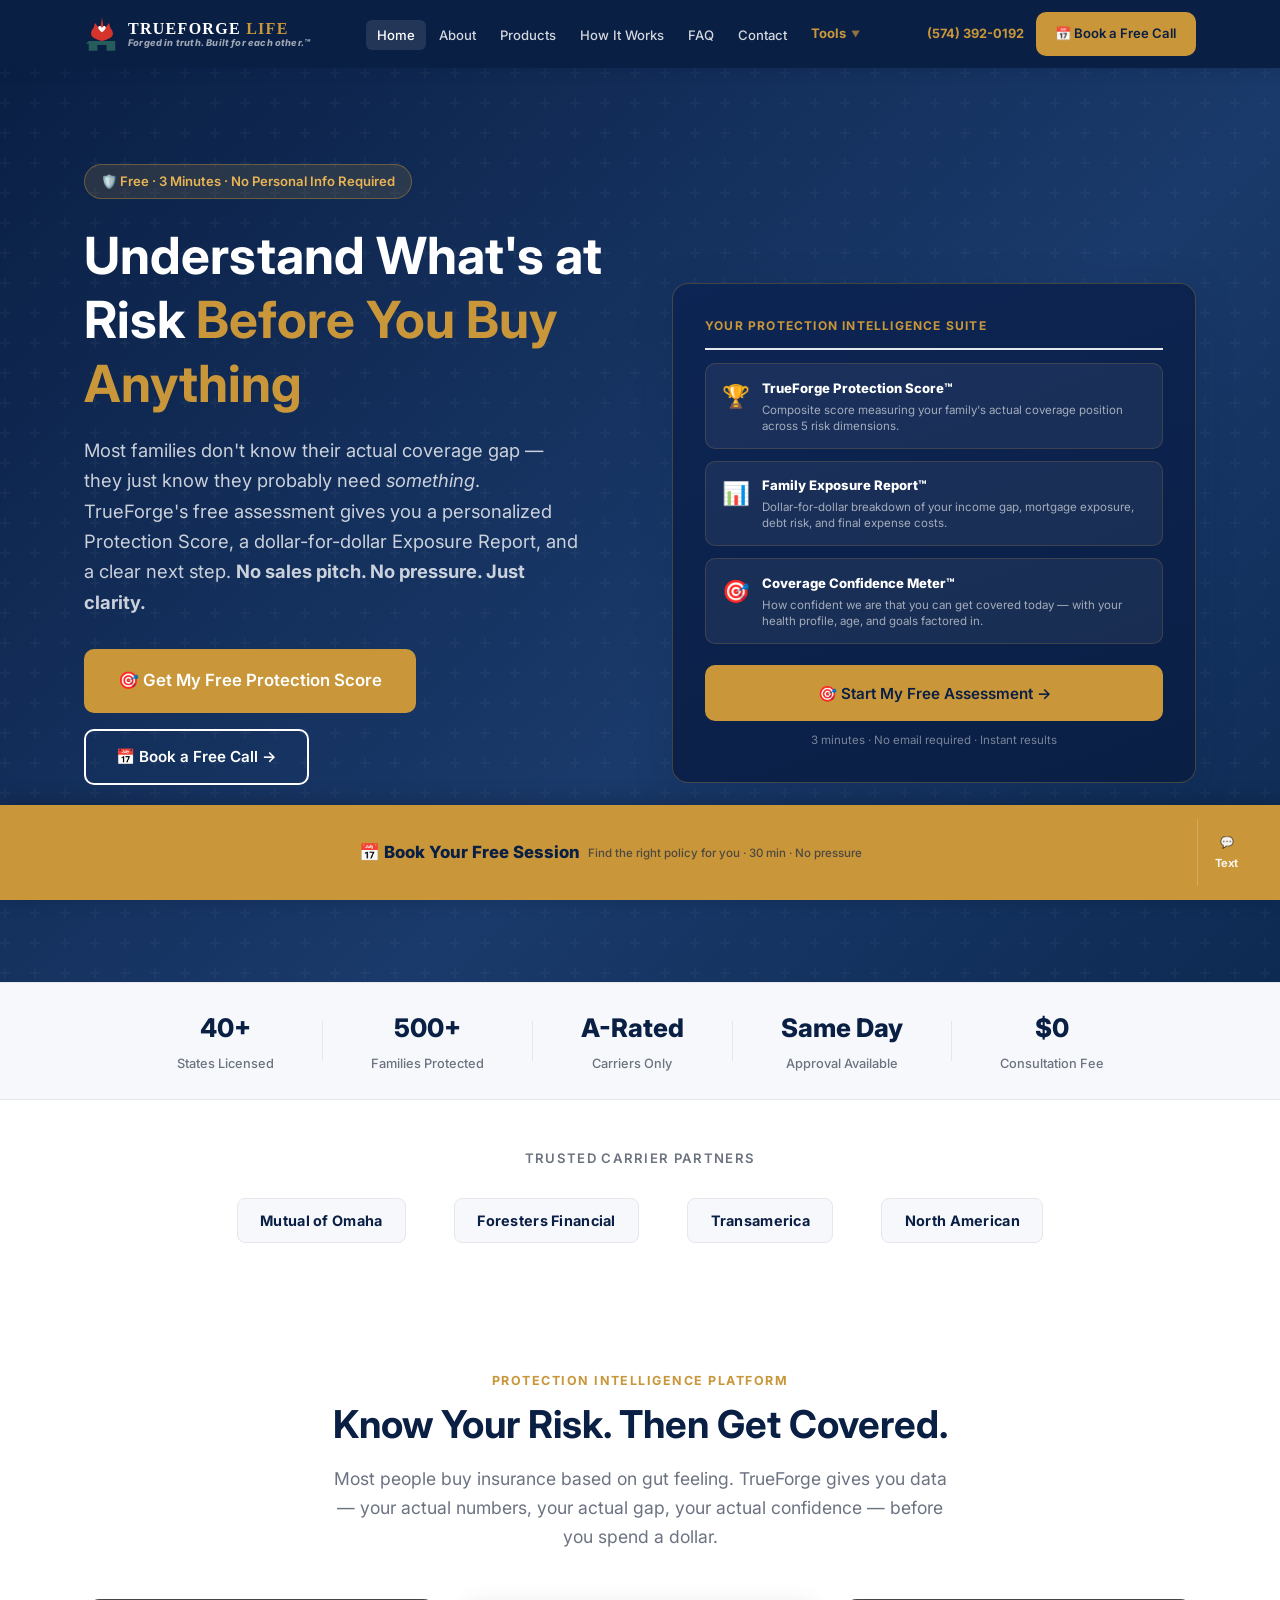
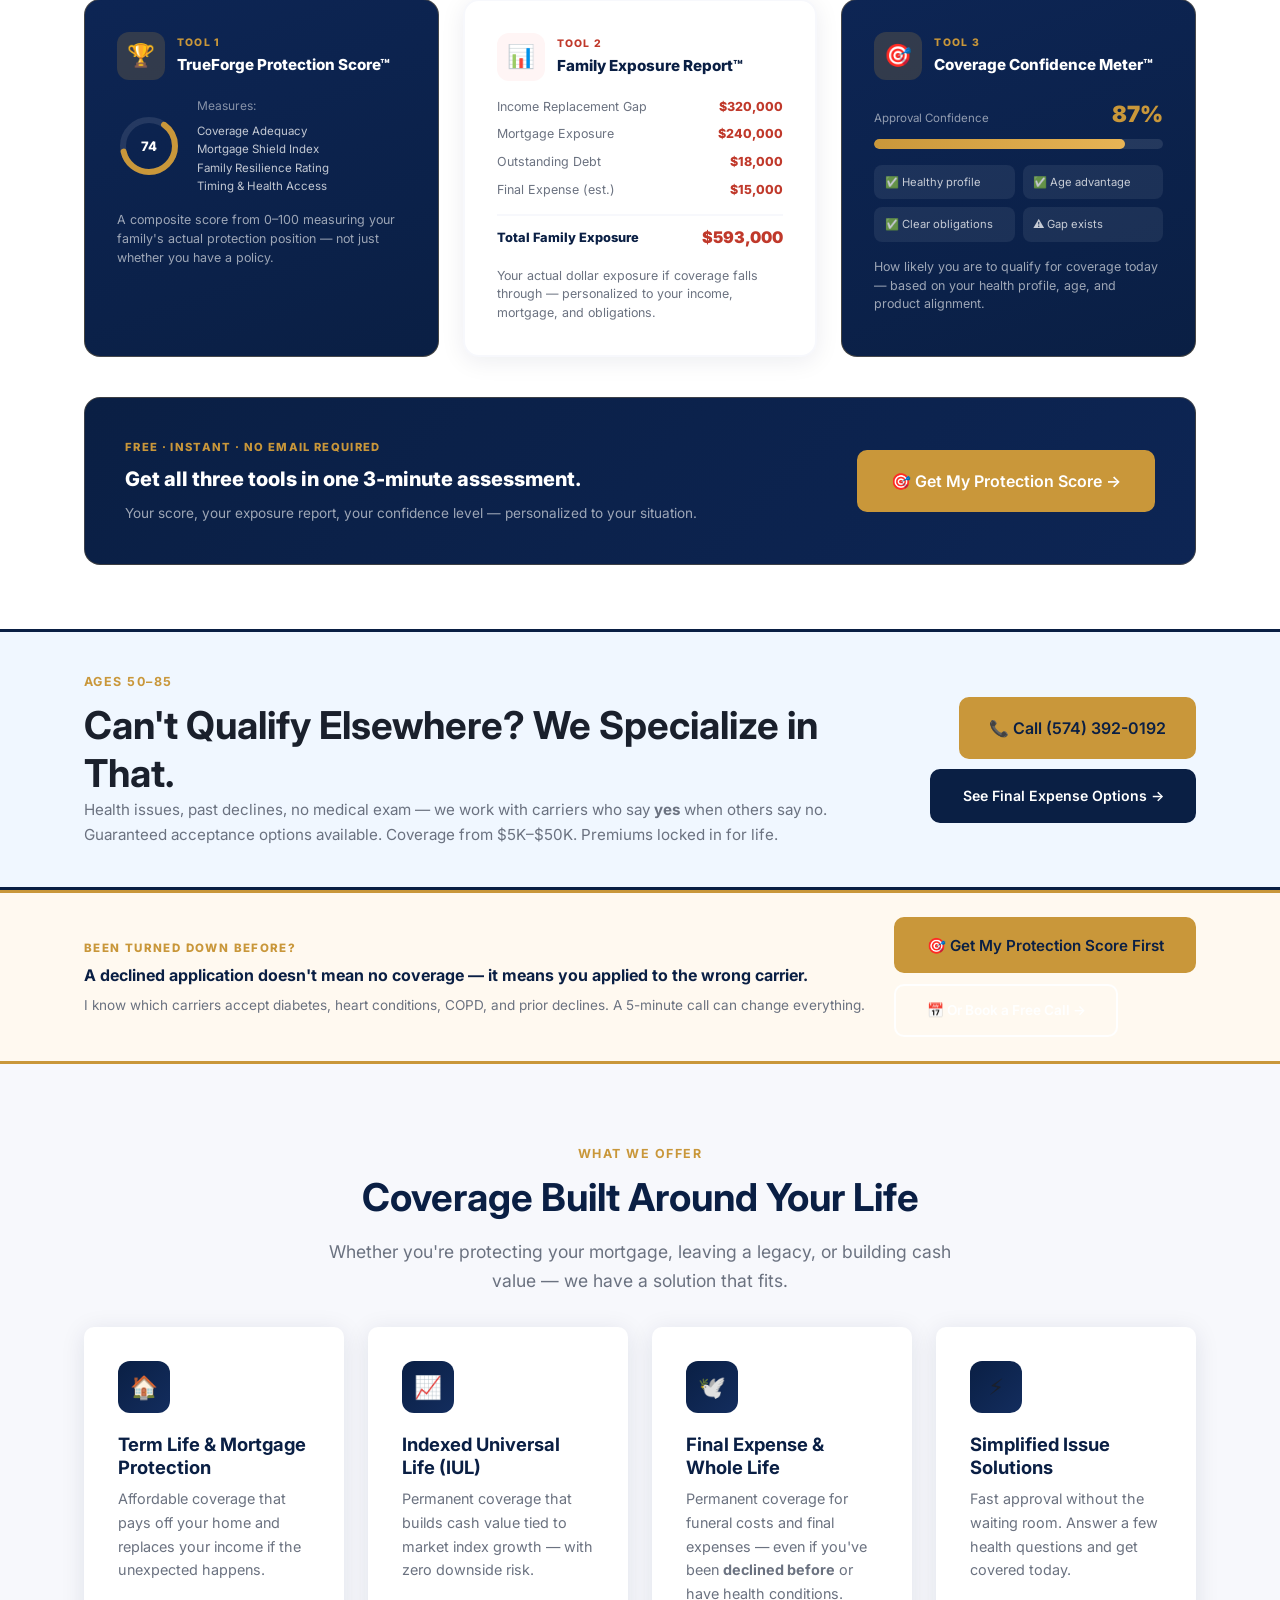
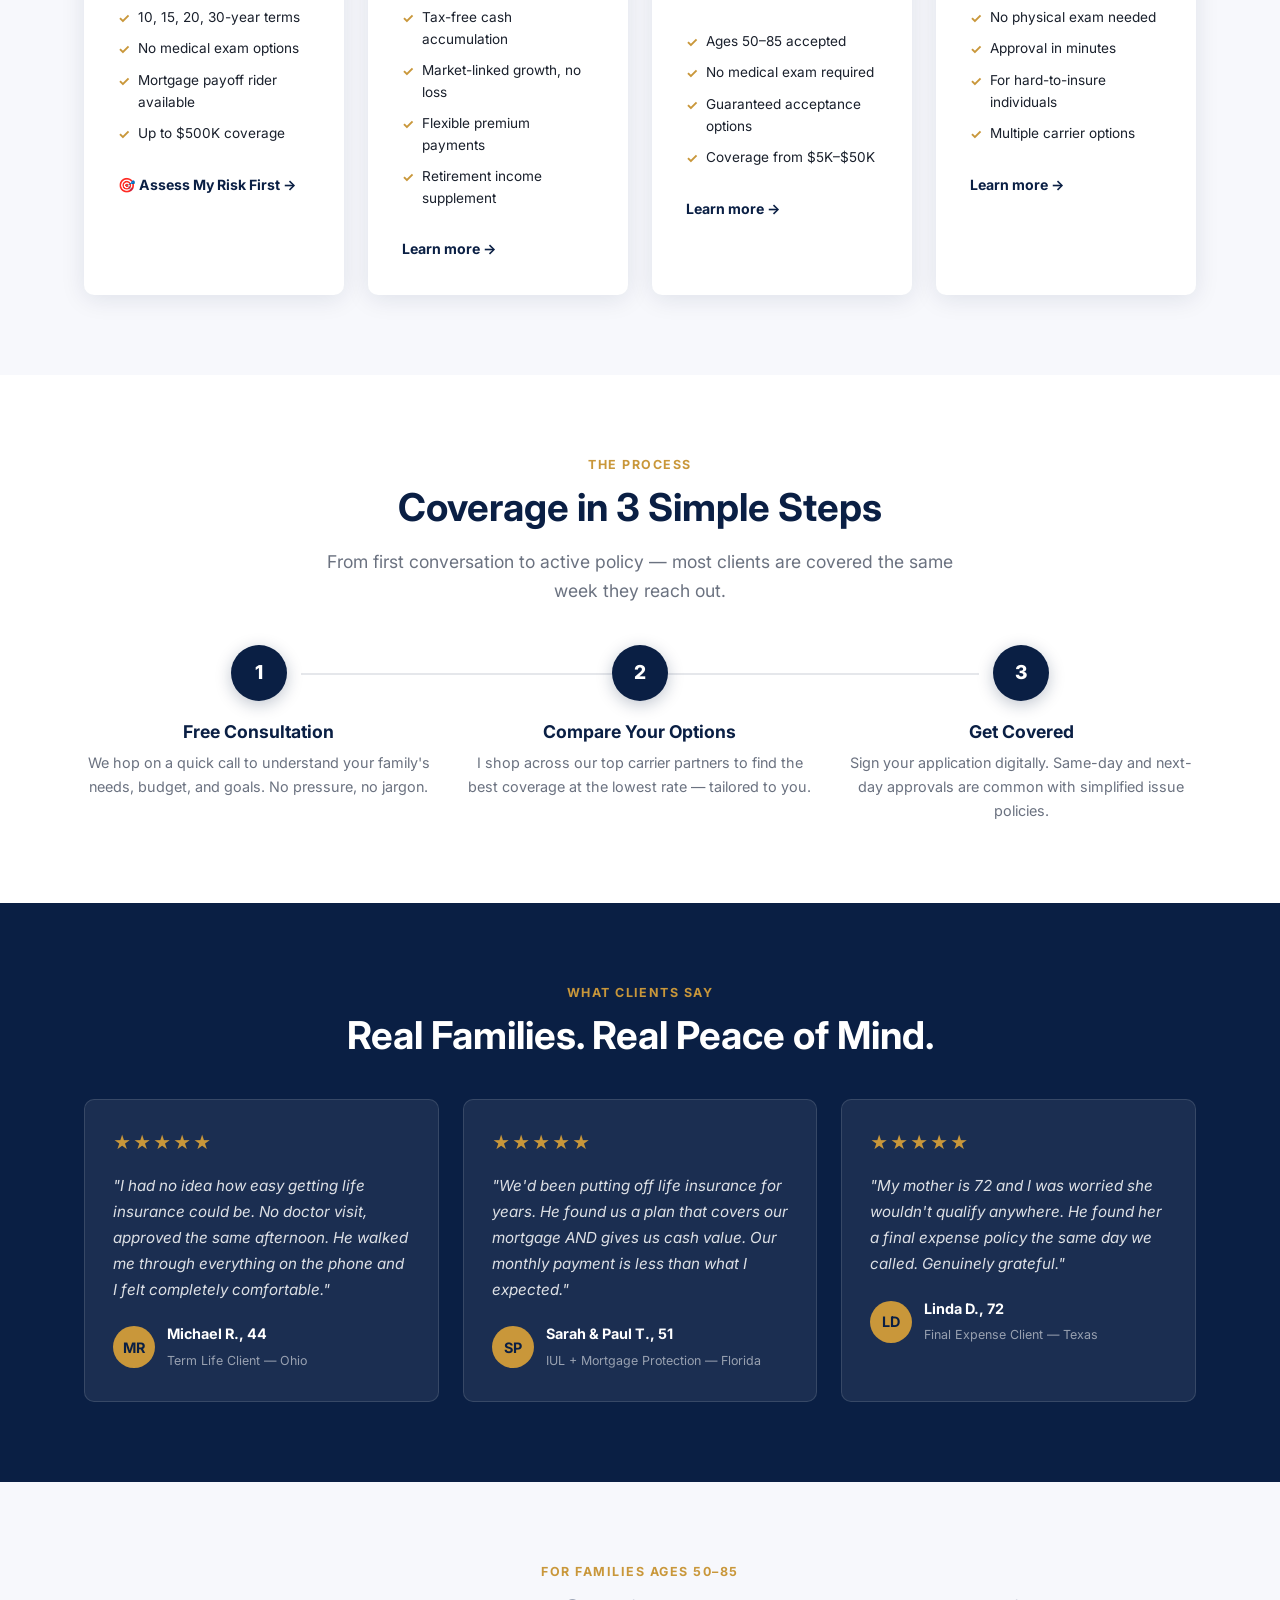
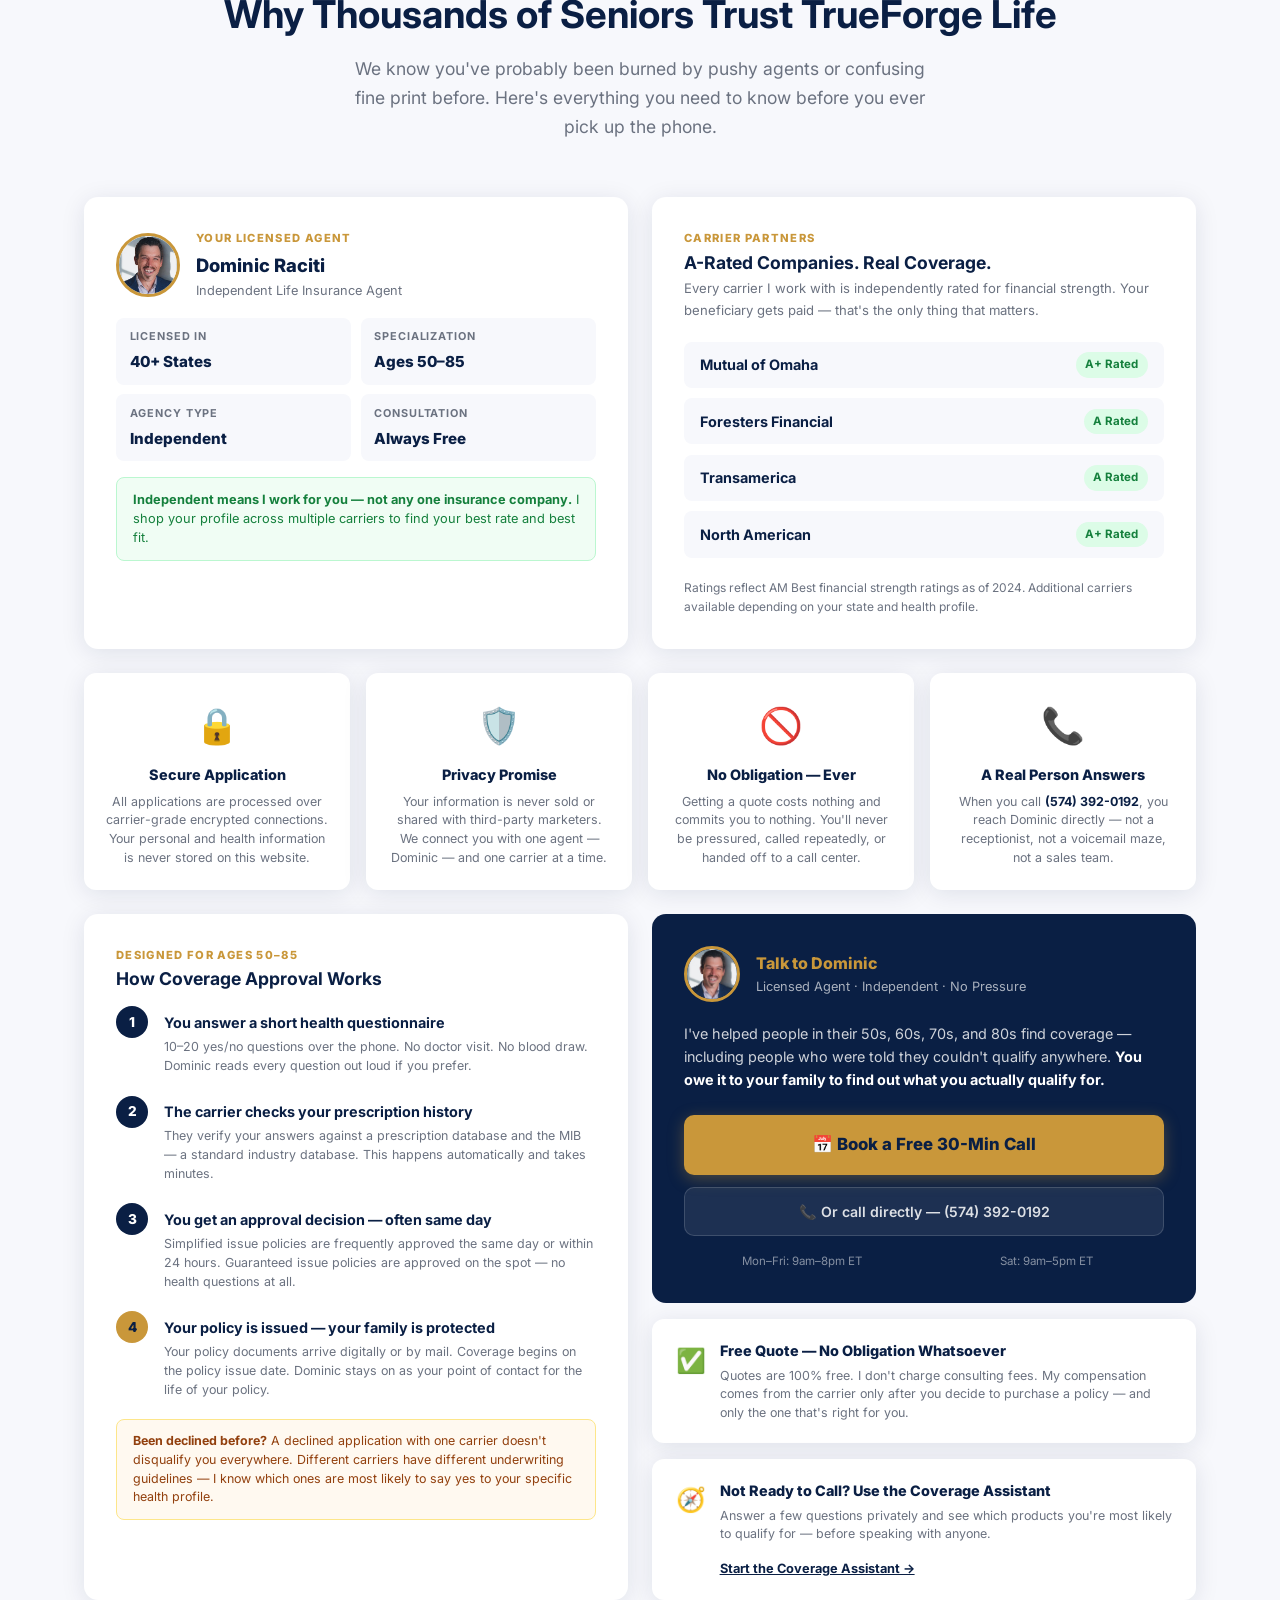
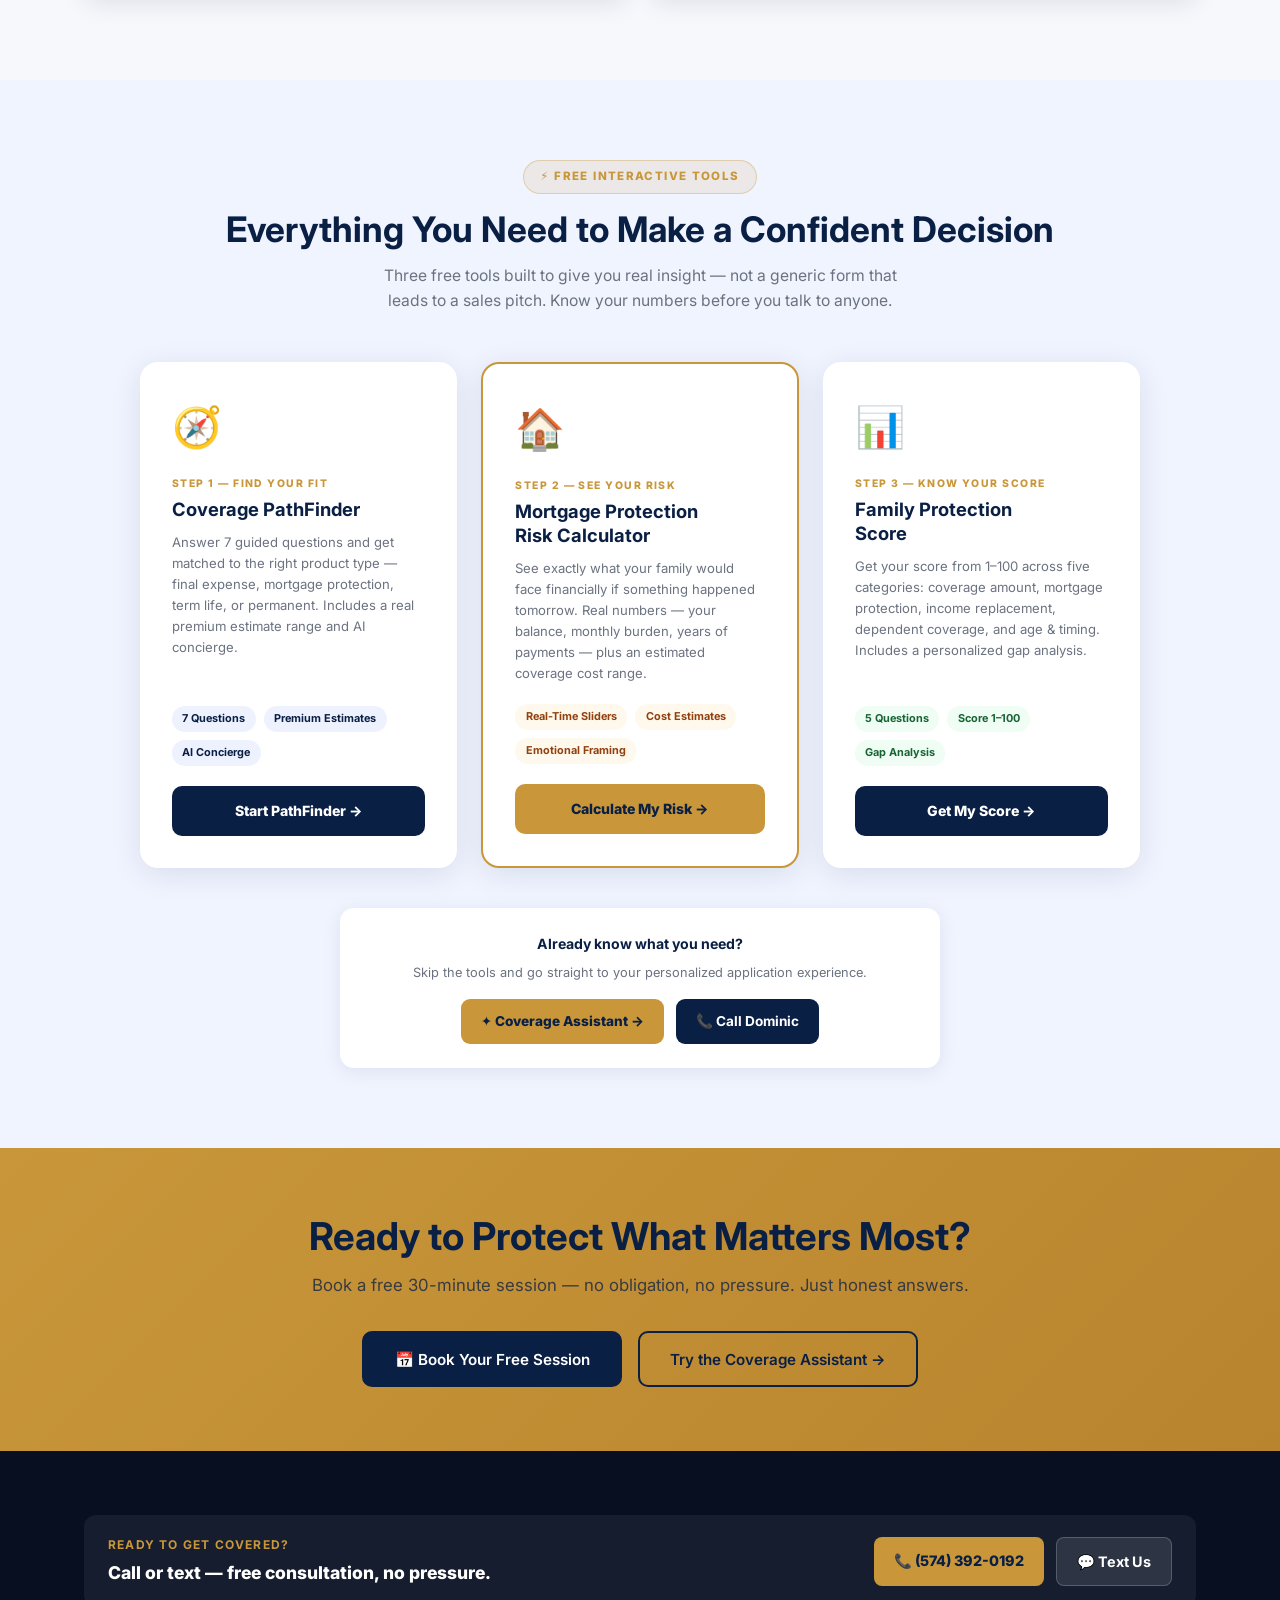
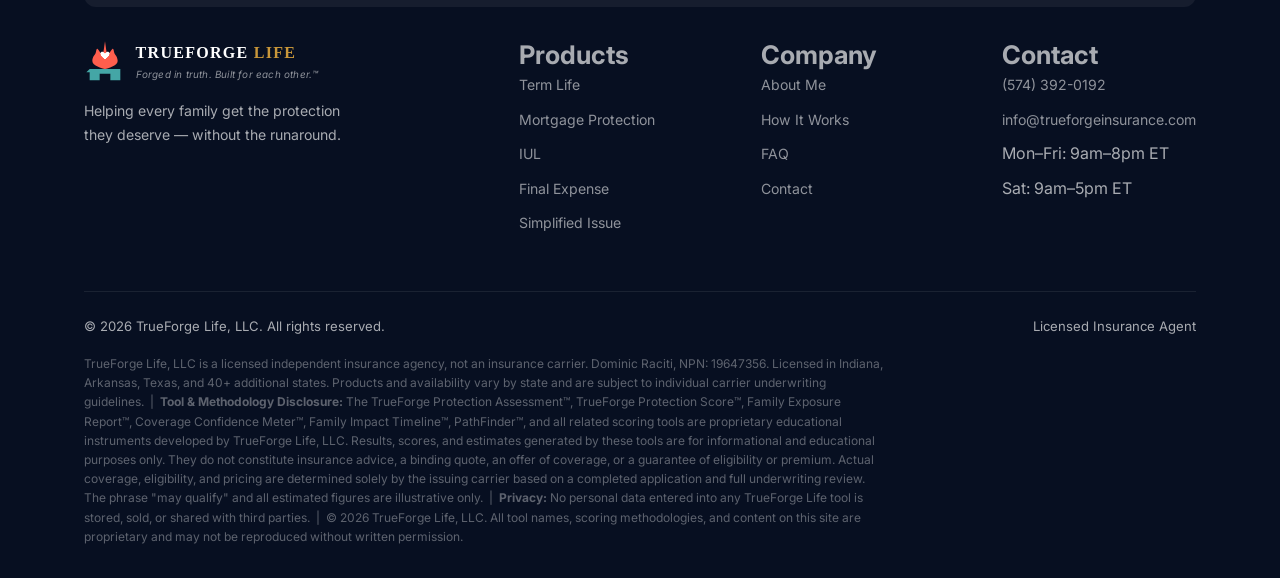
<file: index.html>
<!DOCTYPE html>
<html lang="en">
<head>
<!-- Google tag (gtag.js) -->
<script async src="https://www.googletagmanager.com/gtag/js?id=AW-18230549825"></script>
<script>
  window.dataLayer = window.dataLayer || [];
  function gtag(){dataLayer.push(arguments);}
  gtag('js', new Date());
  gtag('config', 'AW-18230549825');
</script>
  <meta charset="UTF-8" />
  <link rel="icon" type="image/svg+xml" href="images/logo-icon.svg" />
  <meta name="viewport" content="width=device-width, initial-scale=1.0" />
  <title>TrueForge Life — Life & Mortgage Protection for Families</title>
  <meta name="description" content="Get your free TrueForge Protection Score™ in 3 minutes. Know your coverage gap, family exposure, and confidence before you buy. Licensed in 40+ states." />
  <link rel="preconnect" href="https://fonts.googleapis.com" />
  <link rel="preconnect" href="https://fonts.gstatic.com" crossorigin />
  <link rel="preload" as="style" href="https://fonts.googleapis.com/css2?family=Inter:wght@400;500;600;700;800&display=swap" />
  <link rel="stylesheet" href="https://fonts.googleapis.com/css2?family=Inter:wght@400;500;600;700;800&display=swap" media="print" onload="this.media='all'" />
  <noscript><link rel="stylesheet" href="https://fonts.googleapis.com/css2?family=Inter:wght@400;500;600;700;800&display=swap" /></noscript>
  <link rel="stylesheet" href="css/styles.css" />
  <!-- SEO: Canonical -->
    <meta name="geo.region" content="US-IN" />
  <meta name="geo.placename" content="Indiana" />
  <meta name="ICBM" content="41.6764, -86.2520" />
    <meta name="robots" content="index, follow" />
  <link rel="canonical" href="https://trueforgeinsurance.com/" />
  <!-- SEO: Open Graph -->
  <meta property="og:type" content="website" />
  <meta property="og:title" content="TrueForge Life — Life & Mortgage Protection for Families" />
  <meta property="og:description" content="Free Protection Score, Family Exposure Report, and Coverage Confidence Meter in one 3-minute assessment. Expert life &amp; mortgage insurance guidance. Licensed in 40+ states." />
  <meta property="og:url" content="https://trueforgeinsurance.com/" />
  <meta property="og:image" content="https://trueforgeinsurance.com/images/agent-photo.jpg" />
  <meta property="og:site_name" content="TrueForge Life" />
  <!-- SEO: Schema.org LocalBusiness -->
  <script type="application/ld+json">
  {
    "@context": "https://schema.org",
    "@type": "InsuranceAgency",
    "name": "TrueForge Life",
    "url": "https://trueforgeinsurance.com",
    "telephone": "+15743920192",
    "email": "info@trueforgeinsurance.com",
    "description": "Independent life insurance agency specializing in term life, mortgage protection, IUL, and final expense coverage for families across 40+ states.",
    "address": {
      "@type": "PostalAddress",
      "addressRegion": "IN",
      "addressCountry": "US"
    },
    "areaServed": "US",
    "priceRange": "Free Consultation",
    "openingHours": ["Mo-Fr 09:00-20:00", "Sa 09:00-17:00"],
    "founder": {
      "@type": "Person",
      "name": "Dominic Raciti",
      "telephone": "+15743920192"
    }
  }
  </script>
  <meta name="twitter:card" content="summary_large_image" />
  <meta name="twitter:title" content="TrueForge Life — Life & Mortgage Protection for Families" />
  <meta name="twitter:description" content="Free Protection Score, Family Exposure Report, and Coverage Confidence Meter in one 3-minute assessment. Expert life &amp; mortgage insurance guidance. Licensed in 40+ states." />
  <meta name="twitter:image" content="https://trueforgeinsurance.com/images/agent-photo.jpg" />
<style>
@media(max-width:900px){
  .platform-grid-3col{grid-template-columns:1fr 1fr !important;}
}
@media(max-width:600px){
  .platform-grid-3col{grid-template-columns:1fr !important;}
}
</style>
</head>
<body>

<!-- ===== NAV ===== -->
<nav class="nav">
  <div class="container nav-inner">
    <a href="index.html" class="nav-logo-text" style="display:flex;align-items:center;gap:0.5rem;text-decoration:none;">
      <img src="images/logo-icon.svg" alt="TrueForge Life logo" height="38" width="36" style="display:block;flex-shrink:0;" />
      <span style="display:flex;flex-direction:column;line-height:1.1;">
        <span style="font-family:Georgia,serif;font-weight:700;font-size:1rem;letter-spacing:0.08em;color:#fff;">TRUEFORGE <span style="color:var(--gold)">LIFE</span></span>
        <span style="font-size:0.58rem;font-style:italic;color:rgba(255,255,255,0.6);letter-spacing:0.02em;">Forged in truth. Built for each other.&#8482;</span>
      </span>
    </a>
    <button class="hamburger" aria-label="Menu">
      <span></span><span></span><span></span>
    </button>
    <ul class="nav-links">
      <li><a href="index.html">Home</a></li>
      <li><a href="about.html">About</a></li>
      <li><a href="products.html">Products</a></li>
      <li><a href="how-it-works.html">How It Works</a></li>
      <li><a href="faq.html">FAQ</a></li>
      <li><a href="contact.html">Contact</a></li>
      <li>
        <a href="assess.html" class="nav-dropdown-toggle" style="color:var(--gold);font-weight:700;">
          Tools <span class="caret">▼</span>
        </a>
        <div class="nav-dropdown">
          <a href="assess.html">
            <span class="dd-icon" style="background:#fff8ee;">🎯</span>
            <span class="dd-text">
              <span class="dd-title">Assess My Risk</span>
              <span class="dd-sub">Get your Protection Score™</span>
            </span>
          </a>
          <a href="enroll.html">
            <span class="dd-icon" style="background:#f0f4ff;">✦</span>
            <span class="dd-text">
              <span class="dd-title">Coverage Assistant</span>
              <span class="dd-sub">Find the right product</span>
            </span>
          </a>
          <a href="family-impact.html">
            <span class="dd-icon" style="background:#f0fff4;">📅</span>
            <span class="dd-text">
              <span class="dd-title">Family Impact Timeline</span>
              <span class="dd-sub">See what's at stake</span>
            </span>
          </a>
          <div class="nav-dropdown-divider"></div>
          <a href="pathfinder.html">
            <span class="dd-icon" style="background:#fff8ee;">✦</span>
            <span class="dd-text">
              <span class="dd-title">PathFinder</span>
              <span class="dd-sub">Coverage quiz & guidance</span>
            </span>
          </a>
          <a href="mortgage-calculator.html">
            <span class="dd-icon" style="background:#f5f0ff;">🏠</span>
            <span class="dd-text">
              <span class="dd-title">Mortgage Calculator</span>
              <span class="dd-sub">Estimate your coverage need</span>
            </span>
          </a>
          <a href="protection-score.html">
            <span class="dd-icon" style="background:#fff0f0;">🏆</span>
            <span class="dd-text">
              <span class="dd-title">Protection Score</span>
              <span class="dd-sub">Learn about your score</span>
            </span>
          </a>
        </div>
      </li>
    </ul>
    <div class="nav-cta">
      <a href="tel:+15743920192" class="nav-phone" style="font-size:0.8rem;">(574) 392-0192</a>
      <a href="https://calendly.com/dominic-trueforgeinsurance/30min" class="btn btn-primary" target="_blank" rel="noopener" style="font-size:0.82rem;padding:0.55rem 1.1rem;white-space:nowrap;">📅 Book a Free Call</a>
    </div>
  </div>
</nav>

<!-- ===== HERO ===== -->
<section class="hero">
  <div class="container hero-inner">
    <div class="hero-content">
      <div class="hero-badge">🛡️ Free · 3 Minutes · No Personal Info Required</div>
      <h1>Understand What's at Risk <span>Before You Buy Anything</span></h1>
      <p class="hero-sub">Most families don't know their actual coverage gap — they just know they probably need <em>something</em>. TrueForge's free assessment gives you a personalized Protection Score, a dollar-for-dollar Exposure Report, and a clear next step. <strong>No sales pitch. No pressure. Just clarity.</strong></p>
      <div class="hero-actions">
        <a href="assess.html" class="btn btn-primary" style="font-size:1.05rem;padding:1rem 2rem;background:var(--gold);color:#fff;border-color:var(--gold);">🎯 Get My Free Protection Score</a>
        <a href="https://calendly.com/dominic-trueforgeinsurance/30min" class="btn btn-outline" target="_blank" rel="noopener">📅 Book a Free Call →</a>
      </div>
      <div class="hero-trust">
        <div class="hero-trust-item"><span class="icon">✓</span> Instant results</div>
        <div class="hero-trust-item"><span class="icon">✓</span> No sign-up needed</div>
        <div class="hero-trust-item"><span class="icon">✓</span> Trusted by 500+ families</div>
        <div class="hero-trust-item"><span class="icon">✓</span> 100% free guidance</div>
      </div>
    </div>
    <div class="hero-card" style="background:linear-gradient(160deg,#0d2554 0%,#0a1f44 100%);border:1px solid rgba(201,151,58,.3);">
      <div class="hero-card-title" style="color:var(--gold);font-size:0.75rem;text-transform:uppercase;letter-spacing:0.1em;margin-bottom:0.85rem;">Your Protection Intelligence Suite</div>
      <div style="display:flex;flex-direction:column;gap:0.75rem;margin-bottom:1.35rem;">
        <div style="background:rgba(255,255,255,0.06);border:1px solid rgba(201,151,58,.2);border-radius:10px;padding:0.85rem 1rem;display:flex;align-items:flex-start;gap:0.75rem;">
          <div style="font-size:1.4rem;flex-shrink:0;">🏆</div>
          <div>
            <div style="font-size:0.82rem;font-weight:800;color:#fff;margin-bottom:0.15rem;">TrueForge Protection Score™</div>
            <div style="font-size:0.72rem;color:rgba(255,255,255,0.6);line-height:1.4;">Composite score measuring your family's actual coverage position across 5 risk dimensions.</div>
          </div>
        </div>
        <div style="background:rgba(255,255,255,0.06);border:1px solid rgba(201,151,58,.2);border-radius:10px;padding:0.85rem 1rem;display:flex;align-items:flex-start;gap:0.75rem;">
          <div style="font-size:1.4rem;flex-shrink:0;">📊</div>
          <div>
            <div style="font-size:0.82rem;font-weight:800;color:#fff;margin-bottom:0.15rem;">Family Exposure Report™</div>
            <div style="font-size:0.72rem;color:rgba(255,255,255,0.6);line-height:1.4;">Dollar-for-dollar breakdown of your income gap, mortgage exposure, debt risk, and final expense costs.</div>
          </div>
        </div>
        <div style="background:rgba(255,255,255,0.06);border:1px solid rgba(201,151,58,.2);border-radius:10px;padding:0.85rem 1rem;display:flex;align-items:flex-start;gap:0.75rem;">
          <div style="font-size:1.4rem;flex-shrink:0;">🎯</div>
          <div>
            <div style="font-size:0.82rem;font-weight:800;color:#fff;margin-bottom:0.15rem;">Coverage Confidence Meter™</div>
            <div style="font-size:0.72rem;color:rgba(255,255,255,0.6);line-height:1.4;">How confident we are that you can get covered today — with your health profile, age, and goals factored in.</div>
          </div>
        </div>
      </div>
      <a href="assess.html" class="btn btn-primary" style="width:100%;justify-content:center;font-size:0.95rem;background:var(--gold);border-color:var(--gold);">🎯 Start My Free Assessment →</a>
      <p style="text-align:center;font-size:0.72rem;color:rgba(255,255,255,0.45);margin-top:0.6rem;margin-bottom:0;">3 minutes · No email required · Instant results</p>
    </div>
  </div>
</section>

<!-- ===== TRUST BAR ===== -->
<div class="trust-bar">
  <div class="container trust-bar-inner">
    <div class="trust-stat"><strong>40+</strong><span>States Licensed</span></div>
    <div class="trust-divider"></div>
    <div class="trust-stat"><strong>500+</strong><span>Families Protected</span></div>
    <div class="trust-divider"></div>
    <div class="trust-stat"><strong>A-Rated</strong><span>Carriers Only</span></div>
    <div class="trust-divider"></div>
    <div class="trust-stat"><strong>Same Day</strong><span>Approval Available</span></div>
    <div class="trust-divider"></div>
    <div class="trust-stat"><strong>$0</strong><span>Consultation Fee</span></div>
  </div>
</div>

<!-- ===== CARRIERS ===== -->
<div class="carriers">
  <div class="container">
    <p class="carriers-title">Trusted carrier partners</p>
    <div class="carriers-logos">
      <div class="carrier-badge">Mutual of Omaha</div>
      <div class="carrier-badge">Foresters Financial</div>
      <div class="carrier-badge">Transamerica</div>
      <div class="carrier-badge">North American</div>
    </div>
  </div>
</div>



<!-- ===== PLATFORM SHOWCASE ===== -->
<section style="background:#fff;padding:5rem 0 4rem;">
  <div class="container">
    <div class="text-center" style="margin-bottom:3rem;">
      <div class="section-label">Protection Intelligence Platform</div>
      <h2 class="section-title">Know Your Risk. Then Get Covered.</h2>
      <p class="section-subtitle" style="max-width:620px;margin:0 auto;">Most people buy insurance based on gut feeling. TrueForge gives you data — your actual numbers, your actual gap, your actual confidence — before you spend a dollar.</p>
    </div>
    <div class="platform-grid-3col" style="display:grid;grid-template-columns:repeat(3,1fr);gap:1.5rem;margin-bottom:2.5rem;">

      <!-- Score Card -->
      <div style="background:linear-gradient(160deg,#0d2554,#0a1f44);border-radius:16px;padding:2rem;border:1px solid rgba(201,151,58,.3);display:flex;flex-direction:column;gap:1rem;">
        <div style="display:flex;align-items:center;gap:0.75rem;">
          <div style="width:48px;height:48px;background:rgba(201,151,58,.2);border-radius:12px;display:flex;align-items:center;justify-content:center;font-size:1.4rem;flex-shrink:0;">🏆</div>
          <div>
            <div style="font-size:0.65rem;font-weight:800;letter-spacing:0.12em;text-transform:uppercase;color:var(--gold);">Tool 1</div>
            <div style="font-size:0.95rem;font-weight:800;color:#fff;">TrueForge Protection Score™</div>
          </div>
        </div>
        <!-- Mini score ring visual -->
        <div style="display:flex;align-items:center;gap:1rem;">
          <svg width="64" height="64" viewBox="0 0 64 64" style="flex-shrink:0;">
            <circle cx="32" cy="32" r="26" fill="none" stroke="rgba(255,255,255,0.1)" stroke-width="6"/>
            <circle cx="32" cy="32" r="26" fill="none" stroke="var(--gold)" stroke-width="6" stroke-dasharray="100 63" stroke-dashoffset="-16" stroke-linecap="round" transform="rotate(-90 32 32)"/>
            <text x="32" y="37" text-anchor="middle" fill="#fff" font-size="13" font-weight="800" font-family="Inter,sans-serif">74</text>
          </svg>
          <div>
            <div style="font-size:0.75rem;color:rgba(255,255,255,0.5);margin-bottom:0.4rem;">Measures:</div>
            <div style="font-size:0.72rem;color:rgba(255,255,255,0.75);line-height:1.6;">Coverage Adequacy<br>Mortgage Shield Index<br>Family Resilience Rating<br>Timing &amp; Health Access</div>
          </div>
        </div>
        <p style="font-size:0.78rem;color:rgba(255,255,255,0.6);line-height:1.5;margin:0;">A composite score from 0–100 measuring your family's actual protection position — not just whether you have a policy.</p>
      </div>

      <!-- Exposure Report Card -->
      <div style="background:#fff;border-radius:16px;padding:2rem;border:2px solid var(--off-white);box-shadow:0 4px 24px rgba(10,31,68,0.08);display:flex;flex-direction:column;gap:1rem;">
        <div style="display:flex;align-items:center;gap:0.75rem;">
          <div style="width:48px;height:48px;background:#fff5f5;border-radius:12px;display:flex;align-items:center;justify-content:center;font-size:1.4rem;flex-shrink:0;">📊</div>
          <div>
            <div style="font-size:0.65rem;font-weight:800;letter-spacing:0.12em;text-transform:uppercase;color:#c0392b;">Tool 2</div>
            <div style="font-size:0.95rem;font-weight:800;color:var(--navy);">Family Exposure Report™</div>
          </div>
        </div>
        <div style="display:flex;flex-direction:column;gap:0.45rem;">
          <div style="display:flex;justify-content:space-between;align-items:center;font-size:0.78rem;">
            <span style="color:var(--gray);">Income Replacement Gap</span>
            <span style="font-weight:800;color:#c0392b;">$320,000</span>
          </div>
          <div style="display:flex;justify-content:space-between;align-items:center;font-size:0.78rem;">
            <span style="color:var(--gray);">Mortgage Exposure</span>
            <span style="font-weight:800;color:#c0392b;">$240,000</span>
          </div>
          <div style="display:flex;justify-content:space-between;align-items:center;font-size:0.78rem;">
            <span style="color:var(--gray);">Outstanding Debt</span>
            <span style="font-weight:800;color:#c0392b;">$18,000</span>
          </div>
          <div style="display:flex;justify-content:space-between;align-items:center;font-size:0.78rem;">
            <span style="color:var(--gray);">Final Expense (est.)</span>
            <span style="font-weight:800;color:#c0392b;">$15,000</span>
          </div>
          <div style="border-top:2px solid var(--off-white);margin-top:0.4rem;padding-top:0.5rem;display:flex;justify-content:space-between;align-items:center;">
            <span style="font-size:0.8rem;font-weight:800;color:var(--navy);">Total Family Exposure</span>
            <span style="font-size:1rem;font-weight:900;color:#c0392b;">$593,000</span>
          </div>
        </div>
        <p style="font-size:0.78rem;color:var(--gray);line-height:1.5;margin:0;">Your actual dollar exposure if coverage falls through — personalized to your income, mortgage, and obligations.</p>
      </div>

      <!-- Confidence Meter Card -->
      <div style="background:linear-gradient(160deg,#0d2554,#0a1f44);border-radius:16px;padding:2rem;border:1px solid rgba(201,151,58,.3);display:flex;flex-direction:column;gap:1rem;">
        <div style="display:flex;align-items:center;gap:0.75rem;">
          <div style="width:48px;height:48px;background:rgba(201,151,58,.2);border-radius:12px;display:flex;align-items:center;justify-content:center;font-size:1.4rem;flex-shrink:0;">🎯</div>
          <div>
            <div style="font-size:0.65rem;font-weight:800;letter-spacing:0.12em;text-transform:uppercase;color:var(--gold);">Tool 3</div>
            <div style="font-size:0.95rem;font-weight:800;color:#fff;">Coverage Confidence Meter™</div>
          </div>
        </div>
        <!-- Mini confidence bar -->
        <div>
          <div style="display:flex;justify-content:space-between;align-items:baseline;margin-bottom:0.4rem;">
            <span style="font-size:0.72rem;color:rgba(255,255,255,0.55);">Approval Confidence</span>
            <span style="font-size:1.4rem;font-weight:900;color:var(--gold);">87%</span>
          </div>
          <div style="height:10px;background:rgba(255,255,255,0.1);border-radius:5px;overflow:hidden;">
            <div style="height:100%;width:87%;background:linear-gradient(90deg,var(--gold),var(--gold-light));border-radius:5px;"></div>
          </div>
        </div>
        <div style="display:grid;grid-template-columns:1fr 1fr;gap:0.5rem;">
          <div style="background:rgba(255,255,255,0.07);border-radius:8px;padding:0.5rem 0.65rem;font-size:0.7rem;color:rgba(255,255,255,0.75);">✅ Healthy profile</div>
          <div style="background:rgba(255,255,255,0.07);border-radius:8px;padding:0.5rem 0.65rem;font-size:0.7rem;color:rgba(255,255,255,0.75);">✅ Age advantage</div>
          <div style="background:rgba(255,255,255,0.07);border-radius:8px;padding:0.5rem 0.65rem;font-size:0.7rem;color:rgba(255,255,255,0.75);">✅ Clear obligations</div>
          <div style="background:rgba(255,255,255,0.07);border-radius:8px;padding:0.5rem 0.65rem;font-size:0.7rem;color:rgba(255,255,255,0.75);">⚠️ Gap exists</div>
        </div>
        <p style="font-size:0.78rem;color:rgba(255,255,255,0.6);line-height:1.5;margin:0;">How likely you are to qualify for coverage today — based on your health profile, age, and product alignment.</p>
      </div>
    </div>

    <!-- Bottom CTA bar -->
    <div style="background:linear-gradient(135deg,#0a1f44,#0d2554);border-radius:16px;padding:2.5rem;display:flex;align-items:center;justify-content:space-between;flex-wrap:wrap;gap:1.5rem;border:1px solid rgba(201,151,58,.25);">
      <div>
        <div style="font-size:0.7rem;font-weight:800;letter-spacing:0.12em;text-transform:uppercase;color:var(--gold);margin-bottom:0.4rem;">Free · Instant · No Email Required</div>
        <div style="font-size:1.25rem;font-weight:800;color:#fff;margin-bottom:0.4rem;">Get all three tools in one 3-minute assessment.</div>
        <div style="font-size:0.85rem;color:rgba(255,255,255,0.6);">Your score, your exposure report, your confidence level — personalized to your situation.</div>
      </div>
      <a href="assess.html" class="btn btn-primary" style="background:var(--gold);border-color:var(--gold);color:#fff;font-size:1rem;padding:1rem 2rem;white-space:nowrap;flex-shrink:0;">🎯 Get My Protection Score →</a>
    </div>
  </div>
</section>

<!-- ===== SENIOR CALLOUT BAND ===== -->
<div class="senior-band">
  <div class="container senior-band-inner">
    <div>
      <div class="section-label">Ages 50–85</div>
      <h2>Can't Qualify Elsewhere? We Specialize in That.</h2>
      <p>Health issues, past declines, no medical exam — we work with carriers who say <strong>yes</strong> when others say no. Guaranteed acceptance options available. Coverage from $5K–$50K. Premiums locked in for life.</p>
    </div>
    <div class="senior-band-ctas">
      <a href="tel:+15743920192" class="btn btn-primary" style="font-size:1rem;padding:1rem 1.75rem;">📞 Call (574) 392-0192</a>
      <a href="products.html#final-expense" class="btn btn-navy" style="font-size:0.88rem;">See Final Expense Options →</a>
    </div>
  </div>
</div>


<!-- ===== DECLINED BEFORE BAND ===== -->
<div style="background:#fff9f0;border-top:3px solid var(--gold);border-bottom:3px solid var(--gold);padding:1.5rem 0;">
  <div class="container" style="display:flex;align-items:center;justify-content:space-between;flex-wrap:wrap;gap:1.25rem;">
    <div>
      <div style="font-size:0.72rem;font-weight:800;letter-spacing:0.12em;text-transform:uppercase;color:var(--gold);margin-bottom:0.3rem;">Been Turned Down Before?</div>
      <p style="margin:0;font-size:1rem;font-weight:700;color:var(--navy);">A declined application doesn't mean no coverage — it means you applied to the wrong carrier.</p>
      <p style="margin:0.3rem 0 0;font-size:0.85rem;color:var(--gray);">I know which carriers accept diabetes, heart conditions, COPD, and prior declines. A 5-minute call can change everything.</p>
    </div>
    <div style="display:flex;flex-direction:column;gap:0.65rem;align-items:flex-start;flex-shrink:0;"><a href="assess.html" class="btn btn-primary" style="white-space:nowrap;">🎯 Get My Protection Score First</a><a href="https://calendly.com/dominic-trueforgeinsurance/30min" class="btn btn-outline" target="_blank" rel="noopener" style="white-space:nowrap;font-size:0.85rem;">📅 Or Book a Free Call →</a></div>
  </div>
</div>

<!-- ===== PRODUCTS ===== -->
<section class="products">
  <div class="container">
    <div class="text-center">
      <div class="section-label">What We Offer</div>
      <h2 class="section-title">Coverage Built Around Your Life</h2>
      <p class="section-subtitle">Whether you're protecting your mortgage, leaving a legacy, or building cash value — we have a solution that fits.</p>
    </div>
    <div class="products-grid">
      <a href="assess.html" class="product-card">
        <div class="product-icon">🏠</div>
        <h3>Term Life & Mortgage Protection</h3>
        <p>Affordable coverage that pays off your home and replaces your income if the unexpected happens.</p>
        <ul class="product-features">
          <li>10, 15, 20, 30-year terms</li>
          <li>No medical exam options</li>
          <li>Mortgage payoff rider available</li>
          <li>Up to $500K coverage</li>
        </ul>
        <div class="product-link">🎯 Assess My Risk First →</div>
      </a>
      <a href="products.html#iul" class="product-card">
        <div class="product-icon">📈</div>
        <h3>Indexed Universal Life (IUL)</h3>
        <p>Permanent coverage that builds cash value tied to market index growth — with zero downside risk.</p>
        <ul class="product-features">
          <li>Tax-free cash accumulation</li>
          <li>Market-linked growth, no loss</li>
          <li>Flexible premium payments</li>
          <li>Retirement income supplement</li>
        </ul>
        <div class="product-link">Learn more →</div>
      </a>
      <a href="products.html#final-expense" class="product-card">
        <div class="product-icon">🕊️</div>
        <h3>Final Expense & Whole Life</h3>
        <p>Permanent coverage for funeral costs and final expenses — even if you've been <strong>declined before</strong> or have health conditions.</p>
        <ul class="product-features">
          <li>Ages 50–85 accepted</li>
          <li>No medical exam required</li>
          <li>Guaranteed acceptance options</li>
          <li>Coverage from $5K–$50K</li>
        </ul>
        <div class="product-link">Learn more →</div>
      </a>
      <a href="assess.html" class="product-card">
        <div class="product-icon">⚡</div>
        <h3>Simplified Issue Solutions</h3>
        <p>Fast approval without the waiting room. Answer a few health questions and get covered today.</p>
        <ul class="product-features">
          <li>No physical exam needed</li>
          <li>Approval in minutes</li>
          <li>For hard-to-insure individuals</li>
          <li>Multiple carrier options</li>
        </ul>
        <div class="product-link">Learn more →</div>
      </a>
    </div>
  </div>
</section>

<!-- ===== HOW IT WORKS ===== -->
<section class="how-it-works">
  <div class="container">
    <div class="text-center">
      <div class="section-label">The Process</div>
      <h2 class="section-title">Coverage in 3 Simple Steps</h2>
      <p class="section-subtitle">From first conversation to active policy — most clients are covered the same week they reach out.</p>
    </div>
    <div class="steps">
      <div class="step">
        <div class="step-num">1</div>
        <h3>Free Consultation</h3>
        <p>We hop on a quick call to understand your family's needs, budget, and goals. No pressure, no jargon.</p>
      </div>
      <div class="step">
        <div class="step-num">2</div>
        <h3>Compare Your Options</h3>
        <p>I shop across our top carrier partners to find the best coverage at the lowest rate — tailored to you.</p>
      </div>
      <div class="step">
        <div class="step-num">3</div>
        <h3>Get Covered</h3>
        <p>Sign your application digitally. Same-day and next-day approvals are common with simplified issue policies.</p>
      </div>
    </div>
  </div>
</section>

<!-- ===== TESTIMONIALS ===== -->
<section class="testimonials">
  <div class="container">
    <div class="text-center">
      <div class="section-label" style="color:var(--gold)">What Clients Say</div>
      <h2 class="section-title">Real Families. Real Peace of Mind.</h2>
    </div>
    <div class="testimonials-grid">
      <div class="testimonial-card">
        <div class="stars">★★★★★</div>
        <blockquote>"I had no idea how easy getting life insurance could be. No doctor visit, approved the same afternoon. He walked me through everything on the phone and I felt completely comfortable."</blockquote>
        <div class="testimonial-author">
          <div class="avatar">MR</div>
          <div><strong>Michael R., 44</strong><span>Term Life Client — Ohio</span></div>
        </div>
      </div>
      <div class="testimonial-card">
        <div class="stars">★★★★★</div>
        <blockquote>"We'd been putting off life insurance for years. He found us a plan that covers our mortgage AND gives us cash value. Our monthly payment is less than what I expected."</blockquote>
        <div class="testimonial-author">
          <div class="avatar">SP</div>
          <div><strong>Sarah &amp; Paul T., 51</strong><span>IUL + Mortgage Protection — Florida</span></div>
        </div>
      </div>
      <div class="testimonial-card">
        <div class="stars">★★★★★</div>
        <blockquote>"My mother is 72 and I was worried she wouldn't qualify anywhere. He found her a final expense policy the same day we called. Genuinely grateful."</blockquote>
        <div class="testimonial-author">
          <div class="avatar">LD</div>
          <div><strong>Linda D., 72</strong><span>Final Expense Client — Texas</span></div>
        </div>
      </div>
    </div>
  </div>
</section>

<!-- ===== TRUST CENTER ===== -->
<section id="trust-center" style="background:var(--off-white);padding:5rem 0;">
  <div class="container">

    <!-- Header -->
    <div class="text-center" style="margin-bottom:3.5rem;">
      <div class="section-label">For Families Ages 50–85</div>
      <h2 class="section-title">Why Thousands of Seniors Trust TrueForge Life</h2>
      <p class="section-subtitle" style="max-width:600px;margin:0 auto;">We know you've probably been burned by pushy agents or confusing fine print before. Here's everything you need to know before you ever pick up the phone.</p>
    </div>

    <!-- Row 1: Licensed Agent + Carriers (wide cards) -->
    <div class="tc-row-2col" style="display:grid;grid-template-columns:1fr 1fr;gap:1.5rem;margin-bottom:1.5rem;">

      <!-- Licensed Agent Profile -->
      <div style="background:var(--white);border-radius:14px;padding:2rem;box-shadow:var(--shadow);display:flex;flex-direction:column;gap:1rem;">
        <div style="display:flex;align-items:center;gap:1rem;">
          <img loading="lazy" src="images/agent-photo.jpg" alt="Dominic Raciti, Licensed Insurance Agent" width="64" height="64" style="width:64px;height:64px;border-radius:50%;object-fit:cover;object-position:top;border:3px solid var(--gold);flex-shrink:0;" />
          <div>
            <div style="font-size:0.7rem;font-weight:800;letter-spacing:0.12em;text-transform:uppercase;color:var(--gold);margin-bottom:0.15rem;">Your Licensed Agent</div>
            <div style="font-size:1.15rem;font-weight:800;color:var(--navy);">Dominic Raciti</div>
            <div style="font-size:0.8rem;color:var(--gray);">Independent Life Insurance Agent</div>
          </div>
        </div>
        <div style="display:grid;grid-template-columns:1fr 1fr;gap:0.6rem;">
          <div style="background:var(--off-white);border-radius:8px;padding:0.65rem 0.85rem;">
            <div style="font-size:0.68rem;font-weight:700;text-transform:uppercase;letter-spacing:0.08em;color:var(--gray);margin-bottom:0.2rem;">Licensed In</div>
            <div style="font-size:0.95rem;font-weight:800;color:var(--navy);">40+ States</div>
          </div>
          <div style="background:var(--off-white);border-radius:8px;padding:0.65rem 0.85rem;">
            <div style="font-size:0.68rem;font-weight:700;text-transform:uppercase;letter-spacing:0.08em;color:var(--gray);margin-bottom:0.2rem;">Specialization</div>
            <div style="font-size:0.95rem;font-weight:800;color:var(--navy);">Ages 50–85</div>
          </div>
          <div style="background:var(--off-white);border-radius:8px;padding:0.65rem 0.85rem;">
            <div style="font-size:0.68rem;font-weight:700;text-transform:uppercase;letter-spacing:0.08em;color:var(--gray);margin-bottom:0.2rem;">Agency Type</div>
            <div style="font-size:0.95rem;font-weight:800;color:var(--navy);">Independent</div>
          </div>
          <div style="background:var(--off-white);border-radius:8px;padding:0.65rem 0.85rem;">
            <div style="font-size:0.68rem;font-weight:700;text-transform:uppercase;letter-spacing:0.08em;color:var(--gray);margin-bottom:0.2rem;">Consultation</div>
            <div style="font-size:0.95rem;font-weight:800;color:var(--navy);">Always Free</div>
          </div>
        </div>
        <div style="background:#f0fdf4;border:1px solid #bbf7d0;border-radius:8px;padding:0.75rem 1rem;font-size:0.8rem;color:#15803d;line-height:1.5;">
          <strong>Independent means I work for you — not any one insurance company.</strong> I shop your profile across multiple carriers to find your best rate and best fit.
        </div>
      </div>

      <!-- Carrier Partners -->
      <div style="background:var(--white);border-radius:14px;padding:2rem;box-shadow:var(--shadow);">
        <div style="font-size:0.7rem;font-weight:800;letter-spacing:0.12em;text-transform:uppercase;color:var(--gold);margin-bottom:0.25rem;">Carrier Partners</div>
        <h3 style="color:var(--navy);font-size:1.1rem;margin-bottom:0.3rem;">A-Rated Companies. Real Coverage.</h3>
        <p style="font-size:0.82rem;color:var(--gray);margin-bottom:1.25rem;">Every carrier I work with is independently rated for financial strength. Your beneficiary gets paid — that's the only thing that matters.</p>
        <div style="display:flex;flex-direction:column;gap:0.65rem;margin-bottom:1.25rem;">
          <div style="display:flex;align-items:center;justify-content:space-between;padding:0.65rem 1rem;background:var(--off-white);border-radius:8px;">
            <span style="font-weight:700;color:var(--navy);font-size:0.9rem;">Mutual of Omaha</span>
            <span style="font-size:0.72rem;background:#dcfce7;color:#15803d;padding:0.2rem 0.6rem;border-radius:99px;font-weight:700;">A+ Rated</span>
          </div>
          <div style="display:flex;align-items:center;justify-content:space-between;padding:0.65rem 1rem;background:var(--off-white);border-radius:8px;">
            <span style="font-weight:700;color:var(--navy);font-size:0.9rem;">Foresters Financial</span>
            <span style="font-size:0.72rem;background:#dcfce7;color:#15803d;padding:0.2rem 0.6rem;border-radius:99px;font-weight:700;">A Rated</span>
          </div>
          <div style="display:flex;align-items:center;justify-content:space-between;padding:0.65rem 1rem;background:var(--off-white);border-radius:8px;">
            <span style="font-weight:700;color:var(--navy);font-size:0.9rem;">Transamerica</span>
            <span style="font-size:0.72rem;background:#dcfce7;color:#15803d;padding:0.2rem 0.6rem;border-radius:99px;font-weight:700;">A Rated</span>
          </div>
          <div style="display:flex;align-items:center;justify-content:space-between;padding:0.65rem 1rem;background:var(--off-white);border-radius:8px;">
            <span style="font-weight:700;color:var(--navy);font-size:0.9rem;">North American</span>
            <span style="font-size:0.72rem;background:#dcfce7;color:#15803d;padding:0.2rem 0.6rem;border-radius:99px;font-weight:700;">A+ Rated</span>
          </div>
        </div>
        <p style="font-size:0.75rem;color:var(--gray);margin:0;">Ratings reflect AM Best financial strength ratings as of 2024. Additional carriers available depending on your state and health profile.</p>
      </div>
    </div>

    <!-- Row 2: Four trust badges -->
    <div class="tc-badges" style="display:grid;grid-template-columns:repeat(4,1fr);gap:1rem;margin-bottom:1.5rem;">

      <!-- Secure Application -->
      <div style="background:var(--white);border-radius:12px;padding:1.4rem 1.25rem;box-shadow:var(--shadow);text-align:center;">
        <div style="font-size:2.2rem;margin-bottom:0.6rem;">🔒</div>
        <div style="font-weight:800;color:var(--navy);font-size:0.9rem;margin-bottom:0.35rem;">Secure Application</div>
        <p style="font-size:0.78rem;color:var(--gray);margin:0;line-height:1.5;">All applications are processed over carrier-grade encrypted connections. Your personal and health information is never stored on this website.</p>
      </div>

      <!-- Privacy Promise -->
      <div style="background:var(--white);border-radius:12px;padding:1.4rem 1.25rem;box-shadow:var(--shadow);text-align:center;">
        <div style="font-size:2.2rem;margin-bottom:0.6rem;">🛡️</div>
        <div style="font-weight:800;color:var(--navy);font-size:0.9rem;margin-bottom:0.35rem;">Privacy Promise</div>
        <p style="font-size:0.78rem;color:var(--gray);margin:0;line-height:1.5;">Your information is never sold or shared with third-party marketers. We connect you with one agent — Dominic — and one carrier at a time.</p>
      </div>

      <!-- No Obligation -->
      <div style="background:var(--white);border-radius:12px;padding:1.4rem 1.25rem;box-shadow:var(--shadow);text-align:center;">
        <div style="font-size:2.2rem;margin-bottom:0.6rem;">🚫</div>
        <div style="font-weight:800;color:var(--navy);font-size:0.9rem;margin-bottom:0.35rem;">No Obligation — Ever</div>
        <p style="font-size:0.78rem;color:var(--gray);margin:0;line-height:1.5;">Getting a quote costs nothing and commits you to nothing. You'll never be pressured, called repeatedly, or handed off to a call center.</p>
      </div>

      <!-- Real Phone Number -->
      <div style="background:var(--white);border-radius:12px;padding:1.4rem 1.25rem;box-shadow:var(--shadow);text-align:center;">
        <div style="font-size:2.2rem;margin-bottom:0.6rem;">📞</div>
        <div style="font-weight:800;color:var(--navy);font-size:0.9rem;margin-bottom:0.35rem;">A Real Person Answers</div>
        <p style="font-size:0.78rem;color:var(--gray);margin:0;line-height:1.5;">When you call <a href="tel:+15743920192" style="color:var(--navy);font-weight:700;">(574) 392-0192</a>, you reach Dominic directly — not a receptionist, not a voicemail maze, not a sales team.</p>
      </div>
    </div>

    <!-- Row 3: How Approval Works + Talk to Dominic CTA -->
    <div class="tc-row-2col" style="display:grid;grid-template-columns:1fr 1fr;gap:1.5rem;">

      <!-- How Coverage Approval Works -->
      <div style="background:var(--white);border-radius:14px;padding:2rem;box-shadow:var(--shadow);">
        <div style="font-size:0.7rem;font-weight:800;letter-spacing:0.12em;text-transform:uppercase;color:var(--gold);margin-bottom:0.25rem;">Designed for Ages 50–85</div>
        <h3 style="color:var(--navy);font-size:1.1rem;margin-bottom:1rem;">How Coverage Approval Works</h3>
        <div style="display:flex;flex-direction:column;gap:0;">

          <div style="display:flex;gap:1rem;padding-bottom:1.25rem;position:relative;">
            <div style="width:32px;height:32px;border-radius:50%;background:var(--navy);color:var(--white);display:flex;align-items:center;justify-content:center;font-weight:800;font-size:0.85rem;flex-shrink:0;">1</div>
            <div style="padding-top:0.3rem;">
              <div style="font-weight:700;color:var(--navy);font-size:0.9rem;margin-bottom:0.2rem;">You answer a short health questionnaire</div>
              <p style="font-size:0.78rem;color:var(--gray);margin:0;line-height:1.5;">10–20 yes/no questions over the phone. No doctor visit. No blood draw. Dominic reads every question out loud if you prefer.</p>
            </div>
          </div>

          <div style="display:flex;gap:1rem;padding-bottom:1.25rem;position:relative;">
            <div style="width:32px;height:32px;border-radius:50%;background:var(--navy);color:var(--white);display:flex;align-items:center;justify-content:center;font-weight:800;font-size:0.85rem;flex-shrink:0;">2</div>
            <div style="padding-top:0.3rem;">
              <div style="font-weight:700;color:var(--navy);font-size:0.9rem;margin-bottom:0.2rem;">The carrier checks your prescription history</div>
              <p style="font-size:0.78rem;color:var(--gray);margin:0;line-height:1.5;">They verify your answers against a prescription database and the MIB — a standard industry database. This happens automatically and takes minutes.</p>
            </div>
          </div>

          <div style="display:flex;gap:1rem;padding-bottom:1.25rem;position:relative;">
            <div style="width:32px;height:32px;border-radius:50%;background:var(--navy);color:var(--white);display:flex;align-items:center;justify-content:center;font-weight:800;font-size:0.85rem;flex-shrink:0;">3</div>
            <div style="padding-top:0.3rem;">
              <div style="font-weight:700;color:var(--navy);font-size:0.9rem;margin-bottom:0.2rem;">You get an approval decision — often same day</div>
              <p style="font-size:0.78rem;color:var(--gray);margin:0;line-height:1.5;">Simplified issue policies are frequently approved the same day or within 24 hours. Guaranteed issue policies are approved on the spot — no health questions at all.</p>
            </div>
          </div>

          <div style="display:flex;gap:1rem;">
            <div style="width:32px;height:32px;border-radius:50%;background:var(--gold);color:var(--navy);display:flex;align-items:center;justify-content:center;font-weight:800;font-size:0.85rem;flex-shrink:0;">4</div>
            <div style="padding-top:0.3rem;">
              <div style="font-weight:700;color:var(--navy);font-size:0.9rem;margin-bottom:0.2rem;">Your policy is issued — your family is protected</div>
              <p style="font-size:0.78rem;color:var(--gray);margin:0;line-height:1.5;">Your policy documents arrive digitally or by mail. Coverage begins on the policy issue date. Dominic stays on as your point of contact for the life of your policy.</p>
            </div>
          </div>

        </div>
        <div style="margin-top:1.25rem;background:#fff9f0;border:1px solid #fde68a;border-radius:8px;padding:0.75rem 1rem;font-size:0.78rem;color:#92400e;line-height:1.5;">
          <strong>Been declined before?</strong> A declined application with one carrier doesn't disqualify you everywhere. Different carriers have different underwriting guidelines — I know which ones are most likely to say yes to your specific health profile.
        </div>
      </div>

      <!-- Talk to Dominic CTA -->
      <div style="display:flex;flex-direction:column;gap:1rem;">

        <!-- Big CTA card -->
        <div style="background:var(--navy);border-radius:14px;padding:2rem;flex:1;display:flex;flex-direction:column;justify-content:center;">
          <div style="display:flex;align-items:center;gap:1rem;margin-bottom:1.25rem;">
            <img loading="lazy" src="images/agent-photo.jpg" alt="Dominic Raciti" width="56" height="56" style="width:56px;height:56px;border-radius:50%;object-fit:cover;object-position:top;border:3px solid var(--gold);flex-shrink:0;" />
            <div>
              <div style="color:var(--gold);font-weight:800;font-size:1rem;">Talk to Dominic</div>
              <div style="color:rgba(255,255,255,0.65);font-size:0.8rem;">Licensed Agent · Independent · No Pressure</div>
            </div>
          </div>
          <p style="color:rgba(255,255,255,0.8);font-size:0.9rem;line-height:1.6;margin-bottom:1.5rem;">I've helped people in their 50s, 60s, 70s, and 80s find coverage — including people who were told they couldn't qualify anywhere. <strong style="color:var(--white);">You owe it to your family to find out what you actually qualify for.</strong></p>
          <a href="https://calendly.com/dominic-trueforgeinsurance/30min" target="_blank" rel="noopener" style="display:flex;align-items:center;justify-content:center;gap:0.6rem;background:var(--gold);color:var(--navy);font-weight:800;font-size:1.05rem;padding:1rem 1.5rem;border-radius:10px;text-decoration:none;margin-bottom:0.75rem;box-shadow:0 4px 16px rgba(201,151,58,0.35);transition:all 0.18s;">
            📅 Book a Free 30-Min Call
          </a>
          <a href="tel:+15743920192" style="display:flex;align-items:center;justify-content:center;gap:0.5rem;background:rgba(255,255,255,0.08);color:rgba(255,255,255,0.85);font-weight:600;font-size:0.88rem;padding:0.75rem;border-radius:10px;text-decoration:none;border:1px solid rgba(255,255,255,0.15);">
            📞 Or call directly — (574) 392-0192
          </a>
          <div style="display:grid;grid-template-columns:1fr 1fr;gap:0.5rem;margin-top:1rem;">
            <div style="font-size:0.72rem;color:rgba(255,255,255,0.5);text-align:center;">Mon–Fri: 9am–8pm ET</div>
            <div style="font-size:0.72rem;color:rgba(255,255,255,0.5);text-align:center;">Sat: 9am–5pm ET</div>
          </div>
        </div>

        <!-- No obligation reminder -->
        <div style="background:var(--white);border-radius:12px;padding:1.25rem 1.5rem;box-shadow:var(--shadow);display:flex;gap:0.85rem;align-items:flex-start;">
          <div style="font-size:1.5rem;flex-shrink:0;margin-top:0.1rem;">✅</div>
          <div>
            <div style="font-weight:800;color:var(--navy);font-size:0.9rem;margin-bottom:0.25rem;">Free Quote — No Obligation Whatsoever</div>
            <p style="font-size:0.78rem;color:var(--gray);margin:0;line-height:1.5;">Quotes are 100% free. I don't charge consulting fees. My compensation comes from the carrier only after you decide to purchase a policy — and only the one that's right for you.</p>
          </div>
        </div>

        <!-- Use Coverage Assistant -->
        <div style="background:var(--white);border-radius:12px;padding:1.25rem 1.5rem;box-shadow:var(--shadow);display:flex;gap:0.85rem;align-items:flex-start;">
          <div style="font-size:1.5rem;flex-shrink:0;margin-top:0.1rem;">🧭</div>
          <div>
            <div style="font-weight:800;color:var(--navy);font-size:0.9rem;margin-bottom:0.25rem;">Not Ready to Call? Use the Coverage Assistant</div>
            <p style="font-size:0.78rem;color:var(--gray);margin:0 0 0.6rem;line-height:1.5;">Answer a few questions privately and see which products you're most likely to qualify for — before speaking with anyone.</p>
            <a href="enroll.html" style="font-size:0.8rem;font-weight:700;color:var(--navy);text-decoration:underline;">Start the Coverage Assistant →</a>
          </div>
        </div>

      </div>
    </div>

  </div>
</section>
<!-- ===== END TRUST CENTER ===== -->

<!-- ===== TOOLS SHOWCASE ===== -->
<section id="tools" style="background:#f0f4ff;padding:5rem 0;">
  <div class="container">
    <div style="text-align:center;margin-bottom:3rem;">
      <div style="display:inline-flex;align-items:center;gap:.4rem;background:rgba(201,151,58,.12);border:1px solid rgba(201,151,58,.35);color:var(--gold);font-size:.72rem;font-weight:800;letter-spacing:.12em;text-transform:uppercase;padding:.4rem 1rem;border-radius:99px;margin-bottom:.85rem;">⚡ Free Interactive Tools</div>
      <h2 style="font-size:clamp(1.5rem,3vw,2.2rem);color:var(--navy);margin-bottom:.7rem;">Everything You Need to Make a Confident Decision</h2>
      <p style="color:var(--gray);font-size:.98rem;max-width:540px;margin:0 auto;line-height:1.65;">Three free tools built to give you real insight — not a generic form that leads to a sales pitch. Know your numbers before you talk to anyone.</p>
    </div>

    <div style="display:grid;grid-template-columns:repeat(auto-fit,minmax(280px,1fr));gap:1.5rem;max-width:1000px;margin:0 auto 2.5rem;">

      <!-- PathFinder -->
      <div style="background:#fff;border-radius:18px;padding:2rem;box-shadow:0 6px 30px rgba(10,31,68,.1);display:flex;flex-direction:column;">
        <div style="font-size:2.5rem;margin-bottom:.9rem;">🧭</div>
        <div style="font-size:.65rem;font-weight:800;letter-spacing:.14em;text-transform:uppercase;color:var(--gold);margin-bottom:.4rem;">Step 1 — Find Your Fit</div>
        <h3 style="font-size:1.15rem;color:var(--navy);margin-bottom:.6rem;line-height:1.3;">Coverage PathFinder</h3>
        <p style="font-size:.82rem;color:var(--gray);line-height:1.6;flex:1;margin-bottom:1.25rem;">Answer 7 guided questions and get matched to the right product type — final expense, mortgage protection, term life, or permanent. Includes a real premium estimate range and AI concierge.</p>
        <div style="display:flex;gap:.5rem;flex-wrap:wrap;margin-bottom:1.25rem;">
          <span style="font-size:.68rem;font-weight:700;background:#eef2ff;color:var(--navy);padding:.25rem .65rem;border-radius:99px;">7 Questions</span>
          <span style="font-size:.68rem;font-weight:700;background:#eef2ff;color:var(--navy);padding:.25rem .65rem;border-radius:99px;">Premium Estimates</span>
          <span style="font-size:.68rem;font-weight:700;background:#eef2ff;color:var(--navy);padding:.25rem .65rem;border-radius:99px;">AI Concierge</span>
        </div>
        <a href="pathfinder.html" style="display:block;text-align:center;background:var(--navy);color:#fff;font-weight:800;font-size:.88rem;padding:.85rem 1.25rem;border-radius:10px;text-decoration:none;transition:all .18s;">Start PathFinder →</a>
      </div>

      <!-- Mortgage Calculator -->
      <div style="background:#fff;border-radius:18px;padding:2rem;box-shadow:0 6px 30px rgba(10,31,68,.1);display:flex;flex-direction:column;border:2px solid var(--gold);">
        <div style="font-size:2.5rem;margin-bottom:.9rem;">🏠</div>
        <div style="font-size:.65rem;font-weight:800;letter-spacing:.14em;text-transform:uppercase;color:var(--gold);margin-bottom:.4rem;">Step 2 — See Your Risk</div>
        <h3 style="font-size:1.15rem;color:var(--navy);margin-bottom:.6rem;line-height:1.3;">Mortgage Protection<br>Risk Calculator</h3>
        <p style="font-size:.82rem;color:var(--gray);line-height:1.6;flex:1;margin-bottom:1.25rem;">See exactly what your family would face financially if something happened tomorrow. Real numbers — your balance, monthly burden, years of payments — plus an estimated coverage cost range.</p>
        <div style="display:flex;gap:.5rem;flex-wrap:wrap;margin-bottom:1.25rem;">
          <span style="font-size:.68rem;font-weight:700;background:#fff8ec;color:#92400e;padding:.25rem .65rem;border-radius:99px;">Real-Time Sliders</span>
          <span style="font-size:.68rem;font-weight:700;background:#fff8ec;color:#92400e;padding:.25rem .65rem;border-radius:99px;">Cost Estimates</span>
          <span style="font-size:.68rem;font-weight:700;background:#fff8ec;color:#92400e;padding:.25rem .65rem;border-radius:99px;">Emotional Framing</span>
        </div>
        <a href="mortgage-calculator.html" style="display:block;text-align:center;background:var(--gold);color:var(--navy);font-weight:800;font-size:.88rem;padding:.85rem 1.25rem;border-radius:10px;text-decoration:none;transition:all .18s;">Calculate My Risk →</a>
      </div>

      <!-- Protection Score -->
      <div style="background:#fff;border-radius:18px;padding:2rem;box-shadow:0 6px 30px rgba(10,31,68,.1);display:flex;flex-direction:column;">
        <div style="font-size:2.5rem;margin-bottom:.9rem;">📊</div>
        <div style="font-size:.65rem;font-weight:800;letter-spacing:.14em;text-transform:uppercase;color:var(--gold);margin-bottom:.4rem;">Step 3 — Know Your Score</div>
        <h3 style="font-size:1.15rem;color:var(--navy);margin-bottom:.6rem;line-height:1.3;">Family Protection<br>Score</h3>
        <p style="font-size:.82rem;color:var(--gray);line-height:1.6;flex:1;margin-bottom:1.25rem;">Get your score from 1–100 across five categories: coverage amount, mortgage protection, income replacement, dependent coverage, and age & timing. Includes a personalized gap analysis.</p>
        <div style="display:flex;gap:.5rem;flex-wrap:wrap;margin-bottom:1.25rem;">
          <span style="font-size:.68rem;font-weight:700;background:#f0fdf4;color:#166534;padding:.25rem .65rem;border-radius:99px;">5 Questions</span>
          <span style="font-size:.68rem;font-weight:700;background:#f0fdf4;color:#166534;padding:.25rem .65rem;border-radius:99px;">Score 1–100</span>
          <span style="font-size:.68rem;font-weight:700;background:#f0fdf4;color:#166534;padding:.25rem .65rem;border-radius:99px;">Gap Analysis</span>
        </div>
        <a href="protection-score.html" style="display:block;text-align:center;background:var(--navy);color:#fff;font-weight:800;font-size:.88rem;padding:.85rem 1.25rem;border-radius:10px;text-decoration:none;transition:all .18s;">Get My Score →</a>
      </div>

    </div>

    <div style="text-align:center;background:#fff;border-radius:14px;padding:1.5rem 2rem;max-width:600px;margin:0 auto;box-shadow:0 4px 20px rgba(10,31,68,.08);">
      <p style="font-size:.88rem;color:var(--navy);font-weight:700;margin-bottom:.4rem;">Already know what you need?</p>
      <p style="font-size:.8rem;color:var(--gray);margin-bottom:1rem;">Skip the tools and go straight to your personalized application experience.</p>
      <div style="display:flex;gap:.75rem;justify-content:center;flex-wrap:wrap;">
        <a href="enroll.html" style="background:var(--gold);color:var(--navy);font-weight:800;padding:.7rem 1.25rem;border-radius:9px;text-decoration:none;font-size:.85rem;">✦ Coverage Assistant →</a>
        <a href="tel:+15743920192" style="background:var(--navy);color:#fff;font-weight:700;padding:.7rem 1.25rem;border-radius:9px;text-decoration:none;font-size:.85rem;">📞 Call Dominic</a>
      </div>
    </div>
  </div>
</section>

<!-- ===== CTA BAND ===== -->
<section class="cta-band">
  <div class="container">
    <h2>Ready to Protect What Matters Most?</h2>
    <p>Book a free 30-minute session — no obligation, no pressure. Just honest answers.</p>
    <div class="cta-band-actions">
      <a href="https://calendly.com/dominic-trueforgeinsurance/30min" target="_blank" rel="noopener" class="btn btn-navy">📅 Book Your Free Session</a>
      <a href="enroll.html" class="btn btn-outline" style="color:var(--navy);border-color:var(--navy);">Try the Coverage Assistant →</a>
    </div>
  </div>
</section>

<!-- ===== FOOTER ===== -->
<footer class="footer">
  <div class="container">
    <div style="background:rgba(255,255,255,0.06);border-radius:12px;padding:1.25rem 1.5rem;margin-bottom:2rem;display:flex;align-items:center;justify-content:space-between;flex-wrap:wrap;gap:1rem;">
      <div>
        <div style="font-size:0.75rem;font-weight:700;letter-spacing:0.1em;text-transform:uppercase;color:var(--gold);margin-bottom:0.2rem;">Ready to get covered?</div>
        <div style="font-size:1.1rem;font-weight:800;color:var(--white);">Call or text — free consultation, no pressure.</div>
      </div>
      <div style="display:flex;gap:0.75rem;flex-wrap:wrap;">
        <a href="tel:+15743920192" style="background:var(--gold);color:var(--navy);font-weight:800;padding:0.7rem 1.25rem;border-radius:8px;font-size:0.9rem;white-space:nowrap;">📞 (574) 392-0192</a>
        <a href="sms:+15743920192?body=Hi%20Dominic%2C%20I%27d%20like%20a%20free%20quote." style="background:rgba(255,255,255,0.1);color:var(--white);font-weight:700;padding:0.7rem 1.25rem;border-radius:8px;font-size:0.9rem;white-space:nowrap;border:1px solid rgba(255,255,255,0.2);">💬 Text Us</a>
      </div>
    </div>
    <div class="footer-grid">
      <div class="footer-brand">
        <div style="display:flex;align-items:center;gap:0.6rem;margin-bottom:0.75rem;">
          <img src="images/logo-icon.svg" alt="TrueForge Life" height="44" width="42" style="display:block;filter:brightness(1.8);" />
          <div>
            <div style="font-family:Georgia,serif;font-weight:700;font-size:1rem;letter-spacing:0.08em;color:var(--white);">TRUEFORGE <span style="color:var(--gold)">LIFE</span></div>
            <div style="font-size:0.62rem;font-style:italic;color:rgba(255,255,255,0.55);letter-spacing:0.02em;">Forged in truth. Built for each other.&#8482;</div>
          </div>
        </div>
        <p>Helping every family get the protection they deserve — without the runaround.</p>
      </div>
      <div class="footer-col">
        <h3>Products</h3>
        <ul>
          <li><a href="products.html#term">Term Life</a></li>
          <li><a href="products.html#term">Mortgage Protection</a></li>
          <li><a href="products.html#iul">IUL</a></li>
          <li><a href="products.html#final-expense">Final Expense</a></li>
          <li><a href="products.html#simplified">Simplified Issue</a></li>
        </ul>
      </div>
      <div class="footer-col">
        <h3>Company</h3>
        <ul>
          <li><a href="about.html">About Me</a></li>
          <li><a href="how-it-works.html">How It Works</a></li>
          <li><a href="faq.html">FAQ</a></li>
          <li><a href="contact.html">Contact</a></li>
        </ul>
      </div>
      <div class="footer-col">
        <h3>Contact</h3>
        <ul>
          <li><a href="tel:+1-574-392-0192">(574) 392-0192</a></li>
          <li><a href="mailto:info@trueforgeinsurance.com">info@trueforgeinsurance.com</a></li>
          <li><span>Mon–Fri: 9am–8pm ET</span></li>
          <li><span>Sat: 9am–5pm ET</span></li>
        </ul>
      </div>
    </div>
    <div class="footer-bottom">
      <span>© 2026 TrueForge Life, LLC. All rights reserved.</span>
      <span>Licensed Insurance Agent</span>
    </div>
    <p class="footer-disclaimer">TrueForge Life, LLC is a licensed independent insurance agency, not an insurance carrier. Dominic Raciti, NPN: 19647356. Licensed in Indiana, Arkansas, Texas, and 40+ additional states. Products and availability vary by state and are subject to individual carrier underwriting guidelines. &nbsp;|&nbsp; <strong>Tool &amp; Methodology Disclosure:</strong> The TrueForge Protection Assessment&#8482;, TrueForge Protection Score&#8482;, Family Exposure Report&#8482;, Coverage Confidence Meter&#8482;, Family Impact Timeline&#8482;, PathFinder&#8482;, and all related scoring tools are proprietary educational instruments developed by TrueForge Life, LLC. Results, scores, and estimates generated by these tools are for informational and educational purposes only. They do not constitute insurance advice, a binding quote, an offer of coverage, or a guarantee of eligibility or premium. Actual coverage, eligibility, and pricing are determined solely by the issuing carrier based on a completed application and full underwriting review. The phrase "may qualify" and all estimated figures are illustrative only. &nbsp;|&nbsp; <strong>Privacy:</strong> No personal data entered into any TrueForge Life tool is stored, sold, or shared with third parties. &nbsp;|&nbsp; &copy; 2026 TrueForge Life, LLC. All tool names, scoring methodologies, and content on this site are proprietary and may not be reproduced without written permission.</p>
  </div>
</footer>



<!-- STICKY MOBILE CALL BAR -->
<div class="sticky-call-bar" style="display:flex;gap:0;">
  <a href="https://calendly.com/dominic-trueforgeinsurance/30min" target="_blank" rel="noopener" style="flex:1;border-right:1px solid rgba(255,255,255,0.2);">
    📅 Book Your Free Session
    <span class="sub">Find the right policy for you · 30 min · No pressure</span>
  </a>
  <a href="sms:+15743920192?body=Hi%20Dominic%2C%20I%27d%20like%20a%20free%20quote." style="flex-shrink:0;padding:0.85rem 1.1rem;display:flex;flex-direction:column;align-items:center;justify-content:center;font-size:0.7rem;font-weight:700;color:rgba(255,255,255,0.9);gap:0.2rem;">
    💬<span>Text</span>
  </a>
</div>


<script>
function updateHeroCtaByAge(val) {
  const btn = document.getElementById('heroCtaBtn');
  const assistantLink = document.getElementById('heroAssistantLink');
  if (!val) return;
  assistantLink.style.display = 'block';
  if (val === '50-64' || val === '65-75' || val === '76-85') {
    // Senior range — offer both paths prominently
    btn.textContent = '📞 Call for My Free Senior Quote';
    btn.href = 'tel:+15743920192';
    assistantLink.textContent = 'Or start the Coverage Assistant (ages ' + val + ') →';
    assistantLink.href = 'enroll.html?age=' + encodeURIComponent(val);
  } else {
    btn.textContent = '📞 Call for My Free Quote';
    btn.href = 'tel:+15743920192';
    assistantLink.textContent = 'Or try the guided Coverage Assistant →';
    assistantLink.href = 'enroll.html?age=' + encodeURIComponent(val);
  }
}
</script>
<script src="js/main.js"></script>

<!-- EXIT INTENT POPUP -->
<div id="exitPopup" style="display:none;position:fixed;inset:0;background:rgba(10,31,68,0.7);z-index:9999;align-items:center;justify-content:center;padding:1rem;">
  <div style="background:var(--white);border-radius:16px;max-width:440px;width:100%;padding:2rem;position:relative;box-shadow:0 20px 60px rgba(0,0,0,0.3);animation:fadeSlideUp 0.3s ease;">
    <button onclick="closeExitPopup()" style="position:absolute;top:0.75rem;right:1rem;background:none;border:none;font-size:1.4rem;color:var(--gray);cursor:pointer;line-height:1;">×</button>
    <div style="font-size:0.72rem;font-weight:800;letter-spacing:0.12em;text-transform:uppercase;color:var(--gold);margin-bottom:0.5rem;">Wait — One Quick Thing</div>
    <p style="font-size:1.4rem;font-weight:800;color:var(--navy);margin-bottom:0.5rem;line-height:1.25;">Your rate is based on your age <em>today.</em></p>
    <p style="color:var(--gray);font-size:0.9rem;margin-bottom:1.25rem;">Every birthday increases your premium — sometimes significantly. A 5-minute call with Dominic costs nothing and locks in your best possible rate right now.</p>
    <a href="tel:+15743920192" onclick="closeExitPopup()" style="display:flex;align-items:center;justify-content:center;gap:0.5rem;background:var(--navy);color:var(--white);font-weight:800;font-size:1rem;padding:1rem;border-radius:10px;margin-bottom:0.75rem;text-decoration:none;">📞 Call (574) 392-0192 — It's Free</a>
    <a href="enroll.html" onclick="closeExitPopup()" style="display:block;text-align:center;font-size:0.82rem;color:var(--navy);font-weight:600;text-decoration:underline;">Or start the Coverage Assistant instead →</a>
    <p style="text-align:center;font-size:0.72rem;color:var(--gray);margin-top:0.75rem;margin-bottom:0;">No obligation. No pressure. Takes 5 minutes.</p>
  </div>
</div>
<style>
@keyframes fadeSlideUp {
  from { opacity:0; transform:translateY(20px); }
  to   { opacity:1; transform:translateY(0); }
}
</style>
<script>
(function() {
  let shown = false;
  function showExit() {
    if (shown || sessionStorage.getItem('exitShown')) return;
    shown = true;
    sessionStorage.setItem('exitShown','1');
    const p = document.getElementById('exitPopup');
    p.style.display = 'flex';
    document.body.style.overflow = 'hidden';
  }
  function closeExitPopup() {
    document.getElementById('exitPopup').style.display = 'none';
    document.body.style.overflow = '';
  }
  window.closeExitPopup = closeExitPopup;
  // Desktop: mouse leaves top of viewport
  document.addEventListener('mouseleave', function(e) {
    if (e.clientY < 10) showExit();
  });
  // Mobile: 40s on-page timer as fallback
  setTimeout(showExit, 40000);
  // ESC key
  document.addEventListener('keydown', function(e) { if (e.key === 'Escape') closeExitPopup(); });
})();
</script>

<script>
// Mobile: tap "Tools" to toggle dropdown
(function(){
  var toggle = document.querySelector('.nav-dropdown-toggle');
  var dropdown = toggle && toggle.parentElement.querySelector('.nav-dropdown');
  if(!toggle || !dropdown) return;
  toggle.addEventListener('click', function(e){
    if(window.innerWidth <= 900){
      e.preventDefault();
      dropdown.classList.toggle('open');
      var caret = toggle.querySelector('.caret');
      if(caret) caret.style.transform = dropdown.classList.contains('open') ? 'rotate(180deg)' : '';
    }
  });
})();
</script>
<!-- GoHighLevel Chat Widget -->
<script src="https://widgets.leadconnectorhq.com/loader.js" data-resources-url="https://widgets.leadconnectorhq.com/chat-widget/loader.js" data-widget-id="6a8c4207413c619641824475"></script>
</body>
</html>
</file>
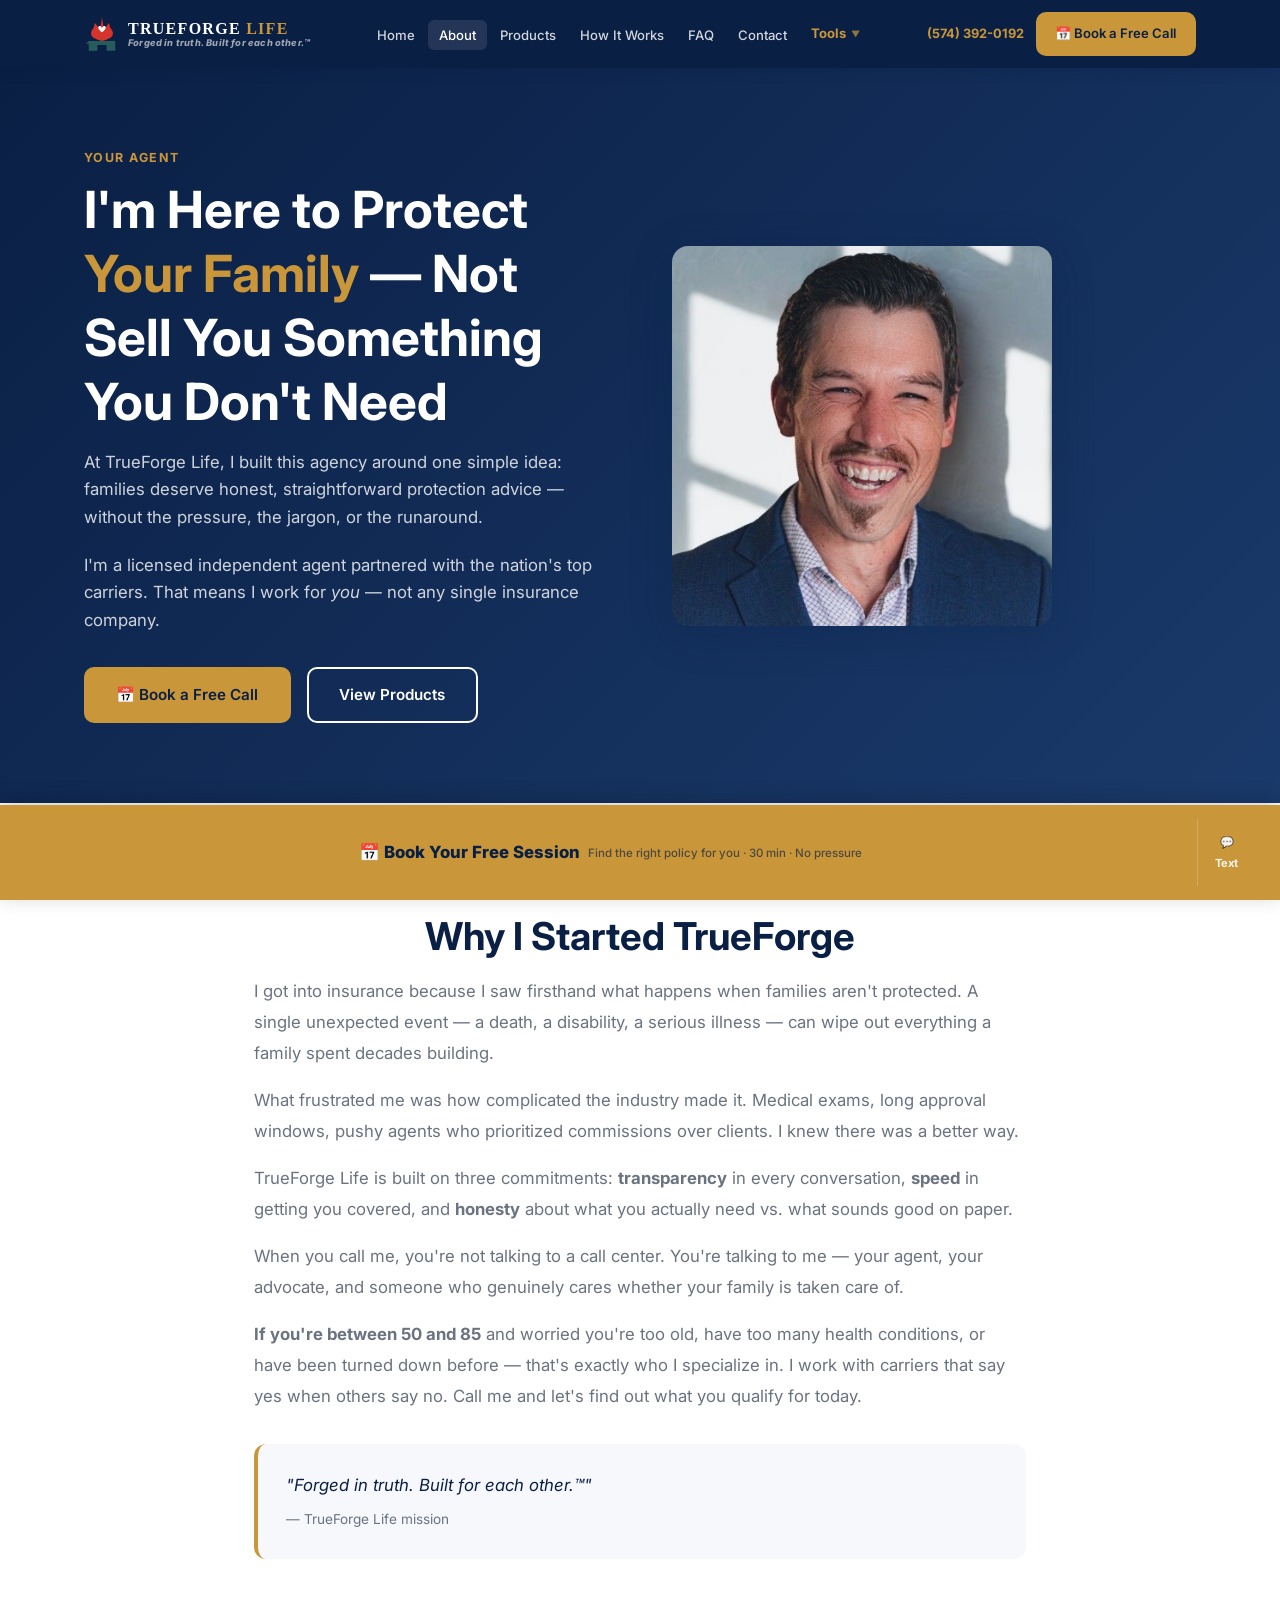
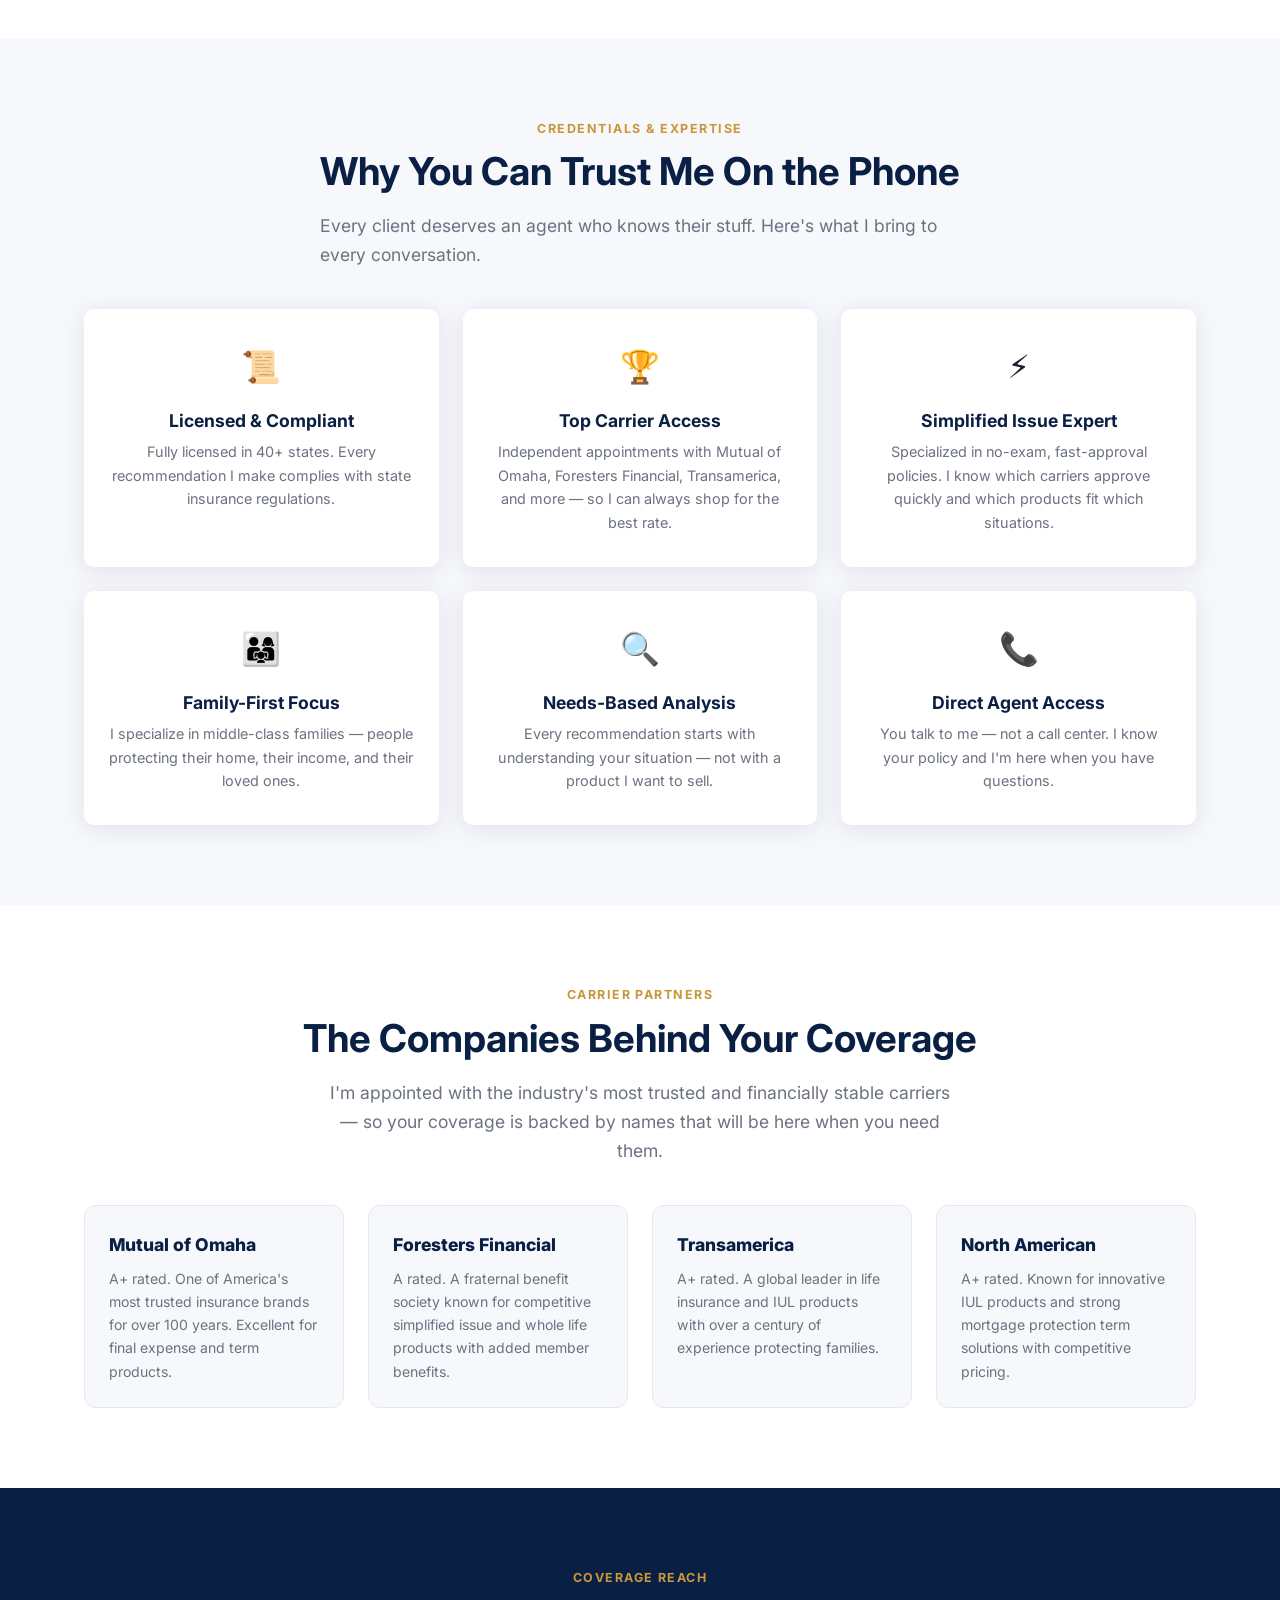
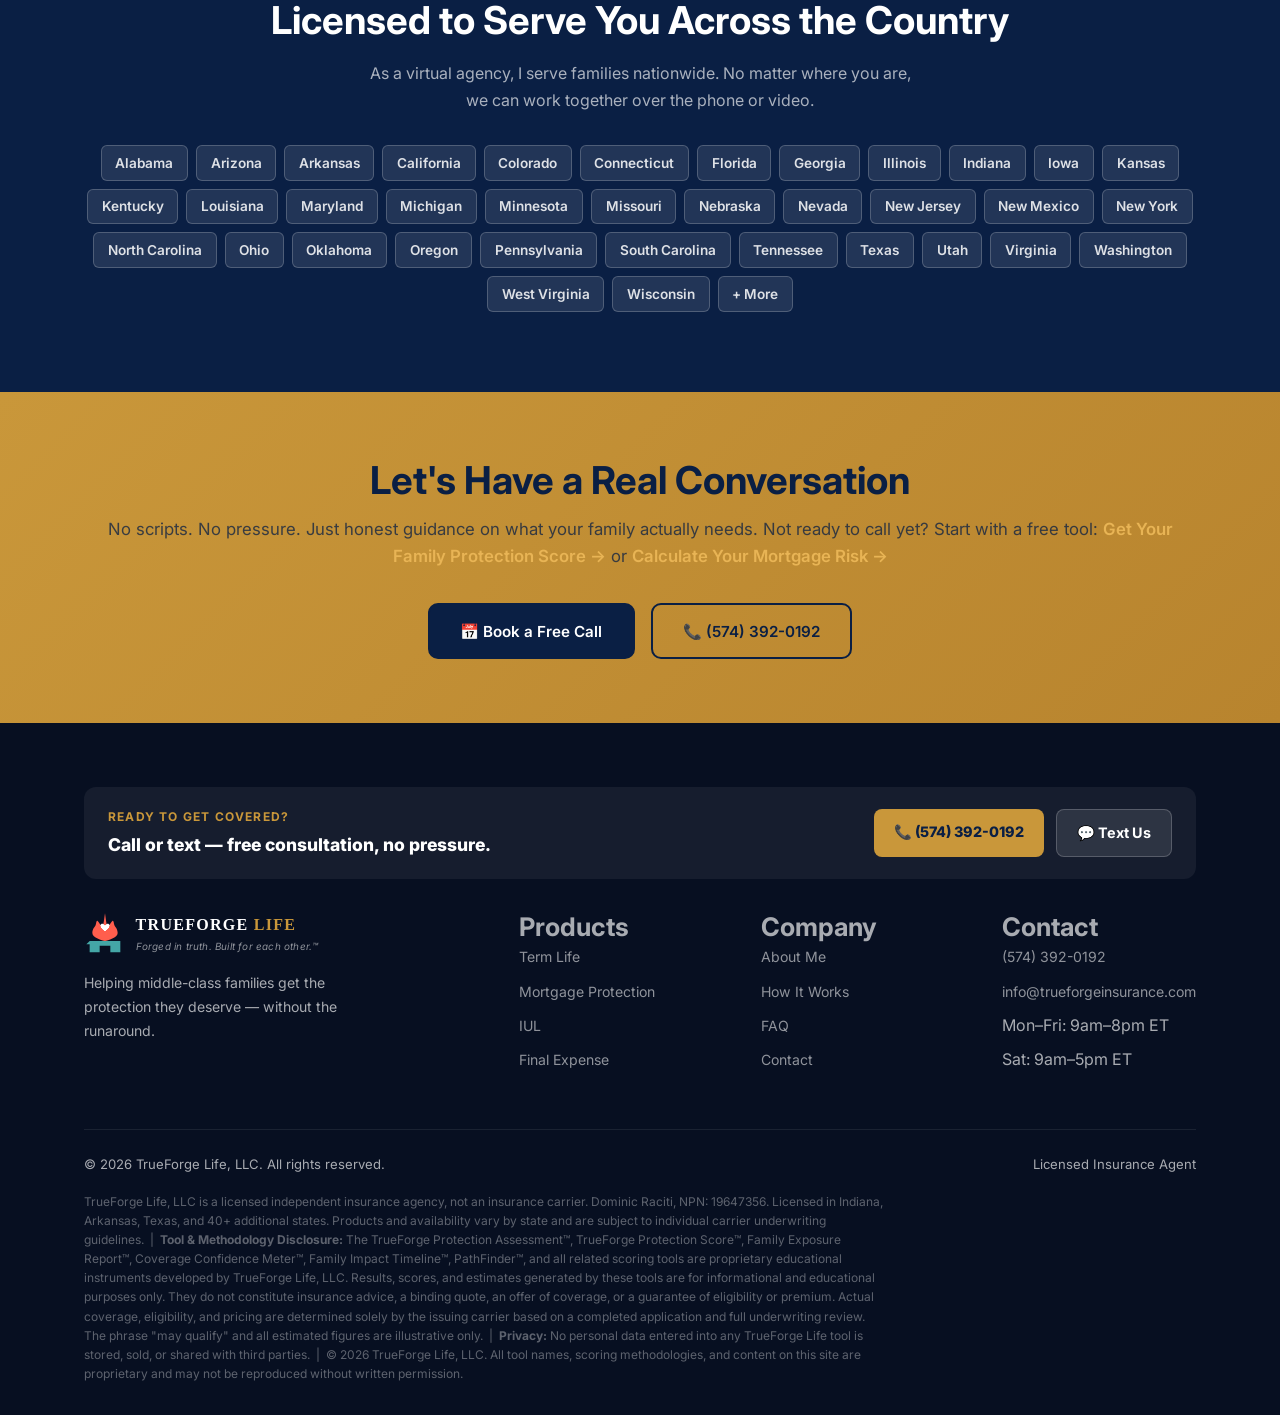
<file: about.html>
<!DOCTYPE html>
<html lang="en">
<head>
<!-- Google tag (gtag.js) -->
<script async src="https://www.googletagmanager.com/gtag/js?id=AW-18230549825"></script>
<script>
  window.dataLayer = window.dataLayer || [];
  function gtag(){dataLayer.push(arguments);}
  gtag('js', new Date());
  gtag('config', 'AW-18230549825');
</script>
  <meta charset="UTF-8" />
  <link rel="icon" type="image/svg+xml" href="images/logo-icon.svg" />
  <meta name="viewport" content="width=device-width, initial-scale=1.0" />
  <title>About Dominic Raciti — Licensed Insurance Agent | TrueForge Life</title>
  <meta name="description" content="Meet Dominic Raciti, licensed insurance agent & founder of TrueForge Life. Honest guidance on final expense, mortgage protection, and term life." />
  <link rel="preconnect" href="https://fonts.googleapis.com" />
  <link rel="preconnect" href="https://fonts.gstatic.com" crossorigin />
  <link rel="preload" as="style" href="https://fonts.googleapis.com/css2?family=Inter:wght@400;500;600;700;800&display=swap" />
  <link rel="stylesheet" href="https://fonts.googleapis.com/css2?family=Inter:wght@400;500;600;700;800&display=swap" media="print" onload="this.media='all'" />
  <noscript><link rel="stylesheet" href="https://fonts.googleapis.com/css2?family=Inter:wght@400;500;600;700;800&display=swap" /></noscript>
  <link rel="stylesheet" href="css/styles.css" />
  <!-- SEO: Canonical -->
    <meta name="geo.region" content="US-IN" />
  <meta name="geo.placename" content="Indiana" />
  <meta name="ICBM" content="41.6764, -86.2520" />
    <meta name="robots" content="index, follow" />
  <link rel="canonical" href="https://trueforgeinsurance.com/about.html" />
  <!-- SEO: Open Graph -->
  <meta property="og:type" content="website" />
  <meta property="og:title" content="About Dominic Raciti — Licensed Insurance Agent | TrueForge Life" />
  <meta property="og:description" content="Meet your licensed insurance agent. TrueForge Life is built on transparency, speed, and honesty — protecting families across 40+ states." />
  <meta property="og:url" content="https://trueforgeinsurance.com/about.html" />
  <meta property="og:image" content="https://trueforgeinsurance.com/images/agent-photo.jpg" />
  <meta property="og:site_name" content="TrueForge Life" />
  <!-- SEO: Schema.org LocalBusiness -->
  <script type="application/ld+json">
  {
    "@context": "https://schema.org",
    "@type": "InsuranceAgency",
    "name": "TrueForge Life",
    "url": "https://trueforgeinsurance.com",
    "telephone": "+15743920192",
    "email": "info@trueforgeinsurance.com",
    "description": "Independent life insurance agency specializing in term life, mortgage protection, IUL, and final expense coverage for families across 40+ states.",
    "address": {
      "@type": "PostalAddress",
      "addressRegion": "IN",
      "addressCountry": "US"
    },
    "areaServed": "US",
    "priceRange": "Free Consultation",
    "openingHours": ["Mo-Fr 09:00-20:00", "Sa 09:00-17:00"],
    "founder": {
      "@type": "Person",
      "name": "Dominic Raciti",
      "telephone": "+15743920192"
    }
  }
  </script>
  <meta name="twitter:card" content="summary_large_image" />
  <meta name="twitter:title" content="About Dominic Raciti — Licensed Insurance Agent | TrueForge Life" />
  <meta name="twitter:description" content="Meet your licensed insurance agent. TrueForge Life is built on transparency, speed, and honesty — protecting families across 40+ states." />
  <meta name="twitter:image" content="https://trueforgeinsurance.com/images/agent-photo.jpg" />
  <link rel="preload" as="image" href="images/agent-photo.jpg" />
</head>
<body>

<nav class="nav">
  <div class="container nav-inner">
    <a href="index.html" class="nav-logo-text" style="display:flex;align-items:center;gap:0.5rem;text-decoration:none;">
      <img src="images/logo-icon.svg" alt="TrueForge Life logo" height="38" width="36" style="display:block;flex-shrink:0;" />
      <span style="display:flex;flex-direction:column;line-height:1.1;">
        <span style="font-family:Georgia,serif;font-weight:700;font-size:1rem;letter-spacing:0.08em;color:#fff;">TRUEFORGE <span style="color:var(--gold)">LIFE</span></span>
        <span style="font-size:0.58rem;font-style:italic;color:rgba(255,255,255,0.6);letter-spacing:0.02em;">Forged in truth. Built for each other.&#8482;</span>
      </span>
    </a>
    <button class="hamburger" aria-label="Menu">
      <span></span><span></span><span></span>
    </button>
    <ul class="nav-links">
      <li><a href="index.html">Home</a></li>
      <li><a href="about.html">About</a></li>
      <li><a href="products.html">Products</a></li>
      <li><a href="how-it-works.html">How It Works</a></li>
      <li><a href="faq.html">FAQ</a></li>
      <li><a href="contact.html">Contact</a></li>
      <li>
        <a href="assess.html" class="nav-dropdown-toggle" style="color:var(--gold);font-weight:700;">
          Tools <span class="caret">▼</span>
        </a>
        <div class="nav-dropdown">
          <a href="assess.html">
            <span class="dd-icon" style="background:#fff8ee;">🎯</span>
            <span class="dd-text">
              <span class="dd-title">Assess My Risk</span>
              <span class="dd-sub">Get your Protection Score™</span>
            </span>
          </a>
          <a href="enroll.html">
            <span class="dd-icon" style="background:#f0f4ff;">✦</span>
            <span class="dd-text">
              <span class="dd-title">Coverage Assistant</span>
              <span class="dd-sub">Find the right product</span>
            </span>
          </a>
          <a href="family-impact.html">
            <span class="dd-icon" style="background:#f0fff4;">📅</span>
            <span class="dd-text">
              <span class="dd-title">Family Impact Timeline</span>
              <span class="dd-sub">See what's at stake</span>
            </span>
          </a>
          <div class="nav-dropdown-divider"></div>
          <a href="pathfinder.html">
            <span class="dd-icon" style="background:#fff8ee;">✦</span>
            <span class="dd-text">
              <span class="dd-title">PathFinder</span>
              <span class="dd-sub">Coverage quiz & guidance</span>
            </span>
          </a>
          <a href="mortgage-calculator.html">
            <span class="dd-icon" style="background:#f5f0ff;">🏠</span>
            <span class="dd-text">
              <span class="dd-title">Mortgage Calculator</span>
              <span class="dd-sub">Estimate your coverage need</span>
            </span>
          </a>
          <a href="protection-score.html">
            <span class="dd-icon" style="background:#fff0f0;">🏆</span>
            <span class="dd-text">
              <span class="dd-title">Protection Score</span>
              <span class="dd-sub">Learn about your score</span>
            </span>
          </a>
        </div>
      </li>
    </ul>
    <div class="nav-cta">
      <a href="tel:+15743920192" class="nav-phone" style="font-size:0.8rem;">(574) 392-0192</a>
      <a href="https://calendly.com/dominic-trueforgeinsurance/30min" class="btn btn-primary" target="_blank" rel="noopener" style="font-size:0.82rem;padding:0.55rem 1.1rem;white-space:nowrap;">📅 Book a Free Call</a>
    </div>
  </div>
</nav>

<!-- ===== ABOUT HERO ===== -->
<section class="about-hero">
  <div class="container about-hero-inner">
    <div>
      <div class="section-label">Your Agent</div>
      <h1>I'm Here to Protect <span>Your Family</span> — Not Sell You Something You Don't Need</h1>
      <p style="margin-bottom:1.25rem;">At TrueForge Life, I built this agency around one simple idea: families deserve honest, straightforward protection advice — without the pressure, the jargon, or the runaround.</p>
      <p>I'm a licensed independent agent partnered with the nation's top carriers. That means I work for <em>you</em> — not any single insurance company.</p>
      <div style="margin-top:2rem;display:flex;gap:1rem;flex-wrap:wrap;">
        <a href="https://calendly.com/dominic-trueforgeinsurance/30min" target="_blank" rel="noopener" class="btn btn-primary">📅 Book a Free Call</a>
        <a href="products.html" class="btn btn-outline">View Products</a>
      </div>
    </div>
    <div>
      <img loading="lazy" src="images/agent-photo.jpg" alt="Dominic Raciti, Licensed Insurance Agent" width="380" style="border-radius:16px;width:100%;max-width:380px;height:auto;display:block;box-shadow:0 8px 40px rgba(10,31,68,0.25);" />
    </div>
  </div>
</section>

<!-- ===== MY STORY ===== -->
<section style="background:var(--white);">
  <div class="container" style="max-width:820px;">
    <div class="section-label text-center">My Story</div>
    <h2 class="section-title text-center">Why I Started TrueForge</h2>
    <div style="color:var(--gray);font-size:1.05rem;line-height:1.85;">
      <p>I got into insurance because I saw firsthand what happens when families aren't protected. A single unexpected event — a death, a disability, a serious illness — can wipe out everything a family spent decades building.</p>
      <p>What frustrated me was how complicated the industry made it. Medical exams, long approval windows, pushy agents who prioritized commissions over clients. I knew there was a better way.</p>
      <p>TrueForge Life is built on three commitments: <strong>transparency</strong> in every conversation, <strong>speed</strong> in getting you covered, and <strong>honesty</strong> about what you actually need vs. what sounds good on paper.</p>
      <p>When you call me, you're not talking to a call center. You're talking to me — your agent, your advocate, and someone who genuinely cares whether your family is taken care of.</p>
      <p><strong>If you're between 50 and 85</strong> and worried you're too old, have too many health conditions, or have been turned down before — that's exactly who I specialize in. I work with carriers that say yes when others say no. Call me and let's find out what you qualify for today.</p>
    </div>
    <div style="margin-top:2rem;background:var(--off-white);border-radius:12px;padding:1.75rem;border-left:4px solid var(--gold);">
      <p style="font-style:italic;font-size:1.05rem;color:var(--navy);margin:0;">"Forged in truth. Built for each other.™"</p>
      <p style="font-size:0.85rem;color:var(--gray);margin-top:0.5rem;margin-bottom:0;">— TrueForge Life mission</p>
    </div>
  </div>
</section>

<!-- ===== CREDENTIALS ===== -->
<section style="background:var(--off-white);">
  <div class="container">
    <div class="section-label text-center">Credentials & Expertise</div>
    <h2 class="section-title text-center">Why You Can Trust Me On the Phone</h2>
    <p class="section-subtitle">Every client deserves an agent who knows their stuff. Here's what I bring to every conversation.</p>
    <div class="values-grid">
      <div class="value-card">
        <div class="value-icon">📜</div>
        <h3>Licensed & Compliant</h3>
        <p>Fully licensed in 40+ states. Every recommendation I make complies with state insurance regulations.</p>
      </div>
      <div class="value-card">
        <div class="value-icon">🏆</div>
        <h3>Top Carrier Access</h3>
        <p>Independent appointments with Mutual of Omaha, Foresters Financial, Transamerica, and more — so I can always shop for the best rate.</p>
      </div>
      <div class="value-card">
        <div class="value-icon">⚡</div>
        <h3>Simplified Issue Expert</h3>
        <p>Specialized in no-exam, fast-approval policies. I know which carriers approve quickly and which products fit which situations.</p>
      </div>
      <div class="value-card">
        <div class="value-icon">👨‍👩‍👧</div>
        <h3>Family-First Focus</h3>
        <p>I specialize in middle-class families — people protecting their home, their income, and their loved ones.</p>
      </div>
      <div class="value-card">
        <div class="value-icon">🔍</div>
        <h3>Needs-Based Analysis</h3>
        <p>Every recommendation starts with understanding your situation — not with a product I want to sell.</p>
      </div>
      <div class="value-card">
        <div class="value-icon">📞</div>
        <h3>Direct Agent Access</h3>
        <p>You talk to me — not a call center. I know your policy and I'm here when you have questions.</p>
      </div>
    </div>
  </div>
</section>

<!-- ===== CARRIERS ===== -->
<section style="background:var(--white);">
  <div class="container text-center">
    <div class="section-label">Carrier Partners</div>
    <h2 class="section-title">The Companies Behind Your Coverage</h2>
    <p class="section-subtitle">I'm appointed with the industry's most trusted and financially stable carriers — so your coverage is backed by names that will be here when you need them.</p>
    <div style="display:grid;grid-template-columns:repeat(auto-fit,minmax(220px,1fr));gap:1.5rem;margin-top:2rem;text-align:left;">
      <div style="background:var(--off-white);border:1px solid var(--gray-light);border-radius:12px;padding:1.5rem;">
        <div style="font-weight:800;font-size:1.1rem;color:var(--navy);margin-bottom:0.5rem;">Mutual of Omaha</div>
        <p style="font-size:0.88rem;color:var(--gray);margin:0;">A+ rated. One of America's most trusted insurance brands for over 100 years. Excellent for final expense and term products.</p>
      </div>
      <div style="background:var(--off-white);border:1px solid var(--gray-light);border-radius:12px;padding:1.5rem;">
        <div style="font-weight:800;font-size:1.1rem;color:var(--navy);margin-bottom:0.5rem;">Foresters Financial</div>
        <p style="font-size:0.88rem;color:var(--gray);margin:0;">A rated. A fraternal benefit society known for competitive simplified issue and whole life products with added member benefits.</p>
      </div>
      <div style="background:var(--off-white);border:1px solid var(--gray-light);border-radius:12px;padding:1.5rem;">
        <div style="font-weight:800;font-size:1.1rem;color:var(--navy);margin-bottom:0.5rem;">Transamerica</div>
        <p style="font-size:0.88rem;color:var(--gray);margin:0;">A+ rated. A global leader in life insurance and IUL products with over a century of experience protecting families.</p>
      </div>
      <div style="background:var(--off-white);border:1px solid var(--gray-light);border-radius:12px;padding:1.5rem;">
        <div style="font-weight:800;font-size:1.1rem;color:var(--navy);margin-bottom:0.5rem;">North American</div>
        <p style="font-size:0.88rem;color:var(--gray);margin:0;">A+ rated. Known for innovative IUL products and strong mortgage protection term solutions with competitive pricing.</p>
      </div>
    </div>
  </div>
</section>

<!-- ===== LICENSED STATES ===== -->
<section class="states-section">
  <div class="container text-center">
    <div class="section-label">Coverage Reach</div>
    <h2 class="section-title">Licensed to Serve You Across the Country</h2>
    <p style="color:rgba(255,255,255,0.65);margin-bottom:2rem;max-width:560px;margin-left:auto;margin-right:auto;">As a virtual agency, I serve families nationwide. No matter where you are, we can work together over the phone or video.</p>
    <div class="states-grid">
      <span class="state-badge">Alabama</span>
      <span class="state-badge">Arizona</span>
      <span class="state-badge">Arkansas</span>
      <span class="state-badge">California</span>
      <span class="state-badge">Colorado</span>
      <span class="state-badge">Connecticut</span>
      <span class="state-badge">Florida</span>
      <span class="state-badge">Georgia</span>
      <span class="state-badge">Illinois</span>
      <span class="state-badge">Indiana</span>
      <span class="state-badge">Iowa</span>
      <span class="state-badge">Kansas</span>
      <span class="state-badge">Kentucky</span>
      <span class="state-badge">Louisiana</span>
      <span class="state-badge">Maryland</span>
      <span class="state-badge">Michigan</span>
      <span class="state-badge">Minnesota</span>
      <span class="state-badge">Missouri</span>
      <span class="state-badge">Nebraska</span>
      <span class="state-badge">Nevada</span>
      <span class="state-badge">New Jersey</span>
      <span class="state-badge">New Mexico</span>
      <span class="state-badge">New York</span>
      <span class="state-badge">North Carolina</span>
      <span class="state-badge">Ohio</span>
      <span class="state-badge">Oklahoma</span>
      <span class="state-badge">Oregon</span>
      <span class="state-badge">Pennsylvania</span>
      <span class="state-badge">South Carolina</span>
      <span class="state-badge">Tennessee</span>
      <span class="state-badge">Texas</span>
      <span class="state-badge">Utah</span>
      <span class="state-badge">Virginia</span>
      <span class="state-badge">Washington</span>
      <span class="state-badge">West Virginia</span>
      <span class="state-badge">Wisconsin</span>
      <span class="state-badge">+ More</span>
    </div>
  </div>
</section>

<!-- ===== CTA ===== -->
<section class="cta-band">
  <div class="container">
    <h2>Let's Have a Real Conversation</h2>
    <p>No scripts. No pressure. Just honest guidance on what your family actually needs. Not ready to call yet? Start with a free tool: <a href="protection-score.html" style="color:var(--gold-light);font-weight:600;">Get Your Family Protection Score →</a> or <a href="mortgage-calculator.html" style="color:var(--gold-light);font-weight:600;">Calculate Your Mortgage Risk →</a></p>
    <div class="cta-band-actions">
      <a href="https://calendly.com/dominic-trueforgeinsurance/30min" target="_blank" rel="noopener" class="btn btn-navy">📅 Book a Free Call</a>
      <a href="tel:+1-574-392-0192" class="btn btn-outline" style="color:var(--navy);border-color:var(--navy);">📞 (574) 392-0192</a>
    </div>
  </div>
</section>

<footer class="footer">
  <div class="container">
    <div style="background:rgba(255,255,255,0.06);border-radius:12px;padding:1.25rem 1.5rem;margin-bottom:2rem;display:flex;align-items:center;justify-content:space-between;flex-wrap:wrap;gap:1rem;">
      <div>
        <div style="font-size:0.75rem;font-weight:700;letter-spacing:0.1em;text-transform:uppercase;color:var(--gold);margin-bottom:0.2rem;">Ready to get covered?</div>
        <div style="font-size:1.1rem;font-weight:800;color:var(--white);">Call or text — free consultation, no pressure.</div>
      </div>
      <div style="display:flex;gap:0.75rem;flex-wrap:wrap;">
        <a href="tel:+15743920192" style="background:var(--gold);color:var(--navy);font-weight:800;padding:0.7rem 1.25rem;border-radius:8px;font-size:0.9rem;white-space:nowrap;">📞 (574) 392-0192</a>
        <a href="sms:+15743920192?body=Hi%20Dominic%2C%20I%27d%20like%20a%20free%20quote." style="background:rgba(255,255,255,0.1);color:var(--white);font-weight:700;padding:0.7rem 1.25rem;border-radius:8px;font-size:0.9rem;white-space:nowrap;border:1px solid rgba(255,255,255,0.2);">💬 Text Us</a>
      </div>
    </div>
    <div class="footer-grid">
      <div class="footer-brand">
        <div style="display:flex;align-items:center;gap:0.6rem;margin-bottom:0.75rem;">
          <img src="images/logo-icon.svg" alt="TrueForge Life" height="44" width="42" style="display:block;filter:brightness(1.8);" />
          <div>
            <div style="font-family:Georgia,serif;font-weight:700;font-size:1rem;letter-spacing:0.08em;color:var(--white);">TRUEFORGE <span style="color:var(--gold)">LIFE</span></div>
            <div style="font-size:0.62rem;font-style:italic;color:rgba(255,255,255,0.55);letter-spacing:0.02em;">Forged in truth. Built for each other.&#8482;</div>
          </div>
        </div>
        <p>Helping middle-class families get the protection they deserve — without the runaround.</p>
      </div>
      <div class="footer-col"><h3>Products</h3><ul>
        <li><a href="products.html#term">Term Life</a></li>
        <li><a href="products.html#term">Mortgage Protection</a></li>
        <li><a href="products.html#iul">IUL</a></li>
        <li><a href="products.html#final-expense">Final Expense</a></li>
      </ul></div>
      <div class="footer-col"><h3>Company</h3><ul>
        <li><a href="about.html">About Me</a></li>
        <li><a href="how-it-works.html">How It Works</a></li>
        <li><a href="faq.html">FAQ</a></li>
        <li><a href="contact.html">Contact</a></li>
      </ul></div>
      <div class="footer-col"><h3>Contact</h3><ul>
        <li><a href="tel:+1-574-392-0192">(574) 392-0192</a></li>
        <li><a href="mailto:info@trueforgeinsurance.com">info@trueforgeinsurance.com</a></li>
        <li><span>Mon–Fri: 9am–8pm ET</span></li>
        <li><span>Sat: 9am–5pm ET</span></li>
      </ul></div>
    </div>
    <div class="footer-bottom">
      <span>© 2026 TrueForge Life, LLC. All rights reserved.</span>
      <span>Licensed Insurance Agent</span>
    </div>
    <p class="footer-disclaimer">TrueForge Life, LLC is a licensed independent insurance agency, not an insurance carrier. Dominic Raciti, NPN: 19647356. Licensed in Indiana, Arkansas, Texas, and 40+ additional states. Products and availability vary by state and are subject to individual carrier underwriting guidelines. &nbsp;|&nbsp; <strong>Tool &amp; Methodology Disclosure:</strong> The TrueForge Protection Assessment&#8482;, TrueForge Protection Score&#8482;, Family Exposure Report&#8482;, Coverage Confidence Meter&#8482;, Family Impact Timeline&#8482;, PathFinder&#8482;, and all related scoring tools are proprietary educational instruments developed by TrueForge Life, LLC. Results, scores, and estimates generated by these tools are for informational and educational purposes only. They do not constitute insurance advice, a binding quote, an offer of coverage, or a guarantee of eligibility or premium. Actual coverage, eligibility, and pricing are determined solely by the issuing carrier based on a completed application and full underwriting review. The phrase "may qualify" and all estimated figures are illustrative only. &nbsp;|&nbsp; <strong>Privacy:</strong> No personal data entered into any TrueForge Life tool is stored, sold, or shared with third parties. &nbsp;|&nbsp; &copy; 2026 TrueForge Life, LLC. All tool names, scoring methodologies, and content on this site are proprietary and may not be reproduced without written permission.</p>
  </div>
</footer>


<!-- STICKY MOBILE CALL BAR -->
<div class="sticky-call-bar" style="display:flex;gap:0;">
  <a href="https://calendly.com/dominic-trueforgeinsurance/30min" target="_blank" rel="noopener" style="flex:1;border-right:1px solid rgba(255,255,255,0.2);">
    📅 Book Your Free Session
    <span class="sub">Find the right policy for you · 30 min · No pressure</span>
  </a>
  <a href="sms:+15743920192?body=Hi%20Dominic%2C%20I%27d%20like%20a%20free%20quote." style="flex-shrink:0;padding:0.85rem 1.1rem;display:flex;flex-direction:column;align-items:center;justify-content:center;font-size:0.7rem;font-weight:700;color:rgba(255,255,255,0.9);gap:0.2rem;">
    💬<span>Text</span>
  </a>
</div>

<script src="js/main.js"></script>

<script>
// Mobile: tap "Tools" to toggle dropdown
(function(){
  var toggle = document.querySelector('.nav-dropdown-toggle');
  var dropdown = toggle && toggle.parentElement.querySelector('.nav-dropdown');
  if(!toggle || !dropdown) return;
  toggle.addEventListener('click', function(e){
    if(window.innerWidth <= 900){
      e.preventDefault();
      dropdown.classList.toggle('open');
      var caret = toggle.querySelector('.caret');
      if(caret) caret.style.transform = dropdown.classList.contains('open') ? 'rotate(180deg)' : '';
    }
  });
})();
</script>
<!-- GoHighLevel Chat Widget -->
<script src="https://widgets.leadconnectorhq.com/loader.js" data-resources-url="https://widgets.leadconnectorhq.com/chat-widget/loader.js" data-widget-id="6a8c4207413c619641824475"></script>
</body>
</html>
</file>
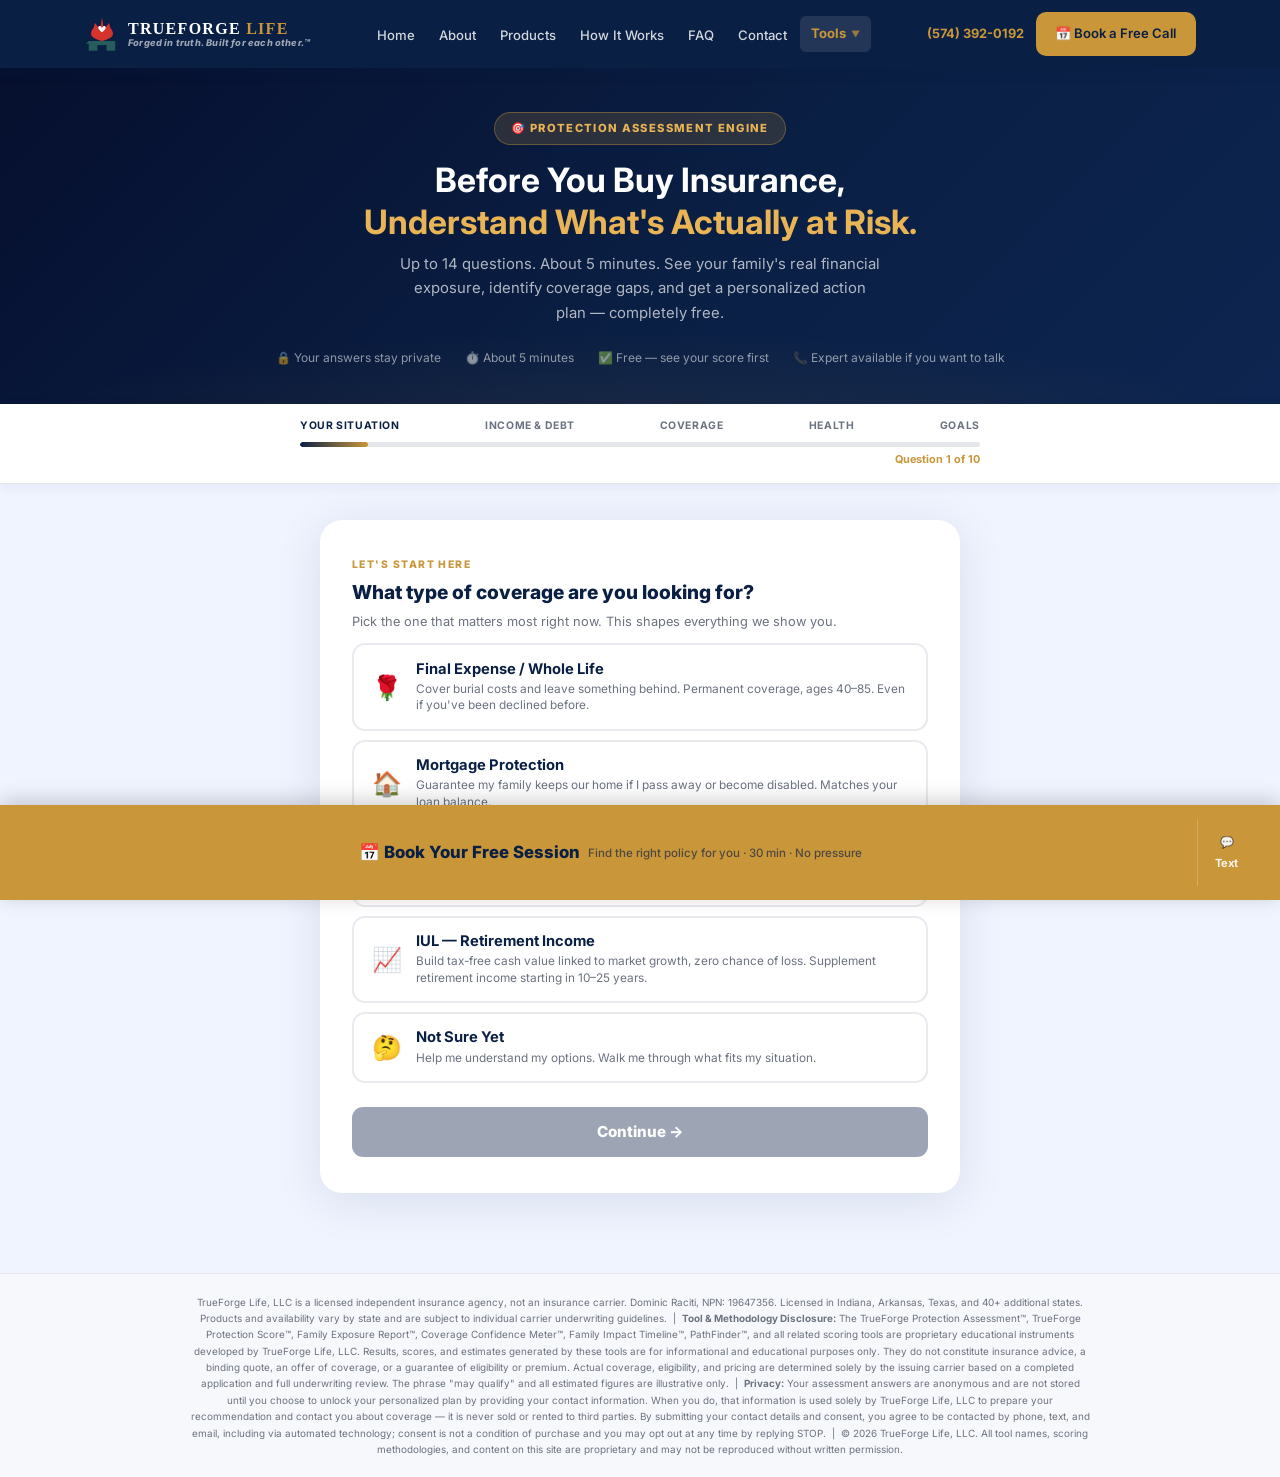
<file: assess.html>
<!DOCTYPE html>
<html lang="en">
<head>
<!-- Google tag (gtag.js) -->
<script async src="https://www.googletagmanager.com/gtag/js?id=AW-18230549825"></script>
<script>
  window.dataLayer = window.dataLayer || [];
  function gtag(){dataLayer.push(arguments);}
  gtag('js', new Date());
  gtag('config', 'AW-18230549825');
</script>
  <meta charset="UTF-8" />
  <link rel="icon" type="image/svg+xml" href="images/logo-icon.svg" />
  <meta name="viewport" content="width=device-width, initial-scale=1.0" />
  <title>Protection Assessment — Know Your Real Risk | TrueForge Life</title>
  <meta name="description" content="Take 3 minutes to discover your family protection gaps. Get a personalized score, exposure report, and coverage recommendations — free, no obligation." />
  <meta name="robots" content="index, follow" />
  <meta name="geo.region" content="US-IN" />
  <meta name="geo.placename" content="Indiana" />
  <meta name="ICBM" content="41.6764, -86.2520" />
  <link rel="canonical" href="https://trueforgeinsurance.com/assess.html" />
  <meta property="og:type" content="website" />
  <meta property="og:title" content="Protection Assessment — Know Your Real Risk | TrueForge Life" />
  <meta property="og:description" content="5 minutes. Up to 14 questions. See exactly what your family is exposed to — and what it costs to change it." />
  <meta property="og:url" content="https://trueforgeinsurance.com/assess.html" />
  <meta property="og:image" content="https://trueforgeinsurance.com/images/agent-photo.jpg" />
  <meta property="og:site_name" content="TrueForge Life" />
  <meta name="twitter:card" content="summary_large_image" />
  <meta name="twitter:title" content="Protection Assessment — TrueForge Life" />
  <meta name="twitter:description" content="3 minutes. See exactly what your family is exposed to — and what it costs to change it." />
  <meta name="twitter:image" content="https://trueforgeinsurance.com/images/agent-photo.jpg" />
  <link rel="preconnect" href="https://fonts.googleapis.com" />
  <link rel="preconnect" href="https://fonts.gstatic.com" crossorigin />
  <link rel="preload" as="style" href="https://fonts.googleapis.com/css2?family=Inter:wght@400;500;600;700;800&display=swap" />
  <link rel="stylesheet" href="https://fonts.googleapis.com/css2?family=Inter:wght@400;500;600;700;800&display=swap" media="print" onload="this.media='all'" />
  <noscript><link rel="stylesheet" href="https://fonts.googleapis.com/css2?family=Inter:wght@400;500;600;700;800&display=swap" /></noscript>
  <link rel="stylesheet" href="css/styles.css" />
  <script type="application/ld+json">
  {
    "@context": "https://schema.org",
    "@type": "WebPage",
    "name": "Protection Assessment Engine — TrueForge Life",
    "description": "A 9-question adaptive assessment that surfaces your family's real financial risk, identifies coverage gaps, and delivers personalized protection recommendations.",
    "url": "https://trueforgeinsurance.com/assess.html",
    "isPartOf": {
      "@type": "InsuranceAgency",
      "name": "TrueForge Life",
      "url": "https://trueforgeinsurance.com",
      "address": { "@type": "PostalAddress", "addressRegion": "IN", "addressCountry": "US" }
    }
  }
  </script>
  <style>
  /* ══════════════════════════════════════════════
     ASSESS — PROTECTION ASSESSMENT ENGINE
  ══════════════════════════════════════════════ */
  body { background: #f0f4ff; }

  /* ── HERO ── */
  .as-hero {
    background: linear-gradient(135deg, #060f2e 0%, #0a1f44 55%, #0d2550 100%);
    padding: 2.75rem 0 2.25rem; text-align: center; position: relative; overflow: hidden;
  }
  .as-hero::before {
    content: ''; position: absolute; inset: 0;
    background: radial-gradient(ellipse 80% 60% at 50% 120%, rgba(201,151,58,.12) 0%, transparent 70%);
    pointer-events: none;
  }
  .as-eyebrow {
    display: inline-flex; align-items: center; gap: .4rem;
    background: rgba(201,151,58,.18); border: 1px solid rgba(201,151,58,.4);
    color: var(--gold-light); font-size: .7rem; font-weight: 800;
    letter-spacing: .12em; text-transform: uppercase;
    padding: .38rem 1rem; border-radius: 99px; margin-bottom: .9rem;
  }
  .as-hero h1 {
    color: #fff; font-size: clamp(1.45rem,3.2vw,2.1rem);
    margin-bottom: .55rem; max-width: 580px; margin-inline: auto; line-height: 1.25;
  }
  .as-hero h1 span { color: var(--gold-light); }
  .as-hero p { color: rgba(255,255,255,.68); font-size: .93rem; max-width: 480px; margin: 0 auto 1.4rem; line-height: 1.65; }
  .as-meta-row { display: flex; justify-content: center; gap: 1.5rem; flex-wrap: wrap; }
  .as-meta-row span { color: rgba(255,255,255,.55); font-size: .75rem; display: flex; align-items: center; gap: .3rem; }

  /* ── PROGRESS STRIP ── */
  .as-prog-strip {
    background: #fff; border-bottom: 1px solid var(--gray-light);
    padding: .85rem 0; position: sticky; top: 62px; z-index: 100;
    box-shadow: 0 2px 12px rgba(10,31,68,.07);
  }
  .as-prog-inner { max-width: 720px; margin: 0 auto; padding: 0 1.25rem; }
  .as-prog-labels { display: flex; justify-content: space-between; font-size: .65rem; font-weight: 700; color: var(--gray); margin-bottom: .45rem; text-transform: uppercase; letter-spacing: .06em; }
  .as-prog-labels .active { color: var(--navy); }
  .as-prog-track { height: 5px; background: #e5e7eb; border-radius: 99px; overflow: hidden; }
  .as-prog-fill  { height: 100%; background: linear-gradient(90deg, var(--navy) 0%, var(--gold) 100%); border-radius: 99px; transition: width .4s ease; }
  .as-prog-pct   { font-size: .68rem; font-weight: 700; color: var(--gold); text-align: right; margin-top: .3rem; }

  /* ── MAIN WRAP ── */
  .as-wrap { max-width: 680px; margin: 0 auto; padding: 2.25rem 1.25rem 5rem; }

  /* ── QUESTION CARD ── */
  .as-card {
    background: #fff; border-radius: 22px; padding: 2.25rem 2rem;
    box-shadow: 0 8px 48px rgba(10,31,68,.1);
    animation: asIn .22s ease both;
  }
  @keyframes asIn { from{opacity:0;transform:translateY(14px)} to{opacity:1;transform:none} }
  .as-card.out { animation: asOut .18s ease both; }
  @keyframes asOut { to{opacity:0;transform:translateY(-10px)} }

  .as-q-eyebrow { font-size: .65rem; font-weight: 800; text-transform: uppercase; letter-spacing: .14em; color: var(--gold); margin-bottom: .45rem; }
  .as-q-text { font-size: 1.2rem; font-weight: 800; color: var(--navy); line-height: 1.3; margin-bottom: .4rem; }
  .as-q-sub  { font-size: .8rem; color: var(--gray); line-height: 1.55; margin-bottom: .75rem; }
  .as-q-emotion { font-size: .8rem; color: var(--navy); line-height: 1.6; margin-bottom: 1.1rem; padding: .65rem .9rem; background: rgba(201,151,58,.08); border-left: 3px solid var(--gold); border-radius: 0 8px 8px 0; font-style: italic; }

  /* ── OPTION STYLES ── */
  .as-opts { display: flex; flex-direction: column; gap: .55rem; }
  .as-opt {
    display: flex; align-items: center; gap: .9rem;
    padding: .95rem 1.1rem; border: 2px solid #e8eaf0;
    border-radius: 13px; cursor: pointer; font-family: var(--font);
    background: #fff; text-align: left; transition: all .14s; width: 100%;
    position: relative;
  }
  .as-opt:hover { border-color: #a8b4d8; background: #f6f8ff; }
  .as-opt.sel   { border-color: var(--navy); background: #eef1fc; }
  .as-opt.sel::after {
    content: '✓'; position: absolute; right: 1rem; top: 50%; transform: translateY(-50%);
    color: var(--navy); font-weight: 800; font-size: .9rem;
  }
  .as-opt-icon  { font-size: 1.5rem; flex-shrink: 0; }
  .as-opt-body  { flex: 1; }
  .as-opt-label { font-size: .92rem; font-weight: 700; color: var(--navy); display: block; line-height: 1.2; }
  .as-opt-desc  { font-size: .74rem; color: var(--gray); margin-top: .15rem; display: block; line-height: 1.4; }

  /* Grid variant for 2-col options */
  .as-opts.grid2 { display: grid; grid-template-columns: 1fr 1fr; gap: .55rem; }
  @media (max-width: 480px) { .as-opts.grid2 { grid-template-columns: 1fr; } }
  @media (max-width: 768px) { .as-wrap { padding-bottom: 8rem; } }

  /* ── MORTGAGE SUB-PANEL ── */
  .as-mort-expand {
    margin-top: .85rem; padding: 1.25rem; background: #f6f8ff;
    border-radius: 13px; border: 1.5px solid #c8d0e8; display: none;
    animation: asIn .2s ease;
  }
  .as-mort-expand.show { display: block; }
  .as-mort-expand .label { font-size: .72rem; font-weight: 700; color: var(--navy); margin-bottom: .35rem; display: block; }
  .as-sl-row { display: flex; justify-content: space-between; font-size: .75rem; color: var(--gray); margin-top: .25rem; }
  .as-mort-val { font-size: 1.1rem; font-weight: 800; color: var(--gold); }

  /* ── MULTI-SELECT CHIPS ── */
  .as-chips { display: flex; flex-wrap: wrap; gap: .5rem; }
  .as-chip {
    padding: .55rem 1rem; border: 2px solid #e8eaf0; border-radius: 99px;
    font-size: .8rem; font-weight: 700; color: var(--navy); cursor: pointer;
    font-family: var(--font); background: #fff; transition: all .13s;
  }
  .as-chip:hover { border-color: var(--navy); background: #f0f4ff; }
  .as-chip.sel   { border-color: var(--navy); background: var(--navy); color: #fff; }

  /* ── NAV BUTTONS ── */
  .as-nav { display: flex; gap: .65rem; margin-top: 1.5rem; align-items: center; }
  .as-btn-next {
    flex: 1; background: var(--navy); color: #fff; border: none; border-radius: 11px;
    padding: .95rem 1.5rem; font-size: .95rem; font-weight: 800; font-family: var(--font);
    cursor: pointer; display: flex; align-items: center; justify-content: center; gap: .4rem;
    transition: all .18s; opacity: .4; pointer-events: none;
  }
  .as-btn-next.ready { opacity: 1; pointer-events: auto; }
  .as-btn-next.ready:hover { background: #0d2a5e; transform: translateY(-2px); }
  .as-btn-back {
    background: none; border: 2px solid #e8eaf0; border-radius: 11px;
    padding: .95rem 1rem; font-size: .85rem; font-weight: 700; font-family: var(--font);
    color: var(--gray); cursor: pointer; transition: all .14s; white-space: nowrap;
  }
  .as-btn-back:hover { border-color: var(--navy); color: var(--navy); }

  /* ── RESULTS ── */
  .as-results { display: none; animation: asIn .3s ease; }
  .as-results.show { display: block; }

  /* ════ TrueForge Protection Score™ ════ */
  .tf-score-card {
    background: linear-gradient(160deg, #04091a 0%, #0a1f44 60%, #0c1e42 100%);
    border-radius: 22px; padding: 2rem; margin-bottom: 1.25rem;
    position: relative; overflow: hidden; border: 1px solid rgba(201,151,58,.18);
  }
  .tf-score-card::after {
    content: ''; position: absolute; bottom: -60px; right: -40px;
    width: 200px; height: 200px; border-radius: 50%;
    background: radial-gradient(rgba(201,151,58,.08), transparent 70%);
    pointer-events: none;
  }
  .tf-score-wordmark {
    font-size: .6rem; font-weight: 800; text-transform: uppercase; letter-spacing: .18em;
    color: var(--gold); margin-bottom: 1.25rem; display: flex; align-items: center; gap: .5rem;
  }
  .tf-score-wordmark::before { content: ''; display: block; width: 18px; height: 2px; background: var(--gold); }
  .tf-score-wordmark::after  { content: ''; display: block; width: 18px; height: 2px; background: var(--gold); }

  .tf-score-main { display: flex; align-items: center; gap: 1.75rem; margin-bottom: 1.5rem; flex-wrap: wrap; }
  .as-ring-svg { width: 160px; height: 160px; flex-shrink: 0; }
  .as-ring-bg   { fill: none; stroke: rgba(255,255,255,.08); stroke-width: 12; }
  .as-ring-fill { fill: none; stroke-width: 12; stroke-linecap: round; transform: rotate(-90deg); transform-origin: center; transition: stroke-dasharray 1.4s cubic-bezier(.4,0,.2,1), stroke .5s; }
  .tf-score-right { flex: 1; min-width: 160px; }
  .as-grade-badge { display: inline-block; padding: .35rem 1rem; border-radius: 99px; font-size: .8rem; font-weight: 800; margin-bottom: .5rem; }
  .tf-score-title { font-size: 1.5rem; font-weight: 800; color: #fff; line-height: 1.1; margin-bottom: .3rem; }
  .tf-score-title span { font-size: 2.5rem; }
  .as-score-narrative { color: rgba(255,255,255,.65); font-size: .8rem; max-width: 340px; line-height: 1.6; }

  /* Sub-scores */
  .tf-subscores { display: grid; grid-template-columns: repeat(3,1fr); gap: .65rem; }
  @media(max-width:520px) { .tf-subscores { grid-template-columns: 1fr; } }
  .tf-subscore {
    background: rgba(255,255,255,.05); border: 1px solid rgba(255,255,255,.08);
    border-radius: 12px; padding: .85rem .9rem;
  }
  .tf-ss-label { font-size: .6rem; font-weight: 800; text-transform: uppercase; letter-spacing: .1em; color: rgba(255,255,255,.4); margin-bottom: .3rem; }
  .tf-ss-val   { font-size: 1.4rem; font-weight: 800; line-height: 1; margin-bottom: .2rem; }
  .tf-ss-desc  { font-size: .65rem; color: rgba(255,255,255,.45); line-height: 1.4; }
  .tf-ss-bar   { height: 3px; border-radius: 99px; margin-top: .5rem; background: rgba(255,255,255,.08); }
  .tf-ss-bar-fill { height: 100%; border-radius: 99px; transition: width 1.2s ease; }

  /* ════ TrueForge Family Exposure Report™ ════ */
  .tf-exposure-card {
    background: #fff; border-radius: 22px; padding: 1.75rem 1.85rem; margin-bottom: 1.25rem;
    box-shadow: 0 8px 40px rgba(10,31,68,.1);
  }
  .tf-report-wordmark {
    font-size: .6rem; font-weight: 800; text-transform: uppercase; letter-spacing: .15em;
    color: var(--navy); margin-bottom: .3rem; opacity: .5;
  }
  .tf-report-title { font-size: 1.05rem; font-weight: 800; color: var(--navy); margin-bottom: .3rem; }
  .tf-report-date  { font-size: .68rem; color: var(--gray); margin-bottom: 1.25rem; }

  .tf-exposure-total {
    background: linear-gradient(135deg, #fef2f2, #fff5f5);
    border: 1.5px solid #fca5a5; border-radius: 14px; padding: 1.1rem 1.25rem;
    display: flex; align-items: center; justify-content: space-between; margin-bottom: 1.25rem; gap: 1rem; flex-wrap: wrap;
  }
  .tf-exp-total-label { font-size: .72rem; font-weight: 700; color: #991b1b; }
  .tf-exp-total-val   { font-size: 2rem; font-weight: 800; color: #dc2626; line-height: 1; }
  .tf-exp-total-sub   { font-size: .65rem; color: #b91c1c; margin-top: .15rem; }

  .tf-exp-lines { display: flex; flex-direction: column; gap: .5rem; margin-bottom: 1.25rem; }
  .tf-exp-line {
    display: flex; align-items: center; justify-content: space-between;
    padding: .65rem .85rem; border-radius: 10px; background: #f8f9fc; gap: .75rem;
  }
  .tf-exp-line-left { display: flex; align-items: center; gap: .6rem; }
  .tf-exp-line-icon { font-size: 1.1rem; }
  .tf-exp-line-name { font-size: .8rem; font-weight: 700; color: var(--navy); }
  .tf-exp-line-desc { font-size: .68rem; color: var(--gray); }
  .tf-exp-line-val  { font-size: .9rem; font-weight: 800; white-space: nowrap; }
  .tf-exp-line-val.exposed  { color: #dc2626; }
  .tf-exp-line-val.partial  { color: #d97706; }
  .tf-exp-line-val.covered  { color: #16a34a; }

  .tf-protection-bar-wrap { margin-bottom: .5rem; }
  .tf-protection-bar-label { display: flex; justify-content: space-between; font-size: .7rem; font-weight: 700; color: var(--gray); margin-bottom: .4rem; }
  .tf-protection-bar-track { height: 10px; background: #fee2e2; border-radius: 99px; overflow: hidden; }
  .tf-protection-bar-fill  { height: 100%; background: linear-gradient(90deg, #16a34a, #4ade80); border-radius: 99px; transition: width 1.2s ease; }
  .tf-protection-note { font-size: .68rem; color: var(--gray); margin-top: .35rem; font-style: italic; }

  /* ════ Coverage Confidence Meter™ ════ */
  .tf-confidence-card {
    background: linear-gradient(135deg, #0a1f44 0%, #0d2550 100%);
    border-radius: 22px; padding: 1.75rem 1.85rem; margin-bottom: 1.25rem;
    border: 1px solid rgba(201,151,58,.15);
  }
  .tf-conf-wordmark { font-size: .6rem; font-weight: 800; text-transform: uppercase; letter-spacing: .15em; color: rgba(255,255,255,.35); margin-bottom: .25rem; }
  .tf-conf-title    { font-size: 1rem; font-weight: 800; color: #fff; margin-bottom: .25rem; }
  .tf-conf-subtitle { font-size: .75rem; color: rgba(255,255,255,.5); margin-bottom: 1.35rem; }

  .tf-conf-meter-wrap { margin-bottom: 1.25rem; }
  .tf-conf-meter-top { display: flex; justify-content: space-between; align-items: baseline; margin-bottom: .4rem; }
  .tf-conf-pct-label { font-size: 2.2rem; font-weight: 800; color: #fff; line-height: 1; }
  .tf-conf-pct-sub   { font-size: .72rem; color: rgba(255,255,255,.5); }
  .tf-conf-track     { height: 12px; background: rgba(255,255,255,.08); border-radius: 99px; overflow: hidden; margin-bottom: .5rem; }
  .tf-conf-fill      { height: 100%; border-radius: 99px; transition: width 1.4s cubic-bezier(.4,0,.2,1); }
  .tf-conf-segments  { display: flex; gap: .35rem; margin-bottom: .35rem; }
  .tf-conf-seg       { flex: 1; height: 4px; border-radius: 99px; background: rgba(255,255,255,.08); }
  .tf-conf-seg.lit   { background: rgba(255,255,255,.3); }

  .tf-conf-factors { display: grid; grid-template-columns: 1fr 1fr; gap: .5rem; margin-bottom: 1.25rem; }
  @media(max-width:480px) { .tf-conf-factors { grid-template-columns: 1fr; } }
  .tf-conf-factor {
    background: rgba(255,255,255,.05); border-radius: 10px; padding: .7rem .85rem;
    display: flex; align-items: flex-start; gap: .55rem;
  }
  .tf-conf-factor-icon { font-size: .9rem; flex-shrink: 0; margin-top: .05rem; }
  .tf-conf-factor-text { font-size: .72rem; color: rgba(255,255,255,.65); line-height: 1.4; }
  .tf-conf-factor-text strong { color: rgba(255,255,255,.9); display: block; margin-bottom: .1rem; }

  .tf-conf-rec {
    background: rgba(201,151,58,.12); border: 1px solid rgba(201,151,58,.3);
    border-radius: 12px; padding: 1rem 1.15rem;
  }
  .tf-conf-rec-label { font-size: .62rem; font-weight: 800; text-transform: uppercase; letter-spacing: .12em; color: var(--gold); margin-bottom: .3rem; }
  .tf-conf-rec-text  { font-size: .82rem; color: rgba(255,255,255,.85); line-height: 1.55; font-weight: 600; }

  /* ════ Advisor Guidance ════ */
  .tf-advisor-card {
    background: #fff; border-radius: 22px; padding: 1.75rem 1.85rem; margin-bottom: 1.25rem;
    box-shadow: 0 8px 40px rgba(10,31,68,.1);
  }
  .tf-advisor-header { display: flex; align-items: center; gap: .85rem; margin-bottom: 1.25rem; padding-bottom: 1.25rem; border-bottom: 1px solid var(--gray-light); }
  .tf-advisor-avatar { width: 46px; height: 46px; background: var(--navy); border-radius: 50%; display: flex; align-items: center; justify-content: center; font-size: 1.3rem; flex-shrink: 0; }
  .tf-advisor-name   { font-size: .95rem; font-weight: 800; color: var(--navy); }
  .tf-advisor-role   { font-size: .72rem; color: var(--gray); }
  .tf-advisor-note   { background: #f8f9fc; border-radius: 9px; padding: .35rem .75rem; font-size: .65rem; color: var(--gray); margin-top: .25rem; display: inline-block; }

  .tf-advisor-message { font-size: .88rem; color: var(--text); line-height: 1.7; margin-bottom: 1.25rem; font-style: italic; }
  .tf-advisor-message strong { font-style: normal; color: var(--navy); }

  .tf-next-steps { display: flex; flex-direction: column; gap: .65rem; margin-bottom: 1.25rem; }
  .tf-step {
    display: flex; align-items: flex-start; gap: .85rem;
    padding: 1rem 1.1rem; border-radius: 13px; border: 1.5px solid var(--gray-light);
    background: #fafbff;
  }
  .tf-step-num {
    width: 28px; height: 28px; background: var(--navy); color: #fff; border-radius: 50%;
    display: flex; align-items: center; justify-content: center;
    font-size: .75rem; font-weight: 800; flex-shrink: 0; margin-top: .05rem;
  }
  .tf-step-body h4 { font-size: .88rem; font-weight: 800; color: var(--navy); margin-bottom: .2rem; }
  .tf-step-body p  { font-size: .75rem; color: var(--gray); line-height: 1.5; margin: 0; }
  .tf-step-urgency { font-size: .6rem; font-weight: 800; text-transform: uppercase; letter-spacing: .08em; padding: .18rem .5rem; border-radius: 99px; margin-bottom: .2rem; display: inline-block; }
  .tf-step-urgency.high { background: #fef2f2; color: #991b1b; }
  .tf-step-urgency.med  { background: #fffbeb; color: #92400e; }
  .tf-step-urgency.low  { background: #f0fdf4; color: #166534; }

  /* CTA block */
  .as-ctas { display: flex; flex-direction: column; gap: .65rem; margin-bottom: 1.25rem; }
  .as-cta-primary {
    display: flex; align-items: center; justify-content: center; gap: .5rem;
    background: var(--gold); color: var(--navy); font-weight: 800; font-size: 1rem;
    padding: 1.05rem 1.5rem; border-radius: 12px; text-decoration: none;
    box-shadow: 0 4px 20px rgba(201,151,58,.4); transition: all .2s; text-align: center;
  }
  .as-cta-primary:hover { background: var(--gold-light); transform: translateY(-2px); }
  .as-cta-secondary {
    display: flex; align-items: center; justify-content: center; gap: .5rem;
    background: var(--navy); color: #fff; font-weight: 700; font-size: .9rem;
    padding: .9rem 1.25rem; border-radius: 12px; text-decoration: none; text-align: center; transition: all .18s;
  }
  .as-cta-secondary:hover { background: #0d2a5e; }
  .as-cta-tertiary {
    display: flex; align-items: center; justify-content: center; gap: .4rem;
    background: #fff; color: var(--navy); font-weight: 700; font-size: .85rem;
    padding: .8rem 1.25rem; border-radius: 12px; text-decoration: none; text-align: center;
    border: 2px solid var(--gray-light); transition: all .16s;
  }
  .as-cta-tertiary:hover { border-color: var(--navy); background: #f0f4ff; }

  .as-retake { background: none; border: none; color: var(--gray); font-size: .75rem; font-family: var(--font); cursor: pointer; text-decoration: underline; text-align: center; width: 100%; padding: .5rem; }
  .as-disc { font-size: .65rem; color: var(--gray); line-height: 1.55; padding: 1rem 1.1rem; border: 1px solid var(--gray-light); border-radius: 10px; margin-top: .75rem; background: #fafbff; }

  /* ── Story Card ── */
  .tf-story-card { background: #fff; border-radius: 18px; padding: 1.75rem 1.85rem; margin-bottom: 1.25rem; border-left: 4px solid var(--navy); box-shadow: 0 4px 24px rgba(10,31,68,.08); }
  .tf-story-eyebrow { font-size: .6rem; font-weight: 800; text-transform: uppercase; letter-spacing: .14em; color: var(--gold); margin-bottom: .6rem; }
  .tf-story-headline { font-size: 1.05rem; font-weight: 800; color: var(--navy); margin-bottom: 1rem; line-height: 1.3; }
  .tf-story-body { font-size: .88rem; color: #374151; line-height: 1.8; }
  .tf-story-body p { margin-bottom: .9rem; }
  .tf-story-body p:last-child { margin-bottom: 0; }
  .tf-story-body strong { color: var(--navy); }
  .tf-story-pull { font-size: 1rem; font-weight: 700; color: var(--navy); font-style: italic; border-left: 3px solid var(--gold); padding-left: .85rem; margin: 1.1rem 0; line-height: 1.5; }
  .tf-story-footer { font-size: .7rem; color: #9ca3af; margin-top: 1rem; font-style: italic; }

  /* ════ TrueForge Score Breakdown™ ════ */
  .tf-breakdown-card {
    background: #fff; border-radius: 22px; padding: 1.75rem 1.85rem; margin-bottom: 1.25rem;
    box-shadow: 0 8px 40px rgba(10,31,68,.1);
  }
  .tf-bd-wordmark { font-size: .6rem; font-weight: 800; text-transform: uppercase; letter-spacing: .15em; color: var(--navy); margin-bottom: .25rem; opacity: .5; }
  .tf-bd-title    { font-size: 1.05rem; font-weight: 800; color: var(--navy); margin-bottom: .5rem; }
  .tf-bd-intro    { font-size: .78rem; color: var(--gray); line-height: 1.6; margin-bottom: 1.25rem; }
  .tf-bd-rows     { display: flex; flex-direction: column; gap: .9rem; margin-bottom: 1.25rem; }
  .tf-bd-row      { border: 1.5px solid var(--gray-light); border-radius: 13px; padding: 1rem 1.1rem; background: #fafbff; }
  .tf-bd-row-top  { display: flex; align-items: center; justify-content: space-between; margin-bottom: .55rem; }
  .tf-bd-row-label { font-size: .85rem; font-weight: 800; color: var(--navy); display: flex; align-items: center; gap: .45rem; }
  .tf-bd-icon     { font-size: 1rem; }
  .tf-bd-row-score { font-size: 1.3rem; font-weight: 800; line-height: 1; }
  .tf-bd-max      { font-size: .75rem; font-weight: 600; opacity: .5; }
  .tf-bd-bar-track { height: 7px; background: #e5e7eb; border-radius: 99px; overflow: hidden; margin-bottom: .6rem; }
  .tf-bd-bar-fill  { height: 100%; border-radius: 99px; transition: width 0s; }
  .tf-bd-math     { font-size: .72rem; color: #4b5563; background: #f3f4f6; border-radius: 8px; padding: .45rem .7rem; margin-bottom: .45rem; font-family: monospace; line-height: 1.5; }
  .tf-bd-why      { font-size: .75rem; color: var(--gray); line-height: 1.55; }
  .tf-bd-total    {
    display: flex; align-items: center; justify-content: space-between;
    background: var(--navy); border-radius: 12px; padding: .9rem 1.15rem;
    font-size: .85rem; font-weight: 700; color: rgba(255,255,255,.7);
  }
  .tf-bd-total-val { font-size: 1.5rem; font-weight: 800; color: var(--gold); }

  /* ════ Coverage Recommendation Tray ════ */
  .tf-rec-tray {
    background: #fff; border-radius: 22px; padding: 1.75rem 1.85rem; margin-bottom: 1.25rem;
    box-shadow: 0 8px 40px rgba(10,31,68,.12); border-top: 4px solid var(--gold);
  }
  .tf-rec-eyebrow { font-size: .6rem; font-weight: 800; text-transform: uppercase; letter-spacing: .15em; color: var(--gold); margin-bottom: .3rem; }
  .tf-rec-title   { font-size: 1.1rem; font-weight: 800; color: var(--navy); margin-bottom: .5rem; }
  .tf-rec-sub     { font-size: .78rem; color: var(--gray); line-height: 1.6; margin-bottom: 1.35rem; }
  .tf-rec-cards   { display: grid; grid-template-columns: 1fr 1fr; gap: .9rem; margin-bottom: 1.25rem; }
  @media(max-width: 580px) { .tf-rec-cards { grid-template-columns: 1fr; } }
  .tf-rec-card {
    border: 2px solid var(--gray-light); border-radius: 16px; padding: 1.15rem 1.2rem;
    display: flex; flex-direction: column; gap: .6rem; position: relative; overflow: hidden;
  }
  .tf-rec-card.primary { border-color: var(--gold); background: linear-gradient(145deg, #fffdf5, #fff); }
  .tf-rec-card.alt     { border-color: #c7d2fe; background: linear-gradient(145deg, #f5f7ff, #fff); }
  .tf-rec-card-badge {
    font-size: .58rem; font-weight: 800; text-transform: uppercase; letter-spacing: .12em;
    padding: .22rem .65rem; border-radius: 99px; display: inline-block; width: fit-content; margin-bottom: .2rem;
  }
  .tf-rec-card.primary .tf-rec-card-badge { background: rgba(201,151,58,.15); color: #92400e; }
  .tf-rec-card.alt     .tf-rec-card-badge { background: #e0e7ff; color: #3730a3; }
  .tf-rec-card-product { font-size: .78rem; font-weight: 700; color: var(--navy); margin-bottom: -.2rem; }
  .tf-rec-card-amount  { font-size: 1.6rem; font-weight: 800; color: var(--navy); line-height: 1; }
  .tf-rec-card-amount span { font-size: .9rem; font-weight: 600; opacity: .55; }
  .tf-rec-card-premium {
    background: var(--navy); color: #fff; border-radius: 9px; padding: .6rem .8rem;
    display: flex; justify-content: space-between; align-items: center;
  }
  .tf-rec-card-premium .label { font-size: .65rem; opacity: .65; }
  .tf-rec-card-premium .val   { font-size: 1rem; font-weight: 800; color: var(--gold); }
  .tf-rec-card.alt .tf-rec-card-premium { background: #3730a3; }
  .tf-rec-card.alt .tf-rec-card-premium .val { color: #a5b4fc; }
  .tf-rec-card-why    { font-size: .72rem; color: var(--gray); line-height: 1.55; }
  .tf-rec-card-why strong { color: var(--navy); }
  .tf-rec-btn {
    display: flex; align-items: center; justify-content: center; gap: .4rem;
    font-weight: 800; font-size: .88rem; padding: .85rem 1.1rem; border-radius: 11px;
    text-decoration: none; text-align: center; transition: all .18s; width: 100%; box-sizing: border-box;
  }
  .tf-rec-card.primary .tf-rec-btn { background: var(--gold); color: var(--navy); box-shadow: 0 3px 14px rgba(201,151,58,.4); }
  .tf-rec-card.primary .tf-rec-btn:hover { background: var(--gold-light); }
  .tf-rec-card.alt     .tf-rec-btn { background: var(--navy); color: #fff; }
  .tf-rec-card.alt     .tf-rec-btn:hover { background: #0d2a5e; }
  .tf-rec-or  { text-align: center; font-size: .78rem; color: var(--gray); font-weight: 700; margin: -.2rem 0; }
  .tf-rec-call {
    display: flex; align-items: center; gap: .75rem; background: #f8f9fc; border-radius: 13px;
    padding: .9rem 1.1rem; text-decoration: none; transition: background .15s;
  }
  .tf-rec-call:hover { background: #f0f4ff; }
  .tf-rec-call-icon { font-size: 1.4rem; flex-shrink: 0; }
  .tf-rec-call-text .top { font-size: .88rem; font-weight: 700; color: var(--navy); }
  .tf-rec-call-text .sub { font-size: .7rem; color: var(--gray); }
  .tf-rec-call-arr  { margin-left: auto; color: var(--gold); font-size: 1.1rem; font-weight: 800; }
  .tf-rec-compliance { font-size: .62rem; color: var(--gray); line-height: 1.55; margin-top: .85rem; font-style: italic; }

  /* ════ Health Improvement Roadmap ════ */
  .tf-roadmap-card {
    background: #fff; border-radius: 22px; padding: 1.75rem 1.85rem; margin-bottom: 1.25rem;
    box-shadow: 0 8px 40px rgba(10,31,68,.1); border-left: 4px solid var(--gold);
  }
  .tf-roadmap-eyebrow { font-size: .6rem; font-weight: 800; text-transform: uppercase; letter-spacing: .15em; color: var(--gold); margin-bottom: .3rem; }
  .tf-roadmap-title   { font-size: 1.05rem; font-weight: 800; color: var(--navy); margin-bottom: .5rem; }
  .tf-roadmap-intro   { font-size: .8rem; color: var(--gray); line-height: 1.6; margin-bottom: 1.25rem; }
  .tf-roadmap-phases  { display: flex; flex-direction: column; gap: .75rem; }
  .tf-roadmap-phase {
    border: 1.5px solid var(--gray-light); border-radius: 14px; padding: 1rem 1.15rem;
    position: relative; overflow: hidden;
  }
  .tf-roadmap-phase.active { border-color: var(--gold); background: linear-gradient(145deg, #fffdf5, #fff); }
  .tf-roadmap-phase.future { border-color: #c7d2fe; background: linear-gradient(145deg, #f5f7ff, #fff); }
  .tf-roadmap-phase-header { display: flex; align-items: center; gap: .75rem; margin-bottom: .5rem; }
  .tf-roadmap-phase-num {
    width: 32px; height: 32px; border-radius: 50%; display: flex; align-items: center; justify-content: center;
    font-size: .8rem; font-weight: 800; flex-shrink: 0;
  }
  .tf-roadmap-phase.active .tf-roadmap-phase-num { background: var(--gold); color: var(--navy); }
  .tf-roadmap-phase.future .tf-roadmap-phase-num { background: #e0e7ff; color: #3730a3; }
  .tf-roadmap-phase-label { font-size: .88rem; font-weight: 800; color: var(--navy); }
  .tf-roadmap-phase-timeline { font-size: .68rem; color: var(--gray); margin-top: .1rem; }
  .tf-roadmap-phase-body { font-size: .78rem; color: #374151; line-height: 1.6; }
  .tf-roadmap-phase-product {
    display: inline-flex; align-items: center; gap: .35rem;
    background: var(--navy); color: var(--gold); font-size: .7rem; font-weight: 800;
    padding: .3rem .75rem; border-radius: 99px; margin-top: .5rem;
  }
  .tf-roadmap-mib {
    background: #f0f4ff; border: 1px solid #c7d2fe; border-radius: 12px;
    padding: .85rem 1rem; margin-top: 1.1rem; font-size: .78rem; color: var(--navy); line-height: 1.6;
  }
  .tf-roadmap-mib strong { display: block; margin-bottom: .3rem; font-size: .82rem; }
  .tf-roadmap-mib a { color: var(--navy); font-weight: 700; }

  /* ════ IUL Projection ════ */
  .tf-iul-card {
    background: linear-gradient(160deg, #04091a 0%, #0a1f44 60%, #0c1e42 100%);
    border-radius: 22px; padding: 1.75rem 1.85rem; margin-bottom: 1.25rem;
    border: 1px solid rgba(201,151,58,.2);
  }
  .tf-iul-eyebrow { font-size: .6rem; font-weight: 800; text-transform: uppercase; letter-spacing: .15em; color: var(--gold); margin-bottom: .3rem; }
  .tf-iul-title   { font-size: 1.05rem; font-weight: 800; color: #fff; margin-bottom: .5rem; }
  .tf-iul-sub     { font-size: .78rem; color: rgba(255,255,255,.55); line-height: 1.6; margin-bottom: 1.25rem; }
  .tf-iul-grid { display: grid; grid-template-columns: 1fr 1fr; gap: .75rem; margin-bottom: 1.25rem; }
  @media(max-width:480px) { .tf-iul-grid { grid-template-columns: 1fr; } }
  .tf-iul-metric {
    background: rgba(255,255,255,.06); border: 1px solid rgba(255,255,255,.1);
    border-radius: 12px; padding: .9rem 1rem;
  }
  .tf-iul-metric-label { font-size: .62rem; font-weight: 800; text-transform: uppercase; letter-spacing: .1em; color: rgba(255,255,255,.4); margin-bottom: .3rem; }
  .tf-iul-metric-val   { font-size: 1.5rem; font-weight: 800; color: var(--gold); line-height: 1; margin-bottom: .2rem; }
  .tf-iul-metric-sub   { font-size: .68rem; color: rgba(255,255,255,.45); line-height: 1.4; }
  .tf-iul-disclaimer { font-size: .65rem; color: rgba(255,255,255,.35); line-height: 1.55; font-style: italic; }

  /* ════ Privacy Consent ════ */
  .tf-consent-card {
    background: #fff; border-radius: 18px; padding: 1.5rem 1.65rem; margin-bottom: 1rem;
    box-shadow: 0 6px 30px rgba(10,31,68,.1); border: 2px solid #e8eaf0;
  }
  .tf-consent-title { font-size: 1rem; font-weight: 800; color: var(--navy); margin-bottom: .5rem; display: flex; align-items: center; gap: .5rem; }
  .tf-consent-body  { font-size: .78rem; color: #374151; line-height: 1.7; margin-bottom: 1rem; }
  .tf-consent-check {
    display: flex; align-items: flex-start; gap: .75rem;
    padding: .75rem .9rem; border: 1.5px solid #e8eaf0; border-radius: 11px;
    cursor: pointer; transition: border-color .15s;
  }
  .tf-consent-check:hover { border-color: var(--navy); }
  .tf-consent-check.checked { border-color: var(--navy); background: #f0f4ff; }
  .tf-consent-check input { margin-top: .15rem; flex-shrink: 0; accent-color: var(--navy); }
  .tf-consent-check-text { font-size: .8rem; color: var(--navy); font-weight: 600; line-height: 1.5; }

  /* ════ Lead Capture Gate ════ */
  .tf-capture-card {
    background: linear-gradient(160deg, #0a1f44 0%, #0d2550 100%);
    border-radius: 22px; padding: 1.85rem; margin-bottom: 1.25rem;
    border: 1px solid rgba(201,151,58,.25); position: relative; overflow: hidden;
  }
  .tf-capture-eyebrow { font-size: .6rem; font-weight: 800; text-transform: uppercase; letter-spacing: .15em; color: var(--gold); margin-bottom: .4rem; }
  .tf-capture-title   { font-size: 1.25rem; font-weight: 800; color: #fff; line-height: 1.25; margin-bottom: .5rem; }
  .tf-capture-title span { color: var(--gold-light); }
  .tf-capture-sub     { font-size: .82rem; color: rgba(255,255,255,.6); line-height: 1.6; margin-bottom: 1.25rem; }
  .tf-capture-teaser {
    background: rgba(201,151,58,.1); border: 1px solid rgba(201,151,58,.3);
    border-radius: 13px; padding: 1rem 1.15rem; margin-bottom: 1.35rem;
    display: flex; align-items: center; gap: 1rem; flex-wrap: wrap;
  }
  .tf-capture-teaser-lock { font-size: 1.6rem; }
  .tf-capture-teaser-text { flex: 1; min-width: 180px; }
  .tf-capture-teaser-text .top { font-size: .72rem; color: rgba(255,255,255,.5); font-weight: 700; text-transform: uppercase; letter-spacing: .06em; }
  .tf-capture-teaser-text .mid { font-size: 1.05rem; font-weight: 800; color: #fff; line-height: 1.2; margin: .15rem 0; }
  .tf-capture-teaser-text .bot { font-size: .74rem; color: var(--gold-light); font-weight: 700; }
  .tf-capture-form { display: flex; flex-direction: column; gap: .7rem; }
  .tf-cap-row { display: grid; grid-template-columns: 1fr 1fr; gap: .7rem; }
  @media(max-width:480px){ .tf-cap-row { grid-template-columns: 1fr; } }
  .tf-cap-field label { font-size: .68rem; font-weight: 700; color: rgba(255,255,255,.6); display: block; margin-bottom: .3rem; letter-spacing: .02em; }
  .tf-cap-field input, .tf-cap-field select {
    width: 100%; box-sizing: border-box; padding: .8rem .9rem; border-radius: 11px;
    border: 1.5px solid rgba(255,255,255,.15); background: rgba(255,255,255,.07);
    color: #fff; font-size: .92rem; font-family: var(--font); transition: border-color .15s;
  }
  .tf-cap-field input::placeholder { color: rgba(255,255,255,.35); }
  .tf-cap-field input:focus, .tf-cap-field select:focus { outline: none; border-color: var(--gold); }
  .tf-cap-field select option { color: #0a1f44; }
  .tf-cap-field.err input { border-color: #f87171; }
  .tf-cap-consent {
    display: flex; align-items: flex-start; gap: .6rem; margin-top: .35rem;
    padding: .75rem .85rem; background: rgba(255,255,255,.05); border-radius: 11px;
    border: 1.5px solid rgba(255,255,255,.12); cursor: pointer;
  }
  .tf-cap-consent.err { border-color: #f87171; }
  .tf-cap-consent input { margin-top: .1rem; flex-shrink: 0; accent-color: var(--gold); width: 16px; height: 16px; }
  .tf-cap-consent-text { font-size: .66rem; color: rgba(255,255,255,.6); line-height: 1.55; }
  .tf-cap-submit {
    background: var(--gold); color: var(--navy); border: none; border-radius: 12px;
    padding: 1.05rem; font-size: 1rem; font-weight: 800; font-family: var(--font);
    cursor: pointer; margin-top: .5rem; display: flex; align-items: center; justify-content: center; gap: .5rem;
    transition: all .18s; box-shadow: 0 4px 20px rgba(201,151,58,.35);
  }
  .tf-cap-submit:hover { background: var(--gold-light); transform: translateY(-2px); }
  .tf-cap-submit:disabled { opacity: .6; cursor: wait; transform: none; }
  .tf-cap-trust { display: flex; justify-content: center; gap: 1.25rem; flex-wrap: wrap; margin-top: .9rem; }
  .tf-cap-trust span { font-size: .66rem; color: rgba(255,255,255,.45); display: flex; align-items: center; gap: .3rem; }
  .tf-cap-err-msg { font-size: .72rem; color: #fca5a5; margin-top: .3rem; display: none; }
  .tf-cap-err-msg.show { display: block; }

  /* Gated content reveal */
  #tfGated { display: none; }
  #tfGated.revealed { display: block; animation: asIn .35s ease; }

  /* ════ Booking Embed ════ */
  .tf-booking-card {
    background: #fff; border-radius: 22px; padding: 1.75rem 1.85rem; margin-bottom: 1.25rem;
    box-shadow: 0 8px 40px rgba(10,31,68,.12); border-top: 4px solid #16a34a;
  }
  .tf-booking-eyebrow { font-size: .6rem; font-weight: 800; text-transform: uppercase; letter-spacing: .15em; color: #16a34a; margin-bottom: .3rem; }
  .tf-booking-title   { font-size: 1.15rem; font-weight: 800; color: var(--navy); margin-bottom: .4rem; }
  .tf-booking-sub     { font-size: .8rem; color: var(--gray); line-height: 1.6; margin-bottom: 1.1rem; }
  .tf-booking-steps   { display: grid; grid-template-columns: repeat(3,1fr); gap: .6rem; margin-bottom: 1.25rem; }
  @media(max-width:520px){ .tf-booking-steps { grid-template-columns: 1fr; } }
  .tf-booking-step    { background: #f0fdf4; border: 1px solid #bbf7d0; border-radius: 11px; padding: .8rem .9rem; }
  .tf-booking-step .n { font-size: .62rem; font-weight: 800; color: #16a34a; text-transform: uppercase; letter-spacing: .08em; margin-bottom: .25rem; }
  .tf-booking-step .t { font-size: .78rem; font-weight: 700; color: var(--navy); line-height: 1.35; }
  .tf-booking-embed   { border-radius: 14px; overflow: hidden; border: 1px solid var(--gray-light); min-height: 620px; }
  .tf-booking-embed iframe { width: 100%; min-height: 620px; border: none; display: block; }
  .tf-booking-fallback {
    display: flex; align-items: center; justify-content: center; gap: .5rem;
    background: #16a34a; color: #fff; font-weight: 800; font-size: 1rem;
    padding: 1.1rem 1.5rem; border-radius: 12px; text-decoration: none; transition: all .18s;
  }
  .tf-booking-fallback:hover { background: #15803d; transform: translateY(-2px); }
  </style>
</head>
<body>

<!-- NAV -->
<nav class="nav">
  <div class="container nav-inner">
    <a href="index.html" class="nav-logo-text" style="display:flex;align-items:center;gap:0.5rem;text-decoration:none;">
      <img src="images/logo-icon.svg" alt="TrueForge Life logo" height="38" width="36" style="display:block;flex-shrink:0;" />
      <span style="display:flex;flex-direction:column;line-height:1.1;">
        <span style="font-family:Georgia,serif;font-weight:700;font-size:1rem;letter-spacing:0.08em;color:#fff;">TRUEFORGE <span style="color:var(--gold)">LIFE</span></span>
        <span style="font-size:0.58rem;font-style:italic;color:rgba(255,255,255,0.6);letter-spacing:0.02em;">Forged in truth. Built for each other.&#8482;</span>
      </span>
    </a>
    <button class="hamburger" aria-label="Menu">
      <span></span><span></span><span></span>
    </button>
    <ul class="nav-links">
      <li><a href="index.html">Home</a></li>
      <li><a href="about.html">About</a></li>
      <li><a href="products.html">Products</a></li>
      <li><a href="how-it-works.html">How It Works</a></li>
      <li><a href="faq.html">FAQ</a></li>
      <li><a href="contact.html">Contact</a></li>
      <li>
        <a href="assess.html" class="nav-dropdown-toggle" style="color:var(--gold);font-weight:700;">
          Tools <span class="caret">▼</span>
        </a>
        <div class="nav-dropdown">
          <a href="assess.html">
            <span class="dd-icon" style="background:#fff8ee;">🎯</span>
            <span class="dd-text">
              <span class="dd-title">Assess My Risk</span>
              <span class="dd-sub">Get your Protection Score™</span>
            </span>
          </a>
          <a href="enroll.html">
            <span class="dd-icon" style="background:#f0f4ff;">✦</span>
            <span class="dd-text">
              <span class="dd-title">Coverage Assistant</span>
              <span class="dd-sub">Find the right product</span>
            </span>
          </a>
          <a href="family-impact.html">
            <span class="dd-icon" style="background:#f0fff4;">📅</span>
            <span class="dd-text">
              <span class="dd-title">Family Impact Timeline</span>
              <span class="dd-sub">See what's at stake</span>
            </span>
          </a>
          <div class="nav-dropdown-divider"></div>
          <a href="pathfinder.html">
            <span class="dd-icon" style="background:#fff8ee;">✦</span>
            <span class="dd-text">
              <span class="dd-title">PathFinder</span>
              <span class="dd-sub">Coverage quiz & guidance</span>
            </span>
          </a>
          <a href="mortgage-calculator.html">
            <span class="dd-icon" style="background:#f5f0ff;">🏠</span>
            <span class="dd-text">
              <span class="dd-title">Mortgage Calculator</span>
              <span class="dd-sub">Estimate your coverage need</span>
            </span>
          </a>
          <a href="protection-score.html">
            <span class="dd-icon" style="background:#fff0f0;">🏆</span>
            <span class="dd-text">
              <span class="dd-title">Protection Score</span>
              <span class="dd-sub">Learn about your score</span>
            </span>
          </a>
        </div>
      </li>
    </ul>
    <div class="nav-cta">
      <a href="tel:+15743920192" class="nav-phone" style="font-size:0.8rem;">(574) 392-0192</a>
      <a href="https://calendly.com/dominic-trueforgeinsurance/30min" class="btn btn-primary" target="_blank" rel="noopener" style="font-size:0.82rem;padding:0.55rem 1.1rem;white-space:nowrap;">📅 Book a Free Call</a>
    </div>
  </div>
</nav>

<!-- HERO -->
<div class="as-hero">
  <div class="container">
    <div class="as-eyebrow">🎯 Protection Assessment Engine</div>
    <h1>Before You Buy Insurance,<br><span>Understand What's Actually at Risk.</span></h1>
    <p>Up to 14 questions. About 5 minutes. See your family's real financial exposure, identify coverage gaps, and get a personalized action plan — completely free.</p>
    <div class="as-meta-row">
      <span>🔒 Your answers stay private</span>
      <span>⏱️ About 5 minutes</span>
      <span>✅ Free — see your score first</span>
      <span>📞 Expert available if you want to talk</span>
    </div>
  </div>
</div>

<!-- PROGRESS STRIP -->
<div class="as-prog-strip" id="progStrip">
  <div class="as-prog-inner">
    <div class="as-prog-labels" id="progLabels">
      <span class="active" id="pl0">Your Situation</span>
      <span id="pl1">Income &amp; Debt</span>
      <span id="pl2">Coverage</span>
      <span id="pl3">Health</span>
      <span id="pl4">Goals</span>
    </div>
    <div class="as-prog-track"><div class="as-prog-fill" id="progFill" style="width:0%"></div></div>
    <div class="as-prog-pct" id="progPct">Question 1</div>
  </div>
</div>

<!-- QUIZ -->
<div class="as-wrap">
  <div id="quizSection">
    <div class="as-card" id="qCard"><!-- injected --></div>
  </div>
  <div class="as-results" id="resultsSection"><!-- injected --></div>
</div>

<!-- STICKY CALL BAR -->
<div style="background:#f7f8fc;border-top:1px solid #e5e7eb;padding:1.25rem 1.5rem;">
<p style="font-size:.62rem;color:#6b7280;line-height:1.65;margin:0;max-width:900px;margin-inline:auto;text-align:center;">TrueForge Life, LLC is a licensed independent insurance agency, not an insurance carrier. Dominic Raciti, NPN: 19647356. Licensed in Indiana, Arkansas, Texas, and 40+ additional states. Products and availability vary by state and are subject to individual carrier underwriting guidelines. &nbsp;|&nbsp; <strong>Tool &amp; Methodology Disclosure:</strong> The TrueForge Protection Assessment&#8482;, TrueForge Protection Score&#8482;, Family Exposure Report&#8482;, Coverage Confidence Meter&#8482;, Family Impact Timeline&#8482;, PathFinder&#8482;, and all related scoring tools are proprietary educational instruments developed by TrueForge Life, LLC. Results, scores, and estimates generated by these tools are for informational and educational purposes only. They do not constitute insurance advice, a binding quote, an offer of coverage, or a guarantee of eligibility or premium. Actual coverage, eligibility, and pricing are determined solely by the issuing carrier based on a completed application and full underwriting review. The phrase "may qualify" and all estimated figures are illustrative only. &nbsp;|&nbsp; <strong>Privacy:</strong> Your assessment answers are anonymous and are not stored until you choose to unlock your personalized plan by providing your contact information. When you do, that information is used solely by TrueForge Life, LLC to prepare your recommendation and contact you about coverage — it is never sold or rented to third parties. By submitting your contact details and consent, you agree to be contacted by phone, text, and email, including via automated technology; consent is not a condition of purchase and you may opt out at any time by replying STOP. &nbsp;|&nbsp; &copy; 2026 TrueForge Life, LLC. All tool names, scoring methodologies, and content on this site are proprietary and may not be reproduced without written permission.</p>
</div>
<div class="sticky-call-bar" style="display:flex;gap:0;">
  <a href="tel:+15743920192" style="flex:1;border-right:1px solid rgba(255,255,255,.2);">
    📅 Book Your Free Session
    <span class="sub">Find the right policy for you · 30 min · No pressure</span>
  </a>
  <a href="sms:+15743920192?body=Hi%20Dominic%2C%20I%20just%20completed%20the%20Protection%20Assessment%20and%20have%20questions." style="flex-shrink:0;padding:.85rem 1.1rem;display:flex;flex-direction:column;align-items:center;justify-content:center;font-size:.7rem;font-weight:700;color:rgba(255,255,255,.9);gap:.2rem;">
    💬<span>Text</span>
  </a>
</div>

<script src="js/main.js"></script>
<script>
/* ══════════════════════════════════════════════════════════════
   ASSESSMENT ENGINE — STATE
══════════════════════════════════════════════════════════════ */
let step = 0;
let answers = {};
let mortgageBalance = 250000;
let capturedLead = null;   // set once the soft-capture form is submitted

/* ══════════════════════════════════════════════════════════════
   GOHIGHLEVEL INTEGRATION CONFIG
   ─────────────────────────────────────────────────────────────
   Paste your two GHL URLs below. Until GHL_WEBHOOK_URL is filled
   in, leads are logged to the console and the flow still works.
   Until GHL_CALENDAR_URL is filled in, booking falls back to
   the Calendly link automatically — nothing breaks.
══════════════════════════════════════════════════════════════ */
const TF_CONFIG = {
  // GHL → Automation → Workflows → add "Inbound Webhook" trigger → copy URL
  GHL_WEBHOOK_URL:  'https://services.leadconnectorhq.com/hooks/qNQ4TmBQG1ABiNTwxBgR/webhook-trigger/b8a41d0f-62e1-4e16-9d52-0d292bf197e7',
  // GHL → Calendars → your eligibility-call calendar → Permanent Link / embed URL
  GHL_CALENDAR_URL: '',
  // Safe fallback so the site never has a dead booking button
  CALENDLY_FALLBACK: 'https://calendly.com/dominic-trueforgeinsurance/30min',
};

function getBookingUrl()   { return TF_CONFIG.GHL_CALENDAR_URL || TF_CONFIG.CALENDLY_FALLBACK; }
function usingGHLCalendar() { return !!TF_CONFIG.GHL_CALENDAR_URL; }

/* Capture ad attribution + campaign intent from the URL */
function captureAttribution() {
  const q = new URLSearchParams(location.search);
  return {
    intent:       q.get('intent')       || '',          // ?intent=mortgage / heloc / final
    utm_source:   q.get('utm_source')   || '',
    utm_medium:   q.get('utm_medium')   || '',
    utm_campaign: q.get('utm_campaign') || '',
    utm_content:  q.get('utm_content')  || '',
    utm_term:     q.get('utm_term')     || '',
    gclid:        q.get('gclid')        || '',
    referrer:     document.referrer      || '',
    landing_page: location.href,
  };
}
const TF_ATTRIBUTION = captureAttribution();

/* Build the full lead payload GHL workflows will route on */
function buildLeadPayload(p, contact) {
  const prodNames = { 'final-expense':'Final Expense / Whole Life','mortgage-protection':'Mortgage Protection','term-life':'Term Life','iul':'IUL / Retirement' };
  const tierNames = { preferred:'Preferred',standard:'Standard',simplified:'Simplified Issue',guaranteed:'Guaranteed Issue' };
  const routeMap  = { 'final-expense':'Corebridge / Integrity','mortgage-protection':'Ethos','term-life':'Ethos','iul':'Ethos' };
  const carrier   = (p.carrierTier === 'guaranteed' && p.primaryProduct === 'final-expense') ? 'Corebridge (AIG) GI' : routeMap[p.primaryProduct] || 'Integrity';
  return {
    // Contact core (GHL maps these to standard fields)
    first_name: contact.firstName,
    last_name:  contact.lastName,
    full_name:  (contact.firstName + ' ' + contact.lastName).trim(),
    email:      contact.email,
    phone:      contact.phone,
    // Consent (TCPA record — timestamp + language shown)
    tcpa_consent:      true,
    tcpa_consent_time: new Date().toISOString(),
    // Assessment snapshot → drives GHL workflow routing + call prep
    tags: ['assessment-complete', 'product-' + p.primaryProduct, 'tier-' + p.carrierTier, TF_ATTRIBUTION.intent ? 'intent-' + TF_ATTRIBUTION.intent : 'intent-organic'].filter(Boolean),
    tf_product:        prodNames[p.primaryProduct] || p.primaryProduct,
    tf_carrier_route:  carrier,
    tf_underwriting_tier: tierNames[p.carrierTier] || p.carrierTier,
    tf_protection_score:  p.score,
    tf_recommended_coverage: p.recommendedAmount || '',
    tf_est_monthly_premium:  p.estPremium || '',
    tf_coverage_gap:   p.covGap,
    tf_age_band:       answers.age || '',
    tf_health:         p.health,
    tf_tobacco:        p.tobacco,
    tf_declined_before: p.wasDeclined ? 'Yes' : 'No',
    tf_conditions:     (p.conditions || []).join(', '),
    tf_has_mortgage:   p.hasMort ? 'Yes' : 'No',
    tf_mortgage_balance: p.hasMort ? p.mortBal : 0,
    tf_household_income: p.inc,
    tf_dependents:     (p.deps || []).join(', '),
    tf_goal:           p.goal,
    tf_best_time:      contact.bestTime,
    tf_booking_url:    getBookingUrl(),
    // Attribution
    ...TF_ATTRIBUTION,
    source: 'TrueForge Protection Assessment',
  };
}

/* POST the lead to GHL (no-ops safely if webhook not yet configured) */
async function pushToGHL(payload) {
  if (!TF_CONFIG.GHL_WEBHOOK_URL) {
    console.log('[TF/GHL] webhook not configured — lead payload:', payload);
    return { ok: false, skipped: true };
  }
  try {
    // GHL requires application/json to parse the body (it rejects text/plain);
    // its endpoint returns proper CORS headers so no preflight issue.
    const res = await fetch(TF_CONFIG.GHL_WEBHOOK_URL, {
      method: 'POST',
      headers: { 'Content-Type': 'application/json' },
      body: JSON.stringify(payload),
    });
    return { ok: res.ok, status: res.status };
  } catch (e) {
    console.warn('[TF/GHL] push failed:', e);
    return { ok: false, error: String(e) };
  }
}

/* ── Adaptive skip logic ── */
function shouldSkip(qIdx, a) {
  const q = QUESTIONS[qIdx];
  if (!q) return true;
  const goal    = a.goal    || '';
  const health  = a.health  || '';

  // Skip mortgage + debt for final expense path
  if ((q.id === 'mortgage' || q.id === 'debt') && goal === 'final') return true;

  // Skip condition deep-dive unless: FE path, or moderate/serious health
  if (q.id === 'conditions') {
    if (goal === 'final') return false;
    if (health === 'moderate' || health === 'serious') return false;
    return true;
  }

  // Skip prior-decline unless: FE path, or serious health
  if (q.id === 'declined') {
    if (goal === 'final') return false;
    if (health === 'serious') return false;
    return true;
  }

  // Skip IUL questions unless IUL path
  if (q.id === 'iul_horizon' || q.id === 'iul_premium') return goal !== 'iul';

  return false;
}

function visibleSteps() { return QUESTIONS.filter((_, i) => !shouldSkip(i, answers)); }
function currentVisibleIdx() {
  let count = 0;
  for (let i = 0; i <= step; i++) { if (!shouldSkip(i, answers)) count++; }
  return count;
}

/* Progress section labels */
const SECTION_MAP = [
  [0, 0],   // Coverage Goal
  [1, 2],   // Your Situation
  [3, 5],   // Income & Debt
  [6, 8],   // Coverage & Tobacco
  [9, 13],  // Health Deep-Dive
];

/* ══════════════════════════════════════════════════════════════
   QUESTION DEFINITIONS
══════════════════════════════════════════════════════════════ */
/* ── Emotional context per step, keyed by goal ── */
function emotionalContext(stepId, goal) {
  const ctx = {
    role: {
      final:    '🕯️ Most people who come to us for final expense coverage are the ones their family leans on — the person everyone calls first. Let\'s make sure your absence doesn\'t become their burden.',
      mortgage: '🏠 Whether you\'re the breadwinner, co-earner, or self-employed — if your name is on that mortgage, your family\'s home is tied to your income.',
      income:   '💼 The people who depend on your paycheck don\'t stop needing it when you\'re gone. This question helps us understand exactly how many people we\'re protecting.',
      iul:      '📈 Building real wealth starts with knowing your financial role in the household. Let\'s get that clear first.',
      all:      '💼 The people who depend on your paycheck don\'t stop needing it when you\'re gone. This question helps us understand exactly how many people we\'re protecting.',
      default:  '💼 This helps us understand the full scope of who\'s counting on you.',
    },
    dependents: {
      final:    '🌹 Even if it\'s just a spouse or an aging parent — the person left to handle everything shouldn\'t also be left to handle the bills.',
      mortgage: '🏠 If your family stays in your home after you\'re gone, it\'s because someone kept making that payment. Let\'s see who needs protecting.',
      income:   '👨‍👩‍👧 Every name on this list is a reason not to wait. Your children won\'t remember the premium you paid. They\'ll remember whether the lights stayed on.',
      iul:      '👨‍👩‍👧 Knowing who depends on you shapes how we structure a policy that protects and builds at the same time.',
      all:      '👨‍👩‍👧 Every name on this list is a reason not to wait. Your children won\'t remember the premium you paid. They\'ll remember whether the lights stayed on.',
      default:  '👨‍👩‍👧 Every person who depends on your income is a reason this conversation matters.',
    },
    income: {
      final:    '💵 Final expense coverage is typically $10,000–$25,000. But your income helps us make sure we\'re not leaving a bigger gap elsewhere.',
      mortgage: '🏠 Your income is what keeps the mortgage current. If it stopped, how long before your family\'s options ran out?',
      income:   '💵 The standard guideline is 10–12× your income. That\'s not a sales number — it\'s what it actually takes to replace a working lifetime of earnings.',
      iul:      '📈 Your income determines both what you can build — and what needs protecting while you build it.',
      all:      '💵 Your income is the foundation everything else rests on. Let\'s make sure it\'s the one thing that never disappears on your family.',
      default:  '💵 This is the number your family would need to replace if you were gone tomorrow.',
    },
    mortgage: {
      final:    '🏠 Even if the mortgage isn\'t your primary concern, an outstanding balance becomes someone else\'s problem the day you\'re gone.',
      mortgage: '🏠 This is exactly why you\'re here. If you pass away with a mortgage balance and no coverage, your family has 30–60 days before the first missed payment.',
      income:   '🏠 The mortgage is usually the first thing to go when income disappears. It\'s also the one that takes the family\'s stability with it.',
      iul:      '🏠 Your home is your biggest asset. It should also be the most protected one.',
      all:      '🏠 The mortgage is usually the first thing to go when income disappears. It\'s also the one that takes the family\'s stability with it.',
      default:  '🏠 Your home is likely your family\'s largest financial obligation — and the most vulnerable one.',
    },
    debt: {
      final:    '💳 Debt doesn\'t die with you. Legally, some of it passes to your estate — meaning your family deals with collectors while they\'re still grieving.',
      mortgage: '💳 Outside debt adds to the pressure. Every dollar owed is a dollar your coverage needs to account for.',
      income:   '💳 Most families don\'t think about this until it\'s too late. Outstanding debt reduces the net value of any payout — we need to factor it in.',
      iul:      '💳 Debt is the enemy of wealth-building. Your policy needs to clear the path, not just cover the basics.',
      all:      '💳 Most families don\'t think about this until it\'s too late. Outstanding debt reduces the net value of any payout — we need to factor it in.',
      default:  '💳 These obligations don\'t disappear when you do — they become your family\'s problem.',
    },
    existing: {
      final:    '📋 Some people already have a small policy from work. Most final expense plans are designed to supplement, not replace. Let\'s see where you stand.',
      mortgage: '🛡️ Group life through an employer is typically 1–2× salary — and it disappears the day you leave that job. That\'s not mortgage protection.',
      income:   '🛡️ Most people with "some coverage" have a work policy they\'d lose if they changed jobs. That\'s not a plan — that\'s a gap waiting to happen.',
      iul:      '📋 Knowing what\'s already in place tells us how much more we need to build toward real financial security.',
      all:      '🛡️ Most people with "some coverage" have a work policy they\'d lose if they changed jobs. That\'s not a plan — that\'s a gap waiting to happen.',
      default:  '🛡️ This tells us whether we\'re starting from zero or filling a gap.',
    },
    age: {
      final:    '🕐 Age matters more in final expense than almost any other product. The window to lock in a good rate narrows every year. Where you are right now matters.',
      mortgage: '⏰ The younger you lock in mortgage protection, the lower the premium for the entire term of your loan. Every year you wait costs more.',
      income:   '⏰ The single biggest mistake people make is waiting. A 38-year-old locks in rates a 48-year-old will never see again. This question is really about urgency.',
      iul:      '📈 Time in market matters for IUL. The earlier you start, the more cash value accumulates. Age isn\'t just a rate factor — it\'s a growth factor.',
      all:      '⏰ The single biggest mistake people make is waiting. A 38-year-old locks in rates a 48-year-old will never see again. This question is really about urgency.',
      default:  '⏰ Age is the single biggest factor in what coverage costs — and you can\'t get younger.',
    },
    health: {
      final:    '💙 Many final expense policies are guaranteed issue — meaning no medical questions. Your health history is less of a barrier than you might think.',
      mortgage: '💙 Some health conditions qualify for simplified issue. Others don\'t — but there\'s almost always an option. Be honest so we can find the right path.',
      income:   '💙 Be completely honest here. Conditions don\'t automatically disqualify you — but the right answer connects you to the right carrier. The wrong answer voids the policy.',
      iul:      '💙 IUL carriers have specific health thresholds. Knowing this now saves time and ensures you\'re matched to a policy you\'ll actually qualify for.',
      all:      '💙 Be completely honest here. There is almost always a product available regardless of your health — but we need the truth to find it.',
      default:  '💙 Be honest. There\'s almost always an option — but only if we know the real picture.',
    },
  };
  const map = ctx[stepId];
  if (!map) return null;
  return map[goal] || map.default || null;
}

const QUESTIONS = [

  /* Q0 — Primary Goal (moved first so all subsequent questions tailor to it) */
  {
    id: 'goal',
    eyebrow: 'Let\'s start here',
    text: 'What type of coverage are you looking for?',
    sub: 'Pick the one that matters most right now. This shapes everything we show you.',
    type: 'single',
    opts: [
      { icon: '🌹', label: 'Final Expense / Whole Life',      desc: 'Cover burial costs and leave something behind. Permanent coverage, ages 40–85. Even if you\'ve been declined before.', val: 'final' },
      { icon: '🏠', label: 'Mortgage Protection',             desc: 'Guarantee my family keeps our home if I pass away or become disabled. Matches your loan balance.',                     val: 'mortgage' },
      { icon: '👨‍👩‍👧', label: 'Term Life / Income Protection', desc: 'Replace my income for 10–30 years. Protect my family\'s financial future if I\'m gone.',                          val: 'income' },
      { icon: '📈', label: 'IUL — Retirement Income',         desc: 'Build tax-free cash value linked to market growth, zero chance of loss. Supplement retirement income starting in 10–25 years.', val: 'iul' },
      { icon: '🤔', label: 'Not Sure Yet',                    desc: 'Help me understand my options. Walk me through what fits my situation.',                                              val: 'all' },
    ]
  },

  /* Q1 — Role */
  {
    id: 'role',
    eyebrow: 'Your Situation',
    text: 'Which best describes your household role?',
    sub: 'This helps us understand how many people depend on your income and earning capacity.',
    type: 'single',
    opts: [
      { icon: '💼', label: 'Primary earner',        desc: 'Your income is the main financial support for your household', val: 'primary' },
      { icon: '👫', label: 'Co-earner',              desc: 'You and a partner both contribute significant income',          val: 'co' },
      { icon: '🧑', label: 'Single, no dependents', desc: 'Your income supports only yourself',                           val: 'single' },
      { icon: '🏠', label: 'Self-employed',          desc: 'Business owner, freelancer, or independent contractor',        val: 'selfemployed' },
    ]
  },

  /* Q2 — Dependents */
  {
    id: 'dependents',
    eyebrow: 'Your Situation',
    text: 'Who depends on your income?',
    sub: 'Select all that apply. This shapes how much coverage your family actually needs.',
    type: 'multi',
    opts: [
      { icon: '👩‍❤️‍👨', label: 'Spouse / partner',      val: 'spouse' },
      { icon: '👶', label: 'Children under 18',          val: 'children' },
      { icon: '🎓', label: 'College-age children',        val: 'college' },
      { icon: '👴', label: 'Aging parents',               val: 'parents' },
      { icon: '🙋', label: 'Just me — no dependents',     val: 'none', exclusive: true },
    ]
  },

  /* Q3 — Income */
  {
    id: 'income',
    eyebrow: 'Income & Debt',
    text: 'What is your approximate annual household income?',
    sub: 'Used to calculate how much coverage would replace your income. The standard guideline is 10–12× your annual earnings.',
    type: 'single',
    opts: [
      { icon: '💵', label: 'Under $40,000',     desc: 'Approximately $40K or less',             val: 'low', inc: 35000 },
      { icon: '💵', label: '$40,000 – $75,000', desc: 'Working and middle-income range',         val: 'mid', inc: 57500 },
      { icon: '💵', label: '$75,000 – $150,000',desc: 'Upper-middle income range',               val: 'hi',  inc: 112500 },
      { icon: '💵', label: '$150,000+',          desc: 'Higher income — larger replacement need', val: 'vhi', inc: 200000 },
    ]
  },

  /* Q4 — Mortgage */
  {
    id: 'mortgage',
    eyebrow: 'Income & Debt',
    text: 'What is your current mortgage situation?',
    sub: 'Your home loan is typically your family\'s largest financial obligation — and the one most at risk.',
    type: 'single',
    hasMortgageExpand: true,
    opts: [
      { icon: '🏠', label: 'Yes — I have a mortgage',               desc: 'Outstanding balance on my primary home', val: 'yes' },
      { icon: '✅', label: 'Yes — nearly paid off (under $50K)',    desc: 'Minimal remaining balance',              val: 'low' },
      { icon: '🔑', label: 'I rent',                                desc: 'No mortgage — renting my home',          val: 'rent' },
      { icon: '💯', label: 'Own my home outright',                  desc: 'Fully paid off — no mortgage',           val: 'owned' },
    ]
  },

  /* Q5 — Other Debt */
  {
    id: 'debt',
    eyebrow: 'Income & Debt',
    text: 'Do you have significant debt beyond your mortgage?',
    sub: 'These obligations don\'t disappear if you do. Outstanding debts can become a burden for surviving family members.',
    type: 'multi',
    opts: [
      { icon: '🚗', label: 'Auto loan(s)',              val: 'auto' },
      { icon: '🎓', label: 'Student loans',             val: 'student' },
      { icon: '💳', label: 'Credit card debt ($10K+)',  val: 'credit' },
      { icon: '💼', label: 'Business debt',             val: 'business' },
      { icon: '❌', label: 'No significant other debt', val: 'none', exclusive: true },
    ]
  },

  /* Q6 — Existing Coverage */
  {
    id: 'existing',
    eyebrow: 'Coverage',
    text: 'How much life insurance do you currently have in place?',
    sub: 'Include all policies: employer group life, personal policies, any mortgage protection. Estimate is fine.',
    type: 'single',
    opts: [
      { icon: '❌', label: 'None',                  desc: 'No life insurance at all',                     val: 'none', cov: 0 },
      { icon: '⚡', label: 'Under $50,000',          desc: 'Basic group life or small personal policy',     val: 'low',  cov: 25000 },
      { icon: '📋', label: '$50,000 – $250,000',    desc: 'Moderate coverage in place',                    val: 'mid',  cov: 150000 },
      { icon: '🛡️', label: '$250,000 – $500,000',   desc: 'Substantial coverage',                          val: 'hi',   cov: 375000 },
      { icon: '💎', label: 'Over $500,000',          desc: 'High coverage — may be fully protected',        val: 'vhi',  cov: 600000 },
    ]
  },

  /* Q7 — Age */
  {
    id: 'age',
    eyebrow: 'Coverage',
    text: 'What is your age range?',
    sub: 'Age is the single biggest factor in what coverage costs. The sooner you lock in, the lower the rate — permanently.',
    type: 'single',
    layout: 'grid2',
    opts: [
      { icon: '🌱', label: 'Under 35', desc: 'Best rates available — lock in now',           val: 'u35', age: 30 },
      { icon: '📈', label: '35 – 44',  desc: 'Still excellent rates — act before 45',        val: '35',  age: 40 },
      { icon: '⏰', label: '45 – 54',  desc: 'Rates rising — coverage still very accessible', val: '45',  age: 50 },
      { icon: '⚡', label: '55 – 64',  desc: 'Simplified issue options available',            val: '55',  age: 60 },
      { icon: '🔴', label: '65 – 74',  desc: 'Final expense and GI options available',        val: '65',  age: 70 },
      { icon: '🔴', label: '75+',      desc: 'Guaranteed issue — no health questions',        val: '75',  age: 79 },
    ]
  },

  /* Q8 — Health */
  {
    id: 'health',
    eyebrow: 'Health Profile',
    text: 'How would you describe your overall health?',
    sub: 'Be honest — this determines which products and carriers apply. There is almost always a path forward regardless of health history.',
    type: 'single',
    opts: [
      { icon: '💪', label: 'Excellent',               desc: 'No significant conditions, non-tobacco, healthy weight',   val: 'excellent' },
      { icon: '👍', label: 'Good',                    desc: 'Minor or well-managed conditions (BP, cholesterol)',        val: 'good' },
      { icon: '⚡', label: 'Some managed conditions', desc: 'Diabetes, past surgeries, weight concerns, or tobacco use', val: 'moderate' },
      { icon: '🏥', label: 'Serious health history',  desc: 'Cancer, heart disease, kidney issues, COPD, or similar',   val: 'serious' },
    ]
  },

  /* Q9 — Tobacco */
  {
    id: 'tobacco',
    eyebrow: 'Health Profile · Tobacco',
    text: 'Do you currently use tobacco or nicotine products?',
    sub: 'Includes cigarettes, cigars, chewing tobacco, vaping, or nicotine patches used in the last 12 months. One of the biggest rate factors.',
    type: 'single',
    opts: [
      { icon: '✅', label: 'No — never used or quit 12+ months ago', desc: 'Non-tobacco rates apply — significant savings vs. tobacco rates',              val: 'no' },
      { icon: '🚬', label: 'Yes — currently use tobacco/nicotine',   desc: 'Tobacco rates apply — you are still fully insurable, rates are just higher',   val: 'yes' },
      { icon: '🕐', label: 'Quit within the last 12 months',          desc: 'Some carriers use tobacco rates until 2 years smoke-free — ask us',           val: 'recent' },
    ]
  },

  /* Q10 — Conditions (shown adaptively for FE path or moderate/serious health) */
  {
    id: 'conditions',
    eyebrow: 'Health Profile · Medical History',
    text: 'Have you ever been diagnosed with any of the following?',
    sub: 'Select all that apply. This determines simplified issue vs. guaranteed issue eligibility. Honesty here gets you the right product — misrepresentation can void a claim.',
    type: 'multi',
    opts: [
      { icon: '❤️', label: 'Heart attack or heart disease',         val: 'heart' },
      { icon: '🧠', label: 'Stroke or TIA',                         val: 'stroke' },
      { icon: '🎗️', label: 'Cancer (diagnosed within 10 years)',    val: 'cancer' },
      { icon: '🫁', label: 'COPD, emphysema, or oxygen use',        val: 'copd' },
      { icon: '💉', label: 'Diabetes — insulin-dependent',          val: 'diabetes_insulin' },
      { icon: '💊', label: 'Diabetes — oral medication only',       val: 'diabetes_oral' },
      { icon: '🏥', label: 'Hospitalized or in skilled care (last 6 months)', val: 'hospital' },
      { icon: '🩺', label: 'Kidney disease or organ transplant',    val: 'kidney' },
      { icon: '❌', label: 'None of these apply to me',             val: 'none', exclusive: true },
    ]
  },

  /* Q11 — Prior Decline (shown for FE path or serious health) */
  {
    id: 'declined',
    eyebrow: 'Health Profile · Application History',
    text: 'Have you ever been declined for life insurance?',
    sub: 'A prior decline doesn\'t close the door — it tells us which door to use. Guaranteed issue products exist specifically for people who\'ve been declined.',
    type: 'single',
    opts: [
      { icon: '✅', label: 'No — never been declined',         desc: 'Full range of options available based on your health profile',            val: 'no' },
      { icon: '⚠️', label: 'Yes — declined in the past',      desc: 'Guaranteed issue options available — no medical questions, no exam',      val: 'yes' },
      { icon: '🆕', label: 'Never applied before',             desc: 'This would be my first life insurance application',                       val: 'never' },
    ]
  },

  /* Q12 — IUL: Retirement Timeline (IUL path only) */
  {
    id: 'iul_horizon',
    eyebrow: 'Retirement Planning · Timeline',
    text: 'When do you plan to start drawing supplemental retirement income from this policy?',
    sub: 'IUL policies need time to accumulate meaningful cash value. Your timeline shapes the premium structure and death benefit sizing.',
    type: 'single',
    opts: [
      { icon: '🌱', label: '20+ years from now',   desc: 'Maximum accumulation window — strongest long-term strategy available',   val: '20plus' },
      { icon: '📈', label: '15–20 years from now', desc: 'Strong growth window — excellent IUL candidate',                         val: '15_20' },
      { icon: '📋', label: '10–15 years from now', desc: 'Moderate window — careful structuring needed to optimize cash value',    val: '10_15' },
      { icon: '⏰', label: 'Within 10 years',      desc: 'Short timeline — we may recommend a hybrid or alternative structure',   val: 'under10' },
    ]
  },

  /* Q13 — IUL: Monthly Premium Range (IUL path only) */
  {
    id: 'iul_premium',
    eyebrow: 'Retirement Planning · Premium Budget',
    text: 'What monthly premium range are you comfortable contributing to a permanent policy?',
    sub: 'IUL premiums are flexible — you can start lower and increase contributions as income grows. This helps us size the policy for maximum efficiency.',
    type: 'single',
    opts: [
      { icon: '💵', label: 'Under $200 / month',    desc: 'Entry-level IUL — smaller death benefit, moderate long-term accumulation',      val: 'low' },
      { icon: '💵', label: '$200 – $400 / month',   desc: 'Mid-range strategy — solid cash value growth with meaningful death benefit',   val: 'mid' },
      { icon: '💵', label: '$400 – $750 / month',   desc: 'Strong accumulation plan — serious retirement income strategy',                val: 'hi' },
      { icon: '💵', label: '$750+ / month',          desc: 'Maximum funding — optimized for tax-free cash value, not just death benefit', val: 'vhi' },
    ]
  },

];

/* ══════════════════════════════════════════════════════════════
   RENDER ENGINE
══════════════════════════════════════════════════════════════ */
function renderStep() {
  const q = QUESTIONS[step];
  const total = visibleSteps().length;
  const cur   = currentVisibleIdx();
  const pct   = Math.round((cur / total) * 100);

  // Progress
  document.getElementById('progFill').style.width = pct + '%';
  document.getElementById('progPct').textContent = `Question ${cur} of ${total}`;

  // Section labels
  SECTION_MAP.forEach(([lo, hi], i) => {
    const el = document.getElementById('pl' + i);
    el.className = (step >= lo && step <= hi) ? 'active' : '';
  });

  // Card HTML
  const currentGoal = answers.goal || 'default';
  const emo = step > 0 ? emotionalContext(q.id, currentGoal) : null;

  let html = `<div class="as-q-eyebrow">${q.eyebrow}</div>`;
  html += `<div class="as-q-text">${q.text}</div>`;
  if (q.sub) html += `<div class="as-q-sub">${q.sub}</div>`;
  if (emo) html += `<div class="as-q-emotion">${emo}</div>`;

  const layout = q.layout === 'grid2' ? 'as-opts grid2' : 'as-opts';

  if (q.type === 'single') {
    html += `<div class="${layout}">`;
    q.opts.forEach(o => {
      const sel = answers[q.id] === o.val ? ' sel' : '';
      html += `<button class="as-opt${sel}" onclick="pick('${q.id}','${o.val}',this)">
        <span class="as-opt-icon">${o.icon}</span>
        <span class="as-opt-body">
          <span class="as-opt-label">${o.label}</span>
          ${o.desc ? `<span class="as-opt-desc">${o.desc}</span>` : ''}
        </span>
      </button>`;
    });
    html += `</div>`;

    // Mortgage balance expander
    if (q.hasMortgageExpand) {
      const showExpand = answers[q.id] === 'yes';
      html += `<div class="as-mort-expand${showExpand ? ' show' : ''}" id="mortExpand">
        <span class="label">Drag to set your remaining mortgage balance</span>
        <div style="display:flex;justify-content:space-between;align-items:baseline;margin-bottom:.4rem;">
          <span style="font-size:.72rem;font-weight:700;color:var(--navy);">Remaining Balance</span>
          <span class="as-mort-val" id="mortValDisplay">$${mortgageBalance.toLocaleString()}</span>
        </div>
        <input type="range" id="mortSlider" min="0" max="100" value="${mortSliderPosFromBal(mortgageBalance)}"
          oninput="updateMortSlider(this.value)" style="width:100%;margin-bottom:.2rem;" />
        <div class="as-sl-row"><span>$50,000</span><span>$750,000+</span></div>
      </div>`;
    }

  } else {
    // Multi-select chips
    const cur = answers[q.id] || [];
    html += `<div class="as-chips">`;
    q.opts.forEach(o => {
      const sel = cur.includes(o.val) ? ' sel' : '';
      html += `<button class="as-chip${sel}" onclick="toggleChip('${q.id}','${o.val}',${o.exclusive||false},this)">${o.icon} ${o.label}</button>`;
    });
    html += `</div>`;
  }

  const hasAnswer = q.type === 'single' ? !!answers[q.id] : (answers[q.id] || []).length > 0;
  let nextQIdx = step + 1;
  while (nextQIdx < QUESTIONS.length && shouldSkip(nextQIdx, answers)) nextQIdx++;
  const nextLabel = nextQIdx >= QUESTIONS.length ? '📊 Get My Protection Profile →' : 'Continue →';
  html += `<div class="as-nav">
    ${step > 0 ? `<button class="as-btn-back" onclick="goBack()">← Back</button>` : ''}
    <button class="as-btn-next${hasAnswer ? ' ready' : ''}" id="nextBtn" onclick="goNext()">
      ${nextLabel}
    </button>
  </div>`;

  const card = document.getElementById('qCard');
  card.innerHTML = html;
  card.style.animation = 'none';
  void card.offsetWidth; // reflow
  card.style.animation = '';
}

/* ── Mortgage slider helpers ── */
const BAL_STOPS = [50000,75000,100000,125000,150000,175000,200000,225000,250000,275000,300000,325000,350000,400000,450000,500000,600000,700000,750000];
function mortSliderPosFromBal(bal) {
  const idx = BAL_STOPS.findIndex(v => v >= bal);
  return Math.round(((idx < 0 ? BAL_STOPS.length-1 : idx) / (BAL_STOPS.length-1)) * 100);
}
function updateMortSlider(pos) {
  const idx = Math.round((pos/100)*(BAL_STOPS.length-1));
  mortgageBalance = BAL_STOPS[idx];
  const el = document.getElementById('mortValDisplay');
  if (el) el.textContent = '$' + mortgageBalance.toLocaleString();
}

/* ── Single pick ── */
function pick(qid, val, btn) {
  answers[qid] = val;
  document.querySelectorAll('.as-opt').forEach(b => b.classList.remove('sel'));
  btn.classList.add('sel');
  const nb = document.getElementById('nextBtn');
  if (nb) nb.classList.add('ready');

  // Show mortgage expand — don't auto-advance so user can set slider
  if (qid === 'mortgage') {
    const ex = document.getElementById('mortExpand');
    if (ex) ex.classList.toggle('show', val === 'yes');
    return;
  }

  // Auto-advance after brief visual confirmation
  setTimeout(goNext, 420);
}

/* ── Multi-select chips ── */
function toggleChip(qid, val, exclusive, btn) {
  let cur = answers[qid] || [];
  if (exclusive) {
    cur = cur.includes(val) ? [] : [val];
    document.querySelectorAll('.as-chip').forEach(c => c.classList.remove('sel'));
  } else {
    // Remove exclusive if selecting non-exclusive
    cur = cur.filter(v => {
      const o = QUESTIONS[step].opts.find(o => o.val === v);
      return !o?.exclusive;
    });
    document.querySelectorAll('.as-chip').forEach(c => {
      const o = QUESTIONS[step].opts.find(o => o.label === c.textContent.trim().replace(/^.{2}/,'').trim());
      // remove exclusive chips visually
    });
    const exOpts = QUESTIONS[step].opts.filter(o=>o.exclusive).map(o=>o.val);
    cur = cur.filter(v => !exOpts.includes(v));
    document.querySelectorAll('.as-chip').forEach(c => {
      const o = QUESTIONS[step].opts.find(o => c.textContent.includes(o.label));
      if (o?.exclusive) c.classList.remove('sel');
    });

    if (cur.includes(val)) { cur = cur.filter(v => v !== val); btn.classList.remove('sel'); }
    else { cur.push(val); btn.classList.add('sel'); }
  }
  if (exclusive) btn.classList.toggle('sel', cur.includes(val));
  answers[qid] = cur;
  const nb = document.getElementById('nextBtn');
  if (nb) nb.classList.toggle('ready', cur.length > 0);
}

function goNext() {
  const q = QUESTIONS[step];
  const hasAnswer = q.type === 'single' ? !!answers[q.id] : (answers[q.id] || []).length > 0;
  if (!hasAnswer) return;
  let next = step + 1;
  while (next < QUESTIONS.length && shouldSkip(next, answers)) next++;
  if (next < QUESTIONS.length) { step = next; renderStep(); window.scrollTo({top:0,behavior:'smooth'}); }
  else showResults();
}
function goBack() {
  if (step === 0) return;
  let prev = step - 1;
  while (prev > 0 && shouldSkip(prev, answers)) prev--;
  step = prev; renderStep(); window.scrollTo({top:0,behavior:'smooth'});
}

/* ══════════════════════════════════════════════════════════════
   SCORING ENGINE
══════════════════════════════════════════════════════════════ */
function calcProfile() {
  const a = answers;
  const qIncome   = QUESTIONS.find(q => q.id === 'income');
  const qExisting = QUESTIONS.find(q => q.id === 'existing');
  const qAge      = QUESTIONS.find(q => q.id === 'age');
  const inc = qIncome?.opts.find(o => o.val === a.income)?.inc || 75000;
  const cov = qExisting?.opts.find(o => o.val === a.existing)?.cov || 0;
  const age = qAge?.opts.find(o => o.val === a.age)?.age || 45;
  const health     = a.health     || 'good';
  const tobacco    = a.tobacco    || 'no';
  const declined   = a.declined   || 'no';
  const conditions = a.conditions || [];
  const hasMort    = a.mortgage === 'yes';
  const mortBal    = hasMort ? mortgageBalance : (a.mortgage === 'low' ? 25000 : 0);
  const deps       = a.dependents || [];
  const hasDeps    = !deps.includes('none') && deps.length > 0;

  // GI trigger — these conditions force guaranteed issue routing
  const GI_CONDITIONS = ['heart','stroke','cancer','copd','kidney','hospital'];
  const hasGICondition = conditions.some(c => GI_CONDITIONS.includes(c));
  const wasDeclined    = declined === 'yes';

  // Coverage gap
  const idealCov = inc * 10;
  const covGap   = Math.max(0, idealCov - cov);
  const covPct   = Math.min(100, Math.round((cov / idealCov) * 100));

  // Score components
  const s_cov  = Math.min(35, Math.round((cov / Math.max(idealCov,1)) * 35));
  let   s_mort = 0;
  if (!hasMort || cov >= mortBal) s_mort = 20;
  else s_mort = Math.round(Math.max(0, 1 - (mortBal / Math.max(cov,1))) * 20);
  let   s_deps = 0;
  if (!hasDeps) s_deps = 20;
  else if (cov >= idealCov * 0.5) s_deps = 12;
  else if (cov > 0) s_deps = 5;
  const s_age  = age < 35 ? 15 : age < 45 ? 12 : age < 55 ? 8 : age < 65 ? 4 : 1;
  const s_hlth = { excellent: 10, good: 8, moderate: 5, serious: 2 }[health] || 5;

  let score = Math.min(100, Math.max(0, s_cov + s_mort + s_deps + s_age + s_hlth));
  const scoreBreakdown = { s_cov, s_mort, s_deps, s_age, s_hlth };

  // Carrier tier
  let carrierTier;
  if (hasGICondition || wasDeclined || health === 'serious') carrierTier = 'guaranteed';
  else if (health === 'moderate' || tobacco === 'yes' || tobacco === 'recent' || conditions.includes('diabetes_insulin')) carrierTier = 'simplified';
  else if (health === 'good' || (health === 'excellent' && age >= 55)) carrierTier = 'standard';
  else carrierTier = 'preferred';

  // Product recommendation
  const goal = a.goal || 'all';
  let primaryProduct;
  if (goal === 'iul') primaryProduct = 'iul';
  else if (goal === 'final' || age >= 65) primaryProduct = 'final-expense';
  else if (goal === 'mortgage' || (hasMort && covGap > 100000)) primaryProduct = 'mortgage-protection';
  else if (goal === 'income' || goal === 'all') primaryProduct = age < 50 ? 'term-life' : 'final-expense';
  else primaryProduct = 'term-life';

  // IUL projection
  const iulPremiumMap = { low: 150, mid: 300, hi: 575, vhi: 1000 };
  const iulMonthly    = iulPremiumMap[a.iul_premium] || 300;
  const iulHorizonMap = { '20plus': 25, '15_20': 17, '10_15': 12, 'under10': 7 };
  const iulYears      = iulHorizonMap[a.iul_horizon] || 20;
  const iulAccum      = Math.round(iulMonthly * 12 * iulYears * 1.55 / 1000) * 1000;
  const iulDeathBen   = Math.round(iulMonthly * 12 * 35 / 1000) * 1000;

  const needsRoadmap = carrierTier === 'guaranteed' || carrierTier === 'simplified' || tobacco === 'yes';

  return {
    score, scoreBreakdown, covGap, covPct, idealCov, cov, inc, age, health,
    tobacco, declined, conditions, hasGICondition, wasDeclined,
    hasMort, mortBal, hasDeps, deps, carrierTier, primaryProduct, goal,
    iulMonthly, iulYears, iulAccum, iulDeathBen, needsRoadmap
  };
}

/* ══════════════════════════════════════════════════════════════
   RESULTS RENDERER
══════════════════════════════════════════════════════════════ */
function showResults() {
  document.getElementById('quizSection').style.display = 'none';
  document.getElementById('progFill').style.width = '100%';
  document.getElementById('progPct').textContent = 'Assessment Complete';

  const p = calcProfile();
  const grade = gradeFor(p.score);
  const INTEGRITY = 'https://myintegrity.com/?purl=Dominic-Raciti';
  const circ = 2 * Math.PI * 70; // r=70

  // ── Sub-scores ──
  const fvi  = Math.round(100 - Math.min(100, (p.covGap / Math.max(p.idealCov, 1)) * 100)); // Financial Vulnerability (higher=better)
  const cas  = Math.round(Math.min(35, (p.cov / Math.max(p.idealCov, 1)) * 35) / 35 * 100);  // Coverage Adequacy
  const frr  = Math.round(p.score * 0.35); // Family Resilience

  // ── Exposure numbers — guard against NaN from skipped questions ──
  const idealCovSafe = isNaN(p.idealCov) ? 0 : p.idealCov;
  const covSafe      = isNaN(p.cov)      ? 0 : p.cov;
  const mortBalSafe  = isNaN(p.mortBal)  ? 0 : p.mortBal;
  const incomeExp  = Math.max(0, idealCovSafe - covSafe);
  const mortExp    = p.hasMort ? Math.max(0, mortBalSafe - covSafe * 0.5) : 0;
  const debtArr    = answers.debt || [];
  const debtExp    = debtArr.includes('none') || debtArr.length === 0 ? 0
                   : debtArr.includes('business') ? 80000
                   : debtArr.includes('student') ? 35000
                   : 15000;
  const finalExp   = 15000;
  const totalExp   = incomeExp + mortExp + debtExp + finalExp;
  const coveredPct = Math.round(Math.min(100, (covSafe / Math.max(totalExp + covSafe, 1)) * 100));

  // ── Confidence score ──
  let conf = 60;
  if (p.healthTier === 'preferred') conf += 15;
  else if (p.healthTier === 'standard') conf += 10;
  else if (p.healthTier === 'simplified') conf += 5;
  if (p.age < 50) conf += 8;
  if (p.hasMort && p.primaryProduct === 'mortgage-protection') conf += 7;
  if (p.cov > 0) conf += 5;
  if (p.score > 50) conf += 5;
  conf = Math.min(97, conf);

  // ── Advisor message ──
  const prodNames = { 'final-expense': 'Final Expense', 'mortgage-protection': 'Mortgage Protection', 'term-life': 'Term Life', 'iul': 'Indexed Universal Life' };
  const recProduct = prodNames[p.primaryProduct] || 'Life Coverage';

  const advisorMsg = buildAdvisorMessage(p, recProduct, conf);
  const ctaLabel   = primaryCTA(p);
  const gaps       = buildGaps(p);
  const carriers   = carrierMatch(p);
  const story      = buildStory(p);
  const storyHtml  = `<div class="tf-story-card">
    <div class="tf-story-eyebrow">A Story Worth Reading Before You Decide</div>
    <div class="tf-story-headline">${story.headline}</div>
    <div class="tf-story-body">${story.body}</div>
    <div class="tf-story-footer">Names changed. Stories are real. Shared with permission.</div>
  </div>`;

  let html = '';

  /* ════════════════════════════════════════
     1. TrueForge Protection Score™
  ════════════════════════════════════════ */
  html += `
  <div class="tf-score-card">
    <div class="tf-score-wordmark">TrueForge Protection Score™</div>
    <div class="tf-score-main">
      <svg class="as-ring-svg" viewBox="0 0 160 160">
        <circle class="as-ring-bg" cx="80" cy="80" r="70"/>
        <circle class="as-ring-fill" id="ringFill" cx="80" cy="80" r="70"
          stroke="${grade.ring}" stroke-dasharray="0 ${circ}"/>
        <text x="80" y="74" text-anchor="middle" font-family="Inter,sans-serif"
          font-size="38" font-weight="800" fill="white" id="scoreNum">0</text>
        <text x="80" y="94" text-anchor="middle" font-family="Inter,sans-serif"
          font-size="10" font-weight="700" fill="rgba(255,255,255,0.45)">out of 100</text>
      </svg>
      <div class="tf-score-right">
        <div class="as-grade-badge" style="background:${grade.badgeBg};color:${grade.badgeColor};">${grade.label}</div>
        <div class="tf-score-title"><span id="scoreBig">0</span> / 100</div>
        <p class="as-score-narrative">${grade.narrative(p)}</p>
      </div>
    </div>
    <div class="tf-subscores">
      <div class="tf-subscore">
        <div class="tf-ss-label">Financial Vulnerability</div>
        <div class="tf-ss-val" style="color:${fvi<40?'#f87171':fvi<65?'#fde047':'#4ade80'}">${fvi}</div>
        <div class="tf-ss-desc">${fvi < 40 ? 'High exposure to income loss' : fvi < 65 ? 'Moderate gap in coverage' : 'Low vulnerability'}</div>
        <div class="tf-ss-bar"><div class="tf-ss-bar-fill" id="ssFvi" style="width:0%;background:${fvi<40?'#f87171':fvi<65?'#fde047':'#4ade80'}"></div></div>
      </div>
      <div class="tf-subscore">
        <div class="tf-ss-label">Coverage Adequacy</div>
        <div class="tf-ss-val" style="color:${cas<40?'#f87171':cas<65?'#fde047':'#4ade80'}">${cas}</div>
        <div class="tf-ss-desc">${cas < 40 ? 'Significant coverage gap' : cas < 65 ? 'Partial coverage in place' : 'Coverage well-sized'}</div>
        <div class="tf-ss-bar"><div class="tf-ss-bar-fill" id="ssCas" style="width:0%;background:${cas<40?'#f87171':cas<65?'#fde047':'#4ade80'}"></div></div>
      </div>
      <div class="tf-subscore">
        <div class="tf-ss-label">Family Resilience</div>
        <div class="tf-ss-val" style="color:${frr<40?'#f87171':frr<65?'#fde047':'#4ade80'}">${frr}</div>
        <div class="tf-ss-desc">${frr < 40 ? 'Family highly exposed' : frr < 65 ? 'Partial resilience' : 'Strong resilience'}</div>
        <div class="tf-ss-bar"><div class="tf-ss-bar-fill" id="ssFrr" style="width:0%;background:${frr<40?'#f87171':frr<65?'#fde047':'#4ade80'}"></div></div>
      </div>
    </div>
  </div>`;

  /* ════════════════════════════════════════
     1b. TrueForge Score Breakdown™
  ════════════════════════════════════════ */
  html += buildScoreBreakdown(p);

  /* ════════════════════════════════════════
     2. TrueForge Family Exposure Report™
  ════════════════════════════════════════ */
  const today = new Date().toLocaleDateString('en-US',{year:'numeric',month:'long',day:'numeric'});
  const incomeStr   = `$${Math.round(incomeExp/1000)*1000 > 0 ? (Math.round(incomeExp/1000)*1000).toLocaleString() : '0'}`;
  const mortStr     = mortExp > 0 ? `$${(Math.round(mortExp/1000)*1000).toLocaleString()}` : null;
  const debtStr     = debtExp > 0 ? `$${debtExp.toLocaleString()}` : null;
  const totalRounded = Math.round(totalExp / 1000) * 1000;
  const totalStr    = `$${isNaN(totalRounded) ? '0' : totalRounded.toLocaleString()}`;

  html += `
  <div class="tf-exposure-card">
    <div class="tf-report-wordmark">TrueForge Family Exposure Report™</div>
    <div class="tf-report-title">Your Family's Financial Exposure Analysis</div>
    <div class="tf-report-date">Prepared ${today} · Based on your assessment responses</div>

    <div class="tf-exposure-total">
      <div>
        <div class="tf-exp-total-label">⚠ Total Estimated Family Exposure</div>
        <div class="tf-exp-total-sub">Without adequate coverage in place</div>
      </div>
      <div>
        <div class="tf-exp-total-val">${totalStr}</div>
        <div class="tf-exp-total-sub" style="text-align:right;">at risk</div>
      </div>
    </div>

    <div class="tf-exp-lines">
      <div class="tf-exp-line">
        <div class="tf-exp-line-left">
          <span class="tf-exp-line-icon">💼</span>
          <div>
            <div class="tf-exp-line-name">Income Replacement Gap</div>
            <div class="tf-exp-line-desc">10× income standard minus existing coverage</div>
          </div>
        </div>
        <div class="tf-exp-line-val ${incomeExp > 100000 ? 'exposed' : incomeExp > 0 ? 'partial' : 'covered'}">${incomeStr}</div>
      </div>
      ${mortStr ? `<div class="tf-exp-line">
        <div class="tf-exp-line-left">
          <span class="tf-exp-line-icon">🏠</span>
          <div>
            <div class="tf-exp-line-name">Mortgage Exposure</div>
            <div class="tf-exp-line-desc">Outstanding balance your family would inherit</div>
          </div>
        </div>
        <div class="tf-exp-line-val exposed">${mortStr}</div>
      </div>` : ''}
      ${debtStr ? `<div class="tf-exp-line">
        <div class="tf-exp-line-left">
          <span class="tf-exp-line-icon">📊</span>
          <div>
            <div class="tf-exp-line-name">Additional Debt Exposure</div>
            <div class="tf-exp-line-desc">Other obligations that would survive you</div>
          </div>
        </div>
        <div class="tf-exp-line-val partial">${debtStr}</div>
      </div>` : ''}
      <div class="tf-exp-line">
        <div class="tf-exp-line-left">
          <span class="tf-exp-line-icon">🌹</span>
          <div>
            <div class="tf-exp-line-name">Final Expense Estimate</div>
            <div class="tf-exp-line-desc">Funeral, burial, and immediate costs (standard est.)</div>
          </div>
        </div>
        <div class="tf-exp-line-val exposed">$15,000</div>
      </div>
    </div>

    <div class="tf-protection-bar-wrap">
      <div class="tf-protection-bar-label">
        <span>Coverage Gap</span>
        <span>${coveredPct}% Currently Covered</span>
      </div>
      <div class="tf-protection-bar-track">
        <div class="tf-protection-bar-fill" id="covBar" style="width:0%"></div>
      </div>
      <div class="tf-protection-note">* Estimated based on your stated coverage and standard actuarial guidelines. Actual exposure depends on carrier underwriting and final policy terms.</div>
    </div>
  </div>`;

  /* ════════════════════════════════════════
     3. Coverage Confidence Meter™
  ════════════════════════════════════════ */
  const segs = Math.round(conf / 10);
  const confColor = conf >= 80 ? '#4ade80' : conf >= 60 ? '#fde047' : '#f87171';
  const confFactors = buildConfFactors(p, conf);

  html += `
  <div class="tf-confidence-card">
    <div class="tf-conf-wordmark">Coverage Confidence Meter™</div>
    <div class="tf-conf-title">How confident are we in your recommended solution?</div>
    <div class="tf-conf-subtitle">Based on your health profile, age, obligations, and coverage goals</div>

    <div class="tf-conf-meter-wrap">
      <div class="tf-conf-meter-top">
        <div class="tf-conf-pct-label"><span id="confNum">0</span>%</div>
        <div class="tf-conf-pct-sub">Recommendation confidence</div>
      </div>
      <div class="tf-conf-track">
        <div class="tf-conf-fill" id="confFill" style="width:0%;background:linear-gradient(90deg,${confColor},${confColor}cc)"></div>
      </div>
      <div class="tf-conf-segments">
        ${Array.from({length:10},(_,i)=>`<div class="tf-conf-seg${i < segs ? ' lit' : ''}"></div>`).join('')}
      </div>
    </div>

    <div class="tf-conf-factors">
      ${confFactors.map(f => `
      <div class="tf-conf-factor">
        <span class="tf-conf-factor-icon">${f.icon}</span>
        <div class="tf-conf-factor-text"><strong>${f.label}</strong>${f.detail}</div>
      </div>`).join('')}
    </div>

    <div class="tf-conf-rec">
      <div class="tf-conf-rec-label">Our Recommendation</div>
      <div class="tf-conf-rec-text">We're <strong>${conf}% confident</strong> that <strong>${recProduct}</strong> is the right starting point for your situation — based on your health profile, obligations, and family structure. ${conf < 70 ? 'A brief conversation will sharpen this further.' : 'You can start your application with confidence.'}</div>
    </div>
  </div>`;

  /* ════════════════════════════════════════
     4. Advisor Guidance + Next Steps
  ════════════════════════════════════════ */
  const nextSteps = buildNextSteps(p, recProduct, conf);

  // Build the recommendation tray first so it stashes recommendedAmount/estPremium onto p
  const recTrayHtml = buildRecommendationTray(p, INTEGRITY);

  // ── Soft-capture gate (value already shown above; plan + booking below) ──
  html += buildCaptureCard(p, recProduct);

  // ── Everything below is revealed after the lead submits ──
  html += `<div id="tfGated">
    ${buildBookingSection(p, recProduct)}
    <div class="tf-advisor-card">
      <div class="tf-advisor-header">
        <div class="tf-advisor-avatar">🔥</div>
        <div>
          <div class="tf-advisor-name">Dominic Raciti</div>
          <div class="tf-advisor-role">Independent Life Insurance Advisor · TrueForge Life</div>
          <div class="tf-advisor-note">📋 This is your personalized guidance — not a generic quote</div>
        </div>
      </div>
      <div class="tf-advisor-message">${advisorMsg}</div>

      <div style="font-size:.82rem;font-weight:800;color:var(--navy);margin-bottom:.75rem;">Your 3 Prioritized Next Steps</div>
      <div class="tf-next-steps">
        ${nextSteps.map((s,i) => `
        <div class="tf-step">
          <div class="tf-step-num">${i+1}</div>
          <div class="tf-step-body">
            <span class="tf-step-urgency ${s.urgency}">${s.urgencyLabel}</span>
            <h4>${s.title}</h4>
            <p>${s.body}</p>
          </div>
        </div>`).join('')}
      </div>

      ${storyHtml}

      ${recTrayHtml}

      ${p.goal === 'iul' ? buildIULProjection(p) : ''}
      ${p.needsRoadmap   ? buildHealthRoadmap(p) : ''}
    </div>
  </div>

  <div style="text-align:center;margin-top:.75rem;">
    <button class="as-retake" onclick="resetAssessment()">↩ Retake the assessment</button>
  </div>
  <div class="as-disc">
    This assessment is for educational purposes only. Results are estimates based on general actuarial principles and do not constitute a quote, offer, or guarantee of coverage. Eligibility and premiums are subject to carrier underwriting based on your complete application and health history. TrueForge Life, LLC is a licensed independent insurance agency.
  </div>`;

  window.TF_PROFILE = p;
  const sec = document.getElementById('resultsSection');
  sec.innerHTML = html;
  sec.classList.add('show');
  window.scrollTo({ top: 0, behavior: 'smooth' });

  // Animate all meters
  setTimeout(() => {
    // Score ring
    const fill = document.getElementById('ringFill');
    if (fill) fill.style.strokeDasharray = `${(p.score/100)*circ} ${circ}`;

    // Score count-up (ring + big number)
    let n = 0;
    const elS = document.getElementById('scoreNum');
    const elB = document.getElementById('scoreBig');
    const tS = setInterval(() => {
      n = Math.min(n + 2, p.score);
      if (elS) elS.textContent = n;
      if (elB) elB.textContent = n;
      if (n >= p.score) clearInterval(tS);
    }, 16);

    // Sub-score bars
    setTimeout(() => {
      const b = document.getElementById('ssFvi'); if(b) b.style.width = fvi + '%';
      const c = document.getElementById('ssCas'); if(c) c.style.width = cas + '%';
      const d = document.getElementById('ssFrr'); if(d) d.style.width = frr + '%';
    }, 200);

    // Coverage bar
    const cb = document.getElementById('covBar');
    if (cb) setTimeout(() => { cb.style.width = coveredPct + '%'; }, 400);

    // Confidence meter count-up
    const cf = document.getElementById('confFill');
    const cn = document.getElementById('confNum');
    if (cf) setTimeout(() => { cf.style.width = conf + '%'; }, 600);
    if (cn) {
      let nc = 0;
      const tC = setInterval(() => {
        nc = Math.min(nc + 2, conf);
        cn.textContent = nc;
        if (nc >= conf) clearInterval(tC);
      }, 20);
    }
  }, 150);
}

/* ── Advisor message ── */
/* ── Emotional Story Engine ── */
/* ── Inline premium estimator for recommendation tray ── */
function estimateMonthlyPremium(coverageAmt, age, health, product) {
  let base;
  if (product === 'final-expense') {
    if      (age <= 55) base = 2.0;
    else if (age <= 60) base = 2.7;
    else if (age <= 65) base = 3.6;
    else if (age <= 70) base = 4.8;
    else if (age <= 75) base = 6.5;
    else if (age <= 80) base = 9.0;
    else                base = 12.5;
    const hAdj = health === 'excellent' ? 0.85 : health === 'good' ? 1.0 : health === 'moderate' ? 1.25 : 1.55;
    const monthly = base * (coverageAmt / 1000) * hAdj;
    return [Math.max(14, Math.round(monthly * 0.88)), Math.round(monthly * 1.18)];
  } else {
    // term / mortgage-protection / IUL
    if      (age < 35) base = 0.55;
    else if (age < 45) base = 0.95;
    else if (age < 55) base = 1.60;
    else if (age < 65) base = 2.80;
    else if (age < 75) base = 5.00;
    else               base = 8.50;
    const hAdj = health === 'excellent' ? 0.82 : health === 'good' ? 1.0 : health === 'moderate' ? 1.30 : 1.65;
    const monthly = base * (coverageAmt / 1000) * hAdj / 12;
    return [Math.max(16, Math.round(monthly * 0.82)), Math.round(monthly * 1.28)];
  }
}

function buildIULProjection(p) {
  const fmt = n => '$' + Math.round(n).toLocaleString();
  const annualPremium  = p.iulMonthly * 12;
  const totalPaid      = Math.round(annualPremium * p.iulYears);
  const annualIncome   = Math.round(p.iulAccum * 0.045); // ~4.5% tax-free withdrawal rate
  const horizonLabel   = { '20plus':'20+ years','15_20':'15–20 years','10_15':'10–15 years','under10':'7–10 years' }[answers.iul_horizon] || '20+ years';

  return `<div class="tf-iul-card">
    <div class="tf-iul-eyebrow">IUL Accumulation Projection™</div>
    <div class="tf-iul-title">Your Tax-Free Retirement Income Estimate</div>
    <div class="tf-iul-sub">Based on ${fmt(p.iulMonthly)}/month premium over ${horizonLabel}, indexed to S&amp;P 500 with 0% floor (no market loss) and capped participation. Illustrated at historical average index credit of ~6.5%. Not a guarantee.</div>
    <div class="tf-iul-grid">
      <div class="tf-iul-metric">
        <div class="tf-iul-metric-label">Est. Cash Value at Retirement</div>
        <div class="tf-iul-metric-val">${fmt(p.iulAccum)}</div>
        <div class="tf-iul-metric-sub">Tax-deferred accumulation · Zero market loss floor</div>
      </div>
      <div class="tf-iul-metric">
        <div class="tf-iul-metric-label">Est. Annual Tax-Free Income</div>
        <div class="tf-iul-metric-val">${fmt(annualIncome)}</div>
        <div class="tf-iul-metric-sub">Policy loans — not reported as taxable income if structured correctly</div>
      </div>
      <div class="tf-iul-metric">
        <div class="tf-iul-metric-label">Total Premium Invested</div>
        <div class="tf-iul-metric-val">${fmt(totalPaid)}</div>
        <div class="tf-iul-metric-sub">Flexible — can increase contributions as income grows</div>
      </div>
      <div class="tf-iul-metric">
        <div class="tf-iul-metric-label">Death Benefit (Day 1)</div>
        <div class="tf-iul-metric-val">${fmt(p.iulDeathBen)}</div>
        <div class="tf-iul-metric-sub">Family protected from day one — not just at retirement</div>
      </div>
    </div>
    <div class="tf-iul-disclaimer">⚠ This projection is for illustrative purposes only. Actual IUL performance depends on index credits, policy charges, and carrier caps/participation rates. This is not a guaranteed illustration. A licensed advisor must provide a formal in-force illustration before any application. Subject to carrier underwriting. NPN: 19647356.</div>
  </div>`;
}

function buildHealthRoadmap(p) {
  const isGI       = p.carrierTier === 'guaranteed';
  const isSimplified = p.carrierTier === 'simplified';
  const isTobacco  = p.tobacco === 'yes';
  const wasDeclined = p.wasDeclined;
  const isFE       = p.primaryProduct === 'final-expense';

  const phases = [];

  // Phase 1 — Right Now
  let nowProduct, nowCarrier, nowWhy;
  if (isGI) {
    nowProduct = 'Guaranteed Issue Whole Life';
    nowCarrier = 'Corebridge Financial (AIG) — no health questions, cannot be declined';
    nowWhy = 'Get permanent coverage in force <strong>today</strong>. Premiums are fixed. Death benefit is guaranteed. This is your safety net while you work toward better options.';
  } else if (isSimplified) {
    nowProduct = 'Simplified Issue Whole Life or Final Expense';
    nowCarrier = 'Mutual of Omaha · Foresters · Americo — abbreviated health screen, no exam';
    nowWhy = 'Simplified issue covers most managed conditions. You get a real policy today at a reasonable rate while working toward preferred tier.';
  }
  if (nowProduct) {
    phases.push({
      phase: 'active', num: '1', label: 'Start Here — Get Covered Now',
      timeline: 'This week', product: nowProduct, body: nowWhy, carrier: nowCarrier
    });
  }

  // Phase 2 — Health improvement milestones
  const milestones = [];
  if (isTobacco) milestones.push('Quit tobacco for 12+ months → non-tobacco rates unlock (typically 30–50% premium reduction)');
  if (p.conditions.includes('diabetes_oral')) milestones.push('A1C under 7.0 for 6+ months → standard rate eligibility with many carriers');
  if (p.conditions.includes('diabetes_insulin')) milestones.push('Switch from insulin to oral meds (with physician guidance) → opens simplified issue options');
  if (p.health === 'moderate') milestones.push('Consistent healthy BMI + clear follow-up labs → upgrade from simplified to standard tier');
  if (milestones.length > 0) {
    phases.push({
      phase: 'future', num: '2', label: 'Health Milestones That Unlock Better Rates',
      timeline: '6–24 months from now',
      body: '<ul style="margin:.4rem 0;padding-left:1.2rem;">' + milestones.map(m => `<li style="margin-bottom:.4rem;">${m}</li>`).join('') + '</ul>',
      product: null, carrier: null
    });
  }

  // Phase 3 — Upgrade path
  if (isGI || isSimplified) {
    let upgradeProduct = isFE ? 'Level Benefit Final Expense (no graded period)' : 'Term Life with Living Benefits via Ethos';
    phases.push({
      phase: 'future', num: phases.length + 1 + '', label: 'Upgrade to Better Coverage',
      timeline: '12–24 months — after health milestones',
      body: `Once your health profile improves, we apply for ${upgradeProduct}. Your current guaranteed issue policy stays in force as a permanent base layer — you now have two layers of protection at a lower blended premium per dollar of coverage.`,
      product: upgradeProduct, carrier: null
    });
  }

  let html = `<div class="tf-roadmap-card">
    <div class="tf-roadmap-eyebrow">Your Coverage Roadmap</div>
    <div class="tf-roadmap-title">A Step-by-Step Path to the Coverage You Actually Need</div>
    <div class="tf-roadmap-intro">Based on your health profile, we've built a multi-phase plan. Phase 1 gets you covered immediately — even with your current health history. Later phases unlock lower premiums and more product options as your health picture improves.</div>
    <div class="tf-roadmap-phases">`;

  phases.forEach(ph => {
    html += `<div class="tf-roadmap-phase ${ph.phase}">
      <div class="tf-roadmap-phase-header">
        <div class="tf-roadmap-phase-num">${ph.num}</div>
        <div>
          <div class="tf-roadmap-phase-label">${ph.label}</div>
          <div class="tf-roadmap-phase-timeline">⏱ ${ph.timeline}</div>
        </div>
      </div>
      <div class="tf-roadmap-phase-body">${ph.body}</div>
      ${ph.carrier ? `<div class="tf-roadmap-phase-product">🏦 ${ph.carrier}</div>` : ''}
    </div>`;
  });

  html += `</div>
    <div class="tf-roadmap-mib">
      <strong>🔍 Want to See Your Health Record Before Applying?</strong>
      Carriers check two databases when you apply. You can request your own report for free before submitting anything:<br><br>
      • <strong>MIB (Medical Information Bureau)</strong> — <a href="tel:18666926901">866-692-6901</a> · free once per year<br>
      • <strong>IntelliScript (Milliman) — Rx history report</strong> — <a href="tel:18772114816">877-211-4816</a> · free consumer disclosure<br><br>
      Knowing what's in your file before applying helps avoid surprises and lets Dominic match you to the right carrier from the start.
    </div>
  </div>`;

  return html;
}

/* ════════════════════════════════════════
   SOFT-CAPTURE GATE
════════════════════════════════════════ */
function buildCaptureCard(p, recProduct) {
  const intent = TF_ATTRIBUTION.intent;
  const isMortgageIntent = intent === 'mortgage' || intent === 'heloc' || p.primaryProduct === 'mortgage-protection';
  const title = isMortgageIntent
    ? `Your home is exposed by <span>${p.recommendedAmount || 'your mortgage balance'}</span>. Here's your exact plan to protect it.`
    : p.primaryProduct === 'final-expense'
    ? `Your family's <span>${p.recommendedAmount || '$15,000'}</span> final-expense plan is ready.`
    : `Your personalized <span>${recProduct}</span> plan is ready.`;

  return `<div class="tf-capture-card">
    <div class="tf-capture-eyebrow">🔓 One Step to Unlock Your Full Plan</div>
    <div class="tf-capture-title">${title}</div>
    <div class="tf-capture-sub">You've seen your exposure. Now get your specific recommended coverage amount, estimated premium, the exact carrier you likely qualify for, and a time to lock it in with Dominic — who handles the underwriting for you.</div>

    <div class="tf-capture-teaser">
      <div class="tf-capture-teaser-lock">🔒</div>
      <div class="tf-capture-teaser-text">
        <div class="top">Your Recommended Coverage</div>
        <div class="mid">${p.recommendedAmount || 'Calculated'} · ${recProduct}</div>
        <div class="bot">Est. ${p.estPremium || 'premium ready'} · unlock to see your carrier match</div>
      </div>
    </div>

    <form class="tf-capture-form" id="tfCaptureForm" onsubmit="submitCapture(event)">
      <div class="tf-cap-row">
        <div class="tf-cap-field" id="fldFirst"><label>First name *</label><input name="firstName" placeholder="First" autocomplete="given-name" /></div>
        <div class="tf-cap-field" id="fldLast"><label>Last name *</label><input name="lastName" placeholder="Last" autocomplete="family-name" /></div>
      </div>
      <div class="tf-cap-row">
        <div class="tf-cap-field" id="fldPhone"><label>Mobile phone *</label><input name="phone" type="tel" placeholder="(574) 555-0100" autocomplete="tel" inputmode="tel" /></div>
        <div class="tf-cap-field" id="fldEmail"><label>Email</label><input name="email" type="email" placeholder="you@email.com" autocomplete="email" inputmode="email" /></div>
      </div>
      <div class="tf-cap-field">
        <label>Best time for a quick eligibility call</label>
        <select name="bestTime">
          <option value="Anytime">Anytime — whenever works</option>
          <option value="Morning">Morning (8am–12pm)</option>
          <option value="Afternoon">Afternoon (12pm–5pm)</option>
          <option value="Evening">Evening (5pm–8pm)</option>
        </select>
      </div>
      <label class="tf-cap-consent" id="fldConsent">
        <input type="checkbox" name="consent" />
        <span class="tf-cap-consent-text">I agree that TrueForge Life, LLC may contact me by phone, text, and email at the number/email provided — including via automated technology — about my assessment and insurance options. Consent is not a condition of purchase. Message/data rates may apply. Reply STOP to opt out. See our privacy practices below.</span>
      </label>
      <div class="tf-cap-err-msg" id="capErr">Please add your name, a valid phone number, and check the consent box.</div>
      <button type="submit" class="tf-cap-submit" id="capSubmit">🔓 Unlock My Plan &amp; Book My Call →</button>
      <div class="tf-cap-trust">
        <span>🔒 Secure &amp; encrypted</span>
        <span>🚫 Never sold or shared</span>
        <span>📞 No obligation</span>
      </div>
    </form>
  </div>`;
}

function buildBookingSection(p, recProduct) {
  const bookUrl = getBookingUrl();
  const embed = usingGHLCalendar()
    ? `<div class="tf-booking-embed"><iframe src="${bookUrl}" scrolling="no" title="Book your eligibility call"></iframe></div>`
    : `<a href="${bookUrl}" target="_blank" rel="noopener" class="tf-booking-fallback">📅 Pick a Time to Talk with Dominic →</a>`;
  return `<div class="tf-booking-card">
    <div class="tf-booking-eyebrow">✅ Final Step — Lock It In</div>
    <div class="tf-booking-title">Book Your Eligibility Call</div>
    <div class="tf-booking-sub">On a quick call, Dominic confirms you meet the underwriting requirements for your <strong>${recProduct}</strong> plan and submits your application with you — right there on the phone. Most calls take 15–20 minutes.</div>
    <div class="tf-booking-steps">
      <div class="tf-booking-step"><div class="n">Before the call</div><div class="t">You'll get a text + email confirmation with everything to have ready.</div></div>
      <div class="tf-booking-step"><div class="n">On the call</div><div class="t">Dominic verifies eligibility &amp; answers questions — no pressure.</div></div>
      <div class="tf-booking-step"><div class="n">Same call</div><div class="t">If you qualify and want it, you apply together and you're covered.</div></div>
    </div>
    ${embed}
  </div>`;
}

async function submitCapture(ev) {
  ev.preventDefault();
  const form = ev.target;
  const g = n => (form.elements[n]?.value || '').trim();
  const contact = {
    firstName: g('firstName'), lastName: g('lastName'),
    phone: g('phone'), email: g('email'),
    bestTime: g('bestTime') || 'Anytime',
  };
  const consent = form.elements['consent']?.checked;
  const phoneDigits = contact.phone.replace(/\D/g, '');

  // Validate
  let ok = true;
  const mark = (id, bad) => { const el = document.getElementById(id); if (el) el.classList.toggle('err', bad); };
  mark('fldFirst', !contact.firstName);
  mark('fldPhone', phoneDigits.length < 10);
  mark('fldConsent', !consent);
  if (!contact.firstName || phoneDigits.length < 10 || !consent) ok = false;
  const err = document.getElementById('capErr');
  if (!ok) { if (err) err.classList.add('show'); return; }
  if (err) err.classList.remove('show');

  // Submit
  const btn = document.getElementById('capSubmit');
  if (btn) { btn.disabled = true; btn.textContent = 'Unlocking…'; }

  const p = window.TF_PROFILE || {};
  const payload = buildLeadPayload(p, contact);
  capturedLead = payload;
  await pushToGHL(payload);   // fires (or safely no-ops) — we reveal regardless so UX never blocks

  if (typeof gtag === 'function') {
    gtag('event', 'generate_lead', { event_category: 'assessment', event_label: p.primaryProduct || 'unknown' });
  }

  // Reveal gated plan + booking
  const gated = document.getElementById('tfGated');
  if (gated) gated.classList.add('revealed');
  const card = document.querySelector('.tf-capture-card');
  if (card) card.style.display = 'none';
  const target = document.querySelector('.tf-booking-card');
  if (target) target.scrollIntoView({ behavior: 'smooth', block: 'start' });
}

function buildRecommendationTray(p, integrityUrl) {
  const ETHOS      = 'https://agents.ethoslife.com/invite/013c22';
  const COREBRIDGE = 'https://myintegrity.com/?purl=Dominic-Raciti'; // route GI FE through Integrity/Dominic
  const fmtD = n => '$' + Math.round(n).toLocaleString();
  const prod = p.primaryProduct;

  // Routing logic:
  // GI Final Expense → Corebridge Financial (lead carrier) via Dominic
  // Term / Mortgage / IUL (non-GI) → Ethos (instant online, living benefits)
  // Everything else → Integrity multi-carrier
  const isGIPath   = p.carrierTier === 'guaranteed';
  const isFE       = prod === 'final-expense';
  const useEthos   = (prod === 'term-life' || prod === 'mortgage-protection' || prod === 'iul') && !isGIPath;
  const useCorebridge = isFE && isGIPath;
  const applyUrl   = useEthos ? ETHOS : useCorebridge ? COREBRIDGE : integrityUrl;
  const applyLabel = useEthos      ? '🚀 Apply with Ethos — Instant Decision →'
                   : useCorebridge ? '📞 Get Your Corebridge Quote →'
                   : '🚀 Start My Application →';

  const prodNames = {
    'final-expense':        'Final Expense',
    'mortgage-protection':  'Mortgage Protection',
    'term-life':            'Term Life Insurance',
    'iul':                  'Indexed Universal Life'
  };
  const prodName = prodNames[prod] || 'Life Insurance';

  // Primary coverage = gap amount (capped at sensible limits per product)
  let primaryAmt;
  if (prod === 'final-expense') {
    primaryAmt = Math.min(25000, Math.max(10000, Math.round((p.covGap > 0 ? p.covGap : 15000) / 5000) * 5000));
  } else if (prod === 'mortgage-protection') {
    primaryAmt = Math.min(500000, Math.max(50000, Math.round((p.hasMort ? p.mortBal : p.covGap) / 25000) * 25000));
  } else {
    primaryAmt = Math.min(1000000, Math.max(50000, Math.round(p.covGap / 25000) * 25000));
  }

  // Alt coverage = ~60% of primary, rounded to nearest $5K or $25K
  const roundUnit = prod === 'final-expense' ? 5000 : 25000;
  const altAmt = Math.max(
    prod === 'final-expense' ? 5000 : 50000,
    Math.round((primaryAmt * 0.6) / roundUnit) * roundUnit
  );

  const [primLo, primHi] = estimateMonthlyPremium(primaryAmt, p.age, p.health, prod);
  const [altLo,  altHi]  = estimateMonthlyPremium(altAmt,     p.age, p.health, prod);

  // Stash for the GHL lead payload / call-prep
  p.recommendedAmount = fmtD(primaryAmt);
  p.estPremium        = fmtD(primLo) + '–' + fmtD(primHi) + '/mo';

  // Why the alt still matters
  const altWhy = {
    'final-expense':
      `${fmtD(altAmt)} covers a dignified funeral, burial, and outstanding final bills — <strong>sparing your family from scrambling at the worst possible moment.</strong> That alone is worth everything.`,
    'mortgage-protection':
      `${fmtD(altAmt)} buys your family <strong>critical time</strong> — months of mortgage payments, a chance to sell on their terms instead of under pressure, and the ability to grieve without a foreclosure clock running.`,
    'term-life':
      `${fmtD(altAmt)} replaces multiple years of income — enough for your spouse to stabilize, retrain, re-enter the workforce on their own timeline. <strong>That breathing room is the difference between recovery and collapse.</strong>`,
    'iul':
      `${fmtD(altAmt)} still builds meaningful cash value while providing real protection. <strong>Partial coverage is infinitely better than no coverage.</strong> Start here and increase later as income grows.`,
  };
  const why = altWhy[prod] || altWhy['term-life'];

  return `<div class="tf-rec-tray">
    <div class="tf-rec-eyebrow">Your Coverage Recommendation</div>
    <div class="tf-rec-title">Based on your assessment, here's what we recommend — and a budget option if cost is a concern.</div>
    <div class="tf-rec-sub">These are estimated ranges based on your age, health profile, and the gap identified in your exposure report. Your locked-in rate is determined at application — these numbers are typically accurate within 15–20%.</div>

    <div class="tf-rec-cards">
      <!-- PRIMARY -->
      <div class="tf-rec-card primary">
        <div class="tf-rec-card-badge">⭐ Recommended</div>
        <div class="tf-rec-card-product">${prodName}</div>
        <div class="tf-rec-card-amount">${fmtD(primaryAmt)}<span> coverage</span></div>
        <div class="tf-rec-card-premium">
          <div class="label">Est. monthly premium</div>
          <div class="val">${fmtD(primLo)}–${fmtD(primHi)}/mo</div>
        </div>
        <div class="tf-rec-card-why">Addresses your full <strong>${fmtD(p.covGap > 0 ? p.covGap : primaryAmt)} coverage gap</strong> identified in your Family Exposure Report. This amount fully replaces lost income for your family's most critical years.</div>
        <a href="${applyUrl}" target="_blank" rel="noopener" class="tf-rec-btn">${applyLabel}</a>
      </div>

      <!-- ALT -->
      <div class="tf-rec-card alt">
        <div class="tf-rec-card-badge">💡 Budget Option</div>
        <div class="tf-rec-card-product">${prodName}</div>
        <div class="tf-rec-card-amount">${fmtD(altAmt)}<span> coverage</span></div>
        <div class="tf-rec-card-premium">
          <div class="label">Est. monthly premium</div>
          <div class="val">${fmtD(altLo)}–${fmtD(altHi)}/mo</div>
        </div>
        <div class="tf-rec-card-why">${why}</div>
        <a href="${applyUrl}" target="_blank" rel="noopener" class="tf-rec-btn">${applyLabel}</a>
      </div>
    </div>

    ${useEthos ? `<div style="background:#f0fdf4;border:1px solid #bbf7d0;border-radius:12px;padding:.75rem 1rem;font-size:.75rem;color:#166534;line-height:1.6;margin-bottom:.85rem;">
      <strong>⚡ Why Ethos?</strong> Instant online decision — no medical exam, no blood draw. Your application is reviewed in minutes, not weeks. Includes <strong>Living Benefits</strong> built in — pays out on critical or terminal illness diagnosis, not just at death.
    </div>` : ''}
    ${useCorebridge ? `<div style="background:#fff8ee;border:1px solid #fcd9a0;border-radius:12px;padding:.85rem 1rem;font-size:.75rem;color:#7c4a00;line-height:1.6;margin-bottom:.85rem;">
      <strong>🏦 Why Corebridge Financial?</strong> Corebridge (formerly AIG Life) is the leading guaranteed issue whole life carrier for ages 50–80. <strong>No health questions. No medical exam. You cannot be declined.</strong> Coverage is permanent — premiums never increase, death benefit never decreases. Available in most states, face amounts from $5,000–$25,000.<br><br>
      <strong>Ethos Guaranteed Issue</strong> is available as a backup if Corebridge is not available in your state. Dominic will confirm which applies to you on a quick call.
    </div>` : ''}

    <div class="tf-rec-or">— or —</div>

    <a href="https://calendly.com/dominic-trueforgeinsurance/30min" target="_blank" rel="noopener" class="tf-rec-call" style="margin-top:.85rem;">
      <div class="tf-rec-call-icon">📞</div>
      <div class="tf-rec-call-text">
        <div class="top">Talk to Dominic First — Free, No Pressure</div>
        <div class="sub">Get exact quotes for both options · (574) 392-0192 · Book online or call now</div>
      </div>
      <div class="tf-rec-call-arr">›</div>
    </a>

    <div class="tf-rec-compliance">Subject to carrier underwriting · Estimated premiums are illustrative only and not a quote or offer of insurance · Actual rates determined at application · TrueForge Life, LLC · NPN 19647356</div>
  </div>`;
}

function buildScoreBreakdown(p) {
  const { s_cov, s_mort, s_deps, s_age, s_hlth } = p.scoreBreakdown;
  const fmt = n => '$' + Math.round(n).toLocaleString();
  const rows = [
    {
      icon: '💼', label: 'Coverage Amount', scored: s_cov, max: 35,
      math: `${fmt(p.inc)} income × 10 = ${fmt(p.idealCov)} recommended · You have ${fmt(p.cov)} · Gap: ${fmt(p.covGap)}`,
      why: p.cov === 0
        ? 'No life insurance currently in place — this is the single most urgent gap to close.'
        : s_cov >= 28
        ? 'Your coverage is close to the recommended 10× income target. Keep policies current after income changes.'
        : s_cov >= 14
        ? 'Coverage is in place but a meaningful gap remains between what you have and what your family would need.'
        : 'Current coverage covers only a fraction of your income-replacement need. Closing this gap should be priority one.'
    },
    {
      icon: '🏠', label: 'Mortgage Protection', scored: s_mort, max: 20,
      math: p.hasMort
        ? `Mortgage balance: ${fmt(p.mortBal)} · Your coverage: ${fmt(p.cov)} · ${s_mort >= 16 ? 'Coverage would cover the balance' : 'Coverage falls short of the mortgage balance'}`
        : 'No mortgage detected — full points awarded for this factor',
      why: !p.hasMort
        ? 'No mortgage means no mortgage-related financial risk for your family. Lower exposure in this area.'
        : s_mort >= 16
        ? 'Your coverage could handle the mortgage balance if structured correctly — your family keeps the home.'
        : 'Without dedicated mortgage protection, your family would need to continue monthly payments or risk foreclosure.'
    },
    {
      icon: '👨‍👩‍👧', label: 'Family Protection', scored: s_deps, max: 20,
      math: p.hasDeps
        ? `${p.deps} dependent${p.deps > 1 ? 's' : ''} currently rel${p.deps > 1 ? 'y' : 'ies'} on your income — higher coverage critical`
        : 'No dependents reported — lower ongoing family coverage need',
      why: !p.hasDeps
        ? 'With no dependents, your primary concerns are final expenses and any debts. A modest policy may be sufficient.'
        : s_deps >= 16
        ? 'Coverage adequately addresses your family\'s ongoing income-replacement need.'
        : 'Each dependent represents years of financial obligation. A gap here is the highest-stakes gap to close.'
    },
    {
      icon: '⏰', label: 'Age & Timing', scored: s_age, max: 15,
      math: `Age ${p.age} · ${p.age < 35 ? 'Prime window — lowest rates available now' : p.age < 45 ? 'Rates still favorable — act before health changes' : p.age < 55 ? 'Rates increasing — every year of delay costs more' : p.age < 65 ? 'Narrowing options — act before health events reduce eligibility' : 'Guaranteed issue final expense options available'}`,
      why: s_age >= 12
        ? 'Your age puts you in the best window for affordable rates and the widest product selection. Lock in now.'
        : s_age >= 8
        ? 'You\'re in a workable window — but each year of delay increases premiums and can affect eligibility.'
        : 'At this stage, options narrow and premiums are highest. Coverage is still accessible — acting now matters.'
    },
    {
      icon: '❤️', label: 'Health Profile', scored: s_hlth, max: 10,
      math: `Health reported: ${p.health} · ${p.health === 'excellent' ? 'Preferred rates likely apply — best tier available' : p.health === 'good' ? 'Standard rates apply — solid eligibility' : p.health === 'moderate' ? 'Some carriers may require simplified issue underwriting' : 'Guaranteed issue or graded benefit products are the primary path'}`,
      why: s_hlth >= 8
        ? 'Good health gives you access to the widest range of carriers and the lowest available premiums.'
        : s_hlth >= 5
        ? 'Your health profile may limit some carriers, but simplified issue coverage is likely still available.'
        : 'Guaranteed issue or graded benefit products ensure coverage remains accessible regardless of health history.'
    }
  ];

  let html = `<div class="tf-breakdown-card">
    <div class="tf-bd-wordmark">TrueForge Score Breakdown™</div>
    <div class="tf-bd-title">How Your ${p.score}/100 Score Was Calculated</div>
    <p class="tf-bd-intro">5 factors. Real math. No black box — here is exactly how your score was built and what each factor means for your family.</p>
    <div class="tf-bd-rows">`;

  rows.forEach(row => {
    const pct = Math.round((row.scored / row.max) * 100);
    const color = pct >= 75 ? '#16a34a' : pct >= 50 ? '#ca8a04' : pct >= 25 ? '#ea580c' : '#dc2626';
    html += `<div class="tf-bd-row">
      <div class="tf-bd-row-top">
        <div class="tf-bd-row-label"><span class="tf-bd-icon">${row.icon}</span>${row.label}</div>
        <div class="tf-bd-row-score" style="color:${color}">${row.scored}<span class="tf-bd-max"> / ${row.max}</span></div>
      </div>
      <div class="tf-bd-bar-track"><div class="tf-bd-bar-fill" style="width:${pct}%;background:${color};"></div></div>
      <div class="tf-bd-math">📐 ${row.math}</div>
      <div class="tf-bd-why">${row.why}</div>
    </div>`;
  });

  html += `</div>
    <div class="tf-bd-total">
      <span>Total Protection Score</span>
      <span class="tf-bd-total-val">${p.score} / 100</span>
    </div>
  </div>`;

  return html;
}

function buildStory(p) {
  const hasDeps = p.hasDeps;
  const hasMort = p.hasMort;
  const score   = p.score;
  const age     = p.age;
  const gap     = p.covGap;
  const gapStr  = gap > 0 ? `$${Math.round(gap/1000)*1000 > 0 ? (Math.round(gap/1000)*1000).toLocaleString() : gap.toLocaleString()}` : null;

  // Pick the story that best fits their situation
  if (score >= 75) {
    // Well protected — reinforce and warn against complacency
    return {
      headline: "Marcus thought the same thing. He had a policy. He thought he was covered.",
      body: `<p>Marcus was 52. Good job, nice house outside Indianapolis, two teenage daughters who looked up to him like he hung the moon. He had a $150,000 policy he'd bought years ago — enough, he figured. He wasn't worried.</p>
<div class="tf-story-pull">"I've got something in place. We're good."</div>
<p>He passed away unexpectedly from a cardiac event on a Tuesday morning. His wife, Renee, sat in the kitchen the next week trying to calculate what "good" actually meant. The mortgage had $210,000 left on it. Their youngest had two years of college ahead. The $150,000 was gone in under eight months.</p>
<p>Renee didn't lose the house the first year. She lost it the second. Quietly. Without fanfare. She moved in with her sister. The girls finished school on financial aid and part-time jobs. They celebrated nothing that year.</p>
<p><strong>You're in a better position than most.</strong> Your score reflects real protection. But "some coverage" and "enough coverage" are two different things — and the gap between them is exactly where families fall through. Take five minutes to confirm your numbers are current. Life changes. Policies shouldn't lag behind it.</p>`
    };
  }

  if (hasMort && !hasDeps) {
    // Mortgage exposure, no dependents — frame around the loan burden
    return {
      headline: "When David died, his brother inherited a $280,000 problem.",
      body: `<p>David was single. 44 years old, owned his home, proud of it. He'd worked overtime for three years to buy it — a three-bedroom in Merrillville that he planned to pass to his younger brother Ray someday.</p>
<div class="tf-story-pull">He never thought about what "someday" might actually look like.</div>
<p>David passed from complications after surgery. No spouse. No kids. No life insurance. The mortgage had $261,000 left on it. Ray, who'd just had his second child, suddenly had a choice: take over payments on a house he couldn't afford, or let it go to foreclosure and watch his brother's greatest achievement disappear.</p>
<p>He let it go. It took the family two years to stop fighting about it. The relationship between Ray and their mother never fully recovered — she blamed him, even knowing it wasn't fair.</p>
<p><strong>Your mortgage is a financial obligation that doesn't stop when you do.</strong> Someone in your life will be handed that balance. The only question is whether you gave them the resources to handle it — or handed them a crisis instead.</p>`
    };
  }

  if (hasDeps && score < 40) {
    // Dependents, low score — most urgent emotional appeal
    return {
      headline: "The hardest moment at Kevin's funeral wasn't the eulogy. It was what came after.",
      body: `<p>Kevin was 38. Electrician out of Fort Wayne. His wife Angela stayed home with their three kids — 11, 8, and 5. He was the kind of dad who coached Little League and made pancakes on Saturday mornings shaped like dinosaurs.</p>
<div class="tf-story-pull">He always meant to get more coverage. He just never got around to it.</div>
<p>Kevin was killed in a job site accident on a Thursday. The funeral was standing-room only. His kids sat in the front row in matching outfits Angela had stayed up past midnight to press. The youngest kept asking when Daddy was coming home.</p>
<p>The $50,000 policy through his union covered the funeral and four months of bills. After that, Angela went back to work for the first time in eight years, dropped the youngest at a daycare she couldn't really afford, and started getting calls from the mortgage company by month six.</p>
<p>They sold the house. The kids changed schools. The 11-year-old started having panic attacks. Angela told me later: <em>"The grief I could handle. It was the financial pressure on top of the grief that broke us."</em></p>
<p><strong>Your children will grieve you no matter what.</strong> What you can control is whether they do it from the home they grew up in — or from a different zip code, in a smaller room, with a parent who's too exhausted from financial stress to hold them the way they need to be held.</p>`
    };
  }

  if (hasDeps && score < 70) {
    // Dependents, partial coverage — close but gaps remain
    return {
      headline: "Teresa had insurance. It just wasn't enough — and she found out too late.",
      body: `<p>Teresa's husband Jerome passed at 46. Heart attack. No warning. He had a $200,000 policy — which sounded like a lot until Teresa spread the bills across the kitchen table.</p>
<div class="tf-story-pull">On paper, $200,000 sounds like security. In real life, it bought 22 months.</div>
<p>Mortgage. Car. Two kids in middle school. Jerome's income had been $78,000 a year. The policy covered about two and a half years of that — if she spent nothing else. Which, of course, she had to.</p>
<p>By month 18, Teresa was back at work full-time in a job she'd left when the kids were born. By month 22, she was dipping into the last $40,000, knowing it was the last of it. Her oldest started skipping breakfast to save money without telling her. She found out when the school nurse called.</p>
<p>She told me: <em>"Jerome did everything right except calculate what 'enough' actually was. He thought he was protecting us. He was. Just not for long enough."</em></p>
<p><strong>You have something in place — that matters.</strong> But your assessment shows a gap between what's there and what your family would actually need. Closing that gap is usually less expensive than people expect. The question is whether you close it now, while it's easy, or your family discovers the shortfall when it's too late to do anything about it.</p>`
    };
  }

  // Default — unprotected/low coverage, general situation
  return {
    headline: "The funeral director asked Linda how she wanted to pay. She had $340 in her checking account.",
    body: `<p>Linda's husband Ray passed at 51. Self-employed contractor, Elkhart area. They'd talked about life insurance the way most couples do — seriously, briefly, then not again. He always figured he'd set it up after the next big job. There was always a next big job.</p>
<div class="tf-story-pull">The day after the funeral, the world didn't pause. The bills didn't pause. The mortgage didn't pause.</div>
<p>Ray had no policy. The funeral cost $11,200. Linda put $4,000 on a credit card and borrowed the rest from her sister. Then she sat down with a yellow legal pad and started writing out their monthly expenses. Mortgage: $1,340. Utilities: $320. Car payment: $480. Groceries. Insurance. Her part-time income: $1,100 a month.</p>
<p>She did the math three times hoping she'd made a mistake. She hadn't.</p>
<p>Her 14-year-old son came into the kitchen while she was sitting there. He looked at the legal pad. He looked at his mom. He said, "Are we going to be okay?" And Linda — who had just buried her husband four days ago — had to look her child in the eye and say she didn't know.</p>
<p><strong>That moment — that specific moment — is preventable.</strong> Not the grief. The grief is coming no matter what. But whether your child asks that question and hears "yes, we're okay, your dad took care of us" — or hears silence — that part is still in your hands.</p>`
  };
}

function buildAdvisorMessage(p, recProduct, conf) {
  const hasDeps = p.hasDeps;
  const hasMort = p.hasMort;
  const isYoung = p.age < 40;
  const isUnderinsured = p.covPct < 60;

  let msg = `"After reviewing your answers, here's what I see: `;

  if (p.cov === 0) {
    msg += `you currently have <strong>no life insurance in place</strong>, which means your family has zero financial backstop right now. `;
  } else if (isUnderinsured) {
    msg += `you have some coverage, but you're carrying a <strong>significant protection gap</strong> — your family's income exposure exceeds what's in place. `;
  } else {
    msg += `you have a <strong>reasonable foundation</strong> of coverage, but there are gaps worth addressing. `;
  }

  if (hasMort && hasDeps) {
    msg += `With a mortgage and children depending on you, the stakes are high — but so is the opportunity. `;
  } else if (hasMort) {
    msg += `Your mortgage is the most immediate risk — that balance doesn't disappear, and your family would need to address it. `;
  } else if (hasDeps) {
    msg += `Your dependents are counting on your income, and replacing that income is the core of what protection is about. `;
  }

  if (isYoung) {
    msg += `The good news: your age gives you access to the <strong>lowest premiums available</strong>. Acting now locks in rates that will look very attractive 10 years from now. `;
  }

  msg += `Based on your full profile, I'm recommending <strong>${recProduct}</strong> — and I'm ${conf}% confident it's the right fit. My suggested next steps are below."`;
  return msg;
}

/* ── Confidence factors ── */
function buildConfFactors(p, conf) {
  const factors = [];

  factors.push({
    icon: p.healthTier === 'preferred' ? '💚' : p.healthTier === 'standard' ? '💛' : '🔶',
    label: 'Health Profile',
    detail: p.healthTier === 'preferred' ? 'Excellent health — widest carrier access'
          : p.healthTier === 'standard'  ? 'Standard health — most carriers available'
          : p.healthTier === 'simplified' ? 'Some conditions — simplified issue path'
          : 'Complex history — guaranteed issue path'
  });

  factors.push({
    icon: p.age < 40 ? '🌱' : p.age < 55 ? '📋' : '⏰',
    label: 'Age & Timing',
    detail: p.age < 40 ? 'Ideal age window — best rate tiers available'
          : p.age < 55 ? 'Good timing — most products accessible'
          : 'Time-sensitive — options narrow with age'
  });

  factors.push({
    icon: p.hasMort ? '🏠' : '✅',
    label: 'Obligation Clarity',
    detail: p.hasMort ? 'Mortgage obligation identified — targeted product fit'
          : 'No mortgage — income replacement focus is clear'
  });

  factors.push({
    icon: p.cov > 0 ? '📦' : '⚠️',
    label: 'Existing Coverage',
    detail: p.cov > 0 ? 'Existing policy in place — gap-fill strategy clear'
          : 'No current coverage — fresh start, clear path'
  });

  return factors;
}

/* ── Next steps ── */
function buildNextSteps(p, recProduct, conf) {
  const steps = [];

  // Step 1: always the primary product
  steps.push({
    urgency: p.score < 40 ? 'high' : p.score < 65 ? 'med' : 'low',
    urgencyLabel: p.score < 40 ? '🔴 Act Now' : p.score < 65 ? '⚠️ This Month' : '📋 When Ready',
    title: `Apply for ${recProduct}`,
    body: `This is your highest-leverage move. A ${recProduct.toLowerCase()} policy directly addresses the gaps identified in your exposure report. The application takes 10–15 minutes online — your rate is locked the day you apply.`
  });

  // Step 2: mortgage or income secondary
  if (p.hasMort && p.primaryProduct !== 'mortgage-protection') {
    steps.push({
      urgency: 'med',
      urgencyLabel: '⚠️ This Quarter',
      title: 'Add Dedicated Mortgage Protection',
      body: `Your income replacement policy and a separate mortgage protection policy work together — one covers your lifestyle, the other guarantees your family keeps the home regardless of how benefits are used.`
    });
  } else if (p.cov > 0 && p.covPct < 80) {
    steps.push({
      urgency: 'med',
      urgencyLabel: '⚠️ This Quarter',
      title: 'Close Your Coverage Gap',
      body: `You're approximately $${(Math.round((p.idealCov - p.cov)/1000)*1000).toLocaleString()} underinsured against the 10× income standard. A supplemental term policy is a cost-effective way to close this gap without replacing existing coverage.`
    });
  } else {
    steps.push({
      urgency: 'low',
      urgencyLabel: '📋 Ongoing',
      title: 'Review Coverage Annually',
      body: `Your coverage picture looks reasonably solid. Set a calendar reminder to review after any major life event — new child, job change, refinance, or salary increase. Coverage needs evolve.`
    });
  }

  // Step 3: always talk to Dominic
  steps.push({
    urgency: 'low',
    urgencyLabel: '📞 Optional',
    title: 'Schedule a 15-Minute Advisor Call',
    body: `If you'd prefer a real conversation before applying, <a href="https://calendly.com/dominic-trueforgeinsurance/30min" target="_blank" rel="noopener" style="color:var(--navy);font-weight:600;">book a free 30-minute call online</a> — pick a time that works for you. Dominic will review your assessment results, answer questions about carriers or pricing, and help you feel confident before a single form is submitted. No pressure, no sales pitch — just guidance.`
  });

  return steps;
}

/* ── Grade definitions ── */
function gradeFor(score) {
  if (score >= 80) return {
    label: 'Well Protected', ring: '#16a34a', badgeBg: 'rgba(22,163,74,.2)', badgeColor: '#4ade80',
    narrative: p => `Your coverage picture is solid. A few targeted improvements could bring you to full protection — especially around ${p.hasMort && p.cov < p.mortBal ? 'mortgage coverage' : 'income replacement'}.`
  };
  if (score >= 60) return {
    label: 'Partially Protected', ring: '#eab308', badgeBg: 'rgba(234,179,8,.2)', badgeColor: '#fde047',
    narrative: p => `You have some protection in place, but meaningful gaps remain. Your family would face real financial pressure without coverage improvements. The good news: this is fixable quickly.`
  };
  if (score >= 35) return {
    label: 'At Risk', ring: '#f97316', badgeBg: 'rgba(249,115,22,.2)', badgeColor: '#fb923c',
    narrative: p => `Your family has limited protection against a loss of income. Several gaps are significant enough that a coverage event would create serious financial hardship. Action now is the most important move you can make.`
  };
  return {
    label: 'Critically Unprotected', ring: '#dc2626', badgeBg: 'rgba(220,38,38,.2)', badgeColor: '#f87171',
    narrative: p => `Your family currently has little to no financial protection. This is the highest-priority situation we see — and it's one that's completely preventable. Coverage is available and often more affordable than people expect.`
  };
}

/* ── Gap analysis ── */
function buildGaps(p) {
  const gaps = [];

  // 1. Coverage amount
  if (p.cov === 0) {
    gaps.push({ type: 'critical', icon: '❌', title: 'No Life Insurance in Place',
      body: `Your family has zero financial protection right now. If something happened tomorrow, there is no safety net — no income replacement, no mortgage payoff, no buffer. This is the most urgent gap to address.` });
  } else if (p.covPct < 40) {
    gaps.push({ type: 'critical', icon: '⚠️', title: `Coverage Gap: ~$${(Math.round(p.covGap/1000)*1000).toLocaleString()} Underinsured`,
      body: `Your current coverage ($${p.cov.toLocaleString()}) covers only ${p.covPct}% of the recommended amount ($${(Math.round(p.idealCov/1000)*1000).toLocaleString()}). Your family would face a significant income gap.` });
  } else if (p.covPct < 75) {
    gaps.push({ type: 'warning', icon: '📋', title: `Coverage Partially Adequate`,
      body: `You have a foundation in place, but a gap of approximately $${(Math.round(p.covGap/1000)*1000).toLocaleString()} remains against the 10× income guideline. Topping up coverage is straightforward.` });
  } else {
    gaps.push({ type: 'good', icon: '✅', title: 'Coverage Amount — On Track',
      body: `Your current coverage aligns well with income-replacement guidelines. Continue reviewing after major life events.` });
  }

  // 2. Mortgage
  if (p.hasMort && p.mortBal > 50000) {
    if (p.cov < p.mortBal * 0.5) {
      gaps.push({ type: 'critical', icon: '🏠', title: `Mortgage Exposure: $${p.mortBal.toLocaleString()} at Risk`,
        body: `Your family would inherit the full mortgage balance with insufficient coverage to address it. Without a dedicated mortgage protection policy, foreclosure risk is real within months of an income loss.` });
    } else {
      gaps.push({ type: 'warning', icon: '🏡', title: 'Mortgage — Partial Coverage',
        body: `Your coverage may cover the mortgage, but a dedicated mortgage protection policy ensures the home is secured regardless of how your beneficiary uses the general death benefit.` });
    }
  } else if (!p.hasMort) {
    gaps.push({ type: 'good', icon: '✅', title: 'Mortgage Exposure — Low',
      body: `No significant mortgage obligation. Your family's housing risk is lower than average. Focus energy on income replacement and any remaining debt.` });
  }

  // 3. Dependents
  if (p.hasDeps && p.deps.includes('children')) {
    if (p.cov < p.idealCov * 0.5) {
      gaps.push({ type: 'critical', icon: '👶', title: 'Children Are Underprotected',
        body: `With children depending on your income, even partial coverage leaves significant risk. Consider a term policy sized to cover expenses through their college years at minimum.` });
    } else {
      gaps.push({ type: 'warning', icon: '👨‍👩‍👧', title: 'Review Coverage for Children',
        body: `Children's financial needs evolve. Ensure your coverage extends through their education and early independence. Riders for child protection are also worth exploring.` });
    }
  }

  // 4. Age/timing
  if (p.age < 40) {
    gaps.push({ type: 'good', icon: '🌱', title: 'Ideal Timing to Lock In Low Rates',
      body: `At your age, you're in the best window for the lowest premiums available. Every year of delay increases cost. Locking in now protects your insurability for decades.` });
  } else if (p.age >= 65) {
    gaps.push({ type: 'warning', icon: '⏰', title: 'Coverage Window — Act Now',
      body: `At this stage, guaranteed issue and final expense products are the most accessible path. They have no health questions and ensure your family avoids final expense burdens. Don't delay further.` });
  }

  return gaps.slice(0, 4);
}

/* ── Carrier matching ── */
function carrierMatch(p) {
  const tier = p.carrierTier;
  const prod = p.primaryProduct;

  const maps = {
    preferred: [
      { name: 'Mutual of Omaha', note: 'Top-rated for ' + prodName(prod) + ' — preferred health', badge: 'best', badgeLabel: 'Best Match' },
      { name: 'Transamerica',    note: 'Strong rates, fast approval for preferred applicants',          badge: 'good', badgeLabel: 'Strong Fit' },
      { name: 'North American',  note: 'Competitive term rates, excellent financial strength',          badge: 'option', badgeLabel: 'Option' },
    ],
    standard: [
      { name: 'Mutual of Omaha', note: 'Flexible underwriting, accepts most common conditions',        badge: 'best', badgeLabel: 'Best Match' },
      { name: 'Foresters',       note: 'Community-based carrier, good for standard health ratings',    badge: 'good', badgeLabel: 'Strong Fit' },
      { name: 'Americo',         note: 'Accessible rates for standard applicants',                     badge: 'option', badgeLabel: 'Option' },
    ],
    simplified: [
      { name: 'Mutual of Omaha', note: 'Simplified issue — no exam, 20-question health screen',       badge: 'best', badgeLabel: 'Best Match' },
      { name: 'Foresters',       note: 'Flexible simplified issue, accepts many conditions',           badge: 'good', badgeLabel: 'Strong Fit' },
      { name: 'Liberty Bankers', note: 'Simplified issue for moderate health histories',               badge: 'option', badgeLabel: 'Option' },
    ],
    guaranteed: [
      { name: 'Corebridge Financial (AIG)', note: 'Lead GI carrier — no health questions, ages 50–80, $5K–$25K, cannot be declined', badge: 'best', badgeLabel: 'Best Match' },
      { name: 'Ethos Guaranteed Issue',     note: 'Backup GI option — instant online application, no exam',                          badge: 'good', badgeLabel: 'Backup' },
      { name: 'Mutual of Omaha GI',         note: 'Established GI whole life, strong financial ratings',                             badge: 'option', badgeLabel: 'Option' },
    ],
  };

  return maps[tier] || maps.standard;
}

function prodName(p) {
  return { 'final-expense': 'final expense', 'mortgage-protection': 'mortgage protection', 'term-life': 'term life', 'iul': 'IUL' }[p] || 'coverage';
}

/* ── Family impact steps ── */
function buildImpactSteps(p) {
  const hasMort = p.hasMort;
  const hasDeps = p.hasDeps;

  if (hasMort && hasDeps) return [
    { month: 'Month 1', event: 'Savings start depleting' },
    { month: 'Month 3', event: 'First payment missed' },
    { month: 'Month 6', event: 'Credit declining' },
    { month: 'Year 1',  event: 'Foreclosure begins' },
    { month: 'Year 3',  event: 'College fund gone' },
  ];
  if (hasMort) return [
    { month: 'Month 1', event: 'Savings used for bills' },
    { month: 'Month 3', event: 'Mortgage at risk' },
    { month: 'Month 6', event: 'Missed payments' },
    { month: 'Year 1',  event: 'Foreclosure risk' },
    { month: 'Year 2',  event: 'Forced to sell' },
  ];
  return [
    { month: 'Month 1', event: 'Income stops immediately' },
    { month: 'Month 3', event: 'Savings exhausted' },
    { month: 'Month 6', event: 'Bills go unpaid' },
    { month: 'Year 1',  event: 'Financial instability' },
    { month: 'Year 3',  event: 'Long-term hardship' },
  ];
}

/* ── CTA copy ── */
function primaryCTA(p) {
  const prod = p.primaryProduct;
  const names = { 'final-expense': 'Final Expense', 'mortgage-protection': 'Mortgage Protection', 'term-life': 'Term Life', 'iul': 'IUL' };
  const name = names[prod] || 'Coverage';

  if (p.score < 35) return {
    primary: `Start My ${name} Application →`,
    context: `Based on your profile, ${name.toLowerCase()} is your highest-priority coverage type. The application takes 10–15 minutes through our secure enrollment partner.`
  };
  if (p.score < 60) return {
    primary: `See My ${name} Options →`,
    context: `You have gaps that are straightforward to address. Starting your application now locks in your current rate — premiums only go up with age.`
  };
  return {
    primary: `Review & Optimize My Coverage →`,
    context: `Your coverage is in decent shape. A quick application review can confirm you're optimized — and may identify savings or coverage improvements.`
  };
}

function resetAssessment() {
  step = 0; answers = {}; mortgageBalance = 250000;
  document.getElementById('quizSection').style.display = 'block';
  document.getElementById('resultsSection').classList.remove('show');
  document.getElementById('resultsSection').innerHTML = '';
  renderStep();
  window.scrollTo({ top: 0, behavior: 'smooth' });
}

// Init — honor ?intent= for targeted ad funnels (mortgage / heloc / final / iul / term)
(function applyIntent(){
  const map = { mortgage:'mortgage', heloc:'mortgage', final:'final', 'final-expense':'final', iul:'iul', retirement:'iul', term:'income', income:'income' };
  const g = map[(TF_ATTRIBUTION.intent || '').toLowerCase()];
  if (g) {
    answers.goal = g;
    const banners = {
      mortgage: '🏠 Because you\'re a homeowner: this shows exactly how much mortgage protection your family needs — and what it costs.',
      final:    '🌹 This shows your family\'s final-expense need and the coverage you likely qualify for — even with health history.',
      iul:      '📈 This shows how much tax-free retirement income your situation could support through a properly structured IUL.',
      income:   '👨‍👩‍👧 This shows exactly how much income-replacement coverage your family needs — and what it costs to lock in.',
    };
    const heroP = document.querySelector('.as-hero p');
    if (heroP && banners[g]) heroP.innerHTML = banners[g];
  }
})();
renderStep();
</script>

<script>
// Mobile: tap "Tools" to toggle dropdown
(function(){
  var toggle = document.querySelector('.nav-dropdown-toggle');
  var dropdown = toggle && toggle.parentElement.querySelector('.nav-dropdown');
  if(!toggle || !dropdown) return;
  toggle.addEventListener('click', function(e){
    if(window.innerWidth <= 900){
      e.preventDefault();
      dropdown.classList.toggle('open');
      var caret = toggle.querySelector('.caret');
      if(caret) caret.style.transform = dropdown.classList.contains('open') ? 'rotate(180deg)' : '';
    }
  });
})();
</script>
<!-- GoHighLevel Chat Widget -->
<script src="https://widgets.leadconnectorhq.com/loader.js" data-resources-url="https://widgets.leadconnectorhq.com/chat-widget/loader.js" data-widget-id="6a8c4207413c619641824475"></script>
</body>
</html>
</file>
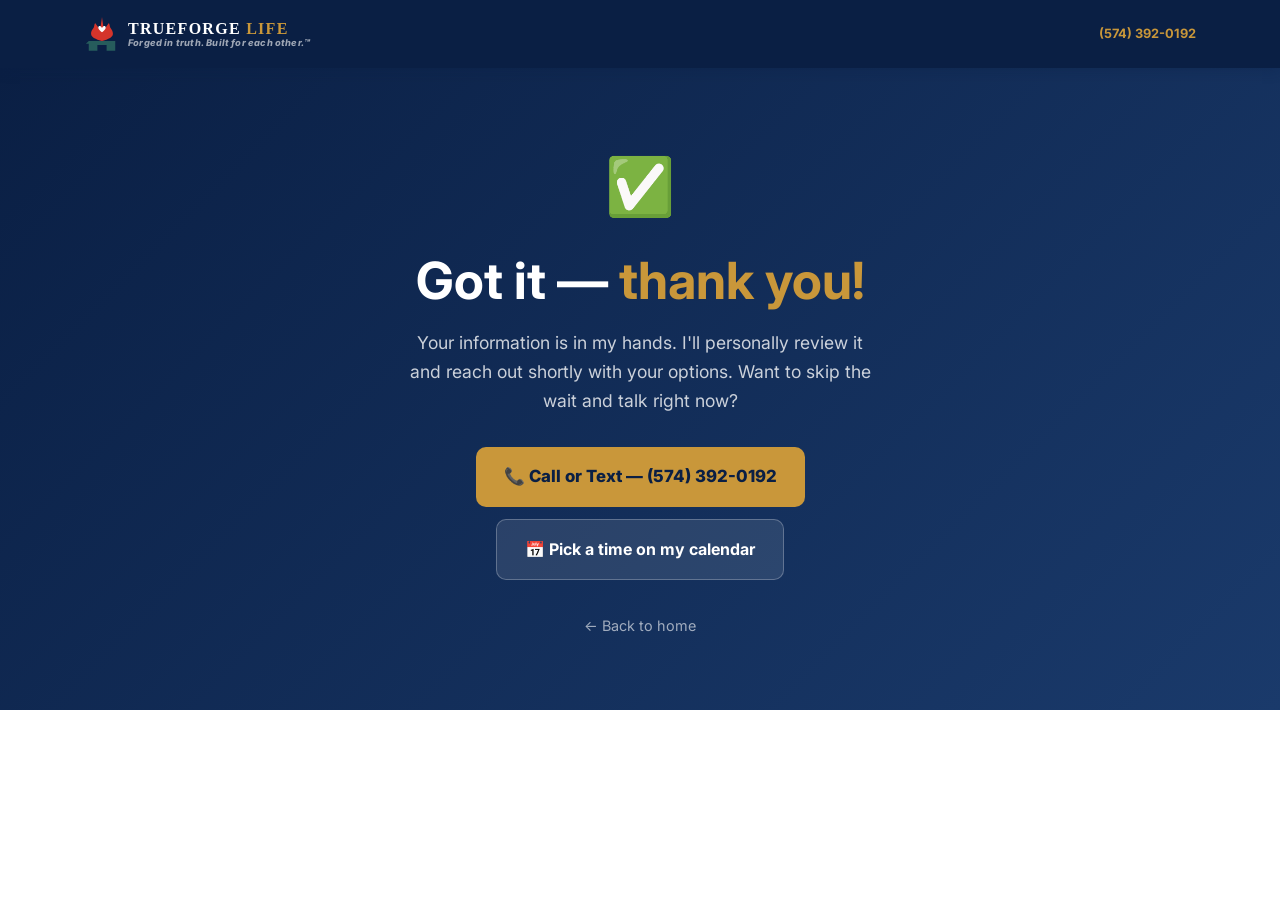
<file: contact-thanks.html>
<!DOCTYPE html>
<html lang="en">
<head>
  <meta charset="UTF-8" />
  <link rel="icon" type="image/svg+xml" href="images/logo-icon.svg" />
  <meta name="viewport" content="width=device-width, initial-scale=1.0" />
  <title>Thank You — TrueForge Life</title>
  <meta name="robots" content="noindex, follow" />
  <link rel="preconnect" href="https://fonts.googleapis.com" />
  <link rel="preconnect" href="https://fonts.gstatic.com" crossorigin />
  <link rel="stylesheet" href="https://fonts.googleapis.com/css2?family=Inter:wght@400;500;600;700;800&display=swap" media="print" onload="this.media='all'" />
  <noscript><link rel="stylesheet" href="https://fonts.googleapis.com/css2?family=Inter:wght@400;500;600;700;800&display=swap" /></noscript>
  <link rel="stylesheet" href="css/styles.css" />
  <!-- Google tag (gtag.js) -->
  <script async src="https://www.googletagmanager.com/gtag/js?id=AW-18230549825"></script>
  <script>
    window.dataLayer = window.dataLayer || [];
    function gtag(){dataLayer.push(arguments);}
    gtag('js', new Date());
    gtag('config', 'AW-18230549825');
    gtag('event', 'generate_lead', { event_category: 'contact_form', event_label: 'thanks_page' });
  </script>
</head>
<body>

<nav class="nav">
  <div class="container nav-inner">
    <a href="index.html" class="nav-logo-text" style="display:flex;align-items:center;gap:0.5rem;text-decoration:none;">
      <img src="images/logo-icon.svg" alt="TrueForge Life logo" height="38" width="36" style="display:block;flex-shrink:0;" />
      <span style="display:flex;flex-direction:column;line-height:1.1;">
        <span style="font-family:Georgia,serif;font-weight:700;font-size:1rem;letter-spacing:0.08em;color:#fff;">TRUEFORGE <span style="color:var(--gold)">LIFE</span></span>
        <span style="font-size:0.58rem;font-style:italic;color:rgba(255,255,255,0.6);letter-spacing:0.02em;">Forged in truth. Built for each other.&#8482;</span>
      </span>
    </a>
    <div class="nav-cta">
      <a href="tel:+15743920192" class="nav-phone" style="font-size:0.8rem;">(574) 392-0192</a>
    </div>
  </div>
</nav>

<section style="background:linear-gradient(135deg,var(--navy) 0%,#1a3a6b 100%);padding:4.5rem 0;color:var(--white);text-align:center;min-height:60vh;display:flex;align-items:center;">
  <div class="container" style="max-width:620px;">
    <div style="font-size:3.5rem;margin-bottom:1rem;">✅</div>
    <h1 style="color:var(--white);margin-bottom:1rem;">Got it — <span style="color:var(--gold)">thank you!</span></h1>
    <p style="color:rgba(255,255,255,0.78);font-size:1.1rem;max-width:480px;margin:0 auto 2rem;line-height:1.65;">Your information is in my hands. I'll personally review it and reach out shortly with your options. Want to skip the wait and talk right now?</p>
    <div style="display:flex;gap:0.75rem;justify-content:center;flex-wrap:wrap;">
      <a href="tel:+15743920192" style="display:inline-flex;align-items:center;gap:0.5rem;background:var(--gold);color:var(--navy);font-weight:800;padding:1rem 1.75rem;border-radius:10px;text-decoration:none;font-size:1.05rem;">📞 Call or Text — (574) 392-0192</a>
      <a href="https://calendly.com/dominic-trueforgeinsurance/30min" target="_blank" rel="noopener" style="display:inline-flex;align-items:center;gap:0.5rem;background:rgba(255,255,255,0.1);color:var(--white);font-weight:700;padding:1rem 1.75rem;border-radius:10px;text-decoration:none;font-size:1rem;border:1px solid rgba(255,255,255,0.25);">📅 Pick a time on my calendar</a>
    </div>
    <p style="margin-top:2rem;"><a href="index.html" style="color:rgba(255,255,255,0.6);font-size:0.9rem;">← Back to home</a></p>
  </div>
</section>

<script src="js/main.js"></script>
<!-- GoHighLevel Chat Widget -->
<script src="https://widgets.leadconnectorhq.com/loader.js" data-resources-url="https://widgets.leadconnectorhq.com/chat-widget/loader.js" data-widget-id="6a8c4207413c619641824475"></script>
</body>
</html>
</file>
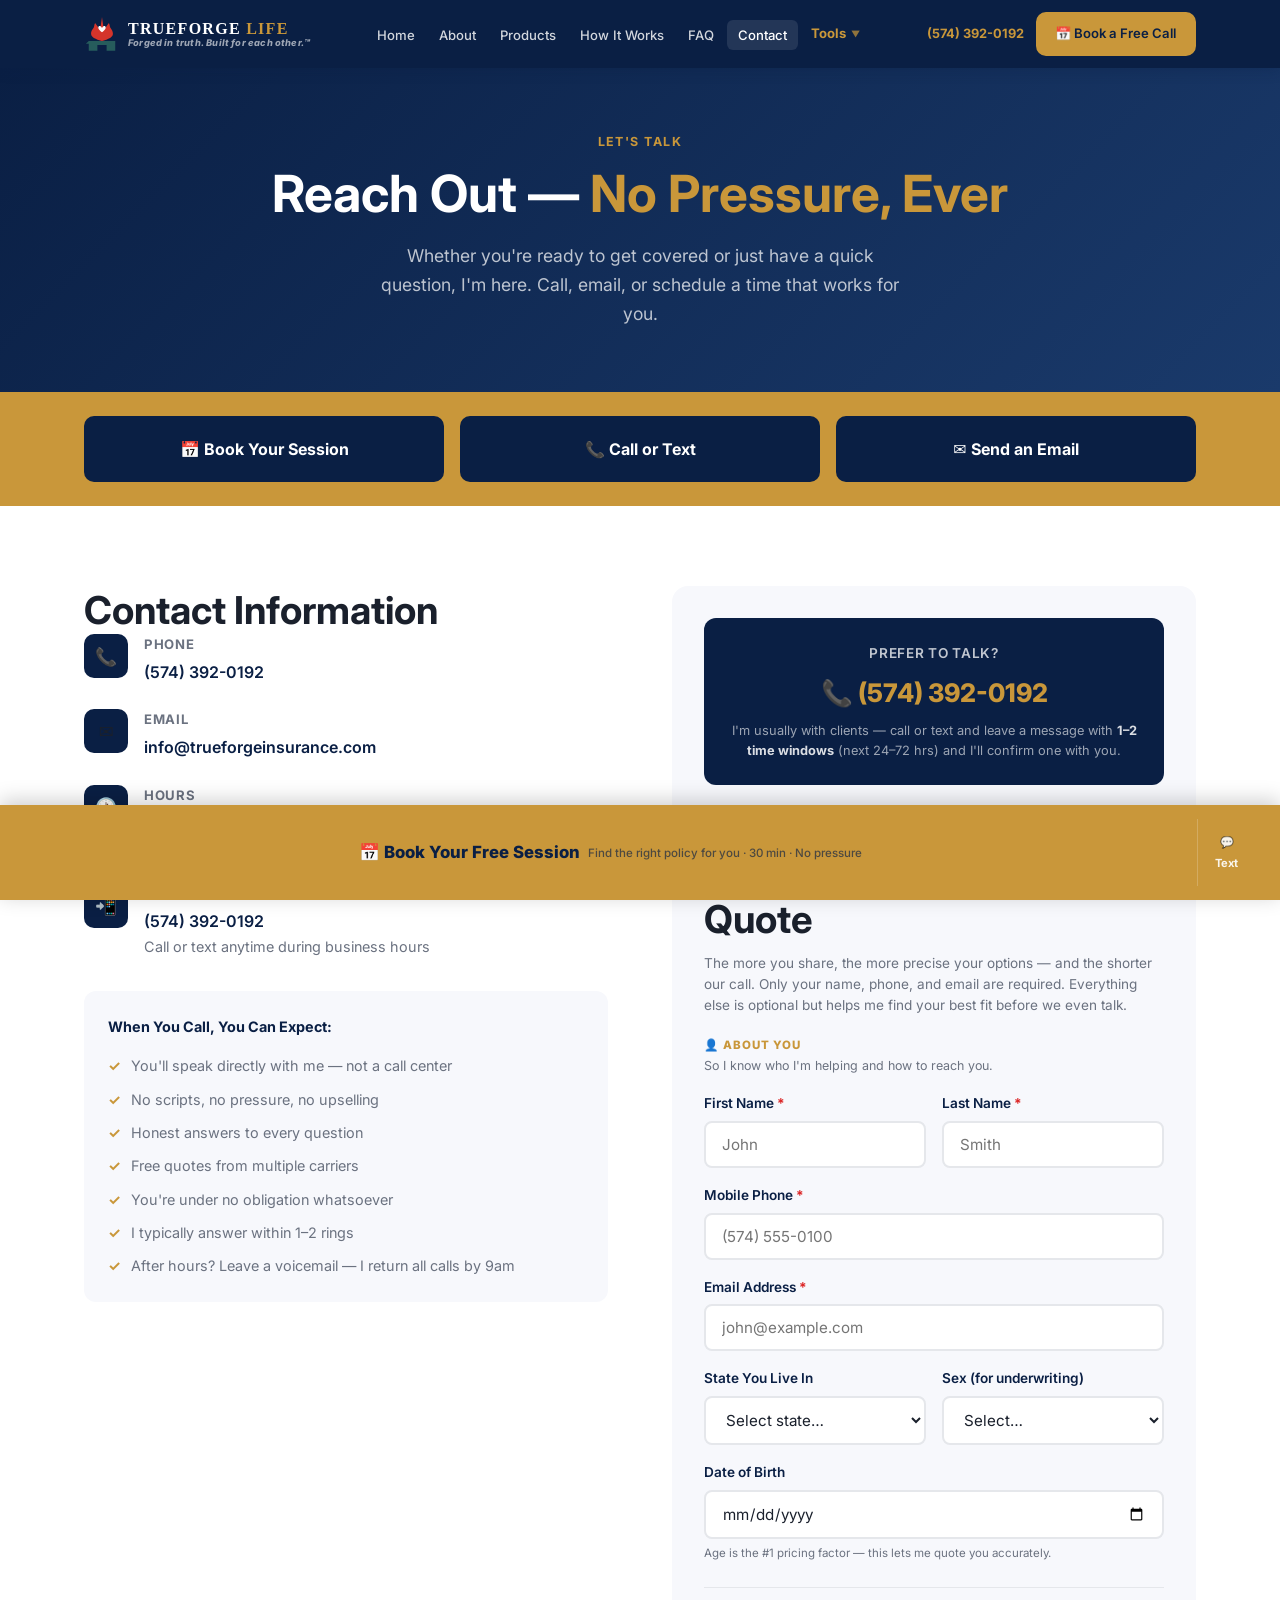
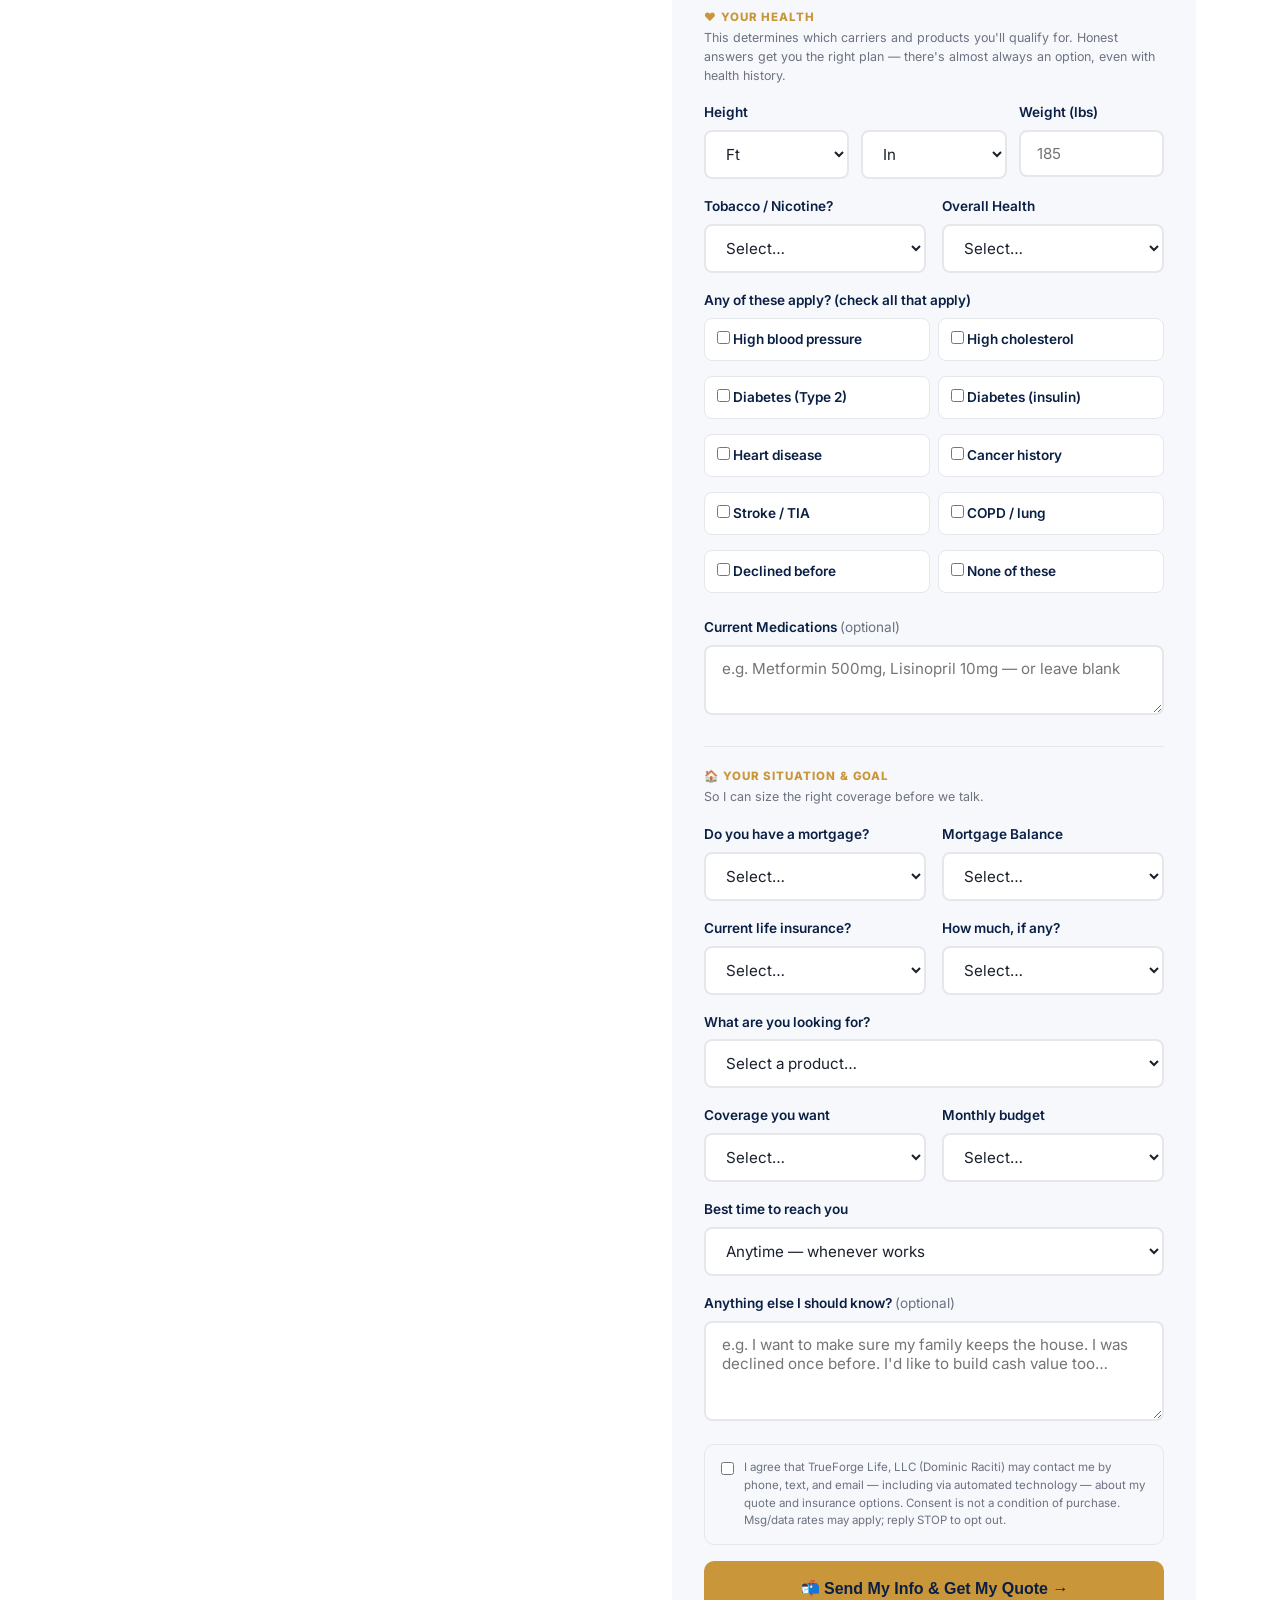
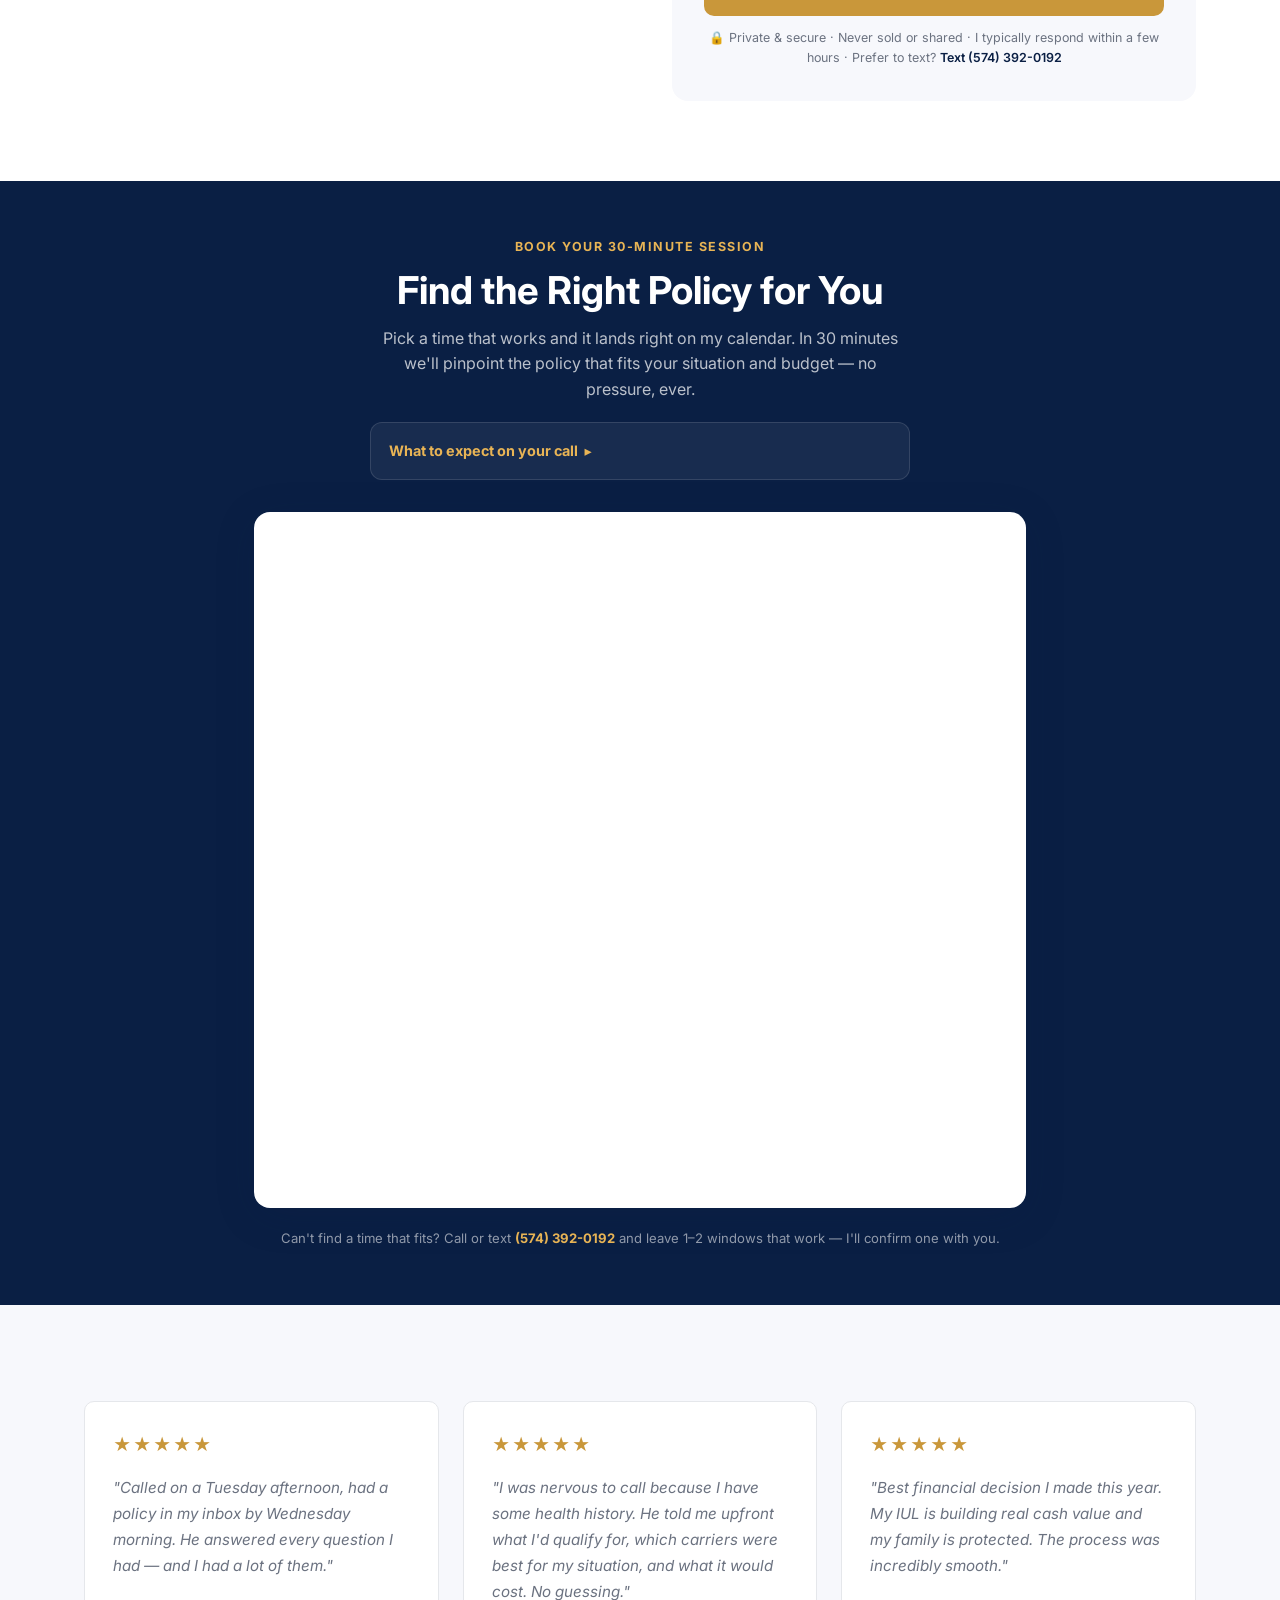
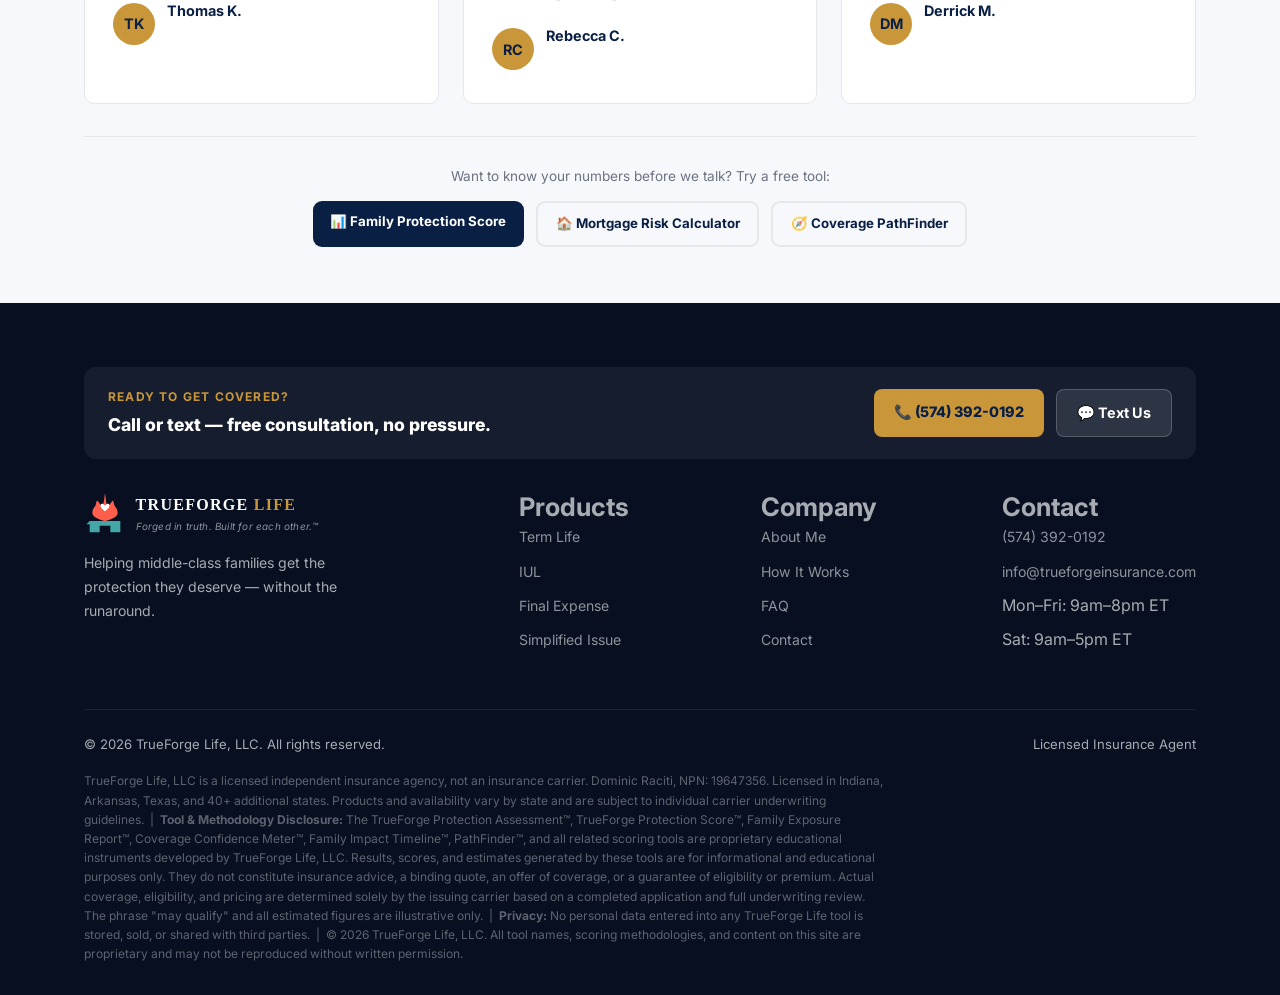
<file: contact.html>
<!DOCTYPE html>
<html lang="en">
<head>
<!-- Google tag (gtag.js) -->
<script async src="https://www.googletagmanager.com/gtag/js?id=AW-18230549825"></script>
<script>
  window.dataLayer = window.dataLayer || [];
  function gtag(){dataLayer.push(arguments);}
  gtag('js', new Date());
  gtag('config', 'AW-18230549825');
</script>
  <meta charset="UTF-8" />
  <link rel="icon" type="image/svg+xml" href="images/logo-icon.svg" />
  <meta name="viewport" content="width=device-width, initial-scale=1.0" />
  <title>Contact TrueForge Life — Free Consultation | (574) 392-0192</title>
  <meta name="description" content="Get in touch with TrueForge Life. Call, email, or schedule a free consultation. We're here Mon–Fri 9am–8pm ET, Sat 9am–5pm ET." />
  <link rel="preconnect" href="https://fonts.googleapis.com" />
  <link rel="preconnect" href="https://fonts.gstatic.com" crossorigin />
  <link rel="preload" as="style" href="https://fonts.googleapis.com/css2?family=Inter:wght@400;500;600;700;800&display=swap" />
  <link rel="stylesheet" href="https://fonts.googleapis.com/css2?family=Inter:wght@400;500;600;700;800&display=swap" media="print" onload="this.media='all'" />
  <noscript><link rel="stylesheet" href="https://fonts.googleapis.com/css2?family=Inter:wght@400;500;600;700;800&display=swap" /></noscript>
  <link rel="stylesheet" href="css/styles.css" />
  <!-- SEO: Canonical -->
    <meta name="geo.region" content="US-IN" />
  <meta name="geo.placename" content="Indiana" />
  <meta name="ICBM" content="41.6764, -86.2520" />
    <meta name="robots" content="index, follow" />
  <link rel="canonical" href="https://trueforgeinsurance.com/contact.html" />
  <!-- SEO: Open Graph -->
  <meta property="og:type" content="website" />
  <meta property="og:title" content="Contact TrueForge Life — Free Consultation | (574) 392-0192" />
  <meta property="og:description" content="Call (574) 392-0192 or message TrueForge Life. Free consultations Mon–Fri 9am–8pm ET, Sat 9am–5pm ET. No pressure, no obligation." />
  <meta property="og:url" content="https://trueforgeinsurance.com/contact.html" />
  <meta property="og:image" content="https://trueforgeinsurance.com/images/agent-photo.jpg" />
  <meta property="og:site_name" content="TrueForge Life" />
  <!-- SEO: Schema.org LocalBusiness -->
  <script type="application/ld+json">
  {
    "@context": "https://schema.org",
    "@type": "InsuranceAgency",
    "name": "TrueForge Life",
    "url": "https://trueforgeinsurance.com",
    "telephone": "+15743920192",
    "email": "info@trueforgeinsurance.com",
    "description": "Independent life insurance agency specializing in term life, mortgage protection, IUL, and final expense coverage for families across 40+ states.",
    "address": {
      "@type": "PostalAddress",
      "addressRegion": "IN",
      "addressCountry": "US"
    },
    "areaServed": "US",
    "priceRange": "Free Consultation",
    "openingHours": ["Mo-Fr 09:00-20:00", "Sa 09:00-17:00"],
    "founder": {
      "@type": "Person",
      "name": "Dominic Raciti",
      "telephone": "+15743920192"
    }
  }
  </script>
  <meta name="twitter:card" content="summary_large_image" />
  <meta name="twitter:title" content="Contact TrueForge Life — Free Consultation | (574) 392-0192" />
  <meta name="twitter:description" content="Call (574) 392-0192 or message TrueForge Life. Free consultations Mon–Fri 9am–8pm ET, Sat 9am–5pm ET. No pressure, no obligation." />
  <meta name="twitter:image" content="https://trueforgeinsurance.com/images/agent-photo.jpg" />
</head>
<body>

<nav class="nav">
  <div class="container nav-inner">
    <a href="index.html" class="nav-logo-text" style="display:flex;align-items:center;gap:0.5rem;text-decoration:none;">
      <img src="images/logo-icon.svg" alt="TrueForge Life logo" height="38" width="36" style="display:block;flex-shrink:0;" />
      <span style="display:flex;flex-direction:column;line-height:1.1;">
        <span style="font-family:Georgia,serif;font-weight:700;font-size:1rem;letter-spacing:0.08em;color:#fff;">TRUEFORGE <span style="color:var(--gold)">LIFE</span></span>
        <span style="font-size:0.58rem;font-style:italic;color:rgba(255,255,255,0.6);letter-spacing:0.02em;">Forged in truth. Built for each other.&#8482;</span>
      </span>
    </a>
    <button class="hamburger" aria-label="Menu">
      <span></span><span></span><span></span>
    </button>
    <ul class="nav-links">
      <li><a href="index.html">Home</a></li>
      <li><a href="about.html">About</a></li>
      <li><a href="products.html">Products</a></li>
      <li><a href="how-it-works.html">How It Works</a></li>
      <li><a href="faq.html">FAQ</a></li>
      <li><a href="contact.html">Contact</a></li>
      <li>
        <a href="assess.html" class="nav-dropdown-toggle" style="color:var(--gold);font-weight:700;">
          Tools <span class="caret">▼</span>
        </a>
        <div class="nav-dropdown">
          <a href="assess.html">
            <span class="dd-icon" style="background:#fff8ee;">🎯</span>
            <span class="dd-text">
              <span class="dd-title">Assess My Risk</span>
              <span class="dd-sub">Get your Protection Score™</span>
            </span>
          </a>
          <a href="enroll.html">
            <span class="dd-icon" style="background:#f0f4ff;">✦</span>
            <span class="dd-text">
              <span class="dd-title">Coverage Assistant</span>
              <span class="dd-sub">Find the right product</span>
            </span>
          </a>
          <a href="family-impact.html">
            <span class="dd-icon" style="background:#f0fff4;">📅</span>
            <span class="dd-text">
              <span class="dd-title">Family Impact Timeline</span>
              <span class="dd-sub">See what's at stake</span>
            </span>
          </a>
          <div class="nav-dropdown-divider"></div>
          <a href="pathfinder.html">
            <span class="dd-icon" style="background:#fff8ee;">✦</span>
            <span class="dd-text">
              <span class="dd-title">PathFinder</span>
              <span class="dd-sub">Coverage quiz & guidance</span>
            </span>
          </a>
          <a href="mortgage-calculator.html">
            <span class="dd-icon" style="background:#f5f0ff;">🏠</span>
            <span class="dd-text">
              <span class="dd-title">Mortgage Calculator</span>
              <span class="dd-sub">Estimate your coverage need</span>
            </span>
          </a>
          <a href="protection-score.html">
            <span class="dd-icon" style="background:#fff0f0;">🏆</span>
            <span class="dd-text">
              <span class="dd-title">Protection Score</span>
              <span class="dd-sub">Learn about your score</span>
            </span>
          </a>
        </div>
      </li>
    </ul>
    <div class="nav-cta">
      <a href="tel:+15743920192" class="nav-phone" style="font-size:0.8rem;">(574) 392-0192</a>
      <a href="https://calendly.com/dominic-trueforgeinsurance/30min" class="btn btn-primary" target="_blank" rel="noopener" style="font-size:0.82rem;padding:0.55rem 1.1rem;white-space:nowrap;">📅 Book a Free Call</a>
    </div>
  </div>
</nav>

<!-- PAGE HEADER -->
<section style="background:linear-gradient(135deg,var(--navy) 0%,#1a3a6b 100%);padding:4rem 0;color:var(--white);text-align:center;">
  <div class="container">
    <div class="section-label">Let's Talk</div>
    <h1 style="color:var(--white);margin-bottom:1rem;">Reach Out — <span style="color:var(--gold)">No Pressure, Ever</span></h1>
    <p style="color:rgba(255,255,255,0.72);font-size:1.1rem;max-width:540px;margin:0 auto;">Whether you're ready to get covered or just have a quick question, I'm here. Call, email, or schedule a time that works for you.</p>
  </div>
</section>

<!-- QUICK ACTIONS -->
<div style="background:var(--gold);padding:1.5rem 0;">
  <div class="container" style="display:grid;grid-template-columns:repeat(auto-fit,minmax(200px,1fr));gap:1rem;text-align:center;">
    <a href="https://calendly.com/dominic-trueforgeinsurance/30min" target="_blank" rel="noopener" style="background:var(--navy);color:var(--white);border-radius:10px;padding:1.25rem;font-weight:700;display:flex;align-items:center;justify-content:center;gap:0.5rem;transition:opacity 0.15s;" onmouseover="this.style.opacity='0.85'" onmouseout="this.style.opacity='1'">
      📅 Book Your Session
    </a>
    <a href="tel:+15743920192" style="background:var(--navy);color:var(--white);border-radius:10px;padding:1.25rem;font-weight:700;display:flex;align-items:center;justify-content:center;gap:0.5rem;transition:opacity 0.15s;" onmouseover="this.style.opacity='0.85'" onmouseout="this.style.opacity='1'">
      📞 Call or Text
    </a>
    <a href="mailto:info@trueforgeinsurance.com" style="background:var(--navy);color:var(--white);border-radius:10px;padding:1.25rem;font-weight:700;display:flex;align-items:center;justify-content:center;gap:0.5rem;transition:opacity 0.15s;" onmouseover="this.style.opacity='0.85'" onmouseout="this.style.opacity='1'">
      ✉️ Send an Email
    </a>
  </div>
</div>

<!-- CONTACT SECTION -->
<section class="contact">
  <div class="container contact-grid">

    <!-- Left: Contact Info -->
    <div class="contact-info">
      <h2>Contact Information</h2>

      <div class="contact-item">
        <div class="contact-item-icon">📞</div>
        <div class="contact-item-text">
          <strong>Phone</strong>
          <a href="tel:+1-574-392-0192">(574) 392-0192</a>
        </div>
      </div>

      <div class="contact-item">
        <div class="contact-item-icon">✉️</div>
        <div class="contact-item-text">
          <strong>Email</strong>
          <a href="mailto:info@trueforgeinsurance.com">info@trueforgeinsurance.com</a>
        </div>
      </div>

      <div class="contact-item">
        <div class="contact-item-icon">🕐</div>
        <div class="contact-item-text">
          <strong>Hours</strong>
          <span>Mon–Fri: 9:00am – 8:00pm ET</span>
          <span style="display:block;font-size:0.9rem;color:var(--gray);font-weight:400;">Saturday: 9:00am – 5:00pm ET</span>
        </div>
      </div>

      <div class="contact-item">
        <div class="contact-item-icon">📲</div>
        <div class="contact-item-text">
          <strong>Call or Text</strong>
          <a href="tel:+15743920192">(574) 392-0192</a>
          <span style="display:block;font-size:0.9rem;color:var(--gray);font-weight:400;">Call or text anytime during business hours</span>
        </div>
      </div>

      <!-- Trust signals -->
      <div style="margin-top:2rem;background:var(--off-white);border-radius:12px;padding:1.5rem;">
        <div style="font-weight:700;color:var(--navy);font-size:0.9rem;margin-bottom:1rem;">When You Call, You Can Expect:</div>
        <ul style="list-style:none;display:flex;flex-direction:column;gap:0.6rem;">
          <li style="display:flex;align-items:center;gap:0.6rem;font-size:0.9rem;color:var(--gray);">
            <span style="color:var(--gold);font-weight:700;">✓</span> You'll speak directly with me — not a call center
          </li>
          <li style="display:flex;align-items:center;gap:0.6rem;font-size:0.9rem;color:var(--gray);">
            <span style="color:var(--gold);font-weight:700;">✓</span> No scripts, no pressure, no upselling
          </li>
          <li style="display:flex;align-items:center;gap:0.6rem;font-size:0.9rem;color:var(--gray);">
            <span style="color:var(--gold);font-weight:700;">✓</span> Honest answers to every question
          </li>
          <li style="display:flex;align-items:center;gap:0.6rem;font-size:0.9rem;color:var(--gray);">
            <span style="color:var(--gold);font-weight:700;">✓</span> Free quotes from multiple carriers
          </li>
          <li style="display:flex;align-items:center;gap:0.6rem;font-size:0.9rem;color:var(--gray);">
            <span style="color:var(--gold);font-weight:700;">✓</span> You're under no obligation whatsoever
          </li>
          <li style="display:flex;align-items:center;gap:0.6rem;font-size:0.9rem;color:var(--gray);">
            <span style="color:var(--gold);font-weight:700;">✓</span> I typically answer within 1–2 rings
          </li>
          <li style="display:flex;align-items:center;gap:0.6rem;font-size:0.9rem;color:var(--gray);">
            <span style="color:var(--gold);font-weight:700;">✓</span> After hours? Leave a voicemail — I return all calls by 9am
          </li>
        </ul>
      </div>
    </div>

    <!-- Right: Contact Form -->
    <div class="contact-form">
      <div style="background:var(--navy);border-radius:12px;padding:1.5rem;text-align:center;margin-bottom:1.5rem;">
        <p style="color:rgba(255,255,255,0.75);font-size:0.85rem;margin-bottom:0.5rem;font-weight:600;letter-spacing:0.05em;text-transform:uppercase;">Prefer to talk?</p>
        <a href="tel:+15743920192" style="color:var(--gold);font-size:1.6rem;font-weight:800;display:block;margin-bottom:0.4rem;">📞 (574) 392-0192</a>
        <p style="color:rgba(255,255,255,0.6);font-size:0.8rem;margin:0;line-height:1.55;">I'm usually with clients — call or text and leave a message with <strong style="color:rgba(255,255,255,0.85);">1–2 time windows</strong> (next 24–72 hrs) and I'll confirm one with you.</p>
      </div>
      <div style="text-align:center;color:var(--gray);font-size:0.85rem;margin-bottom:1rem;">— or send a message below and I'll get back to you —</div>
      <h2 style="margin-bottom:0.6rem;">Get My Personalized Quote</h2>
      <p style="font-size:0.85rem;color:var(--gray);margin-top:0;margin-bottom:1.25rem;line-height:1.55;">The more you share, the more precise your options — and the shorter our call. Only your name, phone, and email are required. Everything else is optional but helps me find your best fit before we even talk.</p>
      <form id="contactForm" name="contact" method="POST" data-netlify="true" netlify-honeypot="bot-field" action="/contact-thanks.html">
        <input type="hidden" name="form-name" value="contact" />
        <p style="display:none;"><label>Don't fill this out: <input name="bot-field" /></label></p>
        <!-- Ad attribution (populated by JS) -->
        <input type="hidden" name="utm_source" />
        <input type="hidden" name="utm_medium" />
        <input type="hidden" name="utm_campaign" />
        <input type="hidden" name="utm_term" />
        <input type="hidden" name="utm_content" />
        <input type="hidden" name="gclid" />
        <input type="hidden" name="landing_page" />
        <input type="hidden" name="referrer" />

        <!-- ABOUT YOU -->
        <div class="form-section">
          <div class="form-section-head">👤 About You</div>
          <div class="form-section-sub">So I know who I'm helping and how to reach you.</div>
          <div class="form-row">
            <div class="form-group">
              <label for="firstName">First Name <span class="form-req">*</span></label>
              <input type="text" id="firstName" name="firstName" placeholder="John" required />
            </div>
            <div class="form-group">
              <label for="lastName">Last Name <span class="form-req">*</span></label>
              <input type="text" id="lastName" name="lastName" placeholder="Smith" required />
            </div>
          </div>
          <div class="form-group">
            <label for="phone">Mobile Phone <span class="form-req">*</span></label>
            <input type="tel" id="phone" name="phone" placeholder="(574) 555-0100" inputmode="tel" required />
          </div>
          <div class="form-group">
            <label for="email">Email Address <span class="form-req">*</span></label>
            <input type="email" id="email" name="email" placeholder="john@example.com" inputmode="email" required />
          </div>
          <div class="form-row">
            <div class="form-group">
              <label for="state">State You Live In</label>
              <select id="state" name="state">
                <option value="">Select state…</option>
                <option>Alabama</option><option>Alaska</option><option>Arizona</option><option>Arkansas</option><option>California</option><option>Colorado</option><option>Connecticut</option><option>Delaware</option><option>Florida</option><option>Georgia</option><option>Hawaii</option><option>Idaho</option><option>Illinois</option><option>Indiana</option><option>Iowa</option><option>Kansas</option><option>Kentucky</option><option>Louisiana</option><option>Maine</option><option>Maryland</option><option>Massachusetts</option><option>Michigan</option><option>Minnesota</option><option>Mississippi</option><option>Missouri</option><option>Montana</option><option>Nebraska</option><option>Nevada</option><option>New Hampshire</option><option>New Jersey</option><option>New Mexico</option><option>New York</option><option>North Carolina</option><option>North Dakota</option><option>Ohio</option><option>Oklahoma</option><option>Oregon</option><option>Pennsylvania</option><option>Rhode Island</option><option>South Carolina</option><option>South Dakota</option><option>Tennessee</option><option>Texas</option><option>Utah</option><option>Vermont</option><option>Virginia</option><option>Washington</option><option>West Virginia</option><option>Wisconsin</option><option>Wyoming</option>
              </select>
            </div>
            <div class="form-group">
              <label for="sex">Sex (for underwriting)</label>
              <select id="sex" name="sex">
                <option value="">Select…</option>
                <option value="Male">Male</option>
                <option value="Female">Female</option>
              </select>
            </div>
          </div>
          <div class="form-group">
            <label for="dob">Date of Birth</label>
            <input type="date" id="dob" name="dob" />
            <div class="form-note">Age is the #1 pricing factor — this lets me quote you accurately.</div>
          </div>
        </div>

        <!-- YOUR HEALTH -->
        <div class="form-section">
          <div class="form-section-head">❤️ Your Health</div>
          <div class="form-section-sub">This determines which carriers and products you'll qualify for. Honest answers get you the right plan — there's almost always an option, even with health history.</div>
          <div class="form-row-3">
            <div class="form-group">
              <label for="heightFt">Height</label>
              <select id="heightFt" name="heightFt">
                <option value="">Ft</option>
                <option>4</option><option>5</option><option>6</option><option>7</option>
              </select>
            </div>
            <div class="form-group">
              <label for="heightIn" style="visibility:hidden;">In</label>
              <select id="heightIn" name="heightIn">
                <option value="">In</option>
                <option>0</option><option>1</option><option>2</option><option>3</option><option>4</option><option>5</option><option>6</option><option>7</option><option>8</option><option>9</option><option>10</option><option>11</option>
              </select>
            </div>
            <div class="form-group">
              <label for="weight">Weight (lbs)</label>
              <input type="number" id="weight" name="weight" placeholder="185" inputmode="numeric" min="60" max="600" />
            </div>
          </div>
          <div class="form-row">
            <div class="form-group">
              <label for="tobacco">Tobacco / Nicotine?</label>
              <select id="tobacco" name="tobacco">
                <option value="">Select…</option>
                <option value="No">No — none in 12+ months</option>
                <option value="Yes">Yes — currently use</option>
                <option value="Quit">Quit within last 12 months</option>
              </select>
            </div>
            <div class="form-group">
              <label for="health">Overall Health</label>
              <select id="health" name="health">
                <option value="">Select…</option>
                <option value="Excellent">Excellent</option>
                <option value="Good">Good</option>
                <option value="Fair">Fair / some conditions</option>
                <option value="Serious">Serious history</option>
              </select>
            </div>
          </div>
          <div class="form-group">
            <label>Any of these apply? (check all that apply)</label>
            <div class="form-conditions">
              <label class="form-check"><input type="checkbox" name="conditions" value="High blood pressure" /> High blood pressure</label>
              <label class="form-check"><input type="checkbox" name="conditions" value="High cholesterol" /> High cholesterol</label>
              <label class="form-check"><input type="checkbox" name="conditions" value="Diabetes (Type 2)" /> Diabetes (Type 2)</label>
              <label class="form-check"><input type="checkbox" name="conditions" value="Diabetes (insulin)" /> Diabetes (insulin)</label>
              <label class="form-check"><input type="checkbox" name="conditions" value="Heart disease" /> Heart disease</label>
              <label class="form-check"><input type="checkbox" name="conditions" value="Cancer history" /> Cancer history</label>
              <label class="form-check"><input type="checkbox" name="conditions" value="Stroke / TIA" /> Stroke / TIA</label>
              <label class="form-check"><input type="checkbox" name="conditions" value="COPD / lung" /> COPD / lung</label>
              <label class="form-check"><input type="checkbox" name="conditions" value="Declined before" /> Declined before</label>
              <label class="form-check"><input type="checkbox" name="conditions" value="None of these" /> None of these</label>
            </div>
          </div>
          <div class="form-group">
            <label for="medications">Current Medications <span style="font-weight:400;color:var(--gray)">(optional)</span></label>
            <textarea id="medications" name="medications" style="min-height:70px;" placeholder="e.g. Metformin 500mg, Lisinopril 10mg — or leave blank"></textarea>
          </div>
        </div>

        <!-- YOUR SITUATION -->
        <div class="form-section">
          <div class="form-section-head">🏠 Your Situation &amp; Goal</div>
          <div class="form-section-sub">So I can size the right coverage before we talk.</div>
          <div class="form-row">
            <div class="form-group">
              <label for="hasMortgage">Do you have a mortgage?</label>
              <select id="hasMortgage" name="hasMortgage">
                <option value="">Select…</option>
                <option value="Yes">Yes</option>
                <option value="No">No / I rent</option>
                <option value="Paid off">Own it outright</option>
              </select>
            </div>
            <div class="form-group">
              <label for="mortgageBalance">Mortgage Balance</label>
              <select id="mortgageBalance" name="mortgageBalance">
                <option value="">Select…</option>
                <option value="Under $100k">Under $100k</option>
                <option value="$100k–$200k">$100k–$200k</option>
                <option value="$200k–$350k">$200k–$350k</option>
                <option value="$350k–$500k">$350k–$500k</option>
                <option value="$500k+">$500k+</option>
              </select>
            </div>
          </div>
          <div class="form-row">
            <div class="form-group">
              <label for="hasCoverage">Current life insurance?</label>
              <select id="hasCoverage" name="hasCoverage">
                <option value="">Select…</option>
                <option value="None">None at all</option>
                <option value="Through work only">Through work only</option>
                <option value="Own policy">I have my own policy</option>
              </select>
            </div>
            <div class="form-group">
              <label for="currentCoverage">How much, if any?</label>
              <select id="currentCoverage" name="currentCoverage">
                <option value="">Select…</option>
                <option value="$0">$0</option>
                <option value="Under $50k">Under $50k</option>
                <option value="$50k–$250k">$50k–$250k</option>
                <option value="$250k–$500k">$250k–$500k</option>
                <option value="$500k+">$500k+</option>
              </select>
            </div>
          </div>
          <div class="form-group">
            <label for="interest">What are you looking for?</label>
            <select id="interest" name="interest">
              <option value="">Select a product…</option>
              <option value="term">Term Life Insurance</option>
              <option value="mortgage">Mortgage Protection</option>
              <option value="iul">IUL / Tax-Free Retirement</option>
              <option value="final-expense">Final Expense / Whole Life</option>
              <option value="simplified">Simplified / Guaranteed Issue</option>
              <option value="more">I have some — looking for more</option>
              <option value="unsure">Not sure — need guidance</option>
            </select>
          </div>
          <div class="form-row">
            <div class="form-group">
              <label for="desiredCoverage">Coverage you want</label>
              <select id="desiredCoverage" name="desiredCoverage">
                <option value="">Select…</option>
                <option value="Not sure">Not sure — help me decide</option>
                <option value="Under $25k (final expense)">Under $25k (final expense)</option>
                <option value="$25k–$100k">$25k–$100k</option>
                <option value="$100k–$300k">$100k–$300k</option>
                <option value="$300k–$500k">$300k–$500k</option>
                <option value="$500k–$1M">$500k–$1M</option>
                <option value="$1M+">$1M+</option>
              </select>
            </div>
            <div class="form-group">
              <label for="budget">Monthly budget</label>
              <select id="budget" name="budget">
                <option value="">Select…</option>
                <option value="Under $50">Under $50</option>
                <option value="$50–$100">$50–$100</option>
                <option value="$100–$200">$100–$200</option>
                <option value="$200–$400">$200–$400</option>
                <option value="$400+">$400+</option>
                <option value="Whatever it takes">Whatever the right coverage costs</option>
              </select>
            </div>
          </div>
          <div class="form-group">
            <label for="bestTime">Best time to reach you</label>
            <select id="bestTime" name="bestTime">
              <option value="Anytime">Anytime — whenever works</option>
              <option value="Morning">Morning (8am–12pm)</option>
              <option value="Afternoon">Afternoon (12pm–5pm)</option>
              <option value="Evening">Evening (5pm–8pm)</option>
            </select>
          </div>
          <div class="form-group">
            <label for="message">Anything else I should know? <span style="font-weight:400;color:var(--gray)">(optional)</span></label>
            <textarea id="message" name="message" placeholder="e.g. I want to make sure my family keeps the house. I was declined once before. I'd like to build cash value too…"></textarea>
          </div>
        </div>

        <!-- CONSENT -->
        <label class="form-consent" id="consentWrap">
          <input type="checkbox" name="consent" id="consent" value="Yes" />
          <span class="form-consent-text">I agree that TrueForge Life, LLC (Dominic Raciti) may contact me by phone, text, and email — including via automated technology — about my quote and insurance options. Consent is not a condition of purchase. Msg/data rates may apply; reply STOP to opt out.</span>
        </label>

        <button type="submit" class="btn btn-primary" style="width:100%;justify-content:center;font-size:1rem;padding:1rem;">📬 Send My Info &amp; Get My Quote →</button>
        <p style="font-size:0.78rem;color:var(--gray);text-align:center;margin-top:0.75rem;margin-bottom:0;">🔒 Private &amp; secure · Never sold or shared · I typically respond within a few hours · Prefer to text? <a href="sms:+15743920192?body=Hi%20Dominic%2C%20I%27d%20like%20a%20free%20quote." style="color:var(--navy);font-weight:600;">Text (574) 392-0192</a></p>
      </form>
    </div>

  </div>
</section>

<!-- BOOK INSTANTLY -->
<section style="background:var(--navy);padding:3.5rem 0;" id="book">
  <div class="container" style="max-width:820px;text-align:center;">
    <div class="section-label" style="color:var(--gold-light);">Book Your 30-Minute Session</div>
    <h2 style="color:var(--white);margin-bottom:0.75rem;">Find the Right Policy for You</h2>
    <p style="color:rgba(255,255,255,0.72);font-size:1rem;max-width:540px;margin:0 auto 1.25rem;line-height:1.6;">Pick a time that works and it lands right on my calendar. In 30 minutes we'll pinpoint the policy that fits your situation and budget — no pressure, ever.</p>

    <details style="max-width:540px;margin:0 auto 2rem;text-align:left;background:rgba(255,255,255,0.06);border:1px solid rgba(255,255,255,0.12);border-radius:12px;padding:0.35rem 1.15rem;">
      <summary style="color:var(--gold-light);font-weight:700;font-size:0.9rem;cursor:pointer;padding:0.65rem 0;list-style:none;">What to expect on your call &nbsp;▸</summary>
      <div style="color:rgba(255,255,255,0.72);font-size:0.88rem;line-height:1.7;padding:0.25rem 0 0.85rem;">
        A relaxed, no-pressure conversation. We'll cover:<br>
        • What you qualify for and what it costs<br>
        • Protecting your mortgage, income, or retirement<br>
        • If it's the right fit, we can put it in place right on the call<br>
        <span style="display:block;margin-top:0.5rem;color:rgba(255,255,255,0.55);font-size:0.82rem;">Most calls take about 30 minutes. If it's not right for you, you'll walk away with total clarity either way.</span>
      </div>
    </details>

    <div style="background:var(--white);border-radius:16px;padding:0.5rem;box-shadow:var(--shadow-lg);">
      <div class="calendly-inline-widget" data-url="https://calendly.com/dominic-trueforgeinsurance/30min?hide_gdpr_banner=1&primary_color=c9973a" style="min-width:280px;height:680px;"></div>
    </div>
    <p style="color:rgba(255,255,255,0.55);font-size:0.82rem;margin-top:1.25rem;line-height:1.6;">Can't find a time that fits? Call or text <a href="tel:+15743920192" style="color:var(--gold-light);font-weight:700;">(574) 392-0192</a> and leave 1–2 windows that work — I'll confirm one with you.</p>
  </div>
</section>
<script src="https://assets.calendly.com/assets/external/widget.js" async></script>

<!-- TESTIMONIAL STRIP -->
<section style="background:var(--off-white);padding:3.5rem 0;">
  <div class="container">
    <div class="testimonials-grid">
      <div class="testimonial-card" style="background:var(--white);border:1px solid var(--gray-light);">
        <div class="stars" style="color:var(--gold);">★★★★★</div>
        <blockquote style="color:var(--gray);">"Called on a Tuesday afternoon, had a policy in my inbox by Wednesday morning. He answered every question I had — and I had a lot of them."</blockquote>
        <div class="testimonial-author">
          <div class="avatar">TK</div>
          <div><strong style="color:var(--navy);">Thomas K.</strong><span>Term Life — Illinois</span></div>
        </div>
      </div>
      <div class="testimonial-card" style="background:var(--white);border:1px solid var(--gray-light);">
        <div class="stars" style="color:var(--gold);">★★★★★</div>
        <blockquote style="color:var(--gray);">"I was nervous to call because I have some health history. He told me upfront what I'd qualify for, which carriers were best for my situation, and what it would cost. No guessing."</blockquote>
        <div class="testimonial-author">
          <div class="avatar">RC</div>
          <div><strong style="color:var(--navy);">Rebecca C.</strong><span>Final Expense — North Carolina</span></div>
        </div>
      </div>
      <div class="testimonial-card" style="background:var(--white);border:1px solid var(--gray-light);">
        <div class="stars" style="color:var(--gold);">★★★★★</div>
        <blockquote style="color:var(--gray);">"Best financial decision I made this year. My IUL is building real cash value and my family is protected. The process was incredibly smooth."</blockquote>
        <div class="testimonial-author">
          <div class="avatar">DM</div>
          <div><strong style="color:var(--navy);">Derrick M.</strong><span>IUL Client — Texas</span></div>
        </div>
      </div>
    </div>
    <div style="text-align:center;margin-top:2rem;padding-top:1.75rem;border-top:1px solid var(--gray-light);">
      <p style="font-size:.85rem;color:var(--gray);margin-bottom:.85rem;">Want to know your numbers before we talk? Try a free tool:</p>
      <div style="display:flex;gap:.75rem;justify-content:center;flex-wrap:wrap;">
        <a href="protection-score.html" style="background:var(--navy);color:#fff;font-weight:700;padding:.65rem 1.1rem;border-radius:9px;text-decoration:none;font-size:.83rem;">📊 Family Protection Score</a>
        <a href="mortgage-calculator.html" style="background:var(--off-white);color:var(--navy);font-weight:700;padding:.65rem 1.1rem;border-radius:9px;text-decoration:none;font-size:.83rem;border:2px solid var(--gray-light);">🏠 Mortgage Risk Calculator</a>
        <a href="pathfinder.html" style="background:var(--off-white);color:var(--navy);font-weight:700;padding:.65rem 1.1rem;border-radius:9px;text-decoration:none;font-size:.83rem;border:2px solid var(--gray-light);">🧭 Coverage PathFinder</a>
      </div>
    </div>
  </div>
</section>

<footer class="footer">
  <div class="container">
    <div style="background:rgba(255,255,255,0.06);border-radius:12px;padding:1.25rem 1.5rem;margin-bottom:2rem;display:flex;align-items:center;justify-content:space-between;flex-wrap:wrap;gap:1rem;">
      <div>
        <div style="font-size:0.75rem;font-weight:700;letter-spacing:0.1em;text-transform:uppercase;color:var(--gold);margin-bottom:0.2rem;">Ready to get covered?</div>
        <div style="font-size:1.1rem;font-weight:800;color:var(--white);">Call or text — free consultation, no pressure.</div>
      </div>
      <div style="display:flex;gap:0.75rem;flex-wrap:wrap;">
        <a href="tel:+15743920192" style="background:var(--gold);color:var(--navy);font-weight:800;padding:0.7rem 1.25rem;border-radius:8px;font-size:0.9rem;white-space:nowrap;">📞 (574) 392-0192</a>
        <a href="sms:+15743920192?body=Hi%20Dominic%2C%20I%27d%20like%20a%20free%20quote." style="background:rgba(255,255,255,0.1);color:var(--white);font-weight:700;padding:0.7rem 1.25rem;border-radius:8px;font-size:0.9rem;white-space:nowrap;border:1px solid rgba(255,255,255,0.2);">💬 Text Us</a>
      </div>
    </div>
    <div class="footer-grid">
      <div class="footer-brand">
        <div style="display:flex;align-items:center;gap:0.6rem;margin-bottom:0.75rem;">
          <img src="images/logo-icon.svg" alt="TrueForge Life" height="44" width="42" style="display:block;filter:brightness(1.8);" />
          <div>
            <div style="font-family:Georgia,serif;font-weight:700;font-size:1rem;letter-spacing:0.08em;color:var(--white);">TRUEFORGE <span style="color:var(--gold)">LIFE</span></div>
            <div style="font-size:0.62rem;font-style:italic;color:rgba(255,255,255,0.55);letter-spacing:0.02em;">Forged in truth. Built for each other.&#8482;</div>
          </div>
        </div>
        <p>Helping middle-class families get the protection they deserve — without the runaround.</p>
      </div>
      <div class="footer-col"><h3>Products</h3><ul>
        <li><a href="products.html#term">Term Life</a></li>
        <li><a href="products.html#iul">IUL</a></li>
        <li><a href="products.html#final-expense">Final Expense</a></li>
        <li><a href="products.html#simplified">Simplified Issue</a></li>
      </ul></div>
      <div class="footer-col"><h3>Company</h3><ul>
        <li><a href="about.html">About Me</a></li>
        <li><a href="how-it-works.html">How It Works</a></li>
        <li><a href="faq.html">FAQ</a></li>
        <li><a href="contact.html">Contact</a></li>
      </ul></div>
      <div class="footer-col"><h3>Contact</h3><ul>
        <li><a href="tel:+1-574-392-0192">(574) 392-0192</a></li>
        <li><a href="mailto:info@trueforgeinsurance.com">info@trueforgeinsurance.com</a></li>
        <li><span>Mon–Fri: 9am–8pm ET</span></li>
        <li><span>Sat: 9am–5pm ET</span></li>
      </ul></div>
    </div>
    <div class="footer-bottom"><span>© 2026 TrueForge Life, LLC. All rights reserved.</span><span>Licensed Insurance Agent</span></div>
    <p class="footer-disclaimer">TrueForge Life, LLC is a licensed independent insurance agency, not an insurance carrier. Dominic Raciti, NPN: 19647356. Licensed in Indiana, Arkansas, Texas, and 40+ additional states. Products and availability vary by state and are subject to individual carrier underwriting guidelines. &nbsp;|&nbsp; <strong>Tool &amp; Methodology Disclosure:</strong> The TrueForge Protection Assessment&#8482;, TrueForge Protection Score&#8482;, Family Exposure Report&#8482;, Coverage Confidence Meter&#8482;, Family Impact Timeline&#8482;, PathFinder&#8482;, and all related scoring tools are proprietary educational instruments developed by TrueForge Life, LLC. Results, scores, and estimates generated by these tools are for informational and educational purposes only. They do not constitute insurance advice, a binding quote, an offer of coverage, or a guarantee of eligibility or premium. Actual coverage, eligibility, and pricing are determined solely by the issuing carrier based on a completed application and full underwriting review. The phrase "may qualify" and all estimated figures are illustrative only. &nbsp;|&nbsp; <strong>Privacy:</strong> No personal data entered into any TrueForge Life tool is stored, sold, or shared with third parties. &nbsp;|&nbsp; &copy; 2026 TrueForge Life, LLC. All tool names, scoring methodologies, and content on this site are proprietary and may not be reproduced without written permission.</p>
  </div>
</footer>


<!-- STICKY MOBILE CALL BAR -->
<div class="sticky-call-bar" style="display:flex;gap:0;">
  <a href="https://calendly.com/dominic-trueforgeinsurance/30min" target="_blank" rel="noopener" style="flex:1;border-right:1px solid rgba(255,255,255,0.2);">
    📅 Book Your Free Session
    <span class="sub">Find the right policy for you · 30 min · No pressure</span>
  </a>
  <a href="sms:+15743920192?body=Hi%20Dominic%2C%20I%27d%20like%20a%20free%20quote." style="flex-shrink:0;padding:0.85rem 1.1rem;display:flex;flex-direction:column;align-items:center;justify-content:center;font-size:0.7rem;font-weight:700;color:rgba(255,255,255,0.9);gap:0.2rem;">
    💬<span>Text</span>
  </a>
</div>

<script src="js/main.js"></script>

<script>
// Mobile: tap "Tools" to toggle dropdown
(function(){
  var toggle = document.querySelector('.nav-dropdown-toggle');
  var dropdown = toggle && toggle.parentElement.querySelector('.nav-dropdown');
  if(!toggle || !dropdown) return;
  toggle.addEventListener('click', function(e){
    if(window.innerWidth <= 900){
      e.preventDefault();
      dropdown.classList.toggle('open');
      var caret = toggle.querySelector('.caret');
      if(caret) caret.style.transform = dropdown.classList.contains('open') ? 'rotate(180deg)' : '';
    }
  });
})();
</script>
<!-- GoHighLevel Chat Widget -->
<script src="https://widgets.leadconnectorhq.com/loader.js" data-resources-url="https://widgets.leadconnectorhq.com/chat-widget/loader.js" data-widget-id="6a8c4207413c619641824475"></script>
</body>
</html>
</file>
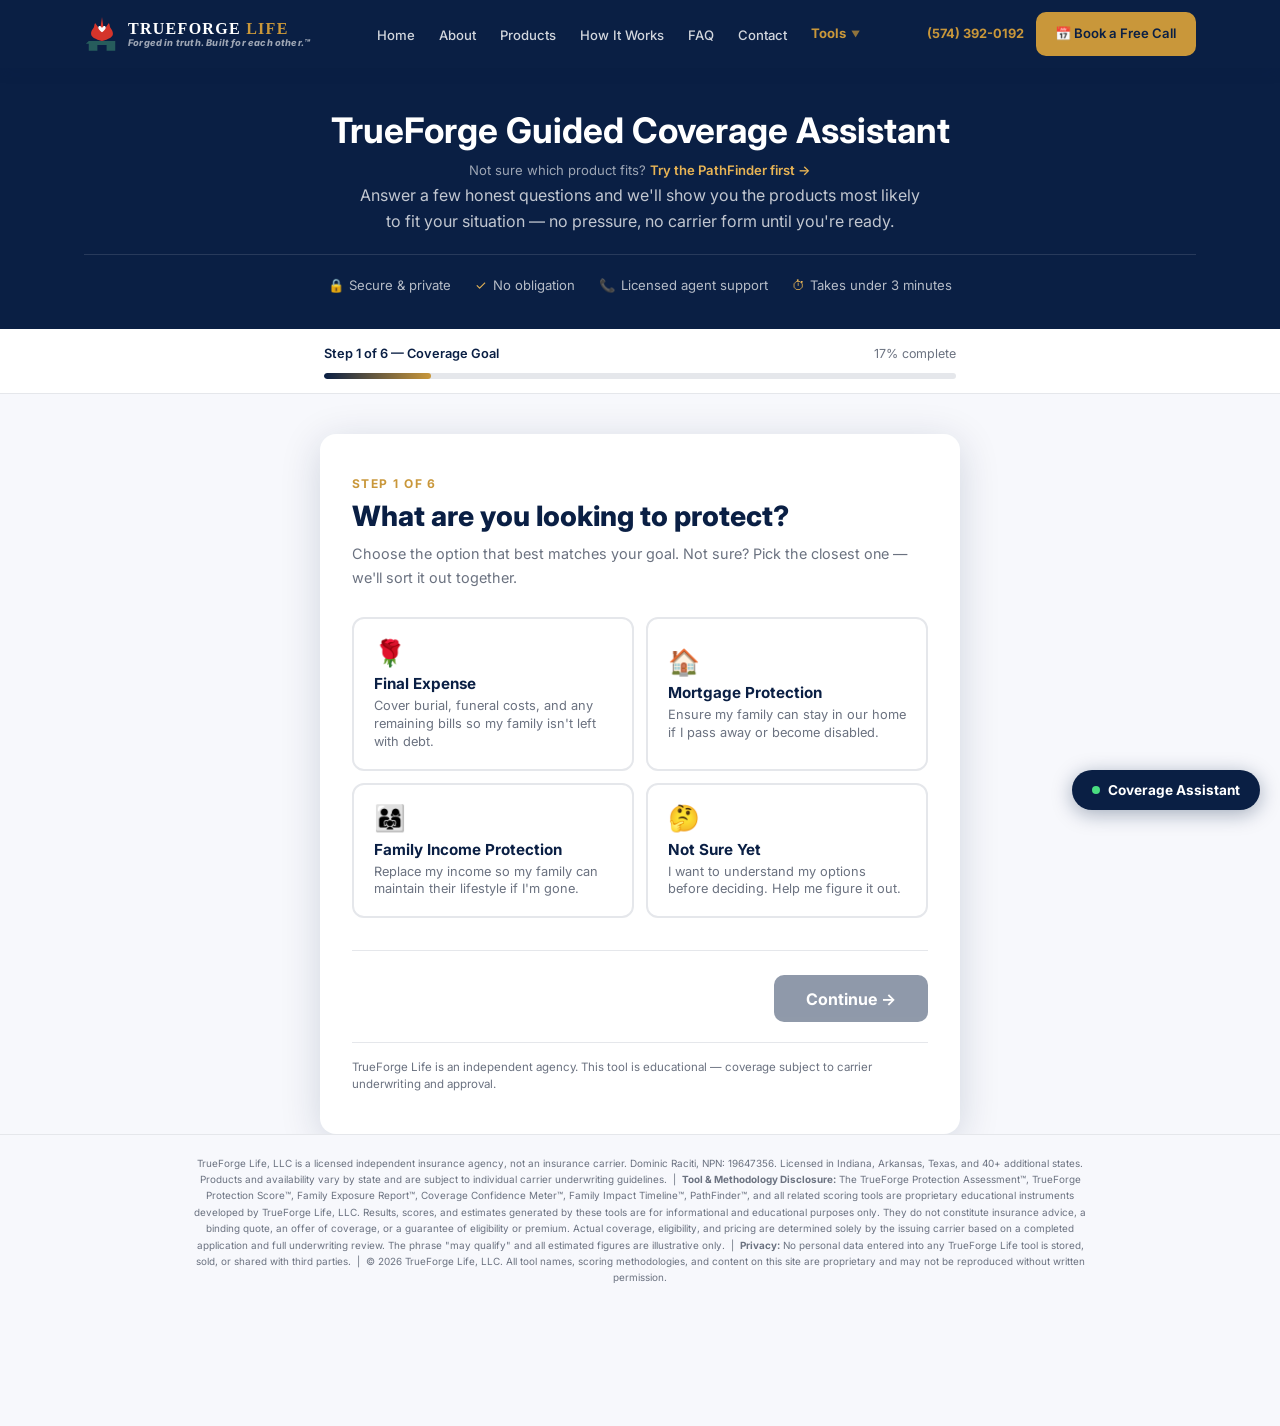
<file: enroll.html>
<!DOCTYPE html>
<html lang="en">
<head>
<!-- Google tag (gtag.js) -->
<script async src="https://www.googletagmanager.com/gtag/js?id=AW-18230549825"></script>
<script>
  window.dataLayer = window.dataLayer || [];
  function gtag(){dataLayer.push(arguments);}
  gtag('js', new Date());
  gtag('config', 'AW-18230549825');
</script>
  <meta charset="UTF-8" />
  <link rel="icon" type="image/svg+xml" href="images/logo-icon.svg" />
  <meta name="viewport" content="width=device-width, initial-scale=1.0" />
  <title>Guided Coverage Assistant — TrueForge Life | Free Quote</title>
  <meta name="description" content="Answer a few questions and get a personalized life insurance recommendation from TrueForge Life. No pressure, no obligation. Guided step by step." />
  <meta name="robots" content="index, follow, noarchive" />
    <meta name="geo.region" content="US-IN" />
  <meta name="geo.placename" content="Indiana" />
  <meta name="ICBM" content="41.6764, -86.2520" />
  <link rel="canonical" href="https://trueforgeinsurance.com/enroll.html" />
  <meta property="og:type" content="website" />
  <meta property="og:title" content="Guided Coverage Assistant — TrueForge Life | Free Quote" />
  <meta property="og:description" content="Answer a few questions to get a personalized life insurance recommendation. No pressure, no obligation. Guided by licensed agent Dominic Raciti." />
  <meta property="og:url" content="https://trueforgeinsurance.com/enroll.html" />
  <meta property="og:image" content="https://trueforgeinsurance.com/images/agent-photo.jpg" />
  <meta property="og:site_name" content="TrueForge Life" />
  <meta name="twitter:card" content="summary_large_image" />
  <meta name="twitter:title" content="Guided Coverage Assistant — TrueForge Life | Free Quote" />
  <meta name="twitter:description" content="Answer a few questions to get a personalized life insurance recommendation. No pressure, no obligation." />
  <meta name="twitter:image" content="https://trueforgeinsurance.com/images/agent-photo.jpg" />
  <link rel="preconnect" href="https://fonts.googleapis.com" />
  <link rel="preconnect" href="https://fonts.gstatic.com" crossorigin />
  <link rel="preload" as="style" href="https://fonts.googleapis.com/css2?family=Inter:wght@400;500;600;700;800&display=swap" />
  <link rel="stylesheet" href="https://fonts.googleapis.com/css2?family=Inter:wght@400;500;600;700;800&display=swap" media="print" onload="this.media='all'" />
  <noscript><link rel="stylesheet" href="https://fonts.googleapis.com/css2?family=Inter:wght@400;500;600;700;800&display=swap" /></noscript>
  <link rel="stylesheet" href="css/styles.css" />
  <style>
    /* ===== ENROLL PAGE — WIZARD STYLES ===== */

    .enroll-page {
      background: var(--off-white);
      min-height: 100vh;
      padding-bottom: 120px;
    }

    /* ── Hero strip ── */
    .enroll-hero {
      background: var(--navy);
      padding: 2.5rem 0 2rem;
      text-align: center;
    }
    .enroll-hero h1 {
      color: var(--white);
      font-size: clamp(1.5rem, 4vw, 2.2rem);
      margin-bottom: 0.5rem;
    }
    .enroll-hero p {
      color: rgba(255,255,255,0.75);
      font-size: 1rem;
      max-width: 560px;
      margin: 0 auto;
    }
    .enroll-trust-strip {
      display: flex;
      justify-content: center;
      gap: 1.5rem;
      flex-wrap: wrap;
      margin-top: 1.25rem;
      padding-top: 1.25rem;
      border-top: 1px solid rgba(255,255,255,0.12);
    }
    .enroll-trust-strip span {
      color: rgba(255,255,255,0.7);
      font-size: 0.82rem;
      display: flex;
      align-items: center;
      gap: 0.35rem;
    }
    .enroll-trust-strip span em {
      font-style: normal;
      color: var(--gold-light);
    }

    /* ── Progress bar ── */
    .progress-wrap {
      background: var(--white);
      border-bottom: 1px solid var(--gray-light);
      padding: 0.9rem 0;
      position: sticky;
      top: 60px;
      z-index: 90;
    }
    .progress-inner {
      max-width: 680px;
      margin: 0 auto;
      padding: 0 1.5rem;
    }
    .progress-meta {
      display: flex;
      justify-content: space-between;
      align-items: center;
      margin-bottom: 0.5rem;
    }
    .progress-label {
      font-size: 0.8rem;
      font-weight: 600;
      color: var(--navy);
    }
    .progress-count {
      font-size: 0.78rem;
      color: var(--gray);
    }
    .progress-bar-track {
      height: 6px;
      background: var(--gray-light);
      border-radius: 99px;
      overflow: hidden;
    }
    .progress-bar-fill {
      height: 100%;
      background: linear-gradient(90deg, var(--navy), var(--gold));
      border-radius: 99px;
      transition: width 0.4s ease;
    }

    /* ── Wizard card ── */
    .wizard-wrap {
      max-width: 680px;
      margin: 2.5rem auto 0;
      padding: 0 1.25rem;
    }
    .wizard-step {
      display: none;
      background: var(--white);
      border-radius: 16px;
      padding: 2.5rem 2rem;
      box-shadow: var(--shadow-lg);
      animation: fadeSlide 0.35s ease;
    }
    .wizard-step.active { display: block; }
    @keyframes fadeSlide {
      from { opacity: 0; transform: translateY(14px); }
      to   { opacity: 1; transform: translateY(0); }
    }
    .step-eyebrow {
      font-size: 0.75rem;
      font-weight: 700;
      letter-spacing: 0.12em;
      text-transform: uppercase;
      color: var(--gold);
      margin-bottom: 0.4rem;
    }
    .step-title {
      font-size: clamp(1.3rem, 3vw, 1.75rem);
      font-weight: 800;
      color: var(--navy);
      margin-bottom: 0.5rem;
      line-height: 1.2;
    }
    .step-sub {
      color: var(--gray);
      font-size: 0.9rem;
      margin-bottom: 1.75rem;
    }

    /* ── Option cards ── */
    .option-cards {
      display: grid;
      gap: 0.75rem;
      margin-bottom: 1.75rem;
    }
    .option-cards.cols-2 { grid-template-columns: 1fr 1fr; }
    .option-cards.cols-3 { grid-template-columns: 1fr 1fr 1fr; }
    @media (max-width: 520px) {
      .option-cards.cols-2,
      .option-cards.cols-3 { grid-template-columns: 1fr; }
    }
    .option-card {
      border: 2px solid var(--gray-light);
      border-radius: 12px;
      padding: 1.1rem 1.25rem;
      cursor: pointer;
      transition: all 0.18s;
      background: var(--white);
      text-align: left;
      width: 100%;
      font-family: var(--font);
    }
    .option-card:hover {
      border-color: var(--navy);
      background: #f0f4ff;
    }
    .option-card.selected {
      border-color: var(--navy);
      background: #eef2ff;
      box-shadow: 0 0 0 3px rgba(10,31,68,0.12);
    }
    .option-card .card-icon { font-size: 1.6rem; margin-bottom: 0.4rem; }
    .option-card .card-label {
      font-weight: 700;
      color: var(--navy);
      font-size: 0.95rem;
    }
    .option-card .card-desc {
      font-size: 0.8rem;
      color: var(--gray);
      margin-top: 0.25rem;
      line-height: 1.4;
    }

    /* ── Form fields ── */
    .field-row {
      display: grid;
      gap: 1rem;
      margin-bottom: 1.25rem;
    }
    .field-row.cols-2 { grid-template-columns: 1fr 1fr; }
    @media (max-width: 480px) { .field-row.cols-2 { grid-template-columns: 1fr; } }
    .field-group { display: flex; flex-direction: column; gap: 0.35rem; }
    .field-group label {
      font-size: 0.85rem;
      font-weight: 600;
      color: var(--navy);
    }
    .field-group input,
    .field-group select {
      padding: 0.75rem 1rem;
      border: 2px solid var(--gray-light);
      border-radius: 10px;
      font-size: 1rem;
      font-family: var(--font);
      color: var(--text);
      background: var(--white);
      transition: border-color 0.18s;
      appearance: none;
      -webkit-appearance: none;
    }
    .field-group select {
      background-image: url("data:image/svg+xml,%3Csvg xmlns='http://www.w3.org/2000/svg' width='12' height='8' viewBox='0 0 12 8'%3E%3Cpath d='M1 1l5 5 5-5' stroke='%236b7280' stroke-width='1.5' fill='none' stroke-linecap='round'/%3E%3C/svg%3E");
      background-repeat: no-repeat;
      background-position: right 1rem center;
      padding-right: 2.5rem;
    }
    .field-group input:focus,
    .field-group select:focus {
      outline: none;
      border-color: var(--navy);
    }
    .field-group input.invalid,
    .field-group select.invalid {
      border-color: #dc2626;
    }

    /* ── Checkbox grid (health conditions) ── */
    .check-grid {
      display: grid;
      grid-template-columns: 1fr 1fr;
      gap: 0.6rem;
      margin-bottom: 1.5rem;
    }
    @media (max-width: 480px) { .check-grid { grid-template-columns: 1fr; } }
    .check-item {
      display: flex;
      align-items: center;
      gap: 0.6rem;
      padding: 0.65rem 0.85rem;
      border: 2px solid var(--gray-light);
      border-radius: 10px;
      cursor: pointer;
      transition: all 0.15s;
      user-select: none;
    }
    .check-item:hover { border-color: var(--navy); background: #f0f4ff; }
    .check-item input[type="checkbox"] { display: none; }
    .check-box {
      width: 18px;
      height: 18px;
      border: 2px solid var(--gray-light);
      border-radius: 4px;
      flex-shrink: 0;
      display: flex;
      align-items: center;
      justify-content: center;
      transition: all 0.15s;
      background: var(--white);
    }
    .check-item.checked .check-box {
      background: var(--navy);
      border-color: var(--navy);
    }
    .check-item.checked .check-box::after {
      content: '✓';
      color: white;
      font-size: 11px;
      font-weight: 800;
    }
    .check-item.checked { border-color: var(--navy); background: #eef2ff; }
    .check-item span { font-size: 0.85rem; color: var(--text); font-weight: 500; }

    .none-check {
      margin-top: 0.5rem;
      padding: 0.65rem 0.85rem;
      border: 2px solid var(--gray-light);
      border-radius: 10px;
      cursor: pointer;
      font-size: 0.85rem;
      color: var(--gray);
      text-align: center;
      transition: all 0.15s;
      font-weight: 500;
    }
    .none-check:hover { border-color: var(--navy); color: var(--navy); }
    .none-check.selected { border-color: var(--navy); background: #eef2ff; color: var(--navy); }

    /* ── Coverage amount slider ── */
    .coverage-slider-wrap { margin-bottom: 1.75rem; }
    .coverage-display {
      text-align: center;
      margin-bottom: 1.25rem;
    }
    .coverage-display .amount {
      font-size: 2.8rem;
      font-weight: 800;
      color: var(--navy);
      line-height: 1;
    }
    .coverage-display .amount-label {
      font-size: 0.8rem;
      color: var(--gray);
      margin-top: 0.25rem;
    }
    input[type="range"] {
      width: 100%;
      height: 6px;
      appearance: none;
      -webkit-appearance: none;
      background: var(--gray-light);
      border-radius: 99px;
      outline: none;
      cursor: pointer;
    }
    input[type="range"]::-webkit-slider-thumb {
      -webkit-appearance: none;
      width: 22px;
      height: 22px;
      border-radius: 50%;
      background: var(--navy);
      box-shadow: 0 2px 8px rgba(10,31,68,0.25);
      cursor: pointer;
    }
    input[type="range"]::-moz-range-thumb {
      width: 22px;
      height: 22px;
      border-radius: 50%;
      background: var(--navy);
      border: none;
      cursor: pointer;
    }
    .slider-labels {
      display: flex;
      justify-content: space-between;
      margin-top: 0.5rem;
      font-size: 0.75rem;
      color: var(--gray);
    }

    /* ── Navigation buttons ── */
    .wizard-nav {
      display: flex;
      justify-content: space-between;
      align-items: center;
      margin-top: 2rem;
      padding-top: 1.5rem;
      border-top: 1px solid var(--gray-light);
    }
    .btn-back {
      background: none;
      border: 2px solid var(--gray-light);
      color: var(--gray);
      padding: 0.7rem 1.4rem;
      border-radius: 10px;
      font-size: 0.9rem;
      font-weight: 600;
      cursor: pointer;
      font-family: var(--font);
      transition: all 0.18s;
    }
    .btn-back:hover { border-color: var(--navy); color: var(--navy); }
    .btn-next {
      background: var(--navy);
      color: var(--white);
      border: none;
      padding: 0.85rem 2rem;
      border-radius: 10px;
      font-size: 1rem;
      font-weight: 700;
      cursor: pointer;
      font-family: var(--font);
      transition: all 0.18s;
      display: flex;
      align-items: center;
      gap: 0.4rem;
    }
    .btn-next:hover { background: var(--navy-light); transform: translateY(-1px); }
    .btn-next:disabled { opacity: 0.45; cursor: not-allowed; transform: none; }

    /* ── Recommendation screen ── */
    .rec-screen { display: none; }
    .rec-screen.active { display: block; }

    .rec-card {
      background: var(--white);
      border-radius: 16px;
      padding: 2.5rem 2rem;
      box-shadow: var(--shadow-lg);
      margin-bottom: 1.25rem;
    }
    .rec-badge {
      display: inline-flex;
      align-items: center;
      gap: 0.4rem;
      background: #dcfce7;
      color: #15803d;
      padding: 0.4rem 0.9rem;
      border-radius: 99px;
      font-size: 0.78rem;
      font-weight: 700;
      margin-bottom: 1.25rem;
    }
    .rec-badge.yellow { background: #fef9c3; color: #854d0e; }
    .rec-badge.blue { background: #dbeafe; color: #1d4ed8; }

    .rec-title {
      font-size: 1.6rem;
      font-weight: 800;
      color: var(--navy);
      margin-bottom: 0.5rem;
    }
    .rec-sub {
      color: var(--gray);
      font-size: 0.9rem;
      margin-bottom: 1.5rem;
      line-height: 1.6;
    }
    .rec-detail-grid {
      display: grid;
      grid-template-columns: 1fr 1fr;
      gap: 1rem;
      margin-bottom: 1.75rem;
    }
    @media (max-width: 480px) { .rec-detail-grid { grid-template-columns: 1fr; } }
    .rec-detail-box {
      background: var(--off-white);
      border-radius: 10px;
      padding: 1rem 1.1rem;
    }
    .rec-detail-box .rdb-label {
      font-size: 0.72rem;
      font-weight: 700;
      text-transform: uppercase;
      letter-spacing: 0.1em;
      color: var(--gold);
      margin-bottom: 0.3rem;
    }
    .rec-detail-box .rdb-value {
      font-size: 1rem;
      font-weight: 700;
      color: var(--navy);
    }
    .rec-detail-box .rdb-note {
      font-size: 0.78rem;
      color: var(--gray);
      margin-top: 0.15rem;
    }

    .rec-what-to-expect h4 {
      font-size: 0.85rem;
      font-weight: 700;
      color: var(--navy);
      margin-bottom: 0.6rem;
      text-transform: uppercase;
      letter-spacing: 0.08em;
    }
    .rec-expect-list {
      list-style: none;
      padding: 0;
      margin-bottom: 1.25rem;
    }
    .rec-expect-list li {
      display: flex;
      align-items: flex-start;
      gap: 0.6rem;
      font-size: 0.88rem;
      color: var(--text);
      margin-bottom: 0.5rem;
      line-height: 1.45;
    }
    .rec-expect-list li::before {
      content: '✓';
      color: #16a34a;
      font-weight: 800;
      flex-shrink: 0;
      margin-top: 1px;
    }

    .compliance-note {
      background: #fff9f0;
      border: 1px solid #fde68a;
      border-radius: 10px;
      padding: 0.9rem 1.1rem;
      font-size: 0.8rem;
      color: #92400e;
      line-height: 1.5;
      margin-bottom: 1.5rem;
    }
    .compliance-note strong { color: #78350f; }

    /* CTA handoff */
    .rec-cta-box {
      background: var(--navy);
      border-radius: 14px;
      padding: 2rem;
      text-align: center;
      margin-bottom: 1rem;
    }
    .rec-cta-box h3 { color: var(--white); font-size: 1.2rem; margin-bottom: 0.4rem; }
    .rec-cta-box p { color: rgba(255,255,255,0.7); font-size: 0.85rem; margin-bottom: 1.25rem; }
    .btn-enroll {
      display: inline-flex;
      align-items: center;
      gap: 0.5rem;
      background: var(--gold);
      color: var(--navy);
      font-weight: 800;
      font-size: 1.05rem;
      padding: 1rem 2rem;
      border-radius: 10px;
      border: none;
      cursor: pointer;
      font-family: var(--font);
      text-decoration: none;
      transition: all 0.2s;
      box-shadow: 0 4px 16px rgba(201,151,58,0.4);
    }
    .btn-enroll:hover { background: var(--gold-light); transform: translateY(-2px); }
    .btn-enroll-secondary {
      display: block;
      margin-top: 0.85rem;
      color: rgba(255,255,255,0.65);
      font-size: 0.82rem;
      text-decoration: none;
    }
    .btn-enroll-secondary:hover { color: var(--white); }

    .rec-or { text-align: center; color: var(--gray); font-size: 0.82rem; margin: 0.85rem 0; }
    .btn-call-instead {
      display: flex;
      align-items: center;
      justify-content: center;
      gap: 0.5rem;
      width: 100%;
      padding: 0.9rem;
      border: 2px solid var(--navy);
      border-radius: 10px;
      color: var(--navy);
      font-weight: 700;
      font-size: 0.95rem;
      background: var(--white);
      cursor: pointer;
      font-family: var(--font);
      text-decoration: none;
      transition: all 0.18s;
    }
    .btn-call-instead:hover { background: #eef2ff; }

    /* agent review screen */
    .agent-review-card {
      background: #fff9f0;
      border: 2px solid var(--gold);
      border-radius: 14px;
      padding: 2rem;
      margin-bottom: 1.25rem;
      text-align: center;
    }
    .agent-review-card .agent-icon { font-size: 3rem; margin-bottom: 0.75rem; }
    .agent-review-card h3 { color: var(--navy); font-size: 1.3rem; margin-bottom: 0.5rem; }
    .agent-review-card p { color: var(--gray); font-size: 0.88rem; line-height: 1.6; }

    /* ── Step disclaimer ── */
    .step-disclaimer {
      font-size: 0.72rem;
      color: var(--gray);
      line-height: 1.5;
      margin-top: 1.25rem;
      padding-top: 1rem;
      border-top: 1px solid var(--gray-light);
    }

    /* ── Summary sidebar on rec screen ── */
    .answers-summary {
      background: var(--white);
      border-radius: 12px;
      padding: 1.25rem 1.5rem;
      box-shadow: var(--shadow);
      margin-bottom: 1.25rem;
    }
    .answers-summary h5 {
      font-size: 0.78rem;
      font-weight: 700;
      text-transform: uppercase;
      letter-spacing: 0.1em;
      color: var(--gold);
      margin-bottom: 0.85rem;
    }
    .summary-row {
      display: flex;
      justify-content: space-between;
      align-items: flex-start;
      gap: 1rem;
      padding: 0.45rem 0;
      border-bottom: 1px solid var(--gray-light);
      font-size: 0.82rem;
    }
    .summary-row:last-child { border-bottom: none; }
    .summary-row .sr-key { color: var(--gray); flex-shrink: 0; }
    .summary-row .sr-val { color: var(--navy); font-weight: 600; text-align: right; }

    /* ── AI Helper widget ── */
    .ai-helper-btn {
      position: fixed;
      bottom: 90px;
      right: 20px;
      z-index: 200;
      background: var(--navy);
      color: var(--white);
      border: none;
      border-radius: 50px;
      padding: 0.75rem 1.25rem;
      font-size: 0.85rem;
      font-weight: 700;
      font-family: var(--font);
      cursor: pointer;
      display: flex;
      align-items: center;
      gap: 0.5rem;
      box-shadow: 0 4px 20px rgba(10,31,68,0.35);
      transition: all 0.2s;
    }
    .ai-helper-btn:hover { background: var(--navy-light); transform: translateY(-2px); }
    .ai-helper-btn .ai-dot {
      width: 8px; height: 8px; border-radius: 50%;
      background: #4ade80;
      animation: aipulse 2s infinite;
    }
    @keyframes aipulse {
      0%, 100% { opacity: 1; }
      50% { opacity: 0.4; }
    }

    .ai-panel {
      position: fixed;
      bottom: 150px;
      right: 20px;
      width: min(360px, calc(100vw - 40px));
      background: var(--white);
      border-radius: 16px;
      box-shadow: 0 8px 40px rgba(10,31,68,0.22);
      z-index: 201;
      display: none;
      flex-direction: column;
      overflow: hidden;
      border: 1px solid var(--gray-light);
      max-height: 70vh;
    }
    .ai-panel.open { display: flex; }

    .ai-panel-header {
      background: var(--navy);
      padding: 1rem 1.25rem;
      display: flex;
      align-items: center;
      justify-content: space-between;
    }
    .ai-panel-header-left { display: flex; align-items: center; gap: 0.6rem; }
    .ai-avatar {
      width: 32px; height: 32px; border-radius: 50%;
      background: var(--gold);
      display: flex; align-items: center; justify-content: center;
      font-size: 1rem;
    }
    .ai-panel-header h4 { color: var(--white); font-size: 0.9rem; margin: 0; font-weight: 700; }
    .ai-panel-header p { color: rgba(255,255,255,0.65); font-size: 0.72rem; margin: 0; }
    .ai-close {
      background: none; border: none; color: rgba(255,255,255,0.6);
      font-size: 1.2rem; cursor: pointer; padding: 0; line-height: 1;
    }
    .ai-close:hover { color: var(--white); }

    .ai-messages {
      flex: 1;
      overflow-y: auto;
      padding: 1rem;
      display: flex;
      flex-direction: column;
      gap: 0.85rem;
    }
    .ai-msg {
      max-width: 88%;
      padding: 0.7rem 0.9rem;
      border-radius: 12px;
      font-size: 0.84rem;
      line-height: 1.5;
    }
    .ai-msg.bot {
      background: var(--off-white);
      border: 1px solid var(--gray-light);
      color: var(--text);
      align-self: flex-start;
      border-bottom-left-radius: 4px;
    }
    .ai-msg.user {
      background: var(--navy);
      color: var(--white);
      align-self: flex-end;
      border-bottom-right-radius: 4px;
    }
    .ai-msg a { color: var(--gold); text-decoration: underline; }

    .ai-quick-questions {
      padding: 0 1rem 0.75rem;
      display: flex;
      flex-direction: column;
      gap: 0.4rem;
    }
    .ai-quick-btn {
      background: none;
      border: 1px solid var(--gray-light);
      border-radius: 8px;
      padding: 0.5rem 0.75rem;
      font-size: 0.78rem;
      color: var(--navy);
      font-family: var(--font);
      cursor: pointer;
      text-align: left;
      transition: all 0.15s;
    }
    .ai-quick-btn:hover { background: var(--off-white); border-color: var(--navy); }

    .ai-input-row {
      display: flex;
      padding: 0.75rem 1rem;
      gap: 0.5rem;
      border-top: 1px solid var(--gray-light);
    }
    .ai-input {
      flex: 1;
      padding: 0.6rem 0.85rem;
      border: 1px solid var(--gray-light);
      border-radius: 8px;
      font-size: 0.84rem;
      font-family: var(--font);
      outline: none;
    }
    .ai-input:focus { border-color: var(--navy); }
    .ai-send {
      background: var(--navy);
      color: var(--white);
      border: none;
      border-radius: 8px;
      padding: 0.6rem 0.9rem;
      cursor: pointer;
      font-size: 0.9rem;
    }
    .ai-send:hover { background: var(--navy-light); }

    .ai-guardrail {
      font-size: 0.7rem;
      color: var(--gray);
      text-align: center;
      padding: 0.4rem 1rem 0.6rem;
      border-top: 1px solid var(--gray-light);
      line-height: 1.4;
    }

    /* sticky bar clearance */
    @media (max-width: 768px) {
      .ai-helper-btn { bottom: 110px; }
      .ai-panel { bottom: 170px; }
    }
  </style>
  <script type="application/ld+json">
  {
    "@context": "https://schema.org",
    "@type": "WebPage",
    "name": "TrueForge Guided Coverage Assistant",
    "description": "A guided life insurance pre-qualification tool from TrueForge Life. Helps prospects find the right final expense or mortgage protection product before starting a carrier application.",
    "url": "https://trueforgeinsurance.com/enroll.html",
    "isPartOf": {
      "@type": "InsuranceAgency",
      "name": "TrueForge Life",
      "url": "https://trueforgeinsurance.com",
      "telephone": "+15743920192",
      "address": { "@type": "PostalAddress", "addressRegion": "IN", "addressCountry": "US" }
    },
    "provider": {
      "@type": "Person",
      "name": "Dominic Raciti",
      "jobTitle": "Licensed Insurance Agent",
      "telephone": "+15743920192"
    }
  }
  </script>
</head>
<body class="enroll-page">

<!-- ===== NAV ===== -->
<nav class="nav">
  <div class="container nav-inner">
    <a href="index.html" class="nav-logo-text" style="display:flex;align-items:center;gap:0.5rem;text-decoration:none;">
      <img src="images/logo-icon.svg" alt="TrueForge Life logo" height="38" width="36" style="display:block;flex-shrink:0;" />
      <span style="display:flex;flex-direction:column;line-height:1.1;">
        <span style="font-family:Georgia,serif;font-weight:700;font-size:1rem;letter-spacing:0.08em;color:#fff;">TRUEFORGE <span style="color:var(--gold)">LIFE</span></span>
        <span style="font-size:0.58rem;font-style:italic;color:rgba(255,255,255,0.6);letter-spacing:0.02em;">Forged in truth. Built for each other.&#8482;</span>
      </span>
    </a>
    <button class="hamburger" aria-label="Menu">
      <span></span><span></span><span></span>
    </button>
    <ul class="nav-links">
      <li><a href="index.html">Home</a></li>
      <li><a href="about.html">About</a></li>
      <li><a href="products.html">Products</a></li>
      <li><a href="how-it-works.html">How It Works</a></li>
      <li><a href="faq.html">FAQ</a></li>
      <li><a href="contact.html">Contact</a></li>
      <li>
        <a href="assess.html" class="nav-dropdown-toggle" style="color:var(--gold);font-weight:700;">
          Tools <span class="caret">▼</span>
        </a>
        <div class="nav-dropdown">
          <a href="assess.html">
            <span class="dd-icon" style="background:#fff8ee;">🎯</span>
            <span class="dd-text">
              <span class="dd-title">Assess My Risk</span>
              <span class="dd-sub">Get your Protection Score™</span>
            </span>
          </a>
          <a href="enroll.html">
            <span class="dd-icon" style="background:#f0f4ff;">✦</span>
            <span class="dd-text">
              <span class="dd-title">Coverage Assistant</span>
              <span class="dd-sub">Find the right product</span>
            </span>
          </a>
          <a href="family-impact.html">
            <span class="dd-icon" style="background:#f0fff4;">📅</span>
            <span class="dd-text">
              <span class="dd-title">Family Impact Timeline</span>
              <span class="dd-sub">See what's at stake</span>
            </span>
          </a>
          <div class="nav-dropdown-divider"></div>
          <a href="pathfinder.html">
            <span class="dd-icon" style="background:#fff8ee;">✦</span>
            <span class="dd-text">
              <span class="dd-title">PathFinder</span>
              <span class="dd-sub">Coverage quiz & guidance</span>
            </span>
          </a>
          <a href="mortgage-calculator.html">
            <span class="dd-icon" style="background:#f5f0ff;">🏠</span>
            <span class="dd-text">
              <span class="dd-title">Mortgage Calculator</span>
              <span class="dd-sub">Estimate your coverage need</span>
            </span>
          </a>
          <a href="protection-score.html">
            <span class="dd-icon" style="background:#fff0f0;">🏆</span>
            <span class="dd-text">
              <span class="dd-title">Protection Score</span>
              <span class="dd-sub">Learn about your score</span>
            </span>
          </a>
        </div>
      </li>
    </ul>
    <div class="nav-cta">
      <a href="tel:+15743920192" class="nav-phone" style="font-size:0.8rem;">(574) 392-0192</a>
      <a href="https://calendly.com/dominic-trueforgeinsurance/30min" class="btn btn-primary" target="_blank" rel="noopener" style="font-size:0.82rem;padding:0.55rem 1.1rem;white-space:nowrap;">📅 Book a Free Call</a>
    </div>
  </div>
</nav>

<!-- ===== ENROLL HERO ===== -->
<div class="enroll-hero">
  <div class="container">
    <h1>TrueForge Guided Coverage Assistant</h1>
    <p style="font-size:0.82rem;color:rgba(255,255,255,0.6);margin-top:0.35rem;">Not sure which product fits? <a href="pathfinder.html" style="color:var(--gold-light);font-weight:600;">Try the PathFinder first →</a></p>
    <p>Answer a few honest questions and we'll show you the products most likely to fit your situation — no pressure, no carrier form until you're ready.</p>
    <div class="enroll-trust-strip">
      <span><em>🔒</em> Secure & private</span>
      <span><em>✓</em> No obligation</span>
      <span><em>📞</em> Licensed agent support</span>
      <span><em>⏱</em> Takes under 3 minutes</span>
    </div>
  </div>
</div>

<!-- ===== PROGRESS BAR ===== -->
<div class="progress-wrap" id="progressWrap">
  <div class="progress-inner">
    <div class="progress-meta">
      <span class="progress-label" id="progressLabel">Step 1 of 6 — Coverage Goal</span>
      <span class="progress-count" id="progressCount">17% complete</span>
    </div>
    <div class="progress-bar-track">
      <div class="progress-bar-fill" id="progressFill" style="width:17%"></div>
    </div>
  </div>
</div>

<!-- ===== WIZARD ===== -->
<div class="wizard-wrap" id="wizardWrap">

  <!-- ══ STEP 1: Coverage Goal ══ -->
  <div class="wizard-step active" id="step1">
    <div class="step-eyebrow">Step 1 of 6</div>
    <h2 class="step-title">What are you looking to protect?</h2>
    <p class="step-sub">Choose the option that best matches your goal. Not sure? Pick the closest one — we'll sort it out together.</p>

    <div class="option-cards cols-2" id="goalCards">
      <button class="option-card" data-value="final-expense" onclick="selectCard(this, 'goalCards')">
        <div class="card-icon">🌹</div>
        <div class="card-label">Final Expense</div>
        <div class="card-desc">Cover burial, funeral costs, and any remaining bills so my family isn't left with debt.</div>
      </button>
      <button class="option-card" data-value="mortgage-protection" onclick="selectCard(this, 'goalCards')">
        <div class="card-icon">🏠</div>
        <div class="card-label">Mortgage Protection</div>
        <div class="card-desc">Ensure my family can stay in our home if I pass away or become disabled.</div>
      </button>
      <button class="option-card" data-value="income-replacement" onclick="selectCard(this, 'goalCards')">
        <div class="card-icon">👨‍👩‍👧</div>
        <div class="card-label">Family Income Protection</div>
        <div class="card-desc">Replace my income so my family can maintain their lifestyle if I'm gone.</div>
      </button>
      <button class="option-card" data-value="not-sure" onclick="selectCard(this, 'goalCards')">
        <div class="card-icon">🤔</div>
        <div class="card-label">Not Sure Yet</div>
        <div class="card-desc">I want to understand my options before deciding. Help me figure it out.</div>
      </button>
    </div>

    <div class="wizard-nav">
      <div></div>
      <button class="btn-next" id="next1" onclick="goToStep(2)" disabled>Continue →</button>
    </div>
    <p class="step-disclaimer">TrueForge Life is an independent agency. This tool is educational — coverage subject to carrier underwriting and approval.</p>
  </div>

  <!-- ══ STEP 2: About You ══ -->
  <div class="wizard-step" id="step2">
    <div class="step-eyebrow">Step 2 of 6</div>
    <h2 class="step-title">Tell us a little about yourself</h2>
    <p class="step-sub">Your age, state, and tobacco use are the three biggest factors in determining which products you may qualify for and at what estimated cost.</p>

    <div class="field-row cols-2">
      <div class="field-group">
        <label for="age">Your Age</label>
        <input type="number" id="age" placeholder="e.g. 62" min="18" max="89" />
      </div>
      <div class="field-group">
        <label for="state">State of Residence</label>
        <select id="state">
          <option value="">Select your state…</option>
          <option>Alabama</option><option>Alaska</option><option>Arizona</option><option>Arkansas</option>
          <option>California</option><option>Colorado</option><option>Connecticut</option><option>Delaware</option>
          <option>Florida</option><option>Georgia</option><option>Hawaii</option><option>Idaho</option>
          <option>Illinois</option><option>Indiana</option><option>Iowa</option><option>Kansas</option>
          <option>Kentucky</option><option>Louisiana</option><option>Maine</option><option>Maryland</option>
          <option>Massachusetts</option><option>Michigan</option><option>Minnesota</option><option>Mississippi</option>
          <option>Missouri</option><option>Montana</option><option>Nebraska</option><option>Nevada</option>
          <option>New Hampshire</option><option>New Jersey</option><option>New Mexico</option><option>New York</option>
          <option>North Carolina</option><option>North Dakota</option><option>Ohio</option><option>Oklahoma</option>
          <option>Oregon</option><option>Pennsylvania</option><option>Rhode Island</option><option>South Carolina</option>
          <option>South Dakota</option><option>Tennessee</option><option>Texas</option><option>Utah</option>
          <option>Vermont</option><option>Virginia</option><option>Washington</option><option>West Virginia</option>
          <option>Wisconsin</option><option>Wyoming</option>
        </select>
      </div>
    </div>

    <p style="font-size:0.85rem;font-weight:600;color:var(--navy);margin-bottom:0.6rem;">Tobacco Use in the Last 12 Months</p>
    <div class="option-cards cols-3" id="tobaccoCards" style="margin-bottom:1.25rem;">
      <button class="option-card" data-value="no" onclick="selectCard(this, 'tobaccoCards')">
        <div class="card-label">No</div>
        <div class="card-desc">Non-smoker rates apply</div>
      </button>
      <button class="option-card" data-value="yes" onclick="selectCard(this, 'tobaccoCards')">
        <div class="card-label">Yes</div>
        <div class="card-desc">Tobacco user rates apply</div>
      </button>
      <button class="option-card" data-value="quit" onclick="selectCard(this, 'tobaccoCards')">
        <div class="card-label">Quit &lt;12 mo</div>
        <div class="card-desc">Recent quitter — varies by carrier</div>
      </button>
    </div>

    <div class="wizard-nav">
      <button class="btn-back" onclick="goToStep(1)">← Back</button>
      <button class="btn-next" id="next2" onclick="validateStep2()" disabled>Continue →</button>
    </div>
    <p class="step-disclaimer">We do not share your information with any third party without your consent. This form does not initiate a policy application.</p>
  </div>

  <!-- ══ STEP 3: Coverage Amount ══ -->
  <div class="wizard-step" id="step3">
    <div class="step-eyebrow">Step 3 of 6</div>
    <h2 class="step-title">How much coverage are you looking for?</h2>
    <p class="step-sub">Not sure of the exact amount? Give us your best estimate — this helps us point you toward the right products. You can always adjust.</p>

    <div class="coverage-slider-wrap">
      <div class="coverage-display">
        <div class="amount" id="coverageDisplay">$15,000</div>
        <div class="amount-label" id="coverageLabel">Estimated coverage amount</div>
      </div>
      <input type="range" id="coverageSlider" min="0" max="100" value="20"
             oninput="updateCoverageDisplay(this.value)" />
      <div class="slider-labels">
        <span id="sliderMin">$5,000</span>
        <span id="sliderMax">$500,000+</span>
      </div>
    </div>

    <p style="font-size:0.82rem;color:var(--gray);margin-bottom:1.25rem;">
      <strong style="color:var(--navy);">Not sure how much you need?</strong> Final expense coverage typically ranges from $5,000–$30,000. Mortgage protection is usually tied to your remaining loan balance. Family income protection is often 10–12× your annual income.
    </p>

    <div class="wizard-nav">
      <button class="btn-back" onclick="goToStep(2)">← Back</button>
      <button class="btn-next" onclick="goToStep(4)">Continue →</button>
    </div>
    <p class="step-disclaimer">Coverage amounts shown are illustrative only. Actual available coverage depends on your age, health, and the carrier's underwriting guidelines.</p>
  </div>

  <!-- ══ STEP 4: Health Snapshot ══ -->
  <div class="wizard-step" id="step4">
    <div class="step-eyebrow">Step 4 of 6</div>
    <h2 class="step-title">Health snapshot</h2>
    <p class="step-sub">Select any conditions that apply to you. This helps us estimate whether you're more likely to qualify for standard simplified issue, graded benefit, or guaranteed issue coverage.</p>

    <div class="check-grid" id="healthGrid">
      <label class="check-item" onclick="toggleCheck(this)">
        <input type="checkbox" value="diabetes" />
        <span class="check-box"></span>
        <span>Diabetes (Type 1 or 2)</span>
      </label>
      <label class="check-item" onclick="toggleCheck(this)">
        <input type="checkbox" value="heart" />
        <span class="check-box"></span>
        <span>Heart Attack or Stroke</span>
      </label>
      <label class="check-item" onclick="toggleCheck(this)">
        <input type="checkbox" value="cancer" />
        <span class="check-box"></span>
        <span>Cancer (past or present)</span>
      </label>
      <label class="check-item" onclick="toggleCheck(this)">
        <input type="checkbox" value="copd" />
        <span class="check-box"></span>
        <span>COPD / Emphysema</span>
      </label>
      <label class="check-item" onclick="toggleCheck(this)">
        <input type="checkbox" value="kidney" />
        <span class="check-box"></span>
        <span>Kidney Failure / Dialysis</span>
      </label>
      <label class="check-item" onclick="toggleCheck(this)">
        <input type="checkbox" value="oxygen" />
        <span class="check-box"></span>
        <span>Currently Using Oxygen</span>
      </label>
      <label class="check-item" onclick="toggleCheck(this)">
        <input type="checkbox" value="dementia" />
        <span class="check-box"></span>
        <span>Dementia / Alzheimer's</span>
      </label>
      <label class="check-item" onclick="toggleCheck(this)">
        <input type="checkbox" value="hiv" />
        <span class="check-box"></span>
        <span>HIV / AIDS</span>
      </label>
      <label class="check-item" onclick="toggleCheck(this)">
        <input type="checkbox" value="hospice" />
        <span class="check-box"></span>
        <span>Currently in Hospice / Nursing Facility</span>
      </label>
      <label class="check-item" onclick="toggleCheck(this)">
        <input type="checkbox" value="highbp" />
        <span class="check-box"></span>
        <span>High Blood Pressure (controlled)</span>
      </label>
      <label class="check-item" onclick="toggleCheck(this)">
        <input type="checkbox" value="cholesterol" />
        <span class="check-box"></span>
        <span>High Cholesterol (controlled)</span>
      </label>
      <label class="check-item" onclick="toggleCheck(this)">
        <input type="checkbox" value="anxiety" />
        <span class="check-box"></span>
        <span>Anxiety / Depression (managed)</span>
      </label>
    </div>
    <div class="none-check" id="noneCheck" onclick="selectNoConditions()">✓ None of the above — I'm in generally good health</div>

    <div class="wizard-nav">
      <button class="btn-back" onclick="goToStep(3)">← Back</button>
      <button class="btn-next" id="next4" onclick="goToStep(5)" disabled>Continue →</button>
    </div>
    <p class="step-disclaimer">This health information is used only to estimate product fit. It is not submitted to any insurance carrier. All answers are self-reported and do not constitute an application or underwriting decision.</p>
  </div>

  <!-- ══ STEP 5: Current Coverage & Replacement ══ -->
  <div class="wizard-step" id="step5">
    <div class="step-eyebrow">Step 5 of 6</div>
    <h2 class="step-title">Current life insurance</h2>
    <p class="step-sub">This helps us understand if you're starting fresh or looking to supplement or replace existing coverage.</p>

    <p style="font-size:0.85rem;font-weight:600;color:var(--navy);margin-bottom:0.6rem;">Do you currently have life insurance?</p>
    <div class="option-cards cols-3" id="currentCovCards" style="margin-bottom:1.5rem;">
      <button class="option-card" data-value="none" onclick="selectCard(this, 'currentCovCards'); showReplacementQ(false)">
        <div class="card-label">No</div>
        <div class="card-desc">Starting fresh</div>
      </button>
      <button class="option-card" data-value="yes-keep" onclick="selectCard(this, 'currentCovCards'); showReplacementQ(false)">
        <div class="card-label">Yes — Keeping It</div>
        <div class="card-desc">Adding supplemental coverage</div>
      </button>
      <button class="option-card" data-value="yes-replace" onclick="selectCard(this, 'currentCovCards'); showReplacementQ(true)">
        <div class="card-label">Yes — May Replace</div>
        <div class="card-desc">Looking for better rates or coverage</div>
      </button>
    </div>

    <div id="replacementWarning" style="display:none;" class="compliance-note">
      <strong>⚠️ Important — Replacement Notice:</strong> If you are considering replacing an existing life insurance policy, federal and state regulations require that you disclose this on your application. Dominic will walk you through the comparison and help you evaluate whether replacement makes sense for your situation. <strong>Never cancel an existing policy until a new one is in force.</strong> If you have questions about replacement, <a href="tel:+15743920192" style="color:#92400e;font-weight:700;">please call Dominic directly at (574) 392-0192</a> before proceeding.
    </div>

    <p style="font-size:0.85rem;font-weight:600;color:var(--navy);margin-bottom:0.6rem;margin-top:1rem;">Who is the primary beneficiary?</p>
    <div class="option-cards cols-2" id="benCards" style="margin-bottom:0.5rem;">
      <button class="option-card" data-value="spouse" onclick="selectCard(this, 'benCards')">
        <div class="card-label">Spouse / Partner</div>
      </button>
      <button class="option-card" data-value="child" onclick="selectCard(this, 'benCards')">
        <div class="card-label">Child / Children</div>
      </button>
      <button class="option-card" data-value="parent" onclick="selectCard(this, 'benCards')">
        <div class="card-label">Parent or Sibling</div>
      </button>
      <button class="option-card" data-value="other" onclick="selectCard(this, 'benCards')">
        <div class="card-label">Other / Multiple</div>
      </button>
    </div>

    <div class="wizard-nav">
      <button class="btn-back" onclick="goToStep(4)">← Back</button>
      <button class="btn-next" id="next5" onclick="goToStep(6)" disabled>Continue →</button>
    </div>
    <p class="step-disclaimer">This information does not initiate a replacement transaction. Replacement disclosures are completed as part of the formal carrier application process.</p>
  </div>

  <!-- ══ STEP 6: Contact ══ -->
  <div class="wizard-step" id="step6">
    <div class="step-eyebrow">Step 6 of 6 — Almost There</div>
    <h2 class="step-title">Where should we send your recommendation?</h2>
    <p class="step-sub">Enter your name and best contact number. Dominic may reach out to confirm your results and answer any questions before you start the application.</p>

    <div class="field-row cols-2">
      <div class="field-group">
        <label for="firstName">First Name</label>
        <input type="text" id="firstName" placeholder="Jane" />
      </div>
      <div class="field-group">
        <label for="lastName">Last Name</label>
        <input type="text" id="lastName" placeholder="Smith" />
      </div>
    </div>
    <div class="field-row">
      <div class="field-group">
        <label for="phone">Best Phone Number</label>
        <input type="tel" id="phone" placeholder="(555) 555-5555" />
      </div>
    </div>

    <div style="background:#f0fdf4;border:1px solid #bbf7d0;border-radius:10px;padding:0.85rem 1rem;font-size:0.8rem;color:#15803d;margin-bottom:1rem;">
      🔒 Your information is never sold or shared. By continuing, you agree to be contacted by Dominic Raciti at TrueForge Life regarding your coverage inquiry.
    </div>

    <div class="wizard-nav">
      <button class="btn-back" onclick="goToStep(5)">← Back</button>
      <button class="btn-next" id="next6" onclick="showRecommendation()" disabled>See My Recommendation →</button>
    </div>
    <p class="step-disclaimer">TrueForge Life does not share your personal information with third parties for marketing purposes. Standard phone/text rates may apply.</p>
  </div>

</div><!-- /wizard-wrap -->


<!-- ===== RECOMMENDATION SCREEN ===== -->
<div id="recScreen" class="rec-screen">
  <div class="wizard-wrap" style="max-width:720px;">

    <!-- summary of answers -->
    <div class="answers-summary">
      <div style="font-size:0.78rem;font-weight:700;text-transform:uppercase;letter-spacing:0.1em;color:var(--gold);margin-bottom:0.85rem;">Your Profile Summary</div>
      <div id="summaryRows"><!-- populated by JS --></div>
    </div>

    <!-- main recommendation card -->
    <div class="rec-card" id="recMainCard">
      <!-- populated by JS -->
    </div>

    <!-- trust signals -->
    <div style="display:grid;grid-template-columns:repeat(auto-fit,minmax(160px,1fr));gap:0.75rem;margin-bottom:1.5rem;">
      <div style="background:var(--white);border-radius:10px;padding:1rem;box-shadow:var(--shadow);text-align:center;">
        <div style="font-size:1.5rem;margin-bottom:0.3rem;">🔒</div>
        <div style="font-size:0.78rem;font-weight:700;color:var(--navy);">Secure Application</div>
        <div style="font-size:0.72rem;color:var(--gray);">Carrier-grade encryption</div>
      </div>
      <div style="background:var(--white);border-radius:10px;padding:1rem;box-shadow:var(--shadow);text-align:center;">
        <div style="font-size:1.5rem;margin-bottom:0.3rem;">📋</div>
        <div style="font-size:0.78rem;font-weight:700;color:var(--navy);">Licensed Agent Support</div>
        <div style="font-size:0.72rem;color:var(--gray);">Dominic reviews every app</div>
      </div>
      <div style="background:var(--white);border-radius:10px;padding:1rem;box-shadow:var(--shadow);text-align:center;">
        <div style="font-size:1.5rem;margin-bottom:0.3rem;">🚫</div>
        <div style="font-size:0.78rem;font-weight:700;color:var(--navy);">Zero Pressure</div>
        <div style="font-size:0.72rem;color:var(--gray);">No obligation to purchase</div>
      </div>
      <div style="background:var(--white);border-radius:10px;padding:1rem;box-shadow:var(--shadow);text-align:center;">
        <div style="font-size:1.5rem;margin-bottom:0.3rem;">📞</div>
        <div style="font-size:0.78rem;font-weight:700;color:var(--navy);">Help by Phone</div>
        <div style="font-size:0.72rem;color:var(--gray);">(574) 392-0192</div>
      </div>
    </div>

    <!-- master disclaimer -->
    <div style="background:var(--white);border:1px solid var(--gray-light);border-radius:10px;padding:1.25rem;font-size:0.75rem;color:var(--gray);line-height:1.6;margin-bottom:2rem;">
      <strong style="color:var(--navy);">Important Disclaimer:</strong> This tool is educational and does not guarantee approval, premium, or policy issuance. All product recommendations are estimated based on self-reported information and general underwriting guidelines. Final eligibility, coverage amounts, and premiums are determined exclusively by the insurance carrier through their underwriting process. "May qualify," "estimated fit," and similar language indicates a general suitability assessment only — not a binding quote or offer of insurance. TrueForge Life is an independent agency licensed in 40+ states. Products and availability vary by state. Not all products are available in all states.
    </div>

    <div style="text-align:center;padding-bottom:2rem;">
      <a href="index.html" style="font-size:0.82rem;color:var(--gray);">← Return to TrueForge Life Home</a>
    </div>
  </div>
</div>


<!-- ===== AI HELPER WIDGET ===== -->
<button class="ai-helper-btn" id="aiBtn" onclick="toggleAI()">
  <span class="ai-dot"></span>
  Coverage Assistant
</button>

<div class="ai-panel" id="aiPanel">
  <div class="ai-panel-header">
    <div class="ai-panel-header-left">
      <div class="ai-avatar">🛡️</div>
      <div>
        <div style="font-weight:700;font-size:0.9rem;color:var(--white);">TrueForge Guided Coverage Assistant</div>
        <p>Here to explain — not to decide</p>
      </div>
    </div>
    <button class="ai-close" onclick="toggleAI()">✕</button>
  </div>

  <div class="ai-messages" id="aiMessages">
    <div class="ai-msg bot">
      Hi! I'm here to help explain the questions on this form and what the answers mean for your coverage. <br><br>
      I can't make underwriting decisions or guarantee any outcome, but I can point you in the right direction. What would you like to know?
    </div>
  </div>

  <div class="ai-quick-questions" id="quickQs">
    <button class="ai-quick-btn" onclick="askQuick(this)">What is simplified issue coverage?</button>
    <button class="ai-quick-btn" onclick="askQuick(this)">What is graded benefit?</button>
    <button class="ai-quick-btn" onclick="askQuick(this)">What does "subject to underwriting" mean?</button>
    <button class="ai-quick-btn" onclick="askQuick(this)">Should I replace my current policy?</button>
    <button class="ai-quick-btn" onclick="askQuick(this)">What if I have health conditions?</button>
    <button class="ai-quick-btn" onclick="askQuick(this)">Is my information safe?</button>
  </div>

  <div class="ai-input-row">
    <input class="ai-input" id="aiInput" type="text" placeholder="Ask a question…" onkeydown="if(event.key==='Enter')sendAI()" />
    <button class="ai-send" onclick="sendAI()">→</button>
  </div>
  <div class="ai-guardrail">
    This assistant provides general education only. For health, replacement, or complex questions — <a href="tel:+15743920192" style="color:var(--navy);font-weight:600;">call Dominic at (574) 392-0192</a>.
  </div>
</div>


<!-- ===== STICKY MOBILE CALL BAR ===== -->
<div style="background:#f7f8fc;border-top:1px solid #e5e7eb;padding:1.25rem 1.5rem;">
<p style="font-size:.62rem;color:#6b7280;line-height:1.65;margin:0;max-width:900px;margin-inline:auto;text-align:center;">TrueForge Life, LLC is a licensed independent insurance agency, not an insurance carrier. Dominic Raciti, NPN: 19647356. Licensed in Indiana, Arkansas, Texas, and 40+ additional states. Products and availability vary by state and are subject to individual carrier underwriting guidelines. &nbsp;|&nbsp; <strong>Tool &amp; Methodology Disclosure:</strong> The TrueForge Protection Assessment&#8482;, TrueForge Protection Score&#8482;, Family Exposure Report&#8482;, Coverage Confidence Meter&#8482;, Family Impact Timeline&#8482;, PathFinder&#8482;, and all related scoring tools are proprietary educational instruments developed by TrueForge Life, LLC. Results, scores, and estimates generated by these tools are for informational and educational purposes only. They do not constitute insurance advice, a binding quote, an offer of coverage, or a guarantee of eligibility or premium. Actual coverage, eligibility, and pricing are determined solely by the issuing carrier based on a completed application and full underwriting review. The phrase "may qualify" and all estimated figures are illustrative only. &nbsp;|&nbsp; <strong>Privacy:</strong> No personal data entered into any TrueForge Life tool is stored, sold, or shared with third parties. &nbsp;|&nbsp; &copy; 2026 TrueForge Life, LLC. All tool names, scoring methodologies, and content on this site are proprietary and may not be reproduced without written permission.</p>
</div>
<div class="sticky-call-bar">
  <a href="tel:+15743920192">
    📅 Book Your Free Session
    <span class="sub">Find the right policy for you · 30 min · No pressure</span>
  </a>
</div>


<!-- ===== MAIN JS ===== -->
<script src="js/main.js"></script>

<!-- ===== WIZARD JS ===== -->
<script>
/* ─────────────────────────────────────────────
   STATE
───────────────────────────────────────────── */
const answers = {
  goal: null,
  age: null,
  state: null,
  tobacco: null,
  coverage: 15000,
  conditions: [],
  noneSelected: false,
  currentPolicy: null,
  beneficiary: null,
  firstName: '',
  lastName: '',
  phone: ''
};

let currentStep = 1;
const TOTAL_STEPS = 6;

const STEP_LABELS = [
  'Coverage Goal',
  'About You',
  'Coverage Amount',
  'Health Snapshot',
  'Current Coverage',
  'Your Contact Info'
];

/* ─────────────────────────────────────────────
   NAVIGATION
───────────────────────────────────────────── */
function goToStep(n) {
  document.querySelectorAll('.wizard-step').forEach(s => s.classList.remove('active'));
  const target = document.getElementById('step' + n);
  if (target) {
    target.classList.add('active');
    currentStep = n;
    updateProgress(n);
    document.getElementById('wizardWrap').scrollIntoView({ behavior: 'smooth', block: 'start' });
  }
}

function updateProgress(step) {
  const pct = Math.round((step / TOTAL_STEPS) * 100);
  document.getElementById('progressFill').style.width = pct + '%';
  document.getElementById('progressLabel').textContent =
    'Step ' + step + ' of ' + TOTAL_STEPS + ' — ' + STEP_LABELS[step - 1];
  document.getElementById('progressCount').textContent = pct + '% complete';
}

/* ─────────────────────────────────────────────
   OPTION CARD SELECTION
───────────────────────────────────────────── */
function selectCard(btn, groupId) {
  const group = document.getElementById(groupId);
  group.querySelectorAll('.option-card').forEach(c => c.classList.remove('selected'));
  btn.classList.add('selected');

  // save answer
  if (groupId === 'goalCards')        { answers.goal = btn.dataset.value; enableNext('next1'); }
  if (groupId === 'tobaccoCards')     { answers.tobacco = btn.dataset.value; checkStep2(); }
  if (groupId === 'currentCovCards')  { answers.currentPolicy = btn.dataset.value; checkStep5(); }
  if (groupId === 'benCards')         { answers.beneficiary = btn.dataset.value; checkStep5(); }
}

/* ─────────────────────────────────────────────
   STEP 2 VALIDATION
───────────────────────────────────────────── */
function checkStep2() {
  const age   = parseInt(document.getElementById('age').value);
  const state = document.getElementById('state').value;
  if (age >= 18 && age <= 89 && state && answers.tobacco) {
    enableNext('next2');
  } else {
    disableNext('next2');
  }
}

function validateStep2() {
  const age   = parseInt(document.getElementById('age').value);
  const state = document.getElementById('state').value;
  if (!age || age < 18 || age > 89) {
    document.getElementById('age').classList.add('invalid');
    document.getElementById('age').focus();
    return;
  }
  if (!state) {
    document.getElementById('state').classList.add('invalid');
    document.getElementById('state').focus();
    return;
  }
  if (!answers.tobacco) return;
  answers.age = age;
  answers.state = state;
  goToStep(3);
}

document.getElementById('age').addEventListener('input', function() {
  this.classList.remove('invalid');
  checkStep2();
});
document.getElementById('state').addEventListener('change', function() {
  this.classList.remove('invalid');
  checkStep2();
});

/* ─────────────────────────────────────────────
   STEP 3: COVERAGE SLIDER
───────────────────────────────────────────── */
// Goal-adjusted slider ranges
function getSliderConfig() {
  if (answers.goal === 'final-expense') {
    return { values: [5000,7500,10000,12500,15000,20000,25000,30000], unit: 'Final expense' };
  } else if (answers.goal === 'mortgage-protection') {
    return { values: [50000,75000,100000,125000,150000,200000,250000,300000,350000,400000,500000], unit: 'Mortgage balance' };
  } else {
    return { values: [25000,50000,75000,100000,150000,200000,250000,300000,400000,500000], unit: 'Coverage amount' };
  }
}

function updateCoverageDisplay(rawVal) {
  const cfg = getSliderConfig();
  const idx = Math.min(Math.round((rawVal / 100) * (cfg.values.length - 1)), cfg.values.length - 1);
  const val = cfg.values[idx];
  answers.coverage = val;
  document.getElementById('coverageDisplay').textContent = '$' + val.toLocaleString();
  document.getElementById('coverageLabel').textContent = cfg.unit + ' — you can adjust this later';
  document.getElementById('sliderMin').textContent = '$' + cfg.values[0].toLocaleString();
  document.getElementById('sliderMax').textContent = '$' + cfg.values[cfg.values.length - 1].toLocaleString() + '+';
}

// Initialize slider on step 3 entry
document.getElementById('step3').addEventListener('animationstart', function() {
  updateCoverageDisplay(document.getElementById('coverageSlider').value);
});

// also update when step 3 becomes visible
const origGoTo = goToStep;
// patch to also refresh slider
const _goToStep = function(n) {
  origGoTo(n);
  if (n === 3) updateCoverageDisplay(document.getElementById('coverageSlider').value);
};

/* ─────────────────────────────────────────────
   STEP 4: HEALTH CONDITIONS
───────────────────────────────────────────── */
function toggleCheck(label) {
  label.classList.toggle('checked');
  // deselect "none" if a condition chosen
  document.getElementById('noneCheck').classList.remove('selected');
  answers.noneSelected = false;
  // collect selected
  answers.conditions = Array.from(
    document.querySelectorAll('#healthGrid .check-item.checked input')
  ).map(i => i.value);
  enableNext('next4');
}

function selectNoConditions() {
  // deselect all conditions
  document.querySelectorAll('#healthGrid .check-item').forEach(i => i.classList.remove('checked'));
  answers.conditions = [];
  answers.noneSelected = true;
  document.getElementById('noneCheck').classList.add('selected');
  enableNext('next4');
}

/* ─────────────────────────────────────────────
   STEP 5: CURRENT COVERAGE & BENEFICIARY
───────────────────────────────────────────── */
function showReplacementQ(show) {
  document.getElementById('replacementWarning').style.display = show ? 'block' : 'none';
}

function checkStep5() {
  if (answers.currentPolicy && answers.beneficiary) enableNext('next5');
}

/* ─────────────────────────────────────────────
   STEP 6: CONTACT VALIDATION
───────────────────────────────────────────── */
['firstName','lastName','phone'].forEach(id => {
  document.getElementById(id).addEventListener('input', checkStep6);
});

function checkStep6() {
  const fn = document.getElementById('firstName').value.trim();
  const ln = document.getElementById('lastName').value.trim();
  const ph = document.getElementById('phone').value.replace(/\D/g,'');
  if (fn && ln && ph.length >= 10) enableNext('next6');
  else disableNext('next6');
}

/* ─────────────────────────────────────────────
   HELPERS
───────────────────────────────────────────── */
function enableNext(id)  { document.getElementById(id).disabled = false; }
function disableNext(id) { document.getElementById(id).disabled = true; }

/* ─────────────────────────────────────────────
   RECOMMENDATION ENGINE
───────────────────────────────────────────── */
function showRecommendation() {
  // save final answers
  answers.firstName = document.getElementById('firstName').value.trim();
  answers.lastName  = document.getElementById('lastName').value.trim();
  answers.phone     = document.getElementById('phone').value.trim();

  // hide wizard, show rec screen
  document.getElementById('wizardWrap').style.display = 'none';
  document.getElementById('progressWrap').style.display = 'none';
  document.getElementById('recScreen').classList.add('active');
  document.getElementById('recScreen').scrollIntoView({ behavior: 'smooth', block: 'start' });

  buildSummary();
  buildRecommendation();
}

function buildSummary() {
  const goalLabels = {
    'final-expense':       'Final Expense',
    'mortgage-protection': 'Mortgage Protection',
    'income-replacement':  'Family Income Protection',
    'not-sure':            'Exploring Options'
  };
  const tobaccoLabels = { no: 'Non-Tobacco', yes: 'Tobacco User', quit: 'Quit < 12 months' };
  const policyLabels  = { 'none': 'None', 'yes-keep': 'Yes — Keeping it', 'yes-replace': 'Yes — May Replace' };
  const benLabels     = { spouse:'Spouse / Partner', child:'Child / Children', parent:'Parent or Sibling', other:'Other / Multiple' };

  const conditionNames = {
    diabetes:'Diabetes', heart:'Heart Attack / Stroke', cancer:'Cancer',
    copd:'COPD / Emphysema', kidney:'Kidney Failure / Dialysis', oxygen:'Currently on Oxygen',
    dementia:"Dementia / Alzheimer's", hiv:'HIV / AIDS', hospice:'Hospice / Nursing Facility',
    highbp:'High Blood Pressure (controlled)', cholesterol:'High Cholesterol (controlled)', anxiety:'Anxiety / Depression (managed)'
  };

  const rows = [
    ['Coverage Goal',    goalLabels[answers.goal] || answers.goal],
    ['Age',              answers.age],
    ['State',            answers.state],
    ['Tobacco Use',      tobaccoLabels[answers.tobacco] || answers.tobacco],
    ['Coverage Amount',  '$' + (answers.coverage || 0).toLocaleString()],
    ['Health Conditions', answers.noneSelected ? 'None reported' : (answers.conditions.length ? answers.conditions.map(c => conditionNames[c] || c).join(', ') : 'None selected')],
    ['Current Policy',   policyLabels[answers.currentPolicy] || answers.currentPolicy],
    ['Primary Beneficiary', benLabels[answers.beneficiary] || answers.beneficiary],
  ];

  document.getElementById('summaryRows').innerHTML = rows.map(([k,v]) =>
    `<div class="summary-row"><span class="sr-key">${k}</span><span class="sr-val">${v}</span></div>`
  ).join('');
}

function buildRecommendation() {
  const age = answers.age || 0;
  const conditions = answers.conditions;
  const noneSelected = answers.noneSelected;
  const goal = answers.goal;
  const tobacco = answers.tobacco;
  const coverage = answers.coverage || 0;
  const isReplacement = answers.currentPolicy === 'yes-replace';

  // ── Determine tier ──
  // Severe conditions: almost certainly guaranteed issue only
  const severeConditions = ['kidney','oxygen','hospice','dementia','hiv'];
  const moderateConditions = ['heart','cancer','copd'];
  const mildConditions = ['diabetes','highbp','cholesterol','anxiety'];

  const hasSevere   = conditions.some(c => severeConditions.includes(c));
  const hasModerate = conditions.some(c => moderateConditions.includes(c));
  const hasMild     = conditions.some(c => mildConditions.includes(c));
  const hasAny      = hasSevere || hasModerate || hasMild;

  let tier = 'simplified'; // default
  if (hasSevere) tier = 'guaranteed';
  else if (hasModerate) tier = 'graded';
  else if (hasMild && tobacco === 'yes') tier = 'graded';
  else if (noneSelected || !hasAny) tier = 'simplified';

  // Age gates
  if (goal === 'final-expense' && (age < 50 || age > 85)) tier = 'agent-review';
  if (goal === 'mortgage-protection' && age > 75) tier = 'agent-review';
  if (goal === 'mortgage-protection' && (hasSevere || hasModerate)) tier = 'agent-review';

  // Replacement always gets extra flag
  const needsReplacementNote = isReplacement;

  const container = document.getElementById('recMainCard');

  if (tier === 'agent-review') {
    container.innerHTML = buildAgentReviewCard(age, goal);
  } else if (tier === 'guaranteed') {
    container.innerHTML = buildGuaranteedCard(age, coverage, needsReplacementNote);
  } else if (tier === 'graded') {
    container.innerHTML = buildGradedCard(age, coverage, conditions, needsReplacementNote);
  } else {
    container.innerHTML = buildSimplifiedCard(age, goal, coverage, tobacco, needsReplacementNote);
  }
}

/* ── TIER CARDS ── */

function buildSimplifiedCard(age, goal, coverage, tobacco, replacement) {
  const goalName = goal === 'final-expense' ? 'Final Expense' :
                   goal === 'mortgage-protection' ? 'Mortgage Protection' : 'Life Insurance';
  return `
    <span class="rec-badge">✓ Strong Estimated Fit</span>
    <h2 class="rec-title">You May Qualify for Simplified Issue ${goalName}</h2>
    <p class="rec-sub">Based on the information you provided, you appear to be a good candidate for <strong>simplified issue coverage</strong> — no physical exam, no blood draw. The carrier reviews a short health questionnaire and makes an underwriting decision, often within minutes to a few hours.</p>

    <div class="rec-detail-grid">
      <div class="rec-detail-box">
        <div class="rdb-label">Estimated Product Direction</div>
        <div class="rdb-value">Simplified Issue ${goalName}</div>
        <div class="rdb-note">Subject to carrier underwriting</div>
      </div>
      <div class="rec-detail-box">
        <div class="rdb-label">Medical Exam Required?</div>
        <div class="rdb-value">No — Health Q&A only</div>
        <div class="rdb-note">Most approvals in same day</div>
      </div>
      <div class="rec-detail-box">
        <div class="rdb-label">Coverage Requested</div>
        <div class="rdb-value">$${coverage.toLocaleString()}</div>
        <div class="rdb-note">Adjustable on application</div>
      </div>
      <div class="rec-detail-box">
        <div class="rdb-label">Tobacco Rating</div>
        <div class="rdb-value">${tobacco === 'no' ? 'Non-Tobacco Rates' : tobacco === 'quit' ? 'Recent Quitter — Varies' : 'Tobacco Rates Apply'}</div>
        <div class="rdb-note">Confirmed during underwriting</div>
      </div>
    </div>

    <div class="rec-what-to-expect">
      <div style="font-size:0.85rem;font-weight:700;color:var(--navy);margin-bottom:0.6rem;text-transform:uppercase;letter-spacing:0.08em;">What to Expect in the Application</div>
      <ul class="rec-expect-list">
        <li>Short health questionnaire — typically 10–20 yes/no questions</li>
        <li>No physical exam, no blood draw, no urine test required</li>
        <li>Carrier runs a prescription database and MIB check</li>
        <li>Approval decision typically returned same day</li>
        <li>Coverage begins upon policy issuance and first premium payment</li>
        <li>Dominic reviews your application before submission to catch any issues</li>
      </ul>
    </div>

    ${replacement ? `<div class="compliance-note"><strong>⚠️ Replacement Notice:</strong> Since you may be replacing an existing policy, a Replacement Notice will be included in your application as required by law. Please do not cancel any existing coverage until your new policy is in force. Dominic will walk you through this step by step.</div>` : ''}

    <div class="compliance-note" style="background:#f0fdf4;border-color:#bbf7d0;color:#166534;">
      <strong>Compliance Note:</strong> "Simplified issue" and "may qualify" language reflects an estimated product fit based on self-reported information. Final approval, premium, and coverage amount are determined by the insurance carrier through their formal underwriting process. This is not a quote or offer of insurance.
    </div>

    ${buildCTABox()}
  `;
}

function buildGradedCard(age, coverage, conditions, replacement) {
  return `
    <span class="rec-badge yellow">⚠ Estimated Fit — Graded or Modified Benefit</span>
    <h2 class="rec-title">You May Qualify for Graded Benefit Final Expense Coverage</h2>
    <p class="rec-sub">Based on the health conditions you reported, you may qualify for a <strong>graded benefit</strong> or <strong>modified benefit</strong> policy. These policies provide full coverage after a 2–3 year waiting period — and a partial benefit (typically return of premiums paid plus interest) if death occurs in the first 1–2 years.</p>

    <div class="rec-detail-grid">
      <div class="rec-detail-box">
        <div class="rdb-label">Estimated Product Direction</div>
        <div class="rdb-value">Graded / Modified Benefit</div>
        <div class="rdb-note">Subject to carrier underwriting</div>
      </div>
      <div class="rec-detail-box">
        <div class="rdb-label">Medical Exam Required?</div>
        <div class="rdb-value">No — Health Q&A only</div>
        <div class="rdb-note">Carrier prescription / MIB check</div>
      </div>
      <div class="rec-detail-box">
        <div class="rdb-label">Benefit Waiting Period</div>
        <div class="rdb-value">Typically 2–3 Years</div>
        <div class="rdb-note">Full benefit after period ends</div>
      </div>
      <div class="rec-detail-box">
        <div class="rdb-label">Coverage Requested</div>
        <div class="rdb-value">$${coverage.toLocaleString()}</div>
        <div class="rdb-note">Final amount confirmed in underwriting</div>
      </div>
    </div>

    <div class="rec-what-to-expect">
      <div style="font-size:0.85rem;font-weight:700;color:var(--navy);margin-bottom:0.6rem;text-transform:uppercase;letter-spacing:0.08em;">What to Expect in the Application</div>
      <ul class="rec-expect-list">
        <li>Short yes/no health questionnaire — no physical exam</li>
        <li>Carrier checks prescription database and MIB records</li>
        <li>Graded benefit means partial payout in years 1–2; full benefit from year 3 onward</li>
        <li>Premium is typically locked in for life at the approved rate</li>
        <li>Dominic will compare graded and standard options across multiple carriers to find your best fit</li>
      </ul>
    </div>

    <div class="compliance-note" style="background:#fef9c3;border-color:#fde68a;color:#854d0e;">
      <strong>Important:</strong> Depending on how carriers evaluate your specific health history, you may qualify for a <em>better</em> rate tier than estimated here, or a guaranteed issue policy may be more appropriate. Dominic will review your full situation before recommending a specific carrier or product. This is an estimated direction only.
    </div>

    ${replacement ? `<div class="compliance-note"><strong>⚠️ Replacement Notice:</strong> A Replacement Notice is required and will be completed as part of your formal application. Do not cancel existing coverage until your new policy is issued and in force.</div>` : ''}

    ${buildCTABox()}
  `;
}

function buildGuaranteedCard(age, coverage, replacement) {
  const ageOk = age >= 50 && age <= 85;
  return `
    <span class="rec-badge blue">ℹ Estimated Fit — Guaranteed Issue</span>
    <h2 class="rec-title">${ageOk ? 'You May Qualify for Guaranteed Issue Final Expense Coverage' : 'You Likely Need a Conversation with Dominic First'}</h2>
    <p class="rec-sub">${ageOk
      ? 'Based on the health conditions you reported, a <strong>guaranteed issue</strong> policy may be your best path. Guaranteed issue means <em>no health questions at all</em> — approval is guaranteed for eligible ages (typically 50–85). Coverage is permanent whole life.'
      : 'Some of the health conditions you reported are complex enough that the right product depends on specifics Dominic needs to discuss with you directly. There are options available — the goal is finding the right carrier and structure for your situation.'
    }</p>

    <div class="rec-detail-grid">
      <div class="rec-detail-box">
        <div class="rdb-label">Estimated Product Direction</div>
        <div class="rdb-value">Guaranteed Issue Whole Life</div>
        <div class="rdb-note">No health questions — anyone qualifies</div>
      </div>
      <div class="rec-detail-box">
        <div class="rdb-label">Medical Exam Required?</div>
        <div class="rdb-value">None — Guaranteed Acceptance</div>
        <div class="rdb-note">Ages 50–85 typically eligible</div>
      </div>
      <div class="rec-detail-box">
        <div class="rdb-label">Benefit Waiting Period</div>
        <div class="rdb-value">2 Years (Standard)</div>
        <div class="rdb-note">Return of premium + interest if earlier</div>
      </div>
      <div class="rec-detail-box">
        <div class="rdb-label">Coverage Requested</div>
        <div class="rdb-value">$${Math.min(coverage, 25000).toLocaleString()}</div>
        <div class="rdb-note">GI max is typically $25,000</div>
      </div>
    </div>

    <div class="rec-what-to-expect">
      <div style="font-size:0.85rem;font-weight:700;color:var(--navy);margin-bottom:0.6rem;text-transform:uppercase;letter-spacing:0.08em;">What to Expect</div>
      <ul class="rec-expect-list">
        <li>No health questions on the application — approval is guaranteed for eligible ages</li>
        <li>2-year waiting period is standard for guaranteed issue policies</li>
        <li>If death occurs in years 1–2, beneficiary receives all premiums paid plus interest (typically 10%)</li>
        <li>Full face amount paid from year 3 onward — for any cause of death</li>
        <li>Premiums are fixed for life and the policy never expires</li>
      </ul>
    </div>

    <div class="compliance-note" style="background:#dbeafe;border-color:#93c5fd;color:#1e40af;">
      <strong>Note:</strong> Depending on your exact health profile, a graded benefit policy may offer a better premium or higher face amount than guaranteed issue. Dominic will compare options across multiple carriers before recommending a specific product. This is an estimated direction only — not a quote.
    </div>

    ${replacement ? `<div class="compliance-note"><strong>⚠️ Replacement Notice:</strong> A Replacement Notice is required and will be completed as part of your formal application. Do not cancel existing coverage until your new policy is issued and in force.</div>` : ''}

    ${buildCTABox()}
  `;
}

function buildAgentReviewCard(age, goal) {
  let reason = '';
  if (age < 50 && goal === 'final-expense') reason = 'Final expense products are typically designed for ages 50–85.';
  else if (age > 85) reason = 'Coverage options above age 85 vary significantly by carrier and require a direct conversation.';
  else if (age > 75 && goal === 'mortgage-protection') reason = 'Mortgage protection options for applicants over 75 require carrier-specific review.';
  else reason = 'Your combination of coverage goal and health history is best evaluated in a direct conversation.';

  return `
    <div class="agent-review-card">
      <div class="agent-icon">📋</div>
      <h3>Let's Talk Before You Apply</h3>
      <p>${reason} This doesn't mean you can't get covered — it means we need to make sure we're matching you to the right product from the right carrier before you spend time on an application.</p>
      <p style="margin-top:0.75rem;">Dominic has helped clients in complex situations find coverage when they thought they had no options. A 10-minute call is all it takes to map out the right path.</p>
    </div>

    <div style="background:var(--navy);border-radius:14px;padding:2rem;text-align:center;margin-bottom:1rem;">
      <h3 style="color:var(--white);font-size:1.2rem;margin-bottom:0.4rem;">Talk to Dominic — It's Free</h3>
      <p style="color:rgba(255,255,255,0.7);font-size:0.85rem;margin-bottom:1.25rem;">No forms. No commitment. Just honest answers from a licensed agent who works for you — not the carrier.</p>
      <a href="tel:+15743920192" class="btn-enroll">📞 Call (574) 392-0192 Now</a>
      <br>
      <a href="contact.html" class="btn-enroll-secondary">Or send a message instead →</a>
    </div>

    <div class="compliance-note">
      <strong>Why we're suggesting a call first:</strong> Some products have age or health eligibility windows that an application can't capture. Calling first prevents a declined application from showing up on your MIB record, which could affect future applications. This is us looking out for you.
    </div>
  `;
}

function buildCTABox() {
  const INTEGRITY_LINK = 'https://myintegrity.com/?purl=Dominic-Raciti';
  const ETHOS_LINK     = 'https://agents.ethoslife.com/invite/013c22';
  const useEthos = answers.goal === 'mortgage-protection' || answers.goal === 'income-replacement';
  const appUrl   = useEthos ? ETHOS_LINK : INTEGRITY_LINK;
  const ethosNote = useEthos
    ? `<p style="font-size:.72rem;background:#f0fdf4;border:1px solid #bbf7d0;border-radius:9px;padding:.6rem .85rem;color:#166534;margin:.75rem 0 0;line-height:1.5;">⚡ <strong>Powered by Ethos</strong> — instant online decision, no medical exam required. Policy includes <strong>Living Benefits</strong> built in at no extra cost (pays out on critical or terminal illness, not just death).</p>`
    : '';

  return `
    <div class="rec-cta-box">
      <h3>Ready to Start Your Application?</h3>
      <p>The application takes about 10–15 minutes. Dominic reviews every submission personally and will contact you if anything needs clarification.</p>
      <a href="${appUrl}" target="_blank" rel="noopener" class="btn-enroll">
        🚀 Start My Application
      </a>
      ${ethosNote}
      <a href="tel:+15743920192" class="btn-enroll-secondary" style="margin-top:.75rem;">Prefer to do this by phone? Call (574) 392-0192 →</a>
    </div>
    <div class="rec-or">— or —</div>
    <a href="tel:+15743920192" class="btn-call-instead">📞 Call Dominic Instead — (574) 392-0192</a>
    <p style="margin-top:1.25rem;font-size:.78rem;color:var(--gray);text-align:center;">Want more insight before you apply? Try our free tools: <a href="mortgage-calculator.html" style="color:var(--navy);font-weight:600;">Mortgage Risk Calculator</a> · <a href="protection-score.html" style="color:var(--navy);font-weight:600;">Family Protection Score</a></p>
  `;
}


/* ─────────────────────────────────────────────
   AI HELPER
───────────────────────────────────────────── */
function toggleAI() {
  const panel = document.getElementById('aiPanel');
  panel.classList.toggle('open');
}

const KB = {
  'simplified issue': `<strong>Simplified issue</strong> means you answer a short health questionnaire (usually 10–20 yes/no questions) — no physical exam, no blood draw, no urine test. The carrier uses your answers plus a prescription database check to make an approval decision, often within minutes to a few hours. It's faster and less invasive than fully underwritten coverage.`,

  'graded benefit': `A <strong>graded benefit</strong> (also called modified benefit) policy provides a <em>partial</em> death benefit if you pass away in the first 1–2 years — usually a return of all premiums paid plus interest. After that waiting period, the full face amount is paid. Graded policies are designed for applicants with certain health conditions who don't qualify for immediate full benefit coverage.`,

  'guaranteed issue': `<strong>Guaranteed issue</strong> means no health questions at all — if you're within the eligible age range (typically 50–85), you're approved. These policies always have a 2-year waiting period. They cost more per dollar of coverage but are available to people who can't qualify for other products. Great safety net for serious health conditions.`,

  'underwriting': `<strong>Underwriting</strong> is the process the insurance carrier uses to evaluate your application. They review your health answers, check prescription history databases, and may check the MIB (Medical Information Bureau). The result determines whether you're approved, at what premium, and at what benefit level. "Subject to underwriting" means the carrier makes the final decision — not the agent or this tool.`,

  'replace': `Replacing an existing life insurance policy is a significant decision that requires careful comparison. <strong>Never cancel an existing policy until a new one is fully in force.</strong> You'll need to disclose the replacement on your application — this is required by law. The new carrier will want to compare your existing policy's values against the new one. For complex replacement situations, please <a href="tel:+15743920192">call Dominic at (574) 392-0192</a> before proceeding.`,

  'health': `Having health conditions doesn't mean you can't get coverage — it means we match you to the right product. Many common conditions (diabetes, high blood pressure, past cancer, COPD) are accepted by carriers in the simplified or graded benefit tier. For severe conditions, guaranteed issue may be the right path. The key is honest, accurate disclosure on the application — always answer every question truthfully. <a href="tel:+15743920192">Call Dominic</a> if you're unsure how a specific condition is typically viewed by carriers.`,

  'safe': `Yes. This form is served over HTTPS (encrypted). Your answers are used only to estimate product fit and to connect you with licensed agent Dominic Raciti at TrueForge Life. We do not sell your information to third parties, and no data is submitted to any insurance carrier until you complete and authorize a formal application.`,

  'cost': `The cost of life insurance depends on your age, health, tobacco use, coverage amount, and product type. Final expense whole life for a healthy 65-year-old might run $50–$120/month for $10,000–$20,000 in coverage. Simplified issue term for a 45-year-old could be $25–$60/month for $250,000. The only way to get your actual rate is to run a quote — which Dominic can do in minutes on a call.`,

  'exam': `Simplified issue and guaranteed issue policies do <strong>not</strong> require a physical exam. You'll answer health questions on the application. The carrier cross-references your answers with a prescription database and MIB check. Fully underwritten term policies may require a paramedical exam (blood draw, vitals) but typically offer the lowest rates for healthy applicants.`,

  'mib': `The <strong>MIB (Medical Information Bureau)</strong> is a shared database used by insurance carriers to cross-reference health information submitted on previous applications. When you apply for life insurance, the carrier checks MIB to verify consistency with prior applications. This is why honest and accurate disclosure is critically important — inconsistencies are flagged and can result in denial or policy rescission.`,

  'beneficiary': `Your <strong>beneficiary</strong> is the person (or entity) who receives the death benefit when you pass away. You can name one or multiple beneficiaries and specify percentages. Common choices include a spouse, child, parent, or sibling. You can update your beneficiary at any time after the policy is issued — just contact the carrier or your agent.`,

  'decline': `Being declined by one carrier doesn't mean you can't get coverage. Each carrier has different underwriting guidelines — a condition that disqualifies you from Carrier A may be accepted by Carrier B. Declined applications can appear on your MIB record for up to 7 years, so it's important to work with an independent agent like Dominic who can match you to the right carrier <em>before</em> applying, reducing the chance of a declined record. <a href="tel:+15743920192">Call (574) 392-0192</a>.`,

  'hide': `⚠️ Important: You should <strong>never hide, omit, or misrepresent health information</strong> on a life insurance application. Doing so is considered material misrepresentation and can result in policy rescission (cancellation) and denial of the death benefit to your family — exactly the opposite of what you're trying to achieve. If you're worried a condition will disqualify you, talk to Dominic first. There may be carriers who will accept your situation honestly. <a href="tel:+15743920192">Call (574) 392-0192</a>.`,

  'alter': `⚠️ You should never alter, hide, or understate health information on an insurance application. This tool is here to help you understand your options — not to coach you on answers. Misrepresentation on an application can void your policy and deny your family the benefit. Please be fully honest on your application. If you're concerned about a specific condition, <a href="tel:+15743920192">call Dominic at (574) 392-0192</a> — he can tell you which carriers are most likely to approve you truthfully.`,
};

function matchKB(input) {
  const q = input.toLowerCase();
  if (q.includes('hide') || q.includes('lie') || q.includes('cheat') || q.includes('alter') || q.includes('falsif')) return KB['alter'];
  if (q.includes('simplified')) return KB['simplified issue'];
  if (q.includes('graded') || q.includes('modified benefit') || q.includes('waiting period')) return KB['graded benefit'];
  if (q.includes('guaranteed')) return KB['guaranteed issue'];
  if (q.includes('underwriting') || q.includes('subject to')) return KB['underwriting'];
  if (q.includes('replace') || q.includes('replacement') || q.includes('switch')) return KB['replace'];
  if (q.includes('health') || q.includes('condition') || q.includes('sick') || q.includes('disease')) return KB['health'];
  if (q.includes('safe') || q.includes('private') || q.includes('secure') || q.includes('data')) return KB['safe'];
  if (q.includes('cost') || q.includes('price') || q.includes('premium') || q.includes('how much')) return KB['cost'];
  if (q.includes('exam') || q.includes('blood') || q.includes('medical test')) return KB['exam'];
  if (q.includes('mib') || q.includes('medical information bureau') || q.includes('database')) return KB['mib'];
  if (q.includes('beneficiary') || q.includes('who gets')) return KB['beneficiary'];
  if (q.includes('declin') || q.includes('denied') || q.includes('rejected')) return KB['decline'];
  return null;
}

function addMsg(text, role) {
  const box = document.getElementById('aiMessages');
  const div = document.createElement('div');
  div.className = 'ai-msg ' + role;
  div.innerHTML = text;
  box.appendChild(div);
  box.scrollTop = box.scrollHeight;
}

function sendAI() {
  const input = document.getElementById('aiInput');
  const q = input.value.trim();
  if (!q) return;
  addMsg(q, 'user');
  input.value = '';
  document.getElementById('quickQs').style.display = 'none';

  setTimeout(() => {
    const answer = matchKB(q);
    if (answer) {
      addMsg(answer, 'bot');
    } else {
      addMsg(`That's a great question — and it's one that really depends on your specific situation. For anything I'm not sure about, the best move is to <a href="tel:+15743920192">call Dominic directly at (574) 392-0192</a>. He can give you a straight answer in minutes.`, 'bot');
    }
  }, 400);
}

function askQuick(btn) {
  const q = btn.textContent;
  document.getElementById('quickQs').style.display = 'none';
  addMsg(q, 'user');
  setTimeout(() => {
    const answer = matchKB(q);
    if (answer) addMsg(answer, 'bot');
  }, 350);
}
</script>


<script>
// Mobile: tap "Tools" to toggle dropdown
(function(){
  var toggle = document.querySelector('.nav-dropdown-toggle');
  var dropdown = toggle && toggle.parentElement.querySelector('.nav-dropdown');
  if(!toggle || !dropdown) return;
  toggle.addEventListener('click', function(e){
    if(window.innerWidth <= 900){
      e.preventDefault();
      dropdown.classList.toggle('open');
      var caret = toggle.querySelector('.caret');
      if(caret) caret.style.transform = dropdown.classList.contains('open') ? 'rotate(180deg)' : '';
    }
  });
})();
</script>
<!-- GoHighLevel Chat Widget -->
<script src="https://widgets.leadconnectorhq.com/loader.js" data-resources-url="https://widgets.leadconnectorhq.com/chat-widget/loader.js" data-widget-id="6a8c4207413c619641824475"></script>
</body>
</html>
</file>
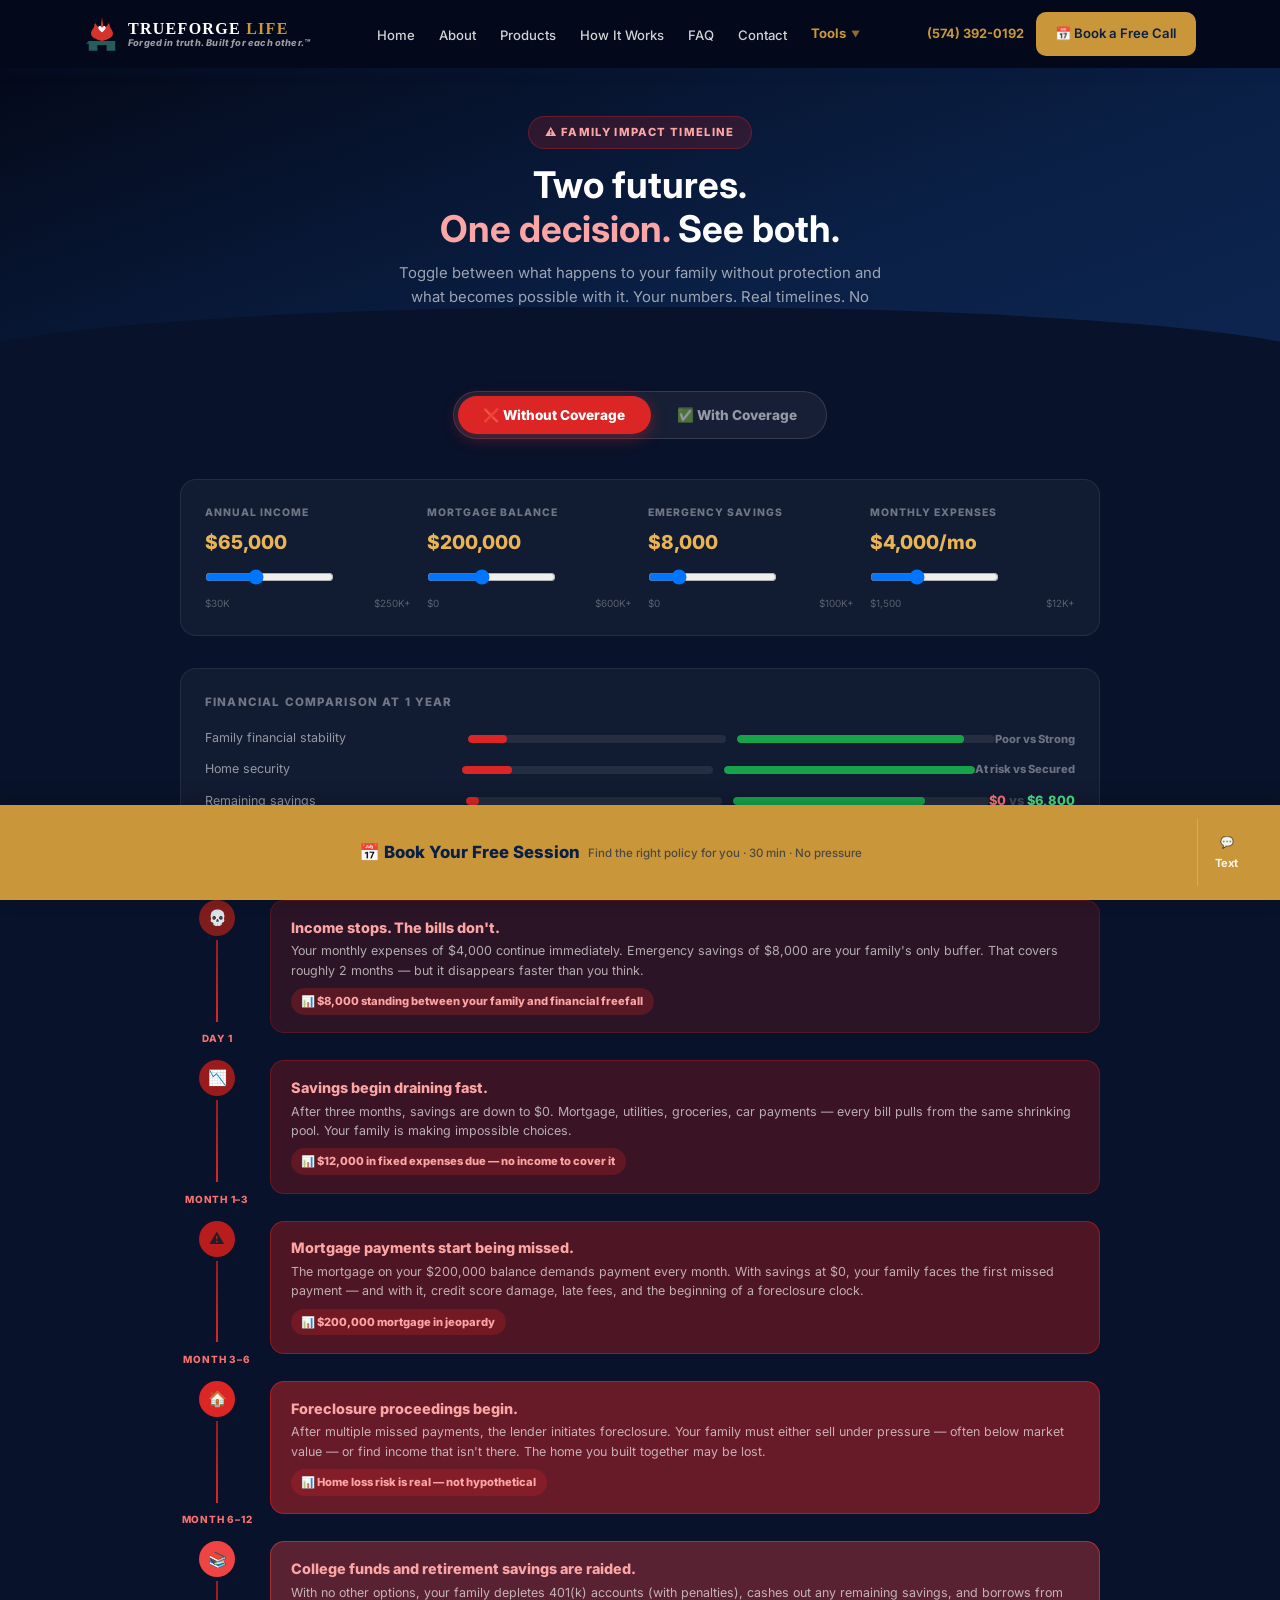
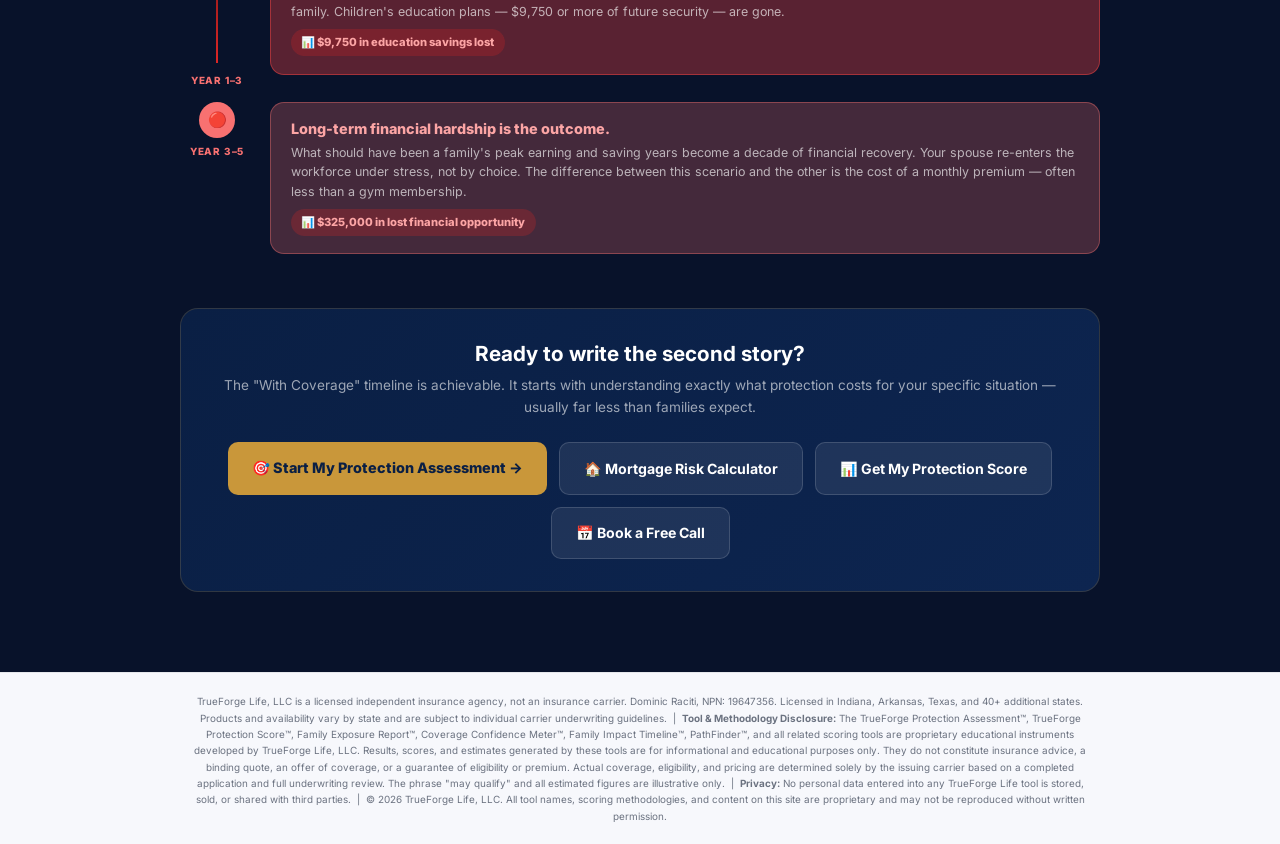
<file: family-impact.html>
<!DOCTYPE html>
<html lang="en">
<head>
<!-- Google tag (gtag.js) -->
<script async src="https://www.googletagmanager.com/gtag/js?id=AW-18230549825"></script>
<script>
  window.dataLayer = window.dataLayer || [];
  function gtag(){dataLayer.push(arguments);}
  gtag('js', new Date());
  gtag('config', 'AW-18230549825');
</script>
  <meta charset="UTF-8" />
  <link rel="icon" type="image/svg+xml" href="images/logo-icon.svg" />
  <meta name="viewport" content="width=device-width, initial-scale=1.0" />
  <title>Family Impact Timeline: Without vs. With Coverage | TrueForge</title>
  <meta name="description" content="See your family's financial future with and without life insurance. Interactive timeline built on your real income, mortgage, and savings numbers." />
  <meta name="robots" content="index, follow" />
  <meta name="geo.region" content="US-IN" />
  <meta name="geo.placename" content="Indiana" />
  <meta name="ICBM" content="41.6764, -86.2520" />
  <link rel="canonical" href="https://trueforgeinsurance.com/family-impact.html" />
  <meta property="og:type" content="website" />
  <meta property="og:title" content="Family Impact Timeline — TrueForge Life" />
  <meta property="og:description" content="Toggle between two futures: with protection and without it. See the difference in real dollars and real time." />
  <meta property="og:url" content="https://trueforgeinsurance.com/family-impact.html" />
  <meta property="og:image" content="https://trueforgeinsurance.com/images/agent-photo.jpg" />
  <meta property="og:site_name" content="TrueForge Life" />
  <meta name="twitter:card" content="summary_large_image" />
  <meta name="twitter:title" content="Family Impact Timeline — TrueForge Life" />
  <meta name="twitter:description" content="Two futures. One toggle. See what happens to your family with and without coverage." />
  <meta name="twitter:image" content="https://trueforgeinsurance.com/images/agent-photo.jpg" />
  <link rel="preconnect" href="https://fonts.googleapis.com" />
  <link rel="preconnect" href="https://fonts.gstatic.com" crossorigin />
  <link rel="preload" as="style" href="https://fonts.googleapis.com/css2?family=Inter:wght@400;500;600;700;800&display=swap" />
  <link rel="stylesheet" href="https://fonts.googleapis.com/css2?family=Inter:wght@400;500;600;700;800&display=swap" media="print" onload="this.media='all'" />
  <noscript><link rel="stylesheet" href="https://fonts.googleapis.com/css2?family=Inter:wght@400;500;600;700;800&display=swap" /></noscript>
  <link rel="stylesheet" href="css/styles.css" />
  <script type="application/ld+json">
  {
    "@context": "https://schema.org",
    "@type": "WebPage",
    "name": "Family Impact Timeline — TrueForge Life",
    "description": "Interactive timeline showing the financial impact on a family with and without life insurance coverage, personalized by income, mortgage, and savings.",
    "url": "https://trueforgeinsurance.com/family-impact.html",
    "isPartOf": {
      "@type": "InsuranceAgency",
      "name": "TrueForge Life",
      "url": "https://trueforgeinsurance.com",
      "address": { "@type": "PostalAddress", "addressRegion": "IN", "addressCountry": "US" }
    }
  }
  </script>
  <style>
  body { background: #08122a; }

  /* ── HERO ── */
  .fi-hero {
    background: linear-gradient(160deg, #04091a 0%, #0a1f44 60%, #0d2550 100%);
    padding: 3rem 0 0; text-align: center; position: relative; overflow: hidden;
  }
  .fi-hero::after {
    content: ''; position: absolute; bottom: 0; left: 0; right: 0;
    height: 60px; background: #08122a; clip-path: ellipse(55% 100% at 50% 100%);
  }
  .fi-eyebrow {
    display: inline-flex; align-items: center; gap: .4rem;
    background: rgba(220,38,38,.18); border: 1px solid rgba(220,38,38,.35);
    color: #fca5a5; font-size: .7rem; font-weight: 800;
    letter-spacing: .12em; text-transform: uppercase;
    padding: .38rem 1rem; border-radius: 99px; margin-bottom: .9rem;
  }
  .fi-hero h1 { color: #fff; font-size: clamp(1.5rem,3.5vw,2.3rem); margin-bottom: .6rem; max-width: 620px; margin-inline: auto; line-height: 1.2; }
  .fi-hero h1 em { font-style: normal; color: #fca5a5; }
  .fi-hero p  { color: rgba(255,255,255,.6); font-size: .93rem; max-width: 500px; margin: 0 auto 2rem; line-height: 1.65; }

  /* ── TOGGLE ── */
  .fi-toggle-wrap { display: flex; justify-content: center; margin-bottom: 2.5rem; padding: 0 1rem; }
  .fi-toggle {
    display: flex; background: rgba(255,255,255,.06); border: 1px solid rgba(255,255,255,.12);
    border-radius: 50px; padding: .25rem; gap: 0;
  }
  .fi-toggle-btn {
    padding: .7rem 1.6rem; border-radius: 99px; font-size: .85rem; font-weight: 800;
    font-family: var(--font); cursor: pointer; border: none; transition: all .25s;
    white-space: nowrap;
  }
  .fi-toggle-btn.without { background: transparent; color: rgba(255,255,255,.55); }
  .fi-toggle-btn.without.active { background: #dc2626; color: #fff; box-shadow: 0 4px 16px rgba(220,38,38,.4); }
  .fi-toggle-btn.with { background: transparent; color: rgba(255,255,255,.55); }
  .fi-toggle-btn.with.active { background: #16a34a; color: #fff; box-shadow: 0 4px 16px rgba(22,163,74,.4); }

  /* ── INPUTS PANEL ── */
  .fi-wrap { max-width: 960px; margin: 0 auto; padding: 0 1.25rem 5rem; }

  .fi-inputs-row {
    display: grid; grid-template-columns: repeat(auto-fit, minmax(200px, 1fr)); gap: 1rem;
    background: rgba(255,255,255,.04); border: 1px solid rgba(255,255,255,.08);
    border-radius: 16px; padding: 1.5rem; margin-bottom: 2rem;
  }
  .fi-input-group {}
  .fi-input-label { font-size: .65rem; font-weight: 800; text-transform: uppercase; letter-spacing: .1em; color: rgba(255,255,255,.4); margin-bottom: .4rem; display: block; }
  .fi-input-val   { font-size: 1.2rem; font-weight: 800; color: var(--gold-light); margin-bottom: .4rem; }
  .fi-input-row   input[type="range"] { width: 100%; }

  /* ── TIMELINE ── */
  .fi-timeline { display: flex; flex-direction: column; gap: .85rem; }

  .fi-checkpoint {
    display: grid; grid-template-columns: 90px 1fr;
    gap: 0; align-items: stretch;
    animation: fiIn .3s ease both;
  }
  @keyframes fiIn { from{opacity:0;transform:translateX(-12px)} to{opacity:1;transform:none} }

  .fi-time-col {
    display: flex; flex-direction: column; align-items: center; padding-right: 1rem;
  }
  .fi-time-dot {
    width: 36px; height: 36px; border-radius: 50%;
    display: flex; align-items: center; justify-content: center;
    font-size: .95rem; flex-shrink: 0; z-index: 1;
  }
  .fi-time-line { flex: 1; width: 2px; margin: 4px 0; }
  .fi-time-label { font-size: .62rem; font-weight: 800; text-transform: uppercase; letter-spacing: .08em; margin-top: .3rem; text-align: center; }

  .fi-event-card {
    border-radius: 14px; padding: 1.1rem 1.25rem; margin-bottom: .85rem;
    position: relative;
  }
  .fi-event-card h3 { font-size: .9rem; font-weight: 800; margin-bottom: .3rem; line-height: 1.25; }
  .fi-event-card p  { font-size: .78rem; line-height: 1.55; margin: 0; }
  .fi-event-stat {
    display: inline-flex; align-items: center; gap: .35rem;
    font-size: .7rem; font-weight: 800; padding: .25rem .65rem;
    border-radius: 99px; margin-top: .5rem;
  }

  /* Without states */
  .without .fi-time-dot.s1 { background: #7f1d1d; }
  .without .fi-time-dot.s2 { background: #991b1b; }
  .without .fi-time-dot.s3 { background: #b91c1c; }
  .without .fi-time-dot.s4 { background: #dc2626; }
  .without .fi-time-dot.s5 { background: #ef4444; }
  .without .fi-time-dot.s6 { background: #f87171; }
  .without .fi-time-line   { background: linear-gradient(#991b1b, #dc2626); }
  .without .fi-time-label  { color: #f87171; }
  .without .fi-event-card.s1 { background: rgba(127,29,29,.3); border: 1px solid rgba(185,28,28,.3); }
  .without .fi-event-card.s2 { background: rgba(153,27,27,.35); border: 1px solid rgba(185,28,28,.4); }
  .without .fi-event-card.s3 { background: rgba(185,28,28,.4); border: 1px solid rgba(220,38,38,.45); }
  .without .fi-event-card.s4 { background: rgba(220,38,38,.45); border: 1px solid rgba(220,38,38,.6); }
  .without .fi-event-card.s5 { background: rgba(239,68,68,.35); border: 1px solid rgba(239,68,68,.5); }
  .without .fi-event-card.s6 { background: rgba(248,113,113,.25); border: 1px solid rgba(248,113,113,.4); }
  .without .fi-event-card h3 { color: #fca5a5; }
  .without .fi-event-card p  { color: rgba(255,255,255,.65); }
  .without .fi-event-stat    { background: rgba(220,38,38,.25); color: #fca5a5; }

  /* With states */
  .with .fi-time-dot.s1 { background: #14532d; }
  .with .fi-time-dot.s2 { background: #15803d; }
  .with .fi-time-dot.s3 { background: #16a34a; }
  .with .fi-time-dot.s4 { background: #22c55e; }
  .with .fi-time-dot.s5 { background: #4ade80; }
  .with .fi-time-dot.s6 { background: #86efac; }
  .with .fi-time-line   { background: linear-gradient(#15803d, #22c55e); }
  .with .fi-time-label  { color: #4ade80; }
  .with .fi-event-card.s1 { background: rgba(20,83,45,.4); border: 1px solid rgba(21,128,61,.4); }
  .with .fi-event-card.s2 { background: rgba(21,128,61,.35); border: 1px solid rgba(22,163,74,.4); }
  .with .fi-event-card.s3 { background: rgba(22,163,74,.35); border: 1px solid rgba(34,197,94,.4); }
  .with .fi-event-card.s4 { background: rgba(34,197,94,.3); border: 1px solid rgba(74,222,128,.35); }
  .with .fi-event-card.s5 { background: rgba(74,222,128,.25); border: 1px solid rgba(134,239,172,.35); }
  .with .fi-event-card.s6 { background: rgba(134,239,172,.2); border: 1px solid rgba(134,239,172,.3); }
  .with .fi-event-card h3 { color: #4ade80; }
  .with .fi-event-card p  { color: rgba(255,255,255,.7); }
  .with .fi-event-stat    { background: rgba(22,163,74,.25); color: #4ade80; }

  /* ── COMPARISON BAR ── */
  .fi-compare {
    background: rgba(255,255,255,.04); border: 1px solid rgba(255,255,255,.08);
    border-radius: 16px; padding: 1.5rem; margin-bottom: 2rem;
  }
  .fi-compare-title { font-size: .72rem; font-weight: 800; text-transform: uppercase; letter-spacing: .1em; color: rgba(255,255,255,.4); margin-bottom: 1rem; }
  .fi-compare-row   { display: flex; justify-content: space-between; align-items: center; margin-bottom: .65rem; }
  .fi-compare-label { font-size: .78rem; color: rgba(255,255,255,.55); flex: 1; }
  .fi-compare-bars  { display: flex; align-items: center; gap: .65rem; flex: 2; }
  .fi-bar-track     { flex: 1; height: 8px; background: rgba(255,255,255,.08); border-radius: 99px; overflow: hidden; }
  .fi-bar-fill      { height: 100%; border-radius: 99px; transition: width .8s ease; }
  .fi-compare-val   { font-size: .8rem; font-weight: 800; min-width: 80px; text-align: right; }
  @media (max-width: 600px) { .fi-compare-bars { flex-direction: column; gap: .3rem; } }

  /* ── CTA BLOCK ── */
  .fi-cta-block {
    background: linear-gradient(135deg, #0a1f44, #0d2550);
    border-radius: 18px; padding: 2rem; text-align: center;
    border: 1px solid rgba(201,151,58,.2);
  }
  .fi-cta-block h2 { color: #fff; font-size: 1.3rem; margin-bottom: .5rem; }
  .fi-cta-block p  { color: rgba(255,255,255,.6); font-size: .85rem; margin-bottom: 1.5rem; line-height: 1.6; }
  .fi-cta-row { display: flex; gap: .75rem; justify-content: center; flex-wrap: wrap; }
  .fi-cta-a {
    background: var(--gold); color: var(--navy); font-weight: 800; font-size: .9rem;
    padding: .85rem 1.5rem; border-radius: 10px; text-decoration: none; transition: all .18s;
  }
  .fi-cta-a:hover { background: var(--gold-light); transform: translateY(-2px); }
  .fi-cta-b {
    background: rgba(255,255,255,.08); color: #fff; font-weight: 700; font-size: .88rem;
    padding: .85rem 1.5rem; border-radius: 10px; text-decoration: none;
    border: 1px solid rgba(255,255,255,.15); transition: all .18s;
  }
  .fi-cta-b:hover { background: rgba(255,255,255,.14); }

  /* NAV override for dark bg */
  .nav { background: rgba(4,9,26,.95); }
  </style>
</head>
<body>

<!-- NAV -->
<nav class="nav">
  <div class="container nav-inner">
    <a href="index.html" class="nav-logo-text" style="display:flex;align-items:center;gap:0.5rem;text-decoration:none;">
      <img src="images/logo-icon.svg" alt="TrueForge Life logo" height="38" width="36" style="display:block;flex-shrink:0;" />
      <span style="display:flex;flex-direction:column;line-height:1.1;">
        <span style="font-family:Georgia,serif;font-weight:700;font-size:1rem;letter-spacing:0.08em;color:#fff;">TRUEFORGE <span style="color:var(--gold)">LIFE</span></span>
        <span style="font-size:0.58rem;font-style:italic;color:rgba(255,255,255,0.6);letter-spacing:0.02em;">Forged in truth. Built for each other.&#8482;</span>
      </span>
    </a>
    <button class="hamburger" aria-label="Menu">
      <span></span><span></span><span></span>
    </button>
    <ul class="nav-links">
      <li><a href="index.html">Home</a></li>
      <li><a href="about.html">About</a></li>
      <li><a href="products.html">Products</a></li>
      <li><a href="how-it-works.html">How It Works</a></li>
      <li><a href="faq.html">FAQ</a></li>
      <li><a href="contact.html">Contact</a></li>
      <li>
        <a href="assess.html" class="nav-dropdown-toggle" style="color:var(--gold);font-weight:700;">
          Tools <span class="caret">▼</span>
        </a>
        <div class="nav-dropdown">
          <a href="assess.html">
            <span class="dd-icon" style="background:#fff8ee;">🎯</span>
            <span class="dd-text">
              <span class="dd-title">Assess My Risk</span>
              <span class="dd-sub">Get your Protection Score™</span>
            </span>
          </a>
          <a href="enroll.html">
            <span class="dd-icon" style="background:#f0f4ff;">✦</span>
            <span class="dd-text">
              <span class="dd-title">Coverage Assistant</span>
              <span class="dd-sub">Find the right product</span>
            </span>
          </a>
          <a href="family-impact.html">
            <span class="dd-icon" style="background:#f0fff4;">📅</span>
            <span class="dd-text">
              <span class="dd-title">Family Impact Timeline</span>
              <span class="dd-sub">See what's at stake</span>
            </span>
          </a>
          <div class="nav-dropdown-divider"></div>
          <a href="pathfinder.html">
            <span class="dd-icon" style="background:#fff8ee;">✦</span>
            <span class="dd-text">
              <span class="dd-title">PathFinder</span>
              <span class="dd-sub">Coverage quiz & guidance</span>
            </span>
          </a>
          <a href="mortgage-calculator.html">
            <span class="dd-icon" style="background:#f5f0ff;">🏠</span>
            <span class="dd-text">
              <span class="dd-title">Mortgage Calculator</span>
              <span class="dd-sub">Estimate your coverage need</span>
            </span>
          </a>
          <a href="protection-score.html">
            <span class="dd-icon" style="background:#fff0f0;">🏆</span>
            <span class="dd-text">
              <span class="dd-title">Protection Score</span>
              <span class="dd-sub">Learn about your score</span>
            </span>
          </a>
        </div>
      </li>
    </ul>
    <div class="nav-cta">
      <a href="tel:+15743920192" class="nav-phone" style="font-size:0.8rem;">(574) 392-0192</a>
      <a href="https://calendly.com/dominic-trueforgeinsurance/30min" class="btn btn-primary" target="_blank" rel="noopener" style="font-size:0.82rem;padding:0.55rem 1.1rem;white-space:nowrap;">📅 Book a Free Call</a>
    </div>
  </div>
</nav>

<!-- HERO -->
<div class="fi-hero">
  <div class="container">
    <div class="fi-eyebrow">⚠️ Family Impact Timeline</div>
    <h1>Two futures.<br><em>One decision.</em> See both.</h1>
    <p>Toggle between what happens to your family without protection and what becomes possible with it. Your numbers. Real timelines. No sugarcoating.</p>
  </div>
</div>

<!-- TOGGLE -->
<div class="fi-toggle-wrap" style="padding-top:1.5rem;">
  <div class="fi-toggle">
    <button class="fi-toggle-btn without active" id="btnWithout" onclick="setMode('without')">
      ❌ Without Coverage
    </button>
    <button class="fi-toggle-btn with" id="btnWith" onclick="setMode('with')">
      ✅ With Coverage
    </button>
  </div>
</div>

<!-- MAIN -->
<div class="fi-wrap">

  <!-- INPUTS -->
  <div class="fi-inputs-row">
    <div class="fi-input-group">
      <span class="fi-input-label">Annual Income</span>
      <div class="fi-input-val" id="incLabel">$75,000</div>
      <input type="range" id="incSlider" min="0" max="100" value="38" oninput="recalc()" />
      <div style="display:flex;justify-content:space-between;font-size:.62rem;color:rgba(255,255,255,.3);margin-top:.2rem;"><span>$30K</span><span>$250K+</span></div>
    </div>
    <div class="fi-input-group">
      <span class="fi-input-label">Mortgage Balance</span>
      <div class="fi-input-val" id="mortLabel">$250,000</div>
      <input type="range" id="mortSlider" min="0" max="100" value="42" oninput="recalc()" />
      <div style="display:flex;justify-content:space-between;font-size:.62rem;color:rgba(255,255,255,.3);margin-top:.2rem;"><span>$0</span><span>$600K+</span></div>
    </div>
    <div class="fi-input-group">
      <span class="fi-input-label">Emergency Savings</span>
      <div class="fi-input-val" id="savLabel">$12,000</div>
      <input type="range" id="savSlider" min="0" max="100" value="20" oninput="recalc()" />
      <div style="display:flex;justify-content:space-between;font-size:.62rem;color:rgba(255,255,255,.3);margin-top:.2rem;"><span>$0</span><span>$100K+</span></div>
    </div>
    <div class="fi-input-group">
      <span class="fi-input-label">Monthly Expenses</span>
      <div class="fi-input-val" id="expLabel">$4,200/mo</div>
      <input type="range" id="expSlider" min="0" max="100" value="35" oninput="recalc()" />
      <div style="display:flex;justify-content:space-between;font-size:.62rem;color:rgba(255,255,255,.3);margin-top:.2rem;"><span>$1,500</span><span>$12K+</span></div>
    </div>
  </div>

  <!-- COMPARISON SUMMARY -->
  <div class="fi-compare">
    <div class="fi-compare-title">Financial Comparison at 1 Year</div>
    <div class="fi-compare-row">
      <span class="fi-compare-label">Family financial stability</span>
      <div class="fi-compare-bars">
        <div class="fi-bar-track"><div class="fi-bar-fill" id="barStabWithout" style="width:15%;background:#dc2626;"></div></div>
        <div class="fi-bar-track"><div class="fi-bar-fill" id="barStabWith" style="width:88%;background:#16a34a;"></div></div>
      </div>
      <div class="fi-compare-val" style="color:#6b7280;font-size:.7rem;">Poor vs Strong</div>
    </div>
    <div class="fi-compare-row">
      <span class="fi-compare-label">Home security</span>
      <div class="fi-compare-bars">
        <div class="fi-bar-track"><div class="fi-bar-fill" id="barHomeWithout" style="width:20%;background:#dc2626;"></div></div>
        <div class="fi-bar-track"><div class="fi-bar-fill" id="barHomeWith" style="width:100%;background:#16a34a;"></div></div>
      </div>
      <div class="fi-compare-val" style="color:#6b7280;font-size:.7rem;">At risk vs Secured</div>
    </div>
    <div class="fi-compare-row">
      <span class="fi-compare-label">Remaining savings</span>
      <div class="fi-compare-bars">
        <div class="fi-bar-track"><div class="fi-bar-fill" id="barSavWithout" style="width:5%;background:#dc2626;"></div></div>
        <div class="fi-bar-track"><div class="fi-bar-fill" id="barSavWith" style="width:75%;background:#16a34a;"></div></div>
      </div>
      <div class="fi-compare-val">
        <span id="compSavWithout" style="color:#f87171;">$0</span>
        <span style="color:rgba(255,255,255,.2);"> vs </span>
        <span id="compSavWith" style="color:#4ade80;">$0</span>
      </div>
    </div>
    <div class="fi-compare-row" style="margin-bottom:0;">
      <span class="fi-compare-label">Months until financial crisis</span>
      <div class="fi-compare-bars">
        <div class="fi-bar-track"><div class="fi-bar-fill" id="barMoWithout" style="width:20%;background:#dc2626;"></div></div>
        <div class="fi-bar-track"><div class="fi-bar-fill" id="barMoWith" style="width:100%;background:#16a34a;"></div></div>
      </div>
      <div class="fi-compare-val">
        <span id="compMoWithout" style="color:#f87171;">0</span>
        <span style="color:rgba(255,255,255,.2);"> vs </span>
        <span id="compMoWith" style="color:#4ade80;">∞</span>
      </div>
    </div>
  </div>

  <!-- TIMELINE -->
  <div class="fi-timeline without" id="timeline"><!-- injected --></div>

  <!-- CTA -->
  <div class="fi-cta-block" style="margin-top:2.5rem;">
    <h2>Ready to write the second story?</h2>
    <p>The "With Coverage" timeline is achievable. It starts with understanding exactly what protection costs for your specific situation — usually far less than families expect.</p>
    <div class="fi-cta-row">
      <a href="assess.html" class="fi-cta-a">🎯 Start My Protection Assessment →</a>
      <a href="mortgage-calculator.html" class="fi-cta-b">🏠 Mortgage Risk Calculator</a>
      <a href="protection-score.html" class="fi-cta-b">📊 Get My Protection Score</a>
      <a href="https://calendly.com/dominic-trueforgeinsurance/30min" target="_blank" rel="noopener" class="fi-cta-b">📅 Book a Free Call</a>
    </div>
  </div>

</div>

<div style="background:#f7f8fc;border-top:1px solid #e5e7eb;padding:1.25rem 1.5rem;">
<p style="font-size:.62rem;color:#6b7280;line-height:1.65;margin:0;max-width:900px;margin-inline:auto;text-align:center;">TrueForge Life, LLC is a licensed independent insurance agency, not an insurance carrier. Dominic Raciti, NPN: 19647356. Licensed in Indiana, Arkansas, Texas, and 40+ additional states. Products and availability vary by state and are subject to individual carrier underwriting guidelines. &nbsp;|&nbsp; <strong>Tool &amp; Methodology Disclosure:</strong> The TrueForge Protection Assessment&#8482;, TrueForge Protection Score&#8482;, Family Exposure Report&#8482;, Coverage Confidence Meter&#8482;, Family Impact Timeline&#8482;, PathFinder&#8482;, and all related scoring tools are proprietary educational instruments developed by TrueForge Life, LLC. Results, scores, and estimates generated by these tools are for informational and educational purposes only. They do not constitute insurance advice, a binding quote, an offer of coverage, or a guarantee of eligibility or premium. Actual coverage, eligibility, and pricing are determined solely by the issuing carrier based on a completed application and full underwriting review. The phrase "may qualify" and all estimated figures are illustrative only. &nbsp;|&nbsp; <strong>Privacy:</strong> No personal data entered into any TrueForge Life tool is stored, sold, or shared with third parties. &nbsp;|&nbsp; &copy; 2026 TrueForge Life, LLC. All tool names, scoring methodologies, and content on this site are proprietary and may not be reproduced without written permission.</p>
</div>
<div class="sticky-call-bar" style="display:flex;gap:0;">
  <a href="tel:+15743920192" style="flex:1;border-right:1px solid rgba(255,255,255,.2);">
    📅 Book Your Free Session
    <span class="sub">Find the right policy for you · 30 min · No pressure</span>
  </a>
  <a href="sms:+15743920192?body=Hi%20Dominic%2C%20I%20just%20saw%20the%20Family%20Impact%20Timeline%20and%20have%20questions." style="flex-shrink:0;padding:.85rem 1.1rem;display:flex;flex-direction:column;align-items:center;justify-content:center;font-size:.7rem;font-weight:700;color:rgba(255,255,255,.9);gap:.2rem;">
    💬<span>Text</span>
  </a>
</div>

<script src="js/main.js"></script>
<script>
/* ── SLIDER DATA ── */
const INC_STOPS = [30000,35000,40000,45000,50000,55000,60000,65000,70000,75000,80000,90000,100000,110000,125000,150000,175000,200000,250000];
const MRT_STOPS = [0,50000,75000,100000,125000,150000,175000,200000,225000,250000,275000,300000,325000,350000,400000,450000,500000,600000];
const SAV_STOPS = [0,2000,5000,8000,10000,12000,15000,20000,25000,30000,40000,50000,75000,100000];
const EXP_STOPS = [1500,2000,2500,3000,3500,4000,4200,4500,5000,5500,6000,7000,8000,10000,12000];

let mode = 'without';
let income = 75000, mortgage = 250000, savings = 12000, expenses = 4200;

function slIdx(raw, arr) { return Math.min(Math.round((raw/100)*(arr.length-1)), arr.length-1); }
function fmt(n) { return '$' + Math.round(n).toLocaleString(); }

function recalc() {
  income   = INC_STOPS[slIdx(document.getElementById('incSlider').value, INC_STOPS)];
  mortgage = MRT_STOPS[slIdx(document.getElementById('mortSlider').value, MRT_STOPS)];
  savings  = SAV_STOPS[slIdx(document.getElementById('savSlider').value, SAV_STOPS)];
  expenses = EXP_STOPS[slIdx(document.getElementById('expSlider').value, EXP_STOPS)];

  document.getElementById('incLabel').textContent  = fmt(income);
  document.getElementById('mortLabel').textContent = fmt(mortgage);
  document.getElementById('savLabel').textContent  = fmt(savings);
  document.getElementById('expLabel').textContent  = fmt(expenses) + '/mo';

  const monthsOfSavings = savings > 0 ? Math.floor(savings / expenses) : 0;
  const monthsOfSavingsDisplay = monthsOfSavings;

  // Comparison bars
  document.getElementById('compSavWithout').textContent = monthsOfSavings <= 0 ? '$0' : fmt(Math.max(0, savings - expenses * 12));
  document.getElementById('compMoWithout').textContent  = monthsOfSavings + ' mo';
  document.getElementById('compSavWith').textContent    = fmt(savings * 0.85); // preserved
  document.getElementById('barMoWithout').style.width   = Math.min(100, (monthsOfSavings / 24) * 100) + '%';

  renderTimeline();
}

function setMode(m) {
  mode = m;
  document.getElementById('btnWithout').classList.toggle('active', m === 'without');
  document.getElementById('btnWith').classList.toggle('active', m === 'with');
  renderTimeline();
}

function renderTimeline() {
  const tl = document.getElementById('timeline');
  tl.className = 'fi-timeline ' + mode;

  const monthsOfSavings = savings > 0 ? Math.floor(savings / expenses) : 0;
  const mo3 = fmt(Math.max(0, savings - expenses * 3));
  const mo6 = fmt(Math.max(0, savings - expenses * 6));

  let events;

  if (mode === 'without') {
    events = [
      {
        step: 's1', dot: '💀', label: 'Day 1',
        title: 'Income stops. The bills don\'t.',
        body: `Your monthly expenses of ${fmt(expenses)} continue immediately. Emergency savings of ${fmt(savings)} are your family's only buffer. ${monthsOfSavings <= 1 ? 'At current expenses, that covers less than a month.' : `That covers roughly ${monthsOfSavings} months — but it disappears faster than you think.`}`,
        stat: `${fmt(savings)} standing between your family and financial freefall`
      },
      {
        step: 's2', dot: '📉', label: 'Month 1–3',
        title: 'Savings begin draining fast.',
        body: `After three months, savings are down to ${mo3}. Mortgage, utilities, groceries, car payments — every bill pulls from the same shrinking pool. Your family is making impossible choices.`,
        stat: `${fmt(expenses * 3)} in fixed expenses due — no income to cover it`
      },
      {
        step: 's3', dot: '⚠️', label: 'Month 3–6',
        title: `${mortgage > 0 ? 'Mortgage payments start being missed.' : 'Bills go unpaid. Credit suffers.'}`,
        body: mortgage > 0
          ? `The mortgage on your ${fmt(mortgage)} balance demands payment every month. With savings at ${mo6}, your family faces the first missed payment — and with it, credit score damage, late fees, and the beginning of a foreclosure clock.`
          : `With savings exhausted or severely depleted, regular bills go unpaid. Credit cards get maxed. Credit score damage begins. Financial recovery from this point takes years.`,
        stat: mortgage > 0 ? `${fmt(mortgage)} mortgage in jeopardy` : 'Credit destruction begins'
      },
      {
        step: 's4', dot: '🏠', label: 'Month 6–12',
        title: mortgage > 0 ? 'Foreclosure proceedings begin.' : 'Financial crisis is fully set in.',
        body: mortgage > 0
          ? `After multiple missed payments, the lender initiates foreclosure. Your family must either sell under pressure — often below market value — or find income that isn't there. The home you built together may be lost.`
          : `All financial reserves are gone. Your family is borrowing to pay basic bills. The stability you spent years building is unraveling. Recovery from this depth takes 5–10 years.`,
        stat: mortgage > 0 ? 'Home loss risk is real — not hypothetical' : 'Recovery measured in years, not months'
      },
      {
        step: 's5', dot: '📚', label: 'Year 1–3',
        title: 'College funds and retirement savings are raided.',
        body: `With no other options, your family depletes 401(k) accounts (with penalties), cashes out any remaining savings, and borrows from family. Children's education plans — ${fmt(income * 0.15)} or more of future security — are gone.`,
        stat: `${fmt(income * 0.15)} in education savings lost`
      },
      {
        step: 's6', dot: '🔴', label: 'Year 3–5',
        title: 'Long-term financial hardship is the outcome.',
        body: `What should have been a family's peak earning and saving years become a decade of financial recovery. Your spouse re-enters the workforce under stress, not by choice. The difference between this scenario and the other is the cost of a monthly premium — often less than a gym membership.`,
        stat: `${fmt(income * 5)} in lost financial opportunity`
      },
    ];
  } else {
    events = [
      {
        step: 's1', dot: '✅', label: 'Day 30',
        title: 'Death benefit received. Family is protected.',
        body: `Within 30 days of claim filing, your beneficiary receives the death benefit — typically ${fmt(income * 10)} or the coverage amount you selected. This single payment changes everything that follows. The financial crisis that would have unfolded simply… doesn't.`,
        stat: `${fmt(income * 10)} received — family financially secure`
      },
      {
        step: 's2', dot: '🏠', label: 'Month 1–2',
        title: mortgage > 0 ? 'Mortgage paid in full.' : 'All debts cleared.',
        body: mortgage > 0
          ? `Your family chooses to pay off the ${fmt(mortgage)} mortgage outright — eliminating the largest monthly obligation and securing the home permanently. Or they keep making payments and invest the difference. Either way, they're in control.`
          : `Outstanding debts are cleared from the death benefit. Your family enters this chapter debt-free — a foundation that most grieving families never get.`,
        stat: mortgage > 0 ? `${fmt(mortgage)} mortgage — eliminated` : 'Family enters this chapter debt-free'
      },
      {
        step: 's3', dot: '💰', label: 'Month 2–6',
        title: 'Surviving spouse has time and options.',
        body: `With the mortgage paid and monthly expenses covered, your spouse doesn't have to make desperate decisions. They can take 3–6 months to grieve, evaluate options, and re-enter the workforce on their timeline — not under financial duress.`,
        stat: `${fmt(savings + income * 0.5)} in family reserves — breathing room secured`
      },
      {
        step: 's4', dot: '🎓', label: 'Year 1',
        title: 'Children\'s future protected and on track.',
        body: `Education savings remain intact. College plans continue as designed. Children aren't pulled from activities or schools due to financial stress. The trajectory you set for them holds — because you planned ahead.`,
        stat: 'Education fund: 100% preserved'
      },
      {
        step: 's5', dot: '📈', label: 'Year 1–3',
        title: 'Financial recovery is full and ahead of schedule.',
        body: `Rather than spending years recovering, your family spends these years rebuilding — investing remaining benefit, rebuilding retirement accounts, and returning to a stable financial trajectory. The difference from the alternative is measured in decades of wellbeing.`,
        stat: `${fmt(income * 3)} in recoverable financial position`
      },
      {
        step: 's6', dot: '🌱', label: 'Year 3–5',
        title: 'Your legacy outlasts you.',
        body: `Your family isn't just surviving — they're thriving. The values you built, the home you created, the opportunities you wanted for your children: all of it continues. That's what protection actually buys. Not just money — continuity.`,
        stat: 'This is what planning for them looks like'
      },
    ];
  }

  let html = '';
  events.forEach((e, i) => {
    const delay = i * 60;
    html += `
    <div class="fi-checkpoint" style="animation-delay:${delay}ms">
      <div class="fi-time-col">
        <div class="fi-time-dot ${e.step}">${e.dot}</div>
        ${i < events.length - 1 ? `<div class="fi-time-line"></div>` : ''}
        <div class="fi-time-label">${e.label}</div>
      </div>
      <div class="fi-event-card ${e.step}">
        <h3>${e.title}</h3>
        <p>${e.body}</p>
        <div class="fi-event-stat">📊 ${e.stat}</div>
      </div>
    </div>`;
  });

  tl.innerHTML = html;
}

// Init
recalc();
</script>

<script>
// Mobile: tap "Tools" to toggle dropdown
(function(){
  var toggle = document.querySelector('.nav-dropdown-toggle');
  var dropdown = toggle && toggle.parentElement.querySelector('.nav-dropdown');
  if(!toggle || !dropdown) return;
  toggle.addEventListener('click', function(e){
    if(window.innerWidth <= 900){
      e.preventDefault();
      dropdown.classList.toggle('open');
      var caret = toggle.querySelector('.caret');
      if(caret) caret.style.transform = dropdown.classList.contains('open') ? 'rotate(180deg)' : '';
    }
  });
})();
</script>
<!-- GoHighLevel Chat Widget -->
<script src="https://widgets.leadconnectorhq.com/loader.js" data-resources-url="https://widgets.leadconnectorhq.com/chat-widget/loader.js" data-widget-id="6a8c4207413c619641824475"></script>
</body>
</html>
</file>
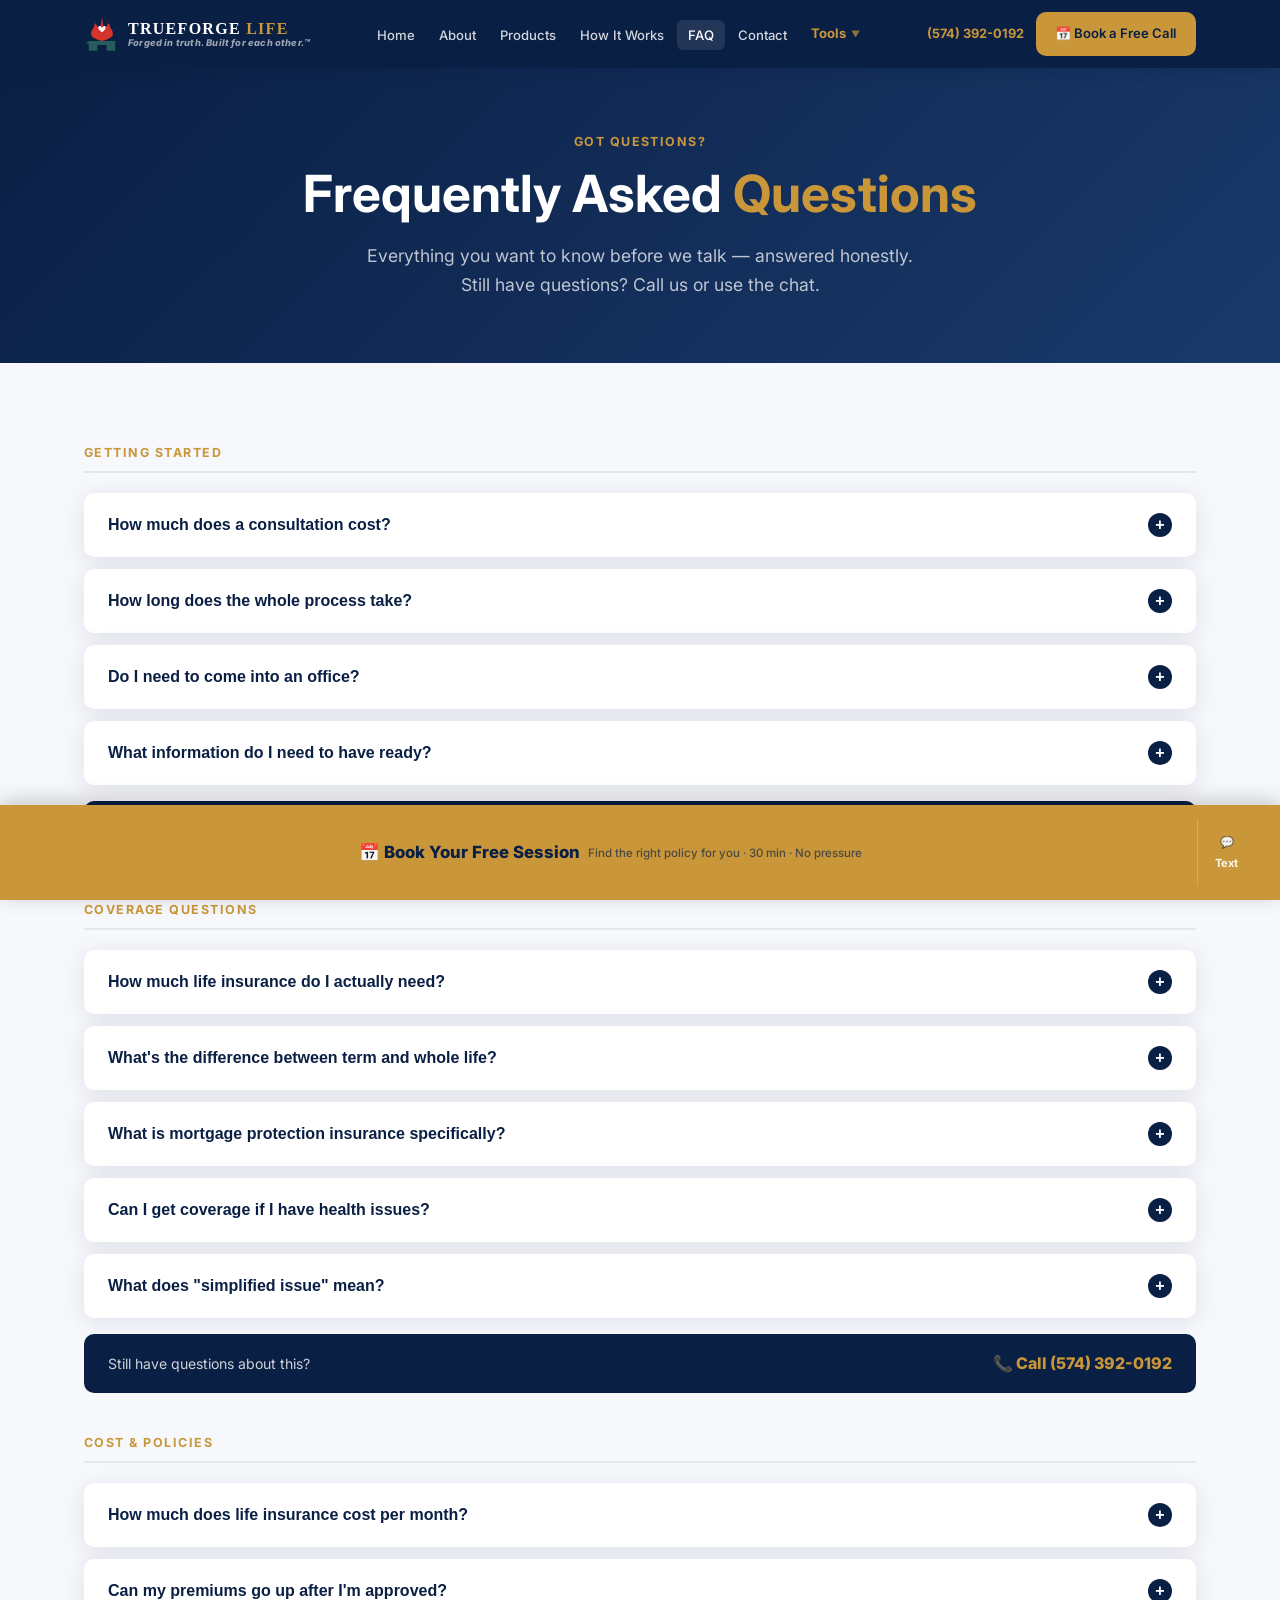
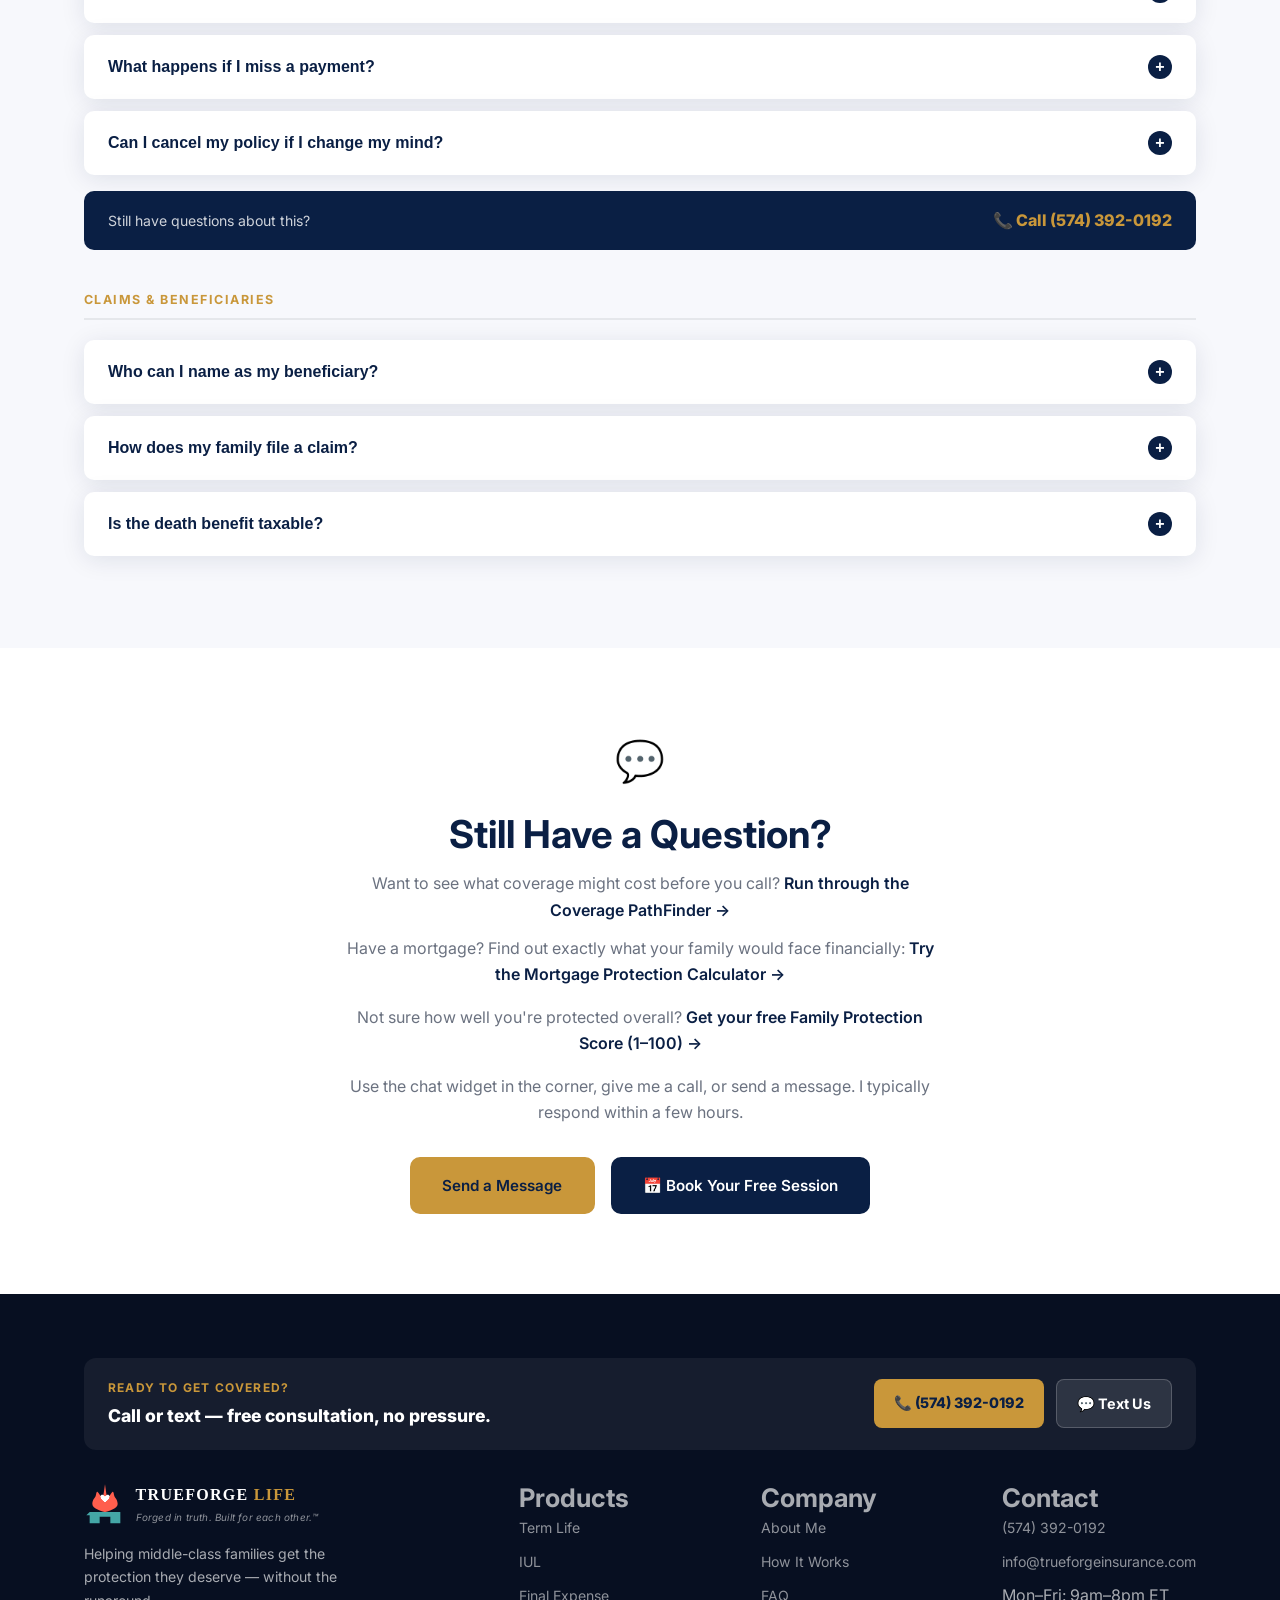
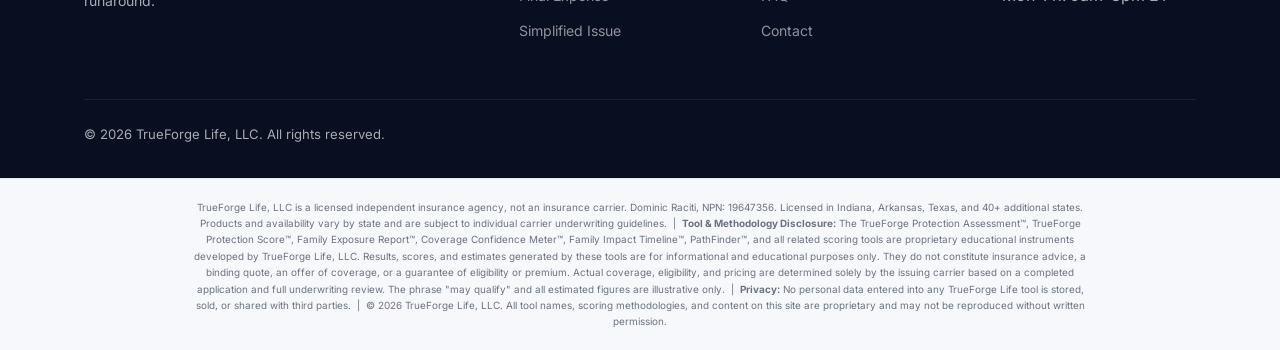
<file: faq.html>
<!DOCTYPE html>
<html lang="en">
<head>
<!-- Google tag (gtag.js) -->
<script async src="https://www.googletagmanager.com/gtag/js?id=AW-18230549825"></script>
<script>
  window.dataLayer = window.dataLayer || [];
  function gtag(){dataLayer.push(arguments);}
  gtag('js', new Date());
  gtag('config', 'AW-18230549825');
</script>
  <meta charset="UTF-8" />
  <link rel="icon" type="image/svg+xml" href="images/logo-icon.svg" />
  <meta name="viewport" content="width=device-width, initial-scale=1.0" />
  <title>Life Insurance FAQ — Common Questions Answered | TrueForge Life</title>
  <meta name="description" content="Answers to the most common life insurance questions. Learn about coverage, costs, medical exams, beneficiaries, and more from TrueForge Life." />
  <link rel="preconnect" href="https://fonts.googleapis.com" />
  <link rel="preconnect" href="https://fonts.gstatic.com" crossorigin />
  <link rel="preload" as="style" href="https://fonts.googleapis.com/css2?family=Inter:wght@400;500;600;700;800&display=swap" />
  <link rel="stylesheet" href="https://fonts.googleapis.com/css2?family=Inter:wght@400;500;600;700;800&display=swap" media="print" onload="this.media='all'" />
  <noscript><link rel="stylesheet" href="https://fonts.googleapis.com/css2?family=Inter:wght@400;500;600;700;800&display=swap" /></noscript>
  <link rel="stylesheet" href="css/styles.css" />
  <!-- SEO: Canonical -->
    <meta name="geo.region" content="US-IN" />
  <meta name="geo.placename" content="Indiana" />
  <meta name="ICBM" content="41.6764, -86.2520" />
    <meta name="robots" content="index, follow" />
  <link rel="canonical" href="https://trueforgeinsurance.com/faq.html" />
  <!-- SEO: Open Graph -->
  <meta property="og:type" content="website" />
  <meta property="og:title" content="Life Insurance FAQ — Common Questions Answered | TrueForge Life" />
  <meta property="og:description" content="Answers to the most common life insurance questions about coverage, cost, medical exams, beneficiaries, and more." />
  <meta property="og:url" content="https://trueforgeinsurance.com/faq.html" />
  <meta property="og:image" content="https://trueforgeinsurance.com/images/agent-photo.jpg" />
  <meta property="og:site_name" content="TrueForge Life" />
  <!-- SEO: Schema.org LocalBusiness -->
  <script type="application/ld+json">
  {
    "@context": "https://schema.org",
    "@type": "InsuranceAgency",
    "name": "TrueForge Life",
    "url": "https://trueforgeinsurance.com",
    "telephone": "+15743920192",
    "email": "info@trueforgeinsurance.com",
    "description": "Independent life insurance agency specializing in term life, mortgage protection, IUL, and final expense coverage for families across 40+ states.",
    "address": {
      "@type": "PostalAddress",
      "addressRegion": "IN",
      "addressCountry": "US"
    },
    "areaServed": "US",
    "priceRange": "Free Consultation",
    "openingHours": ["Mo-Fr 09:00-20:00", "Sa 09:00-17:00"],
    "founder": {
      "@type": "Person",
      "name": "Dominic Raciti",
      "telephone": "+15743920192"
    }
  }
  </script>
  <meta name="twitter:card" content="summary_large_image" />
  <meta name="twitter:title" content="Life Insurance FAQ — Common Questions Answered | TrueForge Life" />
  <meta name="twitter:description" content="Answers to the most common life insurance questions about coverage, cost, medical exams, beneficiaries, and more." />
  <meta name="twitter:image" content="https://trueforgeinsurance.com/images/agent-photo.jpg" />
  <script type="application/ld+json">
  {
    "@context": "https://schema.org",
    "@type": "FAQPage",
    "mainEntity": [
      {
        "@type": "Question",
        "name": "How much does a consultation cost?",
        "acceptedAnswer": {
          "@type": "Answer",
          "text": "Absolutely nothing. My consultations are 100% free with no obligation. I get paid a commission by the insurance carrier when a policy is issued — so there's never a fee to you for my time, advice, or the quotes I run."
        }
      },
      {
        "@type": "Question",
        "name": "How long does the whole process take?",
        "acceptedAnswer": {
          "@type": "Answer",
          "text": "For simplified issue (no-exam) policies, many clients are approved and covered the same day we talk. For fully underwritten policies that require a medical exam, the process typically takes 2–4 weeks."
        }
      },
      {
        "@type": "Question",
        "name": "Do I need to come into an office?",
        "acceptedAnswer": {
          "@type": "Answer",
          "text": "No. TrueForge is a 100% virtual agency. Everything happens over the phone or video call. Applications are signed electronically and submitted digitally. You never need to leave your home."
        }
      },
      {
        "@type": "Question",
        "name": "What information do I need to have ready?",
        "acceptedAnswer": {
          "@type": "Answer",
          "text": "For our first call, you don't need to prepare much — just a general idea of your budget and what you're trying to protect. When we move to the application, you'll need your date of birth, Social Security number, and basic health history."
        }
      },
      {
        "@type": "Question",
        "name": "How much life insurance do I actually need?",
        "acceptedAnswer": {
          "@type": "Answer",
          "text": "A common rule of thumb is 10–12x your annual income, but the real answer depends on your specific situation: your mortgage balance, number of dependents, existing savings, and how many years your family would need income replacement."
        }
      },
      {
        "@type": "Question",
        "name": "What's the difference between term and whole life?",
        "acceptedAnswer": {
          "@type": "Answer",
          "text": "Term life covers you for a set period (10–30 years) at a lower monthly cost. It's ideal for income replacement and mortgage protection during your working years. Whole life is permanent — it never expires, builds cash value over time, and costs more monthly."
        }
      },
      {
        "@type": "Question",
        "name": "Can I get coverage if I have health issues?",
        "acceptedAnswer": {
          "@type": "Answer",
          "text": "Most likely yes. As a simplified issue specialist, I work with carriers who approve applicants with many common health conditions — diabetes, high blood pressure, past cancer, heart conditions, and more. Guaranteed issue final expense policies are available for anyone ages 50–85 with no health questions at all."
        }
      },
      {
        "@type": "Question",
        "name": "What does 'simplified issue' mean?",
        "acceptedAnswer": {
          "@type": "Answer",
          "text": "Simplified issue means the application only requires you to answer a short health questionnaire — no physical exam, no blood draw, no urine sample. Approvals can come back in minutes to a few hours."
        }
      },
      {
        "@type": "Question",
        "name": "How much does life insurance cost per month?",
        "acceptedAnswer": {
          "@type": "Answer",
          "text": "It varies widely based on your age, health, coverage amount, and product type. A healthy 35-year-old can get $500,000 of 20-year term coverage for as little as $25–$40/month. Final expense whole life for a 65-year-old typically runs $50–$150/month."
        }
      },
      {
        "@type": "Question",
        "name": "Can my premiums go up after I'm approved?",
        "acceptedAnswer": {
          "@type": "Answer",
          "text": "For term and whole life policies, your premium is locked in at the rate you're approved for — it cannot increase for the life of the policy."
        }
      },
      {
        "@type": "Question",
        "name": "Who can I name as my beneficiary?",
        "acceptedAnswer": {
          "@type": "Answer",
          "text": "You can name anyone — a spouse, child, parent, sibling, domestic partner, friend, or even a charity or trust. You can also name multiple beneficiaries and specify what percentage each receives. You can update your beneficiaries at any time after the policy is issued."
        }
      },
      {
        "@type": "Question",
        "name": "Is the death benefit taxable?",
        "acceptedAnswer": {
          "@type": "Answer",
          "text": "Generally, no. Life insurance death benefits are paid income-tax-free to named beneficiaries in most cases."
        }
      }
    ]
  }
  </script>
</head>
<body>

<nav class="nav">
  <div class="container nav-inner">
    <a href="index.html" class="nav-logo-text" style="display:flex;align-items:center;gap:0.5rem;text-decoration:none;">
      <img src="images/logo-icon.svg" alt="TrueForge Life logo" height="38" width="36" style="display:block;flex-shrink:0;" />
      <span style="display:flex;flex-direction:column;line-height:1.1;">
        <span style="font-family:Georgia,serif;font-weight:700;font-size:1rem;letter-spacing:0.08em;color:#fff;">TRUEFORGE <span style="color:var(--gold)">LIFE</span></span>
        <span style="font-size:0.58rem;font-style:italic;color:rgba(255,255,255,0.6);letter-spacing:0.02em;">Forged in truth. Built for each other.&#8482;</span>
      </span>
    </a>
    <button class="hamburger" aria-label="Menu">
      <span></span><span></span><span></span>
    </button>
    <ul class="nav-links">
      <li><a href="index.html">Home</a></li>
      <li><a href="about.html">About</a></li>
      <li><a href="products.html">Products</a></li>
      <li><a href="how-it-works.html">How It Works</a></li>
      <li><a href="faq.html">FAQ</a></li>
      <li><a href="contact.html">Contact</a></li>
      <li>
        <a href="assess.html" class="nav-dropdown-toggle" style="color:var(--gold);font-weight:700;">
          Tools <span class="caret">▼</span>
        </a>
        <div class="nav-dropdown">
          <a href="assess.html">
            <span class="dd-icon" style="background:#fff8ee;">🎯</span>
            <span class="dd-text">
              <span class="dd-title">Assess My Risk</span>
              <span class="dd-sub">Get your Protection Score™</span>
            </span>
          </a>
          <a href="enroll.html">
            <span class="dd-icon" style="background:#f0f4ff;">✦</span>
            <span class="dd-text">
              <span class="dd-title">Coverage Assistant</span>
              <span class="dd-sub">Find the right product</span>
            </span>
          </a>
          <a href="family-impact.html">
            <span class="dd-icon" style="background:#f0fff4;">📅</span>
            <span class="dd-text">
              <span class="dd-title">Family Impact Timeline</span>
              <span class="dd-sub">See what's at stake</span>
            </span>
          </a>
          <div class="nav-dropdown-divider"></div>
          <a href="pathfinder.html">
            <span class="dd-icon" style="background:#fff8ee;">✦</span>
            <span class="dd-text">
              <span class="dd-title">PathFinder</span>
              <span class="dd-sub">Coverage quiz & guidance</span>
            </span>
          </a>
          <a href="mortgage-calculator.html">
            <span class="dd-icon" style="background:#f5f0ff;">🏠</span>
            <span class="dd-text">
              <span class="dd-title">Mortgage Calculator</span>
              <span class="dd-sub">Estimate your coverage need</span>
            </span>
          </a>
          <a href="protection-score.html">
            <span class="dd-icon" style="background:#fff0f0;">🏆</span>
            <span class="dd-text">
              <span class="dd-title">Protection Score</span>
              <span class="dd-sub">Learn about your score</span>
            </span>
          </a>
        </div>
      </li>
    </ul>
    <div class="nav-cta">
      <a href="tel:+15743920192" class="nav-phone" style="font-size:0.8rem;">(574) 392-0192</a>
      <a href="https://calendly.com/dominic-trueforgeinsurance/30min" class="btn btn-primary" target="_blank" rel="noopener" style="font-size:0.82rem;padding:0.55rem 1.1rem;white-space:nowrap;">📅 Book a Free Call</a>
    </div>
  </div>
</nav>

<!-- PAGE HEADER -->
<section style="background:linear-gradient(135deg,var(--navy) 0%,#1a3a6b 100%);padding:4rem 0;color:var(--white);text-align:center;">
  <div class="container">
    <div class="section-label">Got Questions?</div>
    <h1 style="color:var(--white);margin-bottom:1rem;">Frequently Asked <span style="color:var(--gold)">Questions</span></h1>
    <p style="color:rgba(255,255,255,0.72);font-size:1.1rem;max-width:560px;margin:0 auto;">Everything you want to know before we talk — answered honestly. Still have questions? Call us or use the chat.</p>
  </div>
</section>

<!-- FAQ SECTION -->
<section class="faq" style="background:var(--off-white);">
  <div class="container">

    <!-- Category: Getting Started -->
    <div style="margin-bottom:1rem;">
      <div style="font-size:0.78rem;font-weight:700;letter-spacing:0.12em;text-transform:uppercase;color:var(--gold);margin-bottom:1.25rem;padding-bottom:0.5rem;border-bottom:2px solid var(--gray-light);">Getting Started</div>
      <div class="faq-list" style="max-width:100%;margin-top:0;">

        <div class="faq-item">
          <button class="faq-question">How much does a consultation cost?<div class="faq-icon">+</div></button>
          <div class="faq-answer"><div class="faq-answer-inner">Absolutely nothing. My consultations are 100% free with no obligation. I get paid a commission by the insurance carrier when a policy is issued — so there's never a fee to you for my time, advice, or the quotes I run.</div></div>
        </div>

        <div class="faq-item">
          <button class="faq-question">How long does the whole process take?<div class="faq-icon">+</div></button>
          <div class="faq-answer"><div class="faq-answer-inner">For simplified issue (no-exam) policies, many clients are approved and covered the same day we talk. For fully underwritten policies that require a medical exam, the process typically takes 2–4 weeks. I'll tell you upfront which path makes the most sense for your situation.</div></div>
        </div>

        <div class="faq-item">
          <button class="faq-question">Do I need to come into an office?<div class="faq-icon">+</div></button>
          <div class="faq-answer"><div class="faq-answer-inner">No. TrueForge is a 100% virtual agency. Everything happens over the phone or video call. Applications are signed electronically and submitted digitally. You never need to leave your home.</div></div>
        </div>

        <div class="faq-item">
          <button class="faq-question">What information do I need to have ready?<div class="faq-icon">+</div></button>
          <div class="faq-answer"><div class="faq-answer-inner">For our first call, you don't need to prepare much — just a general idea of your budget and what you're trying to protect. When we move to the application, you'll need your date of birth, Social Security number, and basic health history. I'll walk you through everything step by step.</div></div>
        </div>

      </div>
    </div>

    
      <div style="background:var(--navy);border-radius:10px;padding:1rem 1.5rem;display:flex;align-items:center;justify-content:space-between;flex-wrap:wrap;gap:1rem;margin-top:0.75rem;">
        <span style="color:rgba(255,255,255,0.8);font-size:0.88rem;">Still have questions about this?</span>
        <a href="tel:+15743920192" style="color:var(--gold);font-weight:800;font-size:1rem;white-space:nowrap;">📞 Call (574) 392-0192</a>
      </div>

    <!-- Category: Coverage -->
    <div style="margin-bottom:1rem;margin-top:2.5rem;">
      <div style="font-size:0.78rem;font-weight:700;letter-spacing:0.12em;text-transform:uppercase;color:var(--gold);margin-bottom:1.25rem;padding-bottom:0.5rem;border-bottom:2px solid var(--gray-light);">Coverage Questions</div>
      <div class="faq-list" style="max-width:100%;margin-top:0;">

        <div class="faq-item">
          <button class="faq-question">How much life insurance do I actually need?<div class="faq-icon">+</div></button>
          <div class="faq-answer"><div class="faq-answer-inner">A common rule of thumb is 10–12x your annual income, but the real answer depends on your specific situation: your mortgage balance, number of dependents, existing savings, and how many years your family would need income replacement. We'll calculate the right number together on our call — not just guess.</div></div>
        </div>

        <div class="faq-item">
          <button class="faq-question">What's the difference between term and whole life?<div class="faq-icon">+</div></button>
          <div class="faq-answer"><div class="faq-answer-inner"><a href="products.html#term" style="color:var(--navy);font-weight:600;">Term life</a> covers you for a set period (10–30 years) at a lower monthly cost. It's ideal for income replacement and mortgage protection during your working years. <a href="products.html#final-expense" style="color:var(--navy);font-weight:600;">Whole life</a> is permanent — it never expires, builds cash value over time, and costs more monthly. Final expense policies are whole life. Which is right for you depends on your goals and budget — I help you figure that out.</div></div>
        </div>

        <div class="faq-item">
          <button class="faq-question">What is mortgage protection insurance specifically?<div class="faq-icon">+</div></button>
          <div class="faq-answer"><div class="faq-answer-inner">Mortgage protection is a term life policy structured so that the death benefit covers your outstanding mortgage balance. If you pass away, the benefit goes to your family (not the lender) — so they can choose to pay off the mortgage or use the funds however they need. Some policies also include riders for disability or critical illness that make payments if you're alive but can't work.</div></div>
        </div>

        <div class="faq-item">
          <button class="faq-question">Can I get coverage if I have health issues?<div class="faq-icon">+</div></button>
          <div class="faq-answer"><div class="faq-answer-inner">Most likely yes. As a simplified issue specialist, I work with carriers who approve applicants with many common health conditions — diabetes, high blood pressure, past cancer, heart conditions, and more. <a href="products.html#final-expense" style="color:var(--navy);font-weight:600;">Guaranteed issue final expense policies</a> are available for anyone ages 50–85 with no health questions at all. If you've been declined elsewhere, call me — I know which carriers are most likely to say yes.</div></div>
        </div>

        <div class="faq-item">
          <button class="faq-question">What does "simplified issue" mean?<div class="faq-icon">+</div></button>
          <div class="faq-answer"><div class="faq-answer-inner">Simplified issue means the application only requires you to answer a short health questionnaire — no physical exam, no blood draw, no urine sample. The carrier makes an underwriting decision based on your answers and a database check. Approvals can come back in minutes to a few hours. It's available for term, whole life, and IUL products.</div></div>
        </div>

      </div>
    </div>

    
      <div style="background:var(--navy);border-radius:10px;padding:1rem 1.5rem;display:flex;align-items:center;justify-content:space-between;flex-wrap:wrap;gap:1rem;margin-top:0.75rem;">
        <span style="color:rgba(255,255,255,0.8);font-size:0.88rem;">Still have questions about this?</span>
        <a href="tel:+15743920192" style="color:var(--gold);font-weight:800;font-size:1rem;white-space:nowrap;">📞 Call (574) 392-0192</a>
      </div>

    <!-- Category: Cost & Policies -->
    <div style="margin-bottom:1rem;margin-top:2.5rem;">
      <div style="font-size:0.78rem;font-weight:700;letter-spacing:0.12em;text-transform:uppercase;color:var(--gold);margin-bottom:1.25rem;padding-bottom:0.5rem;border-bottom:2px solid var(--gray-light);">Cost & Policies</div>
      <div class="faq-list" style="max-width:100%;margin-top:0;">

        <div class="faq-item">
          <button class="faq-question">How much does life insurance cost per month?<div class="faq-icon">+</div></button>
          <div class="faq-answer"><div class="faq-answer-inner">It varies widely based on your age, health, coverage amount, and product type. A healthy 35-year-old can get $500,000 of 20-year term coverage for as little as $25–$40/month. Final expense whole life for a 65-year-old typically runs $50–$150/month depending on the benefit amount. The best way to know your rate is to let me run the numbers — it takes minutes.</div></div>
        </div>

        <div class="faq-item">
          <button class="faq-question">Can my premiums go up after I'm approved?<div class="faq-icon">+</div></button>
          <div class="faq-answer"><div class="faq-answer-inner">For term and whole life policies, your premium is locked in at the rate you're approved for — it cannot increase for the life of the policy. For IUL policies, premiums are flexible by design. I always explain exactly how a policy works before you sign anything.</div></div>
        </div>

        <div class="faq-item">
          <button class="faq-question">What happens if I miss a payment?<div class="faq-icon">+</div></button>
          <div class="faq-answer"><div class="faq-answer-inner">Most policies have a grace period (typically 30 days) during which coverage remains active even if a payment is missed. If a policy lapses, there are often reinstatement options. I'll explain your specific policy's grace period and reinstatement rules when we review your coverage.</div></div>
        </div>

        <div class="faq-item">
          <button class="faq-question">Can I cancel my policy if I change my mind?<div class="faq-icon">+</div></button>
          <div class="faq-answer"><div class="faq-answer-inner">Yes. Most life insurance policies have a free-look period (usually 10–30 days from policy delivery) during which you can cancel for a full refund. After that, you can cancel at any time — whole life and IUL policies may have cash surrender value you can access. There is no penalty for canceling a term policy.</div></div>
        </div>

      </div>
    </div>

    
      <div style="background:var(--navy);border-radius:10px;padding:1rem 1.5rem;display:flex;align-items:center;justify-content:space-between;flex-wrap:wrap;gap:1rem;margin-top:0.75rem;">
        <span style="color:rgba(255,255,255,0.8);font-size:0.88rem;">Still have questions about this?</span>
        <a href="tel:+15743920192" style="color:var(--gold);font-weight:800;font-size:1rem;white-space:nowrap;">📞 Call (574) 392-0192</a>
      </div>

    <!-- Category: Claims & Beneficiaries -->
    <div style="margin-top:2.5rem;">
      <div style="font-size:0.78rem;font-weight:700;letter-spacing:0.12em;text-transform:uppercase;color:var(--gold);margin-bottom:1.25rem;padding-bottom:0.5rem;border-bottom:2px solid var(--gray-light);">Claims & Beneficiaries</div>
      <div class="faq-list" style="max-width:100%;margin-top:0;">

        <div class="faq-item">
          <button class="faq-question">Who can I name as my beneficiary?<div class="faq-icon">+</div></button>
          <div class="faq-answer"><div class="faq-answer-inner">You can name anyone — a spouse, child, parent, sibling, domestic partner, friend, or even a charity or trust. You can also name multiple beneficiaries and specify what percentage each receives. You can update your beneficiaries at any time after the policy is issued.</div></div>
        </div>

        <div class="faq-item">
          <button class="faq-question">How does my family file a claim?<div class="faq-icon">+</div></button>
          <div class="faq-answer"><div class="faq-answer-inner">When a policy is issued, I provide a welcome summary with your carrier's claims contact information. Your beneficiary contacts the carrier directly, submits a death certificate, and the claim is typically paid within 2–4 weeks. Life insurance death benefits are paid income-tax-free. I'm also available to help your family navigate the process.</div></div>
        </div>

        <div class="faq-item">
          <button class="faq-question">Is the death benefit taxable?<div class="faq-icon">+</div></button>
          <div class="faq-answer"><div class="faq-answer-inner">Generally, no. Life insurance death benefits are paid income-tax-free to named beneficiaries in most cases. IUL cash value withdrawals and loans are also structured to be tax-free when handled correctly. For estate tax questions or complex situations, I recommend also consulting a tax advisor.</div></div>
        </div>

      </div>
    </div>

  </div>
</section>

<!-- STILL HAVE QUESTIONS -->
<section style="background:var(--white);text-align:center;">
  <div class="container" style="max-width:640px;">
    <div style="font-size:2.5rem;margin-bottom:1rem;">💬</div>
    <h2 style="color:var(--navy);margin-bottom:0.75rem;">Still Have a Question?</h2>
    <p style="color:var(--gray);margin-bottom:0.75rem;">Want to see what coverage might cost before you call? <a href="pathfinder.html" style="color:var(--navy);font-weight:600;">Run through the Coverage PathFinder →</a></p>
    <p style="color:var(--gray);margin-bottom:1rem;">Have a mortgage? Find out exactly what your family would face financially: <a href="mortgage-calculator.html" style="color:var(--navy);font-weight:600;">Try the Mortgage Protection Calculator →</a></p>
    <p style="color:var(--gray);margin-bottom:1rem;">Not sure how well you're protected overall? <a href="protection-score.html" style="color:var(--navy);font-weight:600;">Get your free Family Protection Score (1–100) →</a></p>
    <p style="color:var(--gray);margin-bottom:2rem;">Use the chat widget in the corner, give me a call, or send a message. I typically respond within a few hours.</p>
    <div style="display:flex;gap:1rem;justify-content:center;flex-wrap:wrap;">
      <a href="contact.html" class="btn btn-primary">Send a Message</a>
      <a href="https://calendly.com/dominic-trueforgeinsurance/30min" target="_blank" rel="noopener" class="btn btn-navy">📅 Book Your Free Session</a>
    </div>
  </div>
</section>

<footer class="footer">
  <div class="container">
    <div style="background:rgba(255,255,255,0.06);border-radius:12px;padding:1.25rem 1.5rem;margin-bottom:2rem;display:flex;align-items:center;justify-content:space-between;flex-wrap:wrap;gap:1rem;">
      <div>
        <div style="font-size:0.75rem;font-weight:700;letter-spacing:0.1em;text-transform:uppercase;color:var(--gold);margin-bottom:0.2rem;">Ready to get covered?</div>
        <div style="font-size:1.1rem;font-weight:800;color:var(--white);">Call or text — free consultation, no pressure.</div>
      </div>
      <div style="display:flex;gap:0.75rem;flex-wrap:wrap;">
        <a href="tel:+15743920192" style="background:var(--gold);color:var(--navy);font-weight:800;padding:0.7rem 1.25rem;border-radius:8px;font-size:0.9rem;white-space:nowrap;">📞 (574) 392-0192</a>
        <a href="sms:+15743920192?body=Hi%20Dominic%2C%20I%27d%20like%20a%20free%20quote." style="background:rgba(255,255,255,0.1);color:var(--white);font-weight:700;padding:0.7rem 1.25rem;border-radius:8px;font-size:0.9rem;white-space:nowrap;border:1px solid rgba(255,255,255,0.2);">💬 Text Us</a>
      </div>
    </div>
    <div class="footer-grid">
      <div class="footer-brand">
        <div style="display:flex;align-items:center;gap:0.6rem;margin-bottom:0.75rem;">
          <img src="images/logo-icon.svg" alt="TrueForge Life" height="44" width="42" style="display:block;filter:brightness(1.8);" />
          <div>
            <div style="font-family:Georgia,serif;font-weight:700;font-size:1rem;letter-spacing:0.08em;color:var(--white);">TRUEFORGE <span style="color:var(--gold)">LIFE</span></div>
            <div style="font-size:0.62rem;font-style:italic;color:rgba(255,255,255,0.55);letter-spacing:0.02em;">Forged in truth. Built for each other.&#8482;</div>
          </div>
        </div>
        <p>Helping middle-class families get the protection they deserve — without the runaround.</p>
      </div>
      <div class="footer-col"><h3>Products</h3><ul>
        <li><a href="products.html#term">Term Life</a></li>
        <li><a href="products.html#iul">IUL</a></li>
        <li><a href="products.html#final-expense">Final Expense</a></li>
        <li><a href="products.html#simplified">Simplified Issue</a></li>
      </ul></div>
      <div class="footer-col"><h3>Company</h3><ul>
        <li><a href="about.html">About Me</a></li>
        <li><a href="how-it-works.html">How It Works</a></li>
        <li><a href="faq.html">FAQ</a></li>
        <li><a href="contact.html">Contact</a></li>
      </ul></div>
      <div class="footer-col"><h3>Contact</h3><ul>
        <li><a href="tel:+1-574-392-0192">(574) 392-0192</a></li>
        <li><a href="mailto:info@trueforgeinsurance.com">info@trueforgeinsurance.com</a></li>
        <li><span>Mon–Fri: 9am–8pm ET</span></li>
      </ul></div>
    </div>
    <div class="footer-bottom"><span>© 2026 TrueForge Life, LLC. All rights reserved.</span></div>
  </div>
</footer>


<!-- STICKY MOBILE CALL BAR -->
<div style="background:#f7f8fc;border-top:1px solid #e5e7eb;padding:1.25rem 1.5rem;">
<p style="font-size:.62rem;color:#6b7280;line-height:1.65;margin:0;max-width:900px;margin-inline:auto;text-align:center;">TrueForge Life, LLC is a licensed independent insurance agency, not an insurance carrier. Dominic Raciti, NPN: 19647356. Licensed in Indiana, Arkansas, Texas, and 40+ additional states. Products and availability vary by state and are subject to individual carrier underwriting guidelines. &nbsp;|&nbsp; <strong>Tool &amp; Methodology Disclosure:</strong> The TrueForge Protection Assessment&#8482;, TrueForge Protection Score&#8482;, Family Exposure Report&#8482;, Coverage Confidence Meter&#8482;, Family Impact Timeline&#8482;, PathFinder&#8482;, and all related scoring tools are proprietary educational instruments developed by TrueForge Life, LLC. Results, scores, and estimates generated by these tools are for informational and educational purposes only. They do not constitute insurance advice, a binding quote, an offer of coverage, or a guarantee of eligibility or premium. Actual coverage, eligibility, and pricing are determined solely by the issuing carrier based on a completed application and full underwriting review. The phrase "may qualify" and all estimated figures are illustrative only. &nbsp;|&nbsp; <strong>Privacy:</strong> No personal data entered into any TrueForge Life tool is stored, sold, or shared with third parties. &nbsp;|&nbsp; &copy; 2026 TrueForge Life, LLC. All tool names, scoring methodologies, and content on this site are proprietary and may not be reproduced without written permission.</p>
</div>
<div class="sticky-call-bar" style="display:flex;gap:0;">
  <a href="https://calendly.com/dominic-trueforgeinsurance/30min" target="_blank" rel="noopener" style="flex:1;border-right:1px solid rgba(255,255,255,0.2);">
    📅 Book Your Free Session
    <span class="sub">Find the right policy for you · 30 min · No pressure</span>
  </a>
  <a href="sms:+15743920192?body=Hi%20Dominic%2C%20I%27d%20like%20a%20free%20quote." style="flex-shrink:0;padding:0.85rem 1.1rem;display:flex;flex-direction:column;align-items:center;justify-content:center;font-size:0.7rem;font-weight:700;color:rgba(255,255,255,0.9);gap:0.2rem;">
    💬<span>Text</span>
  </a>
</div>

<script src="js/main.js"></script>

<script>
// Mobile: tap "Tools" to toggle dropdown
(function(){
  var toggle = document.querySelector('.nav-dropdown-toggle');
  var dropdown = toggle && toggle.parentElement.querySelector('.nav-dropdown');
  if(!toggle || !dropdown) return;
  toggle.addEventListener('click', function(e){
    if(window.innerWidth <= 900){
      e.preventDefault();
      dropdown.classList.toggle('open');
      var caret = toggle.querySelector('.caret');
      if(caret) caret.style.transform = dropdown.classList.contains('open') ? 'rotate(180deg)' : '';
    }
  });
})();
</script>
<!-- GoHighLevel Chat Widget -->
<script src="https://widgets.leadconnectorhq.com/loader.js" data-resources-url="https://widgets.leadconnectorhq.com/chat-widget/loader.js" data-widget-id="6a8c4207413c619641824475"></script>
</body>
</html>
</file>
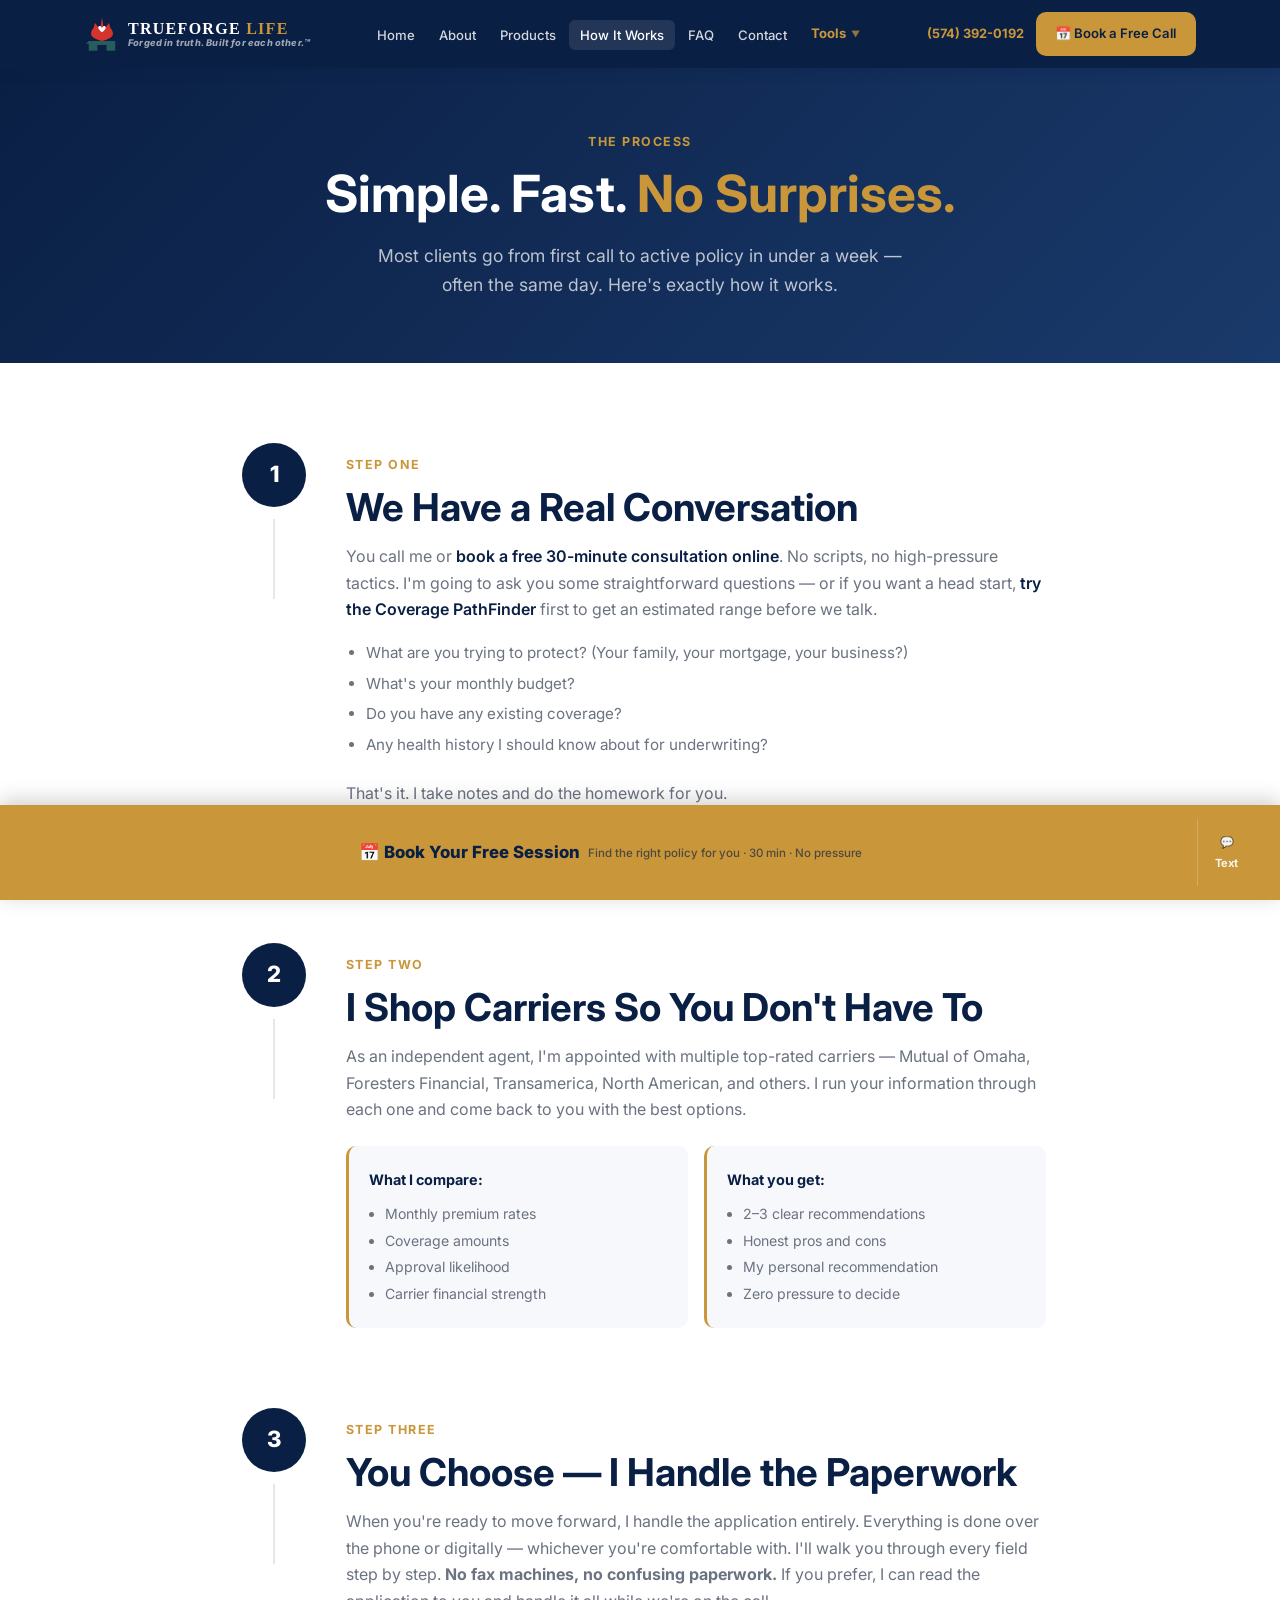
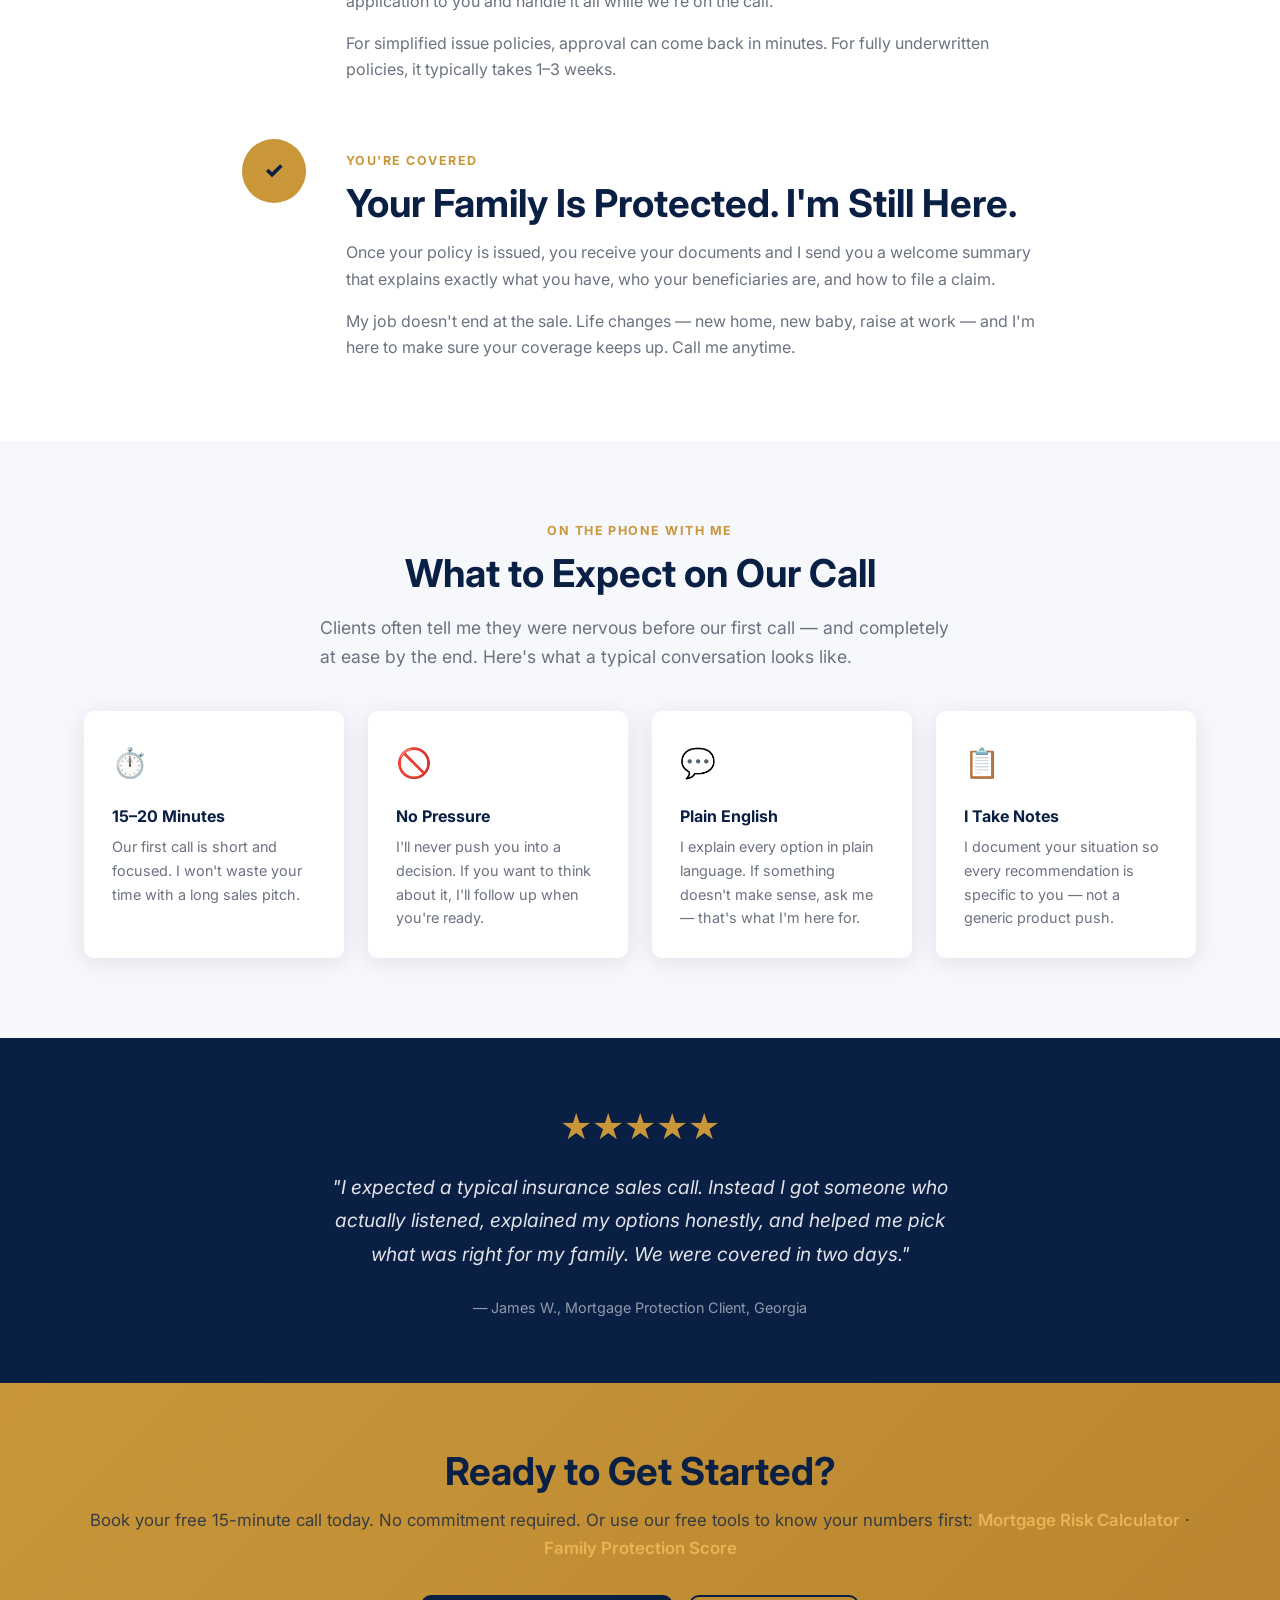
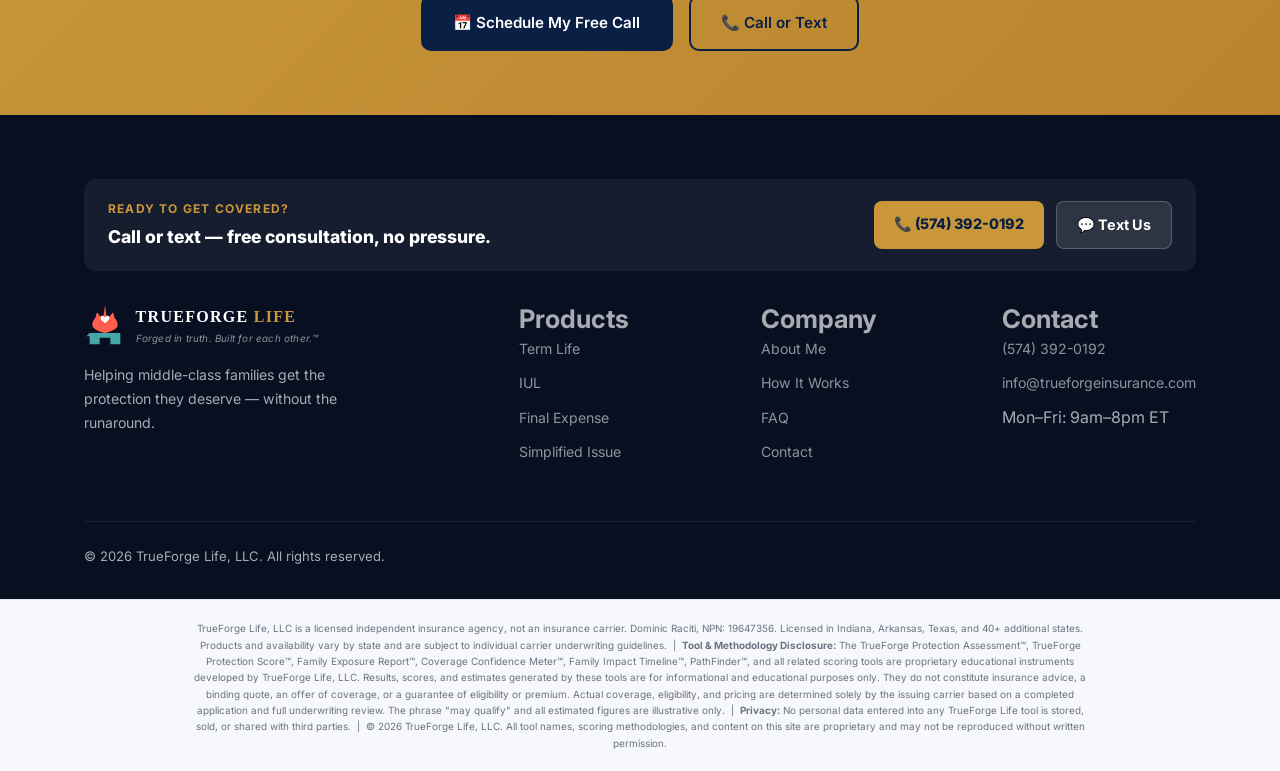
<file: how-it-works.html>
<!DOCTYPE html>
<html lang="en">
<head>
<!-- Google tag (gtag.js) -->
<script async src="https://www.googletagmanager.com/gtag/js?id=AW-18230549825"></script>
<script>
  window.dataLayer = window.dataLayer || [];
  function gtag(){dataLayer.push(arguments);}
  gtag('js', new Date());
  gtag('config', 'AW-18230549825');
</script>
  <meta charset="UTF-8" />
  <link rel="icon" type="image/svg+xml" href="images/logo-icon.svg" />
  <meta name="viewport" content="width=device-width, initial-scale=1.0" />
  <title>How Life Insurance Works — Simple, Fast Coverage | TrueForge Life</title>
  <meta name="description" content="See how easy it is to get life insurance through TrueForge. Free consultation, shop carriers, get covered — most clients are protected the same week." />
  <link rel="preconnect" href="https://fonts.googleapis.com" />
  <link rel="preconnect" href="https://fonts.gstatic.com" crossorigin />
  <link rel="preload" as="style" href="https://fonts.googleapis.com/css2?family=Inter:wght@400;500;600;700;800&display=swap" />
  <link rel="stylesheet" href="https://fonts.googleapis.com/css2?family=Inter:wght@400;500;600;700;800&display=swap" media="print" onload="this.media='all'" />
  <noscript><link rel="stylesheet" href="https://fonts.googleapis.com/css2?family=Inter:wght@400;500;600;700;800&display=swap" /></noscript>
  <link rel="stylesheet" href="css/styles.css" />
  <!-- SEO: Canonical -->
    <meta name="geo.region" content="US-IN" />
  <meta name="geo.placename" content="Indiana" />
  <meta name="ICBM" content="41.6764, -86.2520" />
    <meta name="robots" content="index, follow" />
  <link rel="canonical" href="https://trueforgeinsurance.com/how-it-works.html" />
  <!-- SEO: Open Graph -->
  <meta property="og:type" content="website" />
  <meta property="og:title" content="How Life Insurance Works — Simple, Fast Coverage | TrueForge Life" />
  <meta property="og:description" content="See how easy it is to get covered with TrueForge Life. Free consultation, carrier comparison, same-day approval available." />
  <meta property="og:url" content="https://trueforgeinsurance.com/how-it-works.html" />
  <meta property="og:image" content="https://trueforgeinsurance.com/images/agent-photo.jpg" />
  <meta property="og:site_name" content="TrueForge Life" />
  <!-- SEO: Schema.org LocalBusiness -->
  <script type="application/ld+json">
  {
    "@context": "https://schema.org",
    "@type": "InsuranceAgency",
    "name": "TrueForge Life",
    "url": "https://trueforgeinsurance.com",
    "telephone": "+15743920192",
    "email": "info@trueforgeinsurance.com",
    "description": "Independent life insurance agency specializing in term life, mortgage protection, IUL, and final expense coverage for families across 40+ states.",
    "address": {
      "@type": "PostalAddress",
      "addressRegion": "IN",
      "addressCountry": "US"
    },
    "areaServed": "US",
    "priceRange": "Free Consultation",
    "openingHours": ["Mo-Fr 09:00-20:00", "Sa 09:00-17:00"],
    "founder": {
      "@type": "Person",
      "name": "Dominic Raciti",
      "telephone": "+15743920192"
    }
  }
  </script>
  <meta name="twitter:card" content="summary_large_image" />
  <meta name="twitter:title" content="How Life Insurance Works — Simple, Fast Coverage | TrueForge Life" />
  <meta name="twitter:description" content="See how easy it is to get covered with TrueForge Life. Free consultation, carrier comparison, same-day approval available." />
  <meta name="twitter:image" content="https://trueforgeinsurance.com/images/agent-photo.jpg" />
</head>
<body>

<nav class="nav">
  <div class="container nav-inner">
    <a href="index.html" class="nav-logo-text" style="display:flex;align-items:center;gap:0.5rem;text-decoration:none;">
      <img src="images/logo-icon.svg" alt="TrueForge Life logo" height="38" width="36" style="display:block;flex-shrink:0;" />
      <span style="display:flex;flex-direction:column;line-height:1.1;">
        <span style="font-family:Georgia,serif;font-weight:700;font-size:1rem;letter-spacing:0.08em;color:#fff;">TRUEFORGE <span style="color:var(--gold)">LIFE</span></span>
        <span style="font-size:0.58rem;font-style:italic;color:rgba(255,255,255,0.6);letter-spacing:0.02em;">Forged in truth. Built for each other.&#8482;</span>
      </span>
    </a>
    <button class="hamburger" aria-label="Menu">
      <span></span><span></span><span></span>
    </button>
    <ul class="nav-links">
      <li><a href="index.html">Home</a></li>
      <li><a href="about.html">About</a></li>
      <li><a href="products.html">Products</a></li>
      <li><a href="how-it-works.html">How It Works</a></li>
      <li><a href="faq.html">FAQ</a></li>
      <li><a href="contact.html">Contact</a></li>
      <li>
        <a href="assess.html" class="nav-dropdown-toggle" style="color:var(--gold);font-weight:700;">
          Tools <span class="caret">▼</span>
        </a>
        <div class="nav-dropdown">
          <a href="assess.html">
            <span class="dd-icon" style="background:#fff8ee;">🎯</span>
            <span class="dd-text">
              <span class="dd-title">Assess My Risk</span>
              <span class="dd-sub">Get your Protection Score™</span>
            </span>
          </a>
          <a href="enroll.html">
            <span class="dd-icon" style="background:#f0f4ff;">✦</span>
            <span class="dd-text">
              <span class="dd-title">Coverage Assistant</span>
              <span class="dd-sub">Find the right product</span>
            </span>
          </a>
          <a href="family-impact.html">
            <span class="dd-icon" style="background:#f0fff4;">📅</span>
            <span class="dd-text">
              <span class="dd-title">Family Impact Timeline</span>
              <span class="dd-sub">See what's at stake</span>
            </span>
          </a>
          <div class="nav-dropdown-divider"></div>
          <a href="pathfinder.html">
            <span class="dd-icon" style="background:#fff8ee;">✦</span>
            <span class="dd-text">
              <span class="dd-title">PathFinder</span>
              <span class="dd-sub">Coverage quiz & guidance</span>
            </span>
          </a>
          <a href="mortgage-calculator.html">
            <span class="dd-icon" style="background:#f5f0ff;">🏠</span>
            <span class="dd-text">
              <span class="dd-title">Mortgage Calculator</span>
              <span class="dd-sub">Estimate your coverage need</span>
            </span>
          </a>
          <a href="protection-score.html">
            <span class="dd-icon" style="background:#fff0f0;">🏆</span>
            <span class="dd-text">
              <span class="dd-title">Protection Score</span>
              <span class="dd-sub">Learn about your score</span>
            </span>
          </a>
        </div>
      </li>
    </ul>
    <div class="nav-cta">
      <a href="tel:+15743920192" class="nav-phone" style="font-size:0.8rem;">(574) 392-0192</a>
      <a href="https://calendly.com/dominic-trueforgeinsurance/30min" class="btn btn-primary" target="_blank" rel="noopener" style="font-size:0.82rem;padding:0.55rem 1.1rem;white-space:nowrap;">📅 Book a Free Call</a>
    </div>
  </div>
</nav>

<!-- PAGE HEADER -->
<section style="background:linear-gradient(135deg,var(--navy) 0%,#1a3a6b 100%);padding:4rem 0;color:var(--white);text-align:center;">
  <div class="container">
    <div class="section-label">The Process</div>
    <h1 style="color:var(--white);margin-bottom:1rem;">Simple. Fast. <span style="color:var(--gold)">No Surprises.</span></h1>
    <p style="color:rgba(255,255,255,0.72);font-size:1.1rem;max-width:560px;margin:0 auto;">Most clients go from first call to active policy in under a week — often the same day. Here's exactly how it works.</p>
  </div>
</section>

<!-- STEP BY STEP -->
<section style="background:var(--white);">
  <div class="container" style="max-width:860px;">

    <!-- Step 1 -->
    <div style="display:grid;grid-template-columns:80px 1fr;gap:2rem;align-items:start;margin-bottom:3.5rem;">
      <div style="text-align:center;">
        <div style="width:64px;height:64px;border-radius:50%;background:var(--navy);color:var(--white);font-size:1.4rem;font-weight:800;display:flex;align-items:center;justify-content:center;margin:0 auto;">1</div>
        <div style="width:2px;background:var(--gray-light);height:80px;margin:0.75rem auto 0;"></div>
      </div>
      <div style="padding-top:0.75rem;">
        <div class="section-label">Step One</div>
        <h2 style="color:var(--navy);margin-bottom:0.75rem;">We Have a Real Conversation</h2>
        <p style="color:var(--gray);">You call me or <a href="https://calendly.com/dominic-trueforgeinsurance/30min" target="_blank" rel="noopener" style="color:var(--navy);font-weight:600;">book a free 30-minute consultation online</a>. No scripts, no high-pressure tactics. I'm going to ask you some straightforward questions — or if you want a head start, <a href="pathfinder.html" style="color:var(--navy);font-weight:600;">try the Coverage PathFinder</a> first to get an estimated range before we talk.</p>
        <ul style="color:var(--gray);font-size:0.95rem;line-height:2;margin:1rem 0 1.25rem 1.25rem;list-style:disc;">
          <li>What are you trying to protect? (Your family, your mortgage, your business?)</li>
          <li>What's your monthly budget?</li>
          <li>Do you have any existing coverage?</li>
          <li>Any health history I should know about for underwriting?</li>
        </ul>
        <p style="color:var(--gray);">That's it. I take notes and do the homework for you.</p>
        <a href="tel:+15743920192" class="btn btn-primary" style="margin-top:0.5rem;">📞 Call or Text — (574) 392-0192</a>
      </div>
    </div>

    <!-- Step 2 -->
    <div style="display:grid;grid-template-columns:80px 1fr;gap:2rem;align-items:start;margin-bottom:3.5rem;">
      <div style="text-align:center;">
        <div style="width:64px;height:64px;border-radius:50%;background:var(--navy);color:var(--white);font-size:1.4rem;font-weight:800;display:flex;align-items:center;justify-content:center;margin:0 auto;">2</div>
        <div style="width:2px;background:var(--gray-light);height:80px;margin:0.75rem auto 0;"></div>
      </div>
      <div style="padding-top:0.75rem;">
        <div class="section-label">Step Two</div>
        <h2 style="color:var(--navy);margin-bottom:0.75rem;">I Shop Carriers So You Don't Have To</h2>
        <p style="color:var(--gray);">As an independent agent, I'm appointed with multiple top-rated carriers — Mutual of Omaha, Foresters Financial, Transamerica, North American, and others. I run your information through each one and come back to you with the best options.</p>
        <div style="display:grid;grid-template-columns:1fr 1fr;gap:1rem;margin:1.5rem 0;">
          <div style="background:var(--off-white);border-radius:10px;padding:1.25rem;border-left:3px solid var(--gold);">
            <strong style="color:var(--navy);font-size:0.9rem;">What I compare:</strong>
            <ul style="color:var(--gray);font-size:0.88rem;line-height:1.9;margin-top:0.5rem;list-style:disc;padding-left:1rem;">
              <li>Monthly premium rates</li>
              <li>Coverage amounts</li>
              <li>Approval likelihood</li>
              <li>Carrier financial strength</li>
            </ul>
          </div>
          <div style="background:var(--off-white);border-radius:10px;padding:1.25rem;border-left:3px solid var(--gold);">
            <strong style="color:var(--navy);font-size:0.9rem;">What you get:</strong>
            <ul style="color:var(--gray);font-size:0.88rem;line-height:1.9;margin-top:0.5rem;list-style:disc;padding-left:1rem;">
              <li>2–3 clear recommendations</li>
              <li>Honest pros and cons</li>
              <li>My personal recommendation</li>
              <li>Zero pressure to decide</li>
            </ul>
          </div>
        </div>
      </div>
    </div>

    <!-- Step 3 -->
    <div style="display:grid;grid-template-columns:80px 1fr;gap:2rem;align-items:start;margin-bottom:3.5rem;">
      <div style="text-align:center;">
        <div style="width:64px;height:64px;border-radius:50%;background:var(--navy);color:var(--white);font-size:1.4rem;font-weight:800;display:flex;align-items:center;justify-content:center;margin:0 auto;">3</div>
        <div style="width:2px;background:var(--gray-light);height:80px;margin:0.75rem auto 0;"></div>
      </div>
      <div style="padding-top:0.75rem;">
        <div class="section-label">Step Three</div>
        <h2 style="color:var(--navy);margin-bottom:0.75rem;">You Choose — I Handle the Paperwork</h2>
        <p style="color:var(--gray);">When you're ready to move forward, I handle the application entirely. Everything is done over the phone or digitally — whichever you're comfortable with. I'll walk you through every field step by step. <strong>No fax machines, no confusing paperwork.</strong> If you prefer, I can read the application to you and handle it all while we're on the call.</p>
        <p style="color:var(--gray);">For simplified issue policies, approval can come back in minutes. For fully underwritten policies, it typically takes 1–3 weeks.</p>
      </div>
    </div>

    <!-- Step 4 -->
    <div style="display:grid;grid-template-columns:80px 1fr;gap:2rem;align-items:start;">
      <div style="text-align:center;">
        <div style="width:64px;height:64px;border-radius:50%;background:var(--gold);color:var(--navy);font-size:1.4rem;font-weight:800;display:flex;align-items:center;justify-content:center;margin:0 auto;">✓</div>
      </div>
      <div style="padding-top:0.75rem;">
        <div class="section-label">You're Covered</div>
        <h2 style="color:var(--navy);margin-bottom:0.75rem;">Your Family Is Protected. I'm Still Here.</h2>
        <p style="color:var(--gray);">Once your policy is issued, you receive your documents and I send you a welcome summary that explains exactly what you have, who your beneficiaries are, and how to file a claim.</p>
        <p style="color:var(--gray);">My job doesn't end at the sale. Life changes — new home, new baby, raise at work — and I'm here to make sure your coverage keeps up. Call me anytime.</p>
      </div>
    </div>

  </div>
</section>

<!-- WHAT TO EXPECT ON THE CALL -->
<section style="background:var(--off-white);">
  <div class="container">
    <div class="section-label text-center">On the Phone With Me</div>
    <h2 class="section-title text-center">What to Expect on Our Call</h2>
    <p class="section-subtitle">Clients often tell me they were nervous before our first call — and completely at ease by the end. Here's what a typical conversation looks like.</p>
    <div style="display:grid;grid-template-columns:repeat(auto-fit,minmax(240px,1fr));gap:1.5rem;margin-top:2rem;">
      <div style="background:var(--white);border-radius:var(--radius);padding:1.75rem;box-shadow:var(--shadow);">
        <div style="font-size:1.8rem;margin-bottom:1rem;">⏱️</div>
        <div style="font-weight:700;font-size:1rem;color:var(--navy);margin-bottom:0.35rem;">15–20 Minutes</div>
        <p style="color:var(--gray);font-size:0.9rem;margin:0;">Our first call is short and focused. I won't waste your time with a long sales pitch.</p>
      </div>
      <div style="background:var(--white);border-radius:var(--radius);padding:1.75rem;box-shadow:var(--shadow);">
        <div style="font-size:1.8rem;margin-bottom:1rem;">🚫</div>
        <div style="font-weight:700;font-size:1rem;color:var(--navy);margin-bottom:0.35rem;">No Pressure</div>
        <p style="color:var(--gray);font-size:0.9rem;margin:0;">I'll never push you into a decision. If you want to think about it, I'll follow up when you're ready.</p>
      </div>
      <div style="background:var(--white);border-radius:var(--radius);padding:1.75rem;box-shadow:var(--shadow);">
        <div style="font-size:1.8rem;margin-bottom:1rem;">💬</div>
        <div style="font-weight:700;font-size:1rem;color:var(--navy);margin-bottom:0.35rem;">Plain English</div>
        <p style="color:var(--gray);font-size:0.9rem;margin:0;">I explain every option in plain language. If something doesn't make sense, ask me — that's what I'm here for.</p>
      </div>
      <div style="background:var(--white);border-radius:var(--radius);padding:1.75rem;box-shadow:var(--shadow);">
        <div style="font-size:1.8rem;margin-bottom:1rem;">📋</div>
        <div style="font-weight:700;font-size:1rem;color:var(--navy);margin-bottom:0.35rem;">I Take Notes</div>
        <p style="color:var(--gray);font-size:0.9rem;margin:0;">I document your situation so every recommendation is specific to you — not a generic product push.</p>
      </div>
    </div>
  </div>
</section>

<!-- TESTIMONIAL -->
<section style="background:var(--navy);padding:4rem 0;text-align:center;">
  <div class="container" style="max-width:700px;">
    <div style="font-size:2rem;color:var(--gold);margin-bottom:1rem;">★★★★★</div>
    <blockquote style="font-size:1.2rem;color:rgba(255,255,255,0.88);font-style:italic;line-height:1.75;margin-bottom:1.5rem;">"I expected a typical insurance sales call. Instead I got someone who actually listened, explained my options honestly, and helped me pick what was right for my family. We were covered in two days."</blockquote>
    <div style="color:rgba(255,255,255,0.55);font-size:0.9rem;">— James W., Mortgage Protection Client, Georgia</div>
  </div>
</section>

<!-- CTA -->
<section class="cta-band">
  <div class="container">
    <h2>Ready to Get Started?</h2>
    <p>Book your free 15-minute call today. No commitment required. Or use our free tools to know your numbers first: <a href="mortgage-calculator.html" style="color:var(--gold-light);font-weight:600;">Mortgage Risk Calculator</a> · <a href="protection-score.html" style="color:var(--gold-light);font-weight:600;">Family Protection Score</a></p>
    <div class="cta-band-actions">
      <a href="https://calendly.com/dominic-trueforgeinsurance/30min" target="_blank" rel="noopener" class="btn btn-navy">📅 Schedule My Free Call</a>
      <a href="tel:+1-574-392-0192" class="btn btn-outline" style="color:var(--navy);border-color:var(--navy);">📞 Call or Text</a>
    </div>
  </div>
</section>

<footer class="footer">
  <div class="container">
    <div style="background:rgba(255,255,255,0.06);border-radius:12px;padding:1.25rem 1.5rem;margin-bottom:2rem;display:flex;align-items:center;justify-content:space-between;flex-wrap:wrap;gap:1rem;">
      <div>
        <div style="font-size:0.75rem;font-weight:700;letter-spacing:0.1em;text-transform:uppercase;color:var(--gold);margin-bottom:0.2rem;">Ready to get covered?</div>
        <div style="font-size:1.1rem;font-weight:800;color:var(--white);">Call or text — free consultation, no pressure.</div>
      </div>
      <div style="display:flex;gap:0.75rem;flex-wrap:wrap;">
        <a href="tel:+15743920192" style="background:var(--gold);color:var(--navy);font-weight:800;padding:0.7rem 1.25rem;border-radius:8px;font-size:0.9rem;white-space:nowrap;">📞 (574) 392-0192</a>
        <a href="sms:+15743920192?body=Hi%20Dominic%2C%20I%27d%20like%20a%20free%20quote." style="background:rgba(255,255,255,0.1);color:var(--white);font-weight:700;padding:0.7rem 1.25rem;border-radius:8px;font-size:0.9rem;white-space:nowrap;border:1px solid rgba(255,255,255,0.2);">💬 Text Us</a>
      </div>
    </div>
    <div class="footer-grid">
      <div class="footer-brand">
        <div style="display:flex;align-items:center;gap:0.6rem;margin-bottom:0.75rem;">
          <img src="images/logo-icon.svg" alt="TrueForge Life" height="44" width="42" style="display:block;filter:brightness(1.8);" />
          <div>
            <div style="font-family:Georgia,serif;font-weight:700;font-size:1rem;letter-spacing:0.08em;color:var(--white);">TRUEFORGE <span style="color:var(--gold)">LIFE</span></div>
            <div style="font-size:0.62rem;font-style:italic;color:rgba(255,255,255,0.55);letter-spacing:0.02em;">Forged in truth. Built for each other.&#8482;</div>
          </div>
        </div>
        <p>Helping middle-class families get the protection they deserve — without the runaround.</p>
      </div>
      <div class="footer-col"><h3>Products</h3><ul>
        <li><a href="products.html#term">Term Life</a></li>
        <li><a href="products.html#iul">IUL</a></li>
        <li><a href="products.html#final-expense">Final Expense</a></li>
        <li><a href="products.html#simplified">Simplified Issue</a></li>
      </ul></div>
      <div class="footer-col"><h3>Company</h3><ul>
        <li><a href="about.html">About Me</a></li>
        <li><a href="how-it-works.html">How It Works</a></li>
        <li><a href="faq.html">FAQ</a></li>
        <li><a href="contact.html">Contact</a></li>
      </ul></div>
      <div class="footer-col"><h3>Contact</h3><ul>
        <li><a href="tel:+1-574-392-0192">(574) 392-0192</a></li>
        <li><a href="mailto:info@trueforgeinsurance.com">info@trueforgeinsurance.com</a></li>
        <li><span>Mon–Fri: 9am–8pm ET</span></li>
      </ul></div>
    </div>
    <div class="footer-bottom">
      <span>© 2026 TrueForge Life, LLC. All rights reserved.</span>
    </div>
  </div>
</footer>


<!-- STICKY MOBILE CALL BAR -->
<div style="background:#f7f8fc;border-top:1px solid #e5e7eb;padding:1.25rem 1.5rem;">
<p style="font-size:.62rem;color:#6b7280;line-height:1.65;margin:0;max-width:900px;margin-inline:auto;text-align:center;">TrueForge Life, LLC is a licensed independent insurance agency, not an insurance carrier. Dominic Raciti, NPN: 19647356. Licensed in Indiana, Arkansas, Texas, and 40+ additional states. Products and availability vary by state and are subject to individual carrier underwriting guidelines. &nbsp;|&nbsp; <strong>Tool &amp; Methodology Disclosure:</strong> The TrueForge Protection Assessment&#8482;, TrueForge Protection Score&#8482;, Family Exposure Report&#8482;, Coverage Confidence Meter&#8482;, Family Impact Timeline&#8482;, PathFinder&#8482;, and all related scoring tools are proprietary educational instruments developed by TrueForge Life, LLC. Results, scores, and estimates generated by these tools are for informational and educational purposes only. They do not constitute insurance advice, a binding quote, an offer of coverage, or a guarantee of eligibility or premium. Actual coverage, eligibility, and pricing are determined solely by the issuing carrier based on a completed application and full underwriting review. The phrase "may qualify" and all estimated figures are illustrative only. &nbsp;|&nbsp; <strong>Privacy:</strong> No personal data entered into any TrueForge Life tool is stored, sold, or shared with third parties. &nbsp;|&nbsp; &copy; 2026 TrueForge Life, LLC. All tool names, scoring methodologies, and content on this site are proprietary and may not be reproduced without written permission.</p>
</div>
<div class="sticky-call-bar" style="display:flex;gap:0;">
  <a href="https://calendly.com/dominic-trueforgeinsurance/30min" target="_blank" rel="noopener" style="flex:1;border-right:1px solid rgba(255,255,255,0.2);">
    📅 Book Your Free Session
    <span class="sub">Find the right policy for you · 30 min · No pressure</span>
  </a>
  <a href="sms:+15743920192?body=Hi%20Dominic%2C%20I%27d%20like%20a%20free%20quote." style="flex-shrink:0;padding:0.85rem 1.1rem;display:flex;flex-direction:column;align-items:center;justify-content:center;font-size:0.7rem;font-weight:700;color:rgba(255,255,255,0.9);gap:0.2rem;">
    💬<span>Text</span>
  </a>
</div>

<script src="js/main.js"></script>

<script>
// Mobile: tap "Tools" to toggle dropdown
(function(){
  var toggle = document.querySelector('.nav-dropdown-toggle');
  var dropdown = toggle && toggle.parentElement.querySelector('.nav-dropdown');
  if(!toggle || !dropdown) return;
  toggle.addEventListener('click', function(e){
    if(window.innerWidth <= 900){
      e.preventDefault();
      dropdown.classList.toggle('open');
      var caret = toggle.querySelector('.caret');
      if(caret) caret.style.transform = dropdown.classList.contains('open') ? 'rotate(180deg)' : '';
    }
  });
})();
</script>
<!-- GoHighLevel Chat Widget -->
<script src="https://widgets.leadconnectorhq.com/loader.js" data-resources-url="https://widgets.leadconnectorhq.com/chat-widget/loader.js" data-widget-id="6a8c4207413c619641824475"></script>
</body>
</html>
</file>
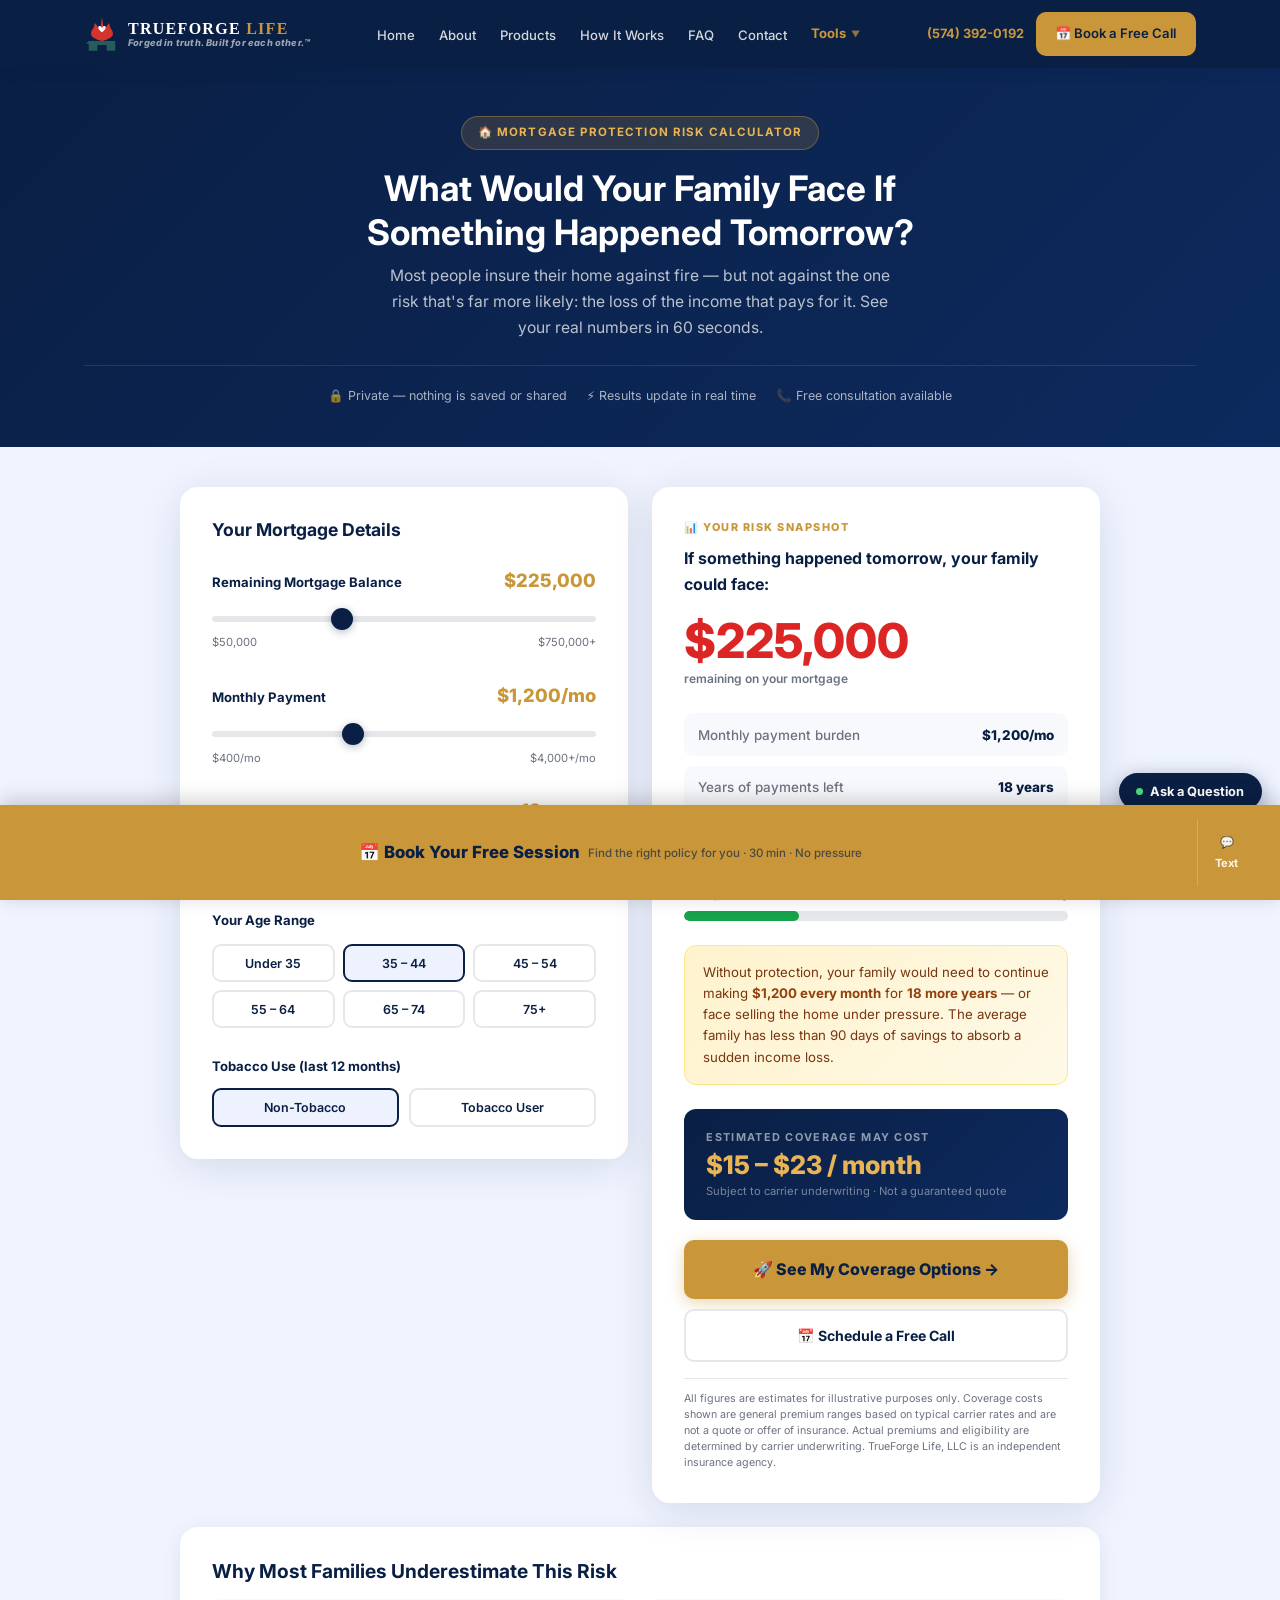
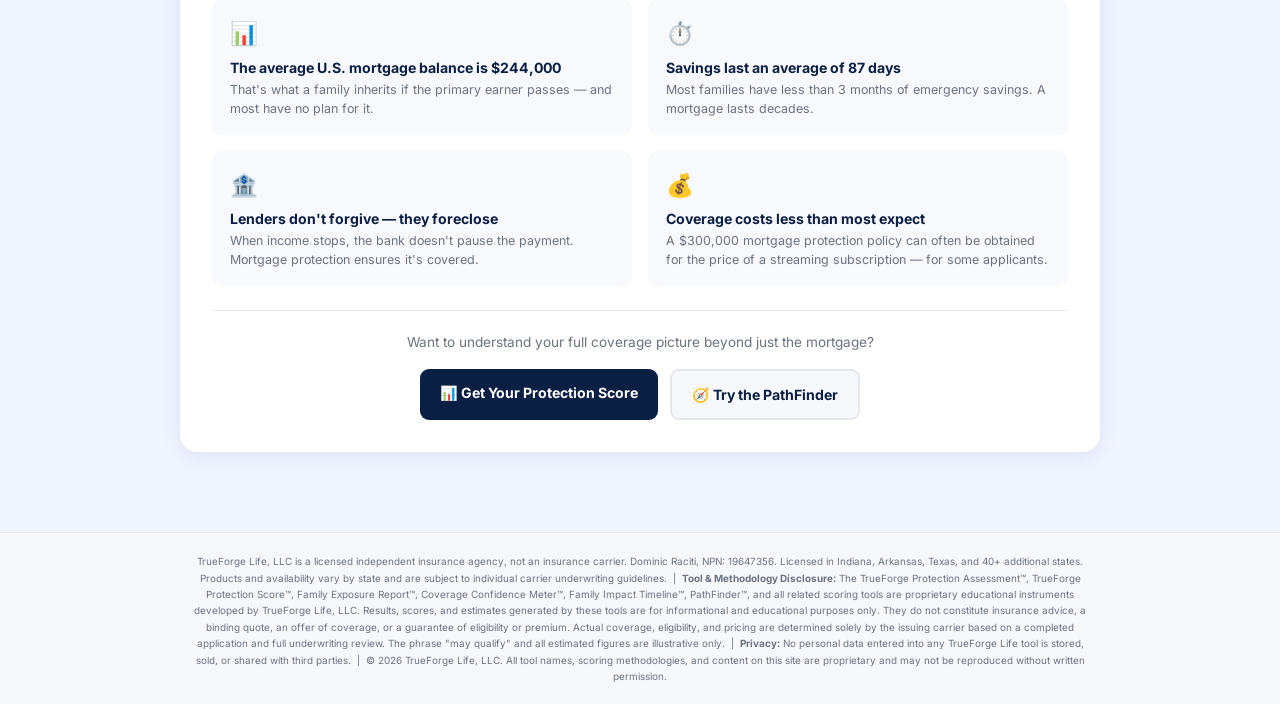
<file: mortgage-calculator.html>
<!DOCTYPE html>
<html lang="en">
<head>
<!-- Google tag (gtag.js) -->
<script async src="https://www.googletagmanager.com/gtag/js?id=AW-18230549825"></script>
<script>
  window.dataLayer = window.dataLayer || [];
  function gtag(){dataLayer.push(arguments);}
  gtag('js', new Date());
  gtag('config', 'AW-18230549825');
</script>
  <meta charset="UTF-8" />
  <link rel="icon" type="image/svg+xml" href="images/logo-icon.svg" />
  <meta name="viewport" content="width=device-width, initial-scale=1.0" />
  <title>Mortgage Protection Calculator — TrueForge Life</title>
  <meta name="description" content="See exactly what your family would face financially if something happened to you. Calculate your mortgage risk and explore what protection may cost." />
  <meta name="robots" content="index, follow" />
  <meta name="geo.region" content="US-IN" />
  <meta name="geo.placename" content="Indiana" />
  <meta name="ICBM" content="41.6764, -86.2520" />
  <link rel="canonical" href="https://trueforgeinsurance.com/mortgage-calculator.html" />
  <meta property="og:type" content="website" />
  <meta property="og:title" content="Mortgage Protection Risk Calculator — TrueForge Life" />
  <meta property="og:description" content="What would your family face if something happened tomorrow? Calculate your mortgage risk and see what protection may cost." />
  <meta property="og:url" content="https://trueforgeinsurance.com/mortgage-calculator.html" />
  <meta property="og:image" content="https://trueforgeinsurance.com/images/agent-photo.jpg" />
  <meta property="og:site_name" content="TrueForge Life" />
  <meta name="twitter:card" content="summary_large_image" />
  <meta name="twitter:title" content="Mortgage Protection Risk Calculator — TrueForge Life" />
  <meta name="twitter:description" content="See exactly what your family would face. Calculate your mortgage risk in 60 seconds." />
  <meta name="twitter:image" content="https://trueforgeinsurance.com/images/agent-photo.jpg" />
  <link rel="preconnect" href="https://fonts.googleapis.com" />
  <link rel="preconnect" href="https://fonts.gstatic.com" crossorigin />
  <link rel="preload" as="style" href="https://fonts.googleapis.com/css2?family=Inter:wght@400;500;600;700;800&display=swap" />
  <link rel="stylesheet" href="https://fonts.googleapis.com/css2?family=Inter:wght@400;500;600;700;800&display=swap" media="print" onload="this.media='all'" />
  <noscript><link rel="stylesheet" href="https://fonts.googleapis.com/css2?family=Inter:wght@400;500;600;700;800&display=swap" /></noscript>
  <link rel="stylesheet" href="css/styles.css" />
  <script type="application/ld+json">
  {
    "@context": "https://schema.org",
    "@type": "WebPage",
    "name": "Mortgage Protection Risk Calculator — TrueForge Life",
    "description": "Calculate your family's financial exposure if you passed away tomorrow, and explore what mortgage protection coverage may cost.",
    "url": "https://trueforgeinsurance.com/mortgage-calculator.html",
    "isPartOf": {
      "@type": "InsuranceAgency",
      "name": "TrueForge Life",
      "url": "https://trueforgeinsurance.com",
      "address": { "@type": "PostalAddress", "addressRegion": "IN", "addressCountry": "US" }
    }
  }
  </script>
  <style>
  /* ═══ PAGE SHELL ═══ */
  body { background: #f0f4ff; }

  .mc-hero {
    background: linear-gradient(135deg, #0a1f44 0%, #0d2a5e 100%);
    padding: 3rem 0 2.5rem;
    text-align: center;
  }
  .mc-hero-eyebrow {
    display: inline-flex; align-items: center; gap: .4rem;
    background: rgba(201,151,58,.18); border: 1px solid rgba(201,151,58,.4);
    color: var(--gold-light); font-size: .72rem; font-weight: 700;
    letter-spacing: .1em; text-transform: uppercase;
    padding: .4rem 1rem; border-radius: 99px; margin-bottom: 1rem;
  }
  .mc-hero h1 { color: #fff; font-size: clamp(1.5rem,3.5vw,2.2rem); margin-bottom: .6rem; max-width: 600px; margin-inline: auto; }
  .mc-hero p  { color: rgba(255,255,255,.72); font-size: .98rem; max-width: 520px; margin: 0 auto 1.5rem; line-height: 1.65; }
  .mc-trust-row { display: flex; justify-content: center; flex-wrap: wrap; gap: 1.25rem; padding-top: 1.25rem; border-top: 1px solid rgba(255,255,255,.1); }
  .mc-trust-row span { color: rgba(255,255,255,.65); font-size: .78rem; display: flex; align-items: center; gap: .3rem; }

  /* ═══ MAIN LAYOUT ═══ */
  .mc-wrap { max-width: 960px; margin: 0 auto; padding: 2.5rem 1.25rem 5rem; }
  .mc-grid { display: grid; grid-template-columns: 1fr 1fr; gap: 1.5rem; align-items: start; }
  @media (max-width: 740px) { .mc-grid { grid-template-columns: 1fr; } }

  /* ═══ INPUT CARD ═══ */
  .mc-inputs {
    background: #fff; border-radius: 18px; padding: 2rem;
    box-shadow: 0 8px 40px rgba(10,31,68,.12);
  }
  .mc-inputs h2 { font-size: 1.1rem; color: var(--navy); margin-bottom: 1.5rem; }
  .mc-slider-group { margin-bottom: 1.75rem; }
  .mc-slider-label {
    display: flex; justify-content: space-between; align-items: baseline;
    font-size: .82rem; font-weight: 700; color: var(--navy); margin-bottom: .5rem;
  }
  .mc-slider-val {
    font-size: 1.15rem; font-weight: 800; color: var(--gold);
  }
  input[type="range"] {
    width: 100%; height: 6px; -webkit-appearance: none; appearance: none;
    background: var(--gray-light); border-radius: 99px; outline: none; cursor: pointer;
  }
  input[type="range"]::-webkit-slider-thumb {
    -webkit-appearance: none; width: 22px; height: 22px;
    border-radius: 50%; background: var(--navy);
    box-shadow: 0 2px 8px rgba(10,31,68,.3); cursor: pointer;
  }
  input[type="range"]::-moz-range-thumb {
    width: 22px; height: 22px; border-radius: 50%;
    background: var(--navy); border: none; cursor: pointer;
  }
  .mc-slider-ends { display: flex; justify-content: space-between; font-size: .7rem; color: var(--gray); margin-top: .25rem; }

  .mc-age-grid { display: grid; grid-template-columns: repeat(3, 1fr); gap: .5rem; margin-top: .75rem; }
  .mc-age-btn {
    border: 2px solid var(--gray-light); border-radius: 9px; padding: .6rem .4rem;
    font-size: .78rem; font-weight: 600; color: var(--navy); cursor: pointer;
    background: #fff; font-family: var(--font); transition: all .15s; text-align: center;
  }
  .mc-age-btn:hover { border-color: var(--navy); background: #f0f4ff; }
  .mc-age-btn.sel   { border-color: var(--navy); background: #eef2ff; }

  /* ═══ OUTPUT CARD ═══ */
  .mc-output {
    background: #fff; border-radius: 18px; padding: 2rem;
    box-shadow: 0 8px 40px rgba(10,31,68,.12); position: sticky; top: 90px;
  }
  .mc-output-eyebrow { font-size: .68rem; font-weight: 800; letter-spacing: .14em; text-transform: uppercase; color: var(--gold); margin-bottom: .5rem; }

  /* Danger meter */
  .mc-danger-title { font-size: 1rem; font-weight: 700; color: var(--navy); margin-bottom: 1.25rem; }
  .mc-big-num { font-size: 3rem; font-weight: 800; color: #dc2626; line-height: 1; margin-bottom: .25rem; }
  .mc-big-label { font-size: .75rem; font-weight: 600; color: var(--gray); margin-bottom: 1.5rem; }

  .mc-stats { display: flex; flex-direction: column; gap: .6rem; margin-bottom: 1.5rem; }
  .mc-stat {
    display: flex; justify-content: space-between; align-items: center;
    padding: .65rem .85rem; background: #f8f9fc; border-radius: 9px;
    font-size: .84rem;
  }
  .mc-stat-label { color: var(--gray); font-weight: 500; }
  .mc-stat-val   { font-weight: 800; color: var(--navy); }

  /* Risk bar */
  .mc-risk-wrap { margin-bottom: 1.5rem; }
  .mc-risk-label-row { display: flex; justify-content: space-between; font-size: .72rem; color: var(--gray); margin-bottom: .4rem; }
  .mc-risk-track { height: 10px; background: #e5e7eb; border-radius: 99px; overflow: hidden; }
  .mc-risk-fill  { height: 100%; border-radius: 99px; transition: width .6s ease, background .6s; }

  /* Narrative */
  .mc-narrative {
    background: linear-gradient(135deg, #fff3cd, #fef9e7);
    border: 1px solid #fde68a; border-radius: 12px; padding: 1rem 1.1rem;
    font-size: .83rem; line-height: 1.6; color: #78350f; margin-bottom: 1.5rem;
  }
  .mc-narrative strong { color: #92400e; }

  /* Coverage estimate */
  .mc-coverage-box {
    background: linear-gradient(135deg, var(--navy) 0%, #0d2a5e 100%);
    border-radius: 12px; padding: 1.25rem 1.4rem; margin-bottom: 1.25rem;
  }
  .mc-coverage-box .label { font-size: .68rem; font-weight: 700; text-transform: uppercase; letter-spacing: .12em; color: rgba(255,255,255,.55); margin-bottom: .3rem; }
  .mc-coverage-box .range { font-size: 1.6rem; font-weight: 800; color: var(--gold-light); line-height: 1; }
  .mc-coverage-box .note  { font-size: .7rem; color: rgba(255,255,255,.45); margin-top: .3rem; }

  /* CTAs */
  .mc-cta-primary {
    display: flex; align-items: center; justify-content: center; gap: .5rem;
    background: var(--gold); color: var(--navy); font-weight: 800; font-size: 1rem;
    padding: 1rem 1.5rem; border-radius: 10px; text-decoration: none;
    box-shadow: 0 4px 16px rgba(201,151,58,.4); transition: all .2s;
    width: 100%; margin-bottom: .65rem; text-align: center;
  }
  .mc-cta-primary:hover { background: var(--gold-light); transform: translateY(-2px); }
  .mc-cta-secondary {
    display: flex; align-items: center; justify-content: center; gap: .5rem;
    background: #fff; color: var(--navy); font-weight: 700; font-size: .88rem;
    padding: .8rem 1.25rem; border-radius: 10px; text-decoration: none;
    border: 2px solid var(--gray-light); transition: all .18s; width: 100%; text-align: center;
  }
  .mc-cta-secondary:hover { border-color: var(--navy); background: #f0f4ff; }

  .mc-disc { font-size: .67rem; color: var(--gray); line-height: 1.5; margin-top: 1rem; padding-top: .75rem; border-top: 1px solid var(--gray-light); }

  /* ═══ BELOW-FOLD SECTION ═══ */
  .mc-why { background: #fff; border-radius: 18px; padding: 2rem; box-shadow: 0 4px 20px rgba(10,31,68,.08); margin-top: 1.5rem; }
  .mc-why h2 { font-size: 1.2rem; color: var(--navy); margin-bottom: 1rem; }
  .mc-why-grid { display: grid; grid-template-columns: 1fr 1fr; gap: 1rem; }
  @media (max-width: 500px) { .mc-why-grid { grid-template-columns: 1fr; } }
  .mc-why-card { background: #f8f9fc; border-radius: 10px; padding: 1rem 1.1rem; }
  .mc-why-card .icon { font-size: 1.4rem; margin-bottom: .4rem; }
  .mc-why-card h3 { font-size: .88rem; color: var(--navy); margin-bottom: .3rem; }
  .mc-why-card p  { font-size: .78rem; color: var(--gray); line-height: 1.5; }

  /* ═══ AI WIDGET ═══ */
  .mc-ai-btn {
    position: fixed; bottom: 90px; right: 18px; z-index: 300;
    background: var(--navy); color: #fff; border: none; border-radius: 50px;
    padding: .7rem 1.1rem; font-size: .8rem; font-weight: 700; font-family: var(--font);
    cursor: pointer; display: flex; align-items: center; gap: .45rem;
    box-shadow: 0 4px 20px rgba(10,31,68,.35); transition: all .2s;
  }
  .mc-ai-btn:hover { transform: translateY(-2px); }
  .mc-ai-dot { width: 7px; height: 7px; border-radius: 50%; background: #4ade80; animation: aip 2s infinite; }
  @keyframes aip { 0%,100%{opacity:1}50%{opacity:.3} }
  .mc-ai-panel {
    position: fixed; bottom: 148px; right: 18px;
    width: min(340px,calc(100vw - 36px));
    background: #fff; border-radius: 16px;
    box-shadow: 0 8px 40px rgba(10,31,68,.2);
    z-index: 301; display: none; flex-direction: column; overflow: hidden;
    border: 1px solid var(--gray-light); max-height: 65vh;
  }
  .mc-ai-panel.open { display: flex; }
  .mc-ai-hd { background: var(--navy); padding: .9rem 1.1rem; display: flex; align-items: center; justify-content: space-between; }
  .mc-ai-hd-left { display: flex; align-items: center; gap: .55rem; }
  .mc-ai-av { width: 30px; height: 30px; border-radius: 50%; background: var(--gold); display: flex; align-items: center; justify-content: center; font-size: .9rem; }
  .mc-ai-title { color: #fff; font-size: .85rem; font-weight: 700; }
  .mc-ai-sub   { color: rgba(255,255,255,.55); font-size: .68rem; }
  .mc-ai-close { background: none; border: none; color: rgba(255,255,255,.55); font-size: 1.1rem; cursor: pointer; }
  .mc-ai-msgs  { flex: 1; overflow-y: auto; padding: .85rem; display: flex; flex-direction: column; gap: .75rem; }
  .mc-ai-msg   { max-width: 90%; padding: .65rem .85rem; border-radius: 11px; font-size: .81rem; line-height: 1.5; }
  .mc-ai-msg.bot  { background: #f8f9fc; border: 1px solid var(--gray-light); align-self: flex-start; color: var(--text); }
  .mc-ai-msg.user { background: var(--navy); color: #fff; align-self: flex-end; }
  .mc-ai-qs    { padding: 0 .85rem .6rem; display: flex; flex-direction: column; gap: .35rem; }
  .mc-ai-qbtn  { background: none; border: 1px solid var(--gray-light); border-radius: 7px; padding: .45rem .7rem; font-size: .75rem; color: var(--navy); font-family: var(--font); cursor: pointer; text-align: left; transition: all .14s; }
  .mc-ai-qbtn:hover { background: #f0f4ff; border-color: var(--navy); }
  .mc-ai-inp-row { display: flex; padding: .6rem .85rem; gap: .4rem; border-top: 1px solid var(--gray-light); }
  .mc-ai-inp   { flex: 1; padding: .55rem .8rem; border: 1px solid var(--gray-light); border-radius: 7px; font-size: .8rem; font-family: var(--font); outline: none; }
  .mc-ai-inp:focus { border-color: var(--navy); }
  .mc-ai-send  { background: var(--navy); color: #fff; border: none; border-radius: 7px; padding: .55rem .8rem; cursor: pointer; }
  .mc-ai-guard { font-size: .67rem; color: var(--gray); text-align: center; padding: .35rem .85rem .55rem; border-top: 1px solid var(--gray-light); line-height: 1.4; }
  @media (max-width: 768px) { .mc-ai-btn { bottom: 115px; } .mc-ai-panel { bottom: 173px; } }
  </style>
</head>
<body>

<!-- NAV -->
<nav class="nav">
  <div class="container nav-inner">
    <a href="index.html" class="nav-logo-text" style="display:flex;align-items:center;gap:0.5rem;text-decoration:none;">
      <img src="images/logo-icon.svg" alt="TrueForge Life logo" height="38" width="36" style="display:block;flex-shrink:0;" />
      <span style="display:flex;flex-direction:column;line-height:1.1;">
        <span style="font-family:Georgia,serif;font-weight:700;font-size:1rem;letter-spacing:0.08em;color:#fff;">TRUEFORGE <span style="color:var(--gold)">LIFE</span></span>
        <span style="font-size:0.58rem;font-style:italic;color:rgba(255,255,255,0.6);letter-spacing:0.02em;">Forged in truth. Built for each other.&#8482;</span>
      </span>
    </a>
    <button class="hamburger" aria-label="Menu">
      <span></span><span></span><span></span>
    </button>
    <ul class="nav-links">
      <li><a href="index.html">Home</a></li>
      <li><a href="about.html">About</a></li>
      <li><a href="products.html">Products</a></li>
      <li><a href="how-it-works.html">How It Works</a></li>
      <li><a href="faq.html">FAQ</a></li>
      <li><a href="contact.html">Contact</a></li>
      <li>
        <a href="assess.html" class="nav-dropdown-toggle" style="color:var(--gold);font-weight:700;">
          Tools <span class="caret">▼</span>
        </a>
        <div class="nav-dropdown">
          <a href="assess.html">
            <span class="dd-icon" style="background:#fff8ee;">🎯</span>
            <span class="dd-text">
              <span class="dd-title">Assess My Risk</span>
              <span class="dd-sub">Get your Protection Score™</span>
            </span>
          </a>
          <a href="enroll.html">
            <span class="dd-icon" style="background:#f0f4ff;">✦</span>
            <span class="dd-text">
              <span class="dd-title">Coverage Assistant</span>
              <span class="dd-sub">Find the right product</span>
            </span>
          </a>
          <a href="family-impact.html">
            <span class="dd-icon" style="background:#f0fff4;">📅</span>
            <span class="dd-text">
              <span class="dd-title">Family Impact Timeline</span>
              <span class="dd-sub">See what's at stake</span>
            </span>
          </a>
          <div class="nav-dropdown-divider"></div>
          <a href="pathfinder.html">
            <span class="dd-icon" style="background:#fff8ee;">✦</span>
            <span class="dd-text">
              <span class="dd-title">PathFinder</span>
              <span class="dd-sub">Coverage quiz & guidance</span>
            </span>
          </a>
          <a href="mortgage-calculator.html">
            <span class="dd-icon" style="background:#f5f0ff;">🏠</span>
            <span class="dd-text">
              <span class="dd-title">Mortgage Calculator</span>
              <span class="dd-sub">Estimate your coverage need</span>
            </span>
          </a>
          <a href="protection-score.html">
            <span class="dd-icon" style="background:#fff0f0;">🏆</span>
            <span class="dd-text">
              <span class="dd-title">Protection Score</span>
              <span class="dd-sub">Learn about your score</span>
            </span>
          </a>
        </div>
      </li>
    </ul>
    <div class="nav-cta">
      <a href="tel:+15743920192" class="nav-phone" style="font-size:0.8rem;">(574) 392-0192</a>
      <a href="https://calendly.com/dominic-trueforgeinsurance/30min" class="btn btn-primary" target="_blank" rel="noopener" style="font-size:0.82rem;padding:0.55rem 1.1rem;white-space:nowrap;">📅 Book a Free Call</a>
    </div>
  </div>
</nav>

<!-- HERO -->
<div class="mc-hero">
  <div class="container">
    <div class="mc-hero-eyebrow">🏠 Mortgage Protection Risk Calculator</div>
    <h1>What Would Your Family Face If Something Happened Tomorrow?</h1>
    <p>Most people insure their home against fire — but not against the one risk that's far more likely: the loss of the income that pays for it. See your real numbers in 60 seconds.</p>
    <div class="mc-trust-row">
      <span>🔒 Private — nothing is saved or shared</span>
      <span>⚡ Results update in real time</span>
      <span>📞 Free consultation available</span>
    </div>
  </div>
</div>

<!-- CALCULATOR -->
<div class="mc-wrap">
  <div class="mc-grid">

    <!-- INPUTS -->
    <div class="mc-inputs">
      <h2>Your Mortgage Details</h2>

      <div class="mc-slider-group">
        <div class="mc-slider-label">
          <span>Remaining Mortgage Balance</span>
          <span class="mc-slider-val" id="balLabel">$250,000</span>
        </div>
        <input type="range" id="balSlider" min="0" max="100" value="33" oninput="recalc()" />
        <div class="mc-slider-ends"><span>$50,000</span><span>$750,000+</span></div>
      </div>

      <div class="mc-slider-group">
        <div class="mc-slider-label">
          <span>Monthly Payment</span>
          <span class="mc-slider-val" id="payLabel">$1,400/mo</span>
        </div>
        <input type="range" id="paySlider" min="0" max="100" value="36" oninput="recalc()" />
        <div class="mc-slider-ends"><span>$400/mo</span><span>$4,000+/mo</span></div>
      </div>

      <div class="mc-slider-group">
        <div class="mc-slider-label">
          <span>Years Remaining</span>
          <span class="mc-slider-val" id="yrLabel">18 years</span>
        </div>
        <input type="range" id="yrSlider" min="1" max="30" value="18" oninput="recalc()" />
        <div class="mc-slider-ends"><span>1 year</span><span>30 years</span></div>
      </div>

      <div class="mc-slider-group">
        <div class="mc-slider-label" style="margin-bottom:.65rem;">Your Age Range</div>
        <div class="mc-age-grid" id="ageGrid">
          <button class="mc-age-btn" data-age="28" onclick="setAge(this)">Under 35</button>
          <button class="mc-age-btn sel" data-age="42" onclick="setAge(this)">35 – 44</button>
          <button class="mc-age-btn" data-age="52" onclick="setAge(this)">45 – 54</button>
          <button class="mc-age-btn" data-age="62" onclick="setAge(this)">55 – 64</button>
          <button class="mc-age-btn" data-age="70" onclick="setAge(this)">65 – 74</button>
          <button class="mc-age-btn" data-age="79" onclick="setAge(this)">75+</button>
        </div>
      </div>

      <div class="mc-slider-group" style="margin-bottom:0;">
        <div class="mc-slider-label" style="margin-bottom:.65rem;">Tobacco Use (last 12 months)</div>
        <div style="display:flex;gap:.65rem;">
          <button class="mc-age-btn sel" style="flex:1;" data-tob="0" onclick="setTob(this)">Non-Tobacco</button>
          <button class="mc-age-btn" style="flex:1;" data-tob="1" onclick="setTob(this)">Tobacco User</button>
        </div>
      </div>
    </div>

    <!-- OUTPUT -->
    <div class="mc-output">
      <div class="mc-output-eyebrow">📊 Your Risk Snapshot</div>
      <div class="mc-danger-title">If something happened tomorrow, your family could face:</div>

      <div class="mc-big-num" id="outBal">$250,000</div>
      <div class="mc-big-label">remaining on your mortgage</div>

      <div class="mc-stats">
        <div class="mc-stat">
          <span class="mc-stat-label">Monthly payment burden</span>
          <span class="mc-stat-val" id="outPay">$1,400/mo</span>
        </div>
        <div class="mc-stat">
          <span class="mc-stat-label">Years of payments left</span>
          <span class="mc-stat-val" id="outYrs">18 years</span>
        </div>
        <div class="mc-stat">
          <span class="mc-stat-label">Total remaining payments</span>
          <span class="mc-stat-val" id="outTotal">$302,400</span>
        </div>
      </div>

      <div class="mc-risk-wrap">
        <div class="mc-risk-label-row"><span>Loan paid off</span><span>Loan balance remaining</span></div>
        <div class="mc-risk-track"><div class="mc-risk-fill" id="riskFill" style="width:60%;background:#dc2626;"></div></div>
      </div>

      <div class="mc-narrative" id="outNarrative">
        Without protection, your family would need to continue making <strong>$1,400 every month</strong> for <strong>18 more years</strong> — or find a buyer for the home in a difficult moment. The average family has less than 3 months of savings to absorb an income loss.
      </div>

      <div class="mc-coverage-box">
        <div class="label">Estimated Coverage May Cost</div>
        <div class="range" id="outCoverage">$28 – $62 / month</div>
        <div class="note">Subject to carrier underwriting · Not a guaranteed quote</div>
      </div>

      <a href="pathfinder.html" class="mc-cta-primary">🚀 See My Coverage Options →</a>
      <a href="https://calendly.com/dominic-trueforgeinsurance/30min" target="_blank" rel="noopener" class="mc-cta-secondary">📅 Schedule a Free Call</a>

      <div class="mc-disc">
        All figures are estimates for illustrative purposes only. Coverage costs shown are general premium ranges based on typical carrier rates and are not a quote or offer of insurance. Actual premiums and eligibility are determined by carrier underwriting. TrueForge Life, LLC is an independent insurance agency.
      </div>
    </div>
  </div>

  <!-- WHY IT MATTERS -->
  <div class="mc-why">
    <h2>Why Most Families Underestimate This Risk</h2>
    <div class="mc-why-grid">
      <div class="mc-why-card">
        <div class="icon">📊</div>
        <h3>The average U.S. mortgage balance is $244,000</h3>
        <p>That's what a family inherits if the primary earner passes — and most have no plan for it.</p>
      </div>
      <div class="mc-why-card">
        <div class="icon">⏱️</div>
        <h3>Savings last an average of 87 days</h3>
        <p>Most families have less than 3 months of emergency savings. A mortgage lasts decades.</p>
      </div>
      <div class="mc-why-card">
        <div class="icon">🏦</div>
        <h3>Lenders don't forgive — they foreclose</h3>
        <p>When income stops, the bank doesn't pause the payment. Mortgage protection ensures it's covered.</p>
      </div>
      <div class="mc-why-card">
        <div class="icon">💰</div>
        <h3>Coverage costs less than most expect</h3>
        <p>A $300,000 mortgage protection policy can often be obtained for the price of a streaming subscription — for some applicants.</p>
      </div>
    </div>
    <div style="margin-top:1.5rem;padding-top:1.25rem;border-top:1px solid var(--gray-light);text-align:center;">
      <p style="font-size:.85rem;color:var(--gray);margin-bottom:1rem;">Want to understand your full coverage picture beyond just the mortgage?</p>
      <div style="display:flex;gap:.75rem;justify-content:center;flex-wrap:wrap;">
        <a href="protection-score.html" style="background:var(--navy);color:#fff;font-weight:700;padding:.75rem 1.25rem;border-radius:9px;text-decoration:none;font-size:.88rem;">📊 Get Your Protection Score</a>
        <a href="pathfinder.html" style="background:var(--off-white);color:var(--navy);font-weight:700;padding:.75rem 1.25rem;border-radius:9px;text-decoration:none;font-size:.88rem;border:2px solid var(--gray-light);">🧭 Try the PathFinder</a>
      </div>
    </div>
  </div>
</div>

<!-- STICKY BAR -->
<div style="background:#f7f8fc;border-top:1px solid #e5e7eb;padding:1.25rem 1.5rem;">
<p style="font-size:.62rem;color:#6b7280;line-height:1.65;margin:0;max-width:900px;margin-inline:auto;text-align:center;">TrueForge Life, LLC is a licensed independent insurance agency, not an insurance carrier. Dominic Raciti, NPN: 19647356. Licensed in Indiana, Arkansas, Texas, and 40+ additional states. Products and availability vary by state and are subject to individual carrier underwriting guidelines. &nbsp;|&nbsp; <strong>Tool &amp; Methodology Disclosure:</strong> The TrueForge Protection Assessment&#8482;, TrueForge Protection Score&#8482;, Family Exposure Report&#8482;, Coverage Confidence Meter&#8482;, Family Impact Timeline&#8482;, PathFinder&#8482;, and all related scoring tools are proprietary educational instruments developed by TrueForge Life, LLC. Results, scores, and estimates generated by these tools are for informational and educational purposes only. They do not constitute insurance advice, a binding quote, an offer of coverage, or a guarantee of eligibility or premium. Actual coverage, eligibility, and pricing are determined solely by the issuing carrier based on a completed application and full underwriting review. The phrase "may qualify" and all estimated figures are illustrative only. &nbsp;|&nbsp; <strong>Privacy:</strong> No personal data entered into any TrueForge Life tool is stored, sold, or shared with third parties. &nbsp;|&nbsp; &copy; 2026 TrueForge Life, LLC. All tool names, scoring methodologies, and content on this site are proprietary and may not be reproduced without written permission.</p>
</div>
<div class="sticky-call-bar" style="display:flex;gap:0;">
  <a href="https://calendly.com/dominic-trueforgeinsurance/30min" target="_blank" rel="noopener" style="flex:1;border-right:1px solid rgba(255,255,255,0.2);">
    📅 Book Your Free Session
    <span class="sub">Find the right policy for you · 30 min · No pressure</span>
  </a>
  <a href="sms:+15743920192?body=Hi%20Dominic%2C%20I%27d%20like%20to%20discuss%20mortgage%20protection." style="flex-shrink:0;padding:0.85rem 1.1rem;display:flex;flex-direction:column;align-items:center;justify-content:center;font-size:0.7rem;font-weight:700;color:rgba(255,255,255,0.9);gap:0.2rem;">
    💬<span>Text</span>
  </a>
</div>

<!-- AI HELPER -->
<button class="mc-ai-btn" onclick="toggleAI()">
  <span class="mc-ai-dot"></span>Ask a Question
</button>
<div class="mc-ai-panel" id="aiPanel">
  <div class="mc-ai-hd">
    <div class="mc-ai-hd-left">
      <div class="mc-ai-av">🏠</div>
      <div><div class="mc-ai-title">Mortgage Protection Guide</div><div class="mc-ai-sub">Explains — never advises</div></div>
    </div>
    <button class="mc-ai-close" onclick="toggleAI()">✕</button>
  </div>
  <div class="mc-ai-msgs" id="aiMsgs">
    <div class="mc-ai-msg bot">Hi! I can explain anything about mortgage protection, how these estimates work, or what happens during the application. What would you like to know?</div>
  </div>
  <div class="mc-ai-qs" id="aiQs">
    <button class="mc-ai-qbtn" onclick="askQ(this)">What is mortgage protection insurance?</button>
    <button class="mc-ai-qbtn" onclick="askQ(this)">How accurate are these estimates?</button>
    <button class="mc-ai-qbtn" onclick="askQ(this)">Does the benefit go to the bank or my family?</button>
    <button class="mc-ai-qbtn" onclick="askQ(this)">What if I have health conditions?</button>
    <button class="mc-ai-qbtn" onclick="askQ(this)">How is this different from PMI?</button>
  </div>
  <div class="mc-ai-inp-row">
    <input class="mc-ai-inp" id="aiInp" placeholder="Ask a question…" onkeydown="if(event.key==='Enter')sendAI()" />
    <button class="mc-ai-send" onclick="sendAI()">→</button>
  </div>
  <div class="mc-ai-guard">Education only. For your specific situation — <a href="tel:+15743920192" style="color:var(--navy);font-weight:600;">call Dominic at (574) 392-0192</a>.</div>
</div>

<script src="js/main.js"></script>
<script>
/* ─── SLIDER DATA ─────────────────────────────────────────────────────────── */
const BAL_VALS = [50000,75000,100000,125000,150000,175000,200000,225000,250000,275000,300000,325000,350000,400000,450000,500000,550000,600000,650000,700000,750000];
const PAY_VALS = [400,500,600,700,800,900,1000,1100,1200,1300,1400,1500,1600,1800,2000,2200,2400,2600,2800,3000,3500,4000];

let selAge = 42, selTob = 0;

function sliderIdx(raw, arr) { return Math.min(Math.round((raw/100)*(arr.length-1)), arr.length-1); }

function setAge(btn) {
  document.querySelectorAll('.mc-age-btn[data-age]').forEach(b => b.classList.remove('sel'));
  btn.classList.add('sel');
  selAge = parseInt(btn.dataset.age);
  recalc();
}
function setTob(btn) {
  document.querySelectorAll('.mc-age-btn[data-tob]').forEach(b => b.classList.remove('sel'));
  btn.classList.add('sel');
  selTob = parseInt(btn.dataset.tob);
  recalc();
}

function fmt(n) { return '$' + Math.round(n).toLocaleString(); }

function recalc() {
  const bal = BAL_VALS[sliderIdx(document.getElementById('balSlider').value, BAL_VALS)];
  const pay = PAY_VALS[sliderIdx(document.getElementById('paySlider').value, PAY_VALS)];
  const yrs = parseInt(document.getElementById('yrSlider').value);

  document.getElementById('balLabel').textContent = fmt(bal);
  document.getElementById('payLabel').textContent = fmt(pay) + '/mo';
  document.getElementById('yrLabel').textContent  = yrs + ' year' + (yrs===1?'':'s');

  const total = pay * 12 * yrs;
  const pctRemain = Math.min(100, Math.round((bal / 400000) * 100));

  document.getElementById('outBal').textContent   = fmt(bal);
  document.getElementById('outPay').textContent   = fmt(pay) + '/mo';
  document.getElementById('outYrs').textContent   = yrs + ' year' + (yrs===1?'':'s');
  document.getElementById('outTotal').textContent = fmt(total) + ' total';

  // Risk bar — shows how much of a "standard" loan is exposed
  const riskPct = Math.min(95, Math.max(10, Math.round((bal / 750000) * 100)));
  const fill = document.getElementById('riskFill');
  fill.style.width = riskPct + '%';
  fill.style.background = riskPct > 60 ? '#dc2626' : riskPct > 35 ? '#d97706' : '#16a34a';

  // Narrative
  const payFmt = fmt(pay);
  document.getElementById('outNarrative').innerHTML =
    `Without protection, your family would need to continue making <strong>${payFmt} every month</strong> for <strong>${yrs} more year${yrs===1?'':'s'}</strong> — or face selling the home under pressure. The average family has less than 90 days of savings to absorb a sudden income loss.`;

  // Premium estimate
  const [lo, hi] = estimatePremium(bal, selAge, selTob);
  document.getElementById('outCoverage').textContent = fmt(lo) + ' – ' + fmt(hi) + ' / month';
}

function estimatePremium(coverage, age, tobacco) {
  // Base rate per $1,000 of coverage per year (term life, simplified issue)
  let base;
  if      (age < 35) base = 0.55;
  else if (age < 45) base = 0.95;
  else if (age < 55) base = 1.60;
  else if (age < 65) base = 2.80;
  else if (age < 75) base = 5.00;
  else               base = 8.50;

  const tobAdj = tobacco ? 2.1 : 1.0;
  const annual = base * (coverage / 1000) * tobAdj;
  const monthly = annual / 12;
  const lo = Math.max(14, Math.round(monthly * 0.82));
  const hi = Math.round(monthly * 1.28);
  return [lo, hi];
}

recalc();

/* ─── AI WIDGET ──────────────────────────────────────────────────────────── */
function toggleAI() { document.getElementById('aiPanel').classList.toggle('open'); }

const KB = {
  'mortgage protection': 'Mortgage protection is a life insurance policy that covers your outstanding loan balance if you pass away. The death benefit goes to your named beneficiary — not the bank — so your family decides whether to pay off the mortgage, keep making payments, or sell the home. They\'re in control, not the lender.',
  'accurate': 'These estimates use general actuarial rate bands based on age, tobacco status, and coverage amount. They\'re directionally accurate but are NOT quotes. Actual rates depend on your specific health history, which carrier you qualify for, and the term length. Dominic can give you real numbers in a 10-minute call.',
  'bank': 'Unlike lender-placed insurance (which benefits the bank), a mortgage protection policy pays the death benefit to YOUR named beneficiary — your spouse, children, or estate. They decide what to do with the money. That\'s a critical difference most people don\'t know about.',
  'health': 'Health conditions don\'t automatically disqualify you. Many common conditions (diabetes, high blood pressure, past surgeries) are accepted. For mortgage protection specifically, simplified issue policies are available with just a health questionnaire — no blood draw or physical exam. Serious conditions may require a graded benefit or guaranteed issue policy. Call Dominic to discuss your specific situation.',
  'pmi': 'PMI (Private Mortgage Insurance) protects the LENDER if you default on the loan. Mortgage protection insurance protects YOUR FAMILY if you die. They serve completely different purposes. PMI goes away once you reach 20% equity. Mortgage protection is something you choose to keep your family safe — completely separate.',
  'replacement': '⚠️ If you\'re considering replacing an existing policy, never cancel it until a new one is in force. Dominic can walk you through a proper comparison.',
  'hide': '⚠️ Always disclose all health information honestly on any insurance application. Misrepresentation can void a policy and deny your family the death benefit.',
};

function matchKB(q) {
  const lq = q.toLowerCase();
  if (lq.includes('hide') || lq.includes('lie')) return KB['hide'];
  if (lq.includes('replac'))   return KB['replacement'];
  if (lq.includes('pmi') || lq.includes('private mortgage')) return KB['pmi'];
  if (lq.includes('bank') || lq.includes('lender') || lq.includes('who get')) return KB['bank'];
  if (lq.includes('health') || lq.includes('condition') || lq.includes('sick')) return KB['health'];
  if (lq.includes('accur') || lq.includes('estim') || lq.includes('how close') || lq.includes('right')) return KB['accurate'];
  if (lq.includes('mortgage protection') || lq.includes('what is') || lq.includes('how does')) return KB['mortgage protection'];
  return null;
}

function addMsg(txt, role) {
  const box = document.getElementById('aiMsgs');
  const d = document.createElement('div');
  d.className = 'mc-ai-msg ' + role; d.innerHTML = txt;
  box.appendChild(d); box.scrollTop = box.scrollHeight;
}

function sendAI() {
  const inp = document.getElementById('aiInp');
  const q = inp.value.trim(); if (!q) return;
  addMsg(q, 'user'); inp.value = '';
  document.getElementById('aiQs').style.display = 'none';
  setTimeout(() => {
    const a = matchKB(q);
    addMsg(a || 'Great question — the answer depends on your specific situation. The fastest way to get a real answer is to <a href="tel:+15743920192">call Dominic at (574) 392-0192</a>. It\'s free and takes about 10 minutes.', 'bot');
  }, 350);
}

function askQ(btn) {
  document.getElementById('aiQs').style.display = 'none';
  addMsg(btn.textContent, 'user');
  setTimeout(() => { const a = matchKB(btn.textContent); if(a) addMsg(a, 'bot'); }, 320);
}
</script>

<script>
// Mobile: tap "Tools" to toggle dropdown
(function(){
  var toggle = document.querySelector('.nav-dropdown-toggle');
  var dropdown = toggle && toggle.parentElement.querySelector('.nav-dropdown');
  if(!toggle || !dropdown) return;
  toggle.addEventListener('click', function(e){
    if(window.innerWidth <= 900){
      e.preventDefault();
      dropdown.classList.toggle('open');
      var caret = toggle.querySelector('.caret');
      if(caret) caret.style.transform = dropdown.classList.contains('open') ? 'rotate(180deg)' : '';
    }
  });
})();
</script>
<!-- GoHighLevel Chat Widget -->
<script src="https://widgets.leadconnectorhq.com/loader.js" data-resources-url="https://widgets.leadconnectorhq.com/chat-widget/loader.js" data-widget-id="6a8c4207413c619641824475"></script>
</body>
</html>
</file>
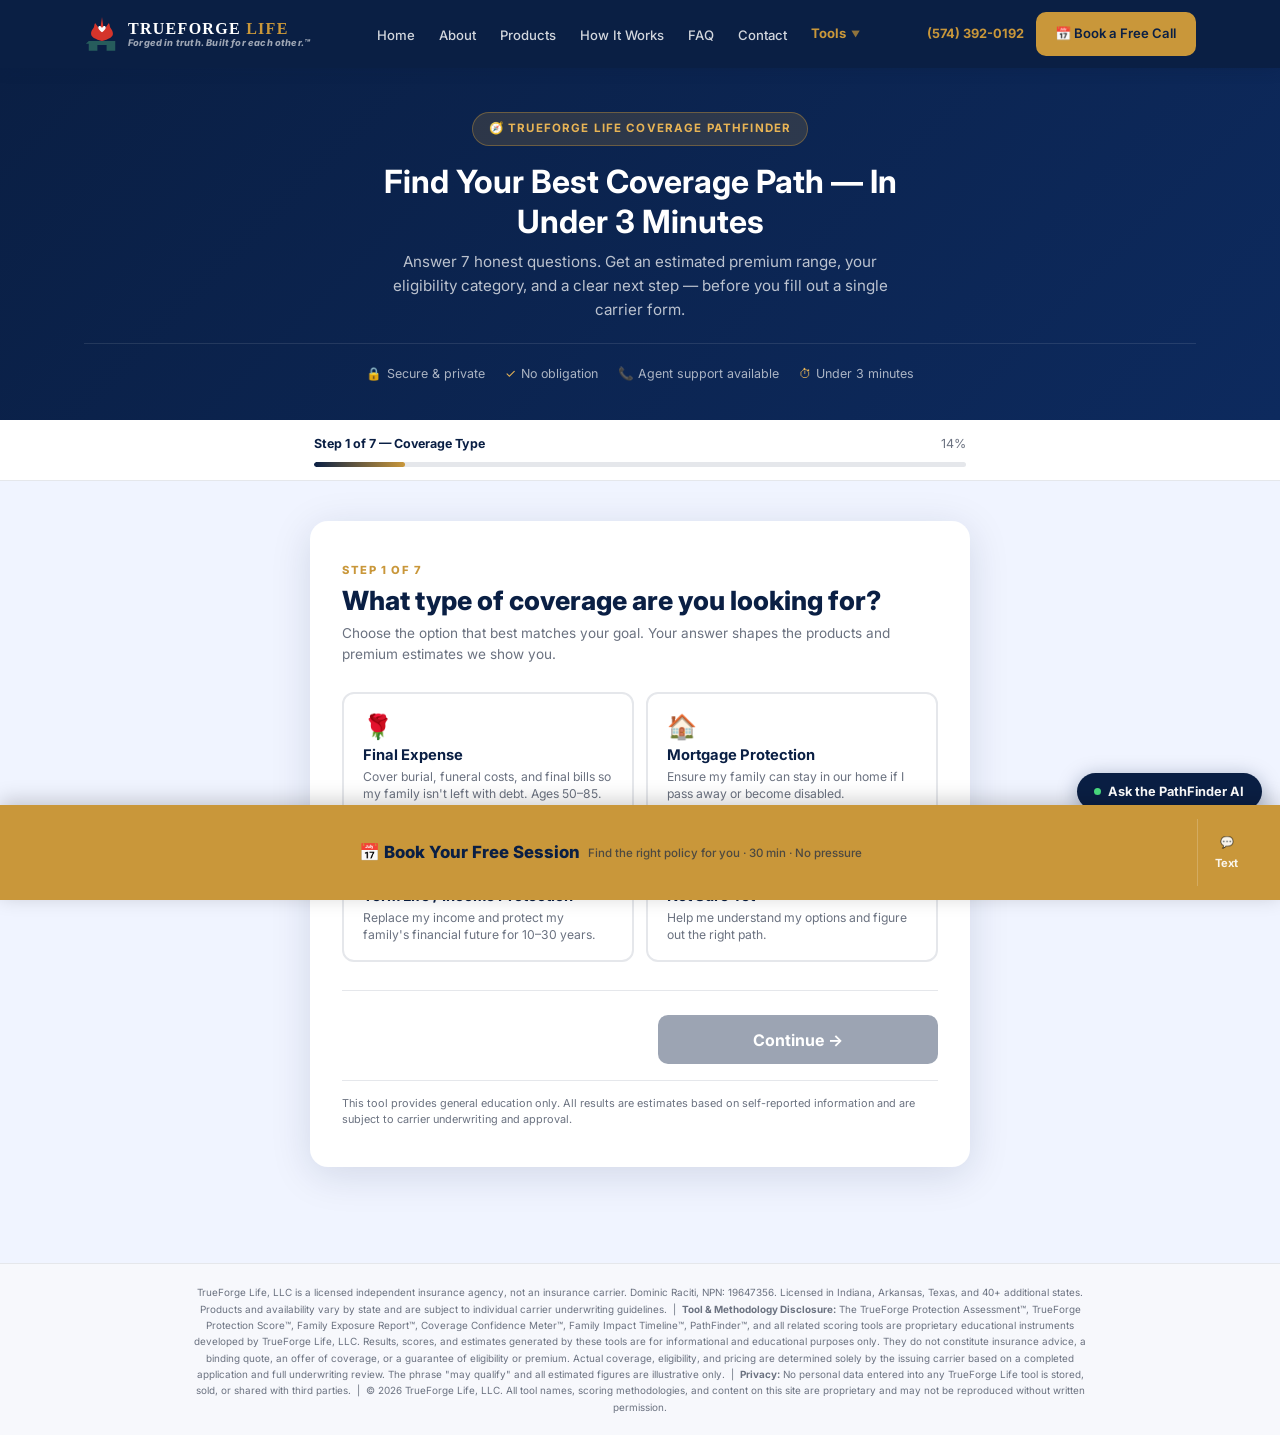
<file: pathfinder.html>
<!DOCTYPE html>
<html lang="en">
<head>
<!-- Google tag (gtag.js) -->
<script async src="https://www.googletagmanager.com/gtag/js?id=AW-18230549825"></script>
<script>
  window.dataLayer = window.dataLayer || [];
  function gtag(){dataLayer.push(arguments);}
  gtag('js', new Date());
  gtag('config', 'AW-18230549825');
</script>
  <meta charset="UTF-8" />
  <link rel="icon" type="image/svg+xml" href="images/logo-icon.svg" />
  <meta name="viewport" content="width=device-width, initial-scale=1.0" />
  <title>Coverage PathFinder — TrueForge Life | Find Your Best Fit</title>
  <meta name="description" content="Answer 7 questions. Get an estimated premium range, eligibility tier, and your best next step — final expense, mortgage protection, or a call with Dominic." />
  <meta name="robots" content="index, follow, noarchive" />
    <meta name="geo.region" content="US-IN" />
  <meta name="geo.placename" content="Indiana" />
  <meta name="ICBM" content="41.6764, -86.2520" />
  <link rel="canonical" href="https://trueforgeinsurance.com/pathfinder.html" />
  <meta property="og:type" content="website" />
  <meta property="og:title" content="Coverage PathFinder — TrueForge Life" />
  <meta property="og:description" content="7 questions. Estimated premiums. Your best path to coverage — final expense, mortgage protection, or term life." />
  <meta property="og:url" content="https://trueforgeinsurance.com/pathfinder.html" />
  <meta property="og:image" content="https://trueforgeinsurance.com/images/agent-photo.jpg" />
  <meta property="og:site_name" content="TrueForge Life" />
  <meta name="twitter:card" content="summary_large_image" />
  <meta name="twitter:title" content="Coverage PathFinder — TrueForge Life" />
  <meta name="twitter:description" content="7 questions. Estimated premiums. Your best path to coverage." />
  <meta name="twitter:image" content="https://trueforgeinsurance.com/images/agent-photo.jpg" />
  <link rel="preconnect" href="https://fonts.googleapis.com" />
  <link rel="preconnect" href="https://fonts.gstatic.com" crossorigin />
  <link rel="preload" as="style" href="https://fonts.googleapis.com/css2?family=Inter:wght@400;500;600;700;800&display=swap" />
  <link rel="stylesheet" href="https://fonts.googleapis.com/css2?family=Inter:wght@400;500;600;700;800&display=swap" media="print" onload="this.media='all'" />
  <noscript><link rel="stylesheet" href="https://fonts.googleapis.com/css2?family=Inter:wght@400;500;600;700;800&display=swap" /></noscript>
  <link rel="stylesheet" href="css/styles.css" />
  <script type="application/ld+json">
  {
    "@context": "https://schema.org",
    "@type": "WebPage",
    "name": "TrueForge Life Coverage PathFinder",
    "description": "A guided life insurance tool that estimates premium ranges and routes prospects to the right Integrity enrollment path.",
    "url": "https://trueforgeinsurance.com/pathfinder.html",
    "isPartOf": {
      "@type": "InsuranceAgency",
      "name": "TrueForge Life",
      "url": "https://trueforgeinsurance.com",
      "address": { "@type": "PostalAddress", "addressRegion": "IN", "addressCountry": "US" },
      "founder": {
        "@type": "Person",
        "name": "Dominic Raciti",
        "telephone": "+15743920192"
      }
    }
  }
  </script>
  <style>
  /* ═══════════════════════════════════════════
     PATHFINDER — PAGE SHELL
  ═══════════════════════════════════════════ */
  body { background: #f0f4ff; }

  .pf-hero {
    background: linear-gradient(135deg, var(--navy) 0%, #0d2a5e 100%);
    padding: 2.75rem 0 2.25rem;
    text-align: center;
  }
  .pf-hero-badge {
    display: inline-flex;
    align-items: center;
    gap: 0.4rem;
    background: rgba(201,151,58,0.18);
    border: 1px solid rgba(201,151,58,0.4);
    color: var(--gold-light);
    font-size: 0.72rem;
    font-weight: 700;
    letter-spacing: 0.1em;
    text-transform: uppercase;
    padding: 0.4rem 1rem;
    border-radius: 99px;
    margin-bottom: 1rem;
  }
  .pf-hero h1 {
    color: var(--white);
    font-size: clamp(1.4rem, 3.5vw, 2rem);
    margin-bottom: 0.5rem;
    max-width: 580px;
    margin-left: auto;
    margin-right: auto;
  }
  .pf-hero p {
    color: rgba(255,255,255,0.72);
    font-size: 0.95rem;
    max-width: 520px;
    margin: 0 auto 1.25rem;
    line-height: 1.6;
  }
  .pf-trust-row {
    display: flex;
    justify-content: center;
    flex-wrap: wrap;
    gap: 1.25rem;
    padding-top: 1.25rem;
    border-top: 1px solid rgba(255,255,255,0.1);
    margin-top: 0.5rem;
  }
  .pf-trust-row span {
    color: rgba(255,255,255,0.65);
    font-size: 0.78rem;
    display: flex;
    align-items: center;
    gap: 0.3rem;
  }
  .pf-trust-row em { font-style: normal; color: var(--gold-light); }

  /* ═══════════════════════════════════════════
     PROGRESS
  ═══════════════════════════════════════════ */
  .pf-progress {
    background: var(--white);
    border-bottom: 1px solid var(--gray-light);
    padding: 0.85rem 0;
    position: sticky;
    top: 68px;
    z-index: 80;
  }
  .pf-progress-inner {
    max-width: 700px;
    margin: 0 auto;
    padding: 0 1.5rem;
  }
  .pf-progress-meta {
    display: flex;
    justify-content: space-between;
    align-items: center;
    margin-bottom: 0.45rem;
    font-size: 0.78rem;
  }
  .pf-progress-label { font-weight: 700; color: var(--navy); }
  .pf-progress-pct   { color: var(--gray); }
  .pf-bar-track { height: 5px; background: var(--gray-light); border-radius: 99px; overflow: hidden; }
  .pf-bar-fill  { height: 100%; background: linear-gradient(90deg, var(--navy), var(--gold)); border-radius: 99px; transition: width 0.4s ease; }

  /* ═══════════════════════════════════════════
     STEP CARD
  ═══════════════════════════════════════════ */
  .pf-wrap {
    max-width: 700px;
    margin: 2.5rem auto 0;
    padding: 0 1.25rem 6rem;
  }
  .pf-step {
    display: none;
    background: var(--white);
    border-radius: 18px;
    padding: 2.5rem 2rem;
    box-shadow: 0 8px 40px rgba(10,31,68,0.13);
    animation: pfSlide 0.32s ease;
  }
  .pf-step.active { display: block; }
  @keyframes pfSlide {
    from { opacity:0; transform:translateY(16px); }
    to   { opacity:1; transform:translateY(0); }
  }
  .pf-eyebrow {
    font-size: 0.7rem;
    font-weight: 800;
    letter-spacing: 0.14em;
    text-transform: uppercase;
    color: var(--gold);
    margin-bottom: 0.35rem;
  }
  .pf-q {
    font-size: clamp(1.3rem, 3vw, 1.65rem);
    font-weight: 800;
    color: var(--navy);
    margin-bottom: 0.4rem;
    line-height: 1.2;
  }
  .pf-hint {
    font-size: 0.85rem;
    color: var(--gray);
    margin-bottom: 1.75rem;
    line-height: 1.5;
  }

  /* ═══════════════════════════════════════════
     CHOICE CARDS
  ═══════════════════════════════════════════ */
  .pf-choices {
    display: grid;
    gap: 0.75rem;
    margin-bottom: 1.75rem;
  }
  .pf-choices.cols-2 { grid-template-columns: 1fr 1fr; }
  .pf-choices.cols-3 { grid-template-columns: 1fr 1fr 1fr; }
  @media (max-width: 500px) {
    .pf-choices.cols-2,
    .pf-choices.cols-3 { grid-template-columns: 1fr; }
  }
  .pf-choice {
    border: 2.5px solid var(--gray-light);
    border-radius: 12px;
    padding: 1.1rem 1.2rem;
    cursor: pointer;
    background: var(--white);
    text-align: left;
    font-family: var(--font);
    transition: all 0.17s;
    width: 100%;
  }
  .pf-choice:hover { border-color: var(--navy); background: #f0f4ff; }
  .pf-choice.sel   { border-color: var(--navy); background: #eef2ff; box-shadow: 0 0 0 3px rgba(10,31,68,0.1); }
  .pf-choice .ci   { font-size: 1.5rem; margin-bottom: 0.35rem; display: block; }
  .pf-choice .cl   { font-weight: 700; color: var(--navy); font-size: 0.92rem; display: block; }
  .pf-choice .cd   { font-size: 0.76rem; color: var(--gray); margin-top: 0.2rem; line-height: 1.4; display: block; }

  /* ═══════════════════════════════════════════
     INPUTS & RANGE
  ═══════════════════════════════════════════ */
  .pf-field { display: flex; flex-direction: column; gap: 0.35rem; margin-bottom: 1.25rem; }
  .pf-field label { font-size: 0.82rem; font-weight: 700; color: var(--navy); }
  .pf-field input,
  .pf-field select {
    padding: 0.8rem 1rem;
    border: 2px solid var(--gray-light);
    border-radius: 10px;
    font-size: 1rem;
    font-family: var(--font);
    color: var(--text);
    transition: border-color 0.18s;
    background: var(--white);
    -webkit-appearance: none;
    appearance: none;
  }
  .pf-field select {
    background-image: url("data:image/svg+xml,%3Csvg xmlns='http://www.w3.org/2000/svg' width='12' height='8'%3E%3Cpath d='M1 1l5 5 5-5' stroke='%236b7280' stroke-width='1.5' fill='none' stroke-linecap='round'/%3E%3C/svg%3E");
    background-repeat: no-repeat;
    background-position: right 1rem center;
    padding-right: 2.5rem;
  }
  .pf-field input:focus,
  .pf-field select:focus { outline: none; border-color: var(--navy); }
  .pf-field input.err,
  .pf-field select.err { border-color: #dc2626; }
  .pf-row-2 { display: grid; grid-template-columns: 1fr 1fr; gap: 1rem; }
  @media (max-width: 460px) { .pf-row-2 { grid-template-columns: 1fr; } }

  /* Coverage slider */
  .pf-slider-display {
    text-align: center;
    margin-bottom: 1.25rem;
  }
  .pf-slider-display .pf-amt {
    font-size: 2.8rem;
    font-weight: 800;
    color: var(--navy);
    line-height: 1;
  }
  .pf-slider-display .pf-amt-note {
    font-size: 0.78rem;
    color: var(--gray);
    margin-top: 0.2rem;
  }
  input[type="range"] {
    width: 100%;
    height: 6px;
    -webkit-appearance: none;
    appearance: none;
    background: var(--gray-light);
    border-radius: 99px;
    outline: none;
    cursor: pointer;
    margin-bottom: 0.4rem;
  }
  input[type="range"]::-webkit-slider-thumb {
    -webkit-appearance: none;
    width: 24px;
    height: 24px;
    border-radius: 50%;
    background: var(--navy);
    box-shadow: 0 2px 8px rgba(10,31,68,0.3);
    cursor: pointer;
  }
  input[type="range"]::-moz-range-thumb {
    width: 24px;
    height: 24px;
    border-radius: 50%;
    background: var(--navy);
    border: none;
    cursor: pointer;
  }
  .pf-slider-labels {
    display: flex;
    justify-content: space-between;
    font-size: 0.73rem;
    color: var(--gray);
  }

  /* Health conditions */
  .pf-checks {
    display: grid;
    grid-template-columns: 1fr 1fr;
    gap: 0.55rem;
    margin-bottom: 1rem;
  }
  @media (max-width: 480px) { .pf-checks { grid-template-columns: 1fr; } }
  .pf-chk {
    display: flex;
    align-items: center;
    gap: 0.55rem;
    padding: 0.6rem 0.8rem;
    border: 2px solid var(--gray-light);
    border-radius: 9px;
    cursor: pointer;
    user-select: none;
    transition: all 0.14s;
    font-size: 0.82rem;
    color: var(--text);
    font-weight: 500;
  }
  .pf-chk:hover { border-color: var(--navy); background: #f0f4ff; }
  .pf-chk input[type="checkbox"] { display: none; }
  .pf-chk-box {
    width: 18px; height: 18px;
    border: 2px solid var(--gray-light);
    border-radius: 4px;
    flex-shrink: 0;
    display: flex;
    align-items: center;
    justify-content: center;
    transition: all 0.14s;
  }
  .pf-chk.chked .pf-chk-box {
    background: var(--navy);
    border-color: var(--navy);
  }
  .pf-chk.chked .pf-chk-box::after {
    content: '✓';
    color: white;
    font-size: 11px;
    font-weight: 800;
  }
  .pf-chk.chked { border-color: var(--navy); background: #eef2ff; }
  .pf-none-btn {
    width: 100%;
    padding: 0.65rem;
    border: 2px solid var(--gray-light);
    border-radius: 9px;
    font-size: 0.82rem;
    color: var(--gray);
    font-weight: 600;
    cursor: pointer;
    font-family: var(--font);
    background: var(--white);
    text-align: center;
    transition: all 0.14s;
    margin-bottom: 1.5rem;
  }
  .pf-none-btn:hover,
  .pf-none-btn.sel { border-color: var(--navy); color: var(--navy); background: #eef2ff; }

  /* ═══════════════════════════════════════════
     NAV BUTTONS
  ═══════════════════════════════════════════ */
  .pf-nav {
    display: flex;
    justify-content: space-between;
    align-items: center;
    padding-top: 1.5rem;
    border-top: 1px solid var(--gray-light);
    margin-top: 1.25rem;
    gap: 1rem;
  }
  .pf-back {
    background: none;
    border: 2px solid var(--gray-light);
    color: var(--gray);
    padding: 0.75rem 1.5rem;
    border-radius: 10px;
    font-size: 0.9rem;
    font-weight: 600;
    cursor: pointer;
    font-family: var(--font);
    transition: all 0.17s;
    flex-shrink: 0;
  }
  .pf-back:hover { border-color: var(--navy); color: var(--navy); }
  .pf-next {
    background: var(--navy);
    color: var(--white);
    border: none;
    padding: 0.9rem 2rem;
    border-radius: 10px;
    font-size: 1rem;
    font-weight: 700;
    cursor: pointer;
    font-family: var(--font);
    transition: all 0.17s;
    flex: 1;
    max-width: 280px;
    margin-left: auto;
  }
  .pf-next:hover { background: var(--navy-light); transform: translateY(-1px); }
  .pf-next:disabled { opacity: 0.4; cursor: not-allowed; transform: none; }
  .pf-disc {
    font-size: 0.68rem;
    color: var(--gray);
    line-height: 1.5;
    margin-top: 1rem;
    padding-top: 0.85rem;
    border-top: 1px solid var(--gray-light);
  }

  /* ═══════════════════════════════════════════
     RESULTS SCREEN
  ═══════════════════════════════════════════ */
  #pfResults { display: none; }
  #pfResults.active { display: block; }

  .pf-results-wrap {
    max-width: 700px;
    margin: 2.5rem auto 0;
    padding: 0 1.25rem 6rem;
  }

  /* Summary pill row */
  .pf-summary-pills {
    display: flex;
    flex-wrap: wrap;
    gap: 0.5rem;
    margin-bottom: 1.5rem;
  }
  .pf-pill {
    background: var(--white);
    border: 1px solid var(--gray-light);
    border-radius: 99px;
    padding: 0.3rem 0.85rem;
    font-size: 0.75rem;
    font-weight: 600;
    color: var(--navy);
  }

  /* Eligibility card */
  .pf-elig-card {
    background: var(--white);
    border-radius: 16px;
    padding: 2rem;
    box-shadow: 0 8px 40px rgba(10,31,68,0.12);
    margin-bottom: 1.25rem;
  }
  .pf-elig-badge {
    display: inline-flex;
    align-items: center;
    gap: 0.4rem;
    padding: 0.4rem 0.9rem;
    border-radius: 99px;
    font-size: 0.75rem;
    font-weight: 800;
    margin-bottom: 1rem;
  }
  .pf-elig-badge.green  { background: #dcfce7; color: #15803d; }
  .pf-elig-badge.yellow { background: #fef9c3; color: #854d0e; }
  .pf-elig-badge.blue   { background: #dbeafe; color: #1d4ed8; }
  .pf-elig-badge.orange { background: #ffedd5; color: #9a3412; }

  .pf-elig-title { font-size: 1.5rem; font-weight: 800; color: var(--navy); margin-bottom: 0.4rem; }
  .pf-elig-sub   { color: var(--gray); font-size: 0.88rem; margin-bottom: 1.5rem; line-height: 1.6; }

  /* Premium estimate box */
  .pf-premium-box {
    background: linear-gradient(135deg, var(--navy) 0%, #0d2a5e 100%);
    border-radius: 12px;
    padding: 1.5rem 1.75rem;
    display: flex;
    align-items: center;
    justify-content: space-between;
    gap: 1rem;
    flex-wrap: wrap;
    margin-bottom: 1.5rem;
  }
  .pf-premium-box .pf-pr-label {
    font-size: 0.7rem;
    font-weight: 700;
    text-transform: uppercase;
    letter-spacing: 0.12em;
    color: rgba(255,255,255,0.55);
    margin-bottom: 0.3rem;
  }
  .pf-premium-box .pf-pr-range {
    font-size: 2rem;
    font-weight: 800;
    color: var(--gold-light);
    line-height: 1;
  }
  .pf-premium-box .pf-pr-note {
    font-size: 0.72rem;
    color: rgba(255,255,255,0.5);
    margin-top: 0.3rem;
  }
  .pf-premium-box .pf-pr-coverage {
    text-align: right;
  }
  .pf-premium-box .pf-pr-cov-label {
    font-size: 0.7rem;
    font-weight: 700;
    text-transform: uppercase;
    letter-spacing: 0.1em;
    color: rgba(255,255,255,0.5);
    margin-bottom: 0.2rem;
  }
  .pf-premium-box .pf-pr-cov-amt {
    font-size: 1.4rem;
    font-weight: 800;
    color: var(--white);
  }

  /* What to expect list */
  .pf-expect-list {
    list-style: none;
    padding: 0;
    margin-bottom: 1.25rem;
  }
  .pf-expect-list li {
    display: flex;
    align-items: flex-start;
    gap: 0.6rem;
    font-size: 0.85rem;
    color: var(--text);
    margin-bottom: 0.55rem;
    line-height: 1.45;
  }
  .pf-expect-list li::before {
    content: '✓';
    color: #16a34a;
    font-weight: 800;
    flex-shrink: 0;
    margin-top: 1px;
  }

  /* Compliance callout */
  .pf-compliance {
    background: #fff9f0;
    border: 1px solid #fde68a;
    border-radius: 10px;
    padding: 0.85rem 1rem;
    font-size: 0.76rem;
    color: #92400e;
    line-height: 1.55;
  }
  .pf-compliance strong { color: #78350f; }

  /* Route CTA cards */
  .pf-routes {
    display: flex;
    flex-direction: column;
    gap: 0.85rem;
    margin-bottom: 1.25rem;
  }
  .pf-route-primary {
    background: var(--navy);
    border-radius: 14px;
    padding: 1.75rem;
    text-align: center;
  }
  .pf-route-primary h3 { color: var(--white); font-size: 1.1rem; margin-bottom: 0.35rem; }
  .pf-route-primary p  { color: rgba(255,255,255,0.68); font-size: 0.82rem; margin-bottom: 1.25rem; line-height: 1.5; }
  .pf-route-secondary {
    background: var(--white);
    border: 2px solid var(--gray-light);
    border-radius: 14px;
    padding: 1.25rem 1.5rem;
    display: flex;
    align-items: center;
    justify-content: space-between;
    gap: 1rem;
    flex-wrap: wrap;
    text-decoration: none;
    transition: all 0.18s;
  }
  .pf-route-secondary:hover { border-color: var(--navy); background: #f0f4ff; }
  .pf-route-secondary .pf-rs-label { font-weight: 700; color: var(--navy); font-size: 0.9rem; }
  .pf-route-secondary .pf-rs-sub   { font-size: 0.75rem; color: var(--gray); margin-top: 0.15rem; }
  .pf-route-secondary .pf-rs-arr   { color: var(--gold); font-weight: 800; font-size: 1.1rem; flex-shrink: 0; }

  .btn-enroll-pf {
    display: inline-flex;
    align-items: center;
    justify-content: center;
    gap: 0.5rem;
    background: var(--gold);
    color: var(--navy);
    font-weight: 800;
    font-size: 1rem;
    padding: 1rem 1.75rem;
    border-radius: 10px;
    text-decoration: none;
    transition: all 0.2s;
    box-shadow: 0 4px 16px rgba(201,151,58,0.4);
    width: 100%;
    margin-bottom: 0.65rem;
  }
  .btn-enroll-pf:hover { background: var(--gold-light); transform: translateY(-2px); }

  .btn-call-pf {
    display: flex;
    align-items: center;
    justify-content: center;
    gap: 0.5rem;
    background: rgba(255,255,255,0.08);
    color: var(--white);
    font-weight: 700;
    font-size: 0.88rem;
    padding: 0.8rem;
    border-radius: 10px;
    text-decoration: none;
    border: 1px solid rgba(255,255,255,0.2);
    transition: all 0.18s;
    width: 100%;
  }
  .btn-call-pf:hover { background: rgba(255,255,255,0.15); }

  /* Trust row on results */
  .pf-trust-grid {
    display: grid;
    grid-template-columns: repeat(3, 1fr);
    gap: 0.75rem;
    margin-bottom: 1.25rem;
  }
  @media (max-width: 480px) { .pf-trust-grid { grid-template-columns: 1fr; } }
  .pf-trust-tile {
    background: var(--white);
    border-radius: 10px;
    padding: 0.9rem 1rem;
    text-align: center;
    box-shadow: 0 2px 12px rgba(10,31,68,0.07);
  }
  .pf-trust-tile .pf-tt-icon { font-size: 1.35rem; margin-bottom: 0.3rem; }
  .pf-trust-tile .pf-tt-label { font-size: 0.75rem; font-weight: 700; color: var(--navy); }
  .pf-trust-tile .pf-tt-sub   { font-size: 0.68rem; color: var(--gray); margin-top: 0.15rem; }

  /* ═══════════════════════════════════════════
     AI CONCIERGE WIDGET
  ═══════════════════════════════════════════ */
  .pf-ai-btn {
    position: fixed;
    bottom: 90px;
    right: 18px;
    z-index: 300;
    background: var(--navy);
    color: var(--white);
    border: none;
    border-radius: 50px;
    padding: 0.7rem 1.1rem;
    font-size: 0.8rem;
    font-weight: 700;
    font-family: var(--font);
    cursor: pointer;
    display: flex;
    align-items: center;
    gap: 0.45rem;
    box-shadow: 0 4px 20px rgba(10,31,68,0.35);
    transition: all 0.2s;
  }
  .pf-ai-btn:hover { transform: translateY(-2px); background: var(--navy-light); }
  .pf-ai-dot { width: 7px; height: 7px; border-radius: 50%; background: #4ade80; animation: aip 2s infinite; }
  @keyframes aip { 0%,100%{opacity:1} 50%{opacity:.3} }

  .pf-ai-panel {
    position: fixed;
    bottom: 148px;
    right: 18px;
    width: min(360px, calc(100vw - 36px));
    background: var(--white);
    border-radius: 16px;
    box-shadow: 0 8px 40px rgba(10,31,68,0.2);
    z-index: 301;
    display: none;
    flex-direction: column;
    overflow: hidden;
    border: 1px solid var(--gray-light);
    max-height: 68vh;
  }
  .pf-ai-panel.open { display: flex; }
  .pf-ai-hd {
    background: var(--navy);
    padding: 0.9rem 1.1rem;
    display: flex;
    align-items: center;
    justify-content: space-between;
  }
  .pf-ai-hd-left { display: flex; align-items: center; gap: 0.55rem; }
  .pf-ai-av { width: 30px; height: 30px; border-radius: 50%; background: var(--gold); display: flex; align-items: center; justify-content: center; font-size: 0.9rem; }
  .pf-ai-hd-title { color: var(--white); font-size: 0.85rem; font-weight: 700; margin: 0; line-height: 1.2; }
  .pf-ai-hd-sub   { color: rgba(255,255,255,0.55); font-size: 0.68rem; }
  .pf-ai-close { background: none; border: none; color: rgba(255,255,255,0.55); font-size: 1.15rem; cursor: pointer; padding: 0; }
  .pf-ai-close:hover { color: var(--white); }

  .pf-ai-msgs {
    flex: 1;
    overflow-y: auto;
    padding: 0.85rem;
    display: flex;
    flex-direction: column;
    gap: 0.75rem;
  }
  .pf-ai-msg {
    max-width: 90%;
    padding: 0.65rem 0.85rem;
    border-radius: 11px;
    font-size: 0.81rem;
    line-height: 1.5;
  }
  .pf-ai-msg.bot  { background: var(--off-white); border: 1px solid var(--gray-light); align-self: flex-start; color: var(--text); border-bottom-left-radius: 3px; }
  .pf-ai-msg.user { background: var(--navy); color: var(--white); align-self: flex-end; border-bottom-right-radius: 3px; }
  .pf-ai-msg a { color: var(--gold); text-decoration: underline; }

  .pf-ai-qs { padding: 0 0.85rem 0.6rem; display: flex; flex-direction: column; gap: 0.35rem; }
  .pf-ai-qbtn {
    background: none;
    border: 1px solid var(--gray-light);
    border-radius: 7px;
    padding: 0.45rem 0.7rem;
    font-size: 0.75rem;
    color: var(--navy);
    font-family: var(--font);
    cursor: pointer;
    text-align: left;
    transition: all 0.14s;
  }
  .pf-ai-qbtn:hover { background: var(--off-white); border-color: var(--navy); }

  .pf-ai-input-row { display: flex; padding: 0.6rem 0.85rem; gap: 0.4rem; border-top: 1px solid var(--gray-light); }
  .pf-ai-inp {
    flex: 1;
    padding: 0.55rem 0.8rem;
    border: 1px solid var(--gray-light);
    border-radius: 7px;
    font-size: 0.8rem;
    font-family: var(--font);
    outline: none;
  }
  .pf-ai-inp:focus { border-color: var(--navy); }
  .pf-ai-send { background: var(--navy); color: var(--white); border: none; border-radius: 7px; padding: 0.55rem 0.8rem; cursor: pointer; font-size: 0.85rem; }
  .pf-ai-send:hover { background: var(--navy-light); }
  .pf-ai-guard { font-size: 0.67rem; color: var(--gray); text-align: center; padding: 0.35rem 0.85rem 0.55rem; border-top: 1px solid var(--gray-light); line-height: 1.4; }

  @media (max-width: 768px) {
    .pf-ai-btn   { bottom: 115px; }
    .pf-ai-panel { bottom: 173px; }
  }
  </style>
</head>
<body>

<!-- NAV -->
<nav class="nav">
  <div class="container nav-inner">
    <a href="index.html" class="nav-logo-text" style="display:flex;align-items:center;gap:0.5rem;text-decoration:none;">
      <img src="images/logo-icon.svg" alt="TrueForge Life logo" height="38" width="36" style="display:block;flex-shrink:0;" />
      <span style="display:flex;flex-direction:column;line-height:1.1;">
        <span style="font-family:Georgia,serif;font-weight:700;font-size:1rem;letter-spacing:0.08em;color:#fff;">TRUEFORGE <span style="color:var(--gold)">LIFE</span></span>
        <span style="font-size:0.58rem;font-style:italic;color:rgba(255,255,255,0.6);letter-spacing:0.02em;">Forged in truth. Built for each other.&#8482;</span>
      </span>
    </a>
    <button class="hamburger" aria-label="Menu">
      <span></span><span></span><span></span>
    </button>
    <ul class="nav-links">
      <li><a href="index.html">Home</a></li>
      <li><a href="about.html">About</a></li>
      <li><a href="products.html">Products</a></li>
      <li><a href="how-it-works.html">How It Works</a></li>
      <li><a href="faq.html">FAQ</a></li>
      <li><a href="contact.html">Contact</a></li>
      <li>
        <a href="assess.html" class="nav-dropdown-toggle" style="color:var(--gold);font-weight:700;">
          Tools <span class="caret">▼</span>
        </a>
        <div class="nav-dropdown">
          <a href="assess.html">
            <span class="dd-icon" style="background:#fff8ee;">🎯</span>
            <span class="dd-text">
              <span class="dd-title">Assess My Risk</span>
              <span class="dd-sub">Get your Protection Score™</span>
            </span>
          </a>
          <a href="enroll.html">
            <span class="dd-icon" style="background:#f0f4ff;">✦</span>
            <span class="dd-text">
              <span class="dd-title">Coverage Assistant</span>
              <span class="dd-sub">Find the right product</span>
            </span>
          </a>
          <a href="family-impact.html">
            <span class="dd-icon" style="background:#f0fff4;">📅</span>
            <span class="dd-text">
              <span class="dd-title">Family Impact Timeline</span>
              <span class="dd-sub">See what's at stake</span>
            </span>
          </a>
          <div class="nav-dropdown-divider"></div>
          <a href="pathfinder.html">
            <span class="dd-icon" style="background:#fff8ee;">✦</span>
            <span class="dd-text">
              <span class="dd-title">PathFinder</span>
              <span class="dd-sub">Coverage quiz & guidance</span>
            </span>
          </a>
          <a href="mortgage-calculator.html">
            <span class="dd-icon" style="background:#f5f0ff;">🏠</span>
            <span class="dd-text">
              <span class="dd-title">Mortgage Calculator</span>
              <span class="dd-sub">Estimate your coverage need</span>
            </span>
          </a>
          <a href="protection-score.html">
            <span class="dd-icon" style="background:#fff0f0;">🏆</span>
            <span class="dd-text">
              <span class="dd-title">Protection Score</span>
              <span class="dd-sub">Learn about your score</span>
            </span>
          </a>
        </div>
      </li>
    </ul>
    <div class="nav-cta">
      <a href="tel:+15743920192" class="nav-phone" style="font-size:0.8rem;">(574) 392-0192</a>
      <a href="https://calendly.com/dominic-trueforgeinsurance/30min" class="btn btn-primary" target="_blank" rel="noopener" style="font-size:0.82rem;padding:0.55rem 1.1rem;white-space:nowrap;">📅 Book a Free Call</a>
    </div>
  </div>
</nav>

<!-- HERO -->
<div class="pf-hero">
  <div class="container">
    <div class="pf-hero-badge">🧭 TrueForge Life Coverage PathFinder</div>
    <h1>Find Your Best Coverage Path — In Under 3 Minutes</h1>
    <p>Answer 7 honest questions. Get an estimated premium range, your eligibility category, and a clear next step — before you fill out a single carrier form.</p>
    <div class="pf-trust-row">
      <span><em>🔒</em> Secure & private</span>
      <span><em>✓</em> No obligation</span>
      <span><em>📞</em> Agent support available</span>
      <span><em>⏱</em> Under 3 minutes</span>
    </div>
  </div>
</div>

<!-- PROGRESS -->
<div class="pf-progress" id="pfProgress">
  <div class="pf-progress-inner">
    <div class="pf-progress-meta">
      <span class="pf-progress-label" id="pfLabel">Step 1 of 7 — Coverage Type</span>
      <span class="pf-progress-pct" id="pfPct">14%</span>
    </div>
    <div class="pf-bar-track"><div class="pf-bar-fill" id="pfBar" style="width:14%"></div></div>
  </div>
</div>

<!-- WIZARD -->
<div class="pf-wrap" id="pfWrap">

  <!-- ═══ STEP 1: Coverage Type ═══ -->
  <div class="pf-step active" id="pf1">
    <div class="pf-eyebrow">Step 1 of 7</div>
    <h2 class="pf-q">What type of coverage are you looking for?</h2>
    <p class="pf-hint">Choose the option that best matches your goal. Your answer shapes the products and premium estimates we show you.</p>
    <div class="pf-choices cols-2" id="cov-type">
      <button class="pf-choice" data-val="final-expense" onclick="pick(this,'cov-type','type')">
        <span class="ci">🌹</span>
        <span class="cl">Final Expense</span>
        <span class="cd">Cover burial, funeral costs, and final bills so my family isn't left with debt. Ages 50–85.</span>
      </button>
      <button class="pf-choice" data-val="mortgage-protection" onclick="pick(this,'cov-type','type')">
        <span class="ci">🏠</span>
        <span class="cl">Mortgage Protection</span>
        <span class="cd">Ensure my family can stay in our home if I pass away or become disabled.</span>
      </button>
      <button class="pf-choice" data-val="term-life" onclick="pick(this,'cov-type','type')">
        <span class="ci">👨‍👩‍👧</span>
        <span class="cl">Term Life / Income Protection</span>
        <span class="cd">Replace my income and protect my family's financial future for 10–30 years.</span>
      </button>
      <button class="pf-choice" data-val="not-sure" onclick="pick(this,'cov-type','type')">
        <span class="ci">🤔</span>
        <span class="cl">Not Sure Yet</span>
        <span class="cd">Help me understand my options and figure out the right path.</span>
      </button>
    </div>
    <div class="pf-nav">
      <div></div>
      <button class="pf-next" id="n1" onclick="go(2)" disabled>Continue →</button>
    </div>
    <p class="pf-disc">This tool provides general education only. All results are estimates based on self-reported information and are subject to carrier underwriting and approval.</p>
  </div>

  <!-- ═══ STEP 2: About You ═══ -->
  <div class="pf-step" id="pf2">
    <div class="pf-eyebrow">Step 2 of 7</div>
    <h2 class="pf-q">Tell us about yourself</h2>
    <p class="pf-hint">Age, state, and gender are the three biggest factors in determining your estimated premium range and product eligibility.</p>
    <div class="pf-row-2">
      <div class="pf-field">
        <label for="pfAge">Your Age</label>
        <input type="number" id="pfAge" min="18" max="89" placeholder="e.g. 64" oninput="chkStep2()" />
      </div>
      <div class="pf-field">
        <label for="pfState">State of Residence</label>
        <select id="pfState" onchange="chkStep2()">
          <option value="">Select state…</option>
          <option>Alabama</option><option>Alaska</option><option>Arizona</option><option>Arkansas</option>
          <option>California</option><option>Colorado</option><option>Connecticut</option><option>Delaware</option>
          <option>Florida</option><option>Georgia</option><option>Hawaii</option><option>Idaho</option>
          <option>Illinois</option><option>Indiana</option><option>Iowa</option><option>Kansas</option>
          <option>Kentucky</option><option>Louisiana</option><option>Maine</option><option>Maryland</option>
          <option>Massachusetts</option><option>Michigan</option><option>Minnesota</option><option>Mississippi</option>
          <option>Missouri</option><option>Montana</option><option>Nebraska</option><option>Nevada</option>
          <option>New Hampshire</option><option>New Jersey</option><option>New Mexico</option><option>New York</option>
          <option>North Carolina</option><option>North Dakota</option><option>Ohio</option><option>Oklahoma</option>
          <option>Oregon</option><option>Pennsylvania</option><option>Rhode Island</option><option>South Carolina</option>
          <option>South Dakota</option><option>Tennessee</option><option>Texas</option><option>Utah</option>
          <option>Vermont</option><option>Virginia</option><option>Washington</option><option>West Virginia</option>
          <option>Wisconsin</option><option>Wyoming</option>
        </select>
      </div>
    </div>
    <p style="font-size:0.82rem;font-weight:700;color:var(--navy);margin-bottom:0.6rem;">Gender</p>
    <div class="pf-choices cols-2" id="gender-cards" style="margin-bottom:1.25rem;">
      <button class="pf-choice" data-val="male" onclick="pick(this,'gender-cards','gender');chkStep2()">
        <span class="cl">Male</span>
      </button>
      <button class="pf-choice" data-val="female" onclick="pick(this,'gender-cards','gender');chkStep2()">
        <span class="cl">Female</span>
      </button>
    </div>
    <div class="pf-nav">
      <button class="pf-back" onclick="go(1)">← Back</button>
      <button class="pf-next" id="n2" onclick="goValid2()" disabled>Continue →</button>
    </div>
    <p class="pf-disc">We collect gender because it materially affects life insurance premium calculations. This information is used only for estimation purposes within this tool.</p>
  </div>

  <!-- ═══ STEP 3: Tobacco ═══ -->
  <div class="pf-step" id="pf3">
    <div class="pf-eyebrow">Step 3 of 7</div>
    <h2 class="pf-q">Have you used tobacco in the last 12 months?</h2>
    <p class="pf-hint">This includes cigarettes, cigars, chewing tobacco, vaping, or nicotine patches. Tobacco use significantly affects your premium — honesty here matters for accurate estimates.</p>
    <div class="pf-choices cols-3" id="tobacco-cards">
      <button class="pf-choice" data-val="no" onclick="pick(this,'tobacco-cards','tobacco');go(4)">
        <span class="cl">No</span>
        <span class="cd">Non-tobacco rates apply</span>
      </button>
      <button class="pf-choice" data-val="yes" onclick="pick(this,'tobacco-cards','tobacco');go(4)">
        <span class="cl">Yes</span>
        <span class="cd">Tobacco user rates apply</span>
      </button>
      <button class="pf-choice" data-val="quit" onclick="pick(this,'tobacco-cards','tobacco');go(4)">
        <span class="cl">Quit &lt;12 mo</span>
        <span class="cd">Recent quitter — varies by carrier</span>
      </button>
    </div>
    <div class="pf-nav">
      <button class="pf-back" onclick="go(2)">← Back</button>
      <button class="pf-next" id="n3" onclick="go(4)" disabled>Continue →</button>
    </div>
    <p class="pf-disc">Tobacco status is verified during the carrier underwriting process. Estimated premiums shown assume the status you select here.</p>
  </div>

  <!-- ═══ STEP 4: Coverage Amount ═══ -->
  <div class="pf-step" id="pf4">
    <div class="pf-eyebrow">Step 4 of 7</div>
    <h2 class="pf-q">How much coverage are you looking for?</h2>
    <p class="pf-hint">Slide to your target amount. Final expense typically ranges $5K–$30K. Mortgage protection mirrors your loan balance. Term life is often 10–12× your income.</p>
    <div class="pf-slider-display">
      <div class="pf-amt" id="sliderAmt">$15,000</div>
      <div class="pf-amt-note" id="sliderNote">Adjustable during the application process</div>
    </div>
    <input type="range" id="coverageRange" min="0" max="100" value="18" oninput="updateSlider(this.value)" />
    <div class="pf-slider-labels"><span id="sMin">$5,000</span><span id="sMax">$500,000+</span></div>
    <div class="pf-nav" style="margin-top:2rem;">
      <button class="pf-back" onclick="go(3)">← Back</button>
      <button class="pf-next" onclick="go(5)">Continue →</button>
    </div>
    <p class="pf-disc">Coverage amounts shown are illustrative. Actual available amounts depend on your age, health, and the carrier's underwriting guidelines.</p>
  </div>

  <!-- ═══ STEP 5: Health ═══ -->
  <div class="pf-step" id="pf5">
    <div class="pf-eyebrow">Step 5 of 7</div>
    <h2 class="pf-q">Health snapshot</h2>
    <p class="pf-hint">Select any conditions that apply. This helps estimate your most likely eligibility tier — simplified issue, graded benefit, or guaranteed issue. Select all that apply.</p>
    <div class="pf-checks" id="health-checks">
      <label class="pf-chk" onclick="toggleChk(this)"><input type="checkbox" value="diabetes"/><span class="pf-chk-box"></span>Diabetes (Type 1 or 2)</label>
      <label class="pf-chk" onclick="toggleChk(this)"><input type="checkbox" value="heart"/><span class="pf-chk-box"></span>Heart Attack or Stroke</label>
      <label class="pf-chk" onclick="toggleChk(this)"><input type="checkbox" value="cancer"/><span class="pf-chk-box"></span>Cancer (past or present)</label>
      <label class="pf-chk" onclick="toggleChk(this)"><input type="checkbox" value="copd"/><span class="pf-chk-box"></span>COPD / Emphysema</label>
      <label class="pf-chk" onclick="toggleChk(this)"><input type="checkbox" value="kidney"/><span class="pf-chk-box"></span>Kidney Failure / Dialysis</label>
      <label class="pf-chk" onclick="toggleChk(this)"><input type="checkbox" value="oxygen"/><span class="pf-chk-box"></span>Currently Using Oxygen</label>
      <label class="pf-chk" onclick="toggleChk(this)"><input type="checkbox" value="dementia"/><span class="pf-chk-box"></span>Dementia / Alzheimer's</label>
      <label class="pf-chk" onclick="toggleChk(this)"><input type="checkbox" value="hiv"/><span class="pf-chk-box"></span>HIV / AIDS</label>
      <label class="pf-chk" onclick="toggleChk(this)"><input type="checkbox" value="hospice"/><span class="pf-chk-box"></span>Currently in Hospice / Nursing Home</label>
      <label class="pf-chk" onclick="toggleChk(this)"><input type="checkbox" value="highbp"/><span class="pf-chk-box"></span>High Blood Pressure (controlled)</label>
      <label class="pf-chk" onclick="toggleChk(this)"><input type="checkbox" value="cholesterol"/><span class="pf-chk-box"></span>High Cholesterol (controlled)</label>
      <label class="pf-chk" onclick="toggleChk(this)"><input type="checkbox" value="anxiety"/><span class="pf-chk-box"></span>Anxiety / Depression (managed)</label>
    </div>
    <button class="pf-none-btn" id="noneBtn" onclick="selectNone()">✓ None of the above — I'm in generally good health</button>
    <div class="pf-nav">
      <button class="pf-back" onclick="go(4)">← Back</button>
      <button class="pf-next" id="n5" onclick="go(6)" disabled>Continue →</button>
    </div>
    <p class="pf-disc">Health information is used only for estimation within this tool. It is not transmitted to any carrier and does not initiate an application or underwriting review.</p>
  </div>

  <!-- ═══ STEP 6: Beneficiary ═══ -->
  <div class="pf-step" id="pf6">
    <div class="pf-eyebrow">Step 6 of 7</div>
    <h2 class="pf-q">Who will receive the benefit?</h2>
    <p class="pf-hint">This helps us tailor the language in your recommendation. You can name any person or multiple people — and update beneficiaries at any time after the policy is issued.</p>
    <div class="pf-choices cols-2" id="ben-cards">
      <button class="pf-choice" data-val="spouse" onclick="pick(this,'ben-cards','ben')"><span class="cl">Spouse / Partner</span></button>
      <button class="pf-choice" data-val="child" onclick="pick(this,'ben-cards','ben')"><span class="cl">Child / Children</span></button>
      <button class="pf-choice" data-val="sibling" onclick="pick(this,'ben-cards','ben')"><span class="cl">Parent or Sibling</span></button>
      <button class="pf-choice" data-val="other" onclick="pick(this,'ben-cards','ben')"><span class="cl">Other / Multiple</span></button>
    </div>
    <div class="pf-nav">
      <button class="pf-back" onclick="go(5)">← Back</button>
      <button class="pf-next" id="n6" onclick="go(7)" disabled>Continue →</button>
    </div>
    <p class="pf-disc">You can name any beneficiary on a life insurance policy. Beneficiary designations can be changed at any time by contacting the carrier.</p>
  </div>

  <!-- ═══ STEP 7: Contact ═══ -->
  <div class="pf-step" id="pf7">
    <div class="pf-eyebrow">Step 7 of 7 — Almost Done</div>
    <h2 class="pf-q">Where should we send your results?</h2>
    <p class="pf-hint">Enter your name and best phone number. Dominic may reach out to confirm your estimate and answer questions before you start your application.</p>
    <div class="pf-row-2">
      <div class="pf-field">
        <label for="pfFirst">First Name</label>
        <input type="text" id="pfFirst" placeholder="Jane" oninput="chkStep7()" />
      </div>
      <div class="pf-field">
        <label for="pfLast">Last Name</label>
        <input type="text" id="pfLast" placeholder="Smith" oninput="chkStep7()" />
      </div>
    </div>
    <div class="pf-field">
      <label for="pfPhone">Best Phone Number</label>
      <input type="tel" id="pfPhone" placeholder="(555) 555-5555" oninput="chkStep7()" />
    </div>
    <div style="background:#f0fdf4;border:1px solid #bbf7d0;border-radius:9px;padding:0.8rem 1rem;font-size:0.78rem;color:#15803d;margin-bottom:1rem;line-height:1.5;">
      🔒 Your information is never sold or shared. By continuing you agree to be contacted by Dominic Raciti at TrueForge Life regarding your coverage inquiry.
    </div>
    <div class="pf-nav">
      <button class="pf-back" onclick="go(6)">← Back</button>
      <button class="pf-next" id="n7" onclick="showResults()" disabled>See My Results →</button>
    </div>
    <p class="pf-disc">TrueForge Life does not share your personal information with third parties for marketing purposes. Standard rates may apply for phone/text contact.</p>
  </div>
</div><!-- /pf-wrap -->


<!-- ═══════════════════════════════════════════
     RESULTS SCREEN
═══════════════════════════════════════════ -->
<div id="pfResults">
  <div class="pf-results-wrap">

    <!-- Profile pills -->
    <div class="pf-summary-pills" id="pfPills"></div>

    <!-- Eligibility + premium card -->
    <div class="pf-elig-card" id="pfEligCard"></div>

    <!-- Trust tiles -->
    <div class="pf-trust-grid">
      <div class="pf-trust-tile">
        <div class="pf-tt-icon">🔒</div>
        <div class="pf-tt-label">Secure Application</div>
        <div class="pf-tt-sub">Carrier-grade encryption</div>
      </div>
      <div class="pf-trust-tile">
        <div class="pf-tt-icon">📋</div>
        <div class="pf-tt-label">Licensed Agent Review</div>
        <div class="pf-tt-sub">Dominic reviews every app</div>
      </div>
      <div class="pf-trust-tile">
        <div class="pf-tt-icon">🚫</div>
        <div class="pf-tt-label">Zero Pressure</div>
        <div class="pf-tt-sub">No obligation to purchase</div>
      </div>
    </div>

    <!-- Routing CTAs -->
    <div class="pf-routes" id="pfRoutes"></div>

    <!-- Master disclaimer -->
    <div style="background:var(--white);border:1px solid var(--gray-light);border-radius:10px;padding:1.1rem 1.25rem;font-size:0.72rem;color:var(--gray);line-height:1.65;margin-bottom:2rem;">
      <strong style="color:var(--navy);">Important Disclaimer:</strong> This Coverage PathFinder is an educational tool and does not guarantee approval, any specific premium, or policy issuance. All premium ranges shown are estimates based on general underwriting guidelines and self-reported information. Actual rates and eligibility are determined exclusively by the insurance carrier through their formal underwriting process. "Estimated fit," "may qualify," and similar language indicates general suitability only — not a binding quote or offer of insurance. TrueForge Life, LLC is an independent insurance agency licensed in 40+ states. Products and availability vary by state. Not all products available in all states. Coverage subject to carrier underwriting and approval.
    </div>

    <div style="text-align:center;padding-bottom:2rem;display:flex;flex-direction:column;align-items:center;gap:0.75rem;">
      <button onclick="resetPathfinder()" style="background:none;border:none;font-size:0.82rem;color:var(--gray);cursor:pointer;text-decoration:underline;">← Start over with different answers</button>
      <a href="enroll.html" style="font-size:0.82rem;color:var(--navy);font-weight:600;">Want a guided 6-step pre-qualification instead? → Try the Coverage Assistant</a>
      <a href="mortgage-calculator.html" style="font-size:0.82rem;color:var(--navy);font-weight:600;">Have a mortgage? → See your family's financial risk with our Mortgage Calculator</a>
      <a href="protection-score.html" style="font-size:0.82rem;color:var(--navy);font-weight:600;">Not sure how well covered you are overall? → Get your Family Protection Score</a>
    </div>
  </div>
</div><!-- /pfResults -->


<!-- STICKY CALL BAR -->
<div style="background:#f7f8fc;border-top:1px solid #e5e7eb;padding:1.25rem 1.5rem;">
<p style="font-size:.62rem;color:#6b7280;line-height:1.65;margin:0;max-width:900px;margin-inline:auto;text-align:center;">TrueForge Life, LLC is a licensed independent insurance agency, not an insurance carrier. Dominic Raciti, NPN: 19647356. Licensed in Indiana, Arkansas, Texas, and 40+ additional states. Products and availability vary by state and are subject to individual carrier underwriting guidelines. &nbsp;|&nbsp; <strong>Tool &amp; Methodology Disclosure:</strong> The TrueForge Protection Assessment&#8482;, TrueForge Protection Score&#8482;, Family Exposure Report&#8482;, Coverage Confidence Meter&#8482;, Family Impact Timeline&#8482;, PathFinder&#8482;, and all related scoring tools are proprietary educational instruments developed by TrueForge Life, LLC. Results, scores, and estimates generated by these tools are for informational and educational purposes only. They do not constitute insurance advice, a binding quote, an offer of coverage, or a guarantee of eligibility or premium. Actual coverage, eligibility, and pricing are determined solely by the issuing carrier based on a completed application and full underwriting review. The phrase "may qualify" and all estimated figures are illustrative only. &nbsp;|&nbsp; <strong>Privacy:</strong> No personal data entered into any TrueForge Life tool is stored, sold, or shared with third parties. &nbsp;|&nbsp; &copy; 2026 TrueForge Life, LLC. All tool names, scoring methodologies, and content on this site are proprietary and may not be reproduced without written permission.</p>
</div>
<div class="sticky-call-bar" style="display:flex;gap:0;">
  <a href="https://calendly.com/dominic-trueforgeinsurance/30min" target="_blank" rel="noopener" style="flex:1;border-right:1px solid rgba(255,255,255,0.2);">
    📅 Book Your Free Session
    <span class="sub">Find the right policy for you · 30 min · No pressure</span>
  </a>
  <a href="sms:+15743920192?body=Hi%20Dominic%2C%20I%27d%20like%20a%20free%20quote." style="flex-shrink:0;padding:0.85rem 1.1rem;display:flex;flex-direction:column;align-items:center;justify-content:center;font-size:0.7rem;font-weight:700;color:rgba(255,255,255,0.9);gap:0.2rem;">
    💬<span>Text</span>
  </a>
</div>

<!-- AI CONCIERGE -->
<button class="pf-ai-btn" onclick="toggleAI()">
  <span class="pf-ai-dot"></span>Ask the PathFinder AI
</button>
<div class="pf-ai-panel" id="aiPanel">
  <div class="pf-ai-hd">
    <div class="pf-ai-hd-left">
      <div class="pf-ai-av">🧭</div>
      <div><div class="pf-ai-hd-title">PathFinder AI</div><div class="pf-ai-hd-sub">Explains — never decides</div></div>
    </div>
    <button class="pf-ai-close" onclick="toggleAI()">✕</button>
  </div>
  <div class="pf-ai-msgs" id="aiMsgs">
    <div class="pf-ai-msg bot">Hi! I can explain any question in this tool — what simplified issue means, how premiums are estimated, what graded benefit is, and more.<br><br>What would you like to know?</div>
  </div>
  <div class="pf-ai-qs" id="aiQs">
    <button class="pf-ai-qbtn" onclick="askQ(this)">What is simplified issue coverage?</button>
    <button class="pf-ai-qbtn" onclick="askQ(this)">How are these premium estimates calculated?</button>
    <button class="pf-ai-qbtn" onclick="askQ(this)">What does graded benefit mean?</button>
    <button class="pf-ai-qbtn" onclick="askQ(this)">What if I have health conditions?</button>
    <button class="pf-ai-qbtn" onclick="askQ(this)">Can I change my answers later?</button>
    <button class="pf-ai-qbtn" onclick="askQ(this)">Is my information safe?</button>
  </div>
  <div class="pf-ai-input-row">
    <input class="pf-ai-inp" id="aiInp" placeholder="Ask a question…" onkeydown="if(event.key==='Enter')sendAI()" />
    <button class="pf-ai-send" onclick="sendAI()">→</button>
  </div>
  <div class="pf-ai-guard">General education only. For complex health or replacement questions — <a href="tel:+15743920192" style="color:var(--navy);font-weight:600;">call Dominic at (574) 392-0192</a>.</div>
</div>

<script src="js/main.js"></script>

<script>
/* ═══════════════════════════════════════════
   STATE
═══════════════════════════════════════════ */
const A = {
  type:'', age:null, state:'', gender:'', tobacco:'',
  coverage:15000, conditions:[], noneHealth:false, ben:'',
  first:'', last:'', phone:''
};

const STEP_LABELS = ['Coverage Type','About You','Tobacco','Coverage Amount','Health','Beneficiary','Your Info'];
const TOTAL = 7;
let curStep = 1;

/* ═══════════════════════════════════════════
   NAVIGATION
═══════════════════════════════════════════ */
function go(n) {
  document.querySelectorAll('.pf-step').forEach(s => s.classList.remove('active'));
  const el = document.getElementById('pf' + n);
  if (el) {
    el.classList.add('active');
    curStep = n;
    const pct = Math.round((n / TOTAL) * 100);
    document.getElementById('pfBar').style.width = pct + '%';
    document.getElementById('pfLabel').textContent = 'Step ' + n + ' of ' + TOTAL + ' — ' + STEP_LABELS[n-1];
    document.getElementById('pfPct').textContent = pct + '%';
    document.getElementById('pfWrap').scrollIntoView({behavior:'smooth', block:'start'});
  }
}

function enbl(id) { document.getElementById(id).disabled = false; }
function disbl(id) { document.getElementById(id).disabled = true; }

/* ═══════════════════════════════════════════
   PICK (choice cards)
═══════════════════════════════════════════ */
function pick(btn, groupId, key) {
  document.getElementById(groupId).querySelectorAll('.pf-choice').forEach(c => c.classList.remove('sel'));
  btn.classList.add('sel');
  A[key] = btn.dataset.val;
  // Enable next for this step
  const map = { type:'n1', gender:'n2', tobacco:'n3', ben:'n6' };
  if (map[key]) enbl(map[key]);
  // For step 6 (ben), check both current policy (none needed) just enable
}

/* ═══════════════════════════════════════════
   STEP 2 VALIDATION
═══════════════════════════════════════════ */
function chkStep2() {
  const age = parseInt(document.getElementById('pfAge').value);
  const state = document.getElementById('pfState').value;
  if (age >= 18 && age <= 89 && state && A.gender) enbl('n2'); else disbl('n2');
}
function goValid2() {
  const age = parseInt(document.getElementById('pfAge').value);
  const state = document.getElementById('pfState').value;
  if (!age || age < 18 || age > 89) { document.getElementById('pfAge').classList.add('err'); return; }
  if (!state) { document.getElementById('pfState').classList.add('err'); return; }
  A.age = age; A.state = state;
  go(3);
}
document.getElementById('pfAge').addEventListener('input', function(){ this.classList.remove('err'); chkStep2(); });
document.getElementById('pfState').addEventListener('change', function(){ this.classList.remove('err'); chkStep2(); });

/* ═══════════════════════════════════════════
   SLIDER
═══════════════════════════════════════════ */
function getSliderConfig() {
  if (A.type === 'final-expense')
    return { vals:[5000,7500,10000,12500,15000,20000,25000,30000], note:'Final expense coverage amount' };
  if (A.type === 'mortgage-protection')
    return { vals:[50000,75000,100000,125000,150000,175000,200000,250000,300000,350000,400000,500000], note:'Estimated mortgage balance' };
  return { vals:[25000,50000,75000,100000,150000,200000,250000,300000,400000,500000,750000,1000000], note:'Estimated coverage amount needed' };
}
function updateSlider(raw) {
  const cfg = getSliderConfig();
  const idx = Math.min(Math.round((raw / 100) * (cfg.vals.length - 1)), cfg.vals.length - 1);
  A.coverage = cfg.vals[idx];
  document.getElementById('sliderAmt').textContent = '$' + A.coverage.toLocaleString();
  document.getElementById('sliderNote').textContent = cfg.note;
  document.getElementById('sMin').textContent = '$' + cfg.vals[0].toLocaleString();
  document.getElementById('sMax').textContent = '$' + cfg.vals[cfg.vals.length - 1].toLocaleString() + (A.type !== 'final-expense' ? '+' : '');
}
// Refresh slider when step 4 loads
const _origGo = go;

/* ═══════════════════════════════════════════
   HEALTH CONDITIONS
═══════════════════════════════════════════ */
function toggleChk(label) {
  label.classList.toggle('chked');
  document.getElementById('noneBtn').classList.remove('sel');
  A.noneHealth = false;
  A.conditions = Array.from(document.querySelectorAll('#health-checks .pf-chk.chked input')).map(i => i.value);
  enbl('n5');
}
function selectNone() {
  document.querySelectorAll('#health-checks .pf-chk').forEach(c => c.classList.remove('chked'));
  A.conditions = [];
  A.noneHealth = true;
  document.getElementById('noneBtn').classList.add('sel');
  enbl('n5');
}

/* ═══════════════════════════════════════════
   STEP 7 CONTACT VALIDATION
═══════════════════════════════════════════ */
function chkStep7() {
  const fn = document.getElementById('pfFirst').value.trim();
  const ln = document.getElementById('pfLast').value.trim();
  const ph = document.getElementById('pfPhone').value.replace(/\D/g,'');
  if (fn && ln && ph.length >= 10) enbl('n7'); else disbl('n7');
}

/* ═══════════════════════════════════════════
   PREMIUM ENGINE
═══════════════════════════════════════════ */
function estimatePremium() {
  const age = A.age || 60;
  const isFemale = A.gender === 'female';
  const tobacco  = A.tobacco === 'yes' || A.tobacco === 'quit';
  const cov      = A.coverage || 15000;
  const type     = A.type;
  const conds    = A.conditions;

  // Tier determination
  const severe   = ['kidney','oxygen','hospice','dementia','hiv'];
  const moderate = ['heart','cancer','copd'];
  const mild     = ['diabetes','highbp','cholesterol','anxiety'];
  const hasSevere   = conds.some(c => severe.includes(c));
  const hasModerate = conds.some(c => moderate.includes(c));
  const hasMild     = conds.some(c => mild.includes(c));

  let tier = 'simplified';
  if (hasSevere)                         tier = 'guaranteed';
  else if (hasModerate)                  tier = 'graded';
  else if (hasMild && tobacco)           tier = 'graded';
  else if (A.noneHealth || !conds.length) tier = 'simplified';

  // Age/gender gates
  let path = type;
  if (type === 'final-expense' && (age < 50 || age > 85)) tier = 'agent-review';
  if (type === 'mortgage-protection' && (hasSevere || hasModerate || age > 75)) tier = 'agent-review';
  if (type === 'not-sure') path = age >= 50 ? 'final-expense' : 'mortgage-protection';

  // ── Final Expense rates (per $1K of face amount per month) ──
  // Base: non-tobacco female. Tobacco +35%. Male +10–15%.
  function feRate(age) {
    if (age <= 55) return 2.0;
    if (age <= 60) return 2.7;
    if (age <= 65) return 3.6;
    if (age <= 70) return 4.8;
    if (age <= 75) return 6.5;
    if (age <= 80) return 9.0;
    return 12.5;
  }

  // ── Term/Mortgage Protection rates (per $100K, per month) ──
  function termRate(age) {
    if (age <= 35) return 12;
    if (age <= 40) return 16;
    if (age <= 45) return 22;
    if (age <= 50) return 34;
    if (age <= 55) return 55;
    if (age <= 60) return 90;
    if (age <= 65) return 145;
    return 220;
  }

  let lo = 0, hi = 0, perUnit = 0;

  if (tier === 'agent-review') {
    return { tier, lo: 0, hi: 0, elig: 'agent-review', path };
  }

  if (type === 'final-expense' || (type === 'not-sure' && age >= 50)) {
    const base = feRate(age);
    const maleAdj = isFemale ? 1 : 1.13;
    const tobAdj  = tobacco ? 1.38 : 1;
    const tierAdj = tier === 'guaranteed' ? 1.55 : tier === 'graded' ? 1.25 : 1;
    const perK = base * maleAdj * tobAdj * tierAdj;
    lo = Math.round((perK * (cov / 1000)) * 0.88);
    hi = Math.round((perK * (cov / 1000)) * 1.18);
  } else {
    // Term/mortgage protection
    const base = termRate(age);
    const maleAdj = isFemale ? 0.85 : 1;
    const tobAdj  = tobacco ? 2.1 : 1;
    const tierAdj = tier === 'graded' ? 1.35 : 1;
    const per100k = base * maleAdj * tobAdj * tierAdj;
    lo = Math.round((per100k * (cov / 100000)) * 0.85);
    hi = Math.round((per100k * (cov / 100000)) * 1.2);
  }

  lo = Math.max(lo, 18);
  hi = Math.max(hi, lo + 12);

  return { tier, lo, hi, path };
}

/* ═══════════════════════════════════════════
   RESULTS BUILDER
═══════════════════════════════════════════ */
function showResults() {
  A.first = document.getElementById('pfFirst').value.trim();
  A.last  = document.getElementById('pfLast').value.trim();
  A.phone = document.getElementById('pfPhone').value.trim();

  document.getElementById('pfWrap').style.display = 'none';
  document.getElementById('pfProgress').style.display = 'none';
  document.getElementById('pfResults').classList.add('active');
  document.getElementById('pfResults').scrollIntoView({behavior:'smooth', block:'start'});

  buildPills();
  const est = estimatePremium();
  buildEligCard(est);
  buildRoutes(est);
}

function buildPills() {
  const typeMap  = {'final-expense':'Final Expense','mortgage-protection':'Mortgage Protection','term-life':'Term Life','not-sure':'Exploring Options'};
  const tobMap   = {no:'Non-Tobacco',yes:'Tobacco User',quit:'Quit <12mo'};
  const pills = [
    typeMap[A.type] || A.type,
    'Age ' + A.age,
    A.state,
    A.gender === 'male' ? 'Male' : 'Female',
    tobMap[A.tobacco] || A.tobacco,
    '$' + A.coverage.toLocaleString(),
  ];
  document.getElementById('pfPills').innerHTML = pills.map(p =>
    `<span class="pf-pill">${p}</span>`
  ).join('');
}

function buildEligCard(est) {
  const { tier, lo, hi } = est;
  const configs = {
    simplified: {
      badge: '<span class="pf-elig-badge green">✓ Strong Estimated Fit</span>',
      title: 'You May Qualify for Simplified Issue Coverage',
      sub:   'Based on what you've told us, you appear to be a good candidate for <strong>simplified issue</strong> coverage — no physical exam, no blood draw. The carrier reviews a short health questionnaire and makes a decision, often within hours.',
      expect: [
        '10–20 yes/no health questions over the phone with Dominic',
        'No physical exam, no blood draw, no urine test required',
        'Carrier runs a prescription database and MIB check automatically',
        'Approval decision typically returned same day or next business day',
        'Premium locked in at approval — never increases for life of policy'
      ]
    },
    graded: {
      badge: '<span class="pf-elig-badge yellow">⚠ Estimated Fit — Graded Benefit</span>',
      title: 'You May Qualify for Graded Benefit Coverage',
      sub:   'Based on the health conditions you reported, a <strong>graded benefit</strong> policy may be your most accessible path. These policies provide a partial benefit in years 1–2, then full coverage from year 3 forward.',
      expect: [
        'Short yes/no health questionnaire — no physical exam',
        'Carrier checks prescription database and MIB records',
        'Years 1–2: beneficiary typically receives premiums paid + 10% interest',
        'Year 3+: full face amount paid for any cause of death',
        'Premiums fixed for life — coverage never expires'
      ]
    },
    guaranteed: {
      badge: '<span class="pf-elig-badge blue">ℹ Estimated Fit — Guaranteed Issue</span>',
      title: 'You May Qualify for Guaranteed Issue Coverage',
      sub:   'Based on the conditions you reported, a <strong>guaranteed issue</strong> policy may be the right fit. Guaranteed issue means <em>no health questions at all</em> — approval is automatic for eligible ages (typically 50–85).',
      expect: [
        'No health questions on the application — guaranteed acceptance',
        '2-year waiting period is standard for guaranteed issue policies',
        'If death occurs in years 1–2: premiums paid + interest returned to beneficiary',
        'Full face amount paid from year 3 onward — for any cause of death',
        'Permanent whole life — premiums fixed, coverage never lapses'
      ]
    },
    'agent-review': {
      badge: '<span class="pf-elig-badge orange">📋 Recommended: Speak with Dominic First</span>',
      title: 'Your Situation Calls for a Conversation First',
      sub:   'Your combination of coverage goal, age, or health history is complex enough that the right product depends on specifics that go beyond what this tool can estimate. This doesn\'t mean no coverage — it means we find the right fit before you spend time on a form.',
      expect: [
        'Calling first prevents an unnecessary application that might affect your MIB record',
        'Dominic knows which carriers accept complex health profiles',
        'A 10-minute call can map out your best path and likely rate range',
        'No obligation — just honest answers about what\'s available to you'
      ]
    }
  };

  const cfg = configs[tier] || configs.simplified;
  const premiumBlock = (tier !== 'agent-review') ? `
    <div class="pf-premium-box">
      <div>
        <div class="pf-pr-label">Estimated Monthly Premium</div>
        <div class="pf-pr-range">$${lo}–$${hi}<span style="font-size:1rem;font-weight:600;">/mo</span></div>
        <div class="pf-pr-note">Subject to carrier underwriting · Not a quote</div>
      </div>
      <div class="pf-pr-coverage">
        <div class="pf-pr-cov-label">Coverage Requested</div>
        <div class="pf-pr-cov-amt">$${A.coverage.toLocaleString()}</div>
      </div>
    </div>` : '';

  document.getElementById('pfEligCard').innerHTML = `
    ${cfg.badge}
    <h2 class="pf-elig-title">${cfg.title}</h2>
    <p class="pf-elig-sub">${cfg.sub}</p>
    ${premiumBlock}
    <div style="font-size:0.78rem;font-weight:700;text-transform:uppercase;letter-spacing:0.1em;color:var(--navy);margin-bottom:0.6rem;">What to Expect Next</div>
    <ul class="pf-expect-list">${cfg.expect.map(e => `<li>${e}</li>`).join('')}</ul>
    <div class="pf-compliance">
      <strong>Compliance Notice:</strong> "May qualify," "estimated fit," and all premium ranges shown are general estimates based on self-reported information and typical underwriting guidelines — not a quote or offer of insurance. Final eligibility, premiums, and coverage amounts are determined by the insurance carrier through their formal underwriting process. Subject to carrier guidelines and state availability.
    </div>
  `;
}

function buildRoutes(est) {
  const INTEGRITY = 'https://myintegrity.com/?purl=Dominic-Raciti';
  const ETHOS     = 'https://agents.ethoslife.com/invite/013c22';
  const { tier, path } = est;

  // Ethos: term life and mortgage protection with non-guaranteed health tiers
  // Integrity: final expense, not-sure, and guaranteed-issue health paths
  const useEthos = tier !== 'agent-review' && tier !== 'guaranteed' &&
    (A.type === 'mortgage-protection' || A.type === 'term-life' ||
     path  === 'mortgage-protection' || path  === 'term-life');
  const appUrl = useEthos ? ETHOS : INTEGRITY;

  const ethosNote = useEthos ? `<p style="font-size:.72rem;background:#f0fdf4;border:1px solid #bbf7d0;border-radius:9px;padding:.6rem .85rem;color:#166534;margin-top:.75rem;line-height:1.5;">⚡ <strong>Powered by Ethos</strong> — instant online decision, no medical exam. Policy includes Living Benefits (pays out on critical or terminal illness, not just death).</p>` : '';

  let primary = '', secondary1 = '', secondary2 = '';

  if (tier === 'agent-review') {
    primary = `
      <div class="pf-route-primary">
        <h3>Talk to Dominic First — It's Free</h3>
        <p>A 10-minute call will tell you more than this tool can. No obligation — just honest answers about what you actually qualify for.</p>
        <a href="tel:+15743920192" class="btn-enroll-pf">📞 Call (574) 392-0192 Now</a>
        <a href="sms:+15743920192?body=Hi%20Dominic%2C%20I%27d%20like%20to%20discuss%20my%20coverage%20options." class="btn-call-pf">💬 Text Instead →</a>
      </div>`;
  } else if (path === 'final-expense' || A.type === 'final-expense' || A.type === 'not-sure') {
    primary = `
      <div class="pf-route-primary">
        <h3>Start Your Final Expense Application</h3>
        <p>You'll be guided through the application step by step. Dominic reviews every submission and will contact you if anything needs clarification.</p>
        <a href="${INTEGRITY}" target="_blank" rel="noopener" class="btn-enroll-pf">🚀 Start My Final Expense Application</a>
        <a href="tel:+15743920192" class="btn-call-pf">📞 Prefer to apply by phone? Call (574) 392-0192</a>
      </div>`;
  } else if (path === 'mortgage-protection' || A.type === 'mortgage-protection') {
    primary = `
      <div class="pf-route-primary">
        <h3>Start Your Mortgage Protection Application</h3>
        <p>No medical exam required. Instant online decision — your rate is locked the day you apply. Policy includes Living Benefits at no extra cost.</p>
        <a href="${appUrl}" target="_blank" rel="noopener" class="btn-enroll-pf">🚀 Start My Mortgage Protection Application</a>
        <a href="tel:+15743920192" class="btn-call-pf">📞 Prefer to apply by phone? Call (574) 392-0192</a>
        ${ethosNote}
      </div>`;
  } else {
    primary = `
      <div class="pf-route-primary">
        <h3>Start Your Application</h3>
        <p>No medical exam required. Instant online decision — your rate is locked the day you apply. Policy includes Living Benefits at no extra cost.</p>
        <a href="${appUrl}" target="_blank" rel="noopener" class="btn-enroll-pf">🚀 Start My Application</a>
        <a href="tel:+15743920192" class="btn-call-pf">📞 Prefer to apply by phone? Call (574) 392-0192</a>
        ${ethosNote}
      </div>`;
  }

  secondary1 = `
    <a href="tel:+15743920192" class="pf-route-secondary">
      <div>
        <div class="pf-rs-label">📞 Schedule a Call with Dominic</div>
        <div class="pf-rs-sub">Talk through your options before starting any application</div>
      </div>
      <span class="pf-rs-arr">→</span>
    </a>`;

  secondary2 = `
    <a href="contact.html" class="pf-route-secondary">
      <div>
        <div class="pf-rs-label">✉️ Send a Message Instead</div>
        <div class="pf-rs-sub">Dominic responds within a few hours during business hours</div>
      </div>
      <span class="pf-rs-arr">→</span>
    </a>`;

  document.getElementById('pfRoutes').innerHTML = primary + secondary1 + secondary2;
}

function resetPathfinder() {
  Object.assign(A, { type:'',age:null,state:'',gender:'',tobacco:'',coverage:15000,conditions:[],noneHealth:false,ben:'',first:'',last:'',phone:'' });
  document.querySelectorAll('.pf-choice').forEach(c => c.classList.remove('sel'));
  document.querySelectorAll('.pf-chk').forEach(c => c.classList.remove('chked'));
  document.getElementById('noneBtn').classList.remove('sel');
  ['n1','n2','n3','n5','n6','n7'].forEach(id => disbl(id));
  document.getElementById('pfResults').classList.remove('active');
  document.getElementById('pfWrap').style.display = '';
  document.getElementById('pfProgress').style.display = '';
  go(1);
}

/* ═══════════════════════════════════════════
   AI CONCIERGE
═══════════════════════════════════════════ */
function toggleAI() { document.getElementById('aiPanel').classList.toggle('open'); }

const KB = {
  'simplified issue': 'Simplified issue means you answer a short health questionnaire (10–20 yes/no questions) — no physical exam, no blood draw. The carrier cross-references your answers with a prescription database. Decisions come back in hours, often the same day.',
  'graded benefit':   'A graded benefit policy has a 2-year waiting period. If you pass away in years 1–2, your beneficiary receives all premiums paid plus interest (typically 10%). From year 3 forward, the full face amount is paid. It\'s designed for people with certain health conditions who don\'t qualify for immediate full-benefit coverage.',
  'guaranteed issue': 'Guaranteed issue means no health questions at all — approval is automatic for eligible ages (usually 50–85). These policies have a 2-year waiting period and cost more per dollar of coverage. They\'re the right fit when health conditions rule out other options.',
  'estimate':         'Premium estimates in this tool are calculated using general actuarial rate bands based on age, gender, tobacco status, coverage amount, and estimated health tier. They are not quotes — actual rates are determined by the carrier\'s formal underwriting and can be higher or lower.',
  'health condition': 'Having health conditions doesn\'t mean you can\'t get covered. Many common conditions (diabetes, high blood pressure, past cancer, COPD) are accepted in simplified or graded tiers. Guaranteed issue accepts anyone in the eligible age range. The key is honest disclosure on every question — Dominic will match you to the right carrier.',
  'change answer':    'Yes — you can use the "Start over" button at the bottom of your results to run the PathFinder again with different answers. Your previous answers are not saved.',
  'information safe': 'Yes. This form is served over HTTPS. Your name and phone are used only to connect you with Dominic at TrueForge Life. Nothing is submitted to a carrier until you authorize a formal application. We never sell your information.',
  'replacement':      '⚠️ Replacing an existing life insurance policy is a significant decision requiring a Replacement Notice on your application — required by law in most states. Never cancel an existing policy until your new one is in force. If you\'re considering replacement, <a href="tel:+15743920192">call Dominic at (574) 392-0192</a> before proceeding.',
  'hide':             '⚠️ Never hide or misrepresent health information on an insurance application. Doing so is material misrepresentation — it can void your policy and deny your family the death benefit. If you\'re worried a condition will disqualify you, talk to Dominic first. He knows which carriers accept your profile honestly.',
  'mib':              'The MIB (Medical Information Bureau) is a shared database that insurance carriers use to cross-reference health information from prior applications. When you apply, the carrier checks MIB to verify consistency. Honest, accurate disclosure on every application is critically important.',
  'mortgage':         'Mortgage protection is a term life policy structured to cover your outstanding loan balance if you pass away. The benefit goes to your named beneficiary — not the lender — so your family decides how to use it. Some policies include riders for disability or critical illness.',
  'final expense':    'Final expense insurance is permanent whole life coverage designed for seniors ages 50–85. It covers burial costs, medical bills, and other end-of-life expenses. The average funeral in the U.S. costs $9,000–$12,000. Final expense policies never expire and build modest cash value over time.',
};

function matchKB(q) {
  const lq = q.toLowerCase();
  if (lq.includes('hide') || lq.includes('lie') || lq.includes('falsif') || lq.includes('alter')) return KB['hide'];
  if (lq.includes('simplified')) return KB['simplified issue'];
  if (lq.includes('graded') || lq.includes('waiting period') || lq.includes('modified')) return KB['graded benefit'];
  if (lq.includes('guaranteed')) return KB['guaranteed issue'];
  if (lq.includes('estimate') || lq.includes('calculat') || lq.includes('premium')) return KB['estimate'];
  if (lq.includes('health') || lq.includes('condition') || lq.includes('sick')) return KB['health condition'];
  if (lq.includes('change') || lq.includes('start over') || lq.includes('redo')) return KB['change answer'];
  if (lq.includes('safe') || lq.includes('private') || lq.includes('secure') || lq.includes('information')) return KB['information safe'];
  if (lq.includes('replace') || lq.includes('switch') || lq.includes('existing policy')) return KB['replacement'];
  if (lq.includes('mib') || lq.includes('bureau') || lq.includes('database')) return KB['mib'];
  if (lq.includes('mortgage')) return KB['mortgage'];
  if (lq.includes('final expense') || lq.includes('burial') || lq.includes('funeral')) return KB['final expense'];
  return null;
}

function addMsg(txt, role) {
  const box = document.getElementById('aiMsgs');
  const d = document.createElement('div');
  d.className = 'pf-ai-msg ' + role;
  d.innerHTML = txt;
  box.appendChild(d);
  box.scrollTop = box.scrollHeight;
}

function sendAI() {
  const inp = document.getElementById('aiInp');
  const q = inp.value.trim();
  if (!q) return;
  addMsg(q, 'user');
  inp.value = '';
  document.getElementById('aiQs').style.display = 'none';
  setTimeout(() => {
    const a = matchKB(q);
    addMsg(a || 'Great question — that one really depends on your specific situation. The best next step is to <a href="tel:+15743920192">call Dominic at (574) 392-0192</a> for a direct answer. It\'s free and takes about 10 minutes.', 'bot');
  }, 380);
}

function askQ(btn) {
  document.getElementById('aiQs').style.display = 'none';
  addMsg(btn.textContent, 'user');
  setTimeout(() => {
    const a = matchKB(btn.textContent);
    if (a) addMsg(a, 'bot');
  }, 350);
}
</script>

<script>
// Mobile: tap "Tools" to toggle dropdown
(function(){
  var toggle = document.querySelector('.nav-dropdown-toggle');
  var dropdown = toggle && toggle.parentElement.querySelector('.nav-dropdown');
  if(!toggle || !dropdown) return;
  toggle.addEventListener('click', function(e){
    if(window.innerWidth <= 900){
      e.preventDefault();
      dropdown.classList.toggle('open');
      var caret = toggle.querySelector('.caret');
      if(caret) caret.style.transform = dropdown.classList.contains('open') ? 'rotate(180deg)' : '';
    }
  });
})();
</script>
<!-- GoHighLevel Chat Widget -->
<script src="https://widgets.leadconnectorhq.com/loader.js" data-resources-url="https://widgets.leadconnectorhq.com/chat-widget/loader.js" data-widget-id="6a8c4207413c619641824475"></script>
</body>
</html>
</file>
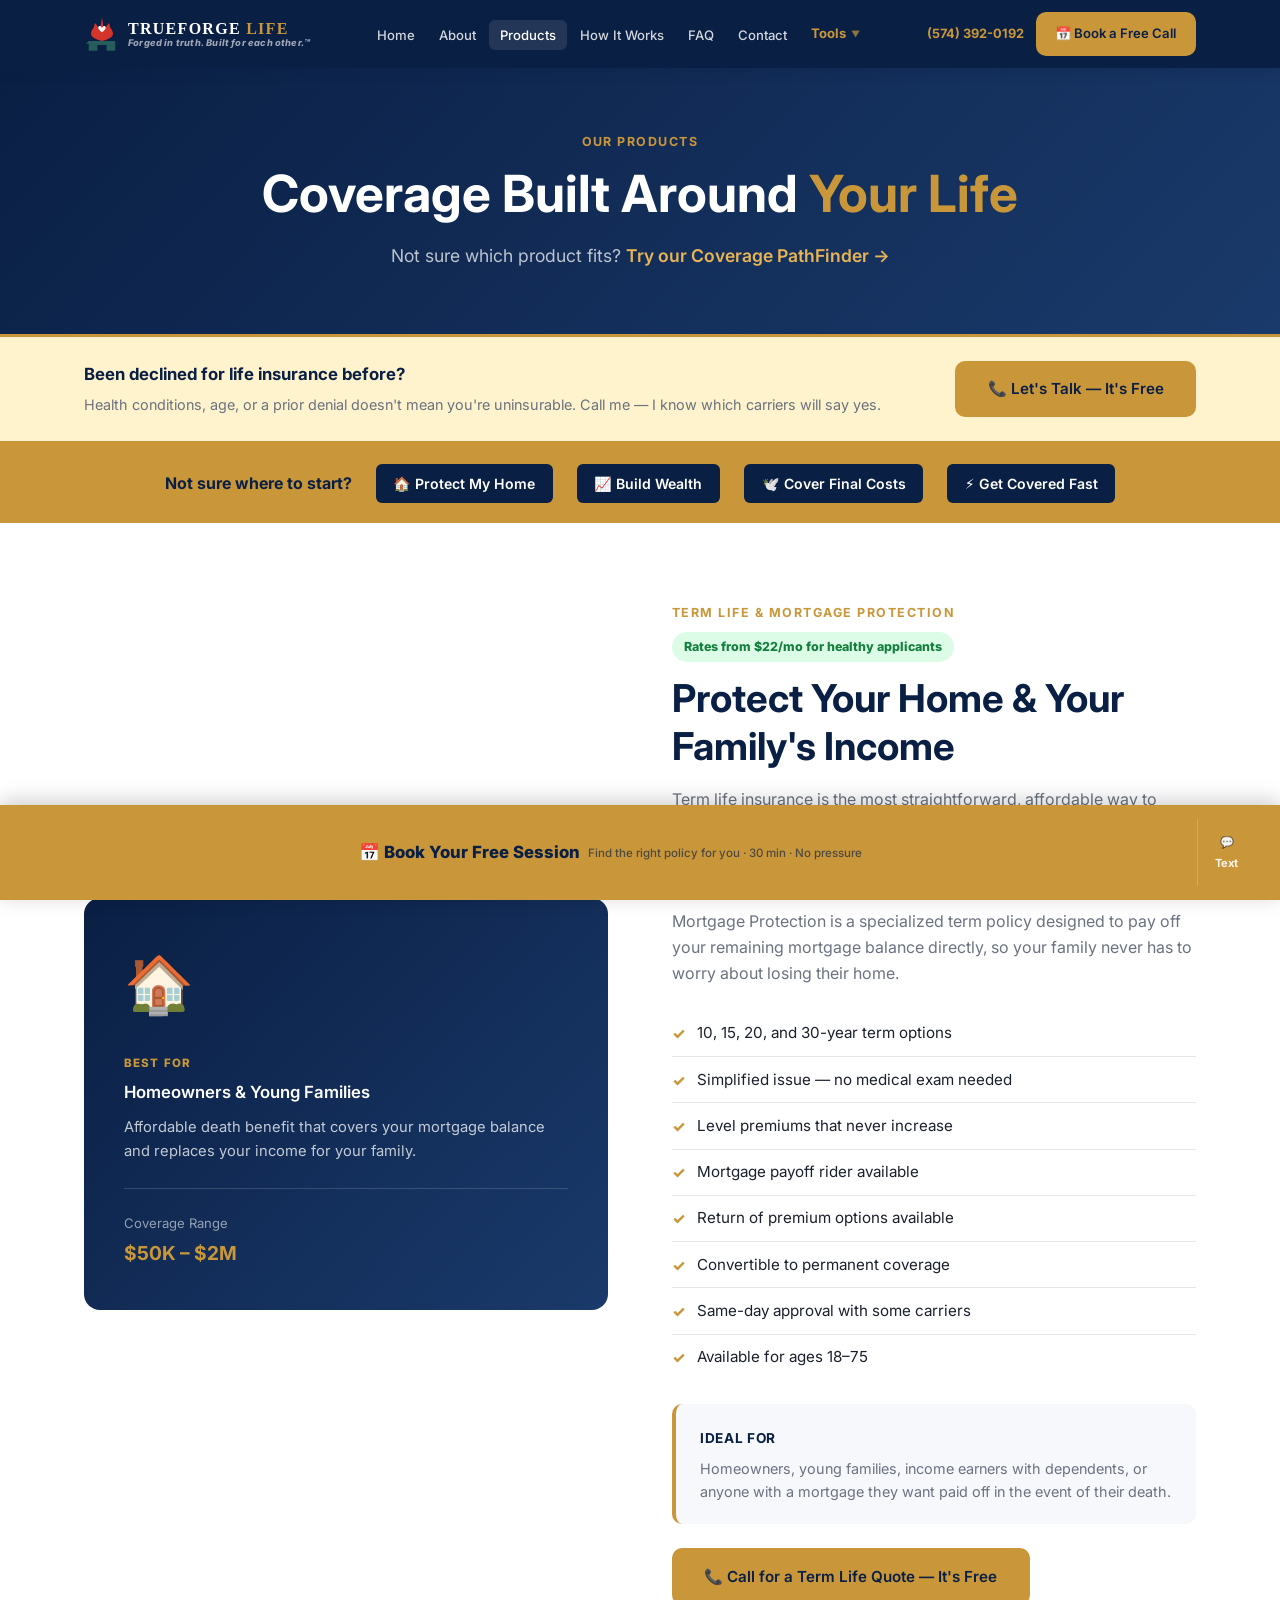
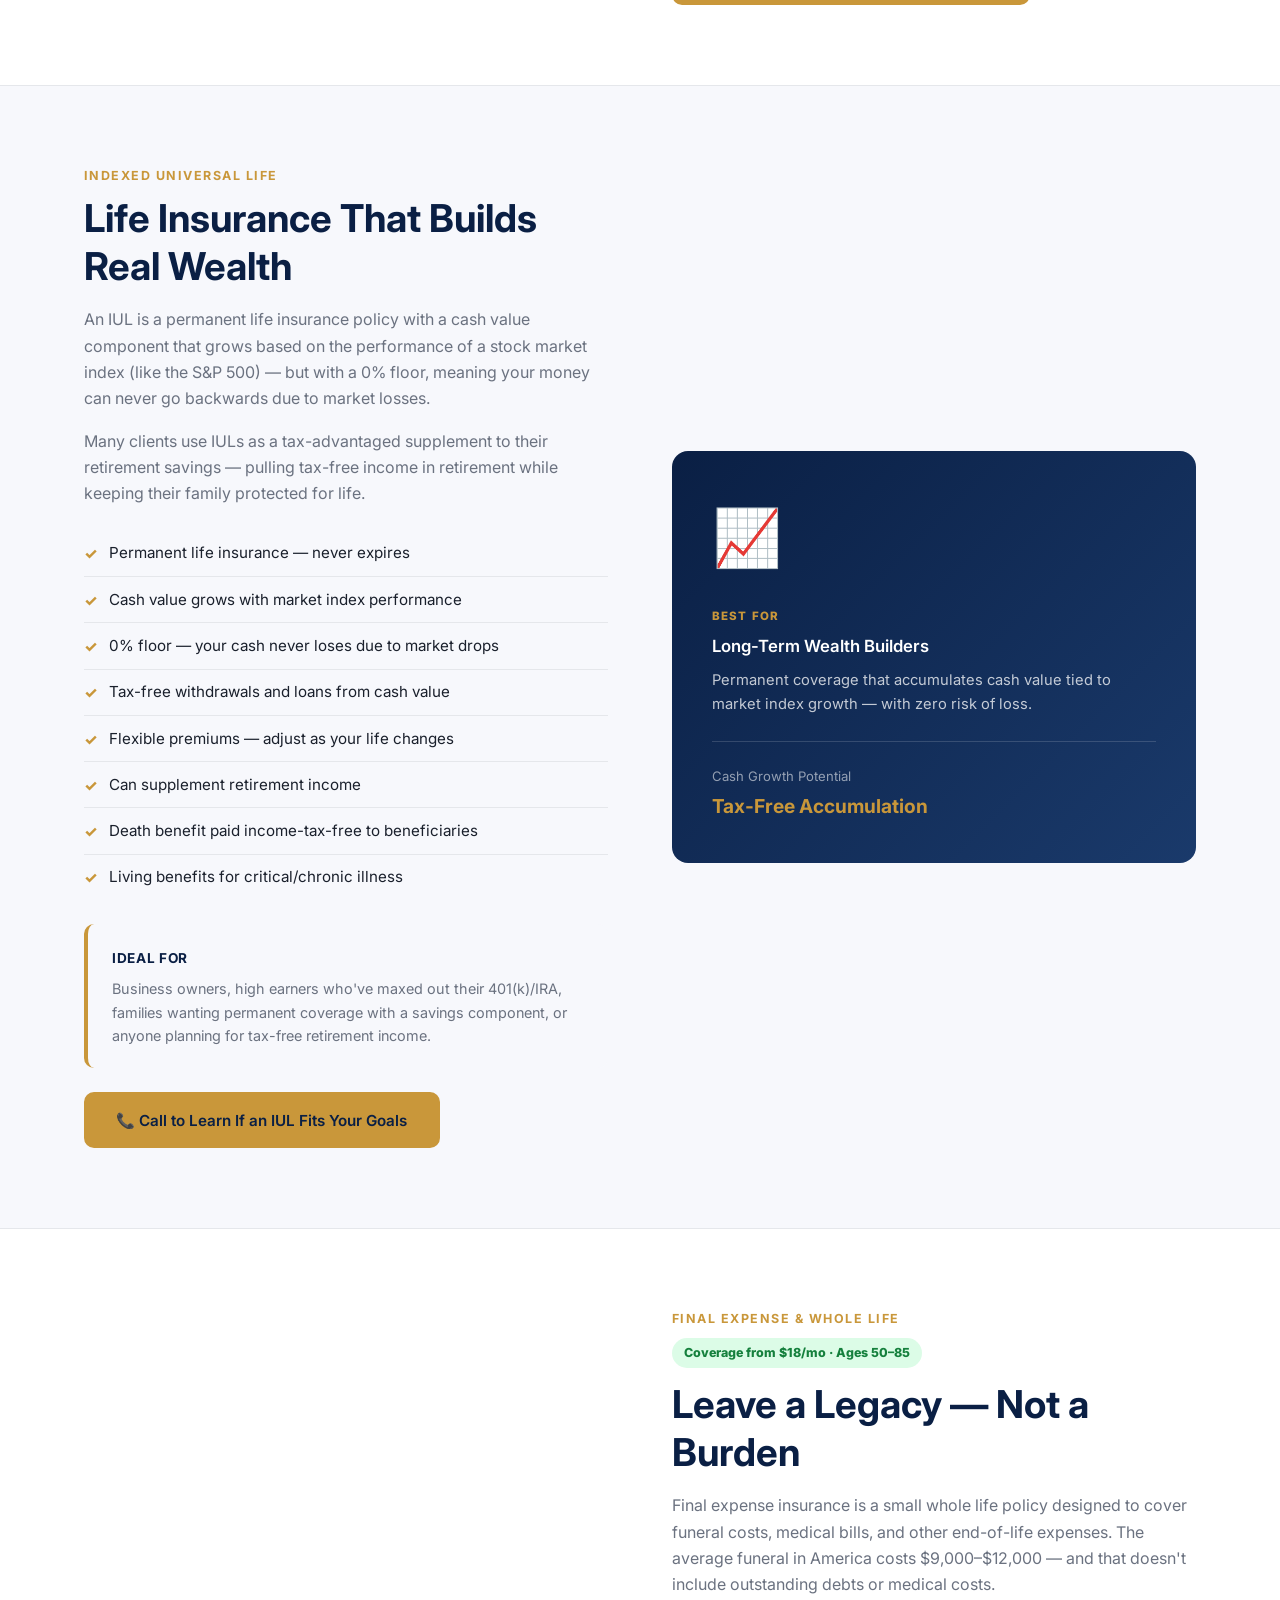
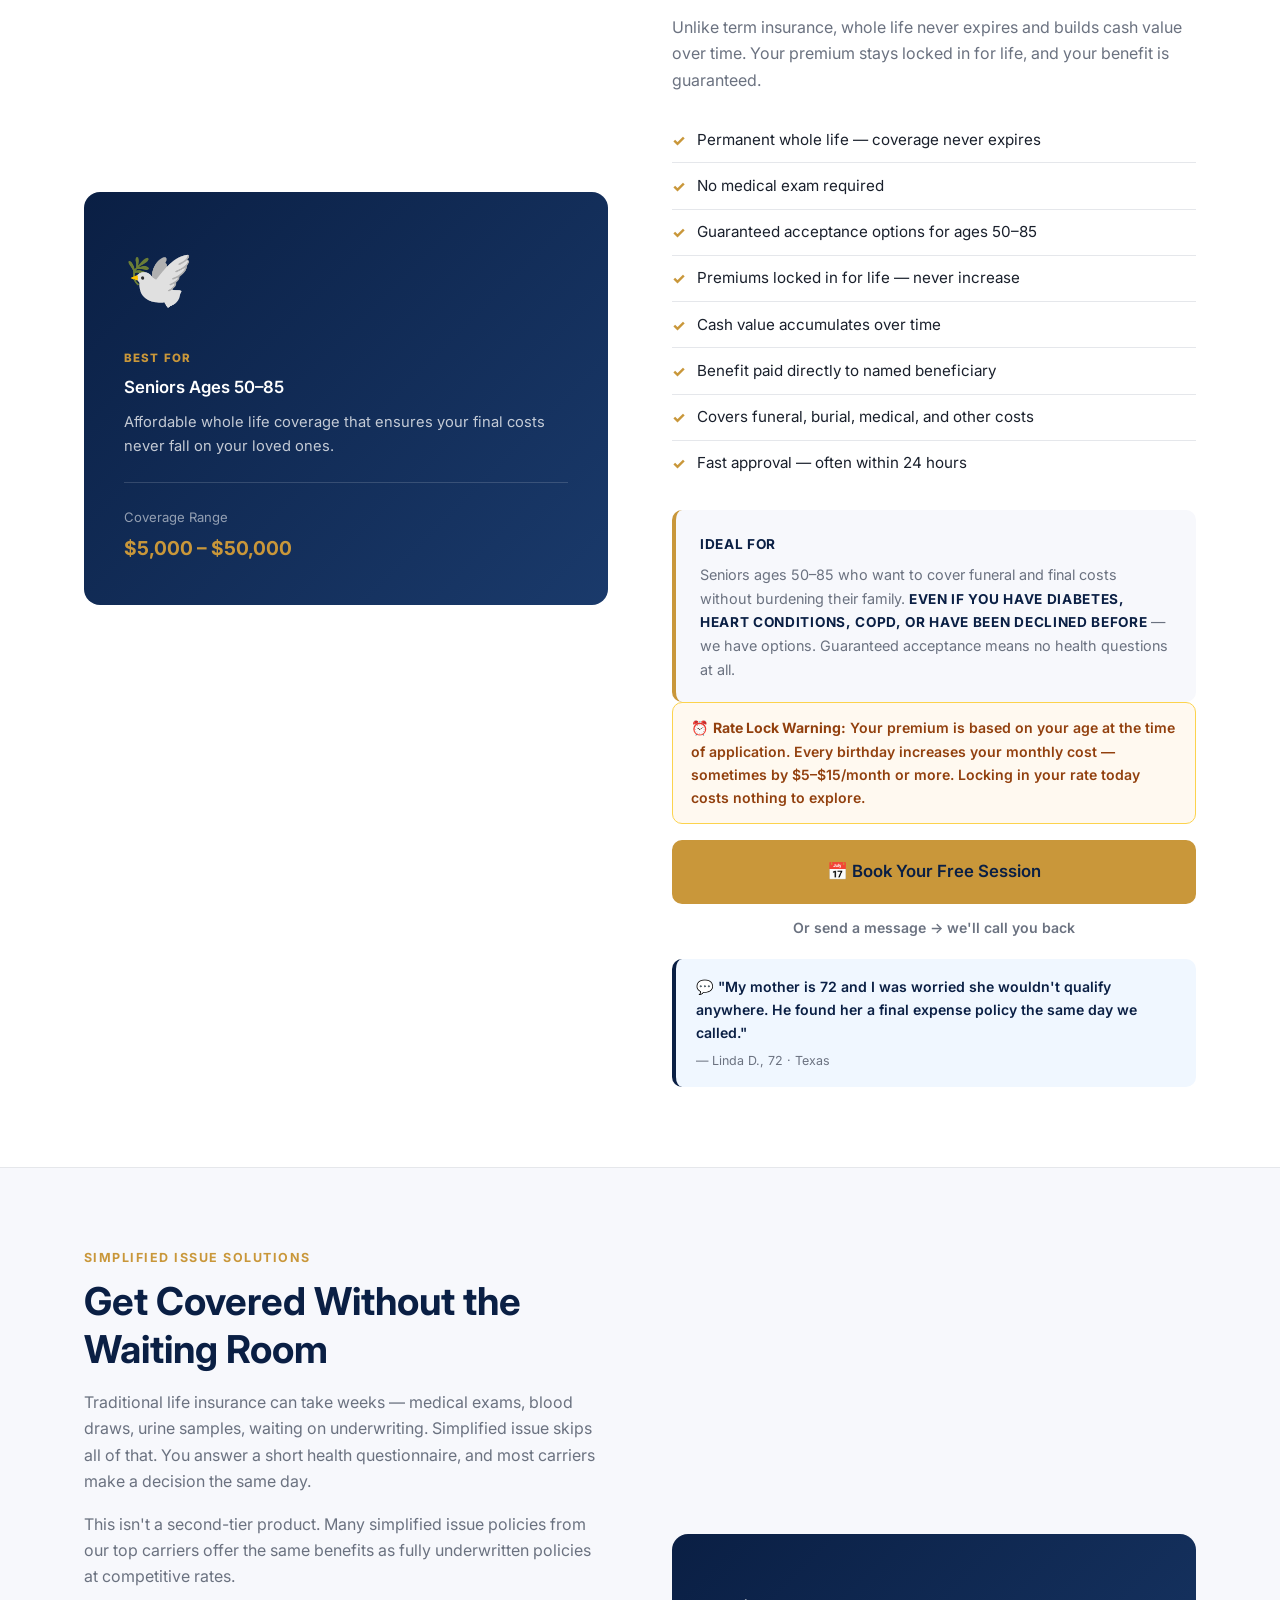
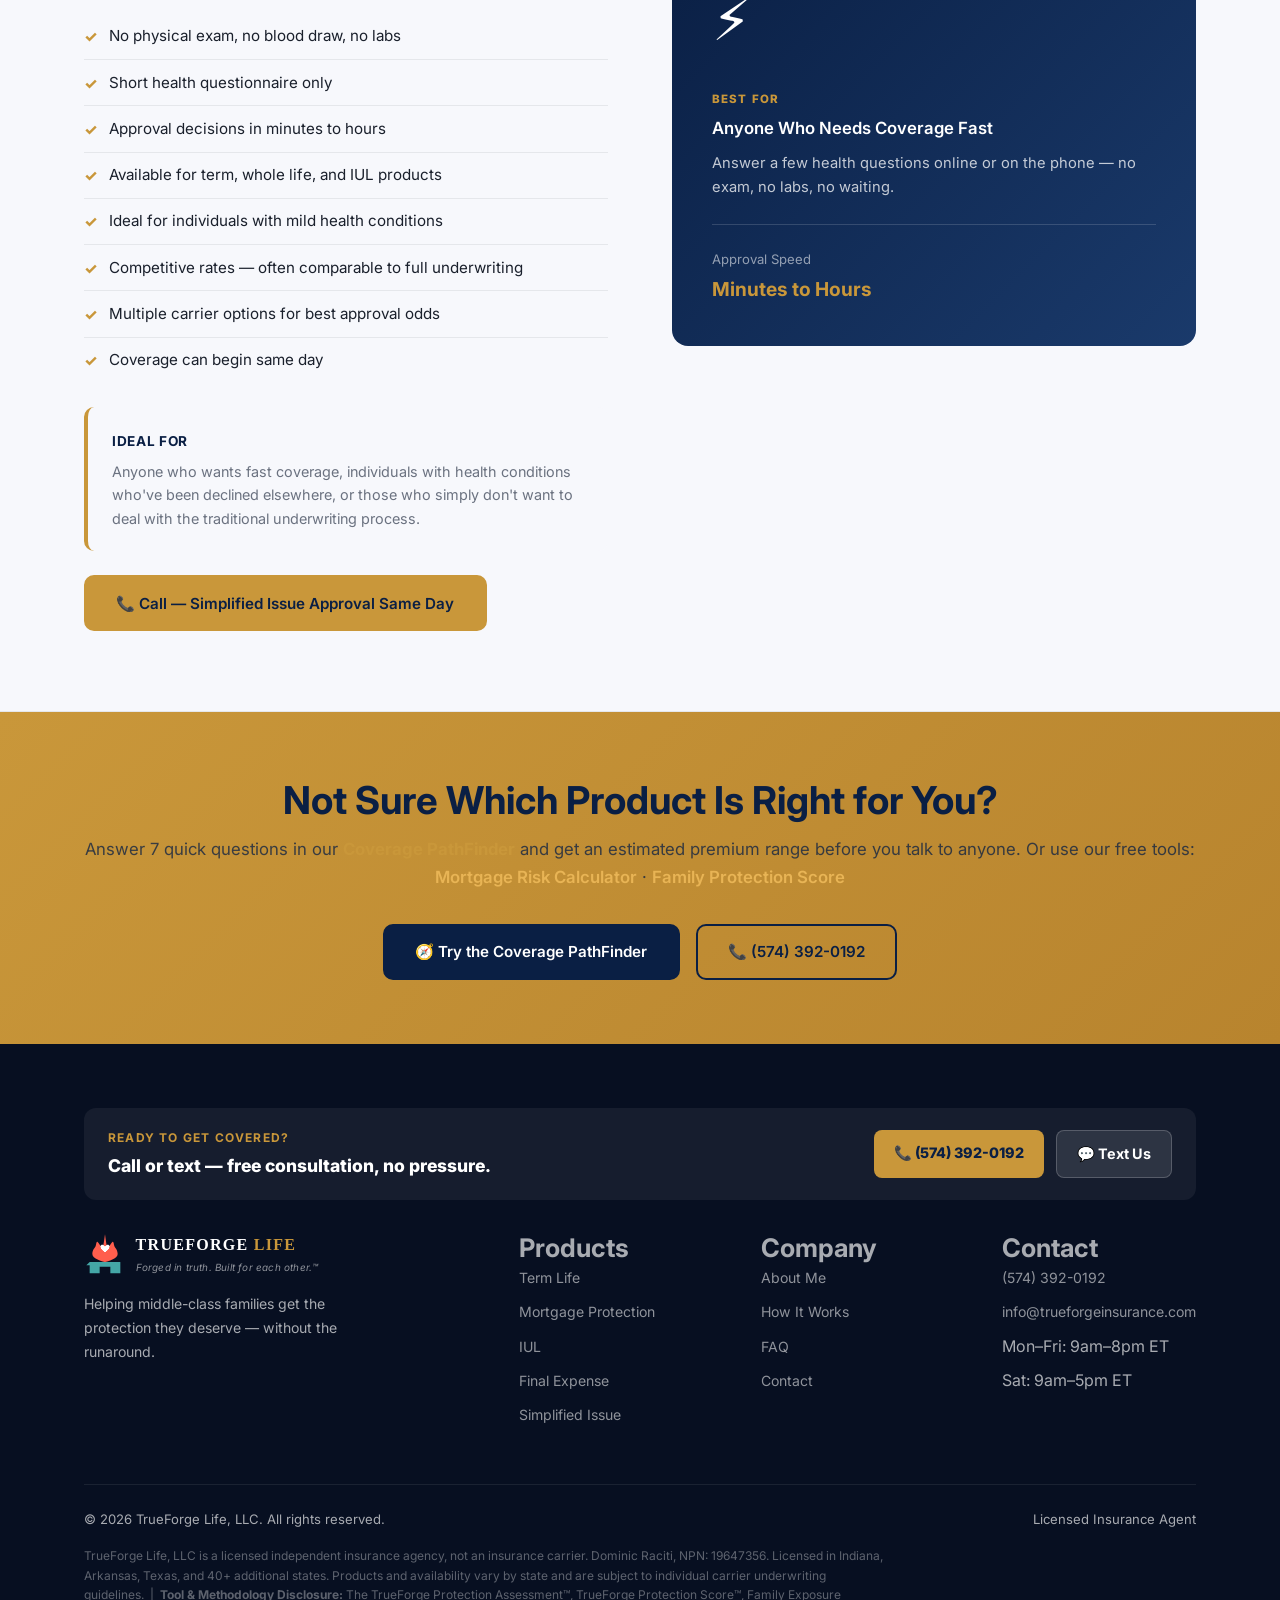
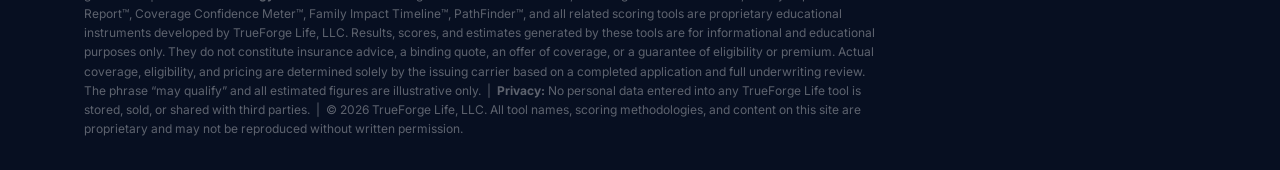
<file: products.html>
<!DOCTYPE html>
<html lang="en">
<head>
<!-- Google tag (gtag.js) -->
<script async src="https://www.googletagmanager.com/gtag/js?id=AW-18230549825"></script>
<script>
  window.dataLayer = window.dataLayer || [];
  function gtag(){dataLayer.push(arguments);}
  gtag('js', new Date());
  gtag('config', 'AW-18230549825');
</script>
  <meta charset="UTF-8" />
  <link rel="icon" type="image/svg+xml" href="images/logo-icon.svg" />
  <meta name="viewport" content="width=device-width, initial-scale=1.0" />
  <title>Life Insurance — Final Expense, Mortgage Protection & Term Life</title>
  <meta name="description" content="Term life, mortgage protection, IUL, final expense, and simplified issue solutions. Compare coverage options and find the right fit for your family." />
  <link rel="preconnect" href="https://fonts.googleapis.com" />
  <link rel="preconnect" href="https://fonts.gstatic.com" crossorigin />
  <link rel="preload" as="style" href="https://fonts.googleapis.com/css2?family=Inter:wght@400;500;600;700;800&display=swap" />
  <link rel="stylesheet" href="https://fonts.googleapis.com/css2?family=Inter:wght@400;500;600;700;800&display=swap" media="print" onload="this.media='all'" />
  <noscript><link rel="stylesheet" href="https://fonts.googleapis.com/css2?family=Inter:wght@400;500;600;700;800&display=swap" /></noscript>
  <link rel="stylesheet" href="css/styles.css" />
  <!-- SEO: Canonical -->
    <meta name="geo.region" content="US-IN" />
  <meta name="geo.placename" content="Indiana" />
  <meta name="ICBM" content="41.6764, -86.2520" />
    <meta name="robots" content="index, follow" />
  <link rel="canonical" href="https://trueforgeinsurance.com/products.html" />
  <!-- SEO: Open Graph -->
  <meta property="og:type" content="website" />
  <meta property="og:title" content="Life Insurance — Final Expense, Mortgage Protection & Term Life | TrueForge Life" />
  <meta property="og:description" content="Term Life, Mortgage Protection, IUL, Final Expense, and Simplified Issue solutions. Find the right coverage for your family." />
  <meta property="og:url" content="https://trueforgeinsurance.com/products.html" />
  <meta property="og:image" content="https://trueforgeinsurance.com/images/agent-photo.jpg" />
  <meta property="og:site_name" content="TrueForge Life" />
  <!-- SEO: Schema.org LocalBusiness -->
  <script type="application/ld+json">
  {
    "@context": "https://schema.org",
    "@type": "InsuranceAgency",
    "name": "TrueForge Life",
    "url": "https://trueforgeinsurance.com",
    "telephone": "+15743920192",
    "email": "info@trueforgeinsurance.com",
    "description": "Independent life insurance agency specializing in term life, mortgage protection, IUL, and final expense coverage for families across 40+ states.",
    "address": {
      "@type": "PostalAddress",
      "addressRegion": "IN",
      "addressCountry": "US"
    },
    "areaServed": "US",
    "priceRange": "Free Consultation",
    "openingHours": ["Mo-Fr 09:00-20:00", "Sa 09:00-17:00"],
    "founder": {
      "@type": "Person",
      "name": "Dominic Raciti",
      "telephone": "+15743920192"
    }
  }
  </script>
  <meta name="twitter:card" content="summary_large_image" />
  <meta name="twitter:title" content="Life Insurance — Final Expense, Mortgage Protection & Term Life | TrueForge Life" />
  <meta name="twitter:description" content="Term Life, Mortgage Protection, IUL, Final Expense, and Simplified Issue solutions. Find the right coverage for your family." />
  <meta name="twitter:image" content="https://trueforgeinsurance.com/images/agent-photo.jpg" />
</head>
<body>

<nav class="nav">
  <div class="container nav-inner">
    <a href="index.html" class="nav-logo-text" style="display:flex;align-items:center;gap:0.5rem;text-decoration:none;">
      <img src="images/logo-icon.svg" alt="TrueForge Life logo" height="38" width="36" style="display:block;flex-shrink:0;" />
      <span style="display:flex;flex-direction:column;line-height:1.1;">
        <span style="font-family:Georgia,serif;font-weight:700;font-size:1rem;letter-spacing:0.08em;color:#fff;">TRUEFORGE <span style="color:var(--gold)">LIFE</span></span>
        <span style="font-size:0.58rem;font-style:italic;color:rgba(255,255,255,0.6);letter-spacing:0.02em;">Forged in truth. Built for each other.&#8482;</span>
      </span>
    </a>
    <button class="hamburger" aria-label="Menu">
      <span></span><span></span><span></span>
    </button>
    <ul class="nav-links">
      <li><a href="index.html">Home</a></li>
      <li><a href="about.html">About</a></li>
      <li><a href="products.html">Products</a></li>
      <li><a href="how-it-works.html">How It Works</a></li>
      <li><a href="faq.html">FAQ</a></li>
      <li><a href="contact.html">Contact</a></li>
      <li>
        <a href="assess.html" class="nav-dropdown-toggle" style="color:var(--gold);font-weight:700;">
          Tools <span class="caret">▼</span>
        </a>
        <div class="nav-dropdown">
          <a href="assess.html">
            <span class="dd-icon" style="background:#fff8ee;">🎯</span>
            <span class="dd-text">
              <span class="dd-title">Assess My Risk</span>
              <span class="dd-sub">Get your Protection Score™</span>
            </span>
          </a>
          <a href="enroll.html">
            <span class="dd-icon" style="background:#f0f4ff;">✦</span>
            <span class="dd-text">
              <span class="dd-title">Coverage Assistant</span>
              <span class="dd-sub">Find the right product</span>
            </span>
          </a>
          <a href="family-impact.html">
            <span class="dd-icon" style="background:#f0fff4;">📅</span>
            <span class="dd-text">
              <span class="dd-title">Family Impact Timeline</span>
              <span class="dd-sub">See what's at stake</span>
            </span>
          </a>
          <div class="nav-dropdown-divider"></div>
          <a href="pathfinder.html">
            <span class="dd-icon" style="background:#fff8ee;">✦</span>
            <span class="dd-text">
              <span class="dd-title">PathFinder</span>
              <span class="dd-sub">Coverage quiz & guidance</span>
            </span>
          </a>
          <a href="mortgage-calculator.html">
            <span class="dd-icon" style="background:#f5f0ff;">🏠</span>
            <span class="dd-text">
              <span class="dd-title">Mortgage Calculator</span>
              <span class="dd-sub">Estimate your coverage need</span>
            </span>
          </a>
          <a href="protection-score.html">
            <span class="dd-icon" style="background:#fff0f0;">🏆</span>
            <span class="dd-text">
              <span class="dd-title">Protection Score</span>
              <span class="dd-sub">Learn about your score</span>
            </span>
          </a>
        </div>
      </li>
    </ul>
    <div class="nav-cta">
      <a href="tel:+15743920192" class="nav-phone" style="font-size:0.8rem;">(574) 392-0192</a>
      <a href="https://calendly.com/dominic-trueforgeinsurance/30min" class="btn btn-primary" target="_blank" rel="noopener" style="font-size:0.82rem;padding:0.55rem 1.1rem;white-space:nowrap;">📅 Book a Free Call</a>
    </div>
  </div>
</nav>

<!-- PAGE HEADER -->
<section style="background:linear-gradient(135deg,var(--navy) 0%,#1a3a6b 100%);padding:4rem 0;color:var(--white);text-align:center;">
  <div class="container">
    <div class="section-label">Our Products</div>
    <h1 style="color:var(--white);margin-bottom:1rem;">Coverage Built Around <span style="color:var(--gold)">Your Life</span></h1>
    <p style="color:rgba(255,255,255,0.72);font-size:1.1rem;max-width:580px;margin:0 auto;">Not sure which product fits? <a href="pathfinder.html" style="color:var(--gold-light);font-weight:600;">Try our Coverage PathFinder →</a></p>
  </div>
</section>


<!-- DECLINED BEFORE BAND -->
<div style="background:#fff3cd;border-top:3px solid #c9973a;border-bottom:3px solid #c9973a;padding:1.5rem 0;">
  <div class="container" style="display:flex;align-items:center;justify-content:space-between;flex-wrap:wrap;gap:1rem;">
    <div>
      <strong style="color:var(--navy);font-size:1.05rem;">Been declined for life insurance before?</strong>
      <p style="color:var(--gray);margin:0.25rem 0 0;font-size:0.9rem;">Health conditions, age, or a prior denial doesn't mean you're uninsurable. Call me — I know which carriers will say yes.</p>
    </div>
    <a href="tel:+15743920192" class="btn btn-primary" style="white-space:nowrap;flex-shrink:0;">📞 Let's Talk — It's Free</a>
  </div>
</div>

<!-- PRODUCT FINDER STRIP -->
<div style="background:var(--gold);padding:1.25rem 0;">
  <div class="container" style="display:flex;align-items:center;justify-content:center;gap:1.5rem;flex-wrap:wrap;text-align:center;">
    <span style="font-weight:700;color:var(--navy);font-size:1rem;">Not sure where to start?</span>
    <a href="#term" style="background:var(--navy);color:var(--white);padding:0.5rem 1.1rem;border-radius:6px;font-size:0.88rem;font-weight:600;">🏠 Protect My Home</a>
    <a href="#iul" style="background:var(--navy);color:var(--white);padding:0.5rem 1.1rem;border-radius:6px;font-size:0.88rem;font-weight:600;">📈 Build Wealth</a>
    <a href="#final-expense" style="background:var(--navy);color:var(--white);padding:0.5rem 1.1rem;border-radius:6px;font-size:0.88rem;font-weight:600;">🕊️ Cover Final Costs</a>
    <a href="#simplified" style="background:var(--navy);color:var(--white);padding:0.5rem 1.1rem;border-radius:6px;font-size:0.88rem;font-weight:600;">⚡ Get Covered Fast</a>
  </div>
</div>

<!-- ===== TERM LIFE ===== -->
<section id="term" class="product-detail" style="background:var(--white);">
  <div class="container product-detail-inner">
    <div class="product-detail-visual">
      <div class="big-icon">🏠</div>
      <div style="font-size:0.72rem;font-weight:800;text-transform:uppercase;letter-spacing:0.1em;color:var(--gold);margin-bottom:0.4rem;">Best For</div>
      <p style="font-size:1.05rem;color:var(--white);font-weight:600;margin-bottom:0.5rem;">Homeowners &amp; Young Families</p>
      <p>Affordable death benefit that covers your mortgage balance and replaces your income for your family.</p>
      <div style="margin-top:1.5rem;padding-top:1.5rem;border-top:1px solid rgba(255,255,255,0.15);">
        <div style="font-size:0.82rem;color:rgba(255,255,255,0.55);margin-bottom:0.25rem;">Coverage Range</div>
        <div style="font-weight:700;font-size:1.2rem;color:var(--gold);">$50K – $2M</div>
      </div>
    </div>
    <div class="product-detail-content">
      <div class="section-label">Term Life &amp; Mortgage Protection</div>
      <div style="display:inline-block;background:#dcfce7;color:#15803d;font-size:0.78rem;font-weight:800;padding:0.3rem 0.75rem;border-radius:99px;margin-bottom:0.75rem;">Rates from $22/mo for healthy applicants</div>
      <h2>Protect Your Home &amp; Your Family's Income</h2>
      <p>Term life insurance is the most straightforward, affordable way to make sure your family keeps the house and keeps living their life if something happens to you. It covers a set period — 10, 15, 20, or 30 years — at a fixed monthly premium.</p>
      <p>Mortgage Protection is a specialized term policy designed to pay off your remaining mortgage balance directly, so your family never has to worry about losing their home.</p>
      <ul class="product-detail-features">
        <li>10, 15, 20, and 30-year term options</li>
        <li>Simplified issue — no medical exam needed</li>
        <li>Level premiums that never increase</li>
        <li>Mortgage payoff rider available</li>
        <li>Return of premium options available</li>
        <li>Convertible to permanent coverage</li>
        <li>Same-day approval with some carriers</li>
        <li>Available for ages 18–75</li>
      </ul>
      <div class="ideal-for">
        <strong>Ideal For</strong>
        <p>Homeowners, young families, income earners with dependents, or anyone with a mortgage they want paid off in the event of their death.</p>
      </div>
      <a href="tel:+15743920192" class="btn btn-primary" style="margin-top:1.5rem;">📞 Call for a Term Life Quote — It's Free</a>
    </div>
  </div>
</section>

<!-- ===== IUL ===== -->
<section id="iul" class="product-detail" style="background:var(--off-white);">
  <div class="container product-detail-inner" style="direction:rtl;">
    <div style="direction:ltr;" class="product-detail-visual" >
      <div class="big-icon">📈</div>
      <div style="font-size:0.72rem;font-weight:800;text-transform:uppercase;letter-spacing:0.1em;color:var(--gold);margin-bottom:0.4rem;">Best For</div>
      <p style="font-size:1.05rem;color:var(--white);font-weight:600;margin-bottom:0.5rem;">Long-Term Wealth Builders</p>
      <p>Permanent coverage that accumulates cash value tied to market index growth — with zero risk of loss.</p>
      <div style="margin-top:1.5rem;padding-top:1.5rem;border-top:1px solid rgba(255,255,255,0.15);">
        <div style="font-size:0.82rem;color:rgba(255,255,255,0.55);margin-bottom:0.25rem;">Cash Growth Potential</div>
        <div style="font-weight:700;font-size:1.2rem;color:var(--gold);">Tax-Free Accumulation</div>
      </div>
    </div>
    <div style="direction:ltr;" class="product-detail-content">
      <div class="section-label">Indexed Universal Life</div>
      <h2>Life Insurance That Builds Real Wealth</h2>
      <p>An IUL is a permanent life insurance policy with a cash value component that grows based on the performance of a stock market index (like the S&amp;P 500) — but with a 0% floor, meaning your money can never go backwards due to market losses.</p>
      <p>Many clients use IULs as a tax-advantaged supplement to their retirement savings — pulling tax-free income in retirement while keeping their family protected for life.</p>
      <ul class="product-detail-features">
        <li>Permanent life insurance — never expires</li>
        <li>Cash value grows with market index performance</li>
        <li>0% floor — your cash never loses due to market drops</li>
        <li>Tax-free withdrawals and loans from cash value</li>
        <li>Flexible premiums — adjust as your life changes</li>
        <li>Can supplement retirement income</li>
        <li>Death benefit paid income-tax-free to beneficiaries</li>
        <li>Living benefits for critical/chronic illness</li>
      </ul>
      <div class="ideal-for">
        <strong>Ideal For</strong>
        <p>Business owners, high earners who've maxed out their 401(k)/IRA, families wanting permanent coverage with a savings component, or anyone planning for tax-free retirement income.</p>
      </div>
      <a href="tel:+15743920192" class="btn btn-primary" style="margin-top:1.5rem;">📞 Call to Learn If an IUL Fits Your Goals</a>
    </div>
  </div>
</section>

<!-- ===== FINAL EXPENSE ===== -->
<section id="final-expense" class="product-detail" style="background:var(--white);">
  <div class="container product-detail-inner">
    <div class="product-detail-visual">
      <div class="big-icon">🕊️</div>
      <div style="font-size:0.72rem;font-weight:800;text-transform:uppercase;letter-spacing:0.1em;color:var(--gold);margin-bottom:0.4rem;">Best For</div>
      <p style="font-size:1.05rem;color:var(--white);font-weight:600;margin-bottom:0.5rem;">Seniors Ages 50–85</p>
      <p>Affordable whole life coverage that ensures your final costs never fall on your loved ones.</p>
      <div style="margin-top:1.5rem;padding-top:1.5rem;border-top:1px solid rgba(255,255,255,0.15);">
        <div style="font-size:0.82rem;color:rgba(255,255,255,0.55);margin-bottom:0.25rem;">Coverage Range</div>
        <div style="font-weight:700;font-size:1.2rem;color:var(--gold);">$5,000 – $50,000</div>
      </div>
    </div>
    <div class="product-detail-content">
      <div class="section-label">Final Expense &amp; Whole Life</div>
      <div style="display:inline-block;background:#dcfce7;color:#15803d;font-size:0.78rem;font-weight:800;padding:0.3rem 0.75rem;border-radius:99px;margin-bottom:0.75rem;">Coverage from $18/mo · Ages 50–85</div>
      <h2>Leave a Legacy — Not a Burden</h2>
      <p>Final expense insurance is a small whole life policy designed to cover funeral costs, medical bills, and other end-of-life expenses. The average funeral in America costs $9,000–$12,000 — and that doesn't include outstanding debts or medical costs.</p>
      <p>Unlike term insurance, whole life never expires and builds cash value over time. Your premium stays locked in for life, and your benefit is guaranteed.</p>
      <ul class="product-detail-features">
        <li>Permanent whole life — coverage never expires</li>
        <li>No medical exam required</li>
        <li>Guaranteed acceptance options for ages 50–85</li>
        <li>Premiums locked in for life — never increase</li>
        <li>Cash value accumulates over time</li>
        <li>Benefit paid directly to named beneficiary</li>
        <li>Covers funeral, burial, medical, and other costs</li>
        <li>Fast approval — often within 24 hours</li>
      </ul>
      <div class="ideal-for">
        <strong>Ideal For</strong>
        <p>Seniors ages 50–85 who want to cover funeral and final costs without burdening their family. <strong>Even if you have diabetes, heart conditions, COPD, or have been declined before</strong> — we have options. Guaranteed acceptance means no health questions at all.</p>
      </div>
      <div style="background:#fff9f0;border:1px solid #fcd34d;border-radius:10px;padding:0.85rem 1.1rem;margin-bottom:1rem;">
        <p style="margin:0;font-size:0.88rem;color:#92400e;font-weight:600;">⏰ <strong>Rate Lock Warning:</strong> Your premium is based on your age at the time of application. Every birthday increases your monthly cost — sometimes by $5–$15/month or more. Locking in your rate today costs nothing to explore.</p>
      </div>
      <div style="margin-top:0;display:flex;flex-direction:column;gap:0.75rem;">
      <a href="https://calendly.com/dominic-trueforgeinsurance/30min" target="_blank" rel="noopener" class="btn btn-primary" style="font-size:1.05rem;padding:1rem 1.75rem;justify-content:center;">📅 Book Your Free Session</a>
      <a href="contact.html" style="text-align:center;font-size:0.88rem;color:var(--gray);font-weight:600;">Or send a message → we'll call you back</a>
    </div>
    <div style="margin-top:1.25rem;background:#f0f7ff;border-radius:10px;padding:1rem 1.25rem;border-left:4px solid var(--navy);">
      <p style="margin:0;font-size:0.88rem;color:var(--navy);font-weight:600;">💬 "My mother is 72 and I was worried she wouldn't qualify anywhere. He found her a final expense policy the same day we called."</p>
      <p style="margin:0.4rem 0 0;font-size:0.78rem;color:var(--gray);">— Linda D., 72 · Texas</p>
    </div>
    </div>
  </div>
</section>

<!-- ===== SIMPLIFIED ISSUE ===== -->
<section id="simplified" class="product-detail" style="background:var(--off-white);">
  <div class="container product-detail-inner" style="direction:rtl;">
    <div style="direction:ltr;" class="product-detail-visual">
      <div class="big-icon">⚡</div>
      <div style="font-size:0.72rem;font-weight:800;text-transform:uppercase;letter-spacing:0.1em;color:var(--gold);margin-bottom:0.4rem;">Best For</div>
      <p style="font-size:1.05rem;color:var(--white);font-weight:600;margin-bottom:0.5rem;">Anyone Who Needs Coverage Fast</p>
      <p>Answer a few health questions online or on the phone — no exam, no labs, no waiting.</p>
      <div style="margin-top:1.5rem;padding-top:1.5rem;border-top:1px solid rgba(255,255,255,0.15);">
        <div style="font-size:0.82rem;color:rgba(255,255,255,0.55);margin-bottom:0.25rem;">Approval Speed</div>
        <div style="font-weight:700;font-size:1.2rem;color:var(--gold);">Minutes to Hours</div>
      </div>
    </div>
    <div style="direction:ltr;" class="product-detail-content">
      <div class="section-label">Simplified Issue Solutions</div>
      <h2>Get Covered Without the Waiting Room</h2>
      <p>Traditional life insurance can take weeks — medical exams, blood draws, urine samples, waiting on underwriting. Simplified issue skips all of that. You answer a short health questionnaire, and most carriers make a decision the same day.</p>
      <p>This isn't a second-tier product. Many simplified issue policies from our top carriers offer the same benefits as fully underwritten policies at competitive rates.</p>
      <ul class="product-detail-features">
        <li>No physical exam, no blood draw, no labs</li>
        <li>Short health questionnaire only</li>
        <li>Approval decisions in minutes to hours</li>
        <li>Available for term, whole life, and IUL products</li>
        <li>Ideal for individuals with mild health conditions</li>
        <li>Competitive rates — often comparable to full underwriting</li>
        <li>Multiple carrier options for best approval odds</li>
        <li>Coverage can begin same day</li>
      </ul>
      <div class="ideal-for">
        <strong>Ideal For</strong>
        <p>Anyone who wants fast coverage, individuals with health conditions who've been declined elsewhere, or those who simply don't want to deal with the traditional underwriting process.</p>
      </div>
      <a href="tel:+15743920192" class="btn btn-primary" style="margin-top:1.5rem;">📞 Call — Simplified Issue Approval Same Day</a>
    </div>
  </div>
</section>

<!-- CTA -->
<section class="cta-band">
  <div class="container">
    <h2>Not Sure Which Product Is Right for You?</h2>
    <p>Answer 7 quick questions in our <a href="pathfinder.html" style="color:var(--gold);font-weight:700;">Coverage PathFinder</a> and get an estimated premium range before you talk to anyone. Or use our free tools: <a href="mortgage-calculator.html" style="color:var(--gold-light);font-weight:600;">Mortgage Risk Calculator</a> · <a href="protection-score.html" style="color:var(--gold-light);font-weight:600;">Family Protection Score</a></p>
    <div class="cta-band-actions">
      <a href="pathfinder.html" class="btn btn-navy">🧭 Try the Coverage PathFinder</a>
      <a href="tel:+1-574-392-0192" class="btn btn-outline" style="color:var(--navy);border-color:var(--navy);">📞 (574) 392-0192</a>
    </div>
  </div>
</section>

<footer class="footer">
  <div class="container">
    <div style="background:rgba(255,255,255,0.06);border-radius:12px;padding:1.25rem 1.5rem;margin-bottom:2rem;display:flex;align-items:center;justify-content:space-between;flex-wrap:wrap;gap:1rem;">
      <div>
        <div style="font-size:0.75rem;font-weight:700;letter-spacing:0.1em;text-transform:uppercase;color:var(--gold);margin-bottom:0.2rem;">Ready to get covered?</div>
        <div style="font-size:1.1rem;font-weight:800;color:var(--white);">Call or text — free consultation, no pressure.</div>
      </div>
      <div style="display:flex;gap:0.75rem;flex-wrap:wrap;">
        <a href="tel:+15743920192" style="background:var(--gold);color:var(--navy);font-weight:800;padding:0.7rem 1.25rem;border-radius:8px;font-size:0.9rem;white-space:nowrap;">📞 (574) 392-0192</a>
        <a href="sms:+15743920192?body=Hi%20Dominic%2C%20I%27d%20like%20a%20free%20quote." style="background:rgba(255,255,255,0.1);color:var(--white);font-weight:700;padding:0.7rem 1.25rem;border-radius:8px;font-size:0.9rem;white-space:nowrap;border:1px solid rgba(255,255,255,0.2);">💬 Text Us</a>
      </div>
    </div>
    <div class="footer-grid">
      <div class="footer-brand">
        <div style="display:flex;align-items:center;gap:0.6rem;margin-bottom:0.75rem;">
          <img src="images/logo-icon.svg" alt="TrueForge Life" height="44" width="42" style="display:block;filter:brightness(1.8);" />
          <div>
            <div style="font-family:Georgia,serif;font-weight:700;font-size:1rem;letter-spacing:0.08em;color:var(--white);">TRUEFORGE <span style="color:var(--gold)">LIFE</span></div>
            <div style="font-size:0.62rem;font-style:italic;color:rgba(255,255,255,0.55);letter-spacing:0.02em;">Forged in truth. Built for each other.&#8482;</div>
          </div>
        </div>
        <p>Helping middle-class families get the protection they deserve — without the runaround.</p>
      </div>
      <div class="footer-col"><h3>Products</h3><ul>
        <li><a href="#term">Term Life</a></li>
        <li><a href="#term">Mortgage Protection</a></li>
        <li><a href="#iul">IUL</a></li>
        <li><a href="#final-expense">Final Expense</a></li>
        <li><a href="#simplified">Simplified Issue</a></li>
      </ul></div>
      <div class="footer-col"><h3>Company</h3><ul>
        <li><a href="about.html">About Me</a></li>
        <li><a href="how-it-works.html">How It Works</a></li>
        <li><a href="faq.html">FAQ</a></li>
        <li><a href="contact.html">Contact</a></li>
      </ul></div>
      <div class="footer-col"><h3>Contact</h3><ul>
        <li><a href="tel:+1-574-392-0192">(574) 392-0192</a></li>
        <li><a href="mailto:info@trueforgeinsurance.com">info@trueforgeinsurance.com</a></li>
        <li><span>Mon–Fri: 9am–8pm ET</span></li>
        <li><span>Sat: 9am–5pm ET</span></li>
      </ul></div>
    </div>
    <div class="footer-bottom">
      <span>© 2026 TrueForge Life, LLC. All rights reserved.</span>
      <span>Licensed Insurance Agent</span>
    </div>
    <p class="footer-disclaimer">TrueForge Life, LLC is a licensed independent insurance agency, not an insurance carrier. Dominic Raciti, NPN: 19647356. Licensed in Indiana, Arkansas, Texas, and 40+ additional states. Products and availability vary by state and are subject to individual carrier underwriting guidelines. &nbsp;|&nbsp; <strong>Tool &amp; Methodology Disclosure:</strong> The TrueForge Protection Assessment&#8482;, TrueForge Protection Score&#8482;, Family Exposure Report&#8482;, Coverage Confidence Meter&#8482;, Family Impact Timeline&#8482;, PathFinder&#8482;, and all related scoring tools are proprietary educational instruments developed by TrueForge Life, LLC. Results, scores, and estimates generated by these tools are for informational and educational purposes only. They do not constitute insurance advice, a binding quote, an offer of coverage, or a guarantee of eligibility or premium. Actual coverage, eligibility, and pricing are determined solely by the issuing carrier based on a completed application and full underwriting review. The phrase &ldquo;may qualify&rdquo; and all estimated figures are illustrative only. &nbsp;|&nbsp; <strong>Privacy:</strong> No personal data entered into any TrueForge Life tool is stored, sold, or shared with third parties. &nbsp;|&nbsp; &copy; 2026 TrueForge Life, LLC. All tool names, scoring methodologies, and content on this site are proprietary and may not be reproduced without written permission.</p>
  </div>
</footer>


<!-- STICKY MOBILE CALL BAR -->
<div class="sticky-call-bar" style="display:flex;gap:0;">
  <a href="https://calendly.com/dominic-trueforgeinsurance/30min" target="_blank" rel="noopener" style="flex:1;border-right:1px solid rgba(255,255,255,0.2);">
    📅 Book Your Free Session
    <span class="sub">Find the right policy for you · 30 min · No pressure</span>
  </a>
  <a href="sms:+15743920192?body=Hi%20Dominic%2C%20I%27d%20like%20a%20free%20quote." style="flex-shrink:0;padding:0.85rem 1.1rem;display:flex;flex-direction:column;align-items:center;justify-content:center;font-size:0.7rem;font-weight:700;color:rgba(255,255,255,0.9);gap:0.2rem;">
    💬<span>Text</span>
  </a>
</div>

<script src="js/main.js"></script>

<script>
// Mobile: tap "Tools" to toggle dropdown
(function(){
  var toggle = document.querySelector('.nav-dropdown-toggle');
  var dropdown = toggle && toggle.parentElement.querySelector('.nav-dropdown');
  if(!toggle || !dropdown) return;
  toggle.addEventListener('click', function(e){
    if(window.innerWidth <= 900){
      e.preventDefault();
      dropdown.classList.toggle('open');
      var caret = toggle.querySelector('.caret');
      if(caret) caret.style.transform = dropdown.classList.contains('open') ? 'rotate(180deg)' : '';
    }
  });
})();
</script>
<!-- GoHighLevel Chat Widget -->
<script src="https://widgets.leadconnectorhq.com/loader.js" data-resources-url="https://widgets.leadconnectorhq.com/chat-widget/loader.js" data-widget-id="6a8c4207413c619641824475"></script>
</body>
</html>
</file>
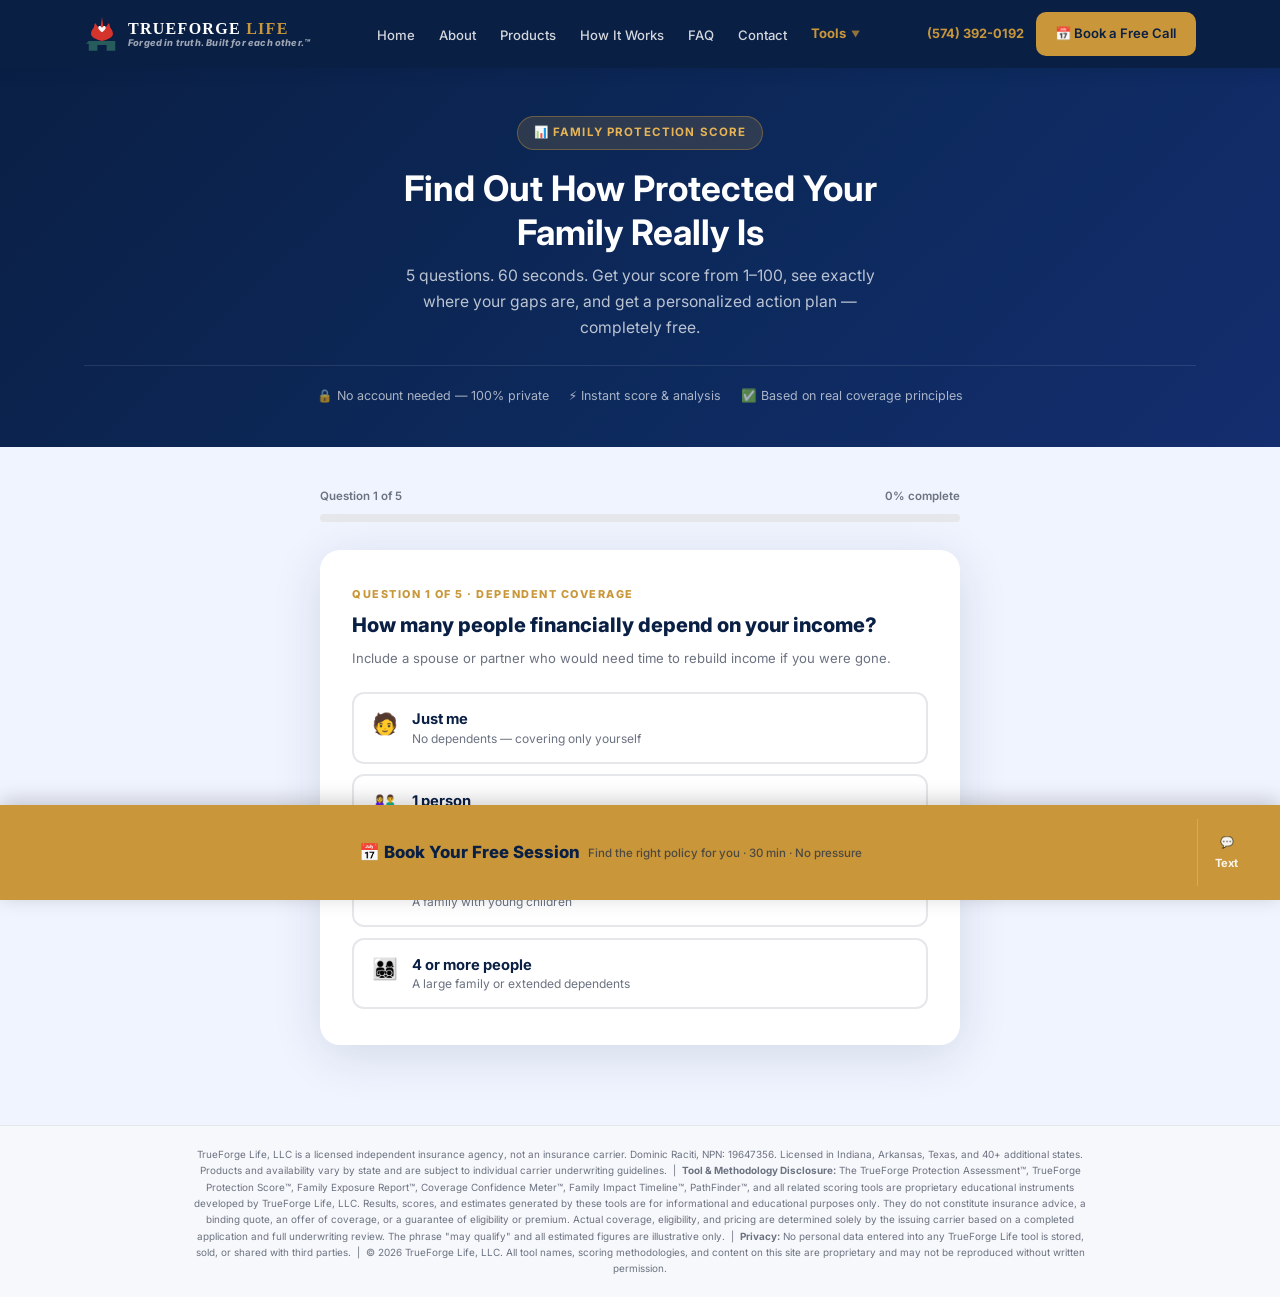
<file: protection-score.html>
<!DOCTYPE html>
<html lang="en">
<head>
<!-- Google tag (gtag.js) -->
<script async src="https://www.googletagmanager.com/gtag/js?id=AW-18230549825"></script>
<script>
  window.dataLayer = window.dataLayer || [];
  function gtag(){dataLayer.push(arguments);}
  gtag('js', new Date());
  gtag('config', 'AW-18230549825');
</script>
  <meta charset="UTF-8" />
  <link rel="icon" type="image/svg+xml" href="images/logo-icon.svg" />
  <meta name="viewport" content="width=device-width, initial-scale=1.0" />
  <title>Family Protection Score — Coverage Grade | TrueForge Life</title>
  <meta name="description" content="Get your free Family Protection Score (1–100). Answer 5 questions to see your coverage grade, identify gaps, and get a personalized action plan." />
  <meta name="robots" content="index, follow" />
  <meta name="geo.region" content="US-IN" />
  <meta name="geo.placename" content="Indiana" />
  <meta name="ICBM" content="41.6764, -86.2520" />
  <link rel="canonical" href="https://trueforgeinsurance.com/protection-score.html" />
  <meta property="og:type" content="website" />
  <meta property="og:title" content="Family Protection Score — TrueForge Life" />
  <meta property="og:description" content="Find out how protected your family really is. 5 questions. Instant score. Free action plan." />
  <meta property="og:url" content="https://trueforgeinsurance.com/protection-score.html" />
  <meta property="og:image" content="https://trueforgeinsurance.com/images/agent-photo.jpg" />
  <meta property="og:site_name" content="TrueForge Life" />
  <meta name="twitter:card" content="summary_large_image" />
  <meta name="twitter:title" content="Family Protection Score — TrueForge Life" />
  <meta name="twitter:description" content="5 questions. Instant score 1–100. See exactly where your family's coverage gaps are." />
  <meta name="twitter:image" content="https://trueforgeinsurance.com/images/agent-photo.jpg" />
  <link rel="preconnect" href="https://fonts.googleapis.com" />
  <link rel="preconnect" href="https://fonts.gstatic.com" crossorigin />
  <link rel="preload" as="style" href="https://fonts.googleapis.com/css2?family=Inter:wght@400;500;600;700;800&display=swap" />
  <link rel="stylesheet" href="https://fonts.googleapis.com/css2?family=Inter:wght@400;500;600;700;800&display=swap" media="print" onload="this.media='all'" />
  <noscript><link rel="stylesheet" href="https://fonts.googleapis.com/css2?family=Inter:wght@400;500;600;700;800&display=swap" /></noscript>
  <link rel="stylesheet" href="css/styles.css" />
  <script type="application/ld+json">
  {
    "@context": "https://schema.org",
    "@type": "WebPage",
    "name": "Family Protection Score — TrueForge Life",
    "description": "Take a 5-question quiz to discover your Family Protection Score (1–100) and get a personalized gap analysis and coverage recommendations.",
    "url": "https://trueforgeinsurance.com/protection-score.html",
    "isPartOf": {
      "@type": "InsuranceAgency",
      "name": "TrueForge Life",
      "url": "https://trueforgeinsurance.com",
      "address": { "@type": "PostalAddress", "addressRegion": "IN", "addressCountry": "US" }
    }
  }
  </script>
  <style>
  body { background: #f0f4ff; }

  /* ─── HERO ─── */
  .ps-hero {
    background: linear-gradient(135deg, #0a1f44 0%, #0d2a5e 60%, #142d6e 100%);
    padding: 3rem 0 2.5rem; text-align: center;
  }
  .ps-eyebrow {
    display: inline-flex; align-items: center; gap: .4rem;
    background: rgba(201,151,58,.18); border: 1px solid rgba(201,151,58,.4);
    color: var(--gold-light); font-size: .72rem; font-weight: 700;
    letter-spacing: .1em; text-transform: uppercase;
    padding: .4rem 1rem; border-radius: 99px; margin-bottom: 1rem;
  }
  .ps-hero h1 { color: #fff; font-size: clamp(1.5rem,3.5vw,2.2rem); margin-bottom: .6rem; max-width: 560px; margin-inline: auto; }
  .ps-hero p  { color: rgba(255,255,255,.72); font-size: .98rem; max-width: 500px; margin: 0 auto 1.5rem; line-height: 1.65; }
  .ps-trust-row { display: flex; justify-content: center; flex-wrap: wrap; gap: 1.25rem; padding-top: 1.25rem; border-top: 1px solid rgba(255,255,255,.1); }
  .ps-trust-row span { color: rgba(255,255,255,.65); font-size: .78rem; display: flex; align-items: center; gap: .3rem; }

  /* ─── QUIZ SHELL ─── */
  .ps-wrap { max-width: 680px; margin: 0 auto; padding: 2.5rem 1.25rem 5rem; }

  /* Progress bar */
  .ps-progress { margin-bottom: 1.75rem; }
  .ps-prog-row { display: flex; justify-content: space-between; font-size: .72rem; font-weight: 600; color: var(--gray); margin-bottom: .5rem; }
  .ps-prog-track { height: 8px; background: var(--gray-light); border-radius: 99px; overflow: hidden; }
  .ps-prog-fill  { height: 100%; background: linear-gradient(90deg, var(--navy), var(--gold)); border-radius: 99px; transition: width .4s ease; }

  /* Question card */
  .ps-card {
    background: #fff; border-radius: 20px; padding: 2.25rem 2rem;
    box-shadow: 0 10px 50px rgba(10,31,68,.12);
    animation: fadeIn .25s ease;
  }
  @keyframes fadeIn { from{opacity:0;transform:translateY(10px)} to{opacity:1;transform:none} }
  .ps-q-num { font-size: .68rem; font-weight: 800; text-transform: uppercase; letter-spacing: .14em; color: var(--gold); margin-bottom: .5rem; }
  .ps-q-text { font-size: 1.25rem; font-weight: 800; color: var(--navy); margin-bottom: 1.5rem; line-height: 1.35; }
  .ps-q-sub  { font-size: .82rem; color: var(--gray); margin-top: -.9rem; margin-bottom: 1.4rem; }

  .ps-opts { display: flex; flex-direction: column; gap: .65rem; }
  .ps-opt {
    display: flex; align-items: flex-start; gap: .85rem;
    padding: 1rem 1.15rem; border: 2px solid var(--gray-light);
    border-radius: 12px; cursor: pointer; font-family: var(--font);
    background: #fff; text-align: left; transition: all .15s; width: 100%;
  }
  .ps-opt:hover { border-color: var(--navy); background: #f0f4ff; }
  .ps-opt.sel   { border-color: var(--navy); background: #eef2ff; }
  .ps-opt-icon { font-size: 1.3rem; flex-shrink: 0; margin-top: .05rem; }
  .ps-opt-text { flex: 1; }
  .ps-opt-label { font-size: .92rem; font-weight: 700; color: var(--navy); display: block; }
  .ps-opt-desc  { font-size: .75rem; color: var(--gray); margin-top: .15rem; display: block; }

  .ps-next {
    margin-top: 1.5rem; width: 100%;
    background: var(--navy); color: #fff;
    border: none; border-radius: 11px; padding: 1rem 1.5rem;
    font-size: 1rem; font-weight: 800; font-family: var(--font);
    cursor: pointer; transition: all .18s; display: none;
    justify-content: center; align-items: center; gap: .4rem;
  }
  .ps-next.visible { display: flex; }
  .ps-next:hover { background: #0d2a5e; transform: translateY(-2px); }
  .ps-ctx-callout {
    background: linear-gradient(135deg, #f0f4ff, #e8eeff);
    border-left: 3px solid var(--navy); border-radius: 10px;
    padding: .75rem 1rem; font-size: .82rem; color: var(--navy);
    line-height: 1.6; font-style: italic; margin-bottom: .75rem;
    animation: fadeIn .3s ease;
  }
  @keyframes fadeIn { from { opacity: 0; transform: translateY(4px); } to { opacity: 1; transform: translateY(0); } }

  /* ─── RESULTS ─── */
  .ps-results { display: none; }
  .ps-results.show { display: block; animation: fadeIn .4s ease; }

  /* Score ring */
  .ps-score-ring-wrap { text-align: center; margin-bottom: 2rem; }
  .ps-ring-svg { width: 200px; height: 200px; margin: 0 auto 1rem; display: block; }
  .ps-ring-bg   { fill: none; stroke: #e5e7eb; stroke-width: 14; }
  .ps-ring-fill { fill: none; stroke-width: 14; stroke-linecap: round;
    transform: rotate(-90deg); transform-origin: center;
    transition: stroke-dasharray 1.2s ease, stroke .4s; }
  .ps-score-num { font-size: 2.5rem; font-weight: 800; }
  .ps-score-label { font-size: .8rem; font-weight: 700; letter-spacing: .1em; text-transform: uppercase; }
  .ps-grade-badge {
    display: inline-block; padding: .4rem 1.2rem; border-radius: 99px;
    font-size: .95rem; font-weight: 800; margin-top: .5rem;
  }

  /* Category breakdown */
  .ps-cats { display: flex; flex-direction: column; gap: .8rem; margin-bottom: 1.75rem; }
  .ps-cat-row { }
  .ps-cat-top { display: flex; justify-content: space-between; font-size: .8rem; font-weight: 600; color: var(--navy); margin-bottom: .35rem; }
  .ps-cat-track { height: 8px; background: var(--gray-light); border-radius: 99px; overflow: hidden; }
  .ps-cat-fill  { height: 100%; border-radius: 99px; transition: width 1s ease; }

  /* Gap cards */
  .ps-gaps-title { font-size: 1.1rem; font-weight: 800; color: var(--navy); margin-bottom: 1rem; }
  .ps-gaps { display: flex; flex-direction: column; gap: .75rem; margin-bottom: 1.75rem; }
  .ps-gap-card {
    border-radius: 12px; padding: 1rem 1.15rem;
    display: flex; align-items: flex-start; gap: .8rem;
  }
  .ps-gap-card.critical { background: #fef2f2; border: 1px solid #fca5a5; }
  .ps-gap-card.warning  { background: #fffbeb; border: 1px solid #fde68a; }
  .ps-gap-card.good     { background: #f0fdf4; border: 1px solid #86efac; }
  .ps-gap-icon { font-size: 1.25rem; flex-shrink: 0; }
  .ps-gap-body h4 { font-size: .88rem; font-weight: 800; margin-bottom: .25rem; }
  .ps-gap-card.critical h4 { color: #991b1b; }
  .ps-gap-card.warning  h4 { color: #92400e; }
  .ps-gap-card.good     h4 { color: #166534; }
  .ps-gap-body p { font-size: .78rem; line-height: 1.5; color: var(--gray); margin: 0; }

  /* Result CTAs */
  .ps-res-ctas { display: flex; flex-direction: column; gap: .65rem; margin-bottom: 1.75rem; }
  .ps-res-cta-primary {
    display: flex; align-items: center; justify-content: center; gap: .5rem;
    background: var(--gold); color: var(--navy); font-weight: 800; font-size: 1rem;
    padding: 1rem 1.5rem; border-radius: 10px; text-decoration: none;
    box-shadow: 0 4px 16px rgba(201,151,58,.4); transition: all .2s; text-align: center;
  }
  .ps-res-cta-primary:hover { background: var(--gold-light); transform: translateY(-2px); }
  .ps-res-cta-secondary {
    display: flex; align-items: center; justify-content: center; gap: .5rem;
    background: var(--navy); color: #fff; font-weight: 700; font-size: .9rem;
    padding: .85rem 1.25rem; border-radius: 10px; text-decoration: none; text-align: center; transition: all .18s;
  }
  .ps-res-cta-secondary:hover { background: #0d2a5e; }
  .ps-retake { background: none; border: none; color: var(--gray); font-size: .78rem; font-family: var(--font); cursor: pointer; text-decoration: underline; text-align: center; width: 100%; margin-top: .5rem; }

  .ps-disc { font-size: .67rem; color: var(--gray); line-height: 1.5; padding: 1rem; border: 1px solid var(--gray-light); border-radius: 10px; margin-top: 1.25rem; }
  </style>
</head>
<body>

<!-- NAV -->
<nav class="nav">
  <div class="container nav-inner">
    <a href="index.html" class="nav-logo-text" style="display:flex;align-items:center;gap:0.5rem;text-decoration:none;">
      <img src="images/logo-icon.svg" alt="TrueForge Life logo" height="38" width="36" style="display:block;flex-shrink:0;" />
      <span style="display:flex;flex-direction:column;line-height:1.1;">
        <span style="font-family:Georgia,serif;font-weight:700;font-size:1rem;letter-spacing:0.08em;color:#fff;">TRUEFORGE <span style="color:var(--gold)">LIFE</span></span>
        <span style="font-size:0.58rem;font-style:italic;color:rgba(255,255,255,0.6);letter-spacing:0.02em;">Forged in truth. Built for each other.&#8482;</span>
      </span>
    </a>
    <button class="hamburger" aria-label="Menu">
      <span></span><span></span><span></span>
    </button>
    <ul class="nav-links">
      <li><a href="index.html">Home</a></li>
      <li><a href="about.html">About</a></li>
      <li><a href="products.html">Products</a></li>
      <li><a href="how-it-works.html">How It Works</a></li>
      <li><a href="faq.html">FAQ</a></li>
      <li><a href="contact.html">Contact</a></li>
      <li>
        <a href="assess.html" class="nav-dropdown-toggle" style="color:var(--gold);font-weight:700;">
          Tools <span class="caret">▼</span>
        </a>
        <div class="nav-dropdown">
          <a href="assess.html">
            <span class="dd-icon" style="background:#fff8ee;">🎯</span>
            <span class="dd-text">
              <span class="dd-title">Assess My Risk</span>
              <span class="dd-sub">Get your Protection Score™</span>
            </span>
          </a>
          <a href="enroll.html">
            <span class="dd-icon" style="background:#f0f4ff;">✦</span>
            <span class="dd-text">
              <span class="dd-title">Coverage Assistant</span>
              <span class="dd-sub">Find the right product</span>
            </span>
          </a>
          <a href="family-impact.html">
            <span class="dd-icon" style="background:#f0fff4;">📅</span>
            <span class="dd-text">
              <span class="dd-title">Family Impact Timeline</span>
              <span class="dd-sub">See what's at stake</span>
            </span>
          </a>
          <div class="nav-dropdown-divider"></div>
          <a href="pathfinder.html">
            <span class="dd-icon" style="background:#fff8ee;">✦</span>
            <span class="dd-text">
              <span class="dd-title">PathFinder</span>
              <span class="dd-sub">Coverage quiz & guidance</span>
            </span>
          </a>
          <a href="mortgage-calculator.html">
            <span class="dd-icon" style="background:#f5f0ff;">🏠</span>
            <span class="dd-text">
              <span class="dd-title">Mortgage Calculator</span>
              <span class="dd-sub">Estimate your coverage need</span>
            </span>
          </a>
          <a href="protection-score.html">
            <span class="dd-icon" style="background:#fff0f0;">🏆</span>
            <span class="dd-text">
              <span class="dd-title">Protection Score</span>
              <span class="dd-sub">Learn about your score</span>
            </span>
          </a>
        </div>
      </li>
    </ul>
    <div class="nav-cta">
      <a href="tel:+15743920192" class="nav-phone" style="font-size:0.8rem;">(574) 392-0192</a>
      <a href="https://calendly.com/dominic-trueforgeinsurance/30min" class="btn btn-primary" target="_blank" rel="noopener" style="font-size:0.82rem;padding:0.55rem 1.1rem;white-space:nowrap;">📅 Book a Free Call</a>
    </div>
  </div>
</nav>

<!-- HERO -->
<div class="ps-hero">
  <div class="container">
    <div class="ps-eyebrow">📊 Family Protection Score</div>
    <h1>Find Out How Protected Your Family Really Is</h1>
    <p>5 questions. 60 seconds. Get your score from 1–100, see exactly where your gaps are, and get a personalized action plan — completely free.</p>
    <div class="ps-trust-row">
      <span>🔒 No account needed — 100% private</span>
      <span>⚡ Instant score &amp; analysis</span>
      <span>✅ Based on real coverage principles</span>
    </div>
  </div>
</div>

<!-- QUIZ -->
<div class="ps-wrap">

  <!-- QUIZ SECTION -->
  <div id="quizSection">
    <div class="ps-progress">
      <div class="ps-prog-row">
        <span id="progLabel">Question 1 of 5</span>
        <span id="progPct">0% complete</span>
      </div>
      <div class="ps-prog-track"><div class="ps-prog-fill" id="progFill" style="width:0%"></div></div>
    </div>

    <div class="ps-card" id="questionCard">
      <!-- Q content injected by JS -->
    </div>
  </div>

  <!-- RESULTS SECTION -->
  <div id="resultsSection" class="ps-results">
    <!-- Score ring -->
    <div class="ps-card" style="margin-bottom:1.25rem;">
      <div class="ps-score-ring-wrap">
        <svg class="ps-ring-svg" viewBox="0 0 200 200">
          <circle class="ps-ring-bg" cx="100" cy="100" r="82"/>
          <circle class="ps-ring-fill" id="ringFill" cx="100" cy="100" r="82" stroke="#16a34a" stroke-dasharray="0 515"/>
          <text x="100" y="92" text-anchor="middle" font-family="Inter,sans-serif" font-size="46" font-weight="800" id="scoreNum" fill="#0a1f44">0</text>
          <text x="100" y="116" text-anchor="middle" font-family="Inter,sans-serif" font-size="13" font-weight="700" fill="#6b7280">out of 100</text>
        </svg>
        <div id="gradeBadge" class="ps-grade-badge"></div>
      </div>

      <div style="font-size:.82rem;color:var(--gray);text-align:center;margin-bottom:1.5rem;line-height:1.6;" id="scoreNarrative"></div>

      <!-- Category bars -->
      <div style="font-size:.9rem;font-weight:800;color:var(--navy);margin-bottom:.9rem;">Score Breakdown by Category</div>
      <div class="ps-cats" id="catBars"></div>
    </div>

    <!-- Gap analysis -->
    <div class="ps-card" style="margin-bottom:1.25rem;">
      <div class="ps-gaps-title">Your Protection Gap Analysis</div>
      <div class="ps-gaps" id="gapCards"></div>
    </div>

    <!-- CTAs -->
    <div class="ps-card">
      <div style="text-align:center;margin-bottom:1.25rem;">
        <div style="font-size:1.1rem;font-weight:800;color:var(--navy);margin-bottom:.4rem;">Your Personalized Next Step</div>
        <div style="font-size:.82rem;color:var(--gray);" id="ctaContext"></div>
      </div>
      <div class="ps-res-ctas">
        <a href="pathfinder.html" class="ps-res-cta-primary">🧭 Get My Coverage Recommendations →</a>
        <a href="https://calendly.com/dominic-trueforgeinsurance/30min" target="_blank" rel="noopener" class="ps-res-cta-secondary">📅 Schedule a Free Call with Dominic</a>
        <a href="mortgage-calculator.html" style="display:flex;align-items:center;justify-content:center;gap:.4rem;font-size:.82rem;color:var(--navy);font-weight:600;text-decoration:none;margin-top:.25rem;">🏠 Have a mortgage? Also try the Mortgage Risk Calculator →</a>
      </div>
      <div style="text-align:center;">
        <button class="ps-retake" onclick="resetQuiz()">↩ Retake the quiz</button>
      </div>
      <div class="ps-disc">
        This score is for educational purposes only and is not an assessment of your eligibility for any insurance product. Coverage recommendations are general in nature. Speak with a licensed agent like Dominic Raciti to understand your specific options. TrueForge Life, LLC — licensed independent insurance agency.
      </div>
    </div>
  </div>

</div>

<div style="background:#f7f8fc;border-top:1px solid #e5e7eb;padding:1.25rem 1.5rem;">
<p style="font-size:.62rem;color:#6b7280;line-height:1.65;margin:0;max-width:900px;margin-inline:auto;text-align:center;">TrueForge Life, LLC is a licensed independent insurance agency, not an insurance carrier. Dominic Raciti, NPN: 19647356. Licensed in Indiana, Arkansas, Texas, and 40+ additional states. Products and availability vary by state and are subject to individual carrier underwriting guidelines. &nbsp;|&nbsp; <strong>Tool &amp; Methodology Disclosure:</strong> The TrueForge Protection Assessment&#8482;, TrueForge Protection Score&#8482;, Family Exposure Report&#8482;, Coverage Confidence Meter&#8482;, Family Impact Timeline&#8482;, PathFinder&#8482;, and all related scoring tools are proprietary educational instruments developed by TrueForge Life, LLC. Results, scores, and estimates generated by these tools are for informational and educational purposes only. They do not constitute insurance advice, a binding quote, an offer of coverage, or a guarantee of eligibility or premium. Actual coverage, eligibility, and pricing are determined solely by the issuing carrier based on a completed application and full underwriting review. The phrase "may qualify" and all estimated figures are illustrative only. &nbsp;|&nbsp; <strong>Privacy:</strong> No personal data entered into any TrueForge Life tool is stored, sold, or shared with third parties. &nbsp;|&nbsp; &copy; 2026 TrueForge Life, LLC. All tool names, scoring methodologies, and content on this site are proprietary and may not be reproduced without written permission.</p>
</div>
<div class="sticky-call-bar" style="display:flex;gap:0;">
  <a href="https://calendly.com/dominic-trueforgeinsurance/30min" target="_blank" rel="noopener" style="flex:1;border-right:1px solid rgba(255,255,255,0.2);">
    📅 Book Your Free Session
    <span class="sub">Find the right policy for you · 30 min · No pressure</span>
  </a>
  <a href="sms:+15743920192?body=Hi%20Dominic%2C%20I%27d%20like%20to%20discuss%20my%20coverage%20options." style="flex-shrink:0;padding:0.85rem 1.1rem;display:flex;flex-direction:column;align-items:center;justify-content:center;font-size:0.7rem;font-weight:700;color:rgba(255,255,255,0.9);gap:0.2rem;">
    💬<span>Text</span>
  </a>
</div>

<script src="js/main.js"></script>
<script>
/* ════════════════════════════════════════════════════════════
   QUIZ DATA
════════════════════════════════════════════════════════════ */
const QUESTIONS = [
  {
    num: 1,
    text: "How many people financially depend on your income?",
    sub: "Include a spouse or partner who would need time to rebuild income if you were gone.",
    category: "Dependent Coverage",
    opts: [
      { icon: "🧑", label: "Just me",            desc: "No dependents — covering only yourself",     pts: 10, val: "none" },
      { icon: "👫", label: "1 person",            desc: "A spouse, partner, or one child",             pts: 7,  val: "one" },
      { icon: "👨‍👩‍👧", label: "2–3 people",          desc: "A family with young children",              pts: 4,  val: "few" },
      { icon: "👨‍👩‍👧‍👦", label: "4 or more people",    desc: "A large family or extended dependents",     pts: 2,  val: "many" },
    ]
  },
  {
    num: 2,
    text: "Do you have a mortgage or major debt your family couldn't handle alone?",
    sub: "Think: what obligations would your family be left with if your income stopped.",
    category: "Mortgage Protection",
    opts: [
      { icon: "🏠", label: "Yes — mortgage + other debts",  desc: "Significant financial obligations",              pts: 2,  val: "high" },
      { icon: "🏡", label: "Yes — mortgage only",           desc: "Home loan is the primary obligation",            pts: 5,  val: "mort" },
      { icon: "💳", label: "Some debt, no mortgage",        desc: "Car payments, student loans, etc.",              pts: 7,  val: "debt" },
      { icon: "✅", label: "No significant debt",           desc: "Home paid off or no major obligations",          pts: 10, val: "none" },
    ]
  },
  {
    num: 3,
    text: "What is your household's approximate annual income?",
    sub: "Used to estimate how much coverage your family would need to replace your income.",
    category: "Income Replacement",
    opts: [
      { icon: "💵", label: "Under $50,000",           desc: "Essential coverage is still critical",          pts: 6,  val: "low",  inc: 35000 },
      { icon: "💵", label: "$50,000 – $100,000",      desc: "Standard middle-income range",                  pts: 7,  val: "mid",  inc: 75000 },
      { icon: "💵", label: "$100,000 – $200,000",     desc: "Higher income = larger gap without coverage",   pts: 8,  val: "hi",   inc: 150000 },
      { icon: "💵", label: "$200,000+",               desc: "Significant replacement coverage needed",       pts: 9,  val: "vhi",  inc: 250000 },
    ]
  },
  {
    num: 4,
    text: "How much life insurance do you currently have in place?",
    sub: "Include all policies — employer-provided group life, personal policies, etc.",
    category: "Coverage Amount",
    opts: [
      { icon: "❌", label: "None",                      desc: "No life insurance at all",                     pts: 0,  val: "none", cov: 0 },
      { icon: "⚡", label: "Under $50,000",              desc: "Small policy or minimal group life",            pts: 3,  val: "low",  cov: 25000 },
      { icon: "📋", label: "$50,000 – $250,000",        desc: "Moderate coverage",                             pts: 7,  val: "mid",  cov: 150000 },
      { icon: "🛡️", label: "Over $250,000",              desc: "Substantial coverage in place",                 pts: 14, val: "hi",   cov: 350000 },
    ]
  },
  {
    num: 5,
    text: "How old are you?",
    sub: "Age affects both the cost of coverage and how long your family may depend on your income.",
    category: "Age & Timing",
    opts: [
      { icon: "🌱", label: "Under 35",          desc: "Best rates — now is the ideal time to lock in",        pts: 10, val: "young", age: 28 },
      { icon: "📈", label: "35 – 49",           desc: "Good rates available — act before health changes",      pts: 8,  val: "mid",   age: 42 },
      { icon: "⏰", label: "50 – 64",           desc: "Coverage still available, rates higher with delay",     pts: 5,  val: "older", age: 57 },
      { icon: "🔴", label: "65 or older",        desc: "Final expense / guaranteed issue options available",   pts: 2,  val: "snr",  age: 70 },
    ]
  }
];

/* ════════════════════════════════════════════════════════════
   STATE
════════════════════════════════════════════════════════════ */
let cur = 0;
let answers = [];

/* ════════════════════════════════════════════════════════════
   RENDER QUESTION
════════════════════════════════════════════════════════════ */
function renderQ() {
  const q = QUESTIONS[cur];
  const pct = Math.round((cur / QUESTIONS.length) * 100);
  document.getElementById('progLabel').textContent = `Question ${cur + 1} of ${QUESTIONS.length}`;
  document.getElementById('progPct').textContent   = pct + '% complete';
  document.getElementById('progFill').style.width  = pct + '%';

  let html = `<div class="ps-q-num">Question ${q.num} of ${QUESTIONS.length} · ${q.category}</div>`;
  html += `<div class="ps-q-text">${q.text}</div>`;
  if (q.sub) html += `<div class="ps-q-sub">${q.sub}</div>`;
  html += `<div class="ps-opts">`;
  q.opts.forEach((o, i) => {
    const sel = answers[cur] === i ? ' sel' : '';
    html += `<button class="ps-opt${sel}" onclick="pick(${i})">
      <span class="ps-opt-icon">${o.icon}</span>
      <span class="ps-opt-text">
        <span class="ps-opt-label">${o.label}</span>
        <span class="ps-opt-desc">${o.desc}</span>
      </span>
    </button>`;
  });
  html += `</div>`;
  if (answers[cur] !== undefined) {
    const ctx = (EMOTIONAL_CONTEXT[cur] || [])[answers[cur]];
    if (ctx) html += `<div class="ps-ctx-callout">${ctx}</div>`;
  }
  html += `<button class="ps-next${answers[cur] !== undefined ? ' visible' : ''}" id="nextBtn" onclick="next()">
    ${cur < QUESTIONS.length - 1 ? 'Next Question →' : '📊 Get My Protection Score →'}
  </button>`;
  document.getElementById('questionCard').innerHTML = html;
}

const EMOTIONAL_CONTEXT = [
  // Q1: Dependents
  [
    'No dependents reduces your urgency — but final expenses still fall to someone. A small policy handles that completely.',
    'One person counting on you. If you were gone tomorrow, what would their month look like without your income?',
    'Young children and a mortgage are the two highest-stakes combination in life insurance. Your score reflects that.',
    'A large family means each person is depending on you — multiply that by years of income. The math gets real fast.'
  ],
  // Q2: Mortgage/debt
  [
    'No mortgage, no debt — your family\'s financial risk is significantly lower than most. This is a real advantage.',
    'A mortgage without a dedicated protection plan means one missed paycheck could trigger a foreclosure clock.',
    'Mortgage and additional debt together is the most common scenario we see lead to financial crisis after a loss.',
    'Debt outlives you. Without coverage, it becomes your family\'s debt to manage on a single income.'
  ],
  // Q3: Income
  [
    'Lower income doesn\'t mean lower risk — it often means less margin for error when income stops.',
    'A mid-range income with no coverage leaves a gap your family would feel within 90 days.',
    'Higher income means higher lifestyle costs. Your family would need years of replacement to maintain it.',
    'High income, high responsibility — the gap between zero coverage and what\'s needed is widest at this level.'
  ],
  // Q4: Existing coverage
  [
    'Zero coverage is the most common situation — and the most fixable. This is where you start.',
    'Under $50K covers funeral costs and maybe 6 months of expenses. It\'s a start — but not a finish.',
    'Moderate coverage is better than most — but the 10× income standard likely means a gap still exists.',
    'Strong coverage. The question now is whether it\'s properly structured and beneficiaries are current.'
  ],
  // Q5: Age
  [
    'Under 35 is the single best window in your lifetime to lock in low rates. This fact only gets less true with time.',
    'The 35–49 window still offers excellent rates. Every year of delay adds cost and health-change risk.',
    'The 50–64 window is workable — but the urgency is real. Don\'t let this window close without acting.',
    'Options still exist at 65+. Final expense policies with no health exam are designed for exactly this situation.'
  ]
];

function pick(idx) {
  answers[cur] = idx;
  renderQ();
  setTimeout(next, 420);
}

function next() {
  if (answers[cur] === undefined) return;
  if (cur < QUESTIONS.length - 1) {
    cur++;
    renderQ();
  } else {
    showResults();
  }
}

/* ════════════════════════════════════════════════════════════
   SCORE ENGINE
════════════════════════════════════════════════════════════ */

// Max pts per question: Q1=10, Q2=10, Q3=9, Q4=14, Q5=10 → raw max=53
// Category weights: Coverage Amount (0-30), Mortgage (0-20), Dependents (0-20), Income (0-20), Age (0-10)
// Scale raw score to 0-100

const CAT_MAX = { "Coverage Amount": 14, "Mortgage Protection": 10, "Dependent Coverage": 10, "Income Replacement": 9, "Age & Timing": 10 };
const CAT_SCALE = { "Coverage Amount": 30, "Mortgage Protection": 20, "Dependent Coverage": 20, "Income Replacement": 20, "Age & Timing": 10 };

function calcScore() {
  let catPts = {};
  QUESTIONS.forEach((q, i) => {
    const pts = q.opts[answers[i]].pts;
    catPts[q.category] = (catPts[q.category] || 0) + pts;
  });

  let total = 0;
  let catScores = {};
  Object.keys(CAT_MAX).forEach(cat => {
    const raw = catPts[cat] || 0;
    const scaled = Math.round((raw / CAT_MAX[cat]) * CAT_SCALE[cat]);
    catScores[cat] = { raw, scaled, max: CAT_SCALE[cat] };
    total += scaled;
  });

  return { total, catScores };
}

function gradeFor(score) {
  if (score >= 80) return { label: 'Well Protected', color: '#16a34a', bg: '#dcfce7', ring: '#16a34a' };
  if (score >= 60) return { label: 'Partially Protected', color: '#d97706', bg: '#fef9c3', ring: '#eab308' };
  if (score >= 40) return { label: 'At Risk', color: '#ea580c', bg: '#ffedd5', ring: '#f97316' };
  return { label: 'Critically Unprotected', color: '#dc2626', bg: '#fee2e2', ring: '#dc2626' };
}

/* ════════════════════════════════════════════════════════════
   GAP ANALYSIS
════════════════════════════════════════════════════════════ */
function buildGaps(catScores) {
  const ans = answers;
  const gaps = [];
  const depVal  = QUESTIONS[0].opts[ans[0]].val;
  const mortVal = QUESTIONS[1].opts[ans[1]].val;
  const incVal  = QUESTIONS[2].opts[ans[2]].inc;
  const covVal  = QUESTIONS[3].opts[ans[3]].cov;
  const ageVal  = QUESTIONS[4].opts[ans[4]].age;

  // Coverage adequacy
  const idealCov = incVal * 10;
  const covPct   = catScores['Coverage Amount'].scaled;
  if (covVal === 0) {
    gaps.push({ type: 'critical', icon: '❌', title: 'No Life Insurance — Highest Priority', body: `You have zero life insurance coverage. Your family would face all debts, expenses, and income replacement needs with no financial safety net. This is the single most important gap to address.` });
  } else if (covVal < idealCov * 0.4) {
    gaps.push({ type: 'critical', icon: '⚠️', title: 'Severely Under-Insured', body: `Your current coverage of ~$${covVal.toLocaleString()} covers only a fraction of your recommended amount (~$${idealCov.toLocaleString()}). A loss would leave your family in a very difficult position.` });
  } else if (covVal < idealCov * 0.75) {
    gaps.push({ type: 'warning', icon: '⚡', title: 'Coverage Gap — Partial Protection', body: `Your current coverage is a good start but may fall short. Aim for 10× your annual income (~$${idealCov.toLocaleString()}) to fully replace earnings for your family.` });
  } else {
    gaps.push({ type: 'good', icon: '✅', title: 'Coverage Amount — Strong', body: `Your current coverage aligns well with income-replacement guidelines. Keep policies current and review after major life events.` });
  }

  // Mortgage
  if (mortVal === 'high') {
    gaps.push({ type: 'critical', icon: '🏠', title: 'Mortgage + Debt — Significant Exposure', body: `Your family carries both a mortgage and additional debt. Without a dedicated mortgage protection policy, these obligations continue regardless of income. This double exposure is one of the most common causes of financial hardship after a loss.` });
  } else if (mortVal === 'mort') {
    gaps.push({ type: 'warning', icon: '🏡', title: 'Mortgage Protection — Review Needed', body: `A dedicated mortgage protection policy ensures your home is secure no matter what. Even if you have general life insurance, a separate policy earmarked for the mortgage gives your family certainty.` });
  } else if (mortVal !== 'none') {
    gaps.push({ type: 'warning', icon: '💳', title: 'Outstanding Debt — Consider Coverage', body: `Your debts could become a burden for surviving family members. Coverage that specifically addresses these obligations may be worth exploring.` });
  } else {
    gaps.push({ type: 'good', icon: '✅', title: 'Mortgage / Debt — Low Exposure', body: `With no major mortgage or debt obligations, your family's financial risk is lower. Focus on income replacement and any remaining gaps.` });
  }

  // Dependents
  if (depVal === 'many') {
    gaps.push({ type: 'critical', icon: '👨‍👩‍👧‍👦', title: 'Large Family — Maximum Protection Needed', body: `With 4+ dependents, your coverage needs are above average. Each person relying on your income represents a significant financial obligation. Review your total coverage to ensure all needs are met.` });
  } else if (depVal === 'few') {
    gaps.push({ type: 'warning', icon: '👨‍👩‍👧', title: 'Family Coverage — Prioritize Children', body: `With young children depending on your income, protection is essential. Consider both income replacement and a term policy that covers your children through college age.` });
  } else if (depVal === 'one') {
    gaps.push({ type: 'warning', icon: '👫', title: 'Spousal / Partner Protection', body: `Your spouse or partner would need time to rebuild income and stability. Coverage that replaces 2–3 years of income gives them financial breathing room.` });
  } else {
    gaps.push({ type: 'good', icon: '✅', title: 'Dependents — Lower Risk Profile', body: `With no dependents, your primary concern is final expenses and any debts you'd leave behind. A modest final expense policy may be all you need.` });
  }

  // Age / timing
  if (ageVal < 35) {
    gaps.push({ type: 'good', icon: '🌱', title: 'Ideal Age to Lock In Rates', body: `You are in the best window for affordable life insurance. Rates increase with age and health changes — locking in coverage now protects your insurability and your wallet for decades.` });
  } else if (ageVal < 50) {
    gaps.push({ type: 'warning', icon: '⏰', title: 'Act Before Rates Increase Further', body: `Rates are still favorable, but each year of delay increases premiums. A health event could affect insurability. Now is the time to secure coverage.` });
  } else if (ageVal < 65) {
    gaps.push({ type: 'warning', icon: '⚡', title: 'Coverage Window is Narrowing', body: `Options still exist, but fewer carriers and higher rates apply. Final expense and simplified-issue products are a practical path if health is a concern.` });
  } else {
    gaps.push({ type: 'critical', icon: '🔴', title: 'Guaranteed Options — Act Now', body: `At this stage, guaranteed issue or graded benefit final expense policies are the primary path. These have no health questions and ensure your family avoids funeral and final expense burdens.` });
  }

  return gaps;
}

/* ════════════════════════════════════════════════════════════
   SHOW RESULTS
════════════════════════════════════════════════════════════ */
function showResults() {
  document.getElementById('quizSection').style.display = 'none';
  document.getElementById('progFill').style.width = '100%';

  const { total, catScores } = calcScore();
  const grade = gradeFor(total);

  // Animate ring
  const circ = 2 * Math.PI * 82; // ≈515
  const fill  = (total / 100) * circ;

  document.getElementById('resultsSection').classList.add('show');

  setTimeout(() => {
    document.getElementById('ringFill').style.stroke = grade.ring;
    document.getElementById('ringFill').style.strokeDasharray = `${fill} ${circ}`;

    // Count up score
    let n = 0;
    const el = document.getElementById('scoreNum');
    const t = setInterval(() => {
      n = Math.min(n + 2, total);
      el.textContent = n;
      if (n >= total) clearInterval(t);
    }, 18);
  }, 100);

  document.getElementById('gradeBadge').textContent = grade.label;
  document.getElementById('gradeBadge').style.background = grade.bg;
  document.getElementById('gradeBadge').style.color = grade.color;

  // Narrative
  const narratives = {
    crit: `Your score reveals significant gaps in your family's protection. The good news: coverage is available and many gaps can be addressed quickly and affordably. The most important step is to start now.`,
    risk: `You have some protection in place, but key gaps remain that could leave your family vulnerable. Targeted improvements can move your score meaningfully in a short time.`,
    part: `You're better protected than most, but there are still meaningful gaps. A focused review of the flagged areas can bring you to a fully protected status.`,
    well: `Your family has solid protection. Continue reviewing your coverage after major life events (new home, new child, job change) to stay ahead of evolving needs.`
  };
  const narr = total < 40 ? narratives.crit : total < 60 ? narratives.risk : total < 80 ? narratives.part : narratives.well;
  document.getElementById('scoreNarrative').textContent = narr;

  // Category bars
  const catOrder = ["Coverage Amount", "Mortgage Protection", "Dependent Coverage", "Income Replacement", "Age & Timing"];
  let catHtml = '';
  catOrder.forEach(cat => {
    const { scaled, max } = catScores[cat];
    const pct = Math.round((scaled / max) * 100);
    const color = pct >= 75 ? '#16a34a' : pct >= 50 ? '#eab308' : pct >= 25 ? '#f97316' : '#dc2626';
    catHtml += `<div class="ps-cat-row">
      <div class="ps-cat-top"><span>${cat}</span><span>${scaled}/${max}</span></div>
      <div class="ps-cat-track"><div class="ps-cat-fill" style="width:0%;background:${color};" data-pct="${pct}"></div></div>
    </div>`;
  });
  document.getElementById('catBars').innerHTML = catHtml;
  setTimeout(() => {
    document.querySelectorAll('.ps-cat-fill').forEach(el => {
      el.style.width = el.dataset.pct + '%';
    });
  }, 300);

  // Gaps
  const gaps = buildGaps(catScores);
  const gapHtml = gaps.map(g => `<div class="ps-gap-card ${g.type}">
    <span class="ps-gap-icon">${g.icon}</span>
    <div class="ps-gap-body"><h4>${g.title}</h4><p>${g.body}</p></div>
  </div>`).join('');
  document.getElementById('gapCards').innerHTML = gapHtml;

  // CTA context
  const ctxMap = {
    crit: "Based on your score, we recommend starting with the PathFinder to identify the best type of coverage for your situation, then speaking with Dominic to get real numbers quickly.",
    risk: "Your gaps are addressable. The PathFinder will route you to the right product type, and Dominic can put a real quote in front of you in under 10 minutes.",
    part: "You're close to full protection. The PathFinder can help fill the specific gaps identified above.",
    well: "Your coverage looks solid. A quick review with Dominic can confirm you're optimized and identify any policy overlaps or savings."
  };
  document.getElementById('ctaContext').textContent = total < 40 ? ctxMap.crit : total < 60 ? ctxMap.risk : total < 80 ? ctxMap.part : ctxMap.well;
}

function resetQuiz() {
  cur = 0; answers = [];
  document.getElementById('quizSection').style.display = 'block';
  document.getElementById('resultsSection').classList.remove('show');
  document.getElementById('progFill').style.width = '0%';
  renderQ();
}

// Init
renderQ();
</script>

<script>
// Mobile: tap "Tools" to toggle dropdown
(function(){
  var toggle = document.querySelector('.nav-dropdown-toggle');
  var dropdown = toggle && toggle.parentElement.querySelector('.nav-dropdown');
  if(!toggle || !dropdown) return;
  toggle.addEventListener('click', function(e){
    if(window.innerWidth <= 900){
      e.preventDefault();
      dropdown.classList.toggle('open');
      var caret = toggle.querySelector('.caret');
      if(caret) caret.style.transform = dropdown.classList.contains('open') ? 'rotate(180deg)' : '';
    }
  });
})();
</script>
<!-- GoHighLevel Chat Widget -->
<script src="https://widgets.leadconnectorhq.com/loader.js" data-resources-url="https://widgets.leadconnectorhq.com/chat-widget/loader.js" data-widget-id="6a8c4207413c619641824475"></script>
</body>
</html>
</file>
<file: css/styles.css>
/* ===== TrueForge Insurance — Global Styles ===== */

:root {
  --navy: #0a1f44;
  --navy-light: #132d5e;
  --gold: #c9973a;
  --gold-light: #e8b455;
  --white: #ffffff;
  --off-white: #f7f8fc;
  --gray: #6b7280;
  --gray-light: #e5e7eb;
  --text: #1a202c;
  --radius: 10px;
  --shadow: 0 4px 24px rgba(10,31,68,0.10);
  --shadow-lg: 0 8px 40px rgba(10,31,68,0.16);
  --font: 'Inter', 'Segoe UI', system-ui, sans-serif;
  --max-width: 1160px;
}

*, *::before, *::after { box-sizing: border-box; margin: 0; padding: 0; }

html { scroll-behavior: smooth; }

body {
  font-family: var(--font);
  color: var(--text);
  background: var(--white);
  line-height: 1.65;
  font-size: 16px;
}

img { max-width: 100%; display: block; }
a { text-decoration: none; color: inherit; }
ul { list-style: none; }

/* ===== TYPOGRAPHY ===== */
h1, h2, h3, h4 { line-height: 1.25; font-weight: 700; }
h1 { font-size: clamp(2rem, 5vw, 3.2rem); }
h2 { font-size: clamp(1.6rem, 4vw, 2.4rem); }
h3 { font-size: clamp(1.2rem, 3vw, 1.6rem); }
h4 { font-size: 1.1rem; }
p { margin-bottom: 1rem; }
p:last-child { margin-bottom: 0; }

.section-label {
  font-size: 0.78rem;
  font-weight: 700;
  letter-spacing: 0.12em;
  text-transform: uppercase;
  color: var(--gold);
  margin-bottom: 0.5rem;
}

.section-title {
  color: var(--navy);
  margin-bottom: 1rem;
}

.section-subtitle {
  color: var(--gray);
  font-size: 1.1rem;
  max-width: 640px;
  margin: 0 auto 2.5rem;
}

.text-center { text-align: center; }

/* ===== LAYOUT ===== */
.container {
  max-width: var(--max-width);
  margin: 0 auto;
  padding: 0 1.5rem;
}

section {
  padding: 5rem 0;
}

/* ===== BUTTONS ===== */
.btn {
  display: inline-flex;
  align-items: center;
  gap: 0.5rem;
  padding: 0.85rem 1.9rem;
  border-radius: var(--radius);
  font-weight: 600;
  font-size: 0.95rem;
  cursor: pointer;
  border: 2px solid transparent;
  transition: all 0.2s;
  white-space: nowrap;
}

.btn-primary {
  background: var(--gold);
  color: var(--navy);
  border-color: var(--gold);
}
.btn-primary:hover {
  background: var(--gold-light);
  border-color: var(--gold-light);
  transform: translateY(-1px);
  box-shadow: 0 4px 16px rgba(201,151,58,0.35);
}

.btn-outline {
  background: transparent;
  color: var(--white);
  border-color: var(--white);
}
.btn-outline:hover {
  background: var(--white);
  color: var(--navy);
}

.btn-navy {
  background: var(--navy);
  color: var(--white);
  border-color: var(--navy);
}
.btn-navy:hover {
  background: var(--navy-light);
  transform: translateY(-1px);
}

/* ===== NAV ===== */
.nav {
  position: sticky;
  top: 0;
  z-index: 1000;
  background: var(--navy);
  box-shadow: 0 2px 12px rgba(10,31,68,0.3);
}

.nav-inner {
  display: flex;
  align-items: center;
  justify-content: space-between;
  height: 68px;
}

.nav-logo img {
  height: 46px;
  width: auto;
}

.nav-logo-text {
  font-size: 1.4rem;
  font-weight: 800;
  color: var(--white);
  letter-spacing: -0.02em;
}
.nav-logo-text span { color: var(--gold); }

.nav-links {
  display: flex;
  align-items: center;
  gap: 0.1rem;
  list-style: none;
}

.nav-links a {
  color: rgba(255,255,255,0.82);
  font-size: 0.82rem;
  font-weight: 500;
  padding: 0.45rem 0.7rem;
  border-radius: 6px;
  transition: all 0.15s;
  white-space: nowrap;
}
.nav-links a:hover,
.nav-links a.active {
  color: var(--white);
  background: rgba(255,255,255,0.1);
}

.nav-cta {
  display: flex;
  align-items: center;
  gap: 0.75rem;
}

.nav-phone {
  color: var(--gold);
  font-weight: 700;
  font-size: 0.92rem;
  display: flex;
  align-items: center;
  gap: 0.35rem;
}


/* ===== NAV DROPDOWN ===== */
.nav-links li {
  position: relative;
  list-style: none;
}

.nav-dropdown-toggle {
  display: flex;
  align-items: center;
  gap: 0.3rem;
  cursor: pointer;
  white-space: nowrap;
}
.nav-dropdown-toggle .caret {
  font-size: 0.55rem;
  opacity: 0.7;
  transition: transform 0.2s;
  margin-top: 1px;
}
.nav-links li:hover .caret {
  transform: rotate(180deg);
}

.nav-dropdown {
  display: none;
  position: absolute;
  top: calc(100% + 6px);
  left: 50%;
  transform: translateX(-50%);
  background: #fff;
  border-radius: 12px;
  box-shadow: 0 8px 32px rgba(10,31,68,0.18);
  min-width: 220px;
  padding: 0.5rem;
  z-index: 200;
  border: 1px solid rgba(10,31,68,0.08);
}
.nav-dropdown::before {
  content: '';
  position: absolute;
  top: -6px;
  left: 50%;
  transform: translateX(-50%);
  border: 6px solid transparent;
  border-bottom-color: #fff;
  border-top: none;
}
.nav-links li:hover .nav-dropdown {
  display: block;
}

.nav-dropdown a {
  display: flex !important;
  align-items: center;
  gap: 0.65rem;
  padding: 0.65rem 0.85rem !important;
  border-radius: 8px;
  color: var(--navy) !important;
  font-size: 0.85rem !important;
  font-weight: 600 !important;
  background: transparent !important;
  transition: background 0.15s;
  white-space: nowrap;
}
.nav-dropdown a:hover {
  background: var(--off-white) !important;
  color: var(--navy) !important;
}
.nav-dropdown a .dd-icon {
  width: 30px;
  height: 30px;
  border-radius: 7px;
  display: flex;
  align-items: center;
  justify-content: center;
  font-size: 0.95rem;
  flex-shrink: 0;
}
.nav-dropdown a .dd-text { display: flex; flex-direction: column; }
.nav-dropdown a .dd-title { font-size: 0.82rem; font-weight: 700; color: var(--navy); line-height: 1.2; }
.nav-dropdown a .dd-sub { font-size: 0.68rem; font-weight: 400; color: var(--gray); margin-top: 0.05rem; }
.nav-dropdown-divider {
  height: 1px;
  background: var(--off-white);
  margin: 0.35rem 0.5rem;
}

.hamburger {
  display: none;
  flex-direction: column;
  gap: 5px;
  cursor: pointer;
  padding: 4px;
}
.hamburger span {
  display: block;
  width: 24px;
  height: 2px;
  background: var(--white);
  border-radius: 2px;
  transition: all 0.3s;
}

/* ===== HERO ===== */
.hero {
  background: linear-gradient(135deg, var(--navy) 0%, #1a3a6b 60%, #0d2a52 100%);
  color: var(--white);
  padding: 6rem 0 5rem;
  position: relative;
  overflow: hidden;
}

.hero::before {
  content: '';
  position: absolute;
  inset: 0;
  background: url("data:image/svg+xml,%3Csvg width='60' height='60' viewBox='0 0 60 60' xmlns='http://www.w3.org/2000/svg'%3E%3Cg fill='none' fill-rule='evenodd'%3E%3Cg fill='%23ffffff' fill-opacity='0.03'%3E%3Cpath d='M36 34v-4h-2v4h-4v2h4v4h2v-4h4v-2h-4zm0-30V0h-2v4h-4v2h4v4h2V6h4V4h-4zM6 34v-4H4v4H0v2h4v4h2v-4h4v-2H6zM6 4V0H4v4H0v2h4v4h2V6h4V4H6z'/%3E%3C/g%3E%3C/g%3E%3C/svg%3E");
}

.hero-inner {
  display: grid;
  grid-template-columns: 1fr 1fr;
  gap: 4rem;
  align-items: center;
  position: relative;
}

.hero-badge {
  display: inline-flex;
  align-items: center;
  gap: 0.5rem;
  background: rgba(201,151,58,0.15);
  border: 1px solid rgba(201,151,58,0.4);
  border-radius: 100px;
  padding: 0.35rem 1rem;
  font-size: 0.82rem;
  font-weight: 600;
  color: var(--gold-light);
  margin-bottom: 1.5rem;
}

.hero h1 { color: var(--white); margin-bottom: 1.25rem; }
.hero h1 span { color: var(--gold); }

.hero-sub {
  font-size: 1.15rem;
  color: rgba(255,255,255,0.78);
  margin-bottom: 2rem;
  max-width: 500px;
}

.hero-actions {
  display: flex;
  gap: 1rem;
  flex-wrap: wrap;
  margin-bottom: 2.5rem;
}

.hero-trust {
  display: flex;
  gap: 1.5rem;
  flex-wrap: wrap;
}

.hero-trust-item {
  display: flex;
  align-items: center;
  gap: 0.4rem;
  font-size: 0.85rem;
  color: rgba(255,255,255,0.7);
}
.hero-trust-item .icon { color: var(--gold); font-size: 1rem; }

.hero-card {
  background: var(--white);
  border-radius: 16px;
  padding: 2rem;
  box-shadow: var(--shadow-lg);
  color: var(--text);
}

.hero-card-title {
  font-size: 1rem;
  font-weight: 700;
  color: var(--navy);
  margin-bottom: 1.25rem;
  padding-bottom: 0.75rem;
  border-bottom: 2px solid var(--gray-light);
}

.product-list li {
  display: flex;
  align-items: center;
  gap: 0.75rem;
  padding: 0.75rem 0;
  border-bottom: 1px solid var(--gray-light);
  font-size: 0.92rem;
  font-weight: 500;
}
.product-list li:last-child { border-bottom: none; }
.product-list .check { color: var(--gold); font-size: 1.1rem; }

.hero-card-cta {
  margin-top: 1.5rem;
}

/* ===== TRUST BAR ===== */
.trust-bar {
  background: var(--off-white);
  border-top: 1px solid var(--gray-light);
  border-bottom: 1px solid var(--gray-light);
  padding: 1.5rem 0;
}

.trust-bar-inner {
  display: flex;
  justify-content: center;
  align-items: center;
  gap: 3rem;
  flex-wrap: wrap;
}

.trust-stat {
  text-align: center;
}
.trust-stat strong {
  display: block;
  font-size: 1.6rem;
  font-weight: 800;
  color: var(--navy);
}
.trust-stat span {
  font-size: 0.8rem;
  color: var(--gray);
  font-weight: 500;
}

.trust-divider {
  width: 1px;
  height: 40px;
  background: var(--gray-light);
}

/* ===== CARRIERS ===== */
.carriers {
  padding: 3rem 0;
  background: var(--white);
}

.carriers-title {
  text-align: center;
  font-size: 0.82rem;
  font-weight: 600;
  letter-spacing: 0.1em;
  text-transform: uppercase;
  color: var(--gray);
  margin-bottom: 1.75rem;
}

.carriers-logos {
  display: flex;
  justify-content: center;
  align-items: center;
  gap: 3rem;
  flex-wrap: wrap;
}

.carrier-badge {
  background: var(--off-white);
  border: 1px solid var(--gray-light);
  border-radius: 8px;
  padding: 0.6rem 1.4rem;
  font-weight: 700;
  font-size: 0.9rem;
  color: var(--navy);
  letter-spacing: 0.02em;
}

/* ===== PRODUCTS ===== */
.products { background: var(--off-white); }

.products-grid {
  display: grid;
  grid-template-columns: repeat(auto-fit, minmax(260px, 1fr));
  gap: 1.5rem;
  margin-top: 2rem;
}

.product-card {
  background: var(--white);
  border-radius: var(--radius);
  padding: 2rem;
  box-shadow: var(--shadow);
  border: 2px solid transparent;
  transition: all 0.25s;
  cursor: pointer;
}
.product-card:hover {
  border-color: var(--gold);
  transform: translateY(-4px);
  box-shadow: var(--shadow-lg);
}

.product-icon {
  width: 52px;
  height: 52px;
  border-radius: 12px;
  background: linear-gradient(135deg, var(--navy), var(--navy-light));
  display: flex;
  align-items: center;
  justify-content: center;
  font-size: 1.4rem;
  margin-bottom: 1.25rem;
}

.product-card h3 {
  color: var(--navy);
  font-size: 1.15rem;
  margin-bottom: 0.5rem;
}

.product-card p {
  color: var(--gray);
  font-size: 0.9rem;
  margin-bottom: 1.25rem;
}

.product-features {
  margin-bottom: 1.5rem;
}
.product-features li {
  font-size: 0.85rem;
  color: var(--text);
  padding: 0.25rem 0;
  display: flex;
  align-items: flex-start;
  gap: 0.5rem;
}
.product-features li::before {
  content: '✓';
  color: var(--gold);
  font-weight: 700;
  flex-shrink: 0;
  margin-top: 1px;
}

.product-link {
  font-size: 0.88rem;
  font-weight: 700;
  color: var(--navy);
  display: flex;
  align-items: center;
  gap: 0.3rem;
  transition: gap 0.2s;
}
.product-link:hover { gap: 0.6rem; color: var(--gold); }

/* ===== HOW IT WORKS ===== */
.how-it-works { background: var(--white); }

.steps {
  display: grid;
  grid-template-columns: repeat(3, 1fr);
  gap: 2rem;
  margin-top: 2.5rem;
  position: relative;
}

.steps::before {
  content: '';
  position: absolute;
  top: 28px;
  left: calc(16.66% + 2rem);
  right: calc(16.66% + 2rem);
  height: 2px;
  background: var(--gray-light);
  z-index: 0;
}

.step {
  text-align: center;
  position: relative;
  z-index: 1;
}

.step-num {
  width: 56px;
  height: 56px;
  border-radius: 50%;
  background: var(--navy);
  color: var(--white);
  font-size: 1.2rem;
  font-weight: 800;
  display: flex;
  align-items: center;
  justify-content: center;
  margin: 0 auto 1.25rem;
  box-shadow: 0 4px 16px rgba(10,31,68,0.25);
}

.step h3 {
  color: var(--navy);
  font-size: 1.1rem;
  margin-bottom: 0.5rem;
}
.step p { color: var(--gray); font-size: 0.9rem; }

/* ===== TESTIMONIALS ===== */
.testimonials { background: var(--navy); color: var(--white); }
.testimonials .section-title { color: var(--white); }

.testimonials-grid {
  display: grid;
  grid-template-columns: repeat(auto-fit, minmax(300px, 1fr));
  gap: 1.5rem;
  margin-top: 2.5rem;
}

.testimonial-card {
  background: rgba(255,255,255,0.07);
  border: 1px solid rgba(255,255,255,0.12);
  border-radius: var(--radius);
  padding: 1.75rem;
  transition: background 0.2s;
}
.testimonial-card:hover { background: rgba(255,255,255,0.11); }

.stars {
  color: var(--gold);
  font-size: 1.1rem;
  margin-bottom: 1rem;
  letter-spacing: 2px;
}

.testimonial-card blockquote {
  font-size: 0.95rem;
  line-height: 1.7;
  color: rgba(255,255,255,0.85);
  margin-bottom: 1.25rem;
  font-style: italic;
}

.testimonial-author {
  display: flex;
  align-items: center;
  gap: 0.75rem;
}

.avatar {
  width: 42px;
  height: 42px;
  border-radius: 50%;
  background: var(--gold);
  display: flex;
  align-items: center;
  justify-content: center;
  font-weight: 700;
  color: var(--navy);
  font-size: 0.9rem;
  flex-shrink: 0;
}

.testimonial-author strong {
  display: block;
  font-size: 0.9rem;
}
.testimonial-author span {
  font-size: 0.78rem;
  color: rgba(255,255,255,0.55);
}

/* ===== FAQ ===== */
.faq { background: var(--off-white); }

.faq-list {
  max-width: 760px;
  margin: 2rem auto 0;
}

.faq-item {
  background: var(--white);
  border-radius: var(--radius);
  margin-bottom: 0.75rem;
  box-shadow: var(--shadow);
  overflow: hidden;
}

.faq-question {
  width: 100%;
  background: none;
  border: none;
  padding: 1.25rem 1.5rem;
  text-align: left;
  font-size: 1rem;
  font-weight: 600;
  color: var(--navy);
  cursor: pointer;
  display: flex;
  justify-content: space-between;
  align-items: center;
  gap: 1rem;
  transition: background 0.15s;
}
.faq-question:hover { background: var(--off-white); }

.faq-icon {
  width: 24px;
  height: 24px;
  border-radius: 50%;
  background: var(--navy);
  color: var(--white);
  display: flex;
  align-items: center;
  justify-content: center;
  font-size: 1rem;
  flex-shrink: 0;
  transition: transform 0.3s, background 0.2s;
}

.faq-item.open .faq-icon {
  transform: rotate(45deg);
  background: var(--gold);
}

.faq-answer {
  max-height: 0;
  overflow: hidden;
  transition: max-height 0.35s ease;
}
.faq-item.open .faq-answer { max-height: 400px; }

.faq-answer-inner {
  padding: 0 1.5rem 1.25rem;
  color: var(--gray);
  font-size: 0.95rem;
  line-height: 1.7;
}

/* ===== CTA BAND ===== */
.cta-band {
  background: linear-gradient(135deg, var(--gold) 0%, #b8842e 100%);
  padding: 4rem 0;
  text-align: center;
}

.cta-band h2 { color: var(--navy); margin-bottom: 0.75rem; }
.cta-band p { color: rgba(10,31,68,0.75); font-size: 1.05rem; margin-bottom: 2rem; }

.cta-band-actions {
  display: flex;
  justify-content: center;
  gap: 1rem;
  flex-wrap: wrap;
}

/* ===== CONTACT ===== */
.contact { background: var(--white); }

.contact-grid {
  display: grid;
  grid-template-columns: 1fr 1fr;
  gap: 4rem;
  align-items: start;
}

.contact-info h3 {
  color: var(--navy);
  margin-bottom: 1.5rem;
}

.contact-item {
  display: flex;
  align-items: flex-start;
  gap: 1rem;
  margin-bottom: 1.5rem;
}

.contact-item-icon {
  width: 44px;
  height: 44px;
  border-radius: 10px;
  background: var(--navy);
  display: flex;
  align-items: center;
  justify-content: center;
  font-size: 1.1rem;
  flex-shrink: 0;
}

.contact-item-text strong {
  display: block;
  font-size: 0.82rem;
  font-weight: 700;
  letter-spacing: 0.05em;
  text-transform: uppercase;
  color: var(--gray);
  margin-bottom: 0.2rem;
}

.contact-item-text a,
.contact-item-text span {
  color: var(--navy);
  font-weight: 600;
  font-size: 1rem;
}
.contact-item-text a:hover { color: var(--gold); }

.contact-form {
  background: var(--off-white);
  border-radius: 16px;
  padding: 2rem;
}

.contact-form h3 {
  color: var(--navy);
  margin-bottom: 1.5rem;
}

.form-row { display: grid; grid-template-columns: 1fr 1fr; gap: 1rem; }

.form-group {
  margin-bottom: 1rem;
}

.form-group label {
  display: block;
  font-size: 0.85rem;
  font-weight: 600;
  color: var(--navy);
  margin-bottom: 0.4rem;
}

.form-group input,
.form-group select,
.form-group textarea {
  width: 100%;
  padding: 0.75rem 1rem;
  border: 2px solid var(--gray-light);
  border-radius: 8px;
  font-size: 0.95rem;
  font-family: var(--font);
  background: var(--white);
  color: var(--text);
  transition: border-color 0.2s;
  outline: none;
}
.form-group input:focus,
.form-group select:focus,
.form-group textarea:focus {
  border-color: var(--navy);
}

.form-group textarea { resize: vertical; min-height: 100px; }

/* ===== INTAKE FORM SECTIONS ===== */
.form-section {
  border-top: 1px solid var(--gray-light);
  margin-top: 1.5rem;
  padding-top: 1.25rem;
}
.form-section:first-of-type { border-top: none; margin-top: 0; padding-top: 0; }
.form-section-head {
  display: flex;
  align-items: center;
  gap: 0.5rem;
  font-size: 0.72rem;
  font-weight: 800;
  letter-spacing: 0.08em;
  text-transform: uppercase;
  color: var(--gold);
  margin-bottom: 0.15rem;
}
.form-section-sub {
  font-size: 0.78rem;
  color: var(--gray);
  margin-bottom: 1rem;
  line-height: 1.5;
}
.form-req { color: #dc2626; font-weight: 700; }
.form-row-3 { display: grid; grid-template-columns: 1fr 1fr 1fr; gap: 0.75rem; }
@media (max-width: 480px) { .form-row-3 { grid-template-columns: 1fr 1fr; } }
.form-conditions {
  display: grid;
  grid-template-columns: 1fr 1fr;
  gap: 0.5rem;
}
@media (max-width: 480px) { .form-conditions { grid-template-columns: 1fr; } }
.form-check {
  display: flex;
  align-items: center;
  gap: 0.5rem;
  padding: 0.6rem 0.75rem;
  border: 1.5px solid var(--gray-light);
  border-radius: 8px;
  cursor: pointer;
  font-size: 0.82rem;
  color: var(--navy);
  transition: border-color 0.15s, background 0.15s;
  background: var(--white);
}
.form-check:hover { border-color: var(--navy); }
.form-check input { width: auto !important; accent-color: var(--navy); flex-shrink: 0; }
.form-consent {
  display: flex;
  align-items: flex-start;
  gap: 0.6rem;
  padding: 0.85rem 1rem;
  background: var(--off-white);
  border: 1.5px solid var(--gray-light);
  border-radius: 10px;
  cursor: pointer;
  margin-bottom: 1rem;
}
.form-consent.invalid { border-color: #dc2626; }
.form-consent input { width: auto !important; margin-top: 0.2rem; accent-color: var(--navy); flex-shrink: 0; }
.form-consent-text { font-size: 0.72rem; color: var(--gray); line-height: 1.55; }
.form-note {
  font-size: 0.72rem;
  color: var(--gray);
  margin-top: 0.4rem;
  line-height: 1.5;
}

/* ===== ABOUT PAGE ===== */
.about-hero {
  background: linear-gradient(135deg, var(--navy) 0%, #1a3a6b 100%);
  color: var(--white);
  padding: 5rem 0;
}

.about-hero-inner {
  display: grid;
  grid-template-columns: 1fr 1fr;
  gap: 4rem;
  align-items: center;
}

.about-hero h1 { color: var(--white); margin-bottom: 1rem; }
.about-hero h1 span { color: var(--gold); }
.about-hero p { color: rgba(255,255,255,0.8); font-size: 1.05rem; }

.agent-photo {
  width: 100%;
  max-width: 380px;
  border-radius: 16px;
  box-shadow: var(--shadow-lg);
  margin: 0 auto;
  background: rgba(255,255,255,0.1);
  aspect-ratio: 3/4;
  display: flex;
  align-items: center;
  justify-content: center;
  font-size: 5rem;
  color: rgba(255,255,255,0.3);
}

.values-grid {
  display: grid;
  grid-template-columns: repeat(3, 1fr);
  gap: 1.5rem;
  margin-top: 2rem;
}

.value-card {
  text-align: center;
  padding: 2rem 1.5rem;
  background: var(--white);
  border-radius: var(--radius);
  box-shadow: var(--shadow);
}

.value-icon {
  font-size: 2rem;
  margin-bottom: 1rem;
}

.value-card h3 { color: var(--navy); font-size: 1.1rem; margin-bottom: 0.5rem; }
.value-card p { color: var(--gray); font-size: 0.9rem; margin: 0; }

.states-section { background: var(--navy); color: var(--white); }
.states-section .section-title { color: var(--white); }

.states-grid {
  display: flex;
  flex-wrap: wrap;
  gap: 0.5rem;
  margin-top: 1.5rem;
  justify-content: center;
}

.state-badge {
  background: rgba(255,255,255,0.1);
  border: 1px solid rgba(255,255,255,0.2);
  border-radius: 6px;
  padding: 0.35rem 0.85rem;
  font-size: 0.85rem;
  font-weight: 600;
  color: rgba(255,255,255,0.85);
  transition: all 0.15s;
}
.state-badge:hover {
  background: var(--gold);
  color: var(--navy);
  border-color: var(--gold);
}

/* ===== PRODUCTS PAGE ===== */
.product-detail {
  padding: 5rem 0;
  border-bottom: 1px solid var(--gray-light);
}
.product-detail:nth-child(even) { background: var(--off-white); }

.product-detail-inner {
  display: grid;
  grid-template-columns: 1fr 1fr;
  gap: 4rem;
  align-items: center;
}
.product-detail:nth-child(even) .product-detail-inner { direction: rtl; }
.product-detail:nth-child(even) .product-detail-inner > * { direction: ltr; }

.product-detail-visual {
  background: linear-gradient(135deg, var(--navy), #1a3a6b);
  border-radius: 16px;
  padding: 2.5rem;
  color: var(--white);
  min-height: 300px;
  display: flex;
  flex-direction: column;
  justify-content: center;
}

.product-detail-visual .big-icon {
  font-size: 3.5rem;
  margin-bottom: 1.5rem;
}

.product-detail-visual h3 {
  color: var(--gold);
  font-size: 0.82rem;
  letter-spacing: 0.1em;
  text-transform: uppercase;
  margin-bottom: 0.5rem;
}

.product-detail-visual p { color: rgba(255,255,255,0.75); font-size: 0.92rem; margin: 0; }

.product-detail-content h2 { color: var(--navy); margin-bottom: 1rem; }
.product-detail-content p { color: var(--gray); }

.product-detail-features {
  margin: 1.5rem 0;
}

.product-detail-features li {
  padding: 0.6rem 0;
  border-bottom: 1px solid var(--gray-light);
  font-size: 0.95rem;
  display: flex;
  align-items: flex-start;
  gap: 0.75rem;
}
.product-detail-features li:last-child { border-bottom: none; }
.product-detail-features li::before {
  content: '✓';
  color: var(--gold);
  font-weight: 800;
  flex-shrink: 0;
  margin-top: 1px;
}

.ideal-for {
  background: var(--off-white);
  border-radius: 10px;
  padding: 1.25rem 1.5rem;
  margin-top: 1.5rem;
  border-left: 4px solid var(--gold);
}
.ideal-for strong { color: var(--navy); font-size: 0.85rem; text-transform: uppercase; letter-spacing: 0.05em; }
.ideal-for p { color: var(--gray); font-size: 0.9rem; margin: 0.4rem 0 0; }

/* ===== FOOTER ===== */
.footer {
  background: #070f21;
  color: rgba(255,255,255,0.65);
  padding: 4rem 0 2rem;
}

.footer-grid {
  display: grid;
  grid-template-columns: 2fr 1fr 1fr 1fr;
  gap: 3rem;
  margin-bottom: 3rem;
}

.footer-brand p {
  margin-top: 1rem;
  font-size: 0.88rem;
  line-height: 1.7;
  max-width: 280px;
}

.footer-col h4 {
  color: var(--white);
  font-size: 0.85rem;
  font-weight: 700;
  letter-spacing: 0.08em;
  text-transform: uppercase;
  margin-bottom: 1rem;
}

.footer-col ul li {
  margin-bottom: 0.5rem;
}
.footer-col ul li a {
  font-size: 0.88rem;
  color: rgba(255,255,255,0.55);
  transition: color 0.15s;
}
.footer-col ul li a:hover { color: var(--gold); }

.footer-bottom {
  border-top: 1px solid rgba(255,255,255,0.08);
  padding-top: 1.5rem;
  display: flex;
  justify-content: space-between;
  align-items: center;
  font-size: 0.82rem;
  flex-wrap: wrap;
  gap: 0.5rem;
}

.footer-disclaimer {
  font-size: 0.75rem;
  color: rgba(255,255,255,0.35);
  margin-top: 1rem;
  line-height: 1.6;
  max-width: 800px;
}

/* ===== MOBILE NAV ===== */
@media (max-width: 900px) {
  .hamburger { display: flex; }
  .nav-links, .nav-cta { display: none; }
  .nav-links.open, .nav-cta.open { display: flex; }

  .nav-inner { flex-wrap: wrap; height: auto; padding: 0.75rem 0; gap: 0; }
  .nav-links {
    flex-direction: column;
    width: 100%;
    gap: 0;
    padding: 0.5rem 0;
    border-top: 1px solid rgba(255,255,255,0.1);
  }
  .nav-links a { padding: 0.65rem 0; border-radius: 0; }
  .nav-links li { width: 100%; }
  .nav-dropdown-toggle { width: 100%; justify-content: space-between; }
  .nav-dropdown {
    position: static;
    transform: none;
    box-shadow: none;
    border: none;
    border-radius: 0;
    min-width: unset;
    background: rgba(255,255,255,0.06);
    padding: 0.25rem 0 0.5rem 1rem;
    display: none;
  }
  .nav-dropdown::before { display: none; }
  .nav-dropdown.open { display: block; }
  .nav-dropdown a { color: rgba(255,255,255,0.75) !important; font-size: 0.8rem !important; }
  .nav-dropdown a:hover { background: rgba(255,255,255,0.08) !important; }
  .nav-dropdown .dd-title { color: rgba(255,255,255,0.9); }
  .nav-dropdown .dd-sub { color: rgba(255,255,255,0.5); }
  .nav-dropdown-divider { background: rgba(255,255,255,0.1); }
  .nav-cta {
    width: 100%;
    padding: 0.75rem 0;
    border-top: 1px solid rgba(255,255,255,0.1);
  }

  .hero-inner { grid-template-columns: 1fr; }
  .hero-card { display: none; }

  .steps { grid-template-columns: 1fr; }
  .steps::before { display: none; }

  .contact-grid { grid-template-columns: 1fr; }

  .about-hero-inner { grid-template-columns: 1fr; }
  .agent-photo { max-width: 240px; }

  .values-grid { grid-template-columns: 1fr; }

  .product-detail-inner { grid-template-columns: 1fr; direction: ltr !important; }

  .footer-grid { grid-template-columns: 1fr 1fr; }

  .form-row { grid-template-columns: 1fr; }
}

@media (max-width: 600px) {
  section { padding: 3.5rem 0; }
  .hero { padding: 4rem 0 3rem; }
  .hero-actions { flex-direction: column; }
  .hero-trust { flex-direction: column; gap: 0.75rem; }
  .trust-divider { display: none; }
  .trust-bar-inner { gap: 1.5rem; }
  .footer-grid { grid-template-columns: 1fr; }
  .testimonials-grid { grid-template-columns: 1fr; }
  .cta-band-actions { flex-direction: column; align-items: center; }
}

/* ===== STICKY MOBILE CALL BAR ===== */
.sticky-call-bar {
  display: none;
  position: fixed;
  bottom: 0;
  left: 0;
  right: 0;
  z-index: 9999;
  background: var(--gold);
  padding: 0.85rem 1.5rem;
  text-align: center;
  box-shadow: 0 -4px 20px rgba(0,0,0,0.2);
}

.sticky-call-bar a {
  color: var(--navy);
  font-weight: 800;
  font-size: 1.05rem;
  display: flex;
  align-items: center;
  justify-content: center;
  gap: 0.5rem;
}

.sticky-call-bar .sub {
  font-size: 0.72rem;
  font-weight: 500;
  display: block;
  margin-top: 0.1rem;
  color: rgba(10,31,68,0.65);
}

@media (max-width: 768px) {
  .sticky-call-bar { display: block; }
  body { padding-bottom: 72px; }
}

/* ===== SENIOR CALLOUT BAND ===== */
.senior-band {
  background: #f0f7ff;
  border-top: 3px solid var(--navy);
  border-bottom: 3px solid var(--navy);
  padding: 2.5rem 0;
}

.senior-band-inner {
  display: grid;
  grid-template-columns: 1fr auto;
  gap: 2rem;
  align-items: center;
}

.senior-band h3 {
  color: var(--navy);
  font-size: 1.4rem;
  margin-bottom: 0.5rem;
}

.senior-band p {
  color: var(--gray);
  margin: 0;
  font-size: 0.95rem;
}

.senior-band-ctas {
  display: flex;
  flex-direction: column;
  gap: 0.6rem;
  align-items: flex-end;
  flex-shrink: 0;
}

@media (max-width: 700px) {
  .senior-band-inner { grid-template-columns: 1fr; }
  .senior-band-ctas { align-items: stretch; }
}

/* Pulse animation for sticky call bar */
@keyframes pulse-gold {
  0%, 100% { box-shadow: 0 -4px 20px rgba(0,0,0,0.2); }
  50% { box-shadow: 0 -4px 30px rgba(201,151,58,0.6), 0 0 0 4px rgba(201,151,58,0.2); }
}
.sticky-call-bar {
  animation: pulse-gold 2.5s ease-in-out infinite;
}

/* ===== TRUST CENTER ===== */
#trust-center {
  padding: 5rem 0;
}

/* Responsive: 2-col grids collapse on tablet */
@media (max-width: 860px) {
  #trust-center .tc-row-2col {
    grid-template-columns: 1fr !important;
  }
}

/* Responsive: 4-col badges → 2-col on tablet, 1-col on mobile */
@media (max-width: 860px) {
  #trust-center .tc-badges {
    grid-template-columns: 1fr 1fr !important;
  }
}
@media (max-width: 480px) {
  #trust-center .tc-badges {
    grid-template-columns: 1fr !important;
  }
}

/* Trust Center agent photo object-fit */
#trust-center img[style*="border-radius:50%"] {
  object-fit: cover;
  object-position: center top;
}

/* ============================================================
   MOBILE REFINEMENTS — 80%+ of traffic is mobile
   ============================================================ */
@media (max-width: 768px) {
  /* Lift the Tidio chat launcher above the sticky call bar so the
     two fixed elements stop colliding at the bottom-right corner */
  #tidio-chat { bottom: 80px !important; }

  /* Sticky call bar: stack the number above its sub-line so nothing
     wraps into an awkward block, and tighten the type */
  .sticky-call-bar { padding: 0.6rem 0.9rem; }
  .sticky-call-bar a { flex-direction: column; font-size: 1rem; gap: 0.1rem; line-height: 1.2; }
  .sticky-call-bar .sub { font-size: 0.64rem; margin-top: 0.05rem; line-height: 1.3; }
}

@media (max-width: 600px) {
  /* Trim excess vertical whitespace between stacked sections */
  section { padding: 2.75rem 0; }
  .container { padding: 0 1.15rem; }

  /* Contact page: tighten the stacked info/form gap and form padding */
  .contact-grid { gap: 2rem; }
  .contact-form { padding: 1.5rem 1.25rem; }
  .contact-item { margin-bottom: 1.15rem; }

  /* Keep large headings from crowding their edges */
  h1 { line-height: 1.2; }
  h2 { line-height: 1.22; }
}

@media (max-width: 400px) {
  .container { padding: 0 1rem; }
  /* Quick-action buttons stack cleanly with breathing room on tiny screens */
  .sticky-call-bar a { font-size: 0.9rem; }
}
</file>
